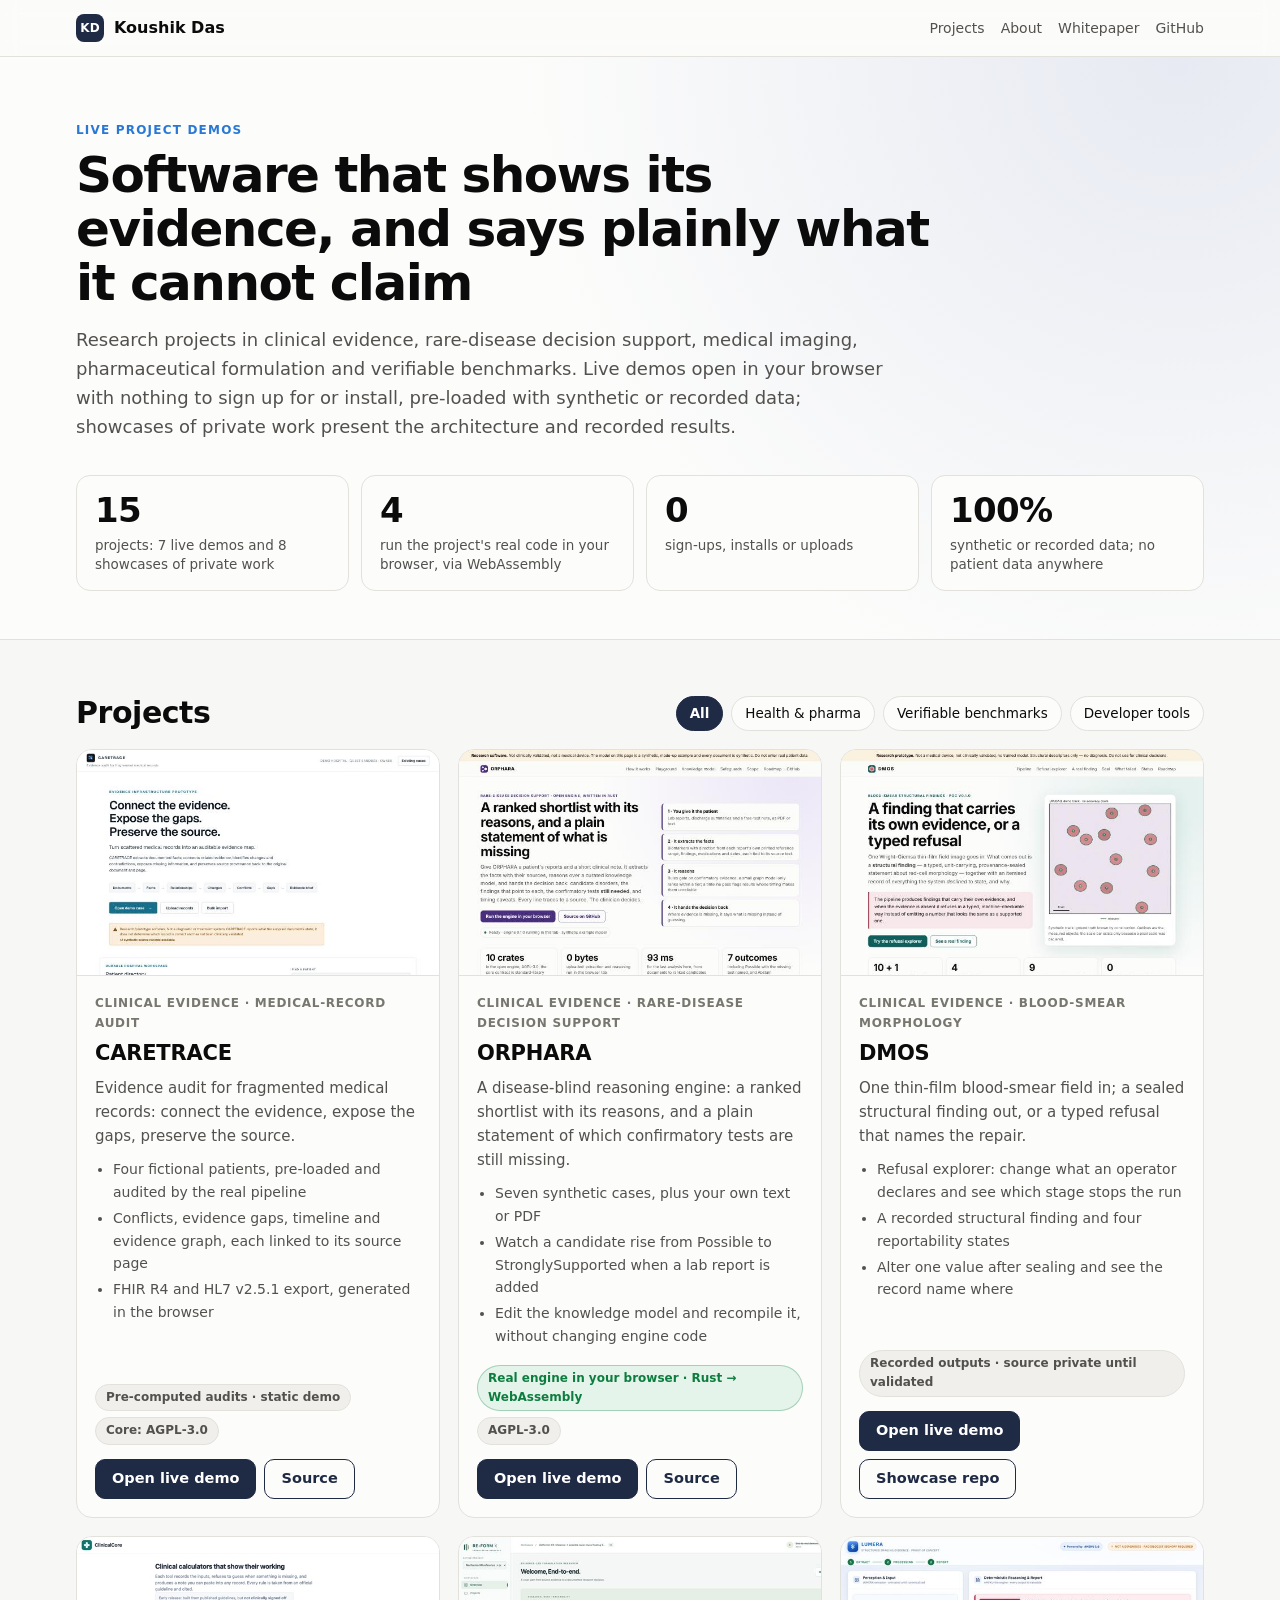
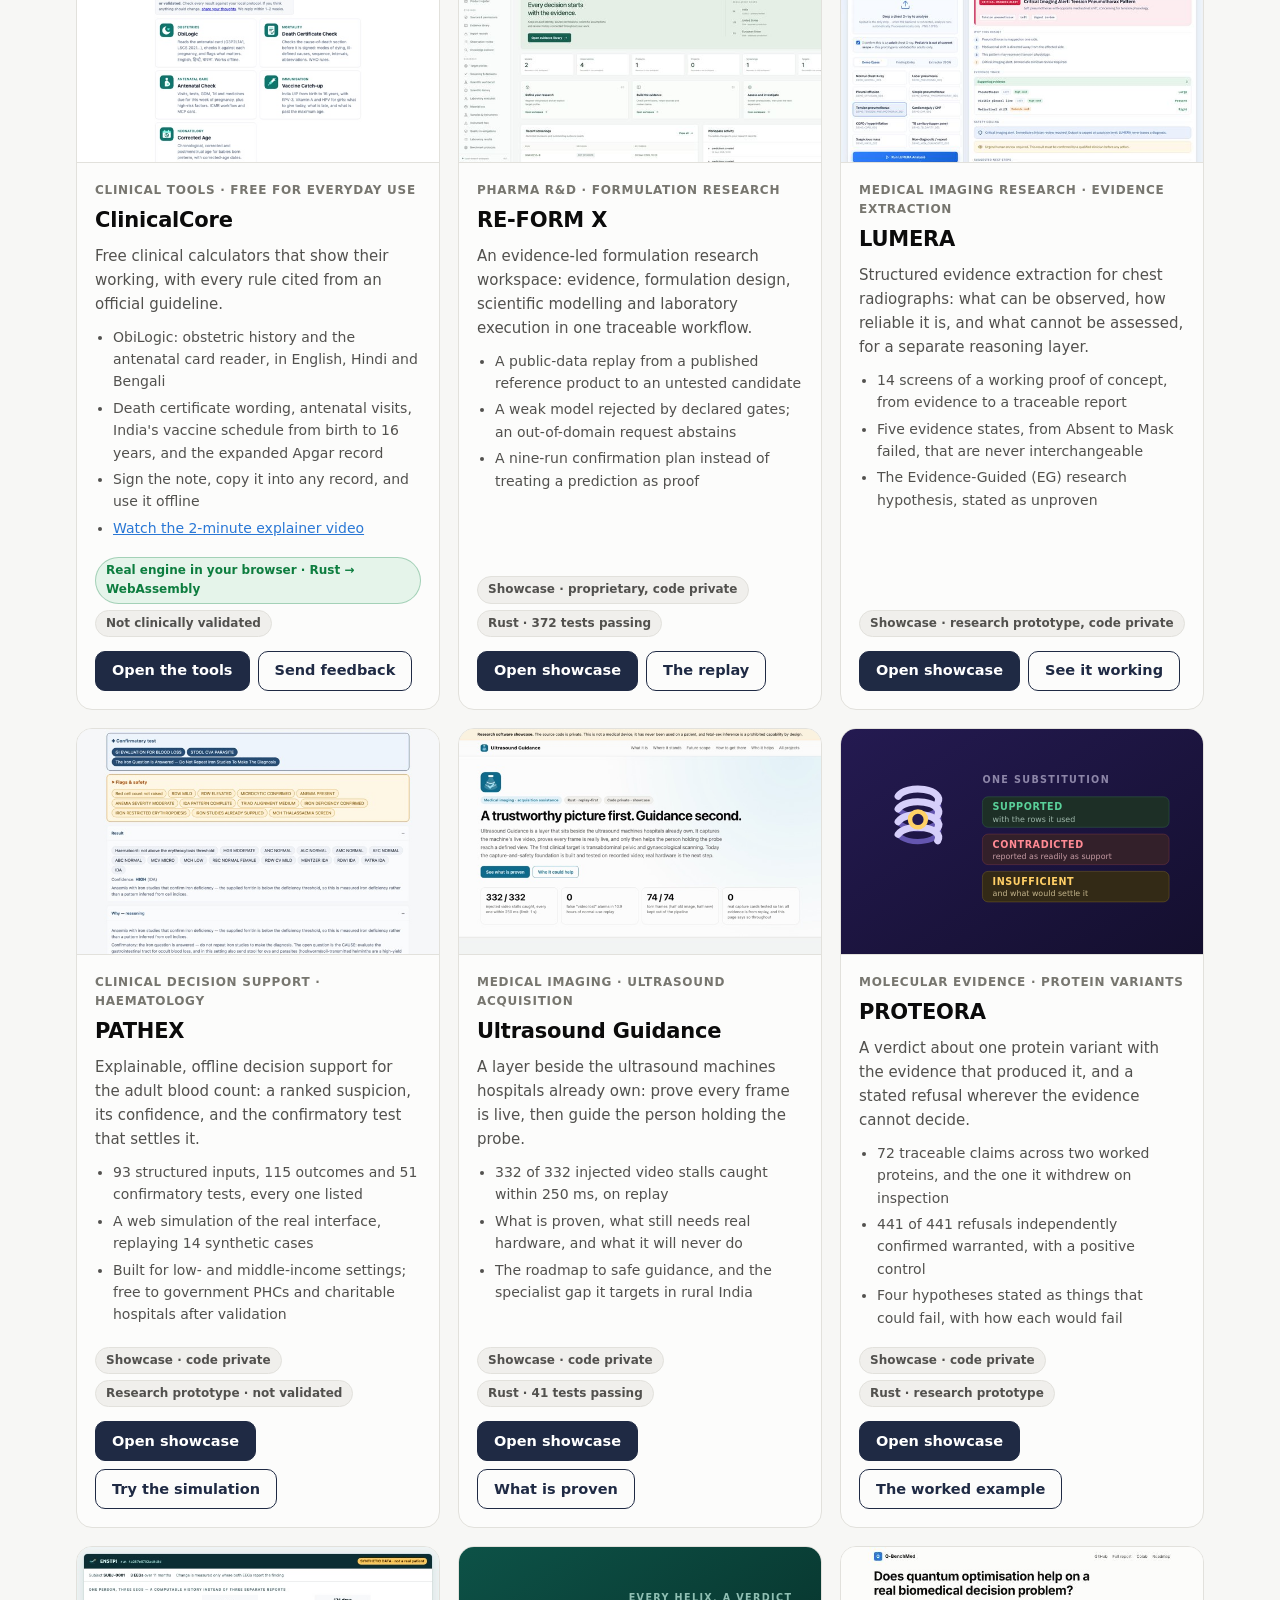
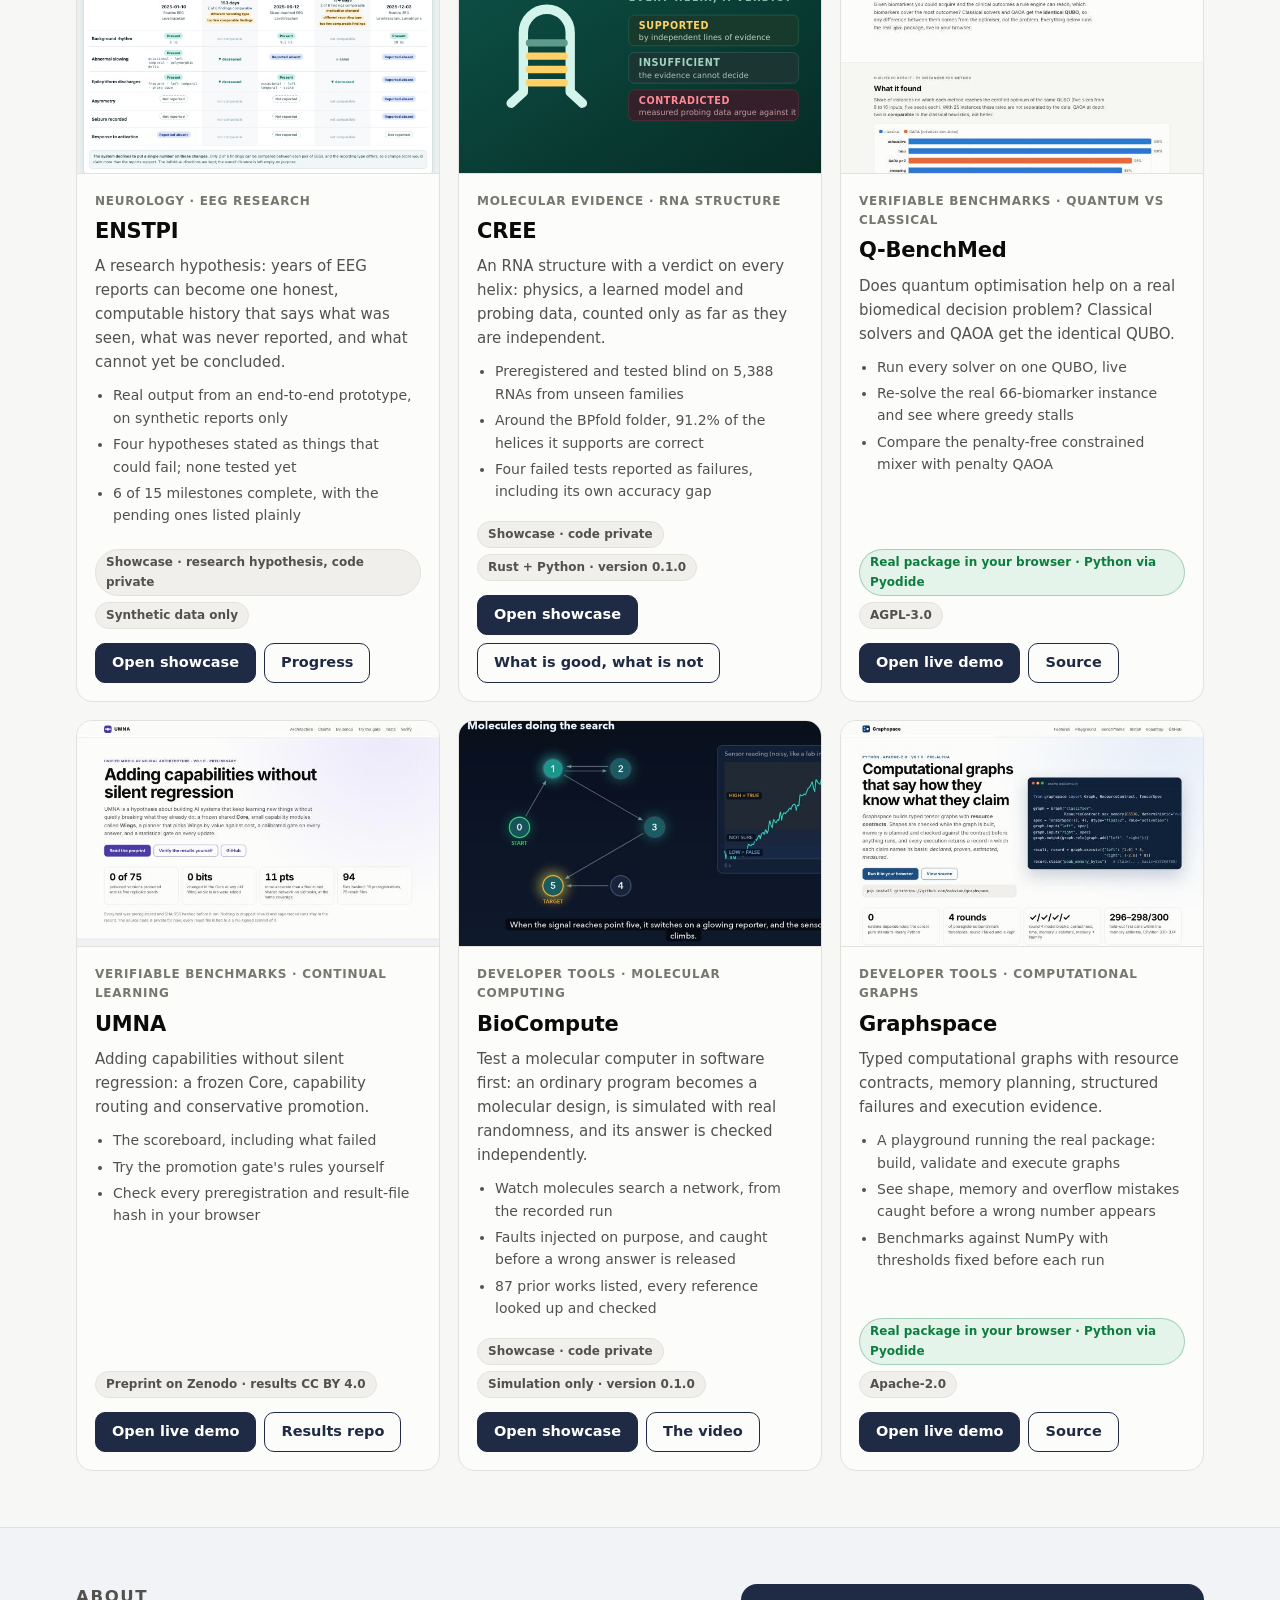
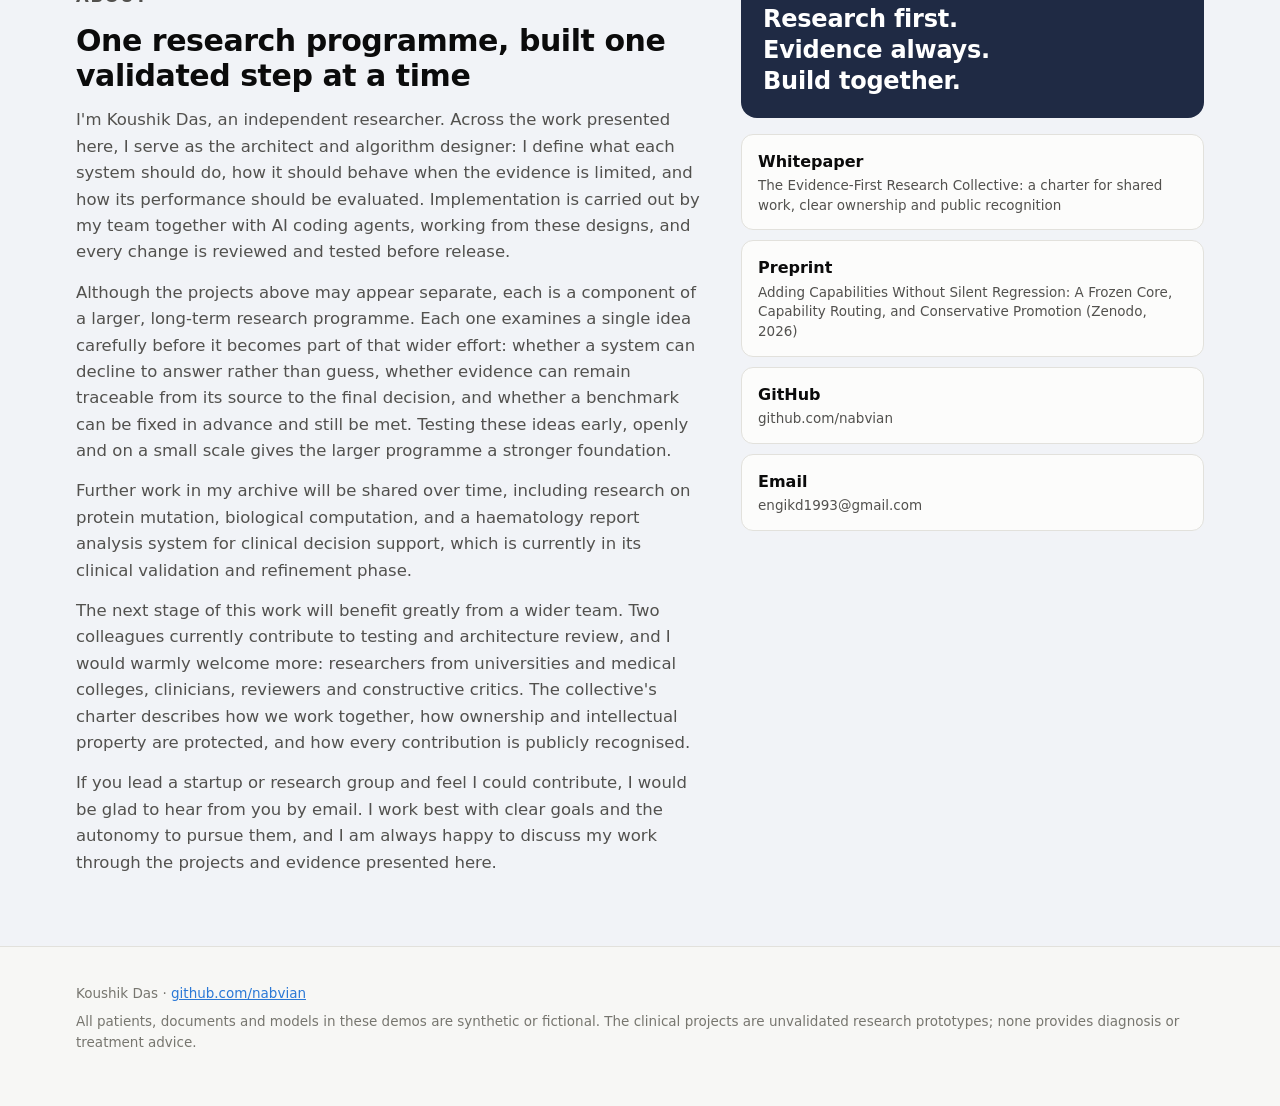
<file: index.html>
<!doctype html>
<html lang="en">
<head>
<meta charset="utf-8">
<meta name="viewport" content="width=device-width, initial-scale=1">
<title>Koushik Das — live project demos</title>
<meta name="description" content="Research projects in clinical evidence, rare-disease decision support and verifiable benchmarks. Every demo runs in your browser with no sign-up and no install.">
<meta property="og:title" content="Koushik Das — live project demos">
<meta property="og:description" content="ClinicalCore, CARETRACE, ORPHARA, DMOS, Q-BenchMed, UMNA and Graphspace. Every demo runs in your browser: no sign-up, no install.">
<meta property="og:image" content="https://nabvian.github.io/img/orphara-engine-light.jpg">
<link rel="icon" href="data:image/svg+xml,%3Csvg xmlns='http://www.w3.org/2000/svg' viewBox='0 0 32 32'%3E%3Crect width='32' height='32' rx='8' fill='%231f2a44'/%3E%3Ctext x='16' y='21.5' font-family='Arial' font-size='14' font-weight='700' text-anchor='middle' fill='white'%3EKD%3C/text%3E%3C/svg%3E">
<link rel="stylesheet" href="style.css">
</head>
<body>
<a class="skip" href="#projects">Skip to the projects</a>
<header class="topbar">
  <div class="wrap topbar-inner">
    <a class="brand" href="#top"><i aria-hidden="true">KD</i>Koushik Das</a>
    <nav aria-label="Sections">
      <a href="#projects">Projects</a>
      <a href="#about">About</a>
      <a href="whitepaper/">Whitepaper</a>
      <a href="https://github.com/nabvian">GitHub</a>
    </nav>
  </div>
</header>

<main>
<section class="hero" id="top">
  <div class="wrap">
    <p class="eyebrow">Live project demos</p>
    <h1>Software that shows its evidence, and says plainly what it cannot claim</h1>
    <p class="lede">Research projects in clinical evidence, rare-disease decision support, medical imaging, pharmaceutical formulation and verifiable benchmarks. Live demos open in your browser with nothing to sign up for or install, pre-loaded with synthetic or recorded data; showcases of private work present the architecture and recorded results.</p>
    <div class="stats">
      <div class="stat"><strong>15</strong><span>projects: 7 live demos and 8 showcases of private work</span></div>
      <div class="stat"><strong>4</strong><span>run the project's real code in your browser, via WebAssembly</span></div>
      <div class="stat"><strong>0</strong><span>sign-ups, installs or uploads</span></div>
      <div class="stat"><strong>100%</strong><span>synthetic or recorded data; no patient data anywhere</span></div>
    </div>
  </div>
</section>

<section id="projects">
  <div class="wrap">
    <div class="projects-head">
      <h2>Projects</h2>
      <div class="filters" role="group" aria-label="Filter projects">
        <button type="button" aria-pressed="true" data-filter="all">All</button>
        <button type="button" aria-pressed="false" data-filter="clinical">Health &amp; pharma</button>
        <button type="button" aria-pressed="false" data-filter="benchmarks">Verifiable benchmarks</button>
        <button type="button" aria-pressed="false" data-filter="tools">Developer tools</button>
      </div>
    </div>

    <div class="grid">
      <article class="project" data-cat="clinical">
        <a class="thumb" href="https://nabvian.github.io/caretrace-demo/" tabindex="-1" aria-hidden="true"><picture><source srcset="img/caretrace-demo-dark.jpg" media="(prefers-color-scheme: dark)"><img src="img/caretrace-demo-light.jpg" alt="" width="640" height="400" loading="lazy"></picture></a>
        <div class="body">
          <p class="kicker">Clinical evidence · medical-record audit</p>
          <h3>CARETRACE</h3>
          <p class="pitch">Evidence audit for fragmented medical records: connect the evidence, expose the gaps, preserve the source.</p>
          <ul class="try">
            <li>Four fictional patients, pre-loaded and audited by the real pipeline</li>
            <li>Conflicts, evidence gaps, timeline and evidence graph, each linked to its source page</li>
            <li>FHIR R4 and HL7 v2.5.1 export, generated in the browser</li>
          </ul>
          <p class="runs"><span class="pill">Pre-computed audits · static demo</span><span class="pill">Core: AGPL-3.0</span></p>
          <div class="actions"><a class="button" href="https://nabvian.github.io/caretrace-demo/">Open live demo</a><a class="button ghost" href="https://github.com/nabvian/caretrace-core">Source</a></div>
        </div>
      </article>

      <article class="project" data-cat="clinical">
        <a class="thumb" href="https://nabvian.github.io/orphara-engine/" tabindex="-1" aria-hidden="true"><picture><source srcset="img/orphara-engine-dark.jpg" media="(prefers-color-scheme: dark)"><img src="img/orphara-engine-light.jpg" alt="" width="640" height="400" loading="lazy"></picture></a>
        <div class="body">
          <p class="kicker">Clinical evidence · rare-disease decision support</p>
          <h3>ORPHARA</h3>
          <p class="pitch">A disease-blind reasoning engine: a ranked shortlist with its reasons, and a plain statement of which confirmatory tests are still missing.</p>
          <ul class="try">
            <li>Seven synthetic cases, plus your own text or PDF</li>
            <li>Watch a candidate rise from Possible to StronglySupported when a lab report is added</li>
            <li>Edit the knowledge model and recompile it, without changing engine code</li>
          </ul>
          <p class="runs"><span class="pill live">Real engine in your browser · Rust → WebAssembly</span><span class="pill">AGPL-3.0</span></p>
          <div class="actions"><a class="button" href="https://nabvian.github.io/orphara-engine/">Open live demo</a><a class="button ghost" href="https://github.com/nabvian/orphara-engine">Source</a></div>
        </div>
      </article>

      <article class="project" data-cat="clinical">
        <a class="thumb" href="https://nabvian.github.io/dmos-demo/" tabindex="-1" aria-hidden="true"><picture><source srcset="img/dmos-demo-dark.jpg" media="(prefers-color-scheme: dark)"><img src="img/dmos-demo-light.jpg" alt="" width="640" height="400" loading="lazy"></picture></a>
        <div class="body">
          <p class="kicker">Clinical evidence · blood-smear morphology</p>
          <h3>DMOS</h3>
          <p class="pitch">One thin-film blood-smear field in; a sealed structural finding out, or a typed refusal that names the repair.</p>
          <ul class="try">
            <li>Refusal explorer: change what an operator declares and see which stage stops the run</li>
            <li>A recorded structural finding and four reportability states</li>
            <li>Alter one value after sealing and see the record name where</li>
          </ul>
          <p class="runs"><span class="pill">Recorded outputs · source private until validated</span></p>
          <div class="actions"><a class="button" href="https://nabvian.github.io/dmos-demo/">Open live demo</a><a class="button ghost" href="https://github.com/nabvian/dmos-demo">Showcase repo</a></div>
        </div>
      </article>

      <article class="project" data-cat="clinical">
        <a class="thumb" href="https://nabvian.github.io/clinicalcore/" tabindex="-1" aria-hidden="true"><img src="img/clinicalcore-light.jpg" alt="" width="640" height="400" loading="lazy"></a>
        <div class="body">
          <p class="kicker">Clinical tools · free for everyday use</p>
          <h3>ClinicalCore</h3>
          <p class="pitch">Free clinical calculators that show their working, with every rule cited from an official guideline.</p>
          <ul class="try">
            <li>ObiLogic: obstetric history and the antenatal card reader, in English, Hindi and Bengali</li>
            <li>Death certificate wording, antenatal visits, India's vaccine schedule from birth to 16 years, and the expanded Apgar record</li>
            <li>Sign the note, copy it into any record, and use it offline</li>
            <li><a href="https://nabvian.github.io/clinicalcore/#video">Watch the 2-minute explainer video</a></li>
          </ul>
          <p class="runs"><span class="pill live">Real engine in your browser · Rust → WebAssembly</span><span class="pill">Not clinically validated</span></p>
          <div class="actions"><a class="button" href="https://nabvian.github.io/clinicalcore/">Open the tools</a><a class="button ghost" href="https://github.com/nabvian/clinicalcore/issues/new?template=feedback.md">Send feedback</a></div>
        </div>
      </article>

      <article class="project" data-cat="clinical">
        <a class="thumb" href="projects/reform-x/" tabindex="-1" aria-hidden="true"><img src="img/reform-x-light.jpg" alt="" width="640" height="400" loading="lazy"></a>
        <div class="body">
          <p class="kicker">Pharma R&amp;D · formulation research</p>
          <h3>RE-FORM X</h3>
          <p class="pitch">An evidence-led formulation research workspace: evidence, formulation design, scientific modelling and laboratory execution in one traceable workflow.</p>
          <ul class="try">
            <li>A public-data replay from a published reference product to an untested candidate</li>
            <li>A weak model rejected by declared gates; an out-of-domain request abstains</li>
            <li>A nine-run confirmation plan instead of treating a prediction as proof</li>
          </ul>
          <p class="runs"><span class="pill">Showcase · proprietary, code private</span><span class="pill">Rust · 372 tests passing</span></p>
          <div class="actions"><a class="button" href="projects/reform-x/">Open showcase</a><a class="button ghost" href="projects/reform-x/#replay">The replay</a></div>
        </div>
      </article>

      <article class="project" data-cat="clinical">
        <a class="thumb" href="projects/lumera/" tabindex="-1" aria-hidden="true"><picture><source srcset="img/lumera-dark.jpg" media="(prefers-color-scheme: dark)"><img src="img/lumera-light.jpg" alt="" width="640" height="400" loading="lazy"></picture></a>
        <div class="body">
          <p class="kicker">Medical imaging research · evidence extraction</p>
          <h3>LUMERA</h3>
          <p class="pitch">Structured evidence extraction for chest radiographs: what can be observed, how reliable it is, and what cannot be assessed, for a separate reasoning layer.</p>
          <ul class="try">
            <li>14 screens of a working proof of concept, from evidence to a traceable report</li>
            <li>Five evidence states, from Absent to Mask failed, that are never interchangeable</li>
            <li>The Evidence-Guided (EG) research hypothesis, stated as unproven</li>
          </ul>
          <p class="runs"><span class="pill">Showcase · research prototype, code private</span></p>
          <div class="actions"><a class="button" href="projects/lumera/">Open showcase</a><a class="button ghost" href="projects/lumera/#poc">See it working</a></div>
        </div>
      </article>

      <article class="project" data-cat="clinical">
        <a class="thumb" href="projects/pathex/" tabindex="-1" aria-hidden="true"><img src="img/pathex-light.jpg" alt="" width="640" height="400" loading="lazy"></a>
        <div class="body">
          <p class="kicker">Clinical decision support · haematology</p>
          <h3>PATHEX</h3>
          <p class="pitch">Explainable, offline decision support for the adult blood count: a ranked suspicion, its confidence, and the confirmatory test that settles it.</p>
          <ul class="try">
            <li>93 structured inputs, 115 outcomes and 51 confirmatory tests, every one listed</li>
            <li>A web simulation of the real interface, replaying 14 synthetic cases</li>
            <li>Built for low- and middle-income settings; free to government PHCs and charitable hospitals after validation</li>
          </ul>
          <p class="runs"><span class="pill">Showcase · code private</span><span class="pill">Research prototype · not validated</span></p>
          <div class="actions"><a class="button" href="projects/pathex/">Open showcase</a><a class="button ghost" href="projects/pathex/demo/">Try the simulation</a></div>
        </div>
      </article>

      <article class="project" data-cat="clinical">
        <a class="thumb" href="projects/ultrasound-guidance/" tabindex="-1" aria-hidden="true"><picture><source srcset="img/ultrasound-guidance-dark.jpg" media="(prefers-color-scheme: dark)"><img src="img/ultrasound-guidance-light.jpg" alt="" width="640" height="400" loading="lazy"></picture></a>
        <div class="body">
          <p class="kicker">Medical imaging · ultrasound acquisition</p>
          <h3>Ultrasound Guidance</h3>
          <p class="pitch">A layer beside the ultrasound machines hospitals already own: prove every frame is live, then guide the person holding the probe.</p>
          <ul class="try">
            <li>332 of 332 injected video stalls caught within 250 ms, on replay</li>
            <li>What is proven, what still needs real hardware, and what it will never do</li>
            <li>The roadmap to safe guidance, and the specialist gap it targets in rural India</li>
          </ul>
          <p class="runs"><span class="pill">Showcase · code private</span><span class="pill">Rust · 41 tests passing</span></p>
          <div class="actions"><a class="button" href="projects/ultrasound-guidance/">Open showcase</a><a class="button ghost" href="projects/ultrasound-guidance/#status">What is proven</a></div>
        </div>
      </article>

      <article class="project" data-cat="clinical">
        <a class="thumb" href="projects/proteora/" tabindex="-1" aria-hidden="true"><img src="img/proteora.svg" alt="" width="640" height="400" loading="lazy"></a>
        <div class="body">
          <p class="kicker">Molecular evidence · protein variants</p>
          <h3>PROTEORA</h3>
          <p class="pitch">A verdict about one protein variant with the evidence that produced it, and a stated refusal wherever the evidence cannot decide.</p>
          <ul class="try">
            <li>72 traceable claims across two worked proteins, and the one it withdrew on inspection</li>
            <li>441 of 441 refusals independently confirmed warranted, with a positive control</li>
            <li>Four hypotheses stated as things that could fail, with how each would fail</li>
          </ul>
          <p class="runs"><span class="pill">Showcase · code private</span><span class="pill">Rust · research prototype</span></p>
          <div class="actions"><a class="button" href="projects/proteora/">Open showcase</a><a class="button ghost" href="projects/proteora/#case">The worked example</a></div>
        </div>
      </article>

      <article class="project" data-cat="clinical">
        <a class="thumb" href="projects/enstpi/" tabindex="-1" aria-hidden="true"><img src="img/enstpi-light.jpg" alt="" width="640" height="400" loading="lazy"></a>
        <div class="body">
          <p class="kicker">Neurology · EEG research</p>
          <h3>ENSTPI</h3>
          <p class="pitch">A research hypothesis: years of EEG reports can become one honest, computable history that says what was seen, what was never reported, and what cannot yet be concluded.</p>
          <ul class="try">
            <li>Real output from an end-to-end prototype, on synthetic reports only</li>
            <li>Four hypotheses stated as things that could fail; none tested yet</li>
            <li>6 of 15 milestones complete, with the pending ones listed plainly</li>
          </ul>
          <p class="runs"><span class="pill">Showcase · research hypothesis, code private</span><span class="pill">Synthetic data only</span></p>
          <div class="actions"><a class="button" href="projects/enstpi/">Open showcase</a><a class="button ghost" href="projects/enstpi/#progress">Progress</a></div>
        </div>
      </article>

      <article class="project" data-cat="clinical">
        <a class="thumb" href="projects/cree/" tabindex="-1" aria-hidden="true"><img src="img/cree.svg" alt="" width="640" height="400" loading="lazy"></a>
        <div class="body">
          <p class="kicker">Molecular evidence · RNA structure</p>
          <h3>CREE</h3>
          <p class="pitch">An RNA structure with a verdict on every helix: physics, a learned model and probing data, counted only as far as they are independent.</p>
          <ul class="try">
            <li>Preregistered and tested blind on 5,388 RNAs from unseen families</li>
            <li>Around the BPfold folder, 91.2% of the helices it supports are correct</li>
            <li>Four failed tests reported as failures, including its own accuracy gap</li>
          </ul>
          <p class="runs"><span class="pill">Showcase · code private</span><span class="pill">Rust + Python · version 0.1.0</span></p>
          <div class="actions"><a class="button" href="projects/cree/">Open showcase</a><a class="button ghost" href="projects/cree/#status">What is good, what is not</a></div>
        </div>
      </article>

      <article class="project" data-cat="benchmarks">
        <a class="thumb" href="https://nabvian.github.io/qbenchmed/" tabindex="-1" aria-hidden="true"><picture><source srcset="img/qbenchmed-dark.jpg" media="(prefers-color-scheme: dark)"><img src="img/qbenchmed-light.jpg" alt="" width="640" height="400" loading="lazy"></picture></a>
        <div class="body">
          <p class="kicker">Verifiable benchmarks · quantum vs classical</p>
          <h3>Q-BenchMed</h3>
          <p class="pitch">Does quantum optimisation help on a real biomedical decision problem? Classical solvers and QAOA get the identical QUBO.</p>
          <ul class="try">
            <li>Run every solver on one QUBO, live</li>
            <li>Re-solve the real 66-biomarker instance and see where greedy stalls</li>
            <li>Compare the penalty-free constrained mixer with penalty QAOA</li>
          </ul>
          <p class="runs"><span class="pill live">Real package in your browser · Python via Pyodide</span><span class="pill">AGPL-3.0</span></p>
          <div class="actions"><a class="button" href="https://nabvian.github.io/qbenchmed/">Open live demo</a><a class="button ghost" href="https://github.com/nabvian/qbenchmed">Source</a></div>
        </div>
      </article>

      <article class="project" data-cat="benchmarks">
        <a class="thumb" href="https://nabvian.github.io/umna-benchmarks/" tabindex="-1" aria-hidden="true"><picture><source srcset="img/umna-benchmarks-dark.jpg" media="(prefers-color-scheme: dark)"><img src="img/umna-benchmarks-light.jpg" alt="" width="640" height="400" loading="lazy"></picture></a>
        <div class="body">
          <p class="kicker">Verifiable benchmarks · continual learning</p>
          <h3>UMNA</h3>
          <p class="pitch">Adding capabilities without silent regression: a frozen Core, capability routing and conservative promotion.</p>
          <ul class="try">
            <li>The scoreboard, including what failed</li>
            <li>Try the promotion gate's rules yourself</li>
            <li>Check every preregistration and result-file hash in your browser</li>
          </ul>
          <p class="runs"><span class="pill">Preprint on Zenodo · results CC BY 4.0</span></p>
          <div class="actions"><a class="button" href="https://nabvian.github.io/umna-benchmarks/">Open live demo</a><a class="button ghost" href="https://github.com/nabvian/umna-benchmarks">Results repo</a></div>
        </div>
      </article>

      <article class="project" data-cat="tools">
        <a class="thumb" href="projects/biocompute/" tabindex="-1" aria-hidden="true"><img src="img/biocompute.jpg" alt="" width="640" height="400" loading="lazy"></a>
        <div class="body">
          <p class="kicker">Developer tools · molecular computing</p>
          <h3>BioCompute</h3>
          <p class="pitch">Test a molecular computer in software first: an ordinary program becomes a molecular design, is simulated with real randomness, and its answer is checked independently.</p>
          <ul class="try">
            <li>Watch molecules search a network, from the recorded run</li>
            <li>Faults injected on purpose, and caught before a wrong answer is released</li>
            <li>87 prior works listed, every reference looked up and checked</li>
          </ul>
          <p class="runs"><span class="pill">Showcase · code private</span><span class="pill">Simulation only · version 0.1.0</span></p>
          <div class="actions"><a class="button" href="projects/biocompute/">Open showcase</a><a class="button ghost" href="projects/biocompute/#video">The video</a></div>
        </div>
      </article>

      <article class="project" data-cat="tools">
        <a class="thumb" href="https://nabvian.github.io/graphspace/" tabindex="-1" aria-hidden="true"><picture><source srcset="img/graphspace-dark.jpg" media="(prefers-color-scheme: dark)"><img src="img/graphspace-light.jpg" alt="" width="640" height="400" loading="lazy"></picture></a>
        <div class="body">
          <p class="kicker">Developer tools · computational graphs</p>
          <h3>Graphspace</h3>
          <p class="pitch">Typed computational graphs with resource contracts, memory planning, structured failures and execution evidence.</p>
          <ul class="try">
            <li>A playground running the real package: build, validate and execute graphs</li>
            <li>See shape, memory and overflow mistakes caught before a wrong number appears</li>
            <li>Benchmarks against NumPy with thresholds fixed before each run</li>
          </ul>
          <p class="runs"><span class="pill live">Real package in your browser · Python via Pyodide</span><span class="pill">Apache-2.0</span></p>
          <div class="actions"><a class="button" href="https://nabvian.github.io/graphspace/">Open live demo</a><a class="button ghost" href="https://github.com/nabvian/graphspace">Source</a></div>
        </div>
      </article>
    </div>
  </div>
</section>

<section id="about" class="band">
  <div class="wrap about">
    <div class="about-text">
      <p class="eyebrow">About</p>
      <h2>One research programme, built one validated step at a time</h2>
      <p>I'm Koushik Das, an independent researcher. Across the work presented here, I serve as the architect and algorithm designer: I define what each system should do, how it should behave when the evidence is limited, and how its performance should be evaluated. Implementation is carried out by my team together with AI coding agents, working from these designs, and every change is reviewed and tested before release.</p>
      <p>Although the projects above may appear separate, each is a component of a larger, long-term research programme. Each one examines a single idea carefully before it becomes part of that wider effort: whether a system can decline to answer rather than guess, whether evidence can remain traceable from its source to the final decision, and whether a benchmark can be fixed in advance and still be met. Testing these ideas early, openly and on a small scale gives the larger programme a stronger foundation.</p>
      <p>Further work in my archive will be shared over time, including research on protein mutation, biological computation, and a haematology report analysis system for clinical decision support, which is currently in its clinical validation and refinement phase.</p>
      <p>The next stage of this work will benefit greatly from a wider team. Two colleagues currently contribute to testing and architecture review, and I would warmly welcome more: researchers from universities and medical colleges, clinicians, reviewers and constructive critics. The collective's charter describes how we work together, how ownership and intellectual property are protected, and how every contribution is publicly recognised.</p>
      <p>If you lead a startup or research group and feel I could contribute, I would be glad to hear from you by email. I work best with clear goals and the autonomy to pursue them, and I am always happy to discuss my work through the projects and evidence presented here.</p>
    </div>
    <div class="about-side">
      <blockquote class="motto">Research first.<br>Evidence always.<br>Build together.</blockquote>
      <div class="links">
        <a class="link-card" href="whitepaper/"><b>Whitepaper</b><span>The Evidence-First Research Collective: a charter for shared work, clear ownership and public recognition</span></a>
        <a class="link-card" href="https://doi.org/10.5281/zenodo.23097652"><b>Preprint</b><span>Adding Capabilities Without Silent Regression: A Frozen Core, Capability Routing, and Conservative Promotion (Zenodo, 2026)</span></a>
        <a class="link-card" href="https://github.com/nabvian"><b>GitHub</b><span>github.com/nabvian</span></a>
        <a class="link-card" href="mailto:engikd1993@gmail.com"><b>Email</b><span>engikd1993@gmail.com</span></a>
      </div>
    </div>
  </div>
</section>
</main>

<footer class="footer">
  <div class="wrap">
    <p>Koushik Das · <a href="https://github.com/nabvian">github.com/nabvian</a></p>
    <p>All patients, documents and models in these demos are synthetic or fictional. The clinical projects are unvalidated research prototypes; none provides diagnosis or treatment advice.</p>
  </div>
</footer>
<script>
  const buttons = document.querySelectorAll(".filters button");
  buttons.forEach((b) => b.addEventListener("click", () => {
    buttons.forEach((x) => x.setAttribute("aria-pressed", String(x === b)));
    document.querySelectorAll(".project").forEach((p) => { p.hidden = b.dataset.filter !== "all" && p.dataset.cat !== b.dataset.filter; });
  }));
</script>
</body>
</html>
</file>
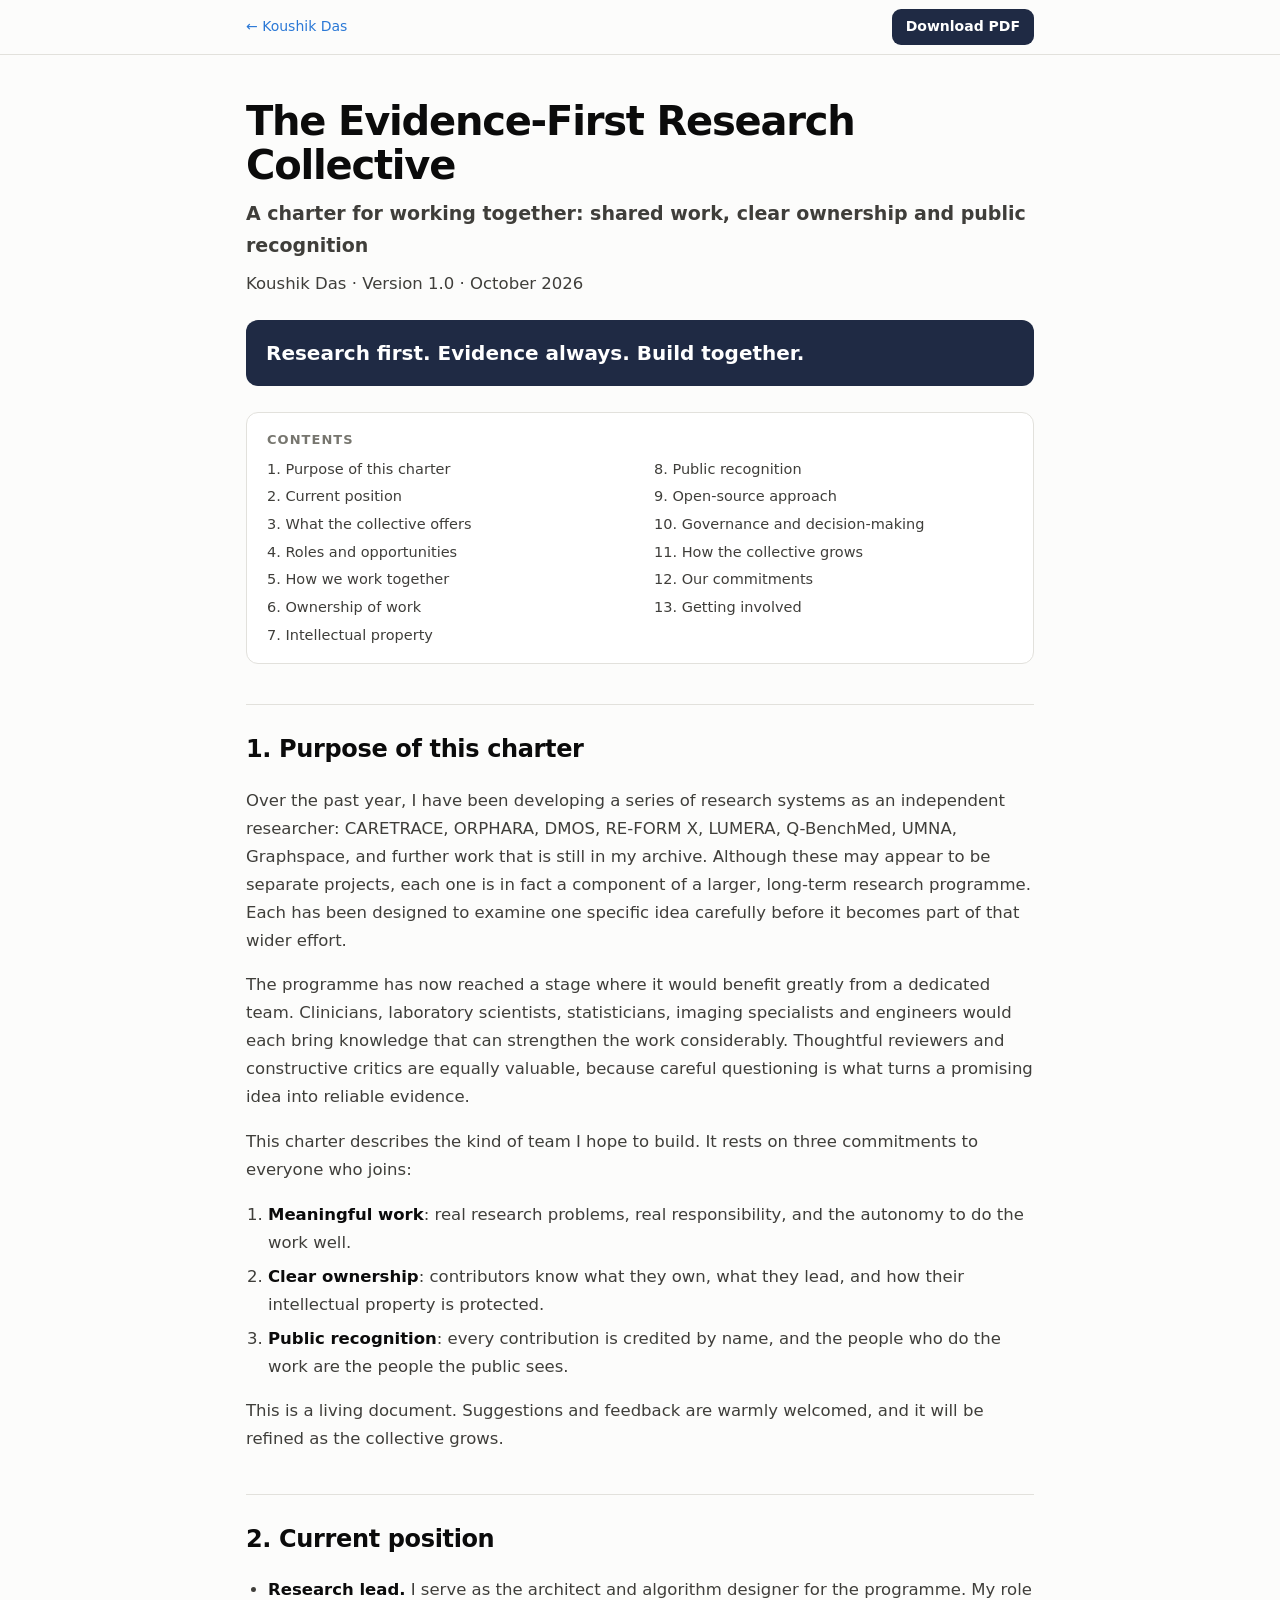
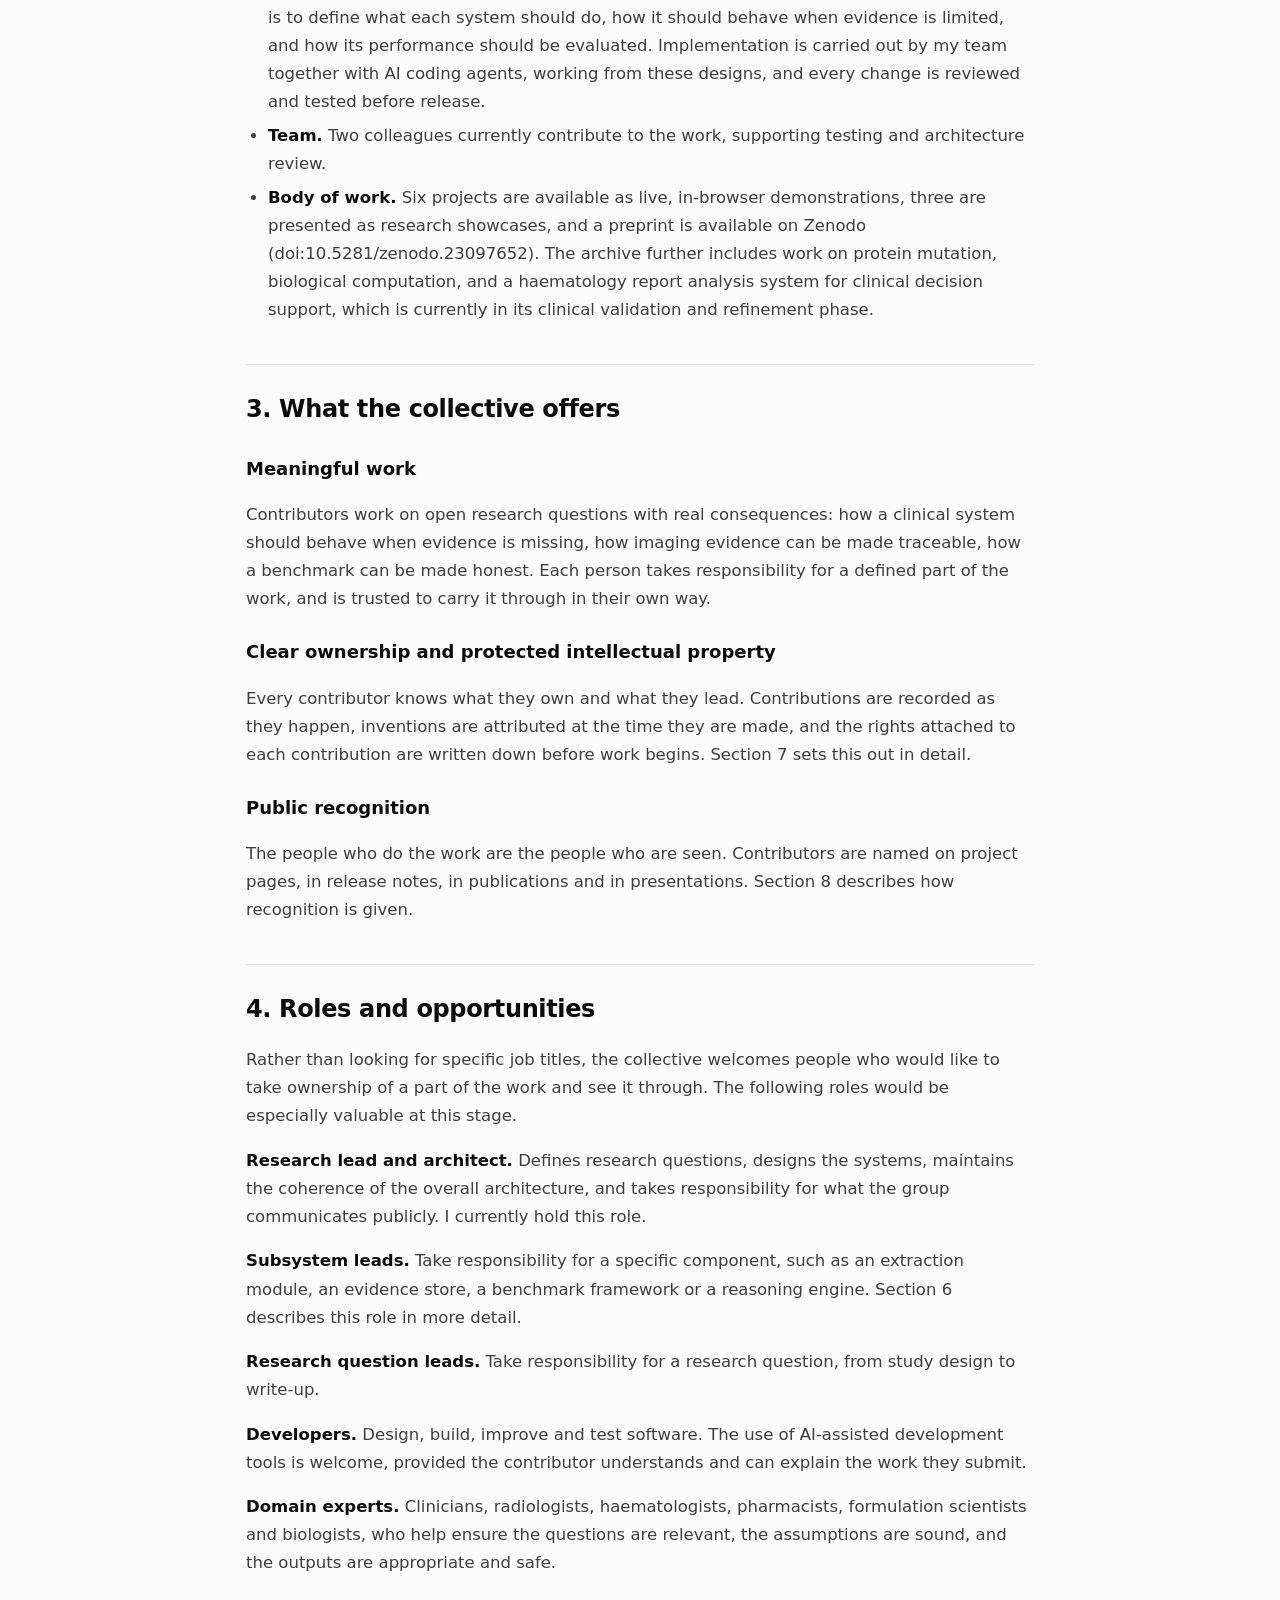
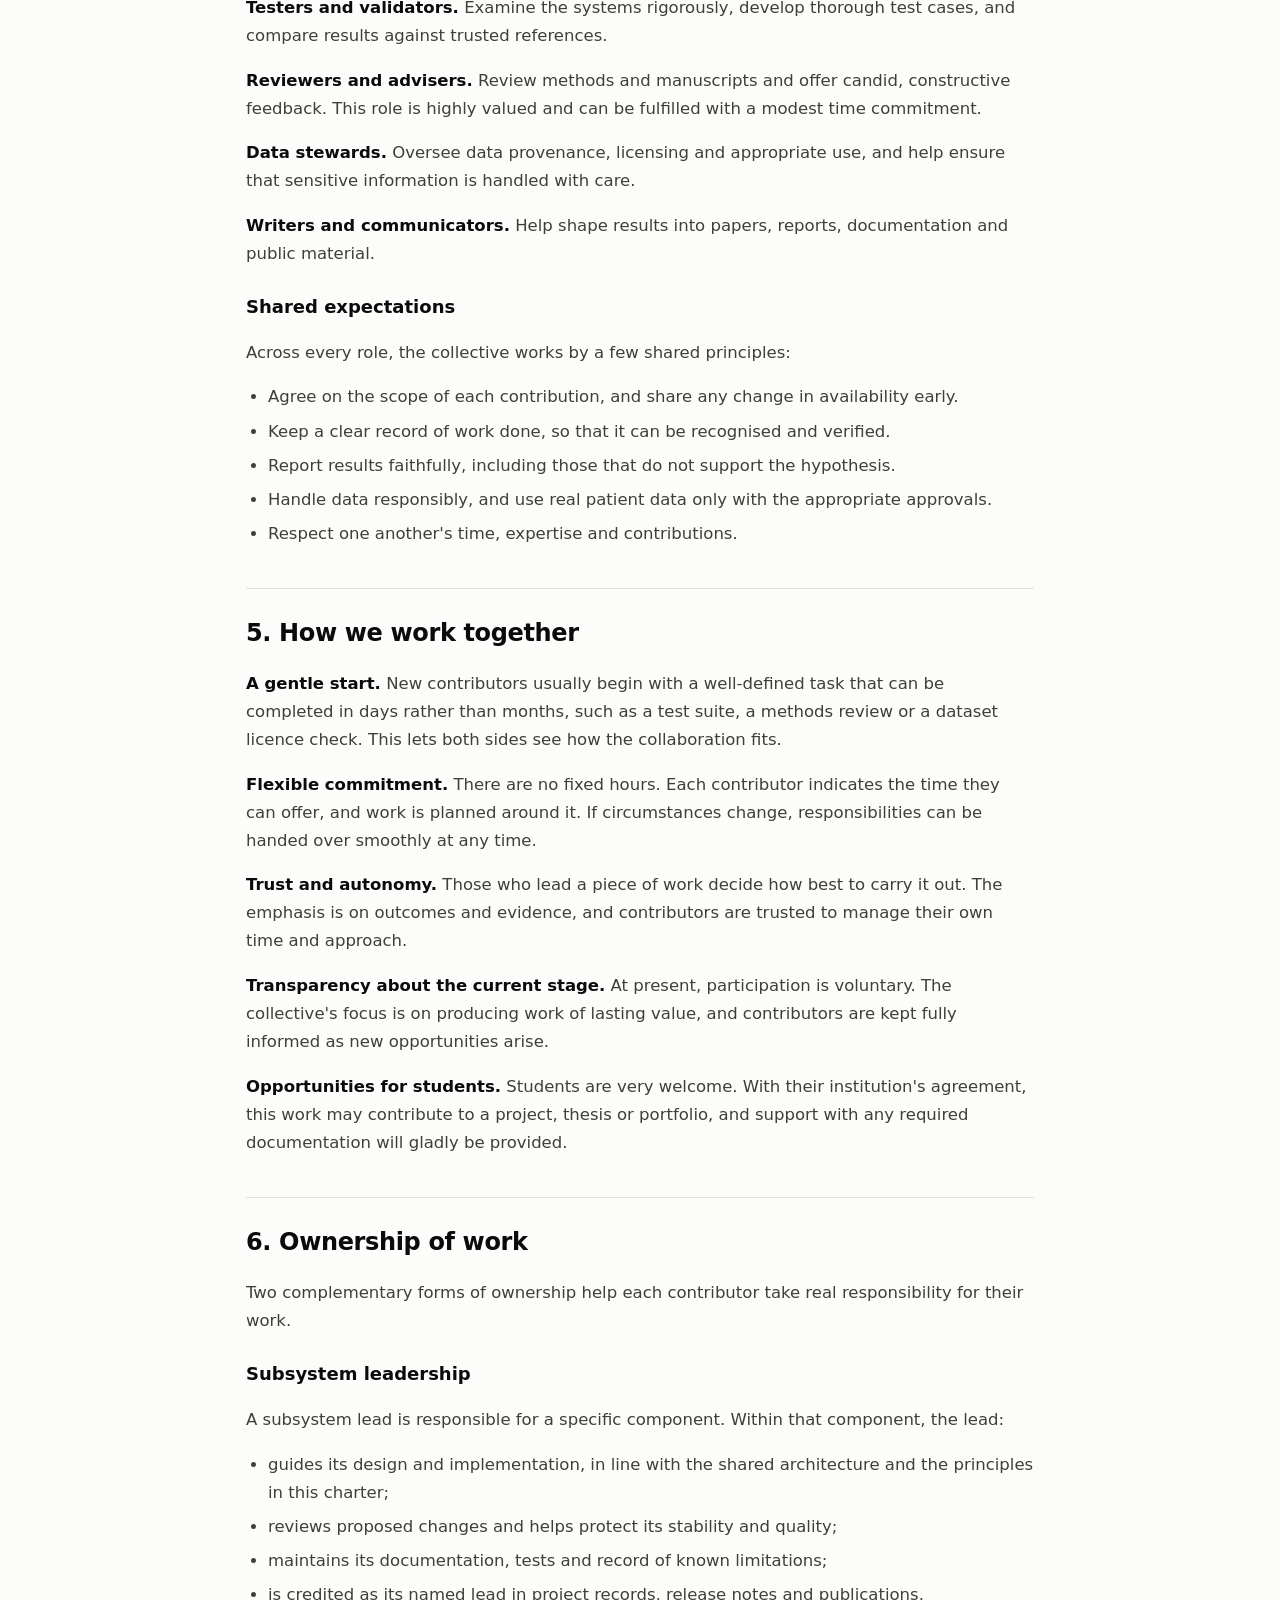
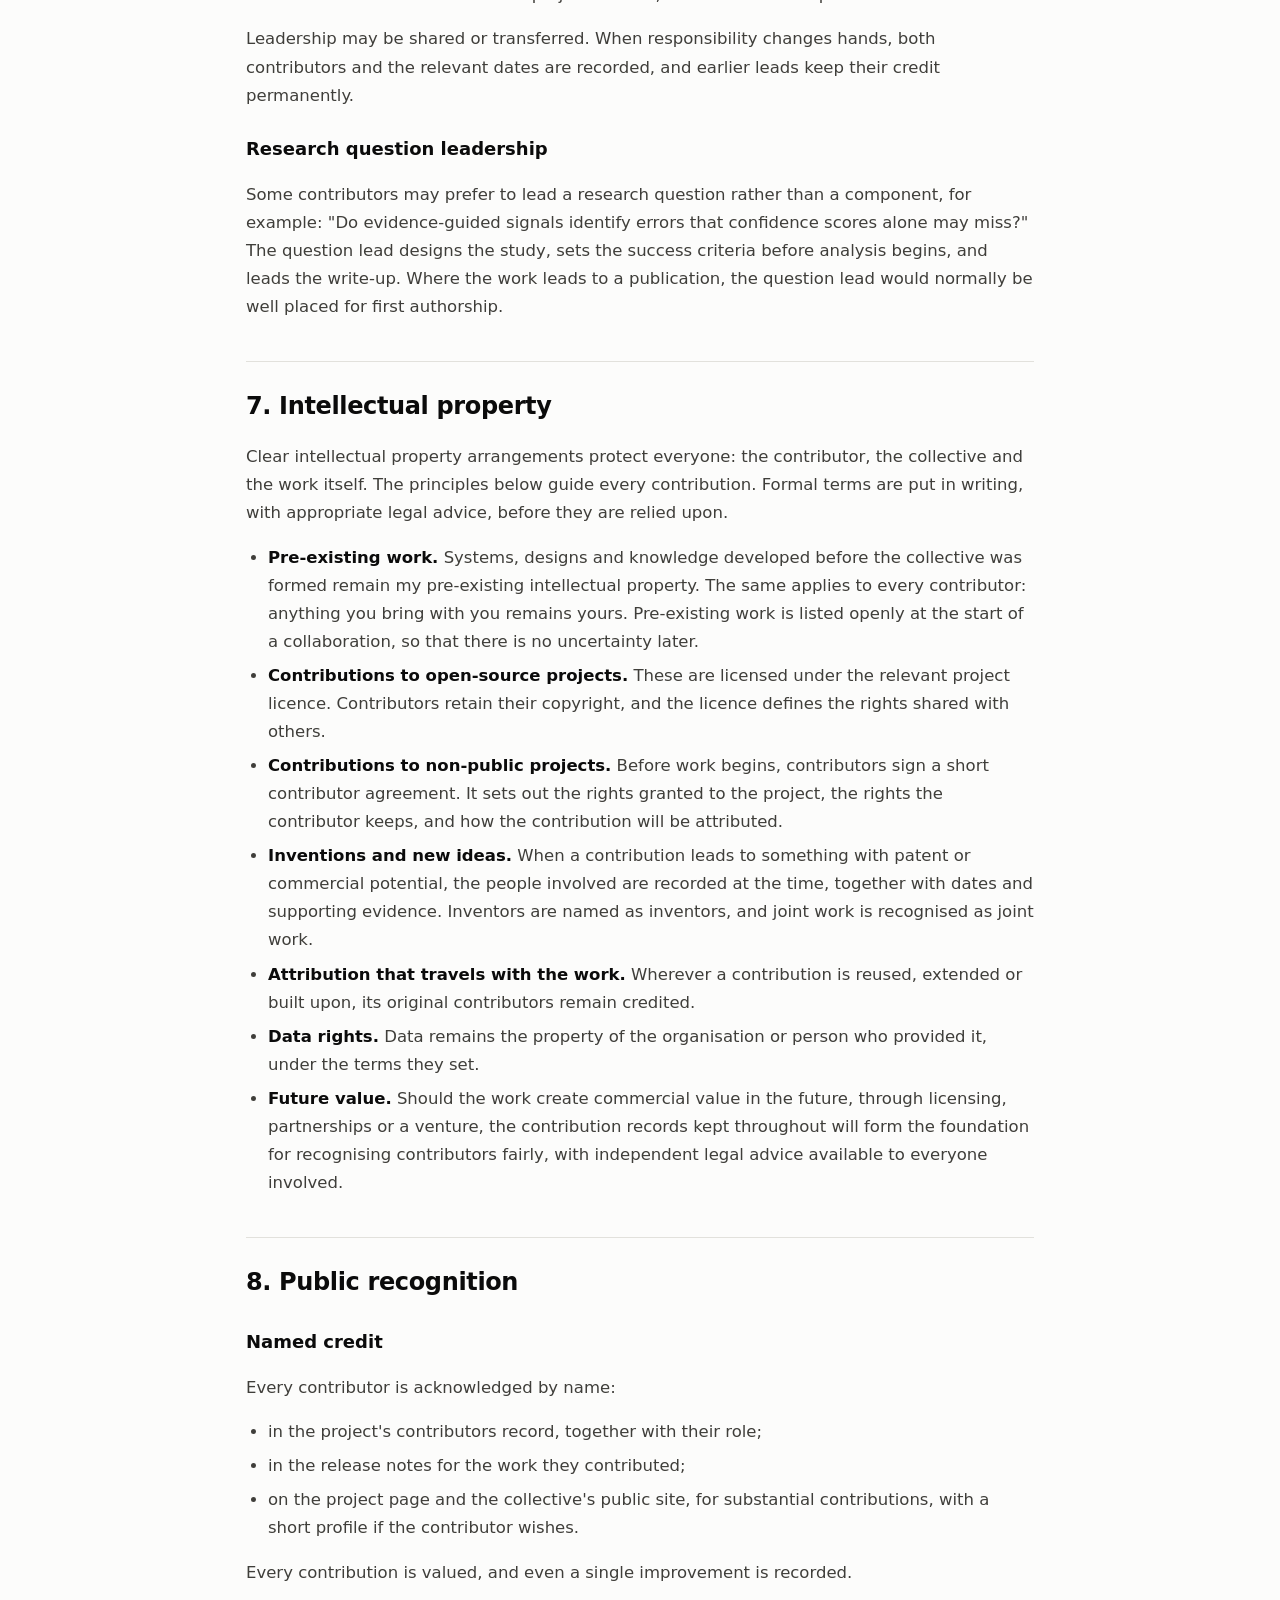
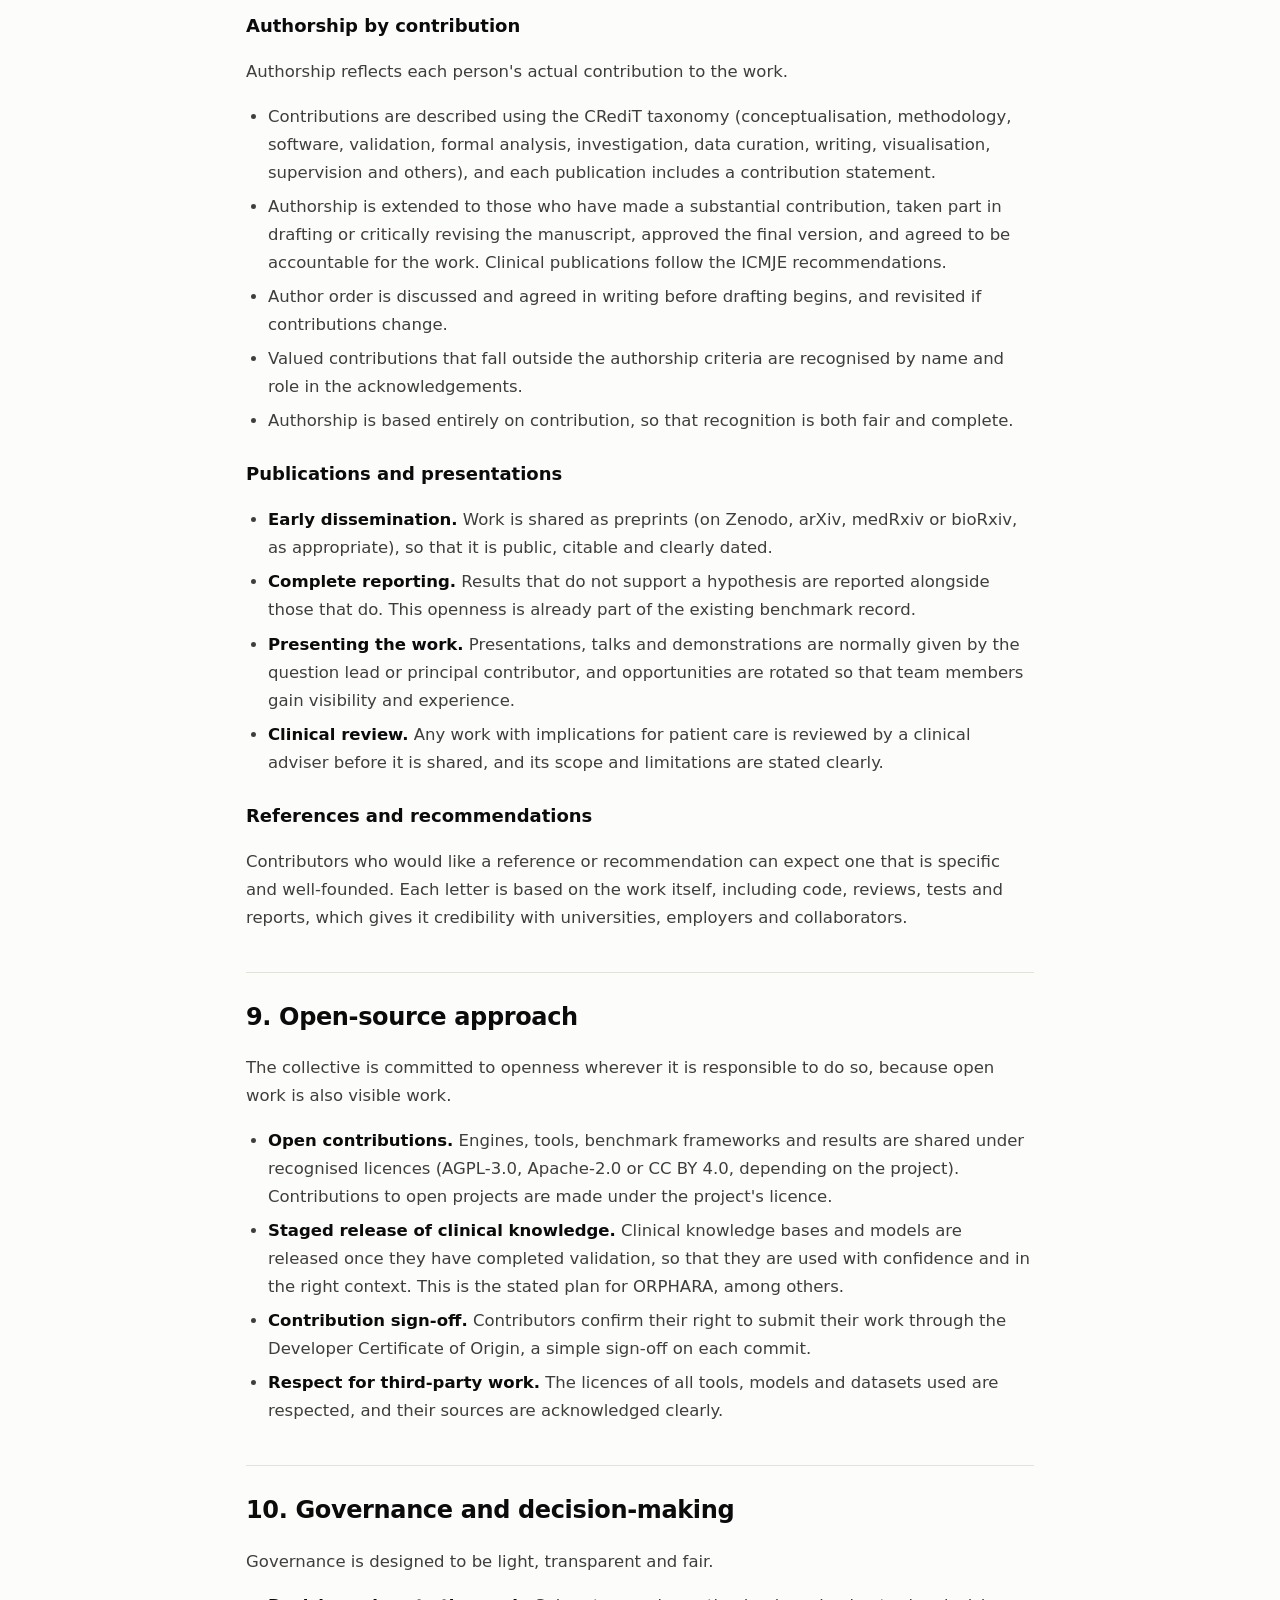
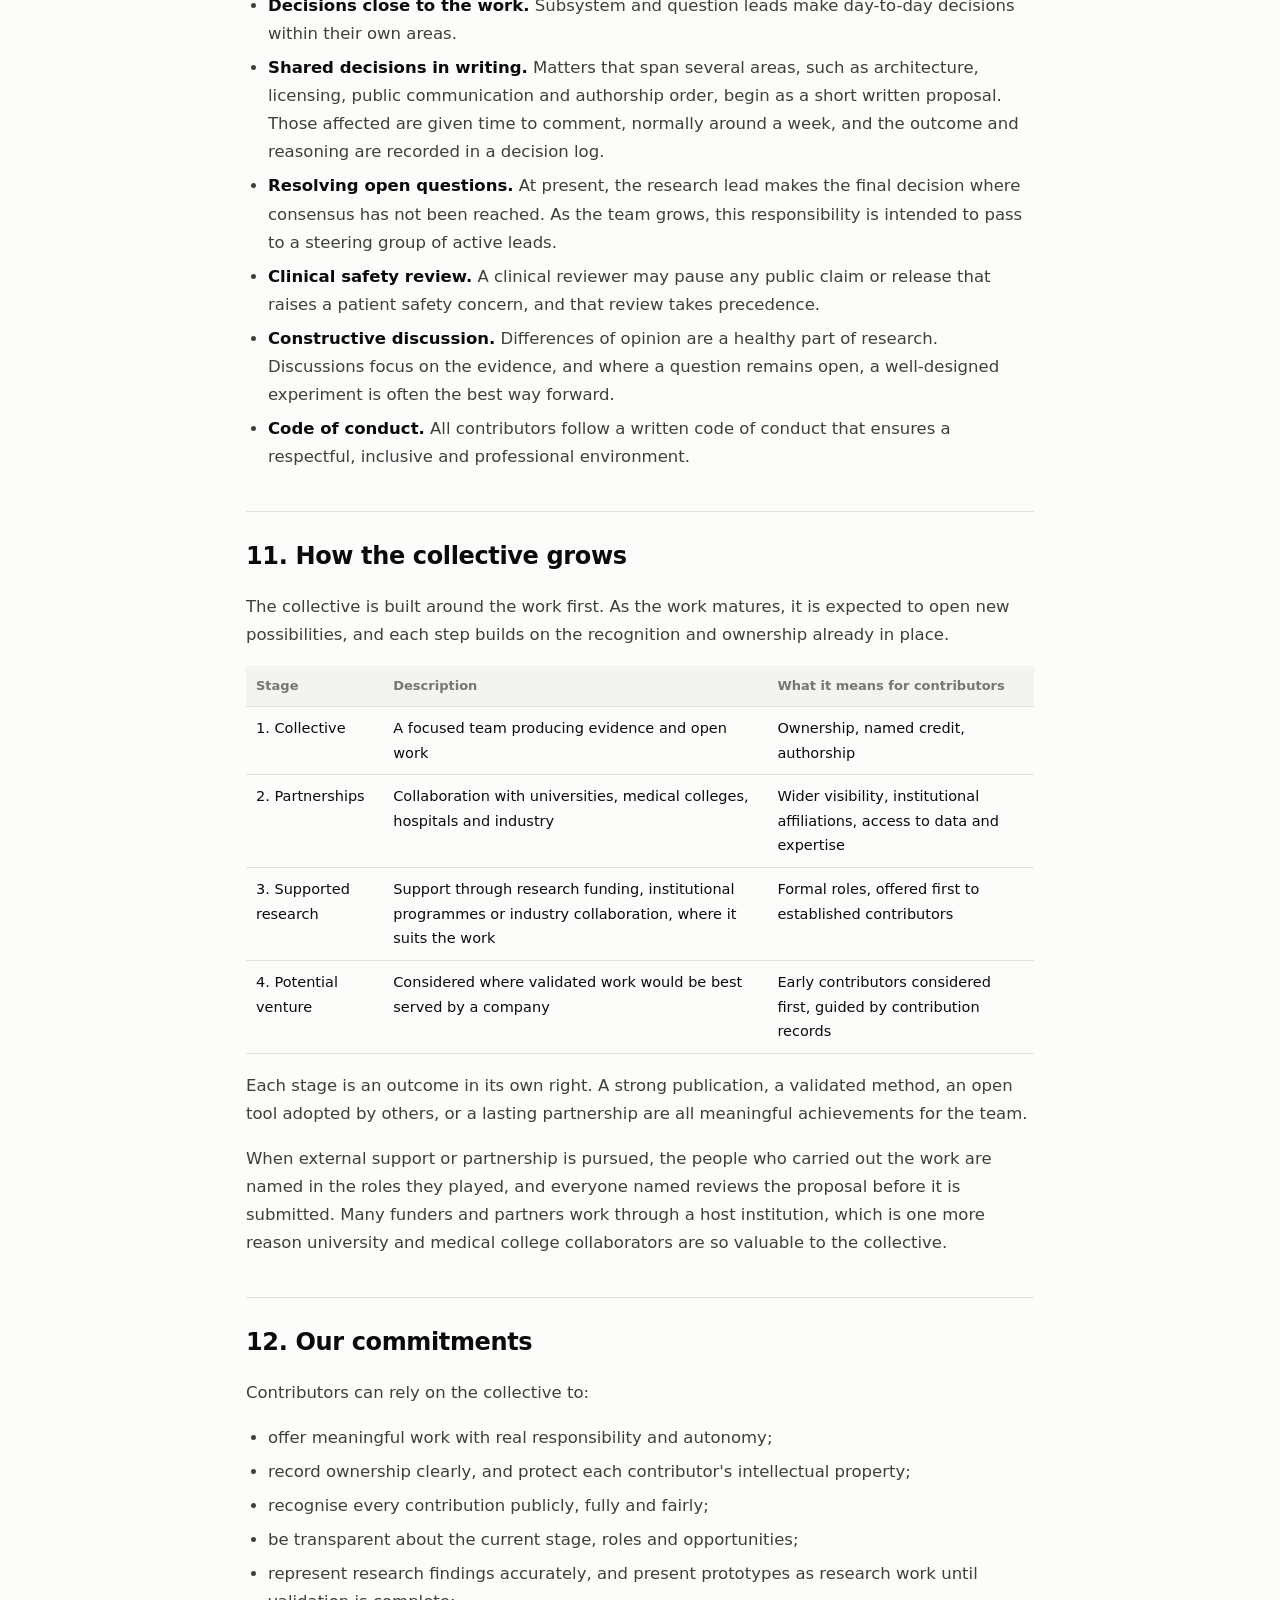
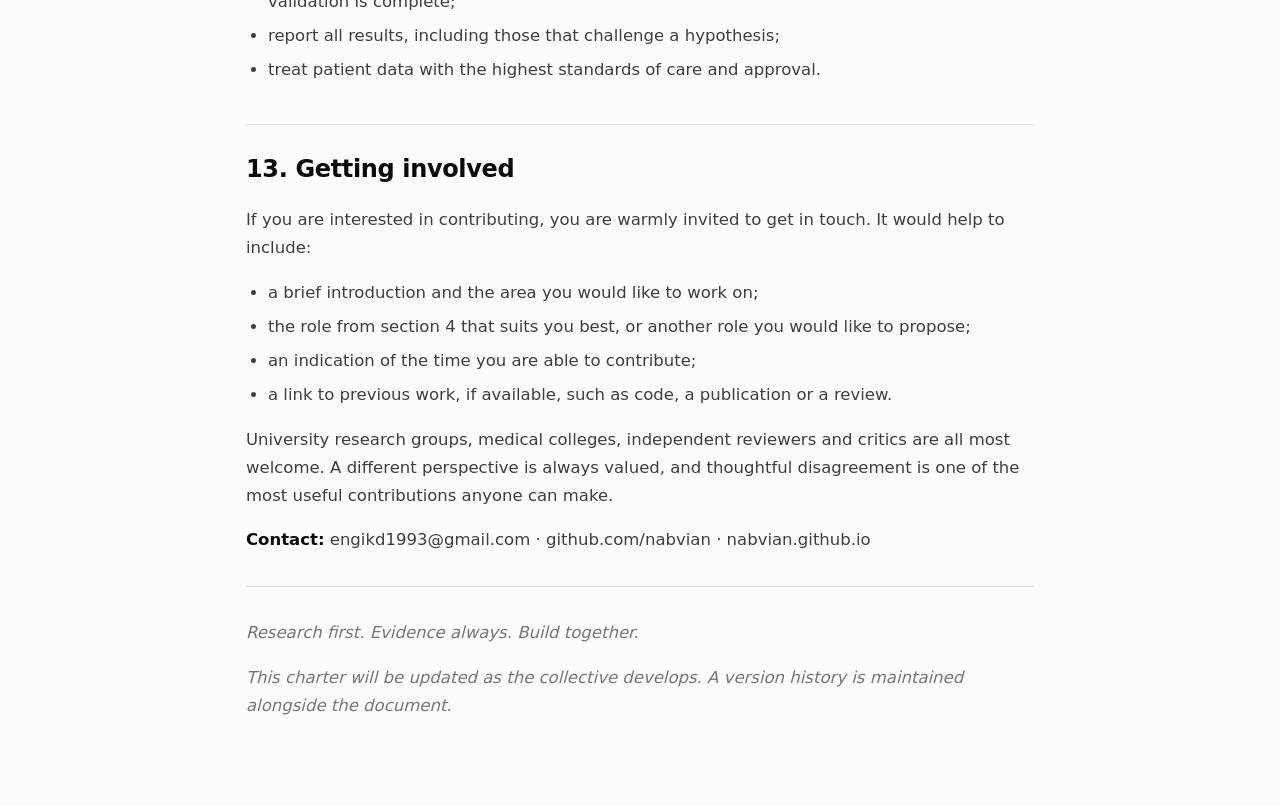
<file: whitepaper/index.html>
<!doctype html>
<html lang="en">
<head>
<meta charset="utf-8">
<meta name="viewport" content="width=device-width, initial-scale=1">
<title>The Evidence-First Research Collective — charter</title>
<meta name="description" content="A charter for working together: shared work, clear ownership and public recognition. How the research collective around Koushik Das's projects works, credits contributors and protects their intellectual property.">
<link rel="icon" href="data:image/svg+xml,%3Csvg xmlns='http://www.w3.org/2000/svg' viewBox='0 0 32 32'%3E%3Crect width='32' height='32' rx='8' fill='%231f2a44'/%3E%3Ctext x='16' y='21.5' font-family='Arial' font-size='14' font-weight='700' text-anchor='middle' fill='white'%3EKD%3C/text%3E%3C/svg%3E">
<style>
:root { color-scheme: light; --ink: #0b0b0b; --ink2: #3f3e3a; --muted: #77766f; --line: #e2e1dc; --soft: #f3f3f0; --brand: #1f2a44; --accent: #2a78d6; --bg: #fcfcfb; }
* { box-sizing: border-box; }
body { margin: 0; background: var(--bg); color: var(--ink); font: 16.5px/1.7 ui-sans-serif, system-ui, -apple-system, "Segoe UI", Roboto, Arial, sans-serif; }
a { color: var(--accent); }
.cover h1 { font-size: 40px; line-height: 1.1; letter-spacing: -0.03em; margin: 0 0 10px; }
.cover p { margin: 0 0 8px; color: var(--ink2); }
.cover p strong { font-size: 19px; font-weight: 600; color: var(--ink2); }
.cover blockquote, .motto { margin: 22px 0 0; padding: 16px 20px; border-radius: 12px; background: var(--brand); color: #fff; font-size: 20px; font-weight: 700; }
.cover blockquote p { margin: 0; color: #fff; }
h2 { margin: 40px 0 10px; padding-top: 6px; font-size: 24px; letter-spacing: -0.015em; border-top: 1px solid var(--line); padding-top: 24px; }
h3 { margin: 24px 0 6px; font-size: 18px; }
p, li { color: var(--ink2); }
ul, ol { padding-left: 22px; }
li { margin-bottom: 6px; }
strong { color: var(--ink); }
table { width: 100%; border-collapse: collapse; margin: 14px 0 18px; font-size: 14.5px; }
th, td { text-align: left; padding: 9px 10px; border-bottom: 1px solid var(--line); vertical-align: top; }
th { color: var(--muted); font-weight: 650; font-size: 13px; background: var(--soft); }
hr { border: 0; border-top: 1px solid var(--line); margin: 32px 0; }
em { color: var(--muted); }
.toc { margin: 26px 0 0; padding: 16px 20px; border: 1px solid var(--line); border-radius: 12px; background: #fff; }
.toc b { display: block; margin-bottom: 6px; font-size: 13px; text-transform: uppercase; letter-spacing: .08em; color: var(--muted); }
.toc ol { margin: 0; padding: 0; list-style: none; columns: 2; column-gap: 28px; font-size: 14.5px; }
.toc li { margin-bottom: 3px; break-inside: avoid; }
.toc a { color: var(--ink2); text-decoration: none; }

@media (prefers-color-scheme: dark) {
  :root { color-scheme: dark; --ink: #fff; --ink2: #d0cfc6; --muted: #9a998f; --line: #34332f; --soft: #242422; --brand: #2b3a5e; --accent: #6aa8f0; --bg: #121211; }
  .toc { background: #1a1a19; }
}
.topbar { position: sticky; top: 0; z-index: 5; background: color-mix(in srgb, var(--bg) 90%, transparent); backdrop-filter: blur(10px); border-bottom: 1px solid var(--line); }
.topbar div { width: min(820px, 100%); margin: 0 auto; padding: 0 16px; height: 54px; display: flex; align-items: center; justify-content: space-between; gap: 12px; font-size: 14px; }
.topbar a { text-decoration: none; }
.button { display: inline-flex; align-items: center; min-height: 36px; padding: 0 14px; border-radius: 9px; background: var(--brand); color: #fff !important; font-weight: 650; white-space: nowrap; }
main { width: min(820px, 100%); margin: 0 auto; padding: 44px 16px 70px; }
.toc ol { columns: 2; }
@media (max-width: 600px) { .cover h1 { font-size: 31px; } .toc ol { columns: 1; } table { font-size: 13px; } th, td { padding: 7px 6px; } }
</style>
</head>
<body>
<header class="topbar"><div><a href="../#about">← Koushik Das</a><a class="button" href="evidence-first-research-collective.pdf" download>Download PDF</a></div></header>
<main>
<section class="cover"><h1 id="the-evidence-first-research-collective">The Evidence-First Research Collective</h1>
<p><strong>A charter for working together: shared work, clear ownership and public recognition</strong></p>
<p>Koushik Das · Version 1.0 · October 2026</p>
<blockquote>
<p>Research first. Evidence always. Build together.</p>
</blockquote>
</section>
<nav class="toc" aria-label="Contents"><b>Contents</b><ol><li><a href="#1-purpose-of-this-charter">1. Purpose of this charter</a></li><li><a href="#2-current-position">2. Current position</a></li><li><a href="#3-what-the-collective-offers">3. What the collective offers</a></li><li><a href="#4-roles-and-opportunities">4. Roles and opportunities</a></li><li><a href="#5-how-we-work-together">5. How we work together</a></li><li><a href="#6-ownership-of-work">6. Ownership of work</a></li><li><a href="#7-intellectual-property">7. Intellectual property</a></li><li><a href="#8-public-recognition">8. Public recognition</a></li><li><a href="#9-open-source-approach">9. Open-source approach</a></li><li><a href="#10-governance-and-decision-making">10. Governance and decision-making</a></li><li><a href="#11-how-the-collective-grows">11. How the collective grows</a></li><li><a href="#12-our-commitments">12. Our commitments</a></li><li><a href="#13-getting-involved">13. Getting involved</a></li></ol></nav>

<h2 id="1-purpose-of-this-charter">1. Purpose of this charter</h2>
<p>Over the past year, I have been developing a series of research systems as an independent researcher: CARETRACE, ORPHARA, DMOS, RE-FORM X, LUMERA, Q-BenchMed, UMNA, Graphspace, and further work that is still in my archive. Although these may appear to be separate projects, each one is in fact a component of a larger, long-term research programme. Each has been designed to examine one specific idea carefully before it becomes part of that wider effort.</p>
<p>The programme has now reached a stage where it would benefit greatly from a dedicated team. Clinicians, laboratory scientists, statisticians, imaging specialists and engineers would each bring knowledge that can strengthen the work considerably. Thoughtful reviewers and constructive critics are equally valuable, because careful questioning is what turns a promising idea into reliable evidence.</p>
<p>This charter describes the kind of team I hope to build. It rests on three commitments to everyone who joins:</p>
<ol>
<li><strong>Meaningful work</strong>: real research problems, real responsibility, and the autonomy to do the work well.</li>
<li><strong>Clear ownership</strong>: contributors know what they own, what they lead, and how their intellectual property is protected.</li>
<li><strong>Public recognition</strong>: every contribution is credited by name, and the people who do the work are the people the public sees.</li>
</ol>
<p>This is a living document. Suggestions and feedback are warmly welcomed, and it will be refined as the collective grows.</p>
<h2 id="2-current-position">2. Current position</h2>
<ul>
<li><strong>Research lead.</strong> I serve as the architect and algorithm designer for the programme. My role is to define what each system should do, how it should behave when evidence is limited, and how its performance should be evaluated. Implementation is carried out by my team together with AI coding agents, working from these designs, and every change is reviewed and tested before release.</li>
<li><strong>Team.</strong> Two colleagues currently contribute to the work, supporting testing and architecture review.</li>
<li><strong>Body of work.</strong> Six projects are available as live, in-browser demonstrations, three are presented as research showcases, and a preprint is available on Zenodo (doi:10.5281/zenodo.23097652). The archive further includes work on protein mutation, biological computation, and a haematology report analysis system for clinical decision support, which is currently in its clinical validation and refinement phase.</li>
</ul>
<h2 id="3-what-the-collective-offers">3. What the collective offers</h2>
<h3 id="meaningful-work">Meaningful work</h3>
<p>Contributors work on open research questions with real consequences: how a clinical system should behave when evidence is missing, how imaging evidence can be made traceable, how a benchmark can be made honest. Each person takes responsibility for a defined part of the work, and is trusted to carry it through in their own way.</p>
<h3 id="clear-ownership-and-protected-intellectual-property">Clear ownership and protected intellectual property</h3>
<p>Every contributor knows what they own and what they lead. Contributions are recorded as they happen, inventions are attributed at the time they are made, and the rights attached to each contribution are written down before work begins. Section 7 sets this out in detail.</p>
<h3 id="public-recognition">Public recognition</h3>
<p>The people who do the work are the people who are seen. Contributors are named on project pages, in release notes, in publications and in presentations. Section 8 describes how recognition is given.</p>
<h2 id="4-roles-and-opportunities">4. Roles and opportunities</h2>
<p>Rather than looking for specific job titles, the collective welcomes people who would like to take ownership of a part of the work and see it through. The following roles would be especially valuable at this stage.</p>
<p><strong>Research lead and architect.</strong> Defines research questions, designs the systems, maintains the coherence of the overall architecture, and takes responsibility for what the group communicates publicly. I currently hold this role.</p>
<p><strong>Subsystem leads.</strong> Take responsibility for a specific component, such as an extraction module, an evidence store, a benchmark framework or a reasoning engine. Section 6 describes this role in more detail.</p>
<p><strong>Research question leads.</strong> Take responsibility for a research question, from study design to write-up.</p>
<p><strong>Developers.</strong> Design, build, improve and test software. The use of AI-assisted development tools is welcome, provided the contributor understands and can explain the work they submit.</p>
<p><strong>Domain experts.</strong> Clinicians, radiologists, haematologists, pharmacists, formulation scientists and biologists, who help ensure the questions are relevant, the assumptions are sound, and the outputs are appropriate and safe.</p>
<p><strong>Testers and validators.</strong> Examine the systems rigorously, develop thorough test cases, and compare results against trusted references.</p>
<p><strong>Reviewers and advisers.</strong> Review methods and manuscripts and offer candid, constructive feedback. This role is highly valued and can be fulfilled with a modest time commitment.</p>
<p><strong>Data stewards.</strong> Oversee data provenance, licensing and appropriate use, and help ensure that sensitive information is handled with care.</p>
<p><strong>Writers and communicators.</strong> Help shape results into papers, reports, documentation and public material.</p>
<h3 id="shared-expectations">Shared expectations</h3>
<p>Across every role, the collective works by a few shared principles:</p>
<ul>
<li>Agree on the scope of each contribution, and share any change in availability early.</li>
<li>Keep a clear record of work done, so that it can be recognised and verified.</li>
<li>Report results faithfully, including those that do not support the hypothesis.</li>
<li>Handle data responsibly, and use real patient data only with the appropriate approvals.</li>
<li>Respect one another's time, expertise and contributions.</li>
</ul>
<h2 id="5-how-we-work-together">5. How we work together</h2>
<p><strong>A gentle start.</strong> New contributors usually begin with a well-defined task that can be completed in days rather than months, such as a test suite, a methods review or a dataset licence check. This lets both sides see how the collaboration fits.</p>
<p><strong>Flexible commitment.</strong> There are no fixed hours. Each contributor indicates the time they can offer, and work is planned around it. If circumstances change, responsibilities can be handed over smoothly at any time.</p>
<p><strong>Trust and autonomy.</strong> Those who lead a piece of work decide how best to carry it out. The emphasis is on outcomes and evidence, and contributors are trusted to manage their own time and approach.</p>
<p><strong>Transparency about the current stage.</strong> At present, participation is voluntary. The collective's focus is on producing work of lasting value, and contributors are kept fully informed as new opportunities arise.</p>
<p><strong>Opportunities for students.</strong> Students are very welcome. With their institution's agreement, this work may contribute to a project, thesis or portfolio, and support with any required documentation will gladly be provided.</p>
<h2 id="6-ownership-of-work">6. Ownership of work</h2>
<p>Two complementary forms of ownership help each contributor take real responsibility for their work.</p>
<h3 id="subsystem-leadership">Subsystem leadership</h3>
<p>A subsystem lead is responsible for a specific component. Within that component, the lead:</p>
<ul>
<li>guides its design and implementation, in line with the shared architecture and the principles in this charter;</li>
<li>reviews proposed changes and helps protect its stability and quality;</li>
<li>maintains its documentation, tests and record of known limitations;</li>
<li>is credited as its named lead in project records, release notes and publications.</li>
</ul>
<p>Leadership may be shared or transferred. When responsibility changes hands, both contributors and the relevant dates are recorded, and earlier leads keep their credit permanently.</p>
<h3 id="research-question-leadership">Research question leadership</h3>
<p>Some contributors may prefer to lead a research question rather than a component, for example: "Do evidence-guided signals identify errors that confidence scores alone may miss?" The question lead designs the study, sets the success criteria before analysis begins, and leads the write-up. Where the work leads to a publication, the question lead would normally be well placed for first authorship.</p>
<h2 id="7-intellectual-property">7. Intellectual property</h2>
<p>Clear intellectual property arrangements protect everyone: the contributor, the collective and the work itself. The principles below guide every contribution. Formal terms are put in writing, with appropriate legal advice, before they are relied upon.</p>
<ul>
<li><strong>Pre-existing work.</strong> Systems, designs and knowledge developed before the collective was formed remain my pre-existing intellectual property. The same applies to every contributor: anything you bring with you remains yours. Pre-existing work is listed openly at the start of a collaboration, so that there is no uncertainty later.</li>
<li><strong>Contributions to open-source projects.</strong> These are licensed under the relevant project licence. Contributors retain their copyright, and the licence defines the rights shared with others.</li>
<li><strong>Contributions to non-public projects.</strong> Before work begins, contributors sign a short contributor agreement. It sets out the rights granted to the project, the rights the contributor keeps, and how the contribution will be attributed.</li>
<li><strong>Inventions and new ideas.</strong> When a contribution leads to something with patent or commercial potential, the people involved are recorded at the time, together with dates and supporting evidence. Inventors are named as inventors, and joint work is recognised as joint work.</li>
<li><strong>Attribution that travels with the work.</strong> Wherever a contribution is reused, extended or built upon, its original contributors remain credited.</li>
<li><strong>Data rights.</strong> Data remains the property of the organisation or person who provided it, under the terms they set.</li>
<li><strong>Future value.</strong> Should the work create commercial value in the future, through licensing, partnerships or a venture, the contribution records kept throughout will form the foundation for recognising contributors fairly, with independent legal advice available to everyone involved.</li>
</ul>
<h2 id="8-public-recognition">8. Public recognition</h2>
<h3 id="named-credit">Named credit</h3>
<p>Every contributor is acknowledged by name:</p>
<ul>
<li>in the project's contributors record, together with their role;</li>
<li>in the release notes for the work they contributed;</li>
<li>on the project page and the collective's public site, for substantial contributions, with a short profile if the contributor wishes.</li>
</ul>
<p>Every contribution is valued, and even a single improvement is recorded.</p>
<h3 id="authorship-by-contribution">Authorship by contribution</h3>
<p>Authorship reflects each person's actual contribution to the work.</p>
<ul>
<li>Contributions are described using the CRediT taxonomy (conceptualisation, methodology, software, validation, formal analysis, investigation, data curation, writing, visualisation, supervision and others), and each publication includes a contribution statement.</li>
<li>Authorship is extended to those who have made a substantial contribution, taken part in drafting or critically revising the manuscript, approved the final version, and agreed to be accountable for the work. Clinical publications follow the ICMJE recommendations.</li>
<li>Author order is discussed and agreed in writing before drafting begins, and revisited if contributions change.</li>
<li>Valued contributions that fall outside the authorship criteria are recognised by name and role in the acknowledgements.</li>
<li>Authorship is based entirely on contribution, so that recognition is both fair and complete.</li>
</ul>
<h3 id="publications-and-presentations">Publications and presentations</h3>
<ul>
<li><strong>Early dissemination.</strong> Work is shared as preprints (on Zenodo, arXiv, medRxiv or bioRxiv, as appropriate), so that it is public, citable and clearly dated.</li>
<li><strong>Complete reporting.</strong> Results that do not support a hypothesis are reported alongside those that do. This openness is already part of the existing benchmark record.</li>
<li><strong>Presenting the work.</strong> Presentations, talks and demonstrations are normally given by the question lead or principal contributor, and opportunities are rotated so that team members gain visibility and experience.</li>
<li><strong>Clinical review.</strong> Any work with implications for patient care is reviewed by a clinical adviser before it is shared, and its scope and limitations are stated clearly.</li>
</ul>
<h3 id="references-and-recommendations">References and recommendations</h3>
<p>Contributors who would like a reference or recommendation can expect one that is specific and well-founded. Each letter is based on the work itself, including code, reviews, tests and reports, which gives it credibility with universities, employers and collaborators.</p>
<h2 id="9-open-source-approach">9. Open-source approach</h2>
<p>The collective is committed to openness wherever it is responsible to do so, because open work is also visible work.</p>
<ul>
<li><strong>Open contributions.</strong> Engines, tools, benchmark frameworks and results are shared under recognised licences (AGPL-3.0, Apache-2.0 or CC BY 4.0, depending on the project). Contributions to open projects are made under the project's licence.</li>
<li><strong>Staged release of clinical knowledge.</strong> Clinical knowledge bases and models are released once they have completed validation, so that they are used with confidence and in the right context. This is the stated plan for ORPHARA, among others.</li>
<li><strong>Contribution sign-off.</strong> Contributors confirm their right to submit their work through the Developer Certificate of Origin, a simple sign-off on each commit.</li>
<li><strong>Respect for third-party work.</strong> The licences of all tools, models and datasets used are respected, and their sources are acknowledged clearly.</li>
</ul>
<h2 id="10-governance-and-decision-making">10. Governance and decision-making</h2>
<p>Governance is designed to be light, transparent and fair.</p>
<ul>
<li><strong>Decisions close to the work.</strong> Subsystem and question leads make day-to-day decisions within their own areas.</li>
<li><strong>Shared decisions in writing.</strong> Matters that span several areas, such as architecture, licensing, public communication and authorship order, begin as a short written proposal. Those affected are given time to comment, normally around a week, and the outcome and reasoning are recorded in a decision log.</li>
<li><strong>Resolving open questions.</strong> At present, the research lead makes the final decision where consensus has not been reached. As the team grows, this responsibility is intended to pass to a steering group of active leads.</li>
<li><strong>Clinical safety review.</strong> A clinical reviewer may pause any public claim or release that raises a patient safety concern, and that review takes precedence.</li>
<li><strong>Constructive discussion.</strong> Differences of opinion are a healthy part of research. Discussions focus on the evidence, and where a question remains open, a well-designed experiment is often the best way forward.</li>
<li><strong>Code of conduct.</strong> All contributors follow a written code of conduct that ensures a respectful, inclusive and professional environment.</li>
</ul>
<h2 id="11-how-the-collective-grows">11. How the collective grows</h2>
<p>The collective is built around the work first. As the work matures, it is expected to open new possibilities, and each step builds on the recognition and ownership already in place.</p>
<table>
<thead>
<tr>
<th>Stage</th>
<th>Description</th>
<th>What it means for contributors</th>
</tr>
</thead>
<tbody>
<tr>
<td>1. Collective</td>
<td>A focused team producing evidence and open work</td>
<td>Ownership, named credit, authorship</td>
</tr>
<tr>
<td>2. Partnerships</td>
<td>Collaboration with universities, medical colleges, hospitals and industry</td>
<td>Wider visibility, institutional affiliations, access to data and expertise</td>
</tr>
<tr>
<td>3. Supported research</td>
<td>Support through research funding, institutional programmes or industry collaboration, where it suits the work</td>
<td>Formal roles, offered first to established contributors</td>
</tr>
<tr>
<td>4. Potential venture</td>
<td>Considered where validated work would be best served by a company</td>
<td>Early contributors considered first, guided by contribution records</td>
</tr>
</tbody>
</table>
<p>Each stage is an outcome in its own right. A strong publication, a validated method, an open tool adopted by others, or a lasting partnership are all meaningful achievements for the team.</p>
<p>When external support or partnership is pursued, the people who carried out the work are named in the roles they played, and everyone named reviews the proposal before it is submitted. Many funders and partners work through a host institution, which is one more reason university and medical college collaborators are so valuable to the collective.</p>
<h2 id="12-our-commitments">12. Our commitments</h2>
<p>Contributors can rely on the collective to:</p>
<ul>
<li>offer meaningful work with real responsibility and autonomy;</li>
<li>record ownership clearly, and protect each contributor's intellectual property;</li>
<li>recognise every contribution publicly, fully and fairly;</li>
<li>be transparent about the current stage, roles and opportunities;</li>
<li>represent research findings accurately, and present prototypes as research work until validation is complete;</li>
<li>report all results, including those that challenge a hypothesis;</li>
<li>treat patient data with the highest standards of care and approval.</li>
</ul>
<h2 id="13-getting-involved">13. Getting involved</h2>
<p>If you are interested in contributing, you are warmly invited to get in touch. It would help to include:</p>
<ul>
<li>a brief introduction and the area you would like to work on;</li>
<li>the role from section 4 that suits you best, or another role you would like to propose;</li>
<li>an indication of the time you are able to contribute;</li>
<li>a link to previous work, if available, such as code, a publication or a review.</li>
</ul>
<p>University research groups, medical colleges, independent reviewers and critics are all most welcome. A different perspective is always valued, and thoughtful disagreement is one of the most useful contributions anyone can make.</p>
<p><strong>Contact:</strong> engikd1993@gmail.com · github.com/nabvian · nabvian.github.io</p>
<hr />
<p><em>Research first. Evidence always. Build together.</em></p>
<p><em>This charter will be updated as the collective develops. A version history is maintained alongside the document.</em></p>
</main>
</body>
</html>
</file>
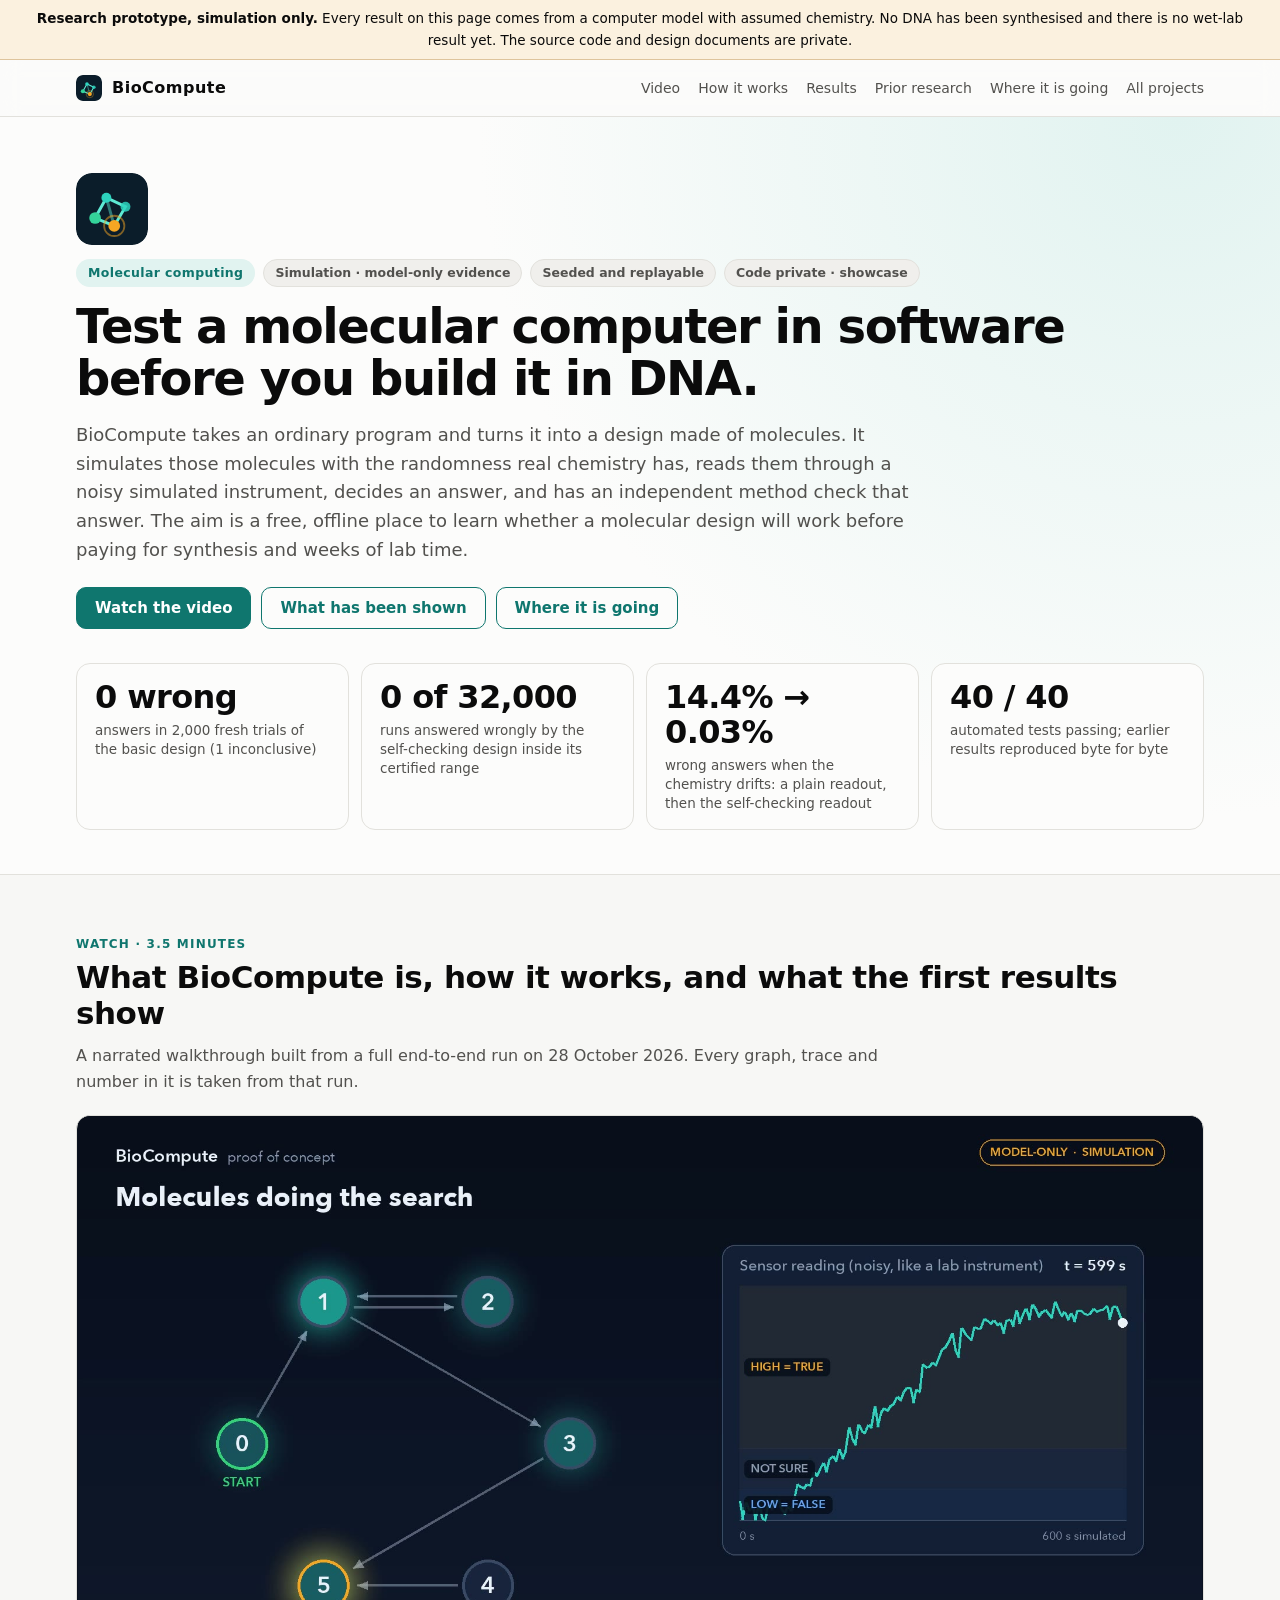
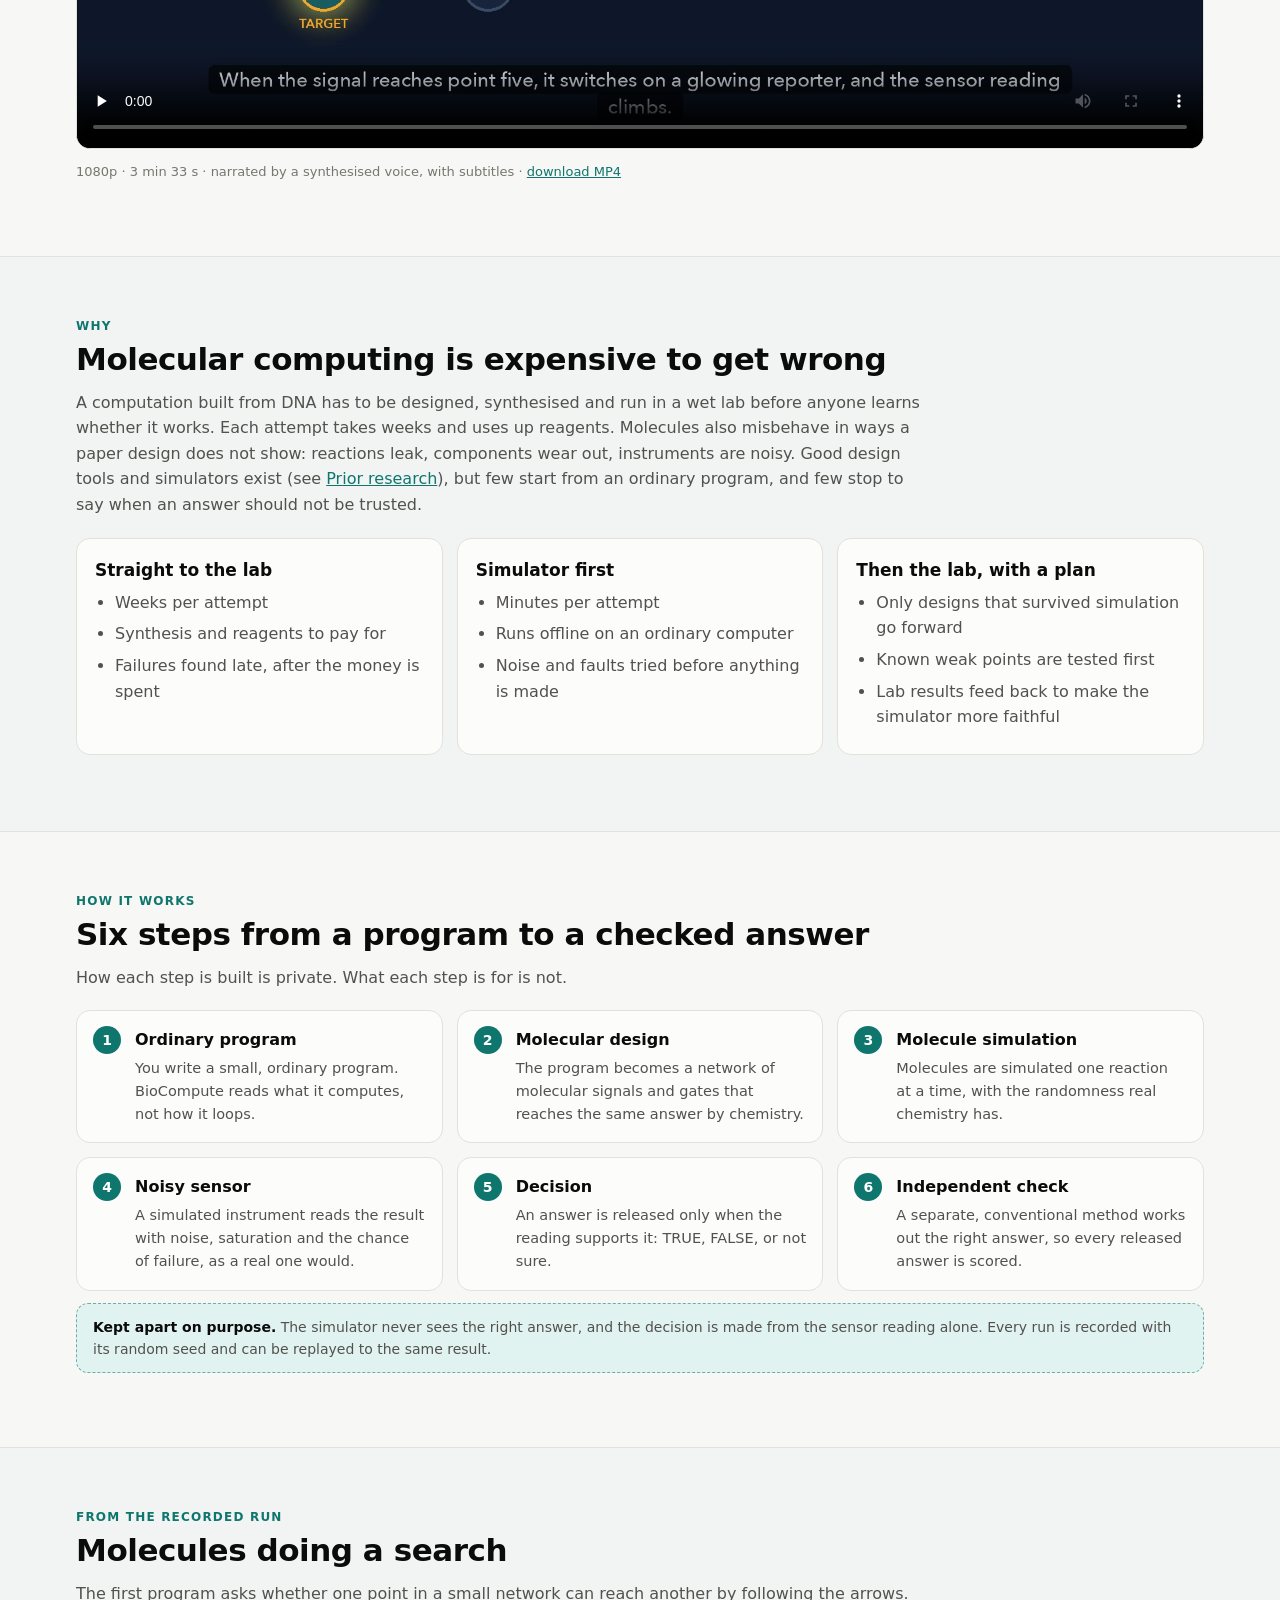
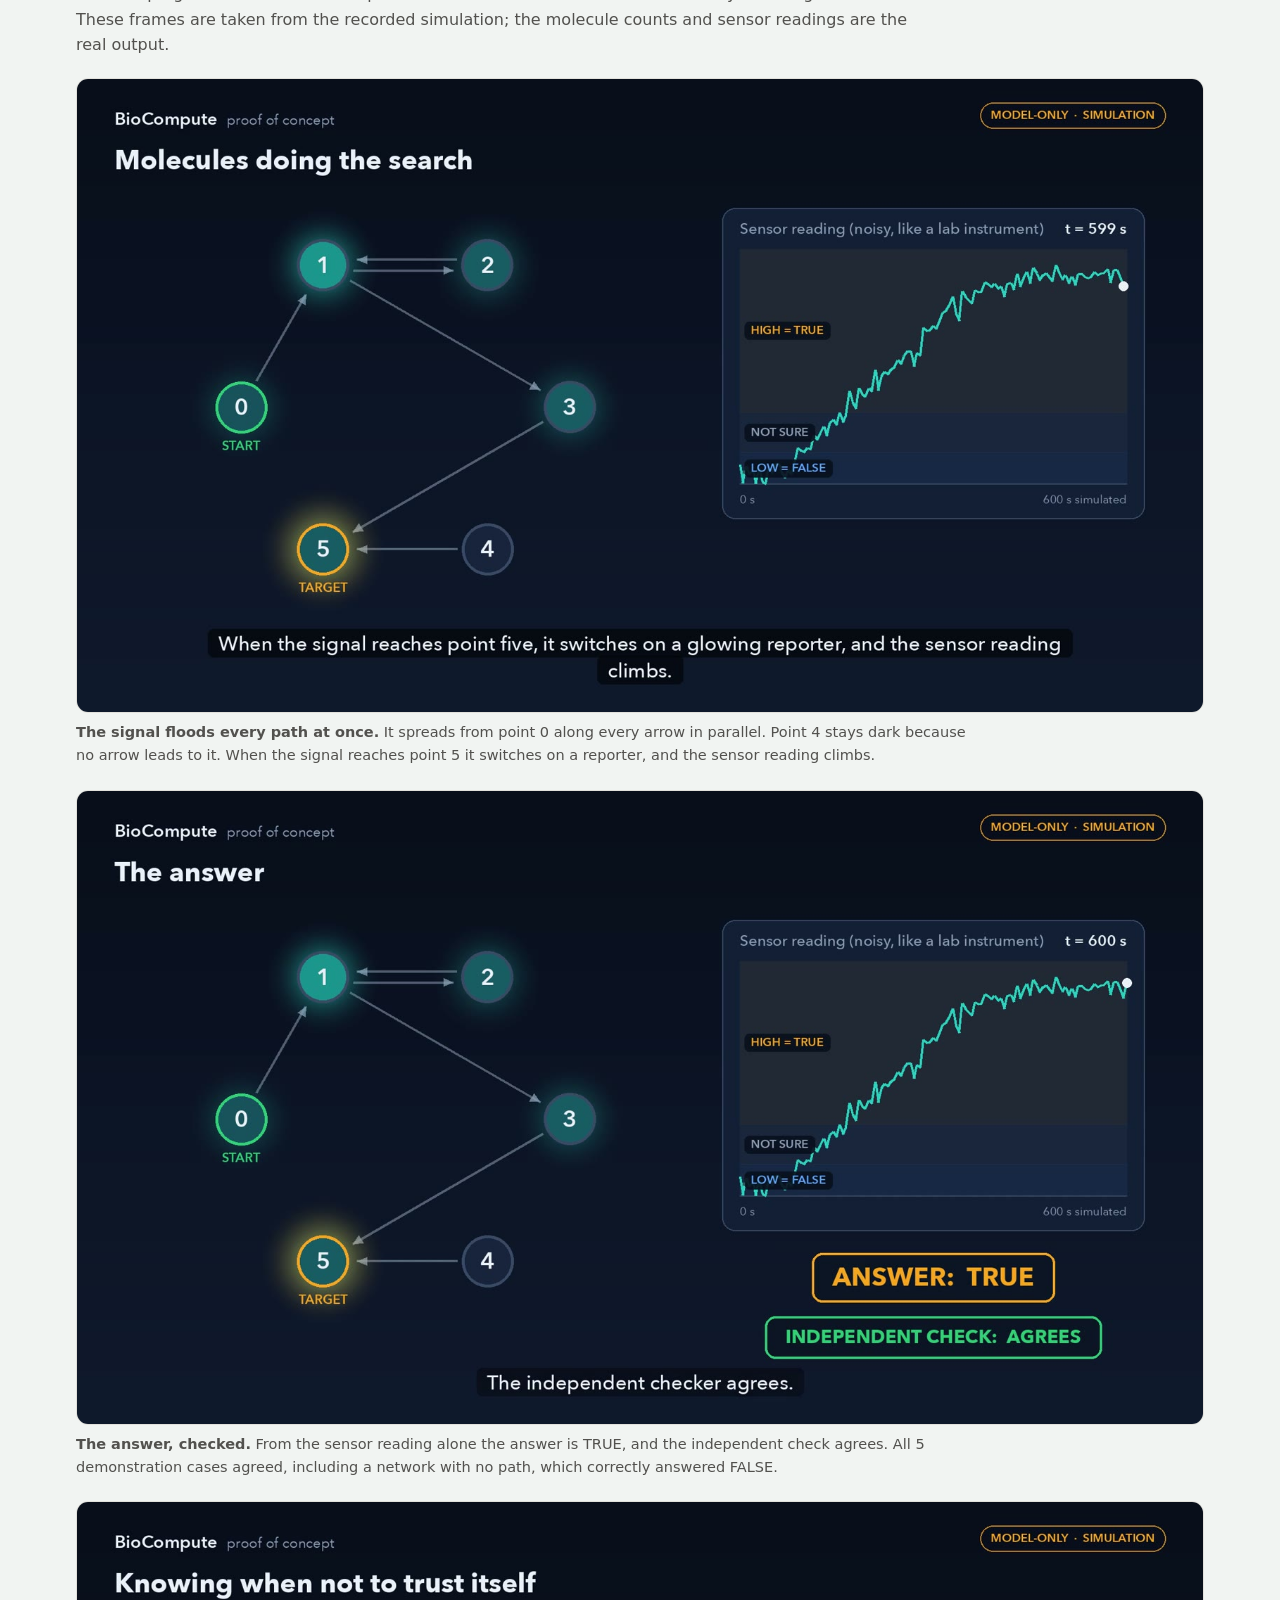
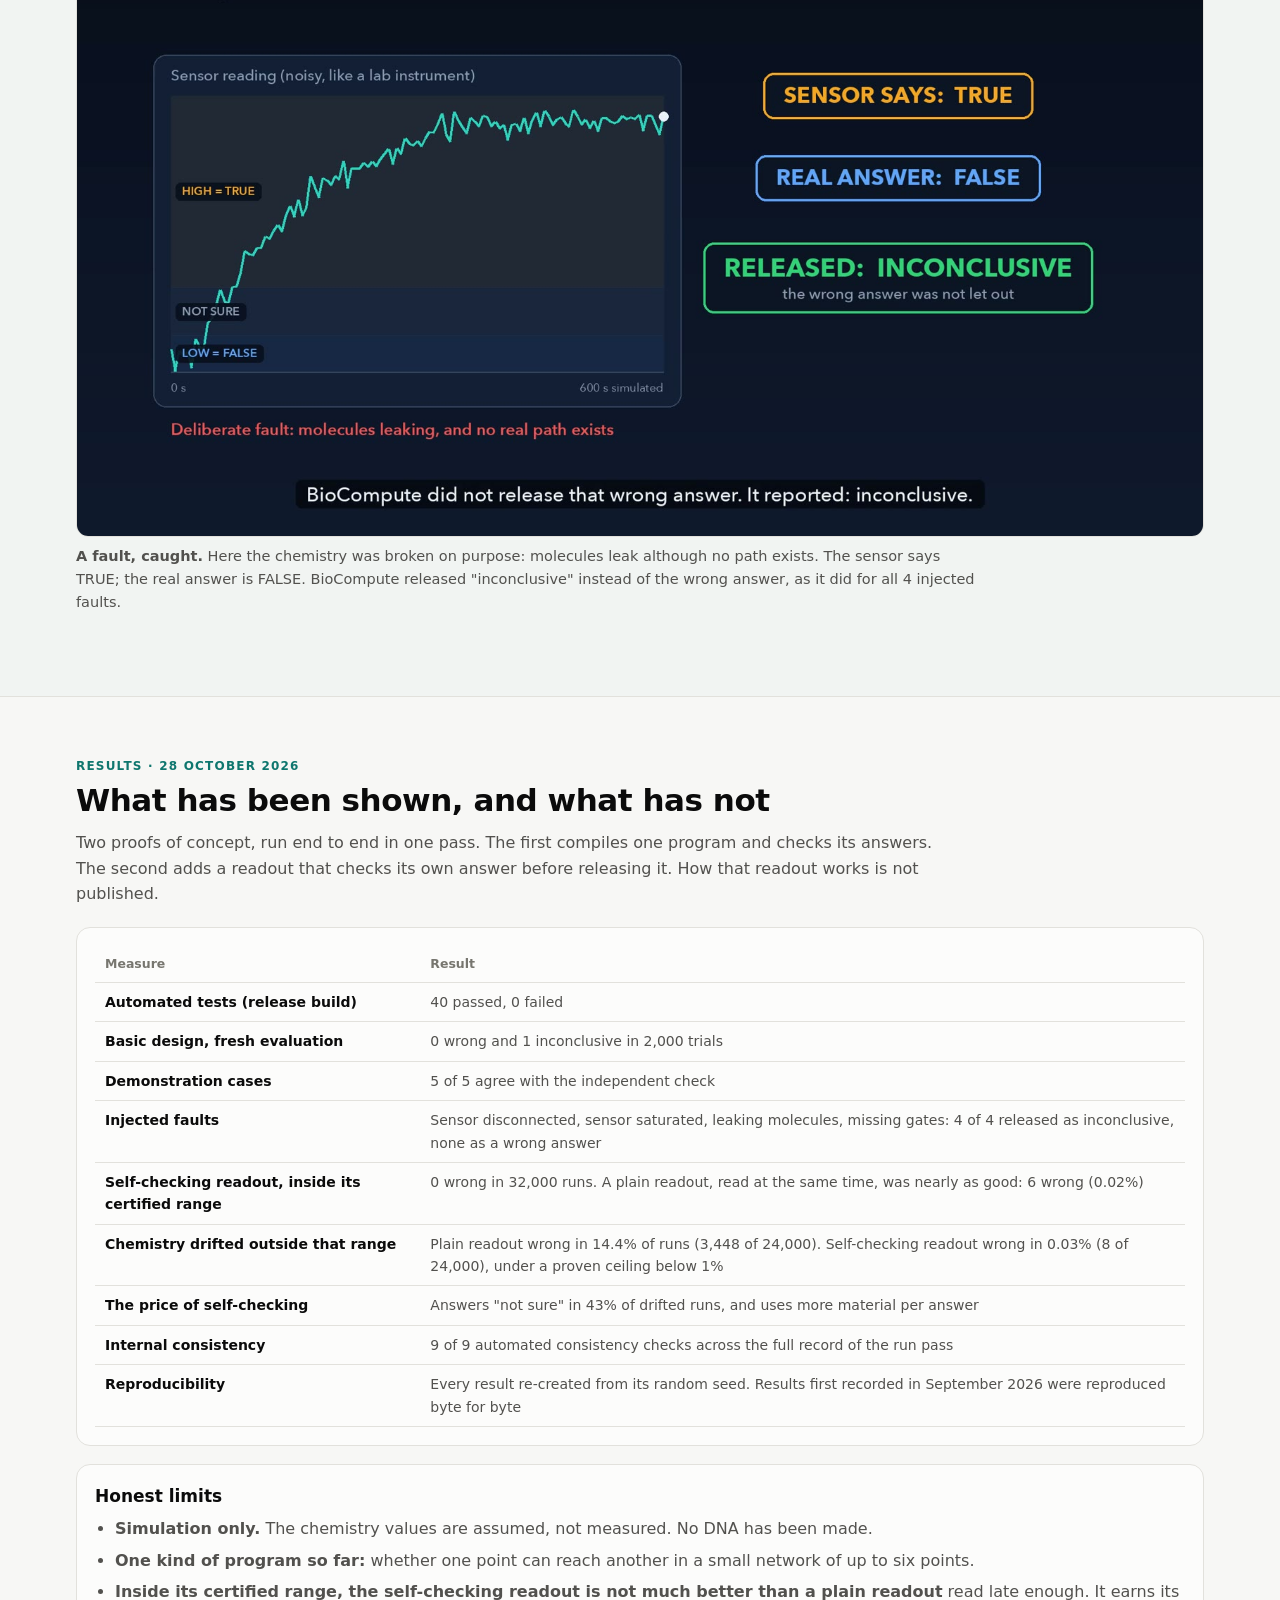
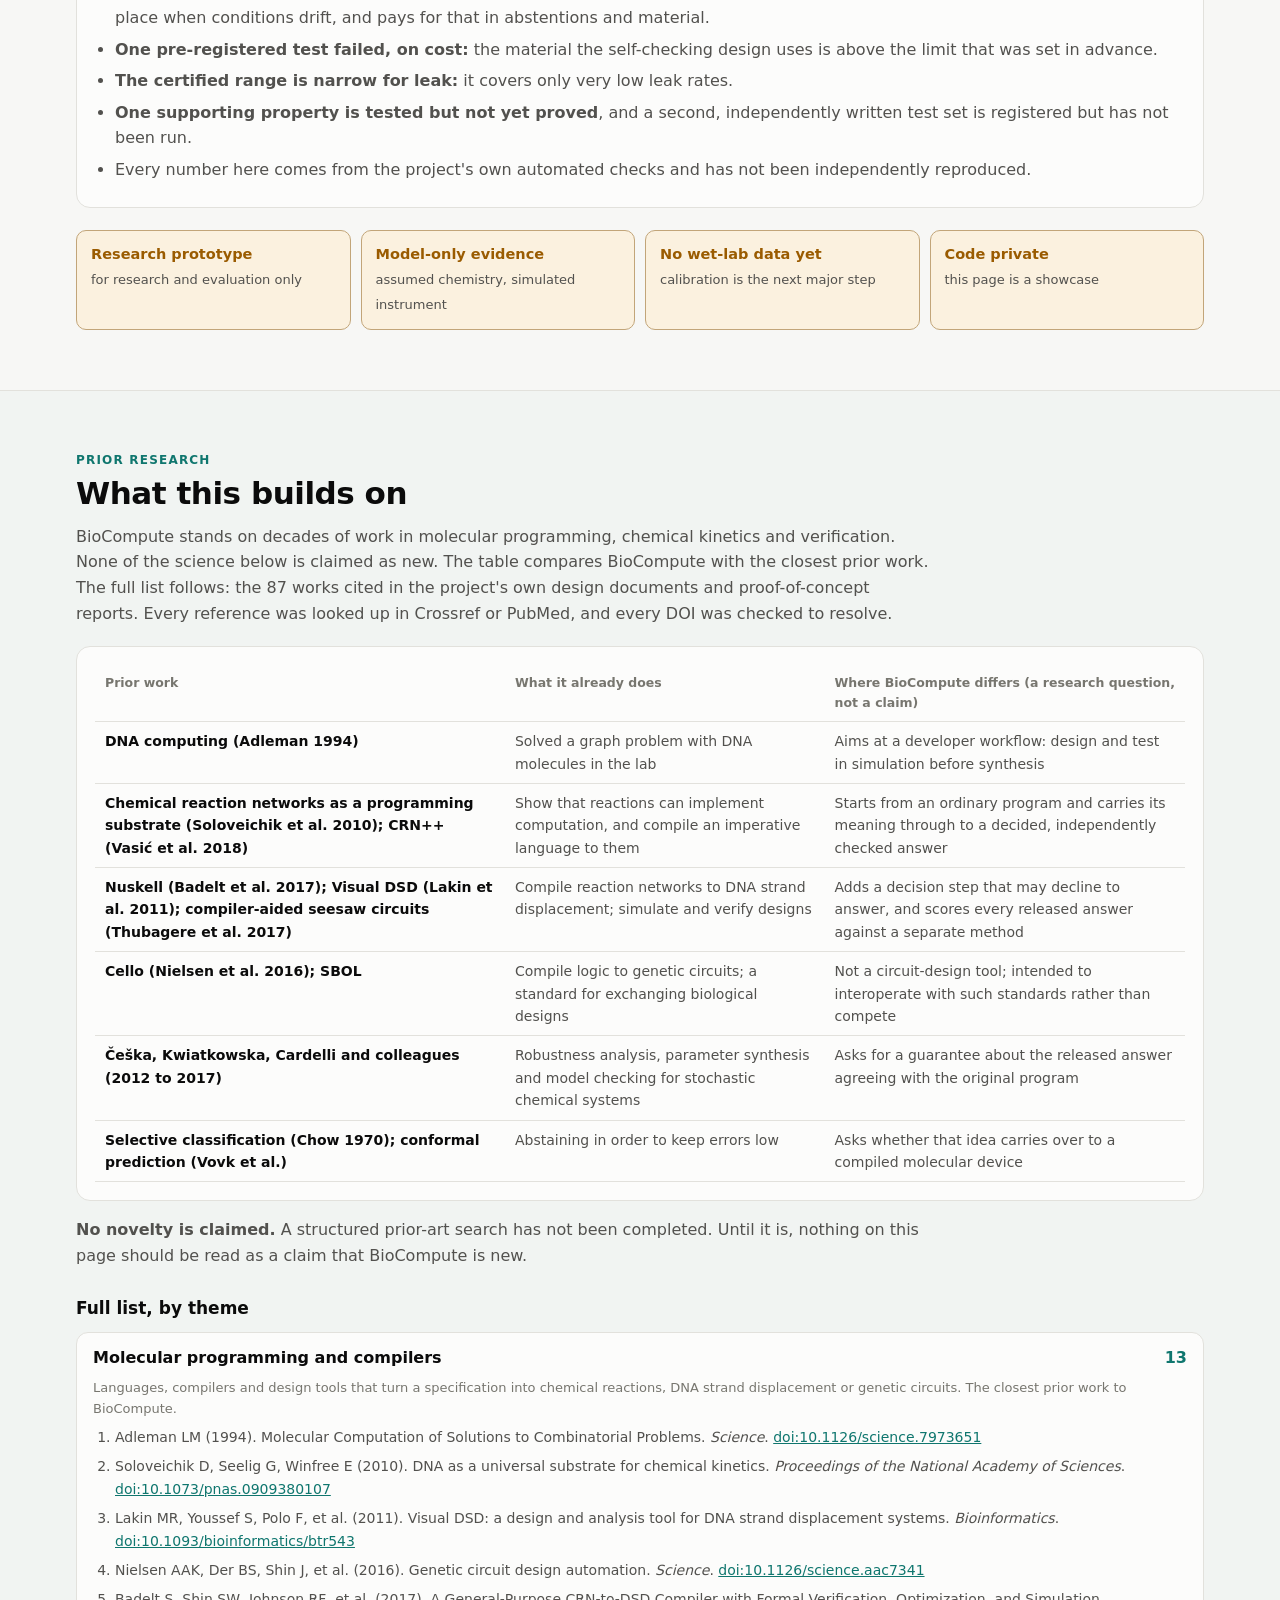
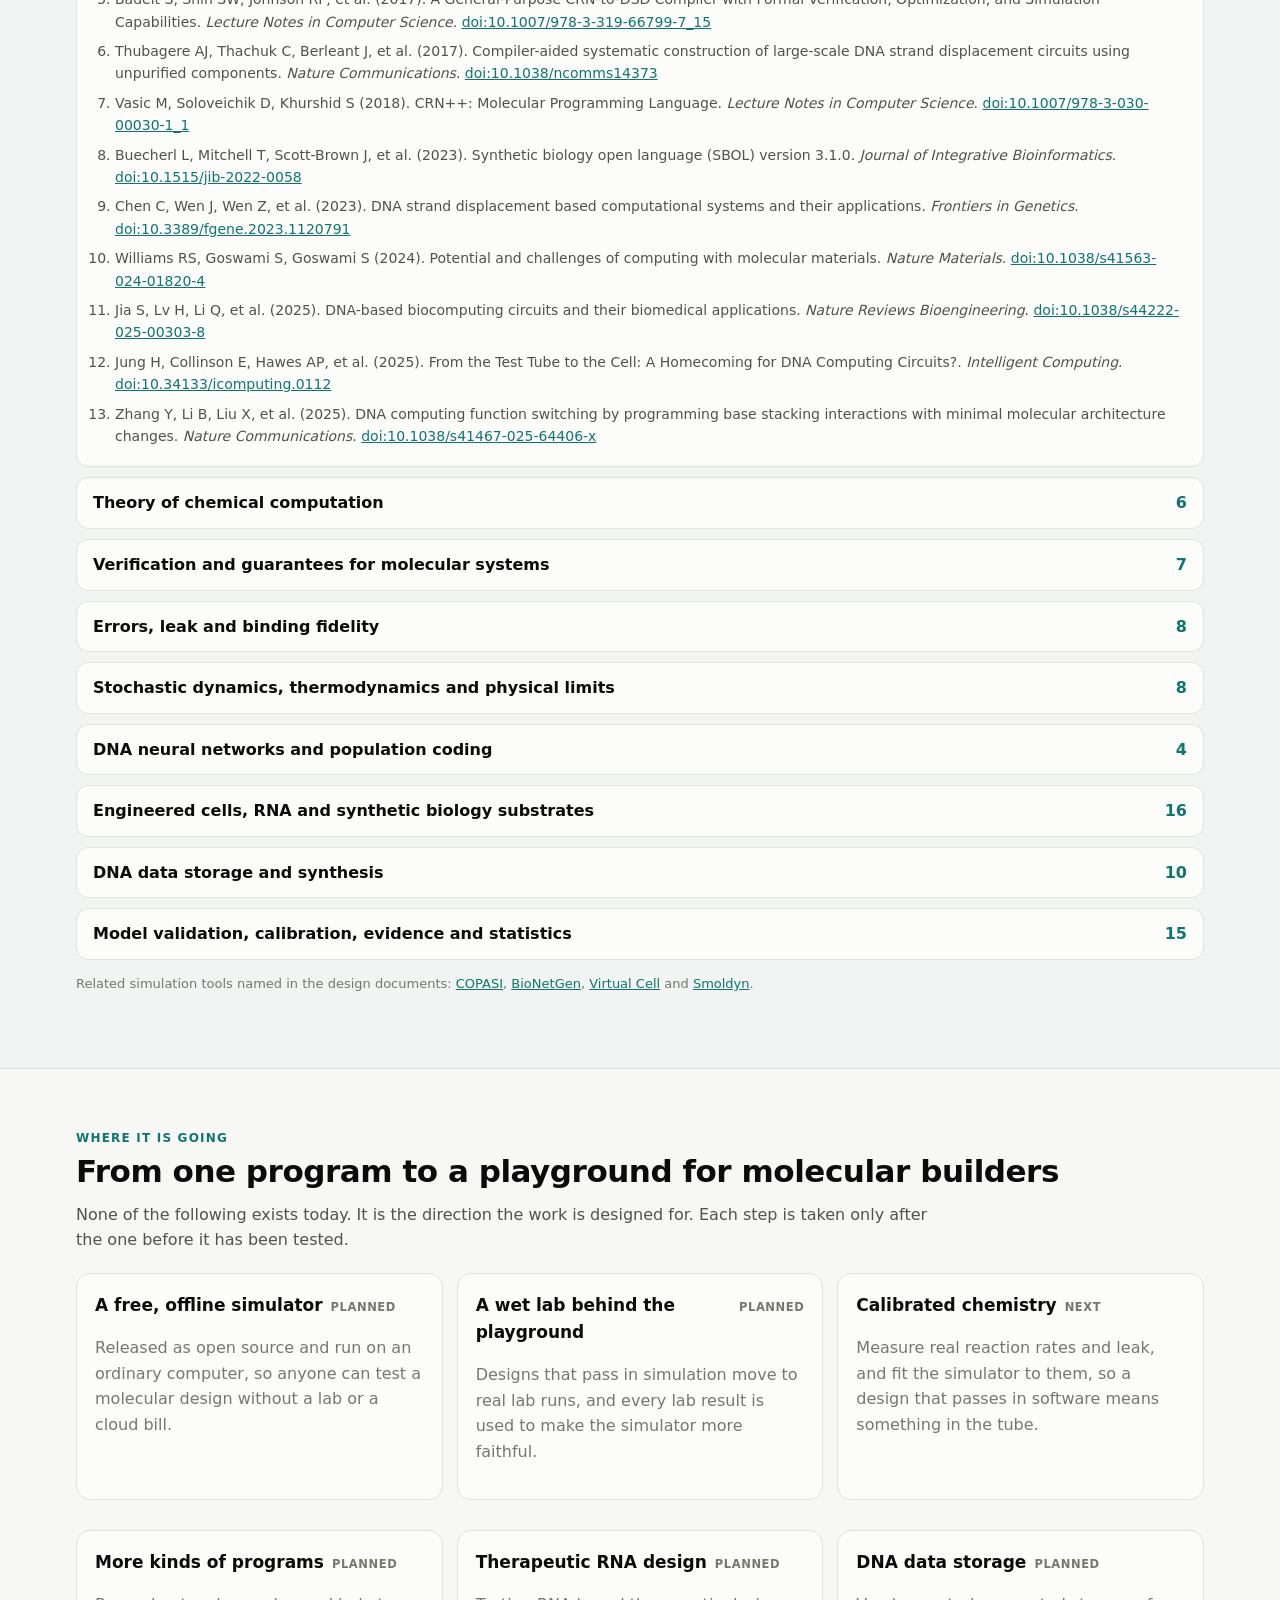
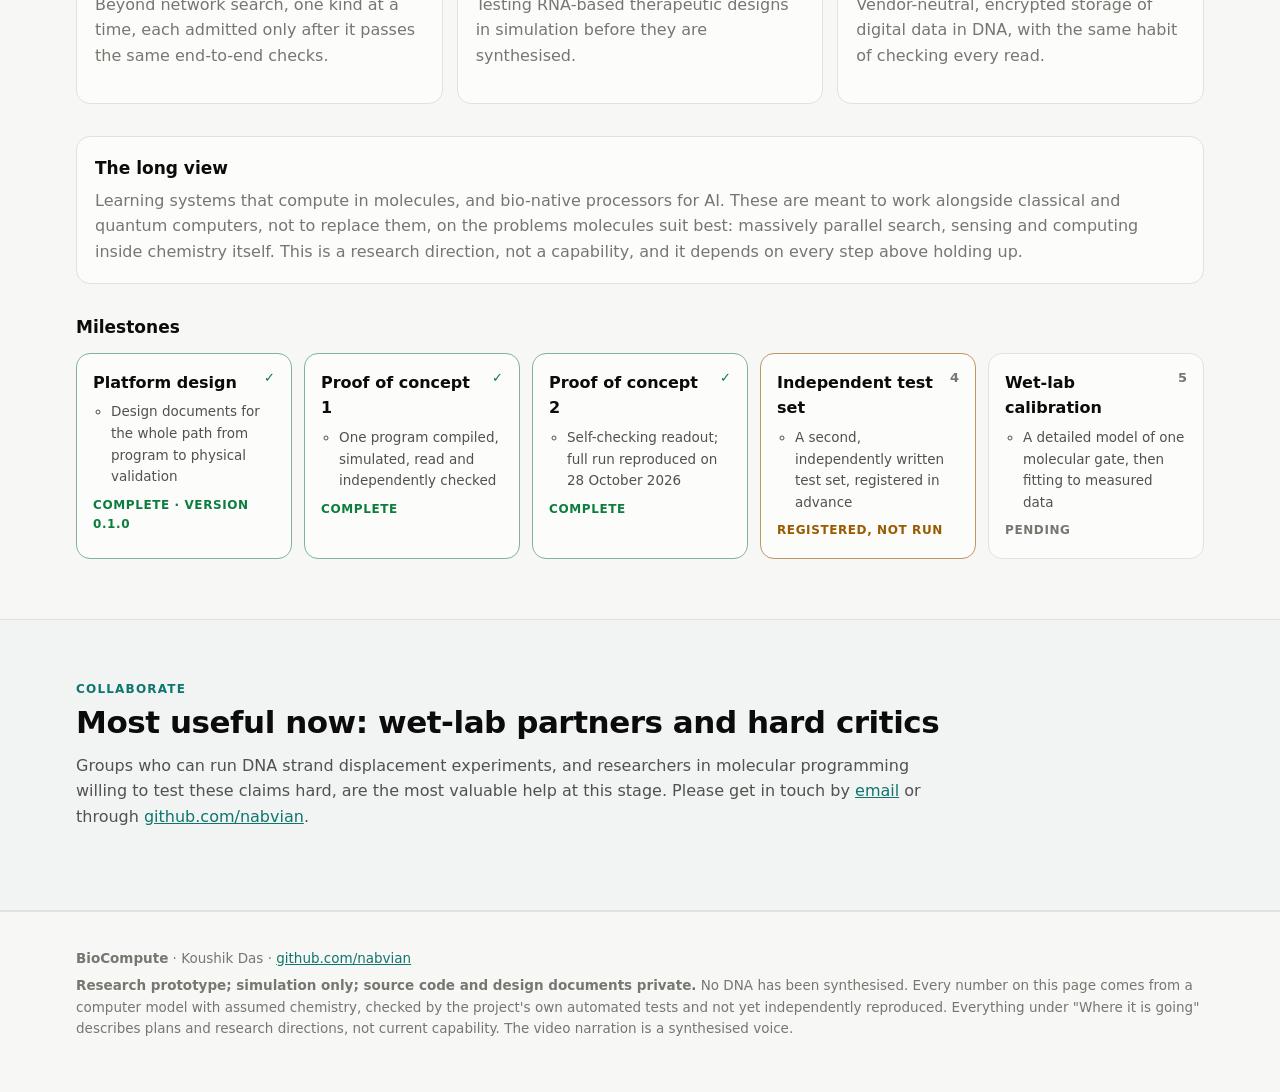
<file: projects/biocompute/index.html>
<!doctype html>
<html lang="en">
<head>
<meta charset="utf-8">
<meta name="viewport" content="width=device-width, initial-scale=1">
<title>BioCompute: test a molecular computer before you build it</title>
<meta name="description" content="BioCompute turns an ordinary program into a molecular design, simulates it with realistic randomness, reads it through a noisy instrument and checks the answer independently. Research prototype; simulation only; code private.">
<meta property="og:title" content="BioCompute: test a molecular computer before you build it">
<meta property="og:description" content="Two working proofs of concept, run end to end and reproduced exactly. Simulation only; no wet-lab data yet.">
<meta property="og:image" content="https://nabvian.github.io/img/biocompute.jpg">
<link rel="icon" href="logo.svg" type="image/svg+xml">
<link rel="stylesheet" href="../showcase.css">
<style>
  :root { --brand: #0f766e; --brand-soft: #e1f3f0; --on-brand: #ffffff; }
  @media (prefers-color-scheme: dark) { :root:not([data-theme="light"]) { --brand: #5eead4; --brand-soft: #10302c; --on-brand: #062420; } }
  :root[data-theme="dark"] { --brand: #5eead4; --brand-soft: #10302c; --on-brand: #062420; }
  .brand i { background: url(logo.svg) center / cover no-repeat; }
  .hero-logo { width: 72px; height: 72px; border-radius: 16px; margin-bottom: 14px; display: block; }
  .prototype { display: grid; grid-template-columns: repeat(4, minmax(0, 1fr)); gap: 10px; margin-top: 22px; }
  .prototype div { border: 1px solid color-mix(in srgb, var(--warn) 45%, var(--line)); background: var(--warn-soft); border-radius: 10px; padding: 12px 14px; }
  .prototype b { display: block; color: var(--warn); font-size: 14.5px; }
  .prototype span { font-size: 13px; color: var(--text-secondary); }
  .film { margin-top: 18px; border-radius: 14px; overflow: hidden; border: 1px solid var(--line); background: #0a1220; aspect-ratio: 16 / 9; }
  .film video { display: block; width: 100%; height: 100%; }
  .flow { list-style: none; margin: 0; padding: 0; display: grid; grid-template-columns: repeat(3, minmax(0, 1fr)); gap: 14px; counter-reset: flow; }
  .flow li { position: relative; padding: 16px 16px 16px 58px; border: 1px solid var(--line); border-radius: 14px; background: var(--surface-1); counter-increment: flow; min-width: 0; }
  .flow li::before { content: counter(flow); position: absolute; left: 16px; top: 15px; width: 28px; height: 28px; border-radius: 50%; display: grid; place-items: center; background: var(--brand); color: var(--on-brand); font-weight: 750; font-size: 14px; }
  .flow b { display: block; margin-bottom: 4px; }
  .flow p { margin: 0; color: var(--text-secondary); font-size: 14.5px; }
  figure.shot { margin: 0 0 22px; }
  figure.shot img { display: block; width: 100%; height: auto; border-radius: 12px; border: 1px solid var(--line); }
  figure.shot figcaption { margin-top: 8px; color: var(--text-secondary); font-size: 14.5px; max-width: 900px; }
  .results td:first-child { font-weight: 600; color: var(--text-primary); }
  .results td { color: var(--text-secondary); }
  .compare td:first-child { font-weight: 600; color: var(--text-primary); white-space: normal; }
  .compare td { color: var(--text-secondary); font-size: 14px; }
  details.refgroup { border: 1px solid var(--line); border-radius: 12px; background: var(--surface-1); padding: 12px 16px; margin-bottom: 10px; }
  details.refgroup summary { cursor: pointer; display: flex; justify-content: space-between; gap: 12px; font-weight: 650; }
  details.refgroup summary .n { color: var(--brand); font-variant-numeric: tabular-nums; }
  details.refgroup p { margin: 8px 0 6px; }
  ol.refs { margin: 6px 0 4px; padding-left: 22px; color: var(--text-secondary); font-size: 14px; }
  ol.refs li { margin-bottom: 7px; overflow-wrap: anywhere; }
  .road.done { border-color: color-mix(in srgb, var(--good) 45%, var(--line)); }
  .road.done::before { content: "\2713"; color: var(--good); }
  .road.now { border-color: color-mix(in srgb, var(--warn) 55%, var(--line)); }
  .when { display: inline-block; margin-top: 8px; font-size: 12px; font-weight: 700; color: var(--text-muted); text-transform: uppercase; letter-spacing: .05em; }
  .road.done .when { color: var(--good); }
  .road.now .when { color: var(--warn); }
  .vision h3 { display: flex; gap: 8px; align-items: baseline; }
  .vision h3 span { font-size: 11.5px; font-weight: 700; color: var(--text-muted); text-transform: uppercase; letter-spacing: .05em; }
  @media (max-width: 860px) { .prototype { grid-template-columns: repeat(2, minmax(0, 1fr)); } .flow { grid-template-columns: 1fr; } }
</style>
</head>
<body>
<a class="skip" href="#main">Skip to content</a>
<div class="notice-bar" role="note"><strong>Research prototype, simulation only.</strong> Every result on this page comes from a computer model with assumed chemistry. No DNA has been synthesised and there is no wet-lab result yet. The source code and design documents are private.</div>
<header class="topbar">
  <div class="wrap topbar-inner">
    <a class="brand" href="#top"><i aria-hidden="true"></i>BioCompute</a>
    <nav aria-label="Sections">
      <a href="#video">Video</a>
      <a href="#how">How it works</a>
      <a href="#results">Results</a>
      <a href="#prior">Prior research</a>
      <a href="#future">Where it is going</a>
      <a href="/">All projects</a>
    </nav>
  </div>
</header>
<main id="main">

<section class="hero" id="top">
  <div class="wrap">
    <img class="hero-logo" src="logo.svg" alt="BioCompute logo: four connected molecules, the last one glowing" width="72" height="72">
    <div class="chips"><span class="chip brand">Molecular computing</span><span class="chip">Simulation · model-only evidence</span><span class="chip">Seeded and replayable</span><span class="chip">Code private · showcase</span></div>
    <h1>Test a molecular computer in software before you build it in DNA.</h1>
    <p class="lede">BioCompute takes an ordinary program and turns it into a design made of molecules. It simulates those molecules with the randomness real chemistry has, reads them through a noisy simulated instrument, decides an answer, and has an independent method check that answer. The aim is a free, offline place to learn whether a molecular design will work before paying for synthesis and weeks of lab time.</p>
    <div class="hero-actions">
      <a class="button" href="#video">Watch the video</a>
      <a class="button ghost" href="#results">What has been shown</a>
      <a class="button ghost" href="#future">Where it is going</a>
    </div>
    <div class="stats">
      <div class="stat"><strong>0 wrong</strong><span>answers in 2,000 fresh trials of the basic design (1 inconclusive)</span></div>
      <div class="stat"><strong>0 of 32,000</strong><span>runs answered wrongly by the self-checking design inside its certified range</span></div>
      <div class="stat"><strong>14.4% &rarr; 0.03%</strong><span>wrong answers when the chemistry drifts: a plain readout, then the self-checking readout</span></div>
      <div class="stat"><strong>40 / 40</strong><span>automated tests passing; earlier results reproduced byte for byte</span></div>
    </div>
  </div>
</section>

<section id="video">
  <div class="wrap">
    <p class="eyebrow">Watch · 3.5 minutes</p>
    <h2>What BioCompute is, how it works, and what the first results show</h2>
    <p class="section-copy">A narrated walkthrough built from a full end-to-end run on 28 October 2026. Every graph, trace and number in it is taken from that run.</p>
    <div class="film">
      <video controls preload="none" playsinline poster="video/poster.jpg" aria-label="BioCompute explainer video">
        <source src="video/biocompute-explainer.mp4" type="video/mp4">
        <a href="video/biocompute-explainer.mp4">Download the video (MP4, 10 MB)</a>
      </video>
    </div>
    <p class="muted small">1080p · 3 min 33 s · narrated by a synthesised voice, with subtitles · <a href="video/biocompute-explainer.mp4" download>download MP4</a></p>
  </div>
</section>

<section id="why" class="band">
  <div class="wrap">
    <p class="eyebrow">Why</p>
    <h2>Molecular computing is expensive to get wrong</h2>
    <p class="section-copy">A computation built from DNA has to be designed, synthesised and run in a wet lab before anyone learns whether it works. Each attempt takes weeks and uses up reagents. Molecules also misbehave in ways a paper design does not show: reactions leak, components wear out, instruments are noisy. Good design tools and simulators exist (see <a href="#prior">Prior research</a>), but few start from an ordinary program, and few stop to say when an answer should not be trusted.</p>
    <div class="grid3" style="margin-top:20px">
      <div class="card"><h3>Straight to the lab</h3><ul class="plain"><li>Weeks per attempt</li><li>Synthesis and reagents to pay for</li><li>Failures found late, after the money is spent</li></ul></div>
      <div class="card"><h3>Simulator first</h3><ul class="plain"><li>Minutes per attempt</li><li>Runs offline on an ordinary computer</li><li>Noise and faults tried before anything is made</li></ul></div>
      <div class="card"><h3>Then the lab, with a plan</h3><ul class="plain"><li>Only designs that survived simulation go forward</li><li>Known weak points are tested first</li><li>Lab results feed back to make the simulator more faithful</li></ul></div>
    </div>
  </div>
</section>

<section id="how">
  <div class="wrap">
    <p class="eyebrow">How it works</p>
    <h2>Six steps from a program to a checked answer</h2>
    <p class="section-copy">How each step is built is private. What each step is for is not.</p>
    <ol class="flow">
      <li><b>Ordinary program</b><p>You write a small, ordinary program. BioCompute reads what it computes, not how it loops.</p></li>
      <li><b>Molecular design</b><p>The program becomes a network of molecular signals and gates that reaches the same answer by chemistry.</p></li>
      <li><b>Molecule simulation</b><p>Molecules are simulated one reaction at a time, with the randomness real chemistry has.</p></li>
      <li><b>Noisy sensor</b><p>A simulated instrument reads the result with noise, saturation and the chance of failure, as a real one would.</p></li>
      <li><b>Decision</b><p>An answer is released only when the reading supports it: TRUE, FALSE, or not sure.</p></li>
      <li><b>Independent check</b><p>A separate, conventional method works out the right answer, so every released answer is scored.</p></li>
    </ol>
    <p class="rail"><b>Kept apart on purpose.</b> The simulator never sees the right answer, and the decision is made from the sensor reading alone. Every run is recorded with its random seed and can be replayed to the same result.</p>
  </div>
</section>

<section id="see" class="band">
  <div class="wrap">
    <p class="eyebrow">From the recorded run</p>
    <h2>Molecules doing a search</h2>
    <p class="section-copy">The first program asks whether one point in a small network can reach another by following the arrows. These frames are taken from the recorded simulation; the molecule counts and sensor readings are the real output.</p>
    <figure class="shot"><img src="run-flood.jpg" width="1600" height="900" loading="lazy" alt="A network of six points; the signal has spread from point 0 to points 1, 2, 3 and 5, while point 4 stays dark. Beside it, a noisy sensor reading climbs into the high zone.">
      <figcaption><b>The signal floods every path at once.</b> It spreads from point 0 along every arrow in parallel. Point 4 stays dark because no arrow leads to it. When the signal reaches point 5 it switches on a reporter, and the sensor reading climbs.</figcaption></figure>
    <figure class="shot"><img src="run-answer.jpg" width="1600" height="900" loading="lazy" alt="The same network with labels: answer TRUE, independent check agrees.">
      <figcaption><b>The answer, checked.</b> From the sensor reading alone the answer is TRUE, and the independent check agrees. All 5 demonstration cases agreed, including a network with no path, which correctly answered FALSE.</figcaption></figure>
    <figure class="shot"><img src="run-fault.jpg" width="1600" height="900" loading="lazy" alt="A sensor reading that climbs high although no path exists, with labels: sensor says TRUE, real answer FALSE, released INCONCLUSIVE.">
      <figcaption><b>A fault, caught.</b> Here the chemistry was broken on purpose: molecules leak although no path exists. The sensor says TRUE; the real answer is FALSE. BioCompute released "inconclusive" instead of the wrong answer, as it did for all 4 injected faults.</figcaption></figure>
  </div>
</section>

<section id="results">
  <div class="wrap">
    <p class="eyebrow">Results · 28 October 2026</p>
    <h2>What has been shown, and what has not</h2>
    <p class="section-copy">Two proofs of concept, run end to end in one pass. The first compiles one program and checks its answers. The second adds a readout that checks its own answer before releasing it. How that readout works is not published.</p>
    <div class="table-wrap card">
      <table class="results">
        <thead><tr><th>Measure</th><th>Result</th></tr></thead>
        <tbody>
          <tr><td>Automated tests (release build)</td><td>40 passed, 0 failed</td></tr>
          <tr><td>Basic design, fresh evaluation</td><td>0 wrong and 1 inconclusive in 2,000 trials</td></tr>
          <tr><td>Demonstration cases</td><td>5 of 5 agree with the independent check</td></tr>
          <tr><td>Injected faults</td><td>Sensor disconnected, sensor saturated, leaking molecules, missing gates: 4 of 4 released as inconclusive, none as a wrong answer</td></tr>
          <tr><td>Self-checking readout, inside its certified range</td><td>0 wrong in 32,000 runs. A plain readout, read at the same time, was nearly as good: 6 wrong (0.02%)</td></tr>
          <tr><td>Chemistry drifted outside that range</td><td>Plain readout wrong in 14.4% of runs (3,448 of 24,000). Self-checking readout wrong in 0.03% (8 of 24,000), under a proven ceiling below 1%</td></tr>
          <tr><td>The price of self-checking</td><td>Answers "not sure" in 43% of drifted runs, and uses more material per answer</td></tr>
          <tr><td>Internal consistency</td><td>9 of 9 automated consistency checks across the full record of the run pass</td></tr>
          <tr><td>Reproducibility</td><td>Every result re-created from its random seed. Results first recorded in September 2026 were reproduced byte for byte</td></tr>
        </tbody>
      </table>
    </div>
    <div class="card" style="margin-top:18px">
      <h3>Honest limits</h3>
      <ul class="plain">
        <li><b>Simulation only.</b> The chemistry values are assumed, not measured. No DNA has been made.</li>
        <li><b>One kind of program so far:</b> whether one point can reach another in a small network of up to six points.</li>
        <li><b>Inside its certified range, the self-checking readout is not much better than a plain readout</b> read late enough. It earns its place when conditions drift, and pays for that in abstentions and material.</li>
        <li><b>One pre-registered test failed, on cost:</b> the material the self-checking design uses is above the limit that was set in advance.</li>
        <li><b>The certified range is narrow for leak:</b> it covers only very low leak rates.</li>
        <li><b>One supporting property is tested but not yet proved</b>, and a second, independently written test set is registered but has not been run.</li>
        <li>Every number here comes from the project's own automated checks and has not been independently reproduced.</li>
      </ul>
    </div>
    <div class="prototype">
      <div><b>Research prototype</b><span>for research and evaluation only</span></div>
      <div><b>Model-only evidence</b><span>assumed chemistry, simulated instrument</span></div>
      <div><b>No wet-lab data yet</b><span>calibration is the next major step</span></div>
      <div><b>Code private</b><span>this page is a showcase</span></div>
    </div>
  </div>
</section>

<section id="prior" class="band">
  <div class="wrap">
    <p class="eyebrow">Prior research</p>
    <h2>What this builds on</h2>
    <p class="section-copy">BioCompute stands on decades of work in molecular programming, chemical kinetics and verification. None of the science below is claimed as new. The table compares BioCompute with the closest prior work. The full list follows: the 87 works cited in the project's own design documents and proof-of-concept reports. Every reference was looked up in Crossref or PubMed, and every DOI was checked to resolve.</p>
    <div class="table-wrap card">
      <table class="compare">
        <thead><tr><th>Prior work</th><th>What it already does</th><th>Where BioCompute differs (a research question, not a claim)</th></tr></thead>
        <tbody>
          <tr><td>DNA computing (Adleman 1994)</td><td>Solved a graph problem with DNA molecules in the lab</td><td>Aims at a developer workflow: design and test in simulation before synthesis</td></tr>
          <tr><td>Chemical reaction networks as a programming substrate (Soloveichik et al. 2010); CRN++ (Vasi&#263; et al. 2018)</td><td>Show that reactions can implement computation, and compile an imperative language to them</td><td>Starts from an ordinary program and carries its meaning through to a decided, independently checked answer</td></tr>
          <tr><td>Nuskell (Badelt et al. 2017); Visual DSD (Lakin et al. 2011); compiler-aided seesaw circuits (Thubagere et al. 2017)</td><td>Compile reaction networks to DNA strand displacement; simulate and verify designs</td><td>Adds a decision step that may decline to answer, and scores every released answer against a separate method</td></tr>
          <tr><td>Cello (Nielsen et al. 2016); SBOL</td><td>Compile logic to genetic circuits; a standard for exchanging biological designs</td><td>Not a circuit-design tool; intended to interoperate with such standards rather than compete</td></tr>
          <tr><td>&#268;e&#353;ka, Kwiatkowska, Cardelli and colleagues (2012 to 2017)</td><td>Robustness analysis, parameter synthesis and model checking for stochastic chemical systems</td><td>Asks for a guarantee about the released answer agreeing with the original program</td></tr>
          <tr><td>Selective classification (Chow 1970); conformal prediction (Vovk et al.)</td><td>Abstaining in order to keep errors low</td><td>Asks whether that idea carries over to a compiled molecular device</td></tr>
        </tbody>
      </table>
    </div>
    <p class="section-copy" style="margin-top:14px"><b>No novelty is claimed.</b> A structured prior-art search has not been completed. Until it is, nothing on this page should be read as a claim that BioCompute is new.</p>
    <h3 style="margin:26px 0 10px">Full list, by theme</h3>
<details class="refgroup" open>
  <summary><span>Molecular programming and compilers</span><span class="n">13</span></summary>
  <p class="muted small">Languages, compilers and design tools that turn a specification into chemical reactions, DNA strand displacement or genetic circuits. The closest prior work to BioCompute.</p>
  <ol class="refs">
    <li>Adleman LM (1994). Molecular Computation of Solutions to Combinatorial Problems. <i>Science</i>. <a href="https://doi.org/10.1126/science.7973651">doi:10.1126/science.7973651</a></li>
    <li>Soloveichik D, Seelig G, Winfree E (2010). DNA as a universal substrate for chemical kinetics. <i>Proceedings of the National Academy of Sciences</i>. <a href="https://doi.org/10.1073/pnas.0909380107">doi:10.1073/pnas.0909380107</a></li>
    <li>Lakin MR, Youssef S, Polo F, et al. (2011). Visual DSD: a design and analysis tool for DNA strand displacement systems. <i>Bioinformatics</i>. <a href="https://doi.org/10.1093/bioinformatics/btr543">doi:10.1093/bioinformatics/btr543</a></li>
    <li>Nielsen AAK, Der BS, Shin J, et al. (2016). Genetic circuit design automation. <i>Science</i>. <a href="https://doi.org/10.1126/science.aac7341">doi:10.1126/science.aac7341</a></li>
    <li>Badelt S, Shin SW, Johnson RF, et al. (2017). A General-Purpose CRN-to-DSD Compiler with Formal Verification, Optimization, and Simulation Capabilities. <i>Lecture Notes in Computer Science</i>. <a href="https://doi.org/10.1007/978-3-319-66799-7_15">doi:10.1007/978-3-319-66799-7_15</a></li>
    <li>Thubagere AJ, Thachuk C, Berleant J, et al. (2017). Compiler-aided systematic construction of large-scale DNA strand displacement circuits using unpurified components. <i>Nature Communications</i>. <a href="https://doi.org/10.1038/ncomms14373">doi:10.1038/ncomms14373</a></li>
    <li>Vasic M, Soloveichik D, Khurshid S (2018). CRN++: Molecular Programming Language. <i>Lecture Notes in Computer Science</i>. <a href="https://doi.org/10.1007/978-3-030-00030-1_1">doi:10.1007/978-3-030-00030-1_1</a></li>
    <li>Buecherl L, Mitchell T, Scott-Brown J, et al. (2023). Synthetic biology open language (SBOL) version 3.1.0. <i>Journal of Integrative Bioinformatics</i>. <a href="https://doi.org/10.1515/jib-2022-0058">doi:10.1515/jib-2022-0058</a></li>
    <li>Chen C, Wen J, Wen Z, et al. (2023). DNA strand displacement based computational systems and their applications. <i>Frontiers in Genetics</i>. <a href="https://doi.org/10.3389/fgene.2023.1120791">doi:10.3389/fgene.2023.1120791</a></li>
    <li>Williams RS, Goswami S, Goswami S (2024). Potential and challenges of computing with molecular materials. <i>Nature Materials</i>. <a href="https://doi.org/10.1038/s41563-024-01820-4">doi:10.1038/s41563-024-01820-4</a></li>
    <li>Jia S, Lv H, Li Q, et al. (2025). DNA-based biocomputing circuits and their biomedical applications. <i>Nature Reviews Bioengineering</i>. <a href="https://doi.org/10.1038/s44222-025-00303-8">doi:10.1038/s44222-025-00303-8</a></li>
    <li>Jung H, Collinson E, Hawes AP, et al. (2025). From the Test Tube to the Cell: A Homecoming for DNA Computing Circuits?. <i>Intelligent Computing</i>. <a href="https://doi.org/10.34133/icomputing.0112">doi:10.34133/icomputing.0112</a></li>
    <li>Zhang Y, Li B, Liu X, et al. (2025). DNA computing function switching by programming base stacking interactions with minimal molecular architecture changes. <i>Nature Communications</i>. <a href="https://doi.org/10.1038/s41467-025-64406-x">doi:10.1038/s41467-025-64406-x</a></li>
  </ol>
</details>
<details class="refgroup">
  <summary><span>Theory of chemical computation</span><span class="n">6</span></summary>
  <p class="muted small">What chemical reaction networks can compute, and how their structure constrains their behaviour.</p>
  <ol class="refs">
    <li>Horn F, Jackson R (1972). General mass action kinetics. <i>Archive for Rational Mechanics and Analysis</i>. <a href="https://doi.org/10.1007/bf00251225">doi:10.1007/bf00251225</a></li>
    <li>Feinberg M (1987). Chemical reaction network structure and the stability of complex isothermal reactors—I. The deficiency zero and deficiency one theorems. <i>Chemical Engineering Science</i>. <a href="https://doi.org/10.1016/0009-2509(87)80099-4">doi:10.1016/0009-2509(87)80099-4</a></li>
    <li>Czerner P, Guttenberg R, Helfrich M, et al. (2024). Fast and succinct population protocols for Presburger arithmetic. <i>Journal of Computer and System Sciences</i>. <a href="https://doi.org/10.1016/j.jcss.2023.103481">doi:10.1016/j.jcss.2023.103481</a></li>
    <li>Alaniz RM, Fu B, Gomez T, et al. (2025). Reachability in restricted chemical reaction networks. <i>Theoretical Computer Science</i>. <a href="https://doi.org/10.1016/j.tcs.2025.115514">doi:10.1016/j.tcs.2025.115514</a></li>
    <li>Amir T, Aspnes J (2025). Privacy in population protocols with probabilistic scheduling. <i>Theoretical Computer Science</i>. <a href="https://doi.org/10.1016/j.tcs.2024.114926">doi:10.1016/j.tcs.2024.114926</a></li>
    <li>Anderson DF, Joshi B (2025). Chemical mass-action systems as analog computers: Implementing arithmetic computations at specified speed. <i>Theoretical Computer Science</i>. <a href="https://doi.org/10.1016/j.tcs.2024.114983">doi:10.1016/j.tcs.2024.114983</a></li>
  </ol>
</details>
<details class="refgroup">
  <summary><span>Verification and guarantees for molecular systems</span><span class="n">7</span></summary>
  <p class="muted small">Model checking, parameter synthesis and formal guarantees for molecular devices under uncertainty.</p>
  <ol class="refs">
    <li>Lakin MR, Parker D, Cardelli L, et al. (2012). Design and analysis of DNA strand displacement devices using probabilistic model checking. <i>Journal of The Royal Society Interface</i>. <a href="https://doi.org/10.1098/rsif.2011.0800">doi:10.1098/rsif.2011.0800</a></li>
    <li>Česka M, Šafránek D, Dražan S, et al. (2014). Robustness Analysis of Stochastic Biochemical Systems. <i>PLoS ONE</i>. <a href="https://doi.org/10.1371/journal.pone.0094553">doi:10.1371/journal.pone.0094553</a></li>
    <li>Češka M, Dannenberg F, Kwiatkowska M, et al. (2014). Precise Parameter Synthesis for Stochastic Biochemical Systems. <i>Lecture Notes in Computer Science</i>. <a href="https://doi.org/10.1007/978-3-319-12982-2_7">doi:10.1007/978-3-319-12982-2_7</a></li>
    <li>Cardelli L, Češka M, Fränzle M, et al. (2017). Syntax-Guided Optimal Synthesis for Chemical Reaction Networks. <i>Lecture Notes in Computer Science</i>. <a href="https://doi.org/10.1007/978-3-319-63390-9_20">doi:10.1007/978-3-319-63390-9_20</a></li>
    <li>Westman J, Nyberg M (2018). Conditions of contracts for separating responsibilities in heterogeneous systems. <i>Formal Methods in System Design</i>. <a href="https://doi.org/10.1007/s10703-017-0294-7">doi:10.1007/s10703-017-0294-7</a></li>
    <li>Wang B, Thachuk C, Soloveichik D (2023). Speed and Correctness Guarantees for Programmable Enthalpy-Neutral DNA Reactions. <i>ACS Synthetic Biology</i>. <a href="https://doi.org/10.1021/acssynbio.2c00356">doi:10.1021/acssynbio.2c00356</a></li>
    <li>Incer I, Benveniste A, Sangiovanni-Vincentelli A, et al. (2025). Hypercontracts. <i>Formal Methods in System Design</i>. <a href="https://doi.org/10.1007/s10703-025-00473-6">doi:10.1007/s10703-025-00473-6</a></li>
  </ol>
</details>
<details class="refgroup">
  <summary><span>Errors, leak and binding fidelity</span><span class="n">8</span></summary>
  <p class="muted small">Why molecular reactions misfire, and established ways to suppress or correct it.</p>
  <ol class="refs">
    <li>Hopfield JJ (1974). Kinetic Proofreading: A New Mechanism for Reducing Errors in Biosynthetic Processes Requiring High Specificity. <i>Proceedings of the National Academy of Sciences</i>. <a href="https://doi.org/10.1073/pnas.71.10.4135">doi:10.1073/pnas.71.10.4135</a></li>
    <li>Ninio J (1975). Kinetic amplification of enzyme discrimination. <i>Biochimie</i>. <a href="https://doi.org/10.1016/s0300-9084(75)80139-8">doi:10.1016/s0300-9084(75)80139-8</a></li>
    <li>Halperin A, Buhot A, Zhulina E (2004). Sensitivity, Specificity, and the Hybridization Isotherms of DNA Chips. <i>Biophysical Journal</i>. <a href="https://doi.org/10.1016/S0006-3495(04)74150-8">doi:10.1016/S0006-3495(04)74150-8</a></li>
    <li>Wang B, Thachuk C, Ellington AD, et al. (2018). Effective design principles for leakless strand displacement systems. <i>Proceedings of the National Academy of Sciences</i>. <a href="https://doi.org/10.1073/pnas.1806859115">doi:10.1073/pnas.1806859115</a></li>
    <li>Zhong W, Sczepanski JT (2021). Direct Comparison of d-DNA and l-DNA Strand-Displacement Reactions in Living Mammalian Cells. <i>ACS Synthetic Biology</i>. <a href="https://doi.org/10.1021/acssynbio.0c00527">doi:10.1021/acssynbio.0c00527</a></li>
    <li>Nagipogu RT, Reif JH (2024). Leak-resilient enzyme-free nucleic acid dynamical systems through shadow cancellation. <i>Journal of The Royal Society Interface</i>. <a href="https://doi.org/10.1098/rsif.2024.0053">doi:10.1098/rsif.2024.0053</a></li>
    <li>Ashwood B, Tokmakoff A (2025). Kinetics and dynamics of oligonucleotide hybridization. <i>Nature Reviews Chemistry</i>. <a href="https://doi.org/10.1038/s41570-025-00704-8">doi:10.1038/s41570-025-00704-8</a></li>
    <li>Mallette TL, Mishra A, Lakin MR (2026). On Degradation-Induced Leak in Heterochiral DNA Strand Displacement Cascades. <i>ACS Synthetic Biology</i>. <a href="https://doi.org/10.1021/acssynbio.5c00680">doi:10.1021/acssynbio.5c00680</a></li>
  </ol>
</details>
<details class="refgroup">
  <summary><span>Stochastic dynamics, thermodynamics and physical limits</span><span class="n">8</span></summary>
  <p class="muted small">The noise, energy and information limits every molecular computation lives within.</p>
  <ol class="refs">
    <li>Shannon CE (1948). A Mathematical Theory of Communication. <i>Bell System Technical Journal</i>. <a href="https://doi.org/10.1002/j.1538-7305.1948.tb01338.x">doi:10.1002/j.1538-7305.1948.tb01338.x</a></li>
    <li>Landauer R (1961). Irreversibility and Heat Generation in the Computing Process. <i>IBM Journal of Research and Development</i>. <a href="https://doi.org/10.1147/rd.53.0183">doi:10.1147/rd.53.0183</a></li>
    <li>Gillespie DT (1977). Exact stochastic simulation of coupled chemical reactions. <i>The Journal of Physical Chemistry</i>. <a href="https://doi.org/10.1021/j100540a008">doi:10.1021/j100540a008</a></li>
    <li>Esposito M (2020). Open questions on nonequilibrium thermodynamics of chemical reaction networks. <i>Communications Chemistry</i>. <a href="https://doi.org/10.1038/s42004-020-00344-7">doi:10.1038/s42004-020-00344-7</a></li>
    <li>Szavits-Nossan J, Grima R (2024). Solving stochastic gene-expression models using queueing theory: A tutorial review. <i>Biophysical Journal</i>. <a href="https://doi.org/10.1016/j.bpj.2024.04.004">doi:10.1016/j.bpj.2024.04.004</a></li>
    <li>van Heyningen V (2024). Stochasticity in genetics and gene regulation. <i>Philosophical Transactions of the Royal Society B: Biological Sciences</i>. <a href="https://doi.org/10.1098/rstb.2023.0476">doi:10.1098/rstb.2023.0476</a></li>
    <li>Cao Y, Liang S (2025). Stochastic thermodynamics for biological functions. <i>Quantitative Biology</i>. <a href="https://doi.org/10.1002/qub2.75">doi:10.1002/qub2.75</a></li>
    <li>Tu Y (2026). Nonequilibrium Thermodynamics for Biochemical Networks: Energetic Principles of Cellular Function. <i>Annual Review of Biophysics</i>. <a href="https://doi.org/10.1146/annurev-biophys-021424-112247">doi:10.1146/annurev-biophys-021424-112247</a></li>
  </ol>
</details>
<details class="refgroup">
  <summary><span>DNA neural networks and population coding</span><span class="n">4</span></summary>
  <p class="muted small">Learning and population-level computation in molecules and in neurons: the long-term direction.</p>
  <ol class="refs">
    <li>Pouget A, Dayan P, Zemel R (2000). Information processing with population codes. <i>Nature Reviews Neuroscience</i>. <a href="https://doi.org/10.1038/35039062">doi:10.1038/35039062</a></li>
    <li>Panzeri S, Moroni M, Safaai H, et al. (2022). The structures and functions of correlations in neural population codes. <i>Nature Reviews Neuroscience</i>. <a href="https://doi.org/10.1038/s41583-022-00606-4">doi:10.1038/s41583-022-00606-4</a></li>
    <li>Cherry KM, Qian L (2025). Supervised learning in DNA neural networks. <i>Nature</i>. <a href="https://doi.org/10.1038/s41586-025-09479-w">doi:10.1038/s41586-025-09479-w</a></li>
    <li>Song T, Qian L (2025). Heat-rechargeable computation in DNA logic circuits and neural networks. <i>Nature</i>. <a href="https://doi.org/10.1038/s41586-025-09570-2">doi:10.1038/s41586-025-09570-2</a></li>
  </ol>
</details>
<details class="refgroup">
  <summary><span>Engineered cells, RNA and synthetic biology substrates</span><span class="n">16</span></summary>
  <p class="muted small">Living and RNA substrates, their burden, resource competition and evolutionary stability.</p>
  <ol class="refs">
    <li>Song H, Ding MZ, Jia XQ, et al. (2014). Synthetic microbial consortia: from systematic analysis to construction and applications. <i>Chem. Soc. Rev.</i>. <a href="https://doi.org/10.1039/c4cs00114a">doi:10.1039/c4cs00114a</a></li>
    <li>Boo A, Ledesma Amaro R, Stan GB (2021). Quorum sensing in synthetic biology: A review. <i>Current Opinion in Systems Biology</i>. <a href="https://doi.org/10.1016/j.coisb.2021.100378">doi:10.1016/j.coisb.2021.100378</a></li>
    <li>Dai Y, You L, Chilkoti A (2023). Engineering synthetic biomolecular condensates. <i>Nature Reviews Bioengineering</i>. <a href="https://doi.org/10.1038/s44222-023-00052-6">doi:10.1038/s44222-023-00052-6</a></li>
    <li>Wu Q, Bazzini AA (2023). Translation and mRNA Stability Control. <i>Annual Review of Biochemistry</i>. <a href="https://doi.org/10.1146/annurev-biochem-052621-091808">doi:10.1146/annurev-biochem-052621-091808</a></li>
    <li>Deng B, Wan G (2024). Technologies for studying phase-separated biomolecular condensates. <i>Advanced Biotechnology</i>. <a href="https://doi.org/10.1007/s44307-024-00020-0">doi:10.1007/s44307-024-00020-0</a></li>
    <li>Di Blasi R, Gabrielli J, Shabestary K, et al. (2024). Understanding resource competition to achieve predictable synthetic gene expression in eukaryotes. <i>Nature Reviews Bioengineering</i>. <a href="https://doi.org/10.1038/s44222-024-00206-0">doi:10.1038/s44222-024-00206-0</a></li>
    <li>Gómez-Schiavon M, Montejano-Montelongo I, Orozco-Ruiz FS, et al. (2024). The art of modeling gene regulatory circuits. <i>npj Systems Biology and Applications</i>. <a href="https://doi.org/10.1038/s41540-024-00380-2">doi:10.1038/s41540-024-00380-2</a></li>
    <li>Pillai A, Idris A, Philomin A, et al. (2024). De novo design of allosterically switchable protein assemblies. <i>Nature</i>. <a href="https://doi.org/10.1038/s41586-024-07813-2">doi:10.1038/s41586-024-07813-2</a></li>
    <li>Radde N, Mortensen GA, Bhat D, et al. (2024). Measuring the burden of hundreds of BioBricks defines an evolutionary limit on constructability in synthetic biology. <i>Nature Communications</i>. <a href="https://doi.org/10.1038/s41467-024-50639-9">doi:10.1038/s41467-024-50639-9</a></li>
    <li>Rambout X, Maquat LE (2024). Nuclear mRNA decay: regulatory networks that control gene expression. <i>Nature Reviews Genetics</i>. <a href="https://doi.org/10.1038/s41576-024-00712-2">doi:10.1038/s41576-024-00712-2</a></li>
    <li>Strack R (2024). A leap for directed evolution. <i>Nature Methods</i>. <a href="https://doi.org/10.1038/s41592-024-02221-w">doi:10.1038/s41592-024-02221-w</a></li>
    <li>Byrom DP, Darlington APS (2025). Genetic controllers for enhancing the evolutionary longevity of synthetic gene circuits in bacteria. <i>Nature Communications</i>. <a href="https://doi.org/10.1038/s41467-025-63627-4">doi:10.1038/s41467-025-63627-4</a></li>
    <li>Gabrielli J, Di Blasi R, Kontoravdi C, et al. (2025). Degradation bottlenecks and resource competition in transiently and stably engineered mammalian cells. <i>Nature Communications</i>. <a href="https://doi.org/10.1038/s41467-024-55311-w">doi:10.1038/s41467-024-55311-w</a></li>
    <li>Khadake RM, Arora V, Gupta P, et al. (2025). Harnessing Synthetic Riboswitches for Tunable Gene Regulation in Mammalian Cells. <i>ChemBioChem</i>. <a href="https://doi.org/10.1002/cbic.202401015">doi:10.1002/cbic.202401015</a></li>
    <li>van den Berg N, Thijssen K, Nguyen TT, et al. (2025). Emergent collective alignment gives competitive advantage to longer cells during range expansion. <i>Nature Communications</i>. <a href="https://doi.org/10.1038/s41467-025-67791-5">doi:10.1038/s41467-025-67791-5</a></li>
    <li>An B, Tang TC, Zhang Q, et al. (2026). Synthetic circuits for cell ratio control. <i>Nature</i>. <a href="https://doi.org/10.1038/s41586-026-10259-3">doi:10.1038/s41586-026-10259-3</a></li>
  </ol>
</details>
<details class="refgroup">
  <summary><span>DNA data storage and synthesis</span><span class="n">10</span></summary>
  <p class="muted small">Writing, keeping and reading digital data in DNA, and the error channels involved.</p>
  <ol class="refs">
    <li>Erlich Y, Zielinski D (2017). DNA Fountain enables a robust and efficient storage architecture. <i>Science</i>. <a href="https://doi.org/10.1126/science.aaj2038">doi:10.1126/science.aaj2038</a></li>
    <li>Organick L, Chen YJ, Dumas Ang S, et al. (2020). Probing the physical limits of reliable DNA data retrieval. <i>Nature Communications</i>. <a href="https://doi.org/10.1038/s41467-020-14319-8">doi:10.1038/s41467-020-14319-8</a></li>
    <li>Press WH, Hawkins JA, Jones SK, et al. (2020). HEDGES error-correcting code for DNA storage corrects indels and allows sequence constraints. <i>Proceedings of the National Academy of Sciences</i>. <a href="https://doi.org/10.1073/pnas.2004821117">doi:10.1073/pnas.2004821117</a></li>
    <li>Gimpel AL, Stark WJ, Heckel R, et al. (2023). A digital twin for DNA data storage based on comprehensive quantification of errors and biases. <i>Nature Communications</i>. <a href="https://doi.org/10.1038/s41467-023-41729-1">doi:10.1038/s41467-023-41729-1</a></li>
    <li>Bar-Lev D, Sabary O, Yaakobi E (2024). The zettabyte era is in our DNA. <i>Nature Computational Science</i>. <a href="https://doi.org/10.1038/s43588-024-00717-1">doi:10.1038/s43588-024-00717-1</a></li>
    <li>Pichon M, Hollenstein M (2024). Controlled enzymatic synthesis of oligonucleotides. <i>Communications Chemistry</i>. <a href="https://doi.org/10.1038/s42004-024-01216-0">doi:10.1038/s42004-024-01216-0</a></li>
    <li>Huang Q, Duan J, Xi M, et al. (2025). Emerging preservation materials for long-term DNA-based data storage. <i>Chemical Engineering Journal</i>. <a href="https://doi.org/10.1016/j.cej.2025.161245">doi:10.1016/j.cej.2025.161245</a></li>
    <li>Whritenour K, Civelek M, Farnoud F (2025). Constrained coding for error mitigation in nanopore-based DNA data storage. <i>Scientific Reports</i>. <a href="https://doi.org/10.1038/s41598-025-08531-z">doi:10.1038/s41598-025-08531-z</a></li>
    <li>Rebimbas R, Glória I, Chegão J, et al. (2026). DNA as a data storage medium. <i>Journal of Biotechnology</i>. <a href="https://doi.org/10.1016/j.jbiotec.2026.03.003">doi:10.1016/j.jbiotec.2026.03.003</a></li>
    <li>Yu H, Lu Z, Li D, et al. (2026). Random access elevates DNA from a storage medium to a storage system. <i>Trends in Biotechnology</i>. <a href="https://doi.org/10.1016/j.tibtech.2026.06.020">doi:10.1016/j.tibtech.2026.06.020</a></li>
  </ol>
</details>
<details class="refgroup">
  <summary><span>Model validation, calibration, evidence and statistics</span><span class="n">15</span></summary>
  <p class="muted small">How to test a model against data, keep evidence traceable, and bound an error rate honestly.</p>
  <ol class="refs">
    <li>CLOPPER CJ, PEARSON ES (1934). THE USE OF CONFIDENCE OR FIDUCIAL LIMITS ILLUSTRATED IN THE CASE OF THE BINOMIAL. <i>Biometrika</i>. <a href="https://doi.org/10.1093/biomet/26.4.404">doi:10.1093/biomet/26.4.404</a></li>
    <li>Chow C (1970). On optimum recognition error and reject tradeoff. <i>IEEE Transactions on Information Theory</i>. <a href="https://doi.org/10.1109/tit.1970.1054406">doi:10.1109/tit.1970.1054406</a></li>
    <li>Le Novere N (2006). BioModels Database: a free, centralized database of curated, published, quantitative kinetic models of biochemical and cellular systems. <i>Nucleic Acids Research</i>. <a href="https://doi.org/10.1093/nar/gkj092">doi:10.1093/nar/gkj092</a></li>
    <li>Anderson J, Papachristodoulou A (2009). On validation and invalidation of biological models. <i>BMC Bioinformatics</i>. <a href="https://doi.org/10.1186/1471-2105-10-132">doi:10.1186/1471-2105-10-132</a></li>
    <li>Sbalzarini IF (2013). Modeling and simulation of biological systems from image data. <i>BioEssays</i>. <a href="https://doi.org/10.1002/bies.201200051">doi:10.1002/bies.201200051</a></li>
    <li>Hasdemir D, Hoefsloot HC, Smilde AK (2015). Validation and selection of ODE based systems biology models: how to arrive at more reliable decisions. <i>BMC Systems Biology</i>. <a href="https://doi.org/10.1186/s12918-015-0180-0">doi:10.1186/s12918-015-0180-0</a></li>
    <li>Mina E, Thompson M, Kaliyaperumal R, et al. (2015). Nanopublications for exposing experimental data in the life-sciences: a Huntington’s Disease case study. <i>Journal of Biomedical Semantics</i>. <a href="https://doi.org/10.1186/2041-1480-6-5">doi:10.1186/2041-1480-6-5</a></li>
    <li>Giglio M, Tauber R, Nadendla S, et al. (2019). ECO, the Evidence &amp; Conclusion Ontology: community standard for evidence information. <i>Nucleic Acids Research</i>. <a href="https://doi.org/10.1093/nar/gky1036">doi:10.1093/nar/gky1036</a></li>
    <li>Malik-Sheriff RS, Glont M, Nguyen TVN, et al. (2019). BioModels—15 years of sharing computational models in life science. <i>Nucleic Acids Research</i>. <a href="https://doi.org/10.1093/nar/gkz1055">doi:10.1093/nar/gkz1055</a></li>
    <li>Mitra ED, Hlavacek WS (2019). Parameter estimation and uncertainty quantification for systems biology models. <i>Current Opinion in Systems Biology</i>. <a href="https://doi.org/10.1016/j.coisb.2019.10.006">doi:10.1016/j.coisb.2019.10.006</a></li>
    <li>Vovk V, Gammerman A, Shafer G (2022). Algorithmic Learning in a Random World. <i>Springer, 2nd edition</i>. <a href="https://doi.org/10.1007/978-3-031-06649-8">doi:10.1007/978-3-031-06649-8</a></li>
    <li>Nanda P, Kirschner DE (2023). Calibration methods to fit parameters within complex biological models. <i>Frontiers in Applied Mathematics and Statistics</i>. <a href="https://doi.org/10.3389/fams.2023.1256443">doi:10.3389/fams.2023.1256443</a></li>
    <li>Wang C, Hwang W, Song X (2024). Biomarker data with measurement error in medical research: A literature review. <i>WIREs Computational Statistics</i>. <a href="https://doi.org/10.1002/wics.1641">doi:10.1002/wics.1641</a></li>
    <li>Qiao L, Khalilimeybodi A, Linden-Santangeli NJ, et al. (2025). The Evolution of Systems Biology and Systems Medicine: From Mechanistic Models to Uncertainty Quantification. <i>Annual Review of Biomedical Engineering</i>. <a href="https://doi.org/10.1146/annurev-bioeng-102723-065309">doi:10.1146/annurev-bioeng-102723-065309</a></li>
    <li>Sauro HM, Agmon E, Blinov ML, et al. (2025). From FAIR to CURE: Guidelines for Computational Models of Biological Systems. <i>ArXiv</i>. <a href="https://pubmed.ncbi.nlm.nih.gov/40034129/">PMID 40034129</a></li>
  </ol>
</details>
    <p class="muted small" style="margin-top:14px">Related simulation tools named in the design documents: <a href="https://copasi.org/">COPASI</a>, <a href="https://bionetgen.org/">BioNetGen</a>, <a href="https://vcell.org/">Virtual Cell</a> and <a href="https://www.smoldyn.org/">Smoldyn</a>.</p>
  </div>
</section>

<section id="future">
  <div class="wrap">
    <p class="eyebrow">Where it is going</p>
    <h2>From one program to a playground for molecular builders</h2>
    <p class="section-copy">None of the following exists today. It is the direction the work is designed for. Each step is taken only after the one before it has been tested.</p>
    <div class="grid3 vision">
      <div class="card"><h3>A free, offline simulator <span>Planned</span></h3><p class="muted">Released as open source and run on an ordinary computer, so anyone can test a molecular design without a lab or a cloud bill.</p></div>
      <div class="card"><h3>A wet lab behind the playground <span>Planned</span></h3><p class="muted">Designs that pass in simulation move to real lab runs, and every lab result is used to make the simulator more faithful.</p></div>
      <div class="card"><h3>Calibrated chemistry <span>Next</span></h3><p class="muted">Measure real reaction rates and leak, and fit the simulator to them, so a design that passes in software means something in the tube.</p></div>
      <div class="card"><h3>More kinds of programs <span>Planned</span></h3><p class="muted">Beyond network search, one kind at a time, each admitted only after it passes the same end-to-end checks.</p></div>
      <div class="card"><h3>Therapeutic RNA design <span>Planned</span></h3><p class="muted">Testing RNA-based therapeutic designs in simulation before they are synthesised.</p></div>
      <div class="card"><h3>DNA data storage <span>Planned</span></h3><p class="muted">Vendor-neutral, encrypted storage of digital data in DNA, with the same habit of checking every read.</p></div>
    </div>
    <div class="card" style="margin-top:16px">
      <h3>The long view</h3>
      <p class="muted" style="margin:0">Learning systems that compute in molecules, and bio-native processors for AI. These are meant to work alongside classical and quantum computers, not to replace them, on the problems molecules suit best: massively parallel search, sensing and computing inside chemistry itself. This is a research direction, not a capability, and it depends on every step above holding up.</p>
    </div>

    <h3 style="margin:30px 0 12px">Milestones</h3>
    <ol class="roadmap">
      <li class="road done"><b>Platform design</b><ul><li>Design documents for the whole path from program to physical validation</li></ul><span class="when">Complete · version 0.1.0</span></li>
      <li class="road done"><b>Proof of concept 1</b><ul><li>One program compiled, simulated, read and independently checked</li></ul><span class="when">Complete</span></li>
      <li class="road done"><b>Proof of concept 2</b><ul><li>Self-checking readout; full run reproduced on 28 October 2026</li></ul><span class="when">Complete</span></li>
      <li class="road now"><b>Independent test set</b><ul><li>A second, independently written test set, registered in advance</li></ul><span class="when">Registered, not run</span></li>
      <li class="road"><b>Wet-lab calibration</b><ul><li>A detailed model of one molecular gate, then fitting to measured data</li></ul><span class="when">Pending</span></li>
    </ol>
  </div>
</section>

<section id="contact" class="band">
  <div class="wrap">
    <p class="eyebrow">Collaborate</p>
    <h2>Most useful now: wet-lab partners and hard critics</h2>
    <p class="section-copy">Groups who can run DNA strand displacement experiments, and researchers in molecular programming willing to test these claims hard, are the most valuable help at this stage. Please get in touch by <a href="mailto:engikd1993@gmail.com">email</a> or through <a href="https://github.com/nabvian">github.com/nabvian</a>.</p>
  </div>
</section>

</main>
<footer class="footer">
  <div class="wrap">
    <p><b>BioCompute</b> · Koushik Das · <a href="https://github.com/nabvian">github.com/nabvian</a></p>
    <p><b>Research prototype; simulation only; source code and design documents private.</b> No DNA has been synthesised. Every number on this page comes from a computer model with assumed chemistry, checked by the project's own automated tests and not yet independently reproduced. Everything under "Where it is going" describes plans and research directions, not current capability. The video narration is a synthesised voice.</p>
  </div>
</footer>
</body>
</html>
</file>
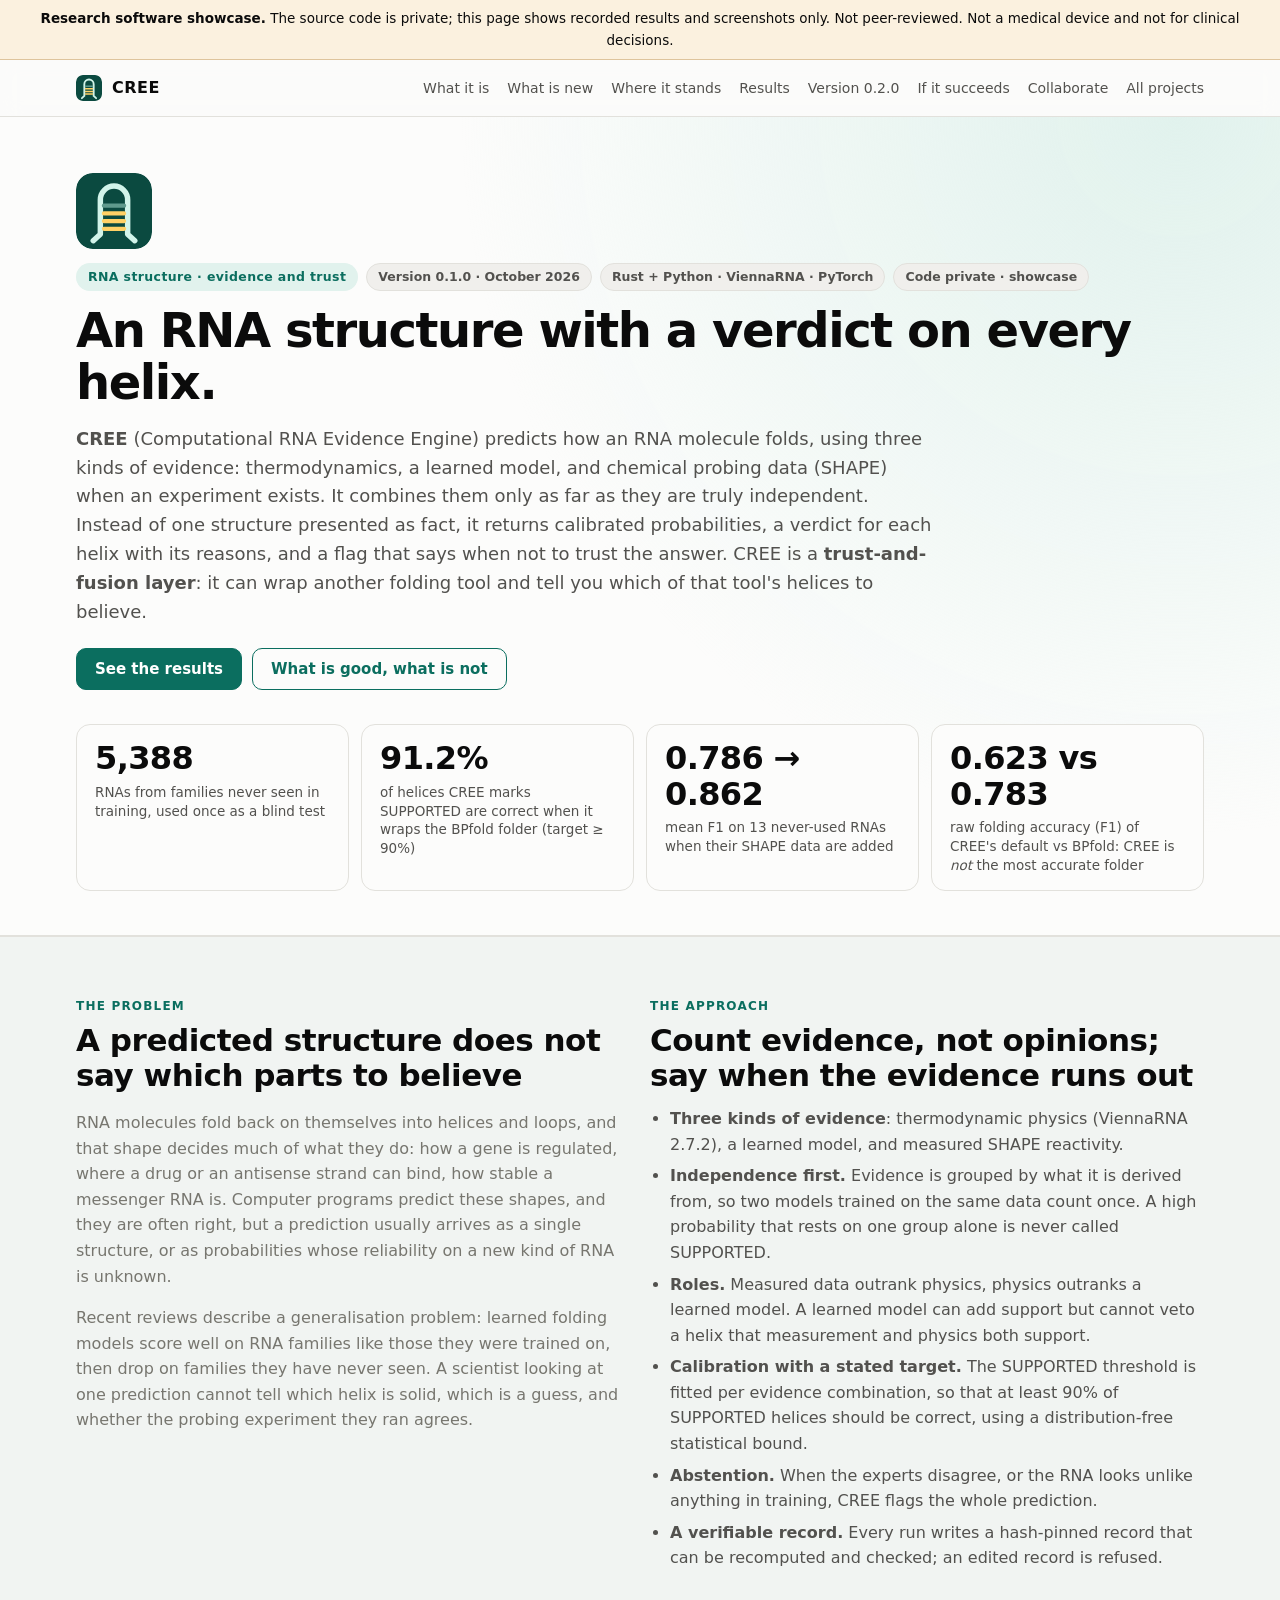
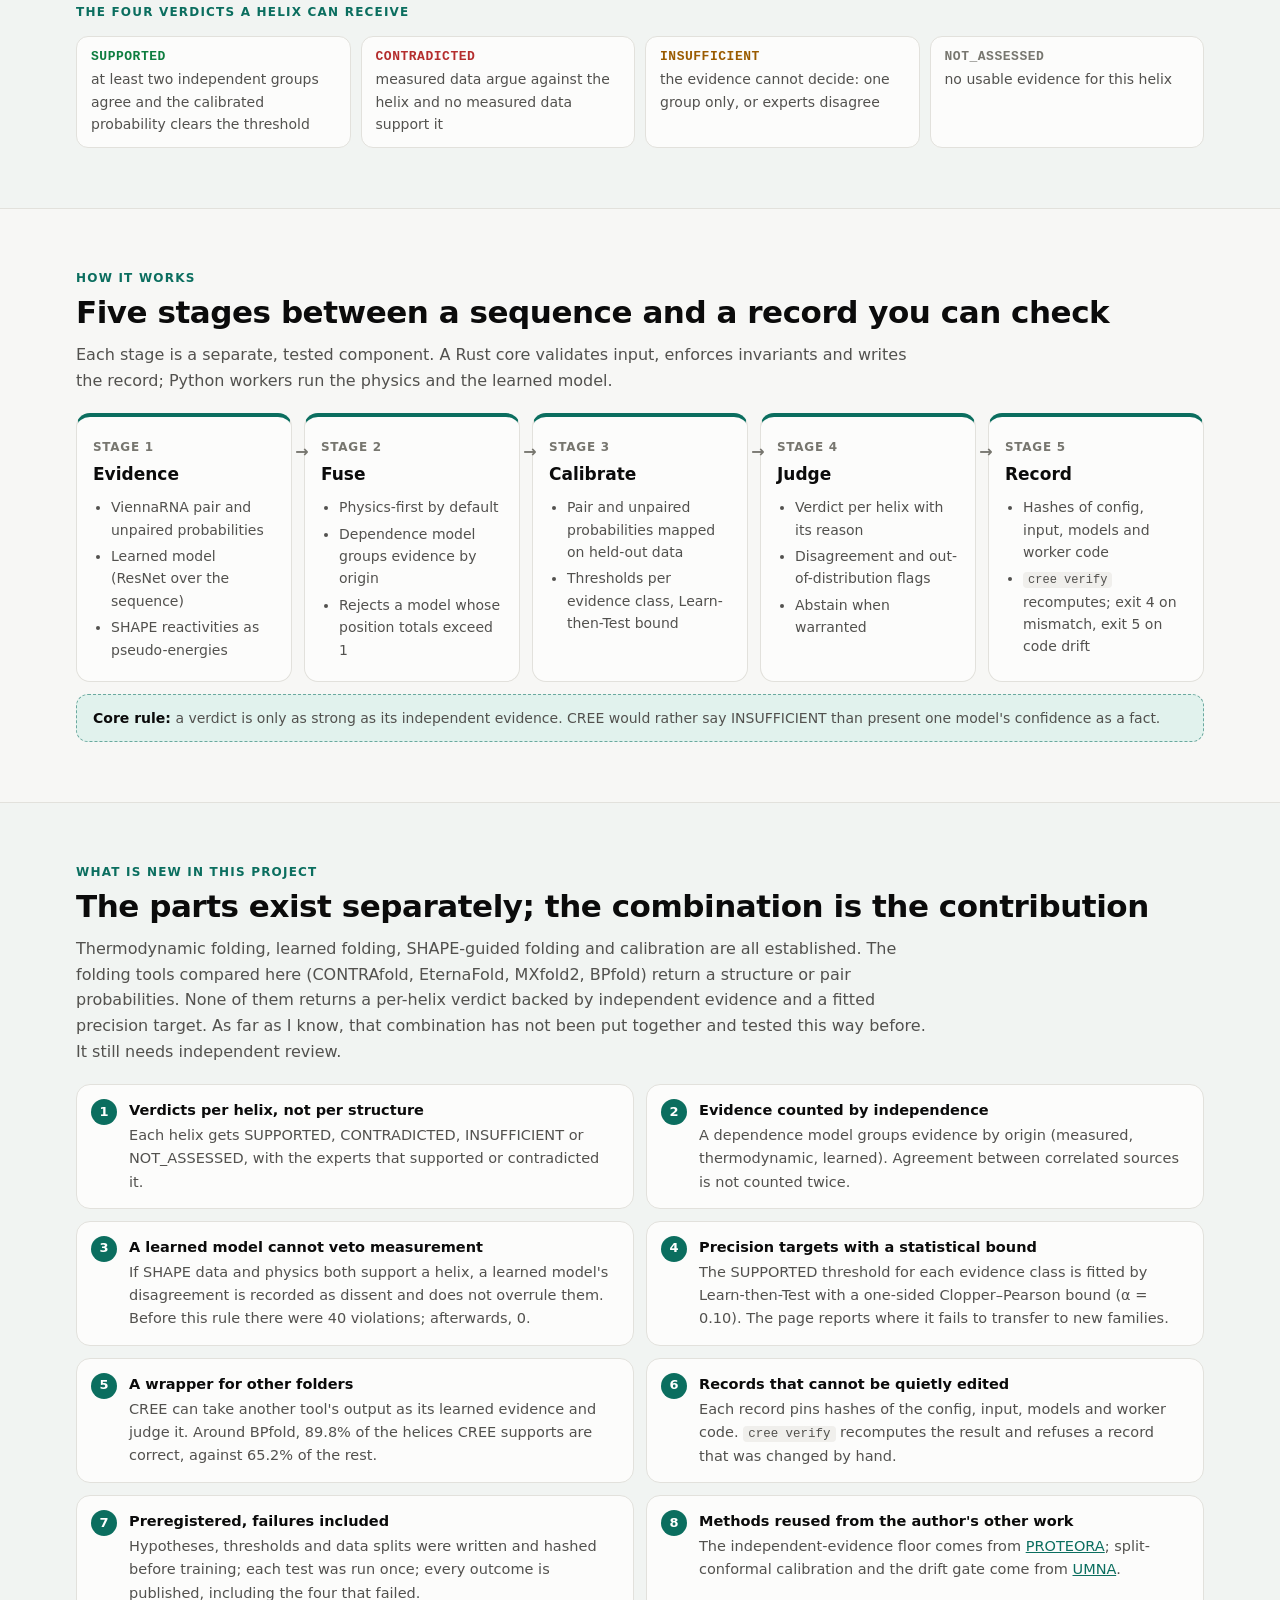
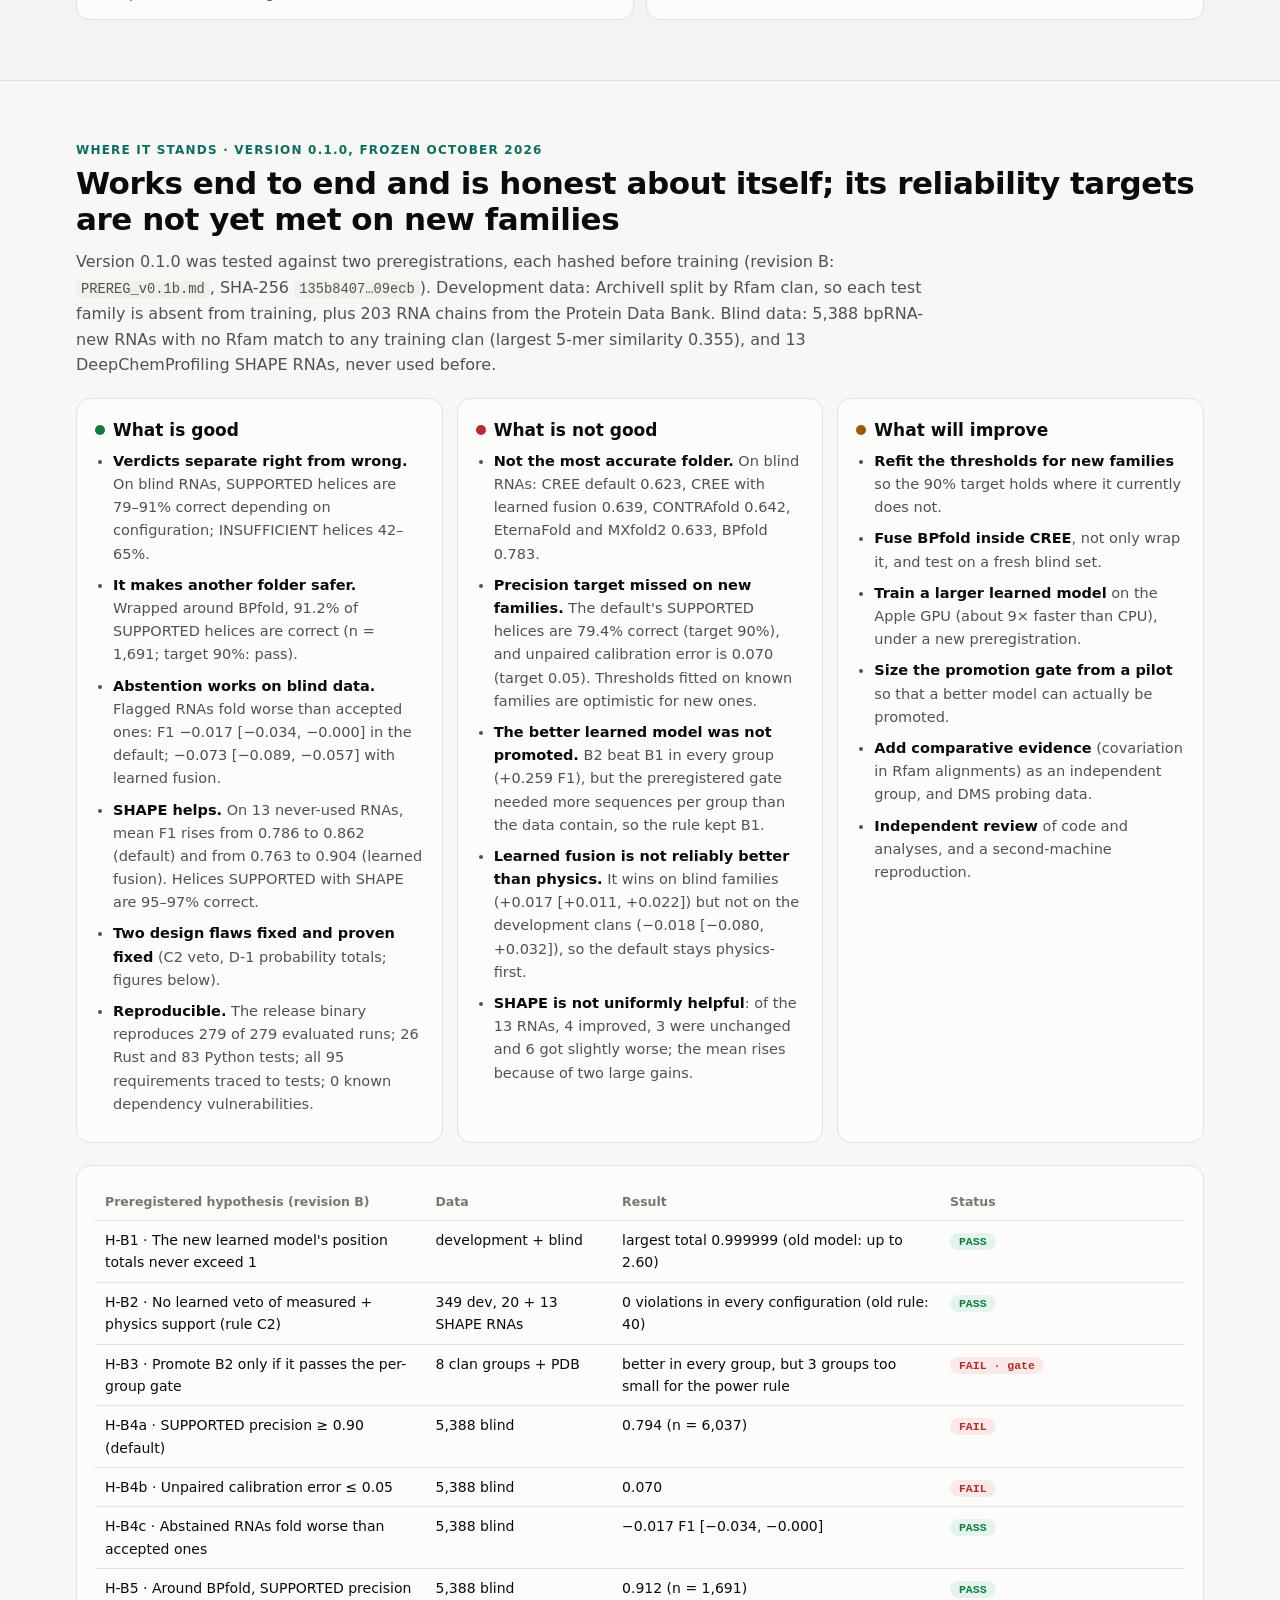
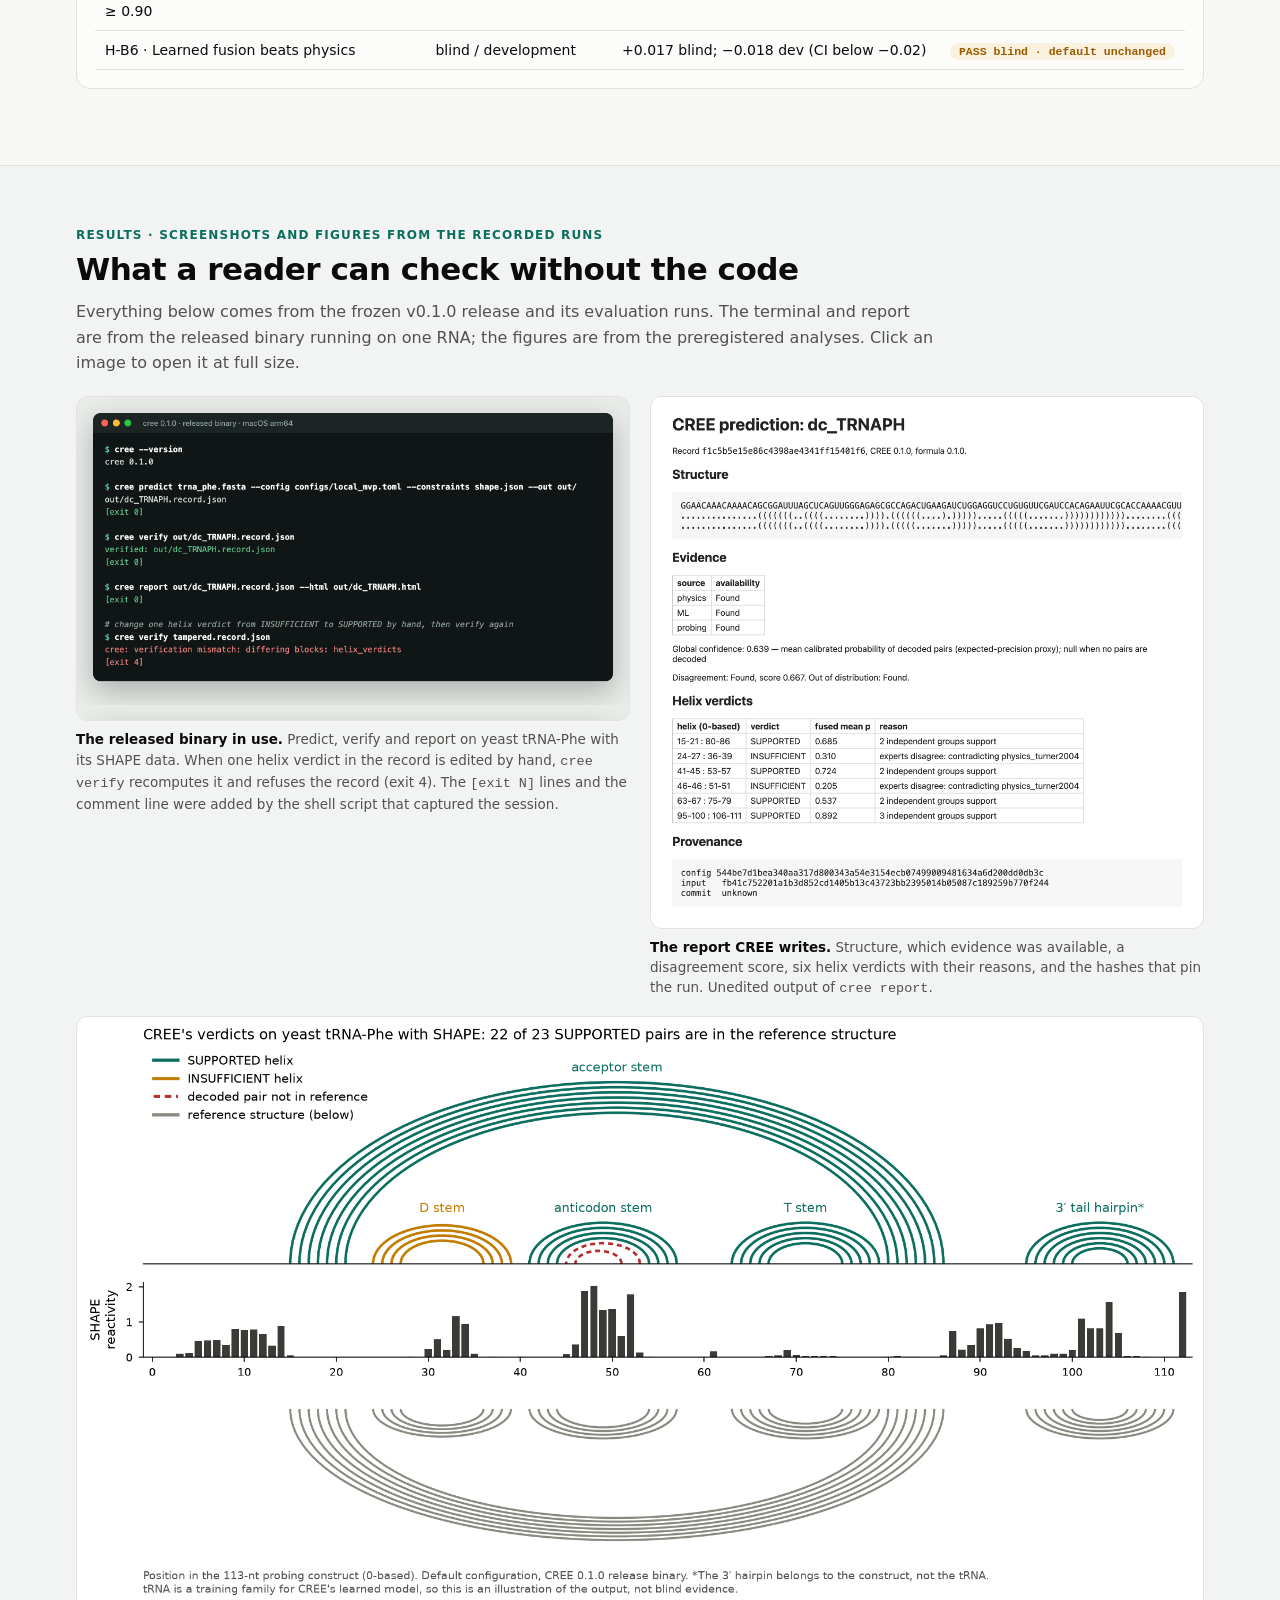
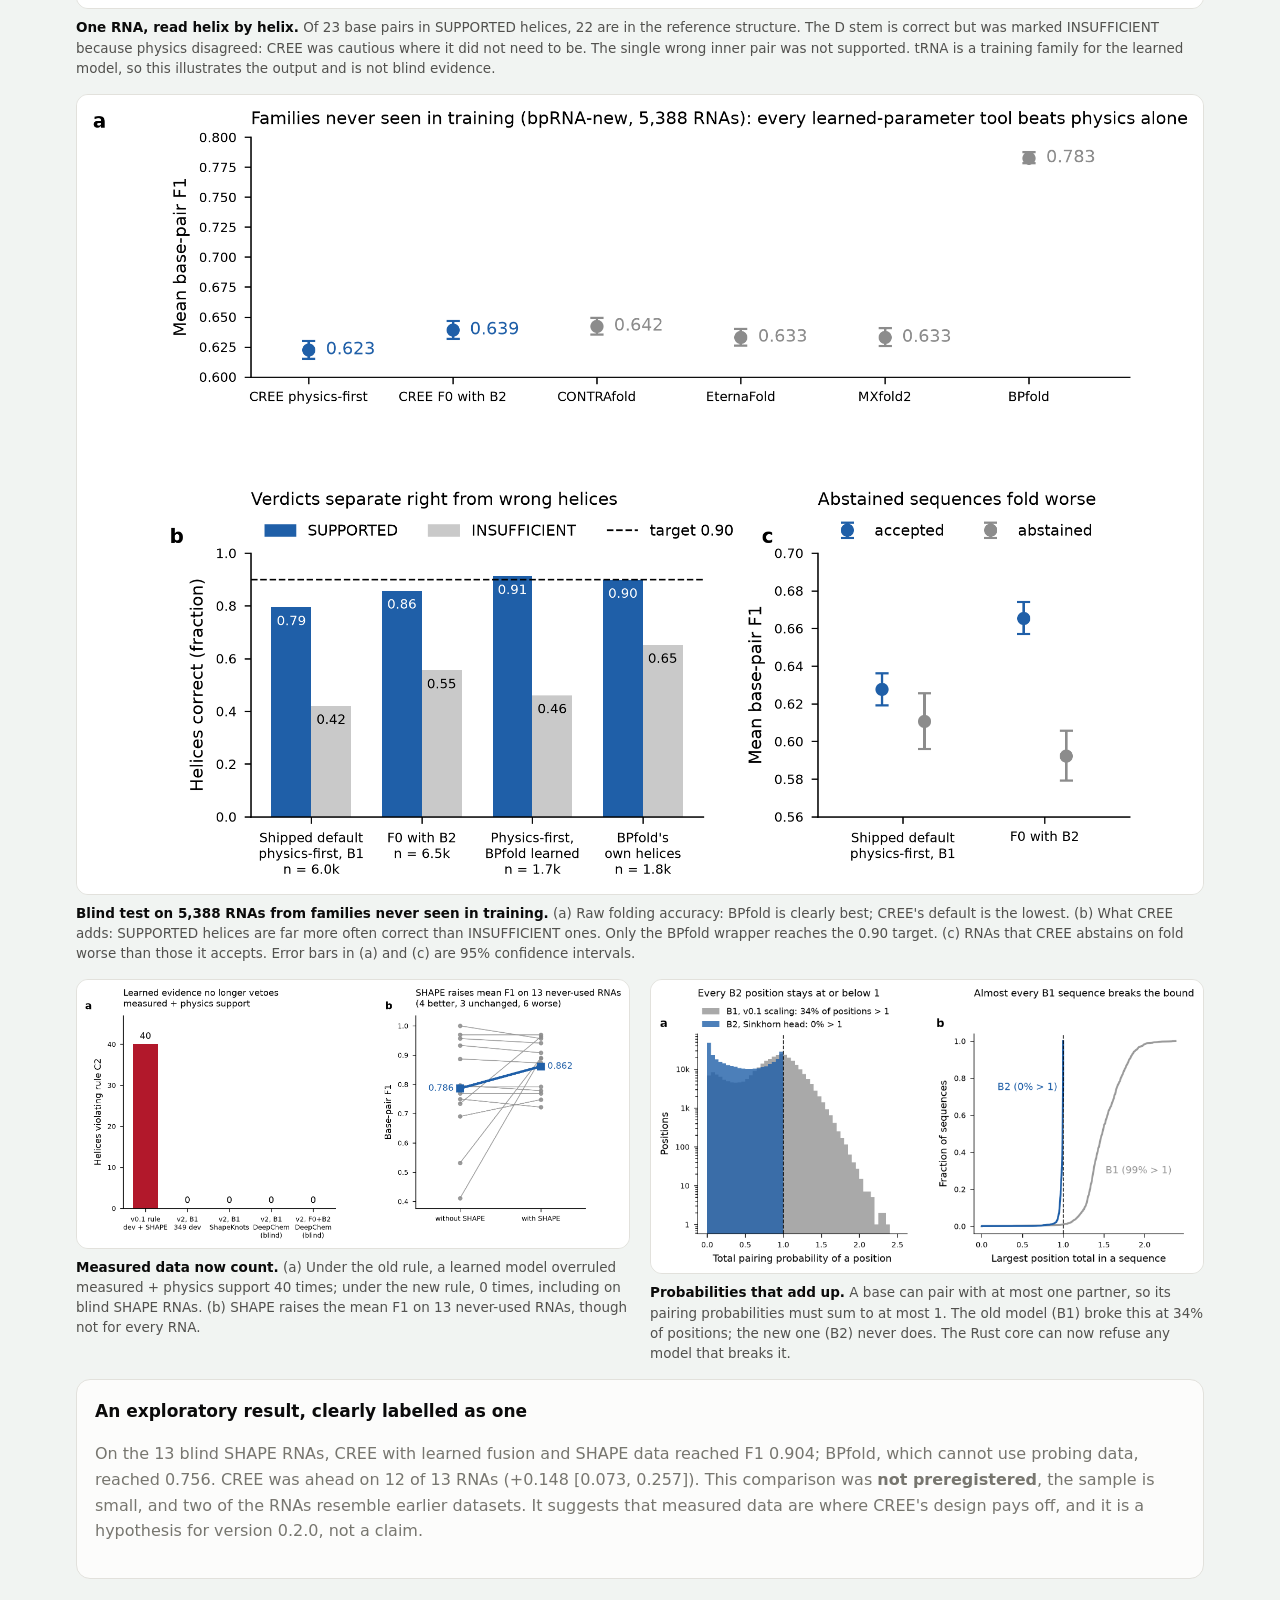
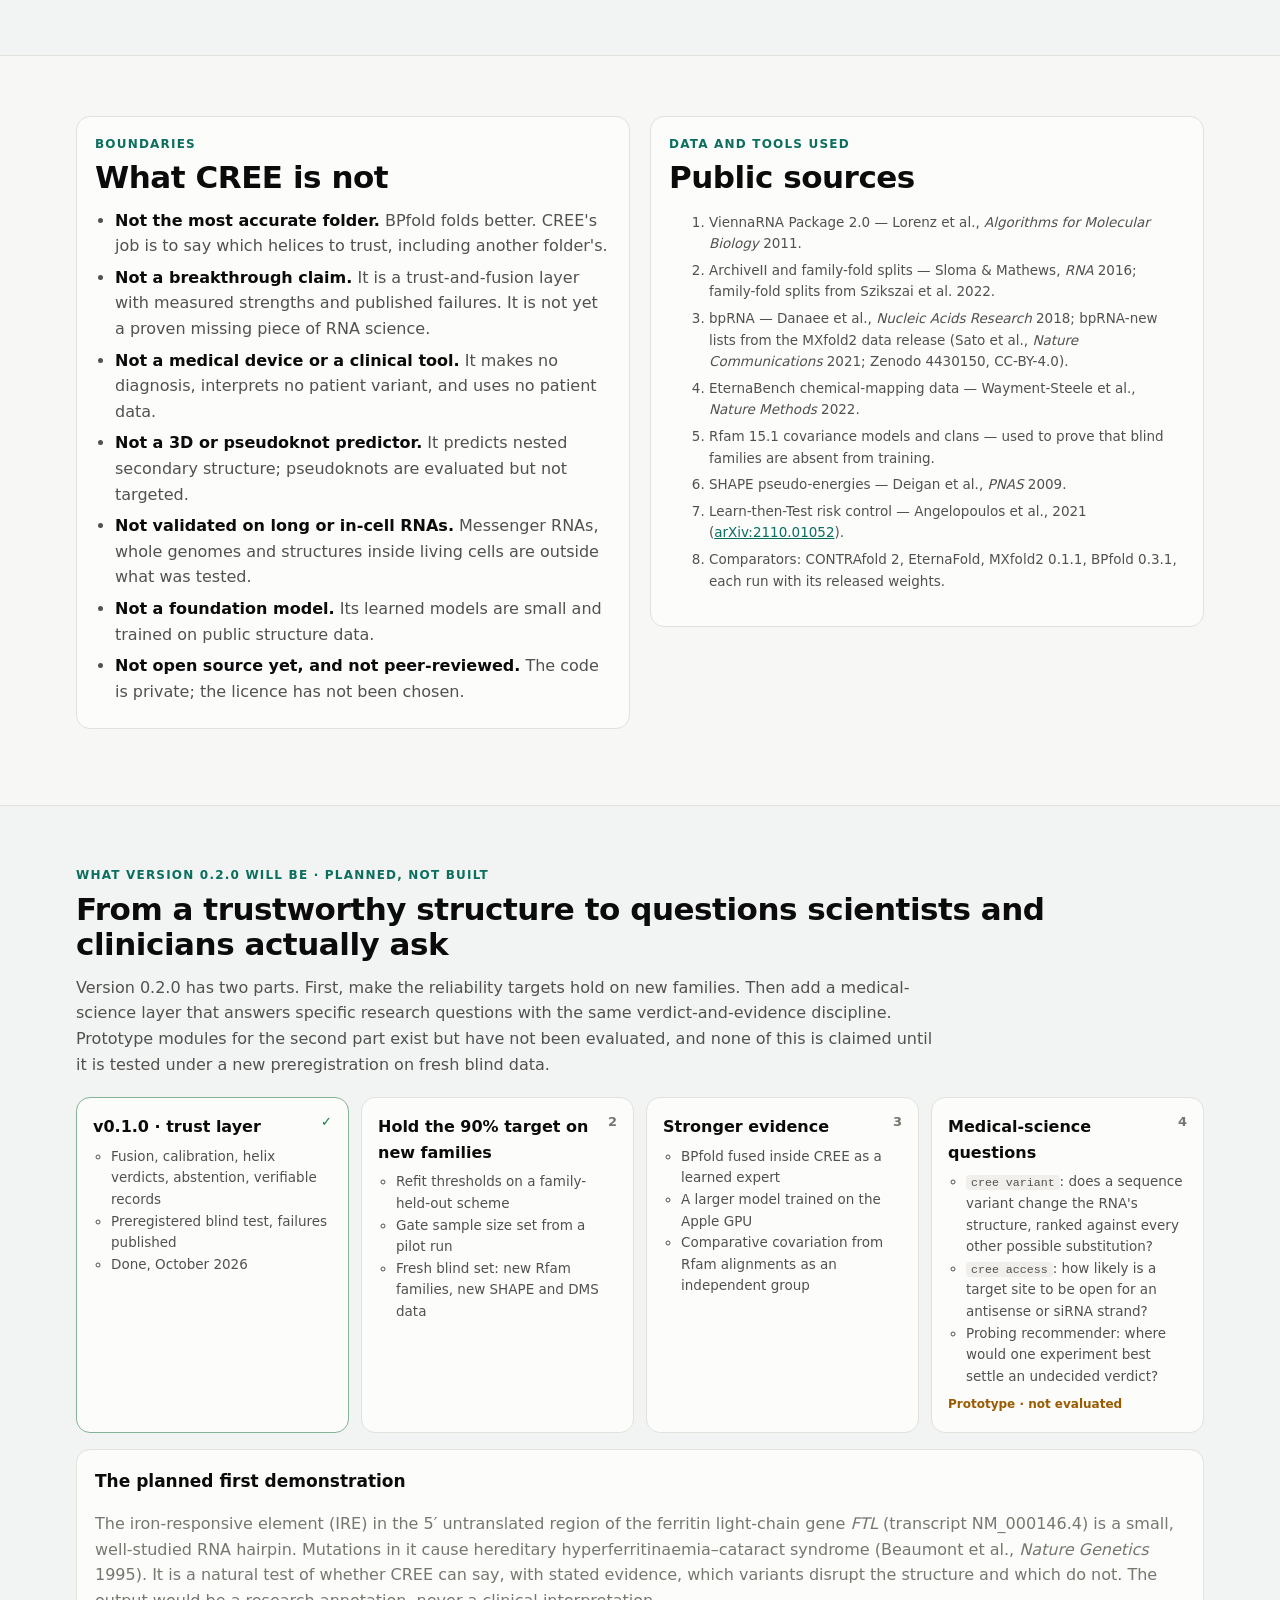
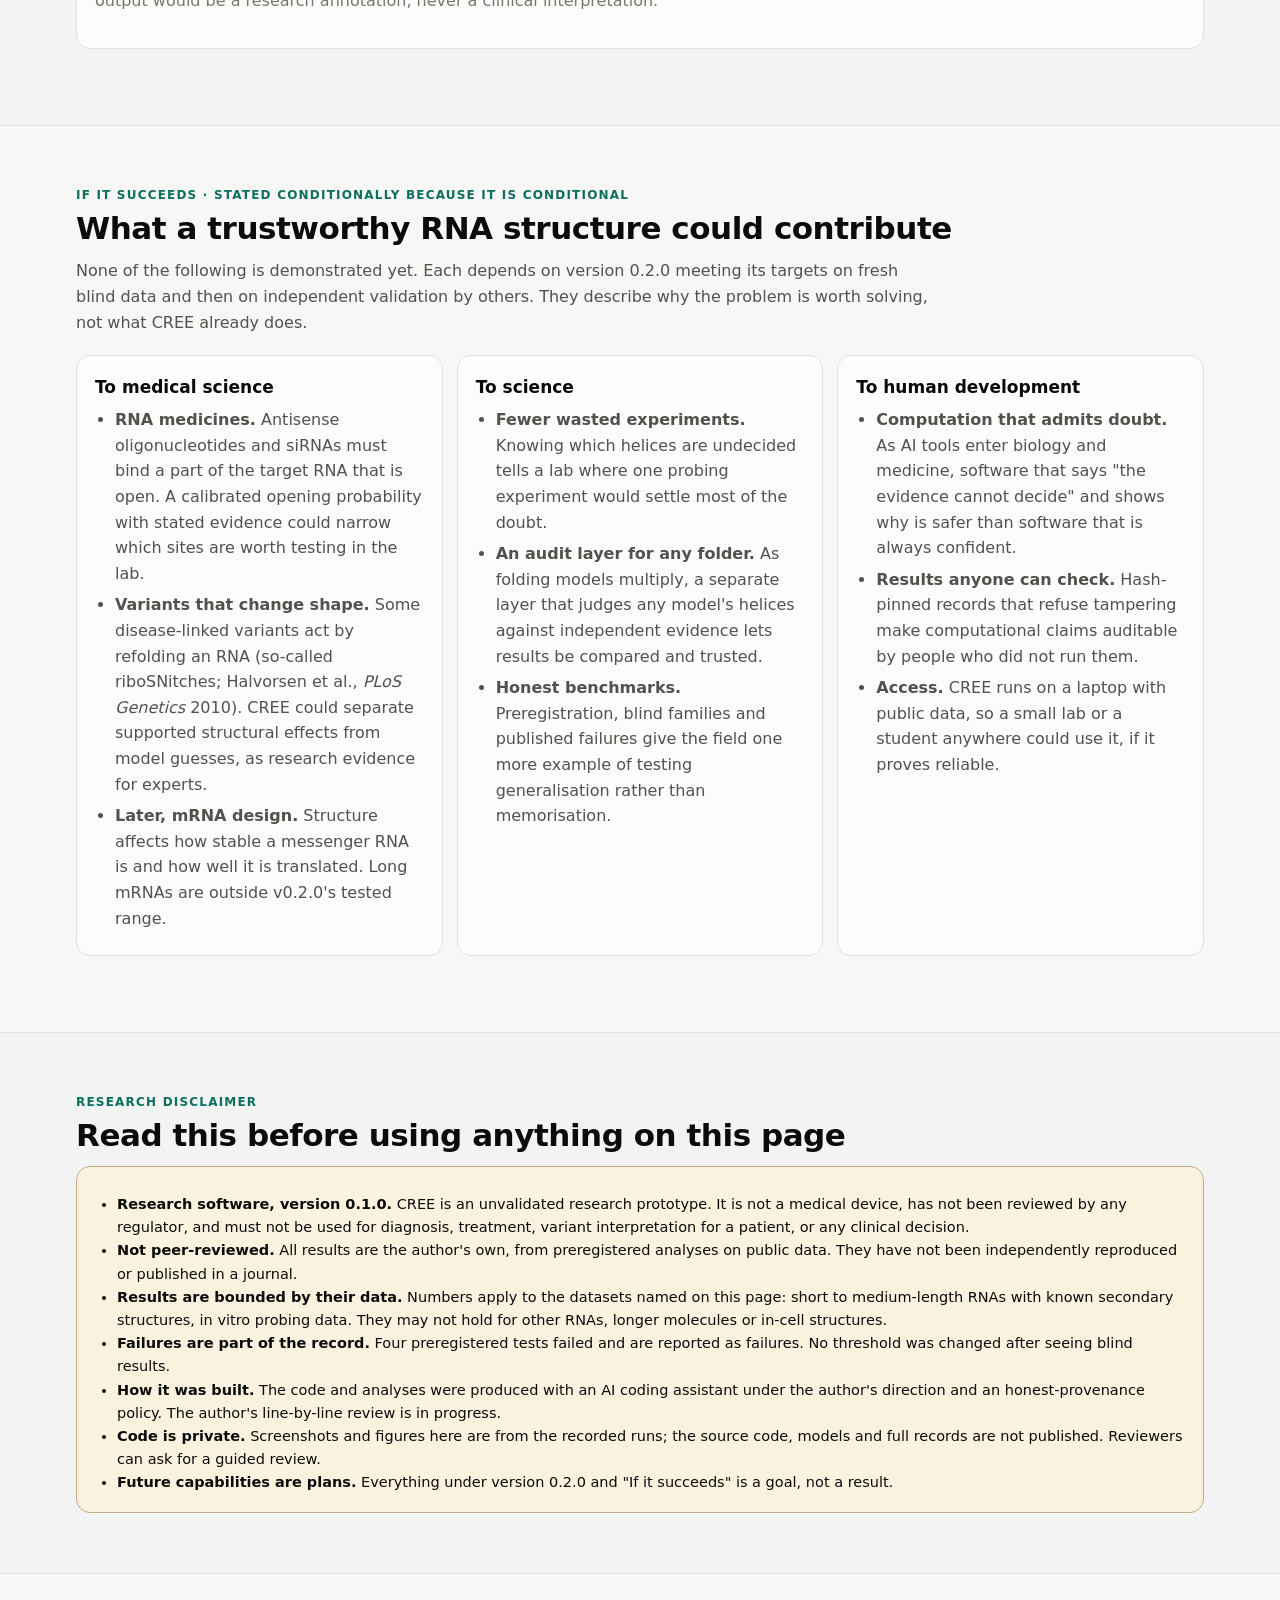
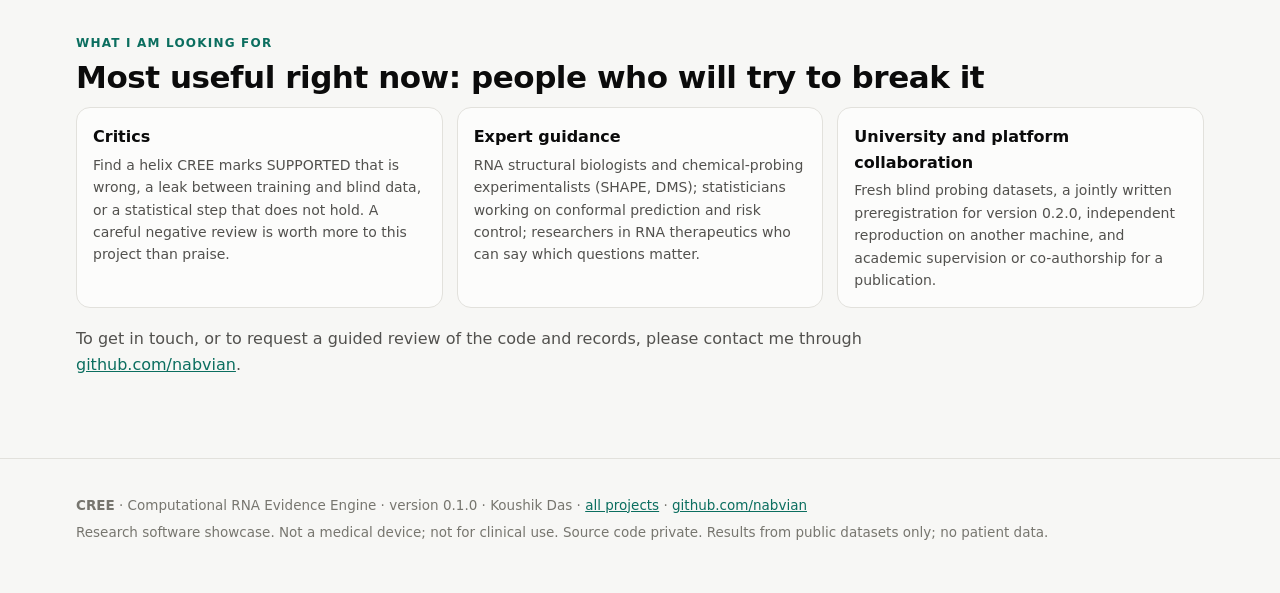
<file: projects/cree/index.html>
<!doctype html>
<html lang="en">
<head>
<meta charset="utf-8">
<meta name="viewport" content="width=device-width, initial-scale=1">
<title>CREE — an RNA structure with a verdict on every helix</title>
<meta name="description" content="CREE (Computational RNA Evidence Engine) predicts RNA secondary structure from physics, a learned model and chemical probing data, counts evidence only as far as it is independent, and returns a verdict on every helix plus a flag that says when not to trust the answer. Research showcase; code private.">
<meta property="og:title" content="CREE — an RNA structure with a verdict on every helix">
<meta property="og:description" content="A trust-and-fusion layer for RNA structure prediction. Version 0.1.0: preregistered, tested blind on 5,388 RNAs from unseen families, failures reported. Code private; results shown here.">
<meta property="og:image" content="https://nabvian.github.io/projects/cree/og.png">
<link rel="icon" href="logo.svg" type="image/svg+xml">
<link rel="stylesheet" href="../showcase.css">
<style>
  :root { --brand: #0b6e5f; --brand-soft: #e1f2ed; --on-brand: #ffffff; --gold: #9a6b00; }
  @media (prefers-color-scheme: dark) { :root:not([data-theme="light"]) { --brand: #5cd3b8; --brand-soft: #10302a; --on-brand: #04221c; --gold: #ffd166; } }
  :root[data-theme="dark"] { --brand: #5cd3b8; --brand-soft: #10302a; --on-brand: #04221c; --gold: #ffd166; }
  .brand i { background: url(logo.svg) center / cover no-repeat; }
  .hero-logo { width: 76px; height: 76px; border-radius: 17px; margin-bottom: 14px; display: block; }
  .fig { margin: 0 0 16px; }
  .fig a { display: block; border: 1px solid var(--line); border-radius: 12px; overflow: hidden; background: #fff; }
  .fig img { display: block; width: 100%; height: auto; }
  .fig figcaption { margin-top: 8px; font-size: 13.5px; color: var(--text-secondary); line-height: 1.5; }
  .fig figcaption b { color: var(--text-primary); }
  .verdicts { display: grid; grid-template-columns: repeat(4, minmax(0, 1fr)); gap: 10px; margin-top: 14px; }
  .v { padding: 12px 14px; border-radius: 12px; border: 1px solid var(--line); background: var(--surface-1); font-size: 14px; color: var(--text-secondary); }
  .v b { display: block; font: 750 13px ui-monospace, SFMono-Regular, Menlo, monospace; letter-spacing: .04em; margin-bottom: 4px; }
  .v.sup b { color: var(--good); } .v.con b { color: var(--bad); } .v.ins b { color: var(--warn); } .v.na b { color: var(--text-muted); }
  .gb { display: grid; grid-template-columns: repeat(3, minmax(0, 1fr)); gap: 14px; }
  .gb .card h3 { display: flex; align-items: center; gap: 8px; }
  .gb .card h3 .dot { width: 10px; height: 10px; border-radius: 50%; display: inline-block; }
  .gb ul { margin: 0; padding-left: 18px; color: var(--text-secondary); font-size: 14.5px; }
  .gb li { margin-bottom: 8px; }
  .gb li b { color: var(--text-primary); }
  .novel { counter-reset: n; list-style: none; padding: 0; margin: 0; display: grid; grid-template-columns: repeat(2, minmax(0, 1fr)); gap: 12px; }
  .novel li { counter-increment: n; position: relative; padding: 14px 16px 14px 52px; border: 1px solid var(--line); border-radius: 14px; background: var(--surface-1); color: var(--text-secondary); font-size: 14.5px; }
  .novel li::before { content: counter(n); position: absolute; left: 14px; top: 14px; width: 26px; height: 26px; border-radius: 50%; display: grid; place-items: center; background: var(--brand); color: var(--on-brand); font-weight: 700; font-size: 13px; }
  .novel li b { display: block; color: var(--text-primary); margin-bottom: 2px; }
  .cmp td.me { color: var(--brand); font-weight: 700; }
  .never li { margin-bottom: 8px; }
  .never b { color: var(--text-primary); }
  .disclaimer { border: 1px solid color-mix(in srgb, var(--warn) 40%, var(--line)); background: var(--warn-soft); border-radius: 14px; padding: 18px 20px; }
  .disclaimer p, .disclaimer li { color: var(--text-primary); font-size: 14.5px; }
  .disclaimer ul { margin: 8px 0 0; padding-left: 20px; }
  .refs li { margin-bottom: 5px; font-size: 13.5px; color: var(--text-secondary); }
  .road.done { border-color: color-mix(in srgb, var(--good) 45%, var(--line)); }
  .road.done::before { content: "✓"; color: var(--good); }
  .roadmap.r4 { grid-template-columns: repeat(4, minmax(0, 1fr)); }
  .arch.a5 { grid-template-columns: repeat(5, minmax(0, 1fr)); }
  @media (max-width: 1000px) { .arch.a5 { grid-template-columns: repeat(2, minmax(0, 1fr)); } }
  @media (max-width: 560px) { .arch.a5 { grid-template-columns: 1fr; } }
  .tag { display: inline-block; margin-top: 8px; font-size: 12px; font-weight: 650; color: var(--warn); }
  @media (max-width: 1000px) { .verdicts, .roadmap.r4 { grid-template-columns: repeat(2, minmax(0, 1fr)); } .gb { grid-template-columns: 1fr; } }
  @media (max-width: 760px) { .novel { grid-template-columns: 1fr; } }
  @media (max-width: 560px) { .verdicts, .roadmap.r4 { grid-template-columns: 1fr; } }
</style>
</head>
<body>
<a class="skip" href="#main">Skip to content</a>
<div class="notice-bar" role="note"><strong>Research software showcase.</strong> The source code is private; this page shows recorded results and screenshots only. Not peer-reviewed. Not a medical device and not for clinical decisions.</div>
<header class="topbar">
  <div class="wrap topbar-inner">
    <a class="brand" href="#top"><i aria-hidden="true"></i>CREE</a>
    <nav aria-label="Sections">
      <a href="#what">What it is</a>
      <a href="#novelty">What is new</a>
      <a href="#status">Where it stands</a>
      <a href="#results">Results</a>
      <a href="#v02">Version 0.2.0</a>
      <a href="#impact">If it succeeds</a>
      <a href="#collaborate">Collaborate</a>
      <a href="/">All projects</a>
    </nav>
  </div>
</header>

<main id="main">
<section class="hero" id="top">
  <div class="wrap">
    <img class="hero-logo" src="logo.svg" alt="CREE logo: an RNA hairpin; three base pairs confirmed in gold, one left undecided" width="76" height="76">
    <div class="chips"><span class="chip brand">RNA structure · evidence and trust</span><span class="chip">Version 0.1.0 · October 2026</span><span class="chip">Rust + Python · ViennaRNA · PyTorch</span><span class="chip">Code private · showcase</span></div>
    <h1>An RNA structure with a verdict on every helix.</h1>
    <p class="lede"><b>CREE</b> (Computational RNA Evidence Engine) predicts how an RNA molecule folds, using three kinds of evidence: thermodynamics, a learned model, and chemical probing data (SHAPE) when an experiment exists. It combines them only as far as they are truly independent. Instead of one structure presented as fact, it returns calibrated probabilities, a verdict for each helix with its reasons, and a flag that says when not to trust the answer. CREE is a <b>trust-and-fusion layer</b>: it can wrap another folding tool and tell you which of that tool's helices to believe.</p>
    <div class="hero-actions">
      <a class="button" href="#results">See the results</a>
      <a class="button ghost" href="#status">What is good, what is not</a>
    </div>
    <div class="stats">
      <div class="stat"><strong>5,388</strong><span>RNAs from families never seen in training, used once as a blind test</span></div>
      <div class="stat"><strong>91.2%</strong><span>of helices CREE marks SUPPORTED are correct when it wraps the BPfold folder (target ≥ 90%)</span></div>
      <div class="stat"><strong>0.786 → 0.862</strong><span>mean F1 on 13 never-used RNAs when their SHAPE data are added</span></div>
      <div class="stat"><strong>0.623 vs 0.783</strong><span>raw folding accuracy (F1) of CREE's default vs BPfold: CREE is <em>not</em> the most accurate folder</span></div>
    </div>
  </div>
</section>

<section id="what" class="band">
  <div class="wrap two-col">
    <div>
      <p class="eyebrow">The problem</p>
      <h2>A predicted structure does not say which parts to believe</h2>
      <p class="muted">RNA molecules fold back on themselves into helices and loops, and that shape decides much of what they do: how a gene is regulated, where a drug or an antisense strand can bind, how stable a messenger RNA is. Computer programs predict these shapes, and they are often right, but a prediction usually arrives as a single structure, or as probabilities whose reliability on a new kind of RNA is unknown.</p>
      <p class="muted">Recent reviews describe a generalisation problem: learned folding models score well on RNA families like those they were trained on, then drop on families they have never seen. A scientist looking at one prediction cannot tell which helix is solid, which is a guess, and whether the probing experiment they ran agrees.</p>
    </div>
    <div>
      <p class="eyebrow">The approach</p>
      <h2>Count evidence, not opinions; say when the evidence runs out</h2>
      <ul class="plain">
        <li><b>Three kinds of evidence</b>: thermodynamic physics (ViennaRNA 2.7.2), a learned model, and measured SHAPE reactivity.</li>
        <li><b>Independence first.</b> Evidence is grouped by what it is derived from, so two models trained on the same data count once. A high probability that rests on one group alone is never called SUPPORTED.</li>
        <li><b>Roles.</b> Measured data outrank physics, physics outranks a learned model. A learned model can add support but cannot veto a helix that measurement and physics both support.</li>
        <li><b>Calibration with a stated target.</b> The SUPPORTED threshold is fitted per evidence combination, so that at least 90% of SUPPORTED helices should be correct, using a distribution-free statistical bound.</li>
        <li><b>Abstention.</b> When the experts disagree, or the RNA looks unlike anything in training, CREE flags the whole prediction.</li>
        <li><b>A verifiable record.</b> Every run writes a hash-pinned record that can be recomputed and checked; an edited record is refused.</li>
      </ul>
    </div>
  </div>
  <div class="wrap">
    <p class="eyebrow" style="margin-top:26px">The four verdicts a helix can receive</p>
    <div class="verdicts" aria-label="The four helix verdicts">
      <div class="v sup"><b>SUPPORTED</b>at least two independent groups agree and the calibrated probability clears the threshold</div>
      <div class="v con"><b>CONTRADICTED</b>measured data argue against the helix and no measured data support it</div>
      <div class="v ins"><b>INSUFFICIENT</b>the evidence cannot decide: one group only, or experts disagree</div>
      <div class="v na"><b>NOT_ASSESSED</b>no usable evidence for this helix</div>
    </div>
  </div>
</section>

<section id="how">
  <div class="wrap">
    <p class="eyebrow">How it works</p>
    <h2>Five stages between a sequence and a record you can check</h2>
    <p class="section-copy">Each stage is a separate, tested component. A Rust core validates input, enforces invariants and writes the record; Python workers run the physics and the learned model.</p>
    <div class="arch a5">
      <article class="stage"><span class="n">Stage 1</span><b>Evidence</b><ul><li>ViennaRNA pair and unpaired probabilities</li><li>Learned model (ResNet over the sequence)</li><li>SHAPE reactivities as pseudo-energies</li></ul></article>
      <article class="stage"><span class="n">Stage 2</span><b>Fuse</b><ul><li>Physics-first by default</li><li>Dependence model groups evidence by origin</li><li>Rejects a model whose position totals exceed 1</li></ul></article>
      <article class="stage"><span class="n">Stage 3</span><b>Calibrate</b><ul><li>Pair and unpaired probabilities mapped on held-out data</li><li>Thresholds per evidence class, Learn-then-Test bound</li></ul></article>
      <article class="stage"><span class="n">Stage 4</span><b>Judge</b><ul><li>Verdict per helix with its reason</li><li>Disagreement and out-of-distribution flags</li><li>Abstain when warranted</li></ul></article>
      <article class="stage"><span class="n">Stage 5</span><b>Record</b><ul><li>Hashes of config, input, models and worker code</li><li><code>cree verify</code> recomputes; exit 4 on mismatch, exit 5 on code drift</li></ul></article>
    </div>
    <div class="rail"><b>Core rule:</b> a verdict is only as strong as its independent evidence. CREE would rather say INSUFFICIENT than present one model's confidence as a fact.</div>
  </div>
</section>

<section id="novelty" class="band">
  <div class="wrap">
    <p class="eyebrow">What is new in this project</p>
    <h2>The parts exist separately; the combination is the contribution</h2>
    <p class="section-copy">Thermodynamic folding, learned folding, SHAPE-guided folding and calibration are all established. The folding tools compared here (CONTRAfold, EternaFold, MXfold2, BPfold) return a structure or pair probabilities. None of them returns a per-helix verdict backed by independent evidence and a fitted precision target. As far as I know, that combination has not been put together and tested this way before. It still needs independent review.</p>
    <ol class="novel">
      <li><b>Verdicts per helix, not per structure</b>Each helix gets SUPPORTED, CONTRADICTED, INSUFFICIENT or NOT_ASSESSED, with the experts that supported or contradicted it.</li>
      <li><b>Evidence counted by independence</b>A dependence model groups evidence by origin (measured, thermodynamic, learned). Agreement between correlated sources is not counted twice.</li>
      <li><b>A learned model cannot veto measurement</b>If SHAPE data and physics both support a helix, a learned model's disagreement is recorded as dissent and does not overrule them. Before this rule there were 40 violations; afterwards, 0.</li>
      <li><b>Precision targets with a statistical bound</b>The SUPPORTED threshold for each evidence class is fitted by Learn-then-Test with a one-sided Clopper–Pearson bound (α = 0.10). The page reports where it fails to transfer to new families.</li>
      <li><b>A wrapper for other folders</b>CREE can take another tool's output as its learned evidence and judge it. Around BPfold, 89.8% of the helices CREE supports are correct, against 65.2% of the rest.</li>
      <li><b>Records that cannot be quietly edited</b>Each record pins hashes of the config, input, models and worker code. <code>cree verify</code> recomputes the result and refuses a record that was changed by hand.</li>
      <li><b>Preregistered, failures included</b>Hypotheses, thresholds and data splits were written and hashed before training; each test was run once; every outcome is published, including the four that failed.</li>
      <li><b>Methods reused from the author's other work</b>The independent-evidence floor comes from <a href="../proteora/">PROTEORA</a>; split-conformal calibration and the drift gate come from <a href="https://nabvian.github.io/umna-benchmarks/">UMNA</a>.</li>
    </ol>
  </div>
</section>

<section id="status">
  <div class="wrap">
    <p class="eyebrow">Where it stands · version 0.1.0, frozen October 2026</p>
    <h2>Works end to end and is honest about itself; its reliability targets are not yet met on new families</h2>
    <p class="section-copy">Version 0.1.0 was tested against two preregistrations, each hashed before training (revision B: <code>PREREG_v0.1b.md</code>, SHA-256 <code>135b8407…09ecb</code>). Development data: ArchiveII split by Rfam clan, so each test family is absent from training, plus 203 RNA chains from the Protein Data Bank. Blind data: 5,388 bpRNA-new RNAs with no Rfam match to any training clan (largest 5-mer similarity 0.355), and 13 DeepChemProfiling SHAPE RNAs, never used before.</p>

    <div class="gb">
      <div class="card">
        <h3><span class="dot" style="background:var(--good)"></span>What is good</h3>
        <ul>
          <li><b>Verdicts separate right from wrong.</b> On blind RNAs, SUPPORTED helices are 79–91% correct depending on configuration; INSUFFICIENT helices 42–65%.</li>
          <li><b>It makes another folder safer.</b> Wrapped around BPfold, 91.2% of SUPPORTED helices are correct (n = 1,691; target 90%: pass).</li>
          <li><b>Abstention works on blind data.</b> Flagged RNAs fold worse than accepted ones: F1 −0.017 [−0.034, −0.000] in the default; −0.073 [−0.089, −0.057] with learned fusion.</li>
          <li><b>SHAPE helps.</b> On 13 never-used RNAs, mean F1 rises from 0.786 to 0.862 (default) and from 0.763 to 0.904 (learned fusion). Helices SUPPORTED with SHAPE are 95–97% correct.</li>
          <li><b>Two design flaws fixed and proven fixed</b> (C2 veto, D-1 probability totals; figures below).</li>
          <li><b>Reproducible.</b> The release binary reproduces 279 of 279 evaluated runs; 26 Rust and 83 Python tests; all 95 requirements traced to tests; 0 known dependency vulnerabilities.</li>
        </ul>
      </div>
      <div class="card">
        <h3><span class="dot" style="background:var(--bad)"></span>What is not good</h3>
        <ul>
          <li><b>Not the most accurate folder.</b> On blind RNAs: CREE default 0.623, CREE with learned fusion 0.639, CONTRAfold 0.642, EternaFold and MXfold2 0.633, BPfold 0.783.</li>
          <li><b>Precision target missed on new families.</b> The default's SUPPORTED helices are 79.4% correct (target 90%), and unpaired calibration error is 0.070 (target 0.05). Thresholds fitted on known families are optimistic for new ones.</li>
          <li><b>The better learned model was not promoted.</b> B2 beat B1 in every group (+0.259 F1), but the preregistered gate needed more sequences per group than the data contain, so the rule kept B1.</li>
          <li><b>Learned fusion is not reliably better than physics.</b> It wins on blind families (+0.017 [+0.011, +0.022]) but not on the development clans (−0.018 [−0.080, +0.032]), so the default stays physics-first.</li>
          <li><b>SHAPE is not uniformly helpful</b>: of the 13 RNAs, 4 improved, 3 were unchanged and 6 got slightly worse; the mean rises because of two large gains.</li>
        </ul>
      </div>
      <div class="card">
        <h3><span class="dot" style="background:var(--warn)"></span>What will improve</h3>
        <ul>
          <li><b>Refit the thresholds for new families</b> so the 90% target holds where it currently does not.</li>
          <li><b>Fuse BPfold inside CREE</b>, not only wrap it, and test on a fresh blind set.</li>
          <li><b>Train a larger learned model</b> on the Apple GPU (about 9× faster than CPU), under a new preregistration.</li>
          <li><b>Size the promotion gate from a pilot</b> so that a better model can actually be promoted.</li>
          <li><b>Add comparative evidence</b> (covariation in Rfam alignments) as an independent group, and DMS probing data.</li>
          <li><b>Independent review</b> of code and analyses, and a second-machine reproduction.</li>
        </ul>
      </div>
    </div>

    <div class="table-wrap card" style="margin-top:6px">
      <table class="claims">
        <thead><tr><th>Preregistered hypothesis (revision B)</th><th>Data</th><th>Result</th><th>Status</th></tr></thead>
        <tbody>
          <tr><td>H-B1 · The new learned model's position totals never exceed 1</td><td>development + blind</td><td>largest total 0.999999 (old model: up to 2.60)</td><td><span class="status ok">PASS</span></td></tr>
          <tr><td>H-B2 · No learned veto of measured + physics support (rule C2)</td><td>349 dev, 20 + 13 SHAPE RNAs</td><td>0 violations in every configuration (old rule: 40)</td><td><span class="status ok">PASS</span></td></tr>
          <tr><td>H-B3 · Promote B2 only if it passes the per-group gate</td><td>8 clan groups + PDB</td><td>better in every group, but 3 groups too small for the power rule</td><td><span class="status bad">FAIL · gate</span></td></tr>
          <tr><td>H-B4a · SUPPORTED precision ≥ 0.90 (default)</td><td>5,388 blind</td><td>0.794 (n = 6,037)</td><td><span class="status bad">FAIL</span></td></tr>
          <tr><td>H-B4b · Unpaired calibration error ≤ 0.05</td><td>5,388 blind</td><td>0.070</td><td><span class="status bad">FAIL</span></td></tr>
          <tr><td>H-B4c · Abstained RNAs fold worse than accepted ones</td><td>5,388 blind</td><td>−0.017 F1 [−0.034, −0.000]</td><td><span class="status ok">PASS</span></td></tr>
          <tr><td>H-B5 · Around BPfold, SUPPORTED precision ≥ 0.90</td><td>5,388 blind</td><td>0.912 (n = 1,691)</td><td><span class="status ok">PASS</span></td></tr>
          <tr><td>H-B6 · Learned fusion beats physics</td><td>blind / development</td><td>+0.017 blind; −0.018 dev (CI below −0.02)</td><td><span class="status warn">PASS blind · default unchanged</span></td></tr>
        </tbody>
      </table>
    </div>
  </div>
</section>

<section id="results" class="band">
  <div class="wrap">
    <p class="eyebrow">Results · screenshots and figures from the recorded runs</p>
    <h2>What a reader can check without the code</h2>
    <p class="section-copy">Everything below comes from the frozen v0.1.0 release and its evaluation runs. The terminal and report are from the released binary running on one RNA; the figures are from the preregistered analyses. Click an image to open it at full size.</p>

    <div class="two-col">
      <figure class="fig">
        <a href="shots/terminal.png"><img src="shots/terminal.png" alt="Terminal: cree predict, verify and report succeed on yeast tRNA-Phe; a record with one verdict edited by hand is refused with exit code 4" width="1912" height="1120" loading="lazy"></a>
        <figcaption><b>The released binary in use.</b> Predict, verify and report on yeast tRNA-Phe with its SHAPE data. When one helix verdict in the record is edited by hand, <code>cree verify</code> recomputes it and refuses the record (exit 4). The <code>[exit N]</code> lines and the comment line were added by the shell script that captured the session.</figcaption>
      </figure>
      <figure class="fig">
        <a href="shots/report-trna.png"><img src="shots/report-trna.png" alt="CREE HTML report for yeast tRNA-Phe: decoded structure, evidence availability, global confidence, six helix verdicts with reasons, and provenance hashes" width="2080" height="2000" loading="lazy"></a>
        <figcaption><b>The report CREE writes.</b> Structure, which evidence was available, a disagreement score, six helix verdicts with their reasons, and the hashes that pin the run. Unedited output of <code>cree report</code>.</figcaption>
      </figure>
    </div>

    <figure class="fig">
      <a href="shots/trna-verdicts.png"><img src="shots/trna-verdicts.png" alt="Arc diagram of yeast tRNA-Phe: CREE's helices coloured by verdict above, SHAPE reactivity in the middle, reference structure below" width="1954" height="1027" loading="lazy"></a>
      <figcaption><b>One RNA, read helix by helix.</b> Of 23 base pairs in SUPPORTED helices, 22 are in the reference structure. The D stem is correct but was marked INSUFFICIENT because physics disagreed: CREE was cautious where it did not need to be. The single wrong inner pair was not supported. tRNA is a training family for the learned model, so this illustrates the output and is not blind evidence.</figcaption>
    </figure>

    <figure class="fig">
      <a href="shots/blind-test.png"><img src="shots/blind-test.png" alt="Blind test on 5,388 RNAs: mean F1 of CREE configurations and four other folders; SUPPORTED versus INSUFFICIENT helix correctness; abstained versus accepted F1" width="2145" height="1521" loading="lazy"></a>
      <figcaption><b>Blind test on 5,388 RNAs from families never seen in training.</b> (a) Raw folding accuracy: BPfold is clearly best; CREE's default is the lowest. (b) What CREE adds: SUPPORTED helices are far more often correct than INSUFFICIENT ones. Only the BPfold wrapper reaches the 0.90 target. (c) RNAs that CREE abstains on fold worse than those it accepts. Error bars in (a) and (c) are 95% confidence intervals.</figcaption>
    </figure>

    <div class="two-col">
      <figure class="fig">
        <a href="shots/c2-and-shape.png"><img src="shots/c2-and-shape.png" alt="Left: helices violating rule C2 fall from 40 to 0 under the new rule. Right: per-RNA F1 with and without SHAPE for 13 blind RNAs" width="2055" height="995" loading="lazy"></a>
        <figcaption><b>Measured data now count.</b> (a) Under the old rule, a learned model overruled measured + physics support 40 times; under the new rule, 0 times, including on blind SHAPE RNAs. (b) SHAPE raises the mean F1 on 13 never-used RNAs, though not for every RNA.</figcaption>
      </figure>
      <figure class="fig">
        <a href="shots/row-totals.png"><img src="shots/row-totals.png" alt="Histogram and cumulative curve: the old learned model's per-position pairing totals exceed 1 often; the new model's never do" width="1850" height="982" loading="lazy"></a>
        <figcaption><b>Probabilities that add up.</b> A base can pair with at most one partner, so its pairing probabilities must sum to at most 1. The old model (B1) broke this at 34% of positions; the new one (B2) never does. The Rust core can now refuse any model that breaks it.</figcaption>
      </figure>
    </div>

    <div class="card">
      <h3>An exploratory result, clearly labelled as one</h3>
      <p class="muted">On the 13 blind SHAPE RNAs, CREE with learned fusion and SHAPE data reached F1 0.904; BPfold, which cannot use probing data, reached 0.756. CREE was ahead on 12 of 13 RNAs (+0.148 [0.073, 0.257]). This comparison was <b>not preregistered</b>, the sample is small, and two of the RNAs resemble earlier datasets. It suggests that measured data are where CREE's design pays off, and it is a hypothesis for version 0.2.0, not a claim.</p>
    </div>
  </div>
</section>

<section id="not">
  <div class="wrap two-col">
    <div class="card">
      <p class="eyebrow">Boundaries</p>
      <h2>What CREE is not</h2>
      <ul class="plain never">
        <li><b>Not the most accurate folder.</b> BPfold folds better. CREE's job is to say which helices to trust, including another folder's.</li>
        <li><b>Not a breakthrough claim.</b> It is a trust-and-fusion layer with measured strengths and published failures. It is not yet a proven missing piece of RNA science.</li>
        <li><b>Not a medical device or a clinical tool.</b> It makes no diagnosis, interprets no patient variant, and uses no patient data.</li>
        <li><b>Not a 3D or pseudoknot predictor.</b> It predicts nested secondary structure; pseudoknots are evaluated but not targeted.</li>
        <li><b>Not validated on long or in-cell RNAs.</b> Messenger RNAs, whole genomes and structures inside living cells are outside what was tested.</li>
        <li><b>Not a foundation model.</b> Its learned models are small and trained on public structure data.</li>
        <li><b>Not open source yet, and not peer-reviewed.</b> The code is private; the licence has not been chosen.</li>
      </ul>
    </div>
    <div class="card">
      <p class="eyebrow">Data and tools used</p>
      <h2>Public sources</h2>
      <ol class="refs">
        <li>ViennaRNA Package 2.0 — Lorenz et al., <i>Algorithms for Molecular Biology</i> 2011.</li>
        <li>ArchiveII and family-fold splits — Sloma &amp; Mathews, <i>RNA</i> 2016; family-fold splits from Szikszai et al. 2022.</li>
        <li>bpRNA — Danaee et al., <i>Nucleic Acids Research</i> 2018; bpRNA-new lists from the MXfold2 data release (Sato et al., <i>Nature Communications</i> 2021; Zenodo 4430150, CC-BY-4.0).</li>
        <li>EternaBench chemical-mapping data — Wayment-Steele et al., <i>Nature Methods</i> 2022.</li>
        <li>Rfam 15.1 covariance models and clans — used to prove that blind families are absent from training.</li>
        <li>SHAPE pseudo-energies — Deigan et al., <i>PNAS</i> 2009.</li>
        <li>Learn-then-Test risk control — Angelopoulos et al., 2021 (<a href="https://arxiv.org/abs/2110.01052">arXiv:2110.01052</a>).</li>
        <li>Comparators: CONTRAfold 2, EternaFold, MXfold2 0.1.1, BPfold 0.3.1, each run with its released weights.</li>
      </ol>
    </div>
  </div>
</section>

<section id="v02" class="band">
  <div class="wrap">
    <p class="eyebrow">What version 0.2.0 will be · planned, not built</p>
    <h2>From a trustworthy structure to questions scientists and clinicians actually ask</h2>
    <p class="section-copy">Version 0.2.0 has two parts. First, make the reliability targets hold on new families. Then add a medical-science layer that answers specific research questions with the same verdict-and-evidence discipline. Prototype modules for the second part exist but have not been evaluated, and none of this is claimed until it is tested under a new preregistration on fresh blind data.</p>
    <ol class="roadmap r4">
      <li class="road done"><b>v0.1.0 · trust layer</b><ul><li>Fusion, calibration, helix verdicts, abstention, verifiable records</li><li>Preregistered blind test, failures published</li><li>Done, October 2026</li></ul></li>
      <li class="road"><b>Hold the 90% target on new families</b><ul><li>Refit thresholds on a family-held-out scheme</li><li>Gate sample size set from a pilot run</li><li>Fresh blind set: new Rfam families, new SHAPE and DMS data</li></ul></li>
      <li class="road"><b>Stronger evidence</b><ul><li>BPfold fused inside CREE as a learned expert</li><li>A larger model trained on the Apple GPU</li><li>Comparative covariation from Rfam alignments as an independent group</li></ul></li>
      <li class="road"><b>Medical-science questions</b><ul><li><code>cree variant</code>: does a sequence variant change the RNA's structure, ranked against every other possible substitution?</li><li><code>cree access</code>: how likely is a target site to be open for an antisense or siRNA strand?</li><li>Probing recommender: where would one experiment best settle an undecided verdict?</li></ul><span class="tag">Prototype · not evaluated</span></li>
    </ol>
    <div class="card" style="margin-top:16px">
      <h3>The planned first demonstration</h3>
      <p class="muted">The iron-responsive element (IRE) in the 5′ untranslated region of the ferritin light-chain gene <i>FTL</i> (transcript NM_000146.4) is a small, well-studied RNA hairpin. Mutations in it cause hereditary hyperferritinaemia–cataract syndrome (Beaumont et al., <i>Nature Genetics</i> 1995). It is a natural test of whether CREE can say, with stated evidence, which variants disrupt the structure and which do not. The output would be a research annotation, never a clinical interpretation.</p>
    </div>
  </div>
</section>

<section id="impact">
  <div class="wrap">
    <p class="eyebrow">If it succeeds · stated conditionally because it is conditional</p>
    <h2>What a trustworthy RNA structure could contribute</h2>
    <p class="section-copy">None of the following is demonstrated yet. Each depends on version 0.2.0 meeting its targets on fresh blind data and then on independent validation by others. They describe why the problem is worth solving, not what CREE already does.</p>
    <div class="grid3">
      <div class="card">
        <h3>To medical science</h3>
        <ul class="plain">
          <li><b>RNA medicines.</b> Antisense oligonucleotides and siRNAs must bind a part of the target RNA that is open. A calibrated opening probability with stated evidence could narrow which sites are worth testing in the lab.</li>
          <li><b>Variants that change shape.</b> Some disease-linked variants act by refolding an RNA (so-called riboSNitches; Halvorsen et al., <i>PLoS Genetics</i> 2010). CREE could separate supported structural effects from model guesses, as research evidence for experts.</li>
          <li><b>Later, mRNA design.</b> Structure affects how stable a messenger RNA is and how well it is translated. Long mRNAs are outside v0.2.0's tested range.</li>
        </ul>
      </div>
      <div class="card">
        <h3>To science</h3>
        <ul class="plain">
          <li><b>Fewer wasted experiments.</b> Knowing which helices are undecided tells a lab where one probing experiment would settle most of the doubt.</li>
          <li><b>An audit layer for any folder.</b> As folding models multiply, a separate layer that judges any model's helices against independent evidence lets results be compared and trusted.</li>
          <li><b>Honest benchmarks.</b> Preregistration, blind families and published failures give the field one more example of testing generalisation rather than memorisation.</li>
        </ul>
      </div>
      <div class="card">
        <h3>To human development</h3>
        <ul class="plain">
          <li><b>Computation that admits doubt.</b> As AI tools enter biology and medicine, software that says "the evidence cannot decide" and shows why is safer than software that is always confident.</li>
          <li><b>Results anyone can check.</b> Hash-pinned records that refuse tampering make computational claims auditable by people who did not run them.</li>
          <li><b>Access.</b> CREE runs on a laptop with public data, so a small lab or a student anywhere could use it, if it proves reliable.</li>
        </ul>
      </div>
    </div>
  </div>
</section>

<section id="disclaimer" class="band">
  <div class="wrap">
    <p class="eyebrow">Research disclaimer</p>
    <h2>Read this before using anything on this page</h2>
    <div class="disclaimer">
      <ul>
        <li><b>Research software, version 0.1.0.</b> CREE is an unvalidated research prototype. It is not a medical device, has not been reviewed by any regulator, and must not be used for diagnosis, treatment, variant interpretation for a patient, or any clinical decision.</li>
        <li><b>Not peer-reviewed.</b> All results are the author's own, from preregistered analyses on public data. They have not been independently reproduced or published in a journal.</li>
        <li><b>Results are bounded by their data.</b> Numbers apply to the datasets named on this page: short to medium-length RNAs with known secondary structures, in vitro probing data. They may not hold for other RNAs, longer molecules or in-cell structures.</li>
        <li><b>Failures are part of the record.</b> Four preregistered tests failed and are reported as failures. No threshold was changed after seeing blind results.</li>
        <li><b>How it was built.</b> The code and analyses were produced with an AI coding assistant under the author's direction and an honest-provenance policy. The author's line-by-line review is in progress.</li>
        <li><b>Code is private.</b> Screenshots and figures here are from the recorded runs; the source code, models and full records are not published. Reviewers can ask for a guided review.</li>
        <li><b>Future capabilities are plans.</b> Everything under version 0.2.0 and "If it succeeds" is a goal, not a result.</li>
      </ul>
    </div>
  </div>
</section>

<section id="collaborate">
  <div class="wrap">
    <p class="eyebrow">What I am looking for</p>
    <h2>Most useful right now: people who will try to break it</h2>
    <div class="grid3">
      <article class="who"><b>Critics</b><p>Find a helix CREE marks SUPPORTED that is wrong, a leak between training and blind data, or a statistical step that does not hold. A careful negative review is worth more to this project than praise.</p></article>
      <article class="who"><b>Expert guidance</b><p>RNA structural biologists and chemical-probing experimentalists (SHAPE, DMS); statisticians working on conformal prediction and risk control; researchers in RNA therapeutics who can say which questions matter.</p></article>
      <article class="who"><b>University and platform collaboration</b><p>Fresh blind probing datasets, a jointly written preregistration for version 0.2.0, independent reproduction on another machine, and academic supervision or co-authorship for a publication.</p></article>
    </div>
    <p class="section-copy" style="margin-top:18px">To get in touch, or to request a guided review of the code and records, please contact me through <a href="https://github.com/nabvian">github.com/nabvian</a>.</p>
  </div>
</section>
</main>

<footer class="footer">
  <div class="wrap">
    <p><b>CREE</b> · Computational RNA Evidence Engine · version 0.1.0 · Koushik Das · <a href="/">all projects</a> · <a href="https://github.com/nabvian">github.com/nabvian</a></p>
    <p>Research software showcase. Not a medical device; not for clinical use. Source code private. Results from public datasets only; no patient data.</p>
  </div>
</footer>
</body>
</html>
</file>
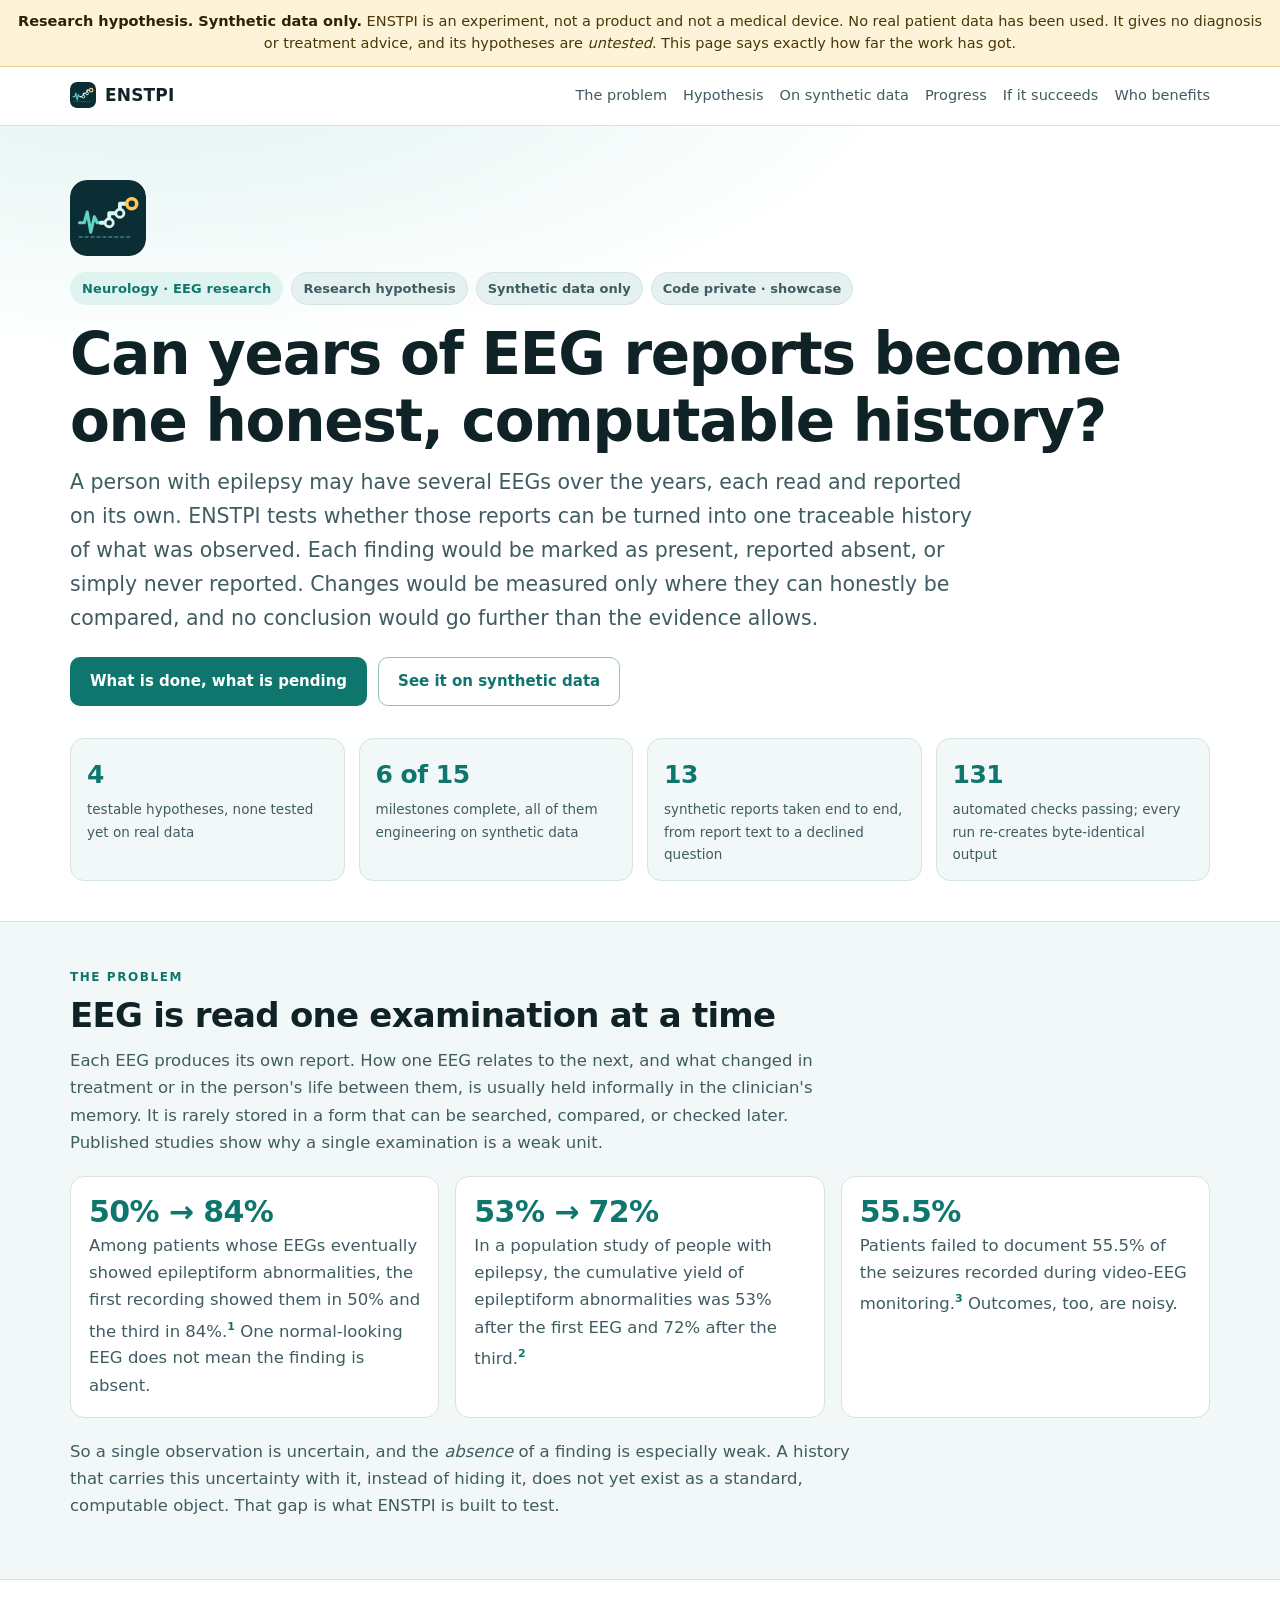
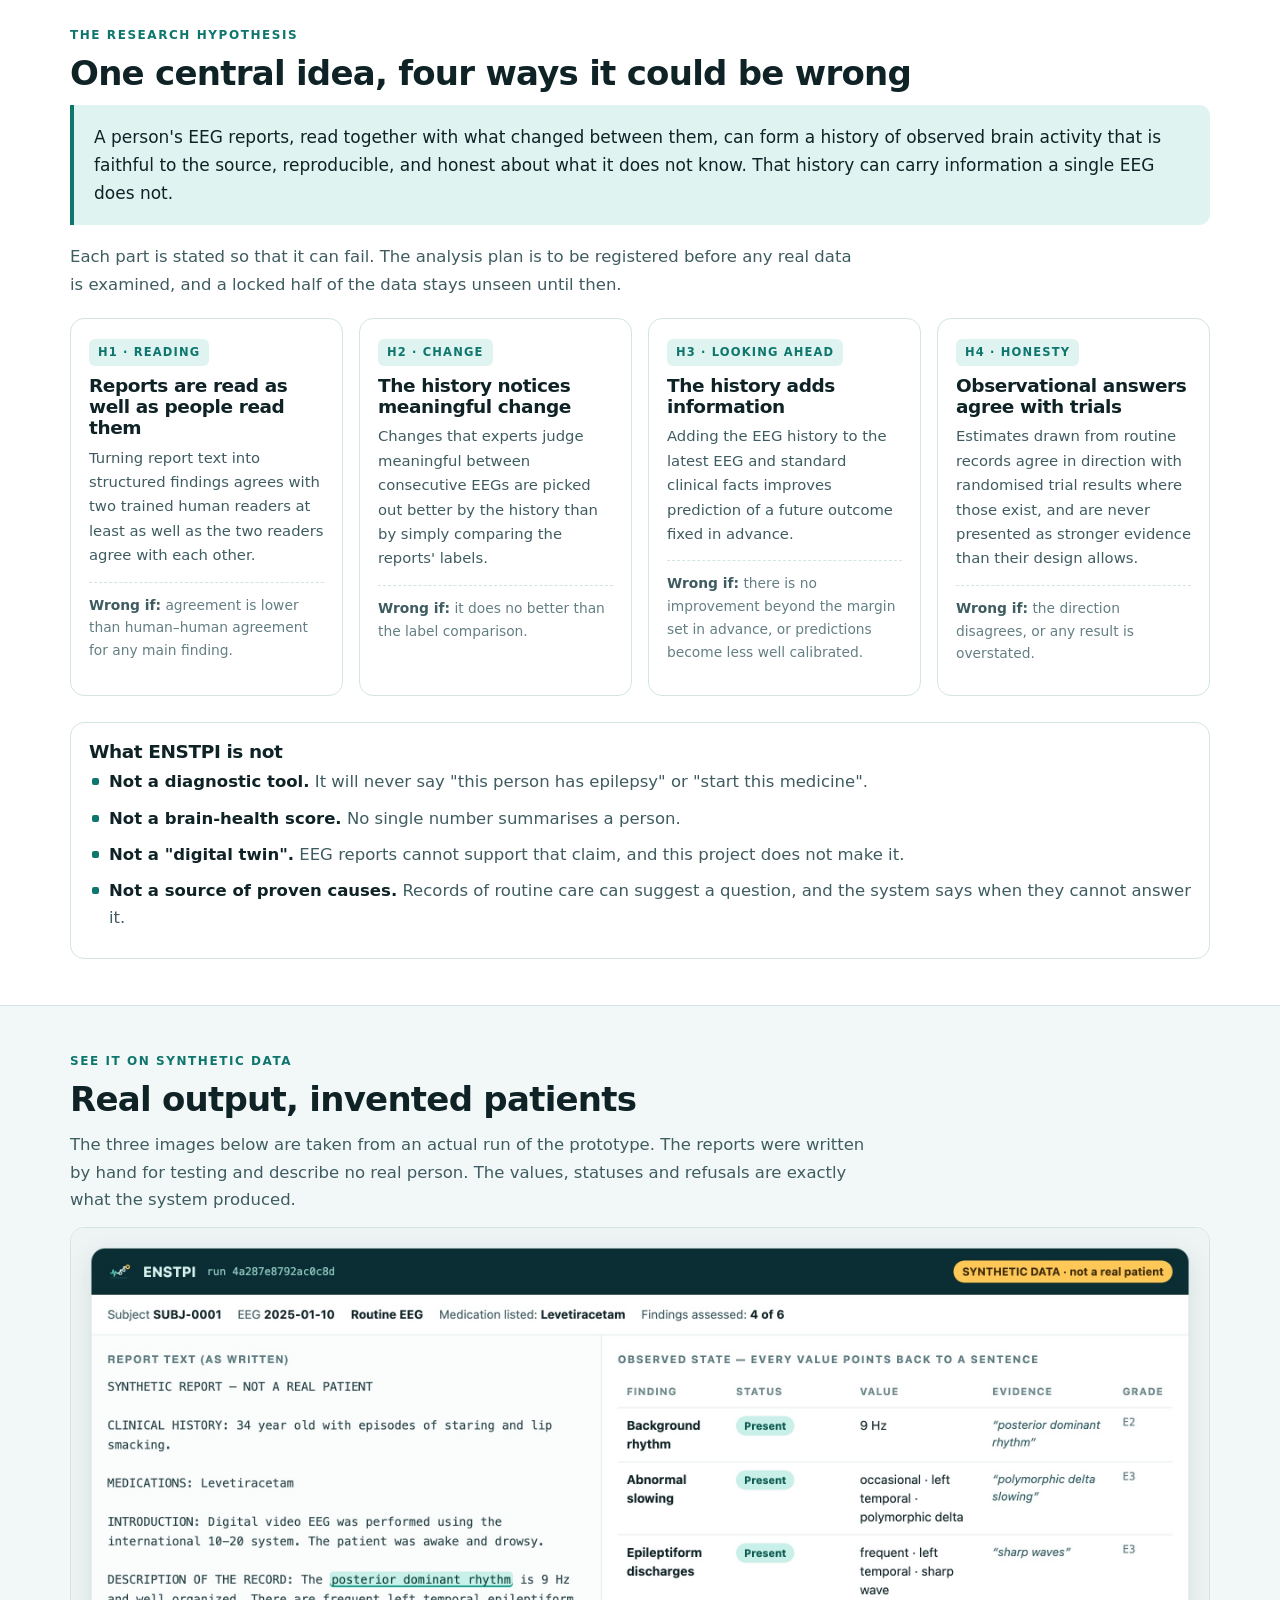
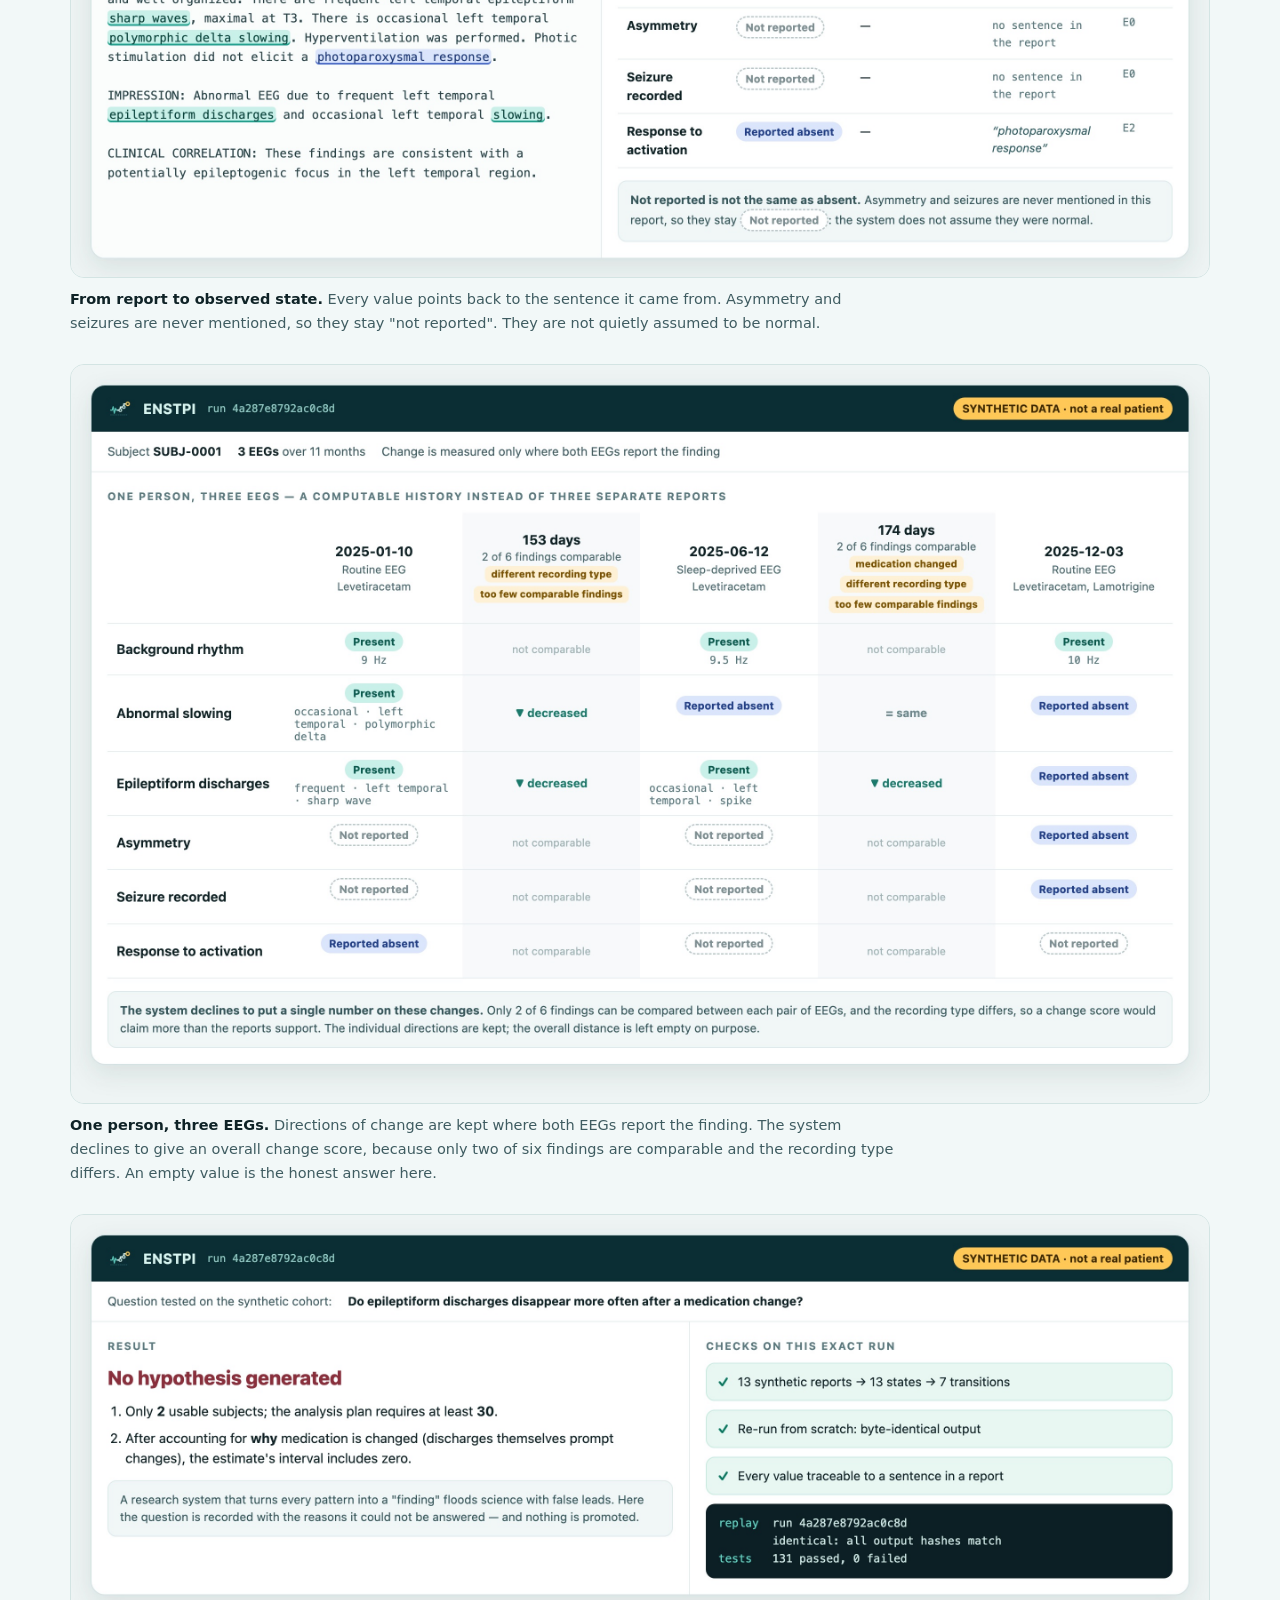
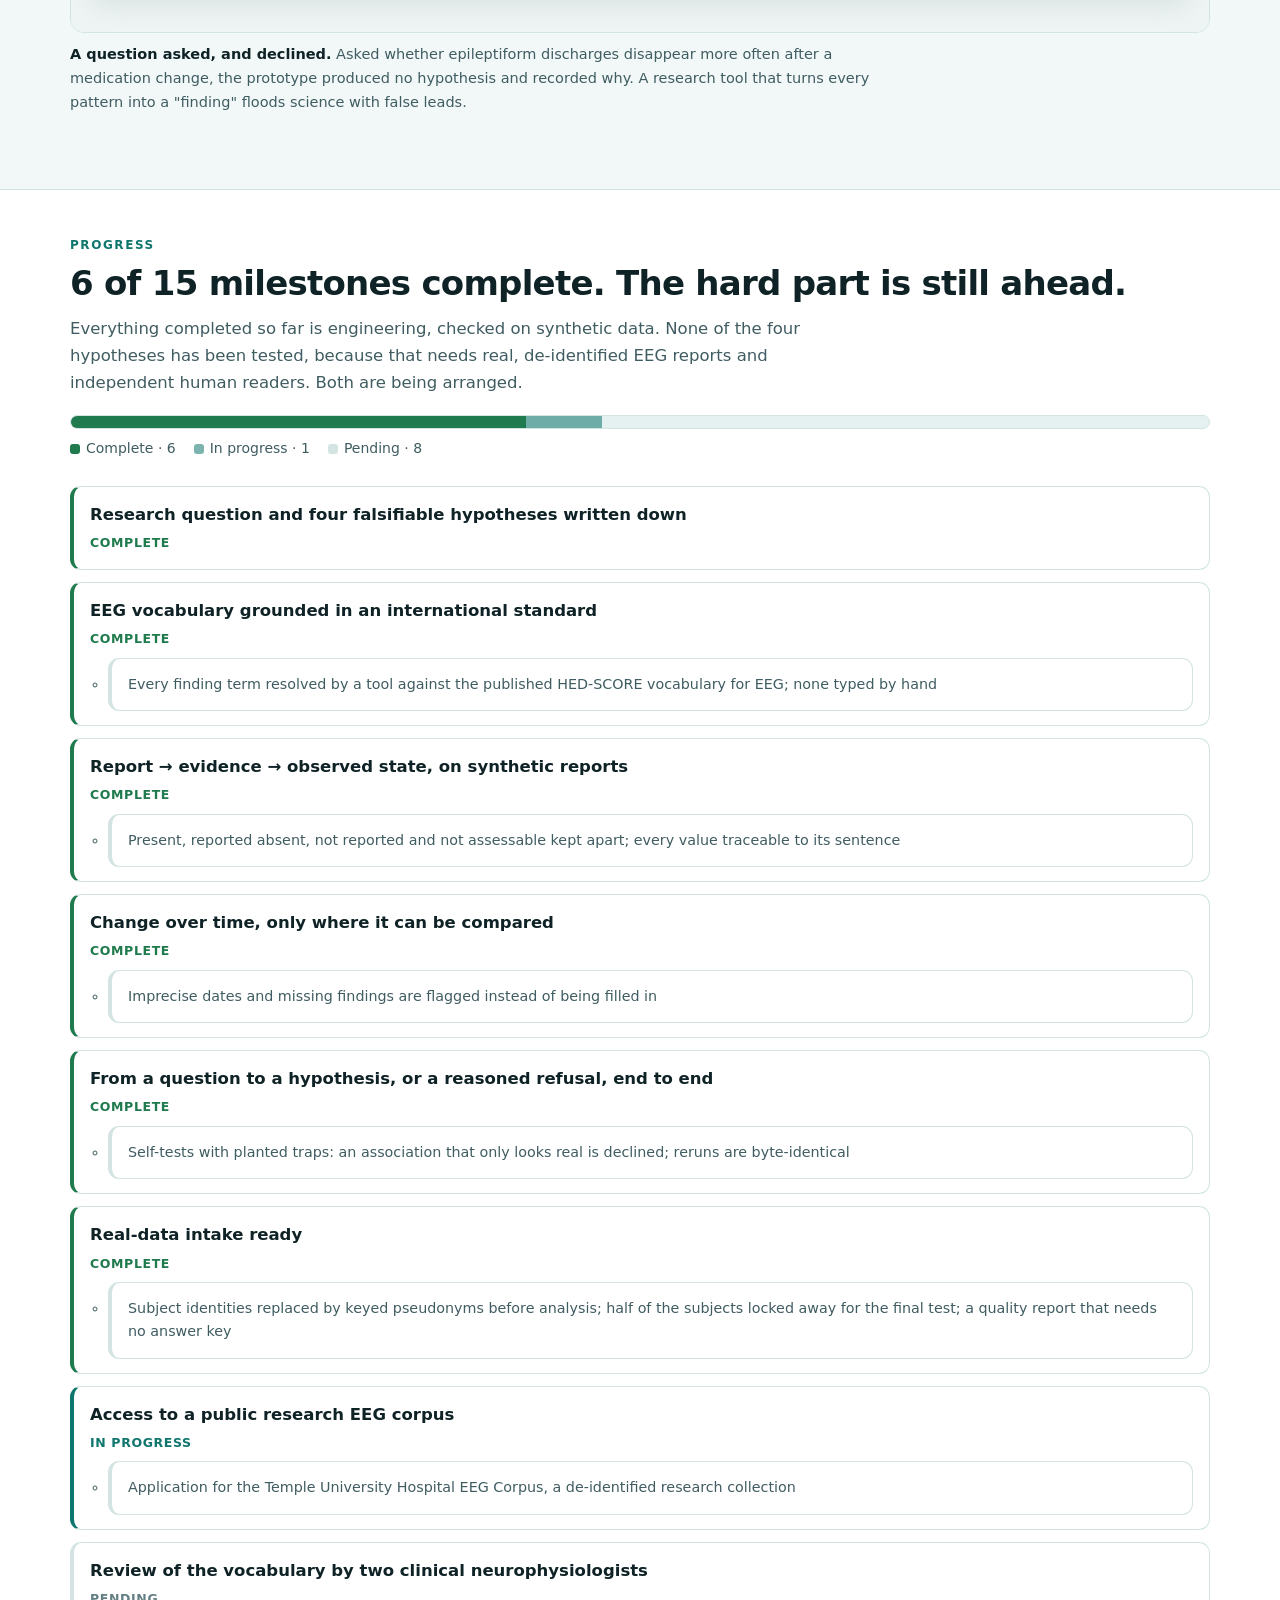
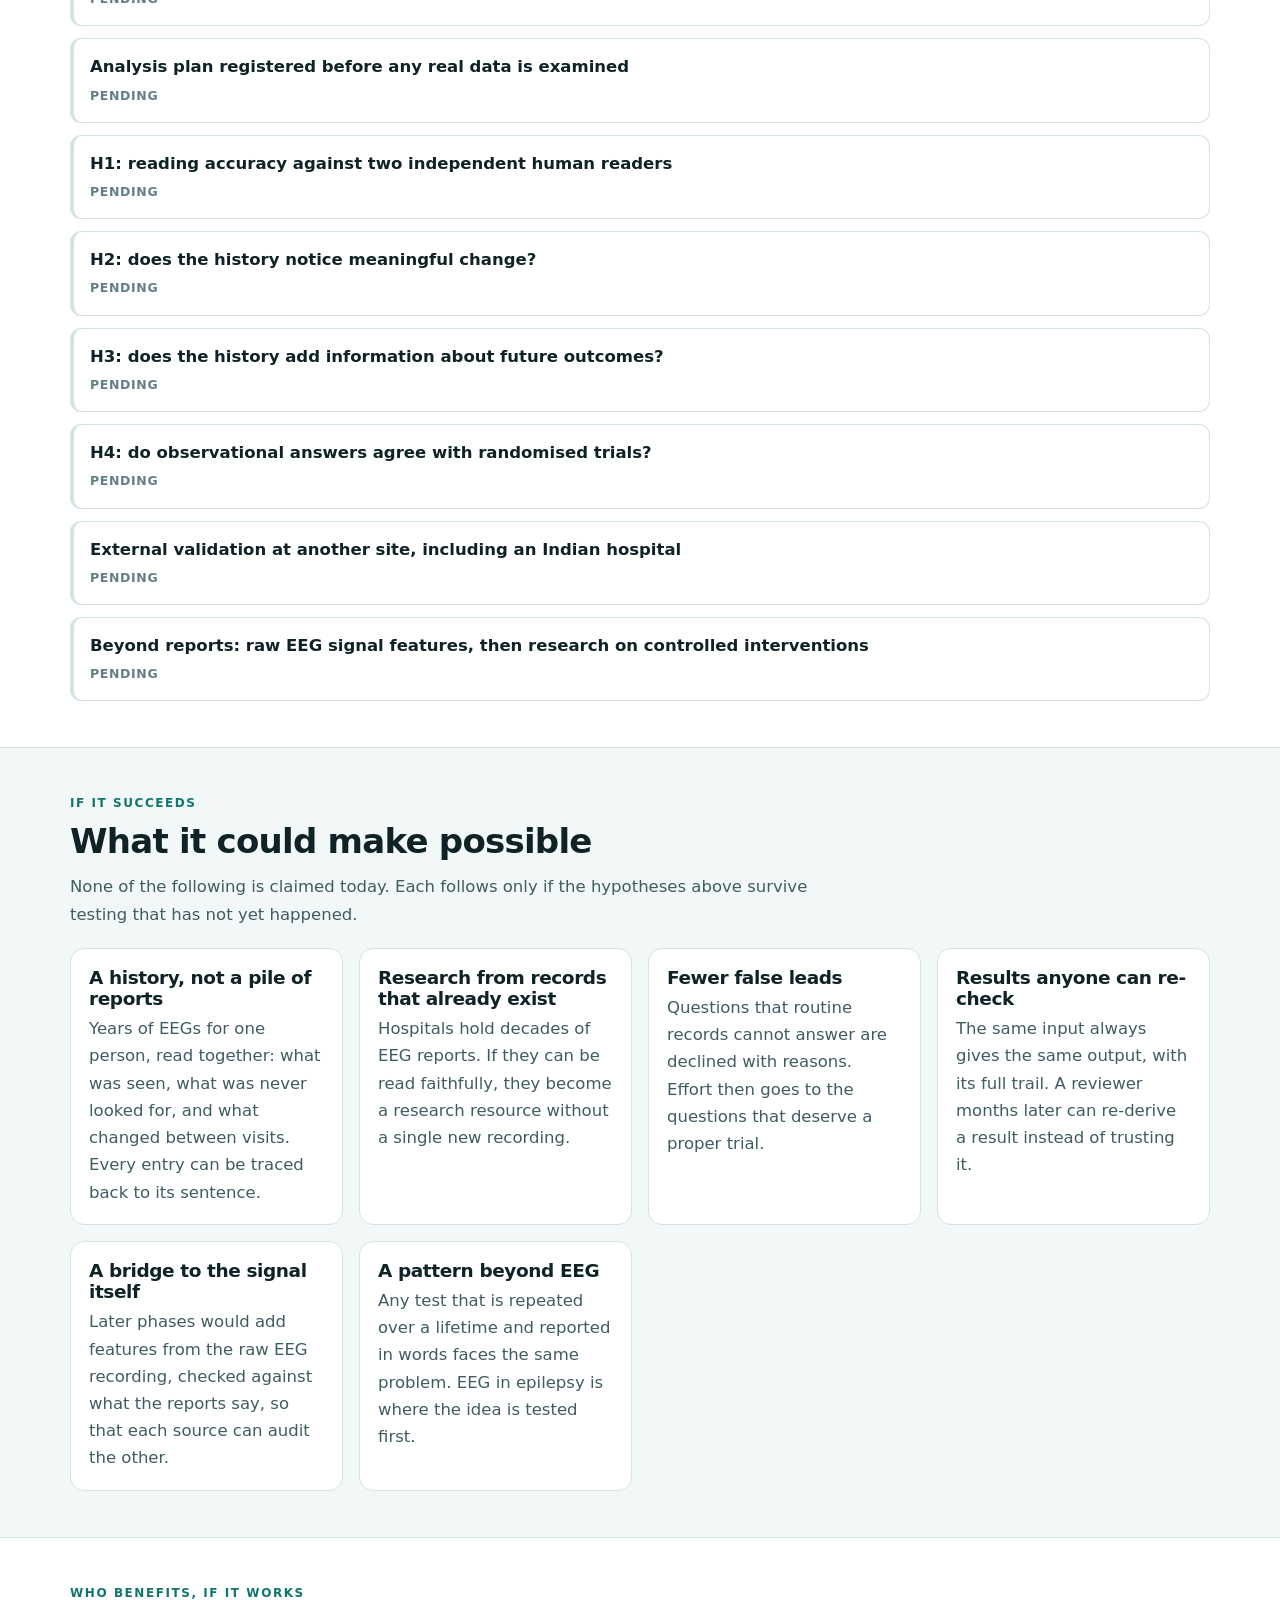
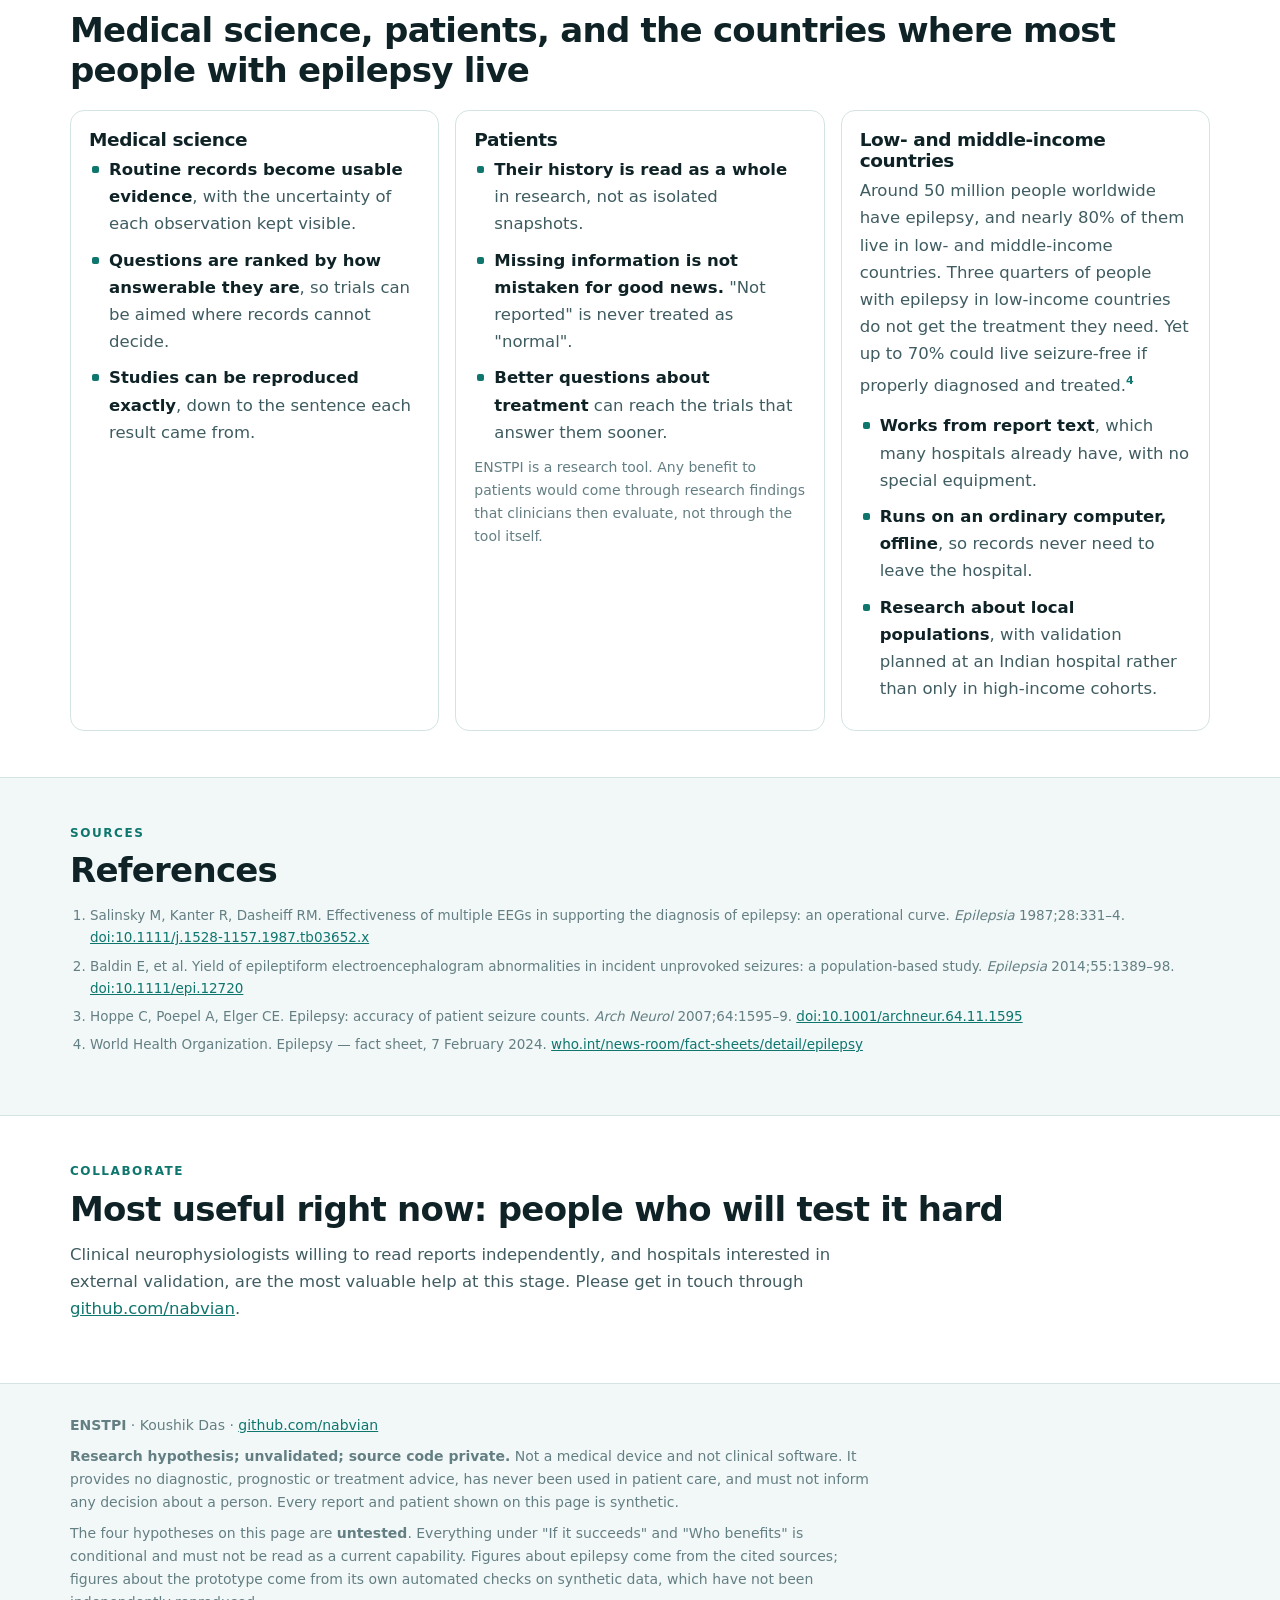
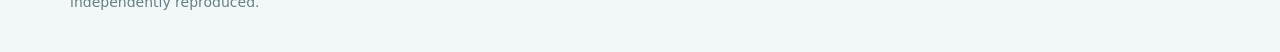
<file: projects/enstpi/index.html>
<!doctype html>
<html lang="en">
<head>
<meta charset="utf-8">
<meta name="viewport" content="width=device-width, initial-scale=1">
<title>ENSTPI — a research hypothesis about turning EEG reports into an honest history</title>
<meta name="description" content="A research hypothesis: years of EEG reports can become one computable, traceable history of a person's brain activity, which says what is known, what was never reported, and what cannot yet be concluded. Shown on synthetic data only. Not a medical device.">
<meta property="og:title" content="ENSTPI — a research hypothesis about EEG histories">
<meta property="og:description" content="Four testable hypotheses, an end-to-end prototype on synthetic reports, and an honest count of what is done and what is still to prove.">
<meta name="robots" content="index, follow">
<link rel="icon" href="logo.svg" type="image/svg+xml">
<link rel="stylesheet" href="enstpi.css">
</head>
<body>
<a class="skip" href="#main">Skip to content</a>

<div class="notice" role="note">
  <strong>Research hypothesis. Synthetic data only.</strong>
  ENSTPI is an experiment, not a product and not a medical device. No real patient data has been
  used. It gives no diagnosis or treatment advice, and its hypotheses are <em>untested</em>. This
  page says exactly how far the work has got.
</div>

<header class="topbar">
  <div class="wrap topbar-inner">
    <a class="brand" href="#top"><i aria-hidden="true"></i>ENSTPI</a>
    <nav aria-label="Sections">
      <a href="#problem">The problem</a>
      <a href="#hypothesis">Hypothesis</a>
      <a href="#see">On synthetic data</a>
      <a href="#progress">Progress</a>
      <a href="#future">If it succeeds</a>
      <a href="#benefit">Who benefits</a>
    </nav>
  </div>
</header>

<main id="main">

<section class="hero" id="top">
  <div class="wrap">
    <img class="hero-logo" src="logo.svg" width="76" height="76"
         alt="ENSTPI logo: an EEG trace that turns into a staircase of connected states">
    <div class="chips">
      <span class="chip brand">Neurology · EEG research</span>
      <span class="chip">Research hypothesis</span>
      <span class="chip">Synthetic data only</span>
      <span class="chip">Code private · showcase</span>
    </div>
    <h1>Can years of EEG reports become one honest, computable history?</h1>
    <p class="lede">
      A person with epilepsy may have several EEGs over the years, each read and reported on its
      own. ENSTPI tests whether those reports can be turned into one traceable history of what was
      observed. Each finding would be marked as present, reported absent, or simply never reported.
      Changes would be measured only where they can honestly be compared, and no conclusion would
      go further than the evidence allows.
    </p>
    <div class="actions">
      <a class="button" href="#progress">What is done, what is pending</a>
      <a class="button ghost" href="#see">See it on synthetic data</a>
    </div>
    <div class="stats">
      <div class="stat"><strong>4</strong><span>testable hypotheses, none tested yet on real data</span></div>
      <div class="stat"><strong>6 of 15</strong><span>milestones complete, all of them engineering on synthetic data</span></div>
      <div class="stat"><strong>13</strong><span>synthetic reports taken end to end, from report text to a declined question</span></div>
      <div class="stat"><strong>131</strong><span>automated checks passing; every run re-creates byte-identical output</span></div>
    </div>
  </div>
</section>

<section id="problem" class="band">
  <div class="wrap">
    <p class="eyebrow">The problem</p>
    <h2>EEG is read one examination at a time</h2>
    <p class="section-copy">
      Each EEG produces its own report. How one EEG relates to the next, and what changed in
      treatment or in the person's life between them, is usually held informally in the
      clinician's memory. It is rarely stored in a form that can be searched, compared, or checked
      later. Published studies show why a single examination is a weak unit.
    </p>
    <div class="grid3" style="margin-top:20px">
      <div class="card">
        <div class="fact">50% → 84%</div>
        <p class="muted">Among patients whose EEGs eventually showed epileptiform abnormalities, the first
        recording showed them in 50% and the third in 84%.<sup><a href="#r1">1</a></sup> One normal-looking EEG
        does not mean the finding is absent.</p>
      </div>
      <div class="card">
        <div class="fact">53% → 72%</div>
        <p class="muted">In a population study of people with epilepsy, the cumulative yield of epileptiform
        abnormalities was 53% after the first EEG and 72% after the third.<sup><a href="#r2">2</a></sup></p>
      </div>
      <div class="card">
        <div class="fact">55.5%</div>
        <p class="muted">Patients failed to document 55.5% of the seizures recorded during video-EEG
        monitoring.<sup><a href="#r3">3</a></sup> Outcomes, too, are noisy.</p>
      </div>
    </div>
    <p class="section-copy" style="margin-top:20px">
      So a single observation is uncertain, and the <em>absence</em> of a finding is especially weak.
      A history that carries this uncertainty with it, instead of hiding it, does not yet exist as a
      standard, computable object. That gap is what ENSTPI is built to test.
    </p>
  </div>
</section>

<section id="hypothesis">
  <div class="wrap">
    <p class="eyebrow">The research hypothesis</p>
    <h2>One central idea, four ways it could be wrong</h2>
    <blockquote class="pull">
      A person's EEG reports, read together with what changed between them, can form a history of
      observed brain activity that is faithful to the source, reproducible, and honest about what it
      does not know. That history can carry information a single EEG does not.
    </blockquote>
    <p class="section-copy" style="margin-top:18px">
      Each part is stated so that it can fail. The analysis plan is to be registered before any real
      data is examined, and a locked half of the data stays unseen until then.
    </p>
    <div class="grid4" style="margin-top:20px">
      <div class="hyp"><span class="tag">H1 · Reading</span>
        <h3>Reports are read as well as people read them</h3>
        <p>Turning report text into structured findings agrees with two trained human readers at
        least as well as the two readers agree with each other.</p>
        <p class="test"><b>Wrong if:</b> agreement is lower than human–human agreement for any main finding.</p></div>
      <div class="hyp"><span class="tag">H2 · Change</span>
        <h3>The history notices meaningful change</h3>
        <p>Changes that experts judge meaningful between consecutive EEGs are picked out better by the
        history than by simply comparing the reports' labels.</p>
        <p class="test"><b>Wrong if:</b> it does no better than the label comparison.</p></div>
      <div class="hyp"><span class="tag">H3 · Looking ahead</span>
        <h3>The history adds information</h3>
        <p>Adding the EEG history to the latest EEG and standard clinical facts improves prediction of a
        future outcome fixed in advance.</p>
        <p class="test"><b>Wrong if:</b> there is no improvement beyond the margin set in advance, or
        predictions become less well calibrated.</p></div>
      <div class="hyp"><span class="tag">H4 · Honesty</span>
        <h3>Observational answers agree with trials</h3>
        <p>Estimates drawn from routine records agree in direction with randomised trial results where
        those exist, and are never presented as stronger evidence than their design allows.</p>
        <p class="test"><b>Wrong if:</b> the direction disagrees, or any result is overstated.</p></div>
    </div>

    <div class="card" style="margin-top:26px">
      <h3>What ENSTPI is not</h3>
      <ul class="plain never">
        <li><b>Not a diagnostic tool.</b> It will never say "this person has epilepsy" or "start this medicine".</li>
        <li><b>Not a brain-health score.</b> No single number summarises a person.</li>
        <li><b>Not a "digital twin".</b> EEG reports cannot support that claim, and this project does not make it.</li>
        <li><b>Not a source of proven causes.</b> Records of routine care can suggest a question, and the system says when they cannot answer it.</li>
      </ul>
    </div>
  </div>
</section>

<section id="see" class="band">
  <div class="wrap">
    <p class="eyebrow">See it on synthetic data</p>
    <h2>Real output, invented patients</h2>
    <p class="section-copy">
      The three images below are taken from an actual run of the prototype. The reports were
      written by hand for testing and describe no real person. The values, statuses and refusals are
      exactly what the system produced.
    </p>

    <figure class="shot">
      <img src="synthetic-1.jpg" width="2560" height="1460" loading="lazy"
           alt="A synthetic EEG report on the left with phrases highlighted; on the right a table of six findings, each marked present, reported absent or not reported, with the sentence it came from.">
      <figcaption><b>From report to observed state.</b> Every value points back to the sentence it came
      from. Asymmetry and seizures are never mentioned, so they stay "not reported". They are not
      quietly assumed to be normal.</figcaption>
    </figure>

    <figure class="shot">
      <img src="synthetic-2.jpg" width="2560" height="1660" loading="lazy"
           alt="A table of one synthetic person's three EEGs over eleven months, showing each finding at each date and the direction of change between them where a comparison is possible.">
      <figcaption><b>One person, three EEGs.</b> Directions of change are kept where both EEGs report the
      finding. The system declines to give an overall change score, because only two of six findings
      are comparable and the recording type differs. An empty value is the honest answer here.</figcaption>
    </figure>

    <figure class="shot">
      <img src="synthetic-3.jpg" width="2560" height="940" loading="lazy"
           alt="A result panel reading 'No hypothesis generated' with two reasons, beside checks showing the run is reproducible and all tests pass.">
      <figcaption><b>A question asked, and declined.</b> Asked whether epileptiform discharges disappear
      more often after a medication change, the prototype produced no hypothesis and recorded why. A
      research tool that turns every pattern into a "finding" floods science with false leads.</figcaption>
    </figure>
  </div>
</section>

<section id="progress">
  <div class="wrap">
    <p class="eyebrow">Progress</p>
    <h2>6 of 15 milestones complete. The hard part is still ahead.</h2>
    <p class="section-copy">
      Everything completed so far is engineering, checked on synthetic data. None of the four
      hypotheses has been tested, because that needs real, de-identified EEG reports and independent
      human readers. Both are being arranged.
    </p>
    <div class="progress" aria-label="Milestones: 6 complete, 1 in progress, 8 pending">
      <div class="meter"><i class="d" style="width:40%"></i><i class="n" style="width:6.67%"></i></div>
      <div class="legend"><span class="ld">Complete · 6</span><span class="ln">In progress · 1</span><span>Pending · 8</span></div>
    </div>

    <ol class="road">
      <li class="done"><b>Research question and four falsifiable hypotheses written down</b><span class="when done">Complete</span></li>
      <li class="done"><b>EEG vocabulary grounded in an international standard</b><span class="when done">Complete</span>
        <ul><li>Every finding term resolved by a tool against the published HED-SCORE vocabulary for EEG; none typed by hand</li></ul></li>
      <li class="done"><b>Report → evidence → observed state, on synthetic reports</b><span class="when done">Complete</span>
        <ul><li>Present, reported absent, not reported and not assessable kept apart; every value traceable to its sentence</li></ul></li>
      <li class="done"><b>Change over time, only where it can be compared</b><span class="when done">Complete</span>
        <ul><li>Imprecise dates and missing findings are flagged instead of being filled in</li></ul></li>
      <li class="done"><b>From a question to a hypothesis, or a reasoned refusal, end to end</b><span class="when done">Complete</span>
        <ul><li>Self-tests with planted traps: an association that only looks real is declined; reruns are byte-identical</li></ul></li>
      <li class="done"><b>Real-data intake ready</b><span class="when done">Complete</span>
        <ul><li>Subject identities replaced by keyed pseudonyms before analysis; half of the subjects locked away for the final test; a quality report that needs no answer key</li></ul></li>
      <li class="now"><b>Access to a public research EEG corpus</b><span class="when now">In progress</span>
        <ul><li>Application for the Temple University Hospital EEG Corpus, a de-identified research collection</li></ul></li>
      <li class="pending"><b>Review of the vocabulary by two clinical neurophysiologists</b><span class="when">Pending</span></li>
      <li class="pending"><b>Analysis plan registered before any real data is examined</b><span class="when">Pending</span></li>
      <li class="pending"><b>H1: reading accuracy against two independent human readers</b><span class="when">Pending</span></li>
      <li class="pending"><b>H2: does the history notice meaningful change?</b><span class="when">Pending</span></li>
      <li class="pending"><b>H3: does the history add information about future outcomes?</b><span class="when">Pending</span></li>
      <li class="pending"><b>H4: do observational answers agree with randomised trials?</b><span class="when">Pending</span></li>
      <li class="pending"><b>External validation at another site, including an Indian hospital</b><span class="when">Pending</span></li>
      <li class="pending"><b>Beyond reports: raw EEG signal features, then research on controlled interventions</b><span class="when">Pending</span></li>
    </ol>
  </div>
</section>

<section id="future" class="band">
  <div class="wrap">
    <p class="eyebrow">If it succeeds</p>
    <h2>What it could make possible</h2>
    <p class="section-copy">
      None of the following is claimed today. Each follows only if the hypotheses above survive
      testing that has not yet happened.
    </p>
    <div class="grid3" style="margin-top:20px">
      <div class="card">
        <h3>A history, not a pile of reports</h3>
        <p class="muted">Years of EEGs for one person, read together: what was seen, what was never looked
        for, and what changed between visits. Every entry can be traced back to its sentence.</p>
      </div>
      <div class="card">
        <h3>Research from records that already exist</h3>
        <p class="muted">Hospitals hold decades of EEG reports. If they can be read faithfully, they become a
        research resource without a single new recording.</p>
      </div>
      <div class="card">
        <h3>Fewer false leads</h3>
        <p class="muted">Questions that routine records cannot answer are declined with reasons. Effort then
        goes to the questions that deserve a proper trial.</p>
      </div>
      <div class="card">
        <h3>Results anyone can re-check</h3>
        <p class="muted">The same input always gives the same output, with its full trail. A reviewer months
        later can re-derive a result instead of trusting it.</p>
      </div>
      <div class="card">
        <h3>A bridge to the signal itself</h3>
        <p class="muted">Later phases would add features from the raw EEG recording, checked against what the
        reports say, so that each source can audit the other.</p>
      </div>
      <div class="card">
        <h3>A pattern beyond EEG</h3>
        <p class="muted">Any test that is repeated over a lifetime and reported in words faces the same problem.
        EEG in epilepsy is where the idea is tested first.</p>
      </div>
    </div>
  </div>
</section>

<section id="benefit">
  <div class="wrap">
    <p class="eyebrow">Who benefits, if it works</p>
    <h2>Medical science, patients, and the countries where most people with epilepsy live</h2>
    <div class="grid3" style="margin-top:20px">
      <div class="card">
        <h3>Medical science</h3>
        <ul class="plain">
          <li><b>Routine records become usable evidence</b>, with the uncertainty of each observation kept visible.</li>
          <li><b>Questions are ranked by how answerable they are</b>, so trials can be aimed where records cannot decide.</li>
          <li><b>Studies can be reproduced exactly</b>, down to the sentence each result came from.</li>
        </ul>
      </div>
      <div class="card">
        <h3>Patients</h3>
        <ul class="plain">
          <li><b>Their history is read as a whole</b> in research, not as isolated snapshots.</li>
          <li><b>Missing information is not mistaken for good news.</b> "Not reported" is never treated as "normal".</li>
          <li><b>Better questions about treatment</b> can reach the trials that answer them sooner.</li>
        </ul>
        <p class="small" style="margin-top:10px">ENSTPI is a research tool. Any benefit to patients would come through
        research findings that clinicians then evaluate, not through the tool itself.</p>
      </div>
      <div class="card">
        <h3>Low- and middle-income countries</h3>
        <p class="muted">Around 50 million people worldwide have epilepsy, and nearly 80% of them live in low- and
        middle-income countries. Three quarters of people with epilepsy in low-income countries do not
        get the treatment they need. Yet up to 70% could live seizure-free if properly diagnosed and
        treated.<sup><a href="#r4">4</a></sup></p>
        <ul class="plain">
          <li><b>Works from report text</b>, which many hospitals already have, with no special equipment.</li>
          <li><b>Runs on an ordinary computer, offline</b>, so records never need to leave the hospital.</li>
          <li><b>Research about local populations</b>, with validation planned at an Indian hospital rather than only in high-income cohorts.</li>
        </ul>
      </div>
    </div>
  </div>
</section>

<section class="band" id="references">
  <div class="wrap">
    <p class="eyebrow">Sources</p>
    <h2>References</h2>
    <ol class="refs">
      <li id="r1">Salinsky M, Kanter R, Dasheiff RM. Effectiveness of multiple EEGs in supporting the diagnosis of epilepsy: an operational curve. <i>Epilepsia</i> 1987;28:331–4. <a href="https://doi.org/10.1111/j.1528-1157.1987.tb03652.x">doi:10.1111/j.1528-1157.1987.tb03652.x</a></li>
      <li id="r2">Baldin E, et al. Yield of epileptiform electroencephalogram abnormalities in incident unprovoked seizures: a population-based study. <i>Epilepsia</i> 2014;55:1389–98. <a href="https://doi.org/10.1111/epi.12720">doi:10.1111/epi.12720</a></li>
      <li id="r3">Hoppe C, Poepel A, Elger CE. Epilepsy: accuracy of patient seizure counts. <i>Arch Neurol</i> 2007;64:1595–9. <a href="https://doi.org/10.1001/archneur.64.11.1595">doi:10.1001/archneur.64.11.1595</a></li>
      <li id="r4">World Health Organization. Epilepsy — fact sheet, 7 February 2024. <a href="https://www.who.int/news-room/fact-sheets/detail/epilepsy">who.int/news-room/fact-sheets/detail/epilepsy</a></li>
    </ol>
  </div>
</section>

<section id="contact">
  <div class="wrap">
    <p class="eyebrow">Collaborate</p>
    <h2>Most useful right now: people who will test it hard</h2>
    <p class="section-copy">
      Clinical neurophysiologists willing to read reports independently, and hospitals interested in
      external validation, are the most valuable help at this stage. Please get in touch through
      <a href="https://github.com/nabvian">github.com/nabvian</a>.
    </p>
  </div>
</section>

</main>

<footer class="footer">
  <div class="wrap">
    <p><b>ENSTPI</b> · Koushik Das · <a href="https://github.com/nabvian">github.com/nabvian</a></p>
    <p>
      <b>Research hypothesis; unvalidated; source code private.</b> Not a medical device and not
      clinical software. It provides no diagnostic, prognostic or treatment advice, has never been
      used in patient care, and must not inform any decision about a person. Every report and
      patient shown on this page is synthetic.
    </p>
    <p>
      The four hypotheses on this page are <b>untested</b>. Everything under "If it succeeds" and "Who
      benefits" is conditional and must not be read as a current capability. Figures about epilepsy
      come from the cited sources; figures about the prototype come from its own automated checks
      on synthetic data, which have not been independently reproduced.
    </p>
  </div>
</footer>
</body>
</html>
</file>
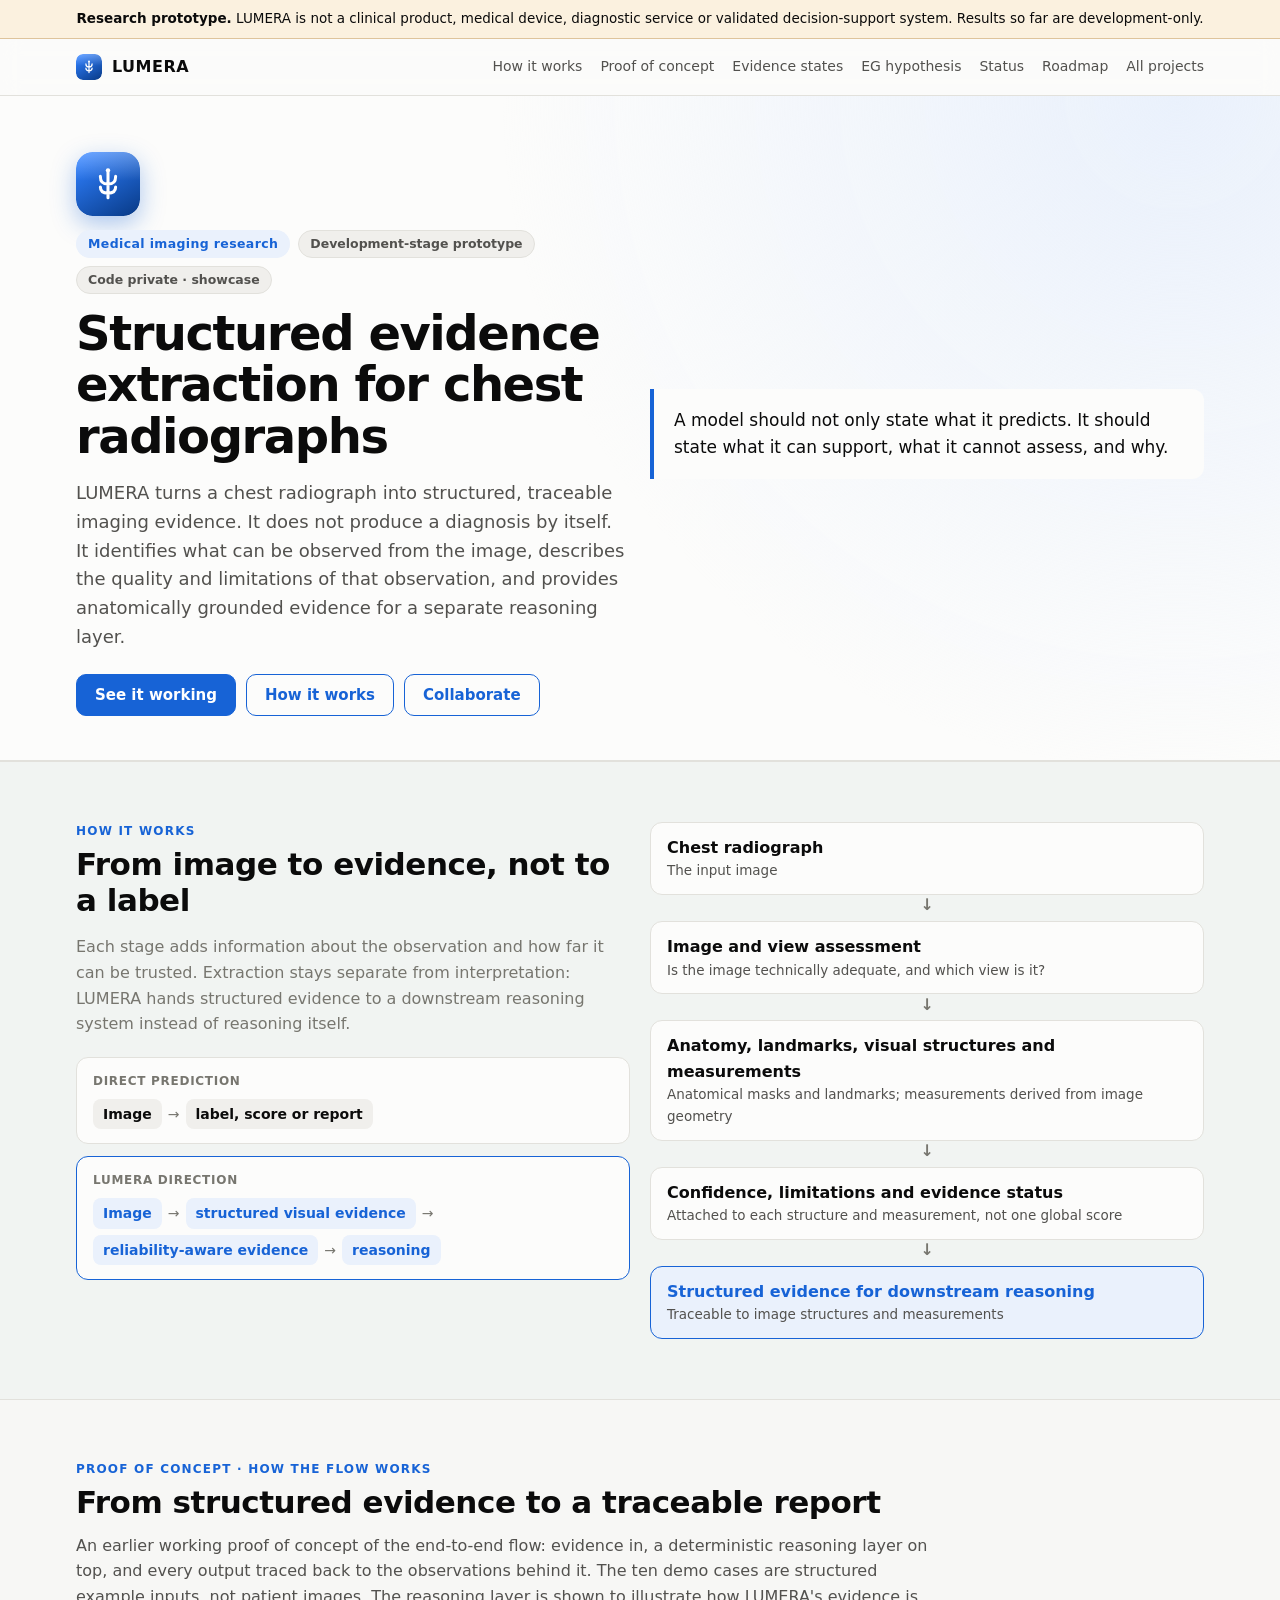
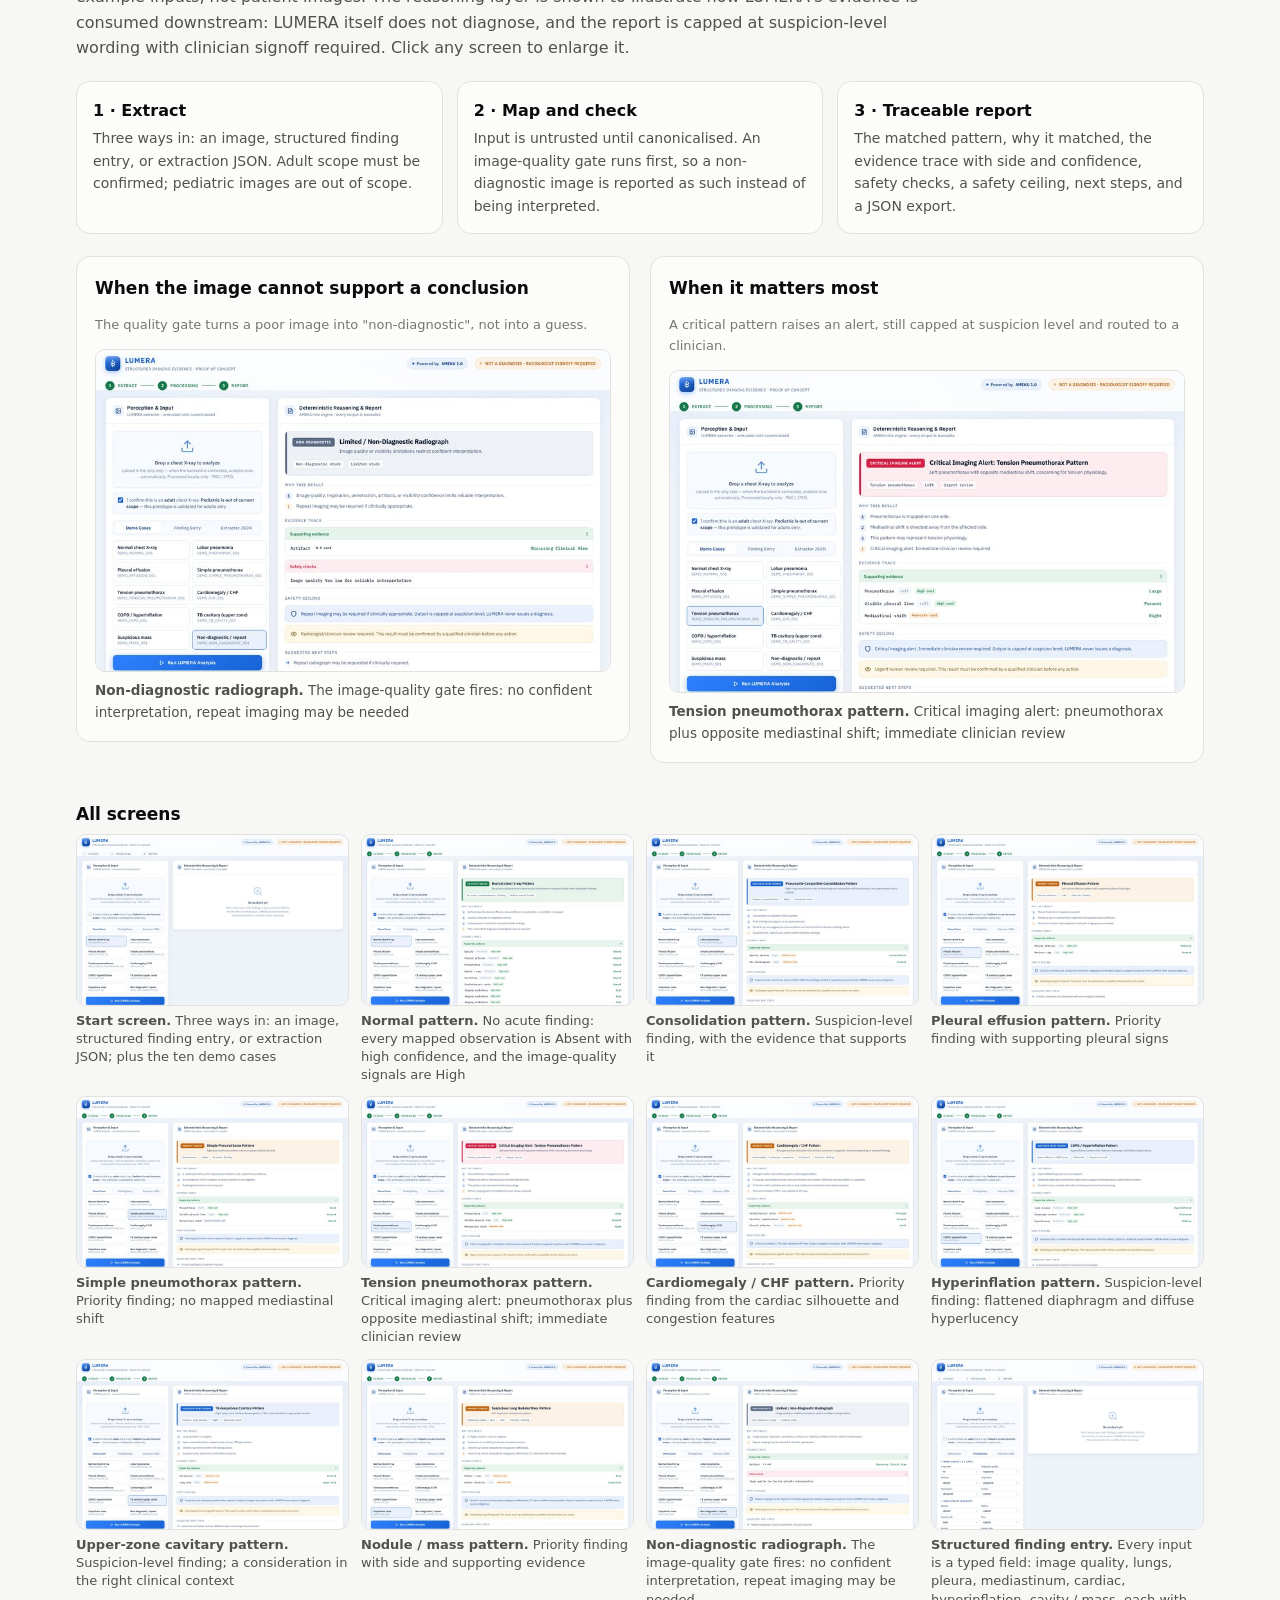
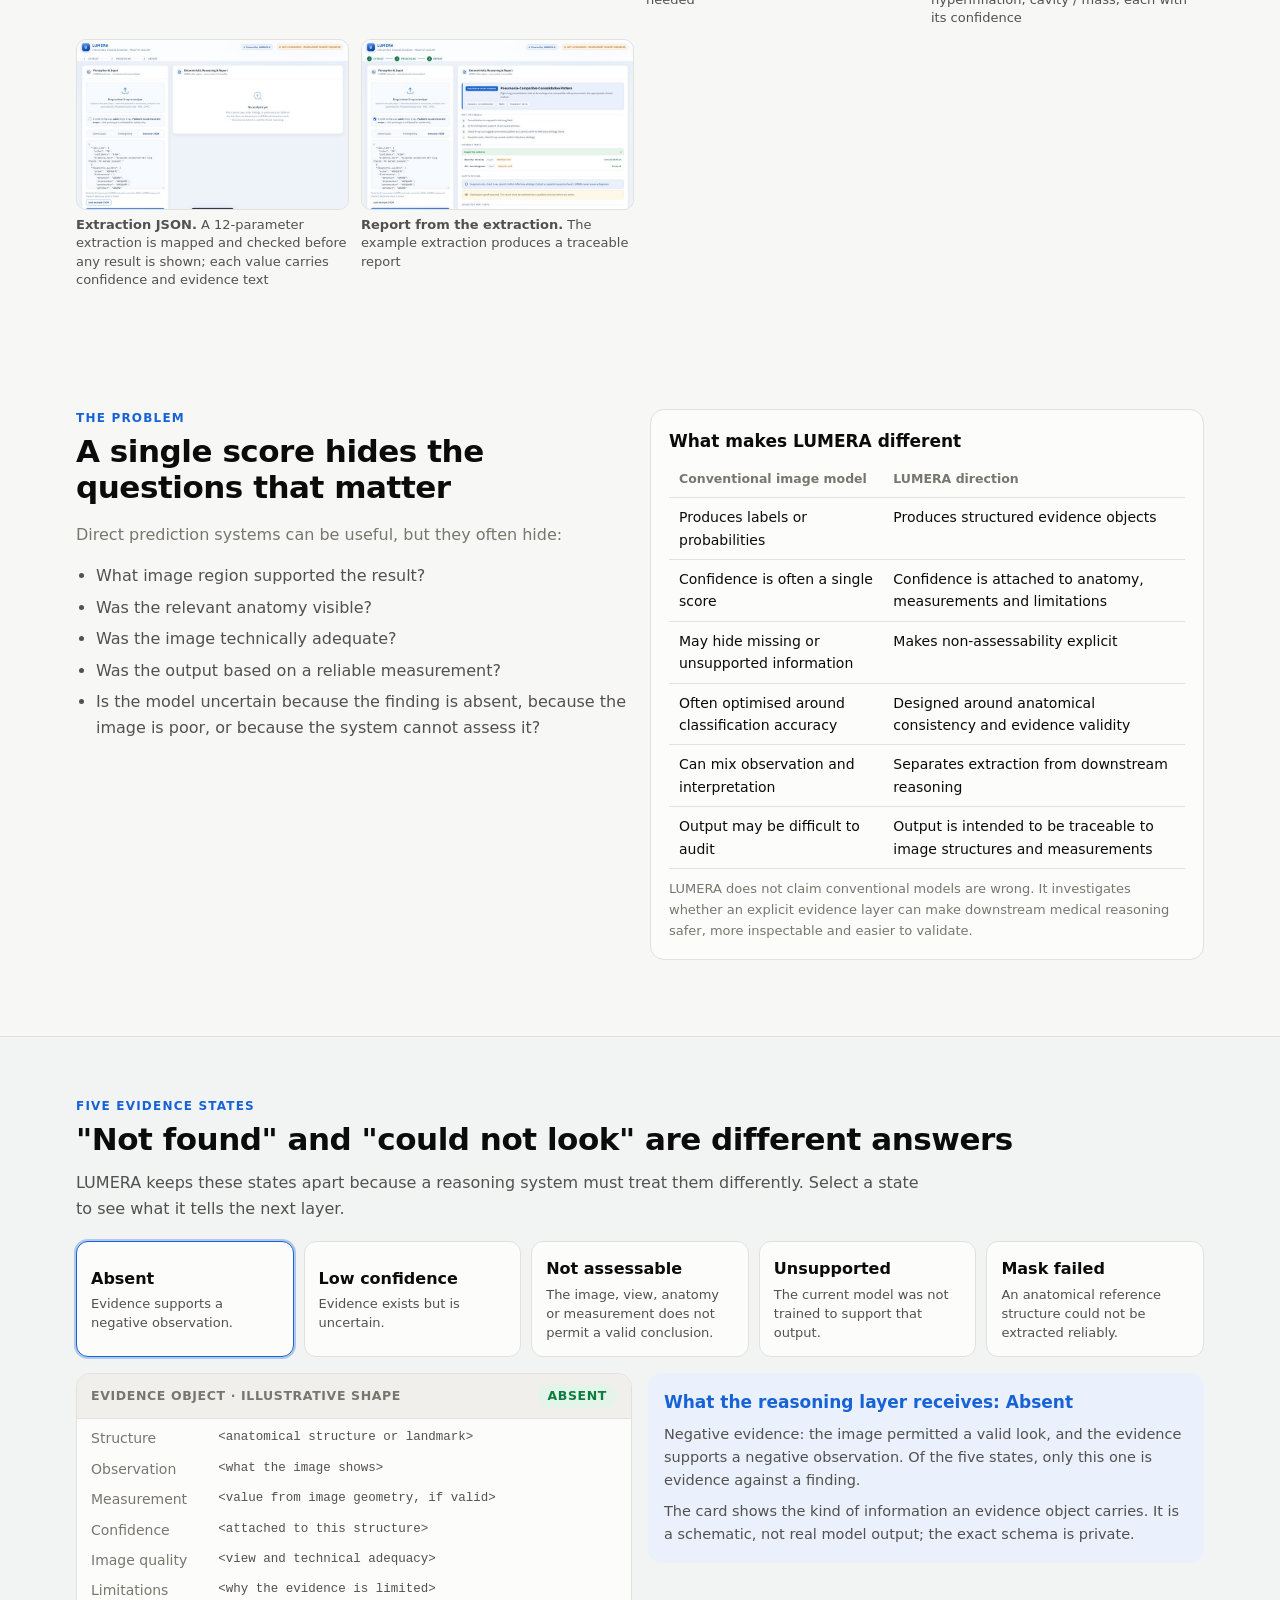
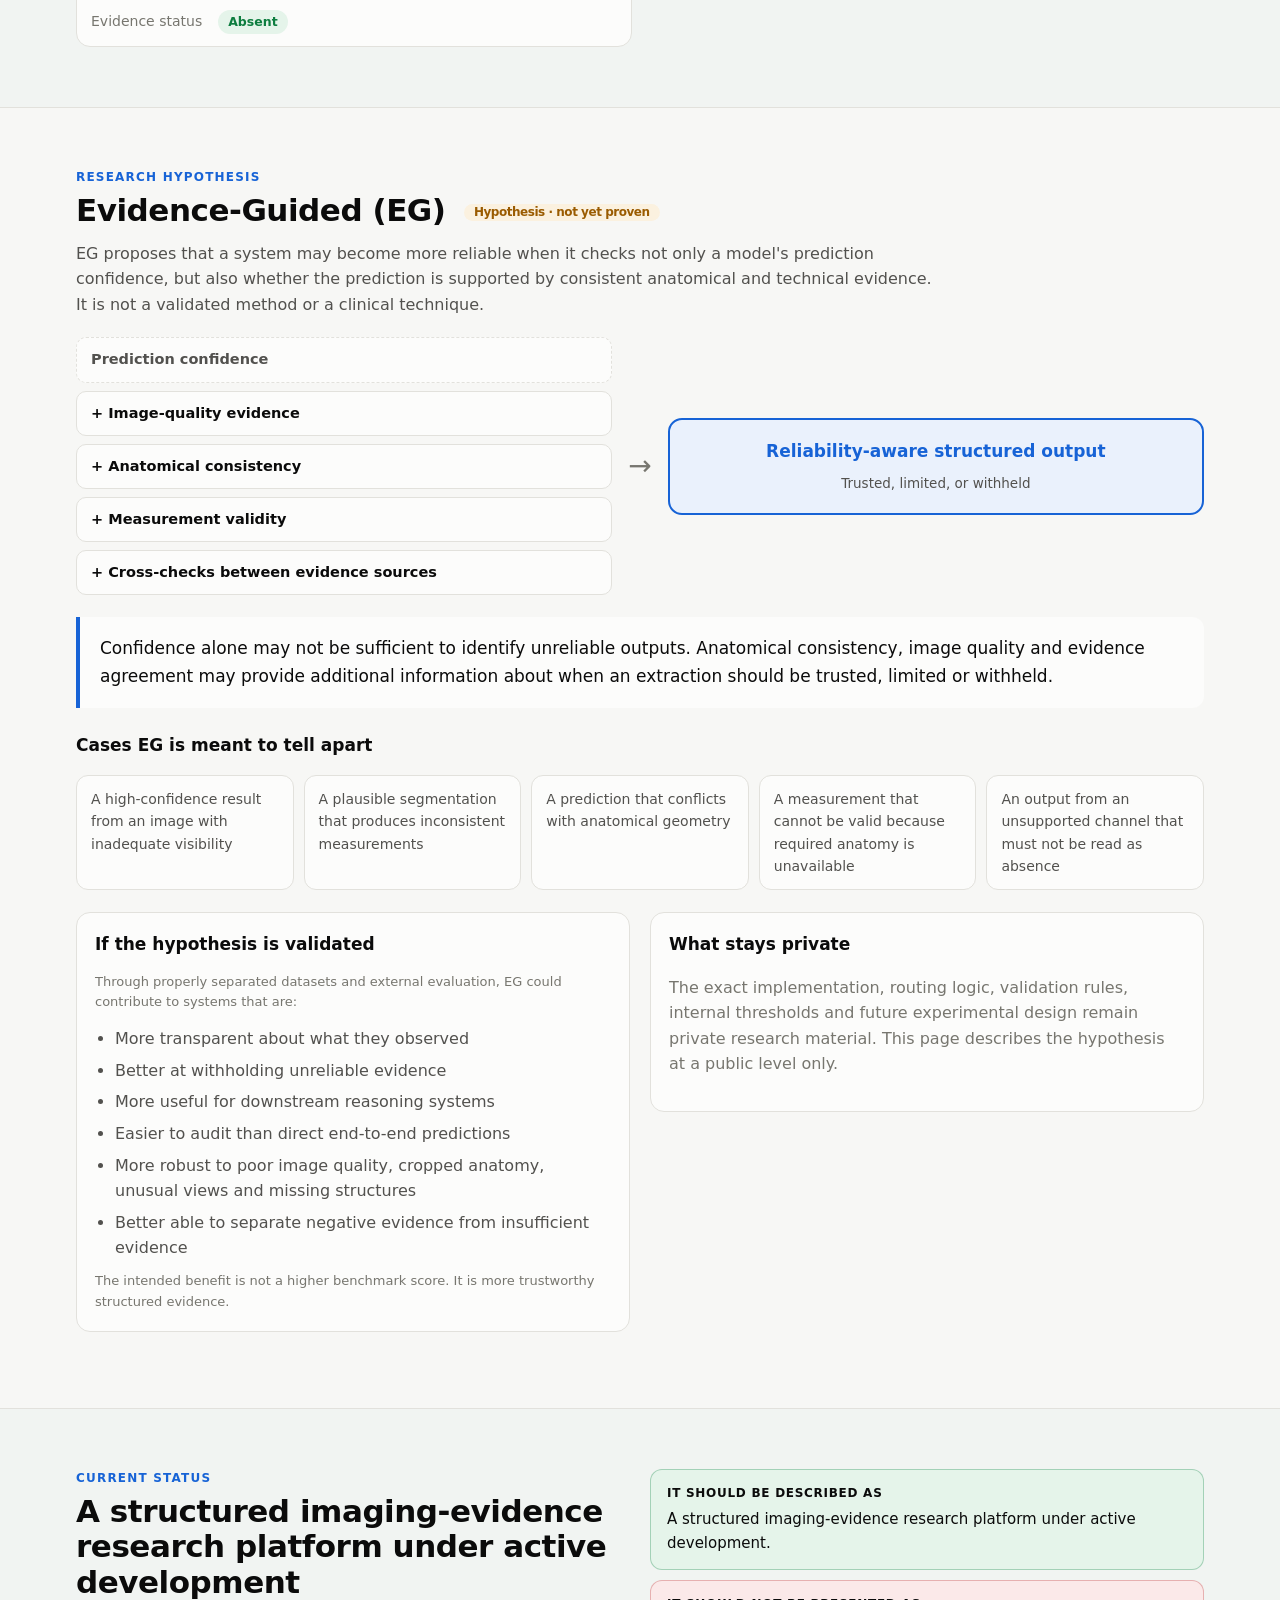
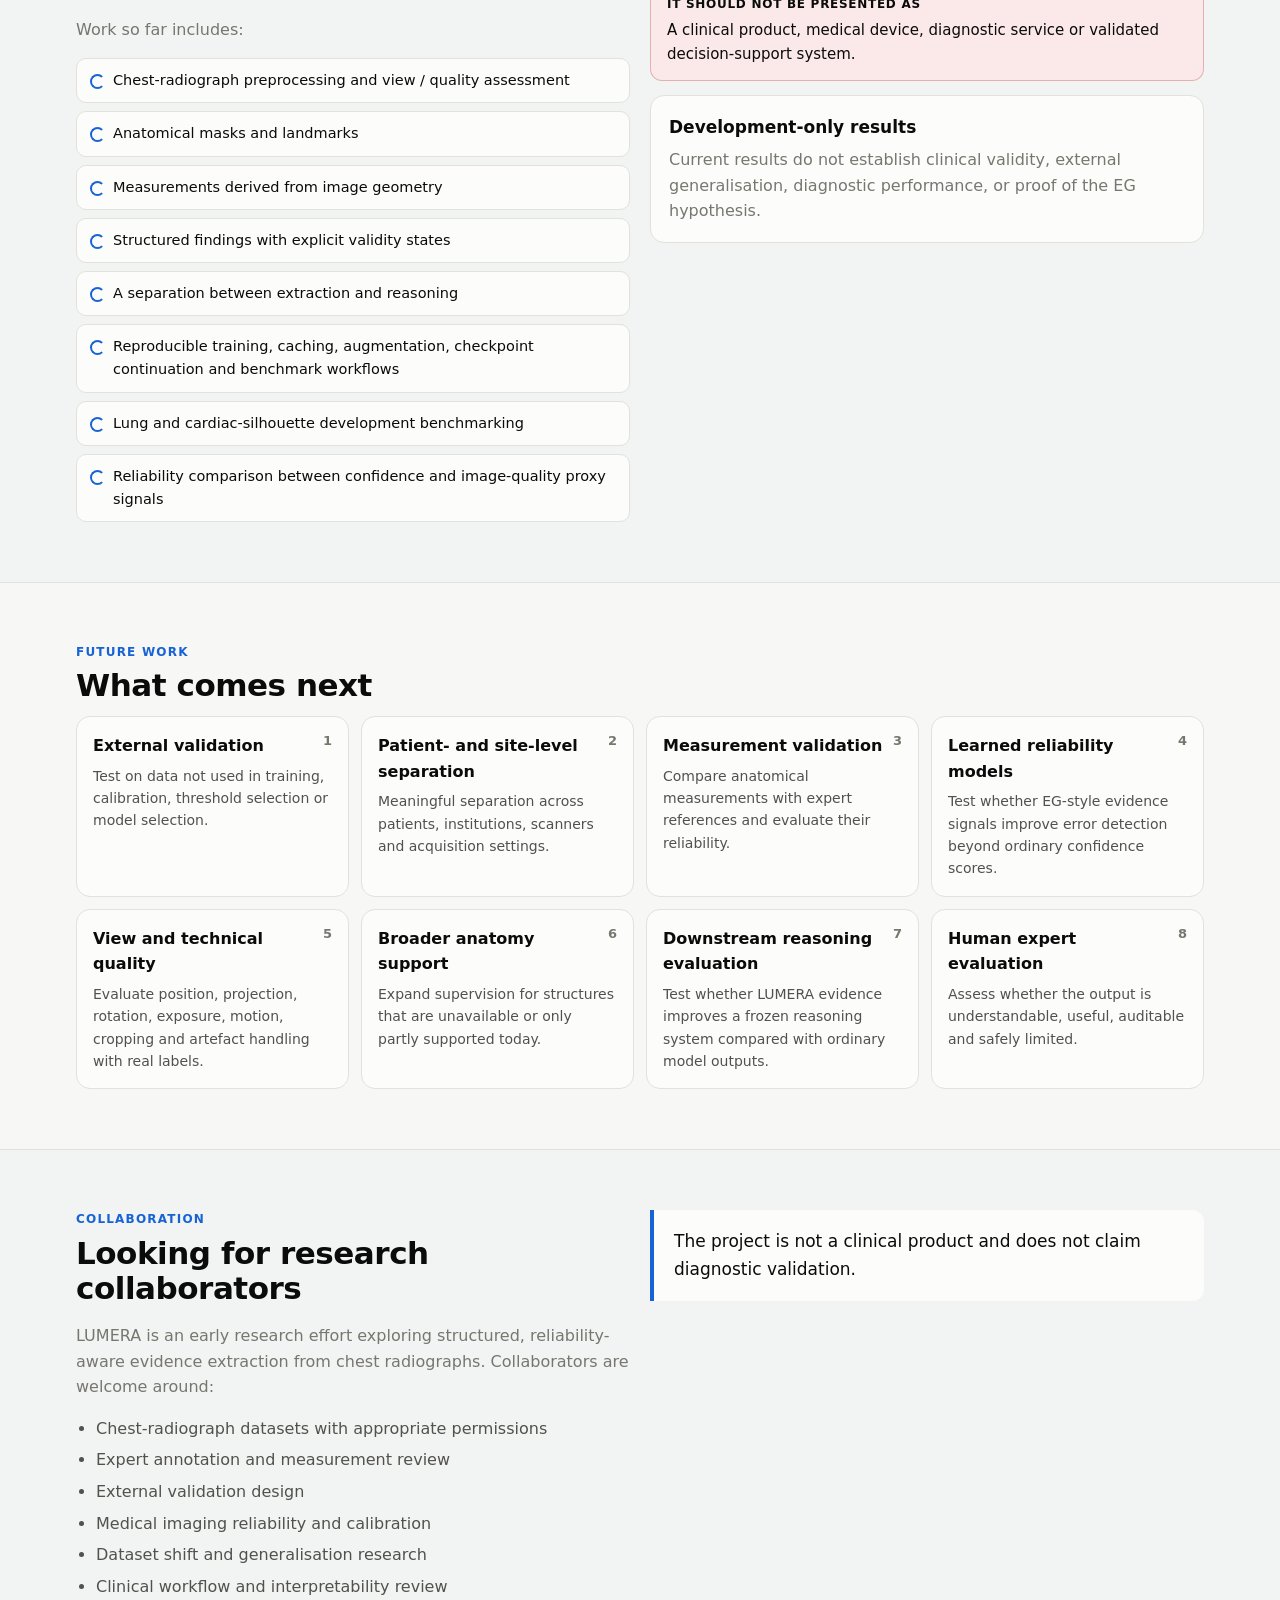
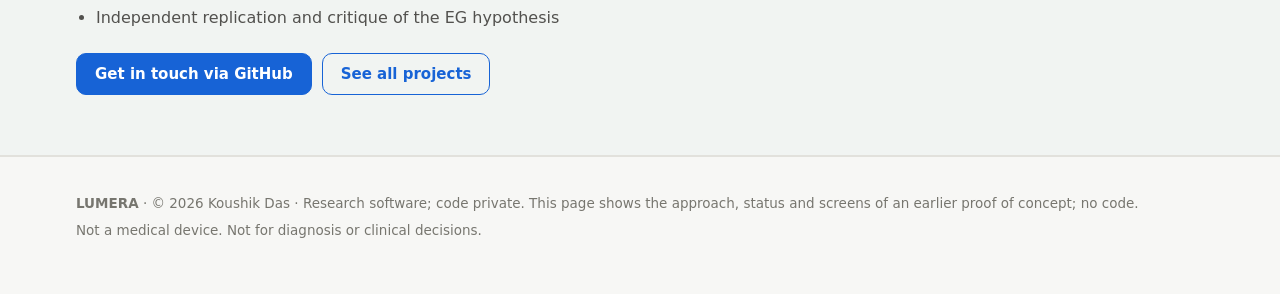
<file: projects/lumera/index.html>
<!doctype html>
<html lang="en">
<head>
<meta charset="utf-8">
<meta name="viewport" content="width=device-width, initial-scale=1">
<title>LUMERA — structured evidence extraction for chest radiographs</title>
<meta name="description" content="LUMERA is a research-stage system that turns a chest radiograph into structured, traceable imaging evidence: what can be observed, how reliable it is, and what cannot be assessed, for a separate reasoning layer. Not a diagnosis, not a medical device.">
<meta property="og:title" content="LUMERA — say what is supported, what cannot be assessed, and why">
<meta property="og:description" content="Structured, reliability-aware imaging evidence for downstream reasoning. Research prototype; not a clinical product.">
<link rel="icon" href="logo.svg" type="image/svg+xml">
<link rel="stylesheet" href="../showcase.css">
<style>
  :root { --brand: #1763d6; --brand-soft: #eaf1fc; --on-brand: #ffffff; }
  @media (prefers-color-scheme: dark) { :root:not([data-theme="light"]) { --brand: #6aa5ff; --brand-soft: #172742; --on-brand: #0a1730; } }
  :root[data-theme="dark"] { --brand: #6aa5ff; --brand-soft: #172742; --on-brand: #0a1730; }
  .brand i { background: url(logo.svg) center / cover; }
  .hero-logo { width: 64px; height: 64px; border-radius: 16px; box-shadow: 0 8px 24px rgba(23, 99, 214, .35); margin-bottom: 14px; display: block; }

  .flow { list-style: none; margin: 0; padding: 0; display: grid; gap: 0; max-width: 560px; }
  .flow li { position: relative; padding: 12px 16px; border: 1px solid var(--line); border-radius: 12px; background: var(--surface-1); font-weight: 600; }
  .flow li span { display: block; font-weight: 400; font-size: 13.5px; color: var(--text-secondary); }
  .flow li:not(:last-child) { margin-bottom: 26px; }
  .flow li:not(:last-child)::after { content: "↓"; position: absolute; left: 50%; bottom: -24px; transform: translateX(-50%); color: var(--text-muted); font-weight: 700; }
  .flow li.out { border-color: var(--brand); background: var(--brand-soft); color: var(--brand); }

  .compare-flows { display: grid; gap: 12px; }
  .lane { padding: 14px 16px; border: 1px solid var(--line); border-radius: 12px; background: var(--surface-1); }
  .lane .lab { font-size: 12px; font-weight: 700; text-transform: uppercase; letter-spacing: .06em; color: var(--text-muted); margin-bottom: 8px; }
  .lane .row { display: flex; flex-wrap: wrap; align-items: center; gap: 6px; font-size: 14px; }
  .lane .row b { padding: 4px 10px; border-radius: 8px; background: var(--surface-2); font-weight: 600; }
  .lane .row i { font-style: normal; color: var(--text-muted); }
  .lane.ours { border-color: var(--brand); }
  .lane.ours .row b { background: var(--brand-soft); color: var(--brand); }

  .states { display: grid; grid-template-columns: repeat(5, minmax(0, 1fr)); gap: 10px; }
  .state { text-align: left; padding: 14px; border: 1px solid var(--line); border-radius: 12px; background: var(--surface-1); color: var(--text-primary); font: inherit; cursor: pointer; min-width: 0; }
  .state b { display: block; margin-bottom: 4px; }
  .state span { display: block; font-size: 13px; color: var(--text-secondary); line-height: 1.45; }
  .state[aria-pressed="true"] { border-color: var(--brand); box-shadow: 0 0 0 2px color-mix(in srgb, var(--brand) 30%, transparent); }
  .evobj { margin-top: 16px; display: grid; grid-template-columns: minmax(0, 1fr) minmax(0, 1fr); gap: 16px; align-items: start; }
  .evcard { border: 1px solid var(--line); border-radius: 14px; background: var(--surface-1); overflow: hidden; }
  .evcard .hd { display: flex; justify-content: space-between; gap: 10px; align-items: center; padding: 10px 14px; border-bottom: 1px solid var(--line); background: var(--surface-2); font-size: 12.5px; color: var(--text-muted); font-weight: 650; text-transform: uppercase; letter-spacing: .05em; }
  .evcard dl { margin: 0; padding: 8px 14px 12px; display: grid; grid-template-columns: max-content minmax(0, 1fr); gap: 8px 16px; font-size: 14px; }
  .evcard dt { color: var(--text-muted); }
  .evcard dd { margin: 0; color: var(--text-secondary); }
  .ph { font-family: ui-monospace, SFMono-Regular, Menlo, monospace; font-size: 12.5px; color: var(--text-muted); }
  .pill { display: inline-block; padding: 2px 10px; border-radius: 99px; font-size: 12.5px; font-weight: 700; }
  .pill.s-absent { background: var(--good-soft); color: var(--good); }
  .pill.s-low { background: var(--warn-soft); color: var(--warn); }
  .pill.s-na, .pill.s-mask { background: var(--neutral-soft); color: var(--text-secondary); }
  .pill.s-unsup { background: var(--bad-soft); color: var(--bad); }
  .reads { padding: 16px; border-radius: 14px; background: var(--brand-soft); }
  .reads h3 { color: var(--brand); }
  .reads p { margin: 0 0 8px; color: var(--text-secondary); font-size: 14.5px; }

  .eg { display: grid; grid-template-columns: minmax(0, 1fr) auto minmax(0, 1fr); gap: 16px; align-items: center; }
  .eg-in { display: grid; gap: 8px; }
  .eg-in div { padding: 10px 14px; border: 1px solid var(--line); border-radius: 10px; background: var(--surface-1); font-weight: 600; font-size: 14.5px; }
  .eg-in div:first-child { border-style: dashed; color: var(--text-secondary); }
  .eg-arrow { font-size: 28px; color: var(--text-muted); }
  .eg-out { padding: 18px; border: 2px solid var(--brand); border-radius: 14px; background: var(--brand-soft); color: var(--brand); font-weight: 700; font-size: 17px; text-align: center; }
  .eg-out small { display: block; margin-top: 8px; font-weight: 500; font-size: 13.5px; color: var(--text-secondary); }
  .hyp { display: inline-block; padding: 2px 10px; border-radius: 99px; font-size: 12px; font-weight: 700; background: var(--warn-soft); color: var(--warn); vertical-align: middle; margin-left: 8px; }
  .cases { display: grid; grid-template-columns: repeat(5, minmax(0, 1fr)); gap: 10px; margin-top: 16px; }
  .cases div { padding: 12px 14px; border: 1px solid var(--line); border-radius: 12px; background: var(--surface-1); font-size: 14px; color: var(--text-secondary); }
  .check { list-style: none; margin: 0; padding: 0; display: grid; gap: 8px; }
  .check li { position: relative; padding: 10px 14px 10px 36px; border: 1px solid var(--line); border-radius: 10px; background: var(--surface-1); font-size: 14.5px; }
  .check li::before { content: ""; position: absolute; left: 13px; top: 15px; width: 11px; height: 11px; border-radius: 50%; border: 2px solid var(--brand); border-right-color: transparent; }
  .say { display: grid; gap: 10px; }
  .say div { padding: 14px 16px; border-radius: 12px; font-size: 15px; }
  .say .yes { background: var(--good-soft); border: 1px solid color-mix(in srgb, var(--good) 30%, transparent); }
  .say .no { background: var(--bad-soft); border: 1px solid color-mix(in srgb, var(--bad) 30%, transparent); }
  .say b { display: block; font-size: 12px; text-transform: uppercase; letter-spacing: .06em; margin-bottom: 4px; }
  .roadmap8 { grid-template-columns: repeat(4, minmax(0, 1fr)); }
  #poc .card figure { margin: 12px 0 0; }
  #poc .card figcaption { margin-top: 8px; font-size: 13.5px; color: var(--text-secondary); }
  .road p { margin: 0; color: var(--text-secondary); font-size: 14px; }
  @media (max-width: 1000px) { .states, .cases { grid-template-columns: repeat(2, minmax(0, 1fr)); } .roadmap8 { grid-template-columns: repeat(2, minmax(0, 1fr)); } .eg { grid-template-columns: 1fr; } .eg-arrow { transform: rotate(90deg); justify-self: center; } }
  @media (max-width: 760px) { .evobj { grid-template-columns: 1fr; } }
  @media (max-width: 560px) { .states, .cases, .roadmap8 { grid-template-columns: 1fr; } }
</style>
</head>
<body>
<a class="skip" href="#main">Skip to content</a>
<div class="notice-bar" role="note"><strong>Research prototype.</strong> LUMERA is not a clinical product, medical device, diagnostic service or validated decision-support system. Results so far are development-only.</div>
<header class="topbar">
  <div class="wrap topbar-inner">
    <a class="brand" href="#top"><i aria-hidden="true"></i>LUMERA</a>
    <nav aria-label="Sections">
      <a href="#how">How it works</a>
      <a href="#poc">Proof of concept</a>
      <a href="#states">Evidence states</a>
      <a href="#eg">EG hypothesis</a>
      <a href="#status">Status</a>
      <a href="#roadmap">Roadmap</a>
      <a href="/">All projects</a>
    </nav>
  </div>
</header>

<main id="main">
<section class="hero" id="top">
  <div class="wrap two-col" style="align-items:center">
    <div>
      <img class="hero-logo" src="logo.svg" alt="" width="64" height="64">
      <div class="chips"><span class="chip brand">Medical imaging research</span><span class="chip">Development-stage prototype</span><span class="chip">Code private · showcase</span></div>
      <h1>Structured evidence extraction for chest radiographs</h1>
      <p class="lede">LUMERA turns a chest radiograph into structured, traceable imaging evidence. It does not produce a diagnosis by itself. It identifies what can be observed from the image, describes the quality and limitations of that observation, and provides anatomically grounded evidence for a separate reasoning layer.</p>
      <div class="hero-actions"><a class="button" href="#poc">See it working</a><a class="button ghost" href="#how">How it works</a><a class="button ghost" href="#collaborate">Collaborate</a></div>
    </div>
    <blockquote class="quote">A model should not only state what it predicts. It should state what it can support, what it cannot assess, and why.</blockquote>
  </div>
</section>

<section id="how" class="band">
  <div class="wrap two-col">
    <div>
      <p class="eyebrow">How it works</p>
      <h2>From image to evidence, not to a label</h2>
      <p class="muted">Each stage adds information about the observation and how far it can be trusted. Extraction stays separate from interpretation: LUMERA hands structured evidence to a downstream reasoning system instead of reasoning itself.</p>
      <div class="compare-flows" style="margin-top:20px">
        <div class="lane"><div class="lab">Direct prediction</div><div class="row"><b>Image</b><i>→</i><b>label, score or report</b></div></div>
        <div class="lane ours"><div class="lab">LUMERA direction</div><div class="row"><b>Image</b><i>→</i><b>structured visual evidence</b><i>→</i><b>reliability-aware evidence</b><i>→</i><b>reasoning</b></div></div>
      </div>
    </div>
    <ol class="flow" aria-label="LUMERA pipeline">
      <li>Chest radiograph<span>The input image</span></li>
      <li>Image and view assessment<span>Is the image technically adequate, and which view is it?</span></li>
      <li>Anatomy, landmarks, visual structures and measurements<span>Anatomical masks and landmarks; measurements derived from image geometry</span></li>
      <li>Confidence, limitations and evidence status<span>Attached to each structure and measurement, not one global score</span></li>
      <li class="out">Structured evidence for downstream reasoning<span>Traceable to image structures and measurements</span></li>
    </ol>
  </div>
</section>


<section id="poc">
  <div class="wrap">
    <p class="eyebrow">Proof of concept · how the flow works</p>
    <h2>From structured evidence to a traceable report</h2>
    <p class="section-copy">An earlier working proof of concept of the end-to-end flow: evidence in, a deterministic reasoning layer on top, and every output traced back to the observations behind it. The ten demo cases are structured example inputs, not patient images. The reasoning layer is shown to illustrate how LUMERA's evidence is consumed downstream: LUMERA itself does not diagnose, and the report is capped at suspicion-level wording with clinician signoff required. Click any screen to enlarge it.</p>
    <div class="grid3" style="margin-bottom:22px">
      <div class="who"><b>1 · Extract</b><p>Three ways in: an image, structured finding entry, or extraction JSON. Adult scope must be confirmed; pediatric images are out of scope.</p></div>
      <div class="who"><b>2 · Map and check</b><p>Input is untrusted until canonicalised. An image-quality gate runs first, so a non-diagnostic image is reported as such instead of being interpreted.</p></div>
      <div class="who"><b>3 · Traceable report</b><p>The matched pattern, why it matched, the evidence trace with side and confidence, safety checks, a safety ceiling, next steps, and a JSON export.</p></div>
    </div>
    <div class="two-col" style="margin-bottom:22px">
      <div class="card"><h3>When the image cannot support a conclusion</h3><p class="muted small">The quality gate turns a poor image into "non-diagnostic", not into a guess.</p><figure><button type="button" class="shot-btn" data-shot="10"><img src="thumbs/11-case-non-diagnostic-repeat.jpg" alt="Non-diagnostic radiograph: The image-quality gate fires: no confident interpretation, repeat imaging may be needed" width="800" height="500" loading="lazy"></button><figcaption><b>Non-diagnostic radiograph.</b> The image-quality gate fires: no confident interpretation, repeat imaging may be needed</figcaption></figure></div>
      <div class="card"><h3>When it matters most</h3><p class="muted small">A critical pattern raises an alert, still capped at suspicion level and routed to a clinician.</p><figure><button type="button" class="shot-btn" data-shot="5"><img src="thumbs/06-case-tension-pneumothorax.jpg" alt="Tension pneumothorax pattern: Critical imaging alert: pneumothorax plus opposite mediastinal shift; immediate clinician review" width="800" height="500" loading="lazy"></button><figcaption><b>Tension pneumothorax pattern.</b> Critical imaging alert: pneumothorax plus opposite mediastinal shift; immediate clinician review</figcaption></figure></div>
    </div>
    <h3>All screens</h3>
    <div class="gallery"><figure><button type="button" class="shot-btn" data-shot="0"><img src="thumbs/01-start.jpg" alt="Start screen: Three ways in: an image, structured finding entry, or extraction JSON; plus the ten demo cases" width="800" height="500" loading="lazy"></button><figcaption><b>Start screen.</b> Three ways in: an image, structured finding entry, or extraction JSON; plus the ten demo cases</figcaption></figure><figure><button type="button" class="shot-btn" data-shot="1"><img src="thumbs/02-case-normal-chest-x-ray.jpg" alt="Normal pattern: No acute finding: every mapped observation is Absent with high confidence, and the image-quality signals are High" width="800" height="500" loading="lazy"></button><figcaption><b>Normal pattern.</b> No acute finding: every mapped observation is Absent with high confidence, and the image-quality signals are High</figcaption></figure><figure><button type="button" class="shot-btn" data-shot="2"><img src="thumbs/03-case-lobar-pneumonia.jpg" alt="Consolidation pattern: Suspicion-level finding, with the evidence that supports it" width="800" height="500" loading="lazy"></button><figcaption><b>Consolidation pattern.</b> Suspicion-level finding, with the evidence that supports it</figcaption></figure><figure><button type="button" class="shot-btn" data-shot="3"><img src="thumbs/04-case-pleural-effusion.jpg" alt="Pleural effusion pattern: Priority finding with supporting pleural signs" width="800" height="500" loading="lazy"></button><figcaption><b>Pleural effusion pattern.</b> Priority finding with supporting pleural signs</figcaption></figure><figure><button type="button" class="shot-btn" data-shot="4"><img src="thumbs/05-case-simple-pneumothorax.jpg" alt="Simple pneumothorax pattern: Priority finding; no mapped mediastinal shift" width="800" height="500" loading="lazy"></button><figcaption><b>Simple pneumothorax pattern.</b> Priority finding; no mapped mediastinal shift</figcaption></figure><figure><button type="button" class="shot-btn" data-shot="5"><img src="thumbs/06-case-tension-pneumothorax.jpg" alt="Tension pneumothorax pattern: Critical imaging alert: pneumothorax plus opposite mediastinal shift; immediate clinician review" width="800" height="500" loading="lazy"></button><figcaption><b>Tension pneumothorax pattern.</b> Critical imaging alert: pneumothorax plus opposite mediastinal shift; immediate clinician review</figcaption></figure><figure><button type="button" class="shot-btn" data-shot="6"><img src="thumbs/07-case-cardiomegaly-chf.jpg" alt="Cardiomegaly / CHF pattern: Priority finding from the cardiac silhouette and congestion features" width="800" height="500" loading="lazy"></button><figcaption><b>Cardiomegaly / CHF pattern.</b> Priority finding from the cardiac silhouette and congestion features</figcaption></figure><figure><button type="button" class="shot-btn" data-shot="7"><img src="thumbs/08-case-copd-hyperinflation.jpg" alt="Hyperinflation pattern: Suspicion-level finding: flattened diaphragm and diffuse hyperlucency" width="800" height="500" loading="lazy"></button><figcaption><b>Hyperinflation pattern.</b> Suspicion-level finding: flattened diaphragm and diffuse hyperlucency</figcaption></figure><figure><button type="button" class="shot-btn" data-shot="8"><img src="thumbs/09-case-tb-cavitary-upper-zone.jpg" alt="Upper-zone cavitary pattern: Suspicion-level finding; a consideration in the right clinical context" width="800" height="500" loading="lazy"></button><figcaption><b>Upper-zone cavitary pattern.</b> Suspicion-level finding; a consideration in the right clinical context</figcaption></figure><figure><button type="button" class="shot-btn" data-shot="9"><img src="thumbs/10-case-suspicious-mass.jpg" alt="Nodule / mass pattern: Priority finding with side and supporting evidence" width="800" height="500" loading="lazy"></button><figcaption><b>Nodule / mass pattern.</b> Priority finding with side and supporting evidence</figcaption></figure><figure><button type="button" class="shot-btn" data-shot="10"><img src="thumbs/11-case-non-diagnostic-repeat.jpg" alt="Non-diagnostic radiograph: The image-quality gate fires: no confident interpretation, repeat imaging may be needed" width="800" height="500" loading="lazy"></button><figcaption><b>Non-diagnostic radiograph.</b> The image-quality gate fires: no confident interpretation, repeat imaging may be needed</figcaption></figure><figure><button type="button" class="shot-btn" data-shot="11"><img src="thumbs/12-finding-entry.jpg" alt="Structured finding entry: Every input is a typed field: image quality, lungs, pleura, mediastinum, cardiac, hyperinflation, cavity / mass, each with its confidence" width="800" height="500" loading="lazy"></button><figcaption><b>Structured finding entry.</b> Every input is a typed field: image quality, lungs, pleura, mediastinum, cardiac, hyperinflation, cavity / mass, each with its confidence</figcaption></figure><figure><button type="button" class="shot-btn" data-shot="12"><img src="thumbs/13-extractor-json.jpg" alt="Extraction JSON: A 12-parameter extraction is mapped and checked before any result is shown; each value carries confidence and evidence text" width="800" height="500" loading="lazy"></button><figcaption><b>Extraction JSON.</b> A 12-parameter extraction is mapped and checked before any result is shown; each value carries confidence and evidence text</figcaption></figure><figure><button type="button" class="shot-btn" data-shot="13"><img src="thumbs/14-extractor-json-report.jpg" alt="Report from the extraction: The example extraction produces a traceable report" width="800" height="500" loading="lazy"></button><figcaption><b>Report from the extraction.</b> The example extraction produces a traceable report</figcaption></figure></div>
  </div>
</section>

<section id="problem">
  <div class="wrap two-col">
    <div>
      <p class="eyebrow">The problem</p>
      <h2>A single score hides the questions that matter</h2>
      <p class="muted">Direct prediction systems can be useful, but they often hide:</p>
      <ul class="plain">
        <li>What image region supported the result?</li>
        <li>Was the relevant anatomy visible?</li>
        <li>Was the image technically adequate?</li>
        <li>Was the output based on a reliable measurement?</li>
        <li>Is the model uncertain because the finding is absent, because the image is poor, or because the system cannot assess it?</li>
      </ul>
    </div>
    <div class="card">
      <h3>What makes LUMERA different</h3>
      <div class="table-wrap"><table>
        <thead><tr><th>Conventional image model</th><th>LUMERA direction</th></tr></thead>
        <tbody>
          <tr><td>Produces labels or probabilities</td><td>Produces structured evidence objects</td></tr>
          <tr><td>Confidence is often a single score</td><td>Confidence is attached to anatomy, measurements and limitations</td></tr>
          <tr><td>May hide missing or unsupported information</td><td>Makes non-assessability explicit</td></tr>
          <tr><td>Often optimised around classification accuracy</td><td>Designed around anatomical consistency and evidence validity</td></tr>
          <tr><td>Can mix observation and interpretation</td><td>Separates extraction from downstream reasoning</td></tr>
          <tr><td>Output may be difficult to audit</td><td>Output is intended to be traceable to image structures and measurements</td></tr>
        </tbody>
      </table></div>
      <p class="muted small" style="margin:10px 0 0">LUMERA does not claim conventional models are wrong. It investigates whether an explicit evidence layer can make downstream medical reasoning safer, more inspectable and easier to validate.</p>
    </div>
  </div>
</section>

<section id="states" class="band">
  <div class="wrap">
    <p class="eyebrow">Five evidence states</p>
    <h2>"Not found" and "could not look" are different answers</h2>
    <p class="section-copy">LUMERA keeps these states apart because a reasoning system must treat them differently. Select a state to see what it tells the next layer.</p>
    <div class="states" role="group" aria-label="Evidence states">
      <button type="button" class="state" data-s="absent" aria-pressed="true"><b>Absent</b><span>Evidence supports a negative observation.</span></button>
      <button type="button" class="state" data-s="low" aria-pressed="false"><b>Low confidence</b><span>Evidence exists but is uncertain.</span></button>
      <button type="button" class="state" data-s="na" aria-pressed="false"><b>Not assessable</b><span>The image, view, anatomy or measurement does not permit a valid conclusion.</span></button>
      <button type="button" class="state" data-s="unsup" aria-pressed="false"><b>Unsupported</b><span>The current model was not trained to support that output.</span></button>
      <button type="button" class="state" data-s="mask" aria-pressed="false"><b>Mask failed</b><span>An anatomical reference structure could not be extracted reliably.</span></button>
    </div>
    <div class="evobj">
      <div class="evcard" aria-live="polite">
        <div class="hd"><span>Evidence object · illustrative shape</span><span class="pill" id="ev-pill"></span></div>
        <dl>
          <dt>Structure</dt><dd class="ph">&lt;anatomical structure or landmark&gt;</dd>
          <dt>Observation</dt><dd class="ph">&lt;what the image shows&gt;</dd>
          <dt>Measurement</dt><dd class="ph">&lt;value from image geometry, if valid&gt;</dd>
          <dt>Confidence</dt><dd class="ph">&lt;attached to this structure&gt;</dd>
          <dt>Image quality</dt><dd class="ph">&lt;view and technical adequacy&gt;</dd>
          <dt>Limitations</dt><dd class="ph">&lt;why the evidence is limited&gt;</dd>
          <dt>Evidence status</dt><dd id="ev-status"></dd>
        </dl>
      </div>
      <div class="reads">
        <h3 id="ev-title"></h3>
        <p id="ev-read"></p>
        <p class="small muted" style="margin:0">The card shows the kind of information an evidence object carries. It is a schematic, not real model output; the exact schema is private.</p>
      </div>
    </div>
  </div>
</section>

<section id="eg">
  <div class="wrap">
    <p class="eyebrow">Research hypothesis</p>
    <h2>Evidence-Guided (EG) <span class="hyp">Hypothesis · not yet proven</span></h2>
    <p class="section-copy">EG proposes that a system may become more reliable when it checks not only a model's prediction confidence, but also whether the prediction is supported by consistent anatomical and technical evidence. It is not a validated method or a clinical technique.</p>
    <div class="eg">
      <div class="eg-in">
        <div>Prediction confidence</div>
        <div>+ Image-quality evidence</div>
        <div>+ Anatomical consistency</div>
        <div>+ Measurement validity</div>
        <div>+ Cross-checks between evidence sources</div>
      </div>
      <div class="eg-arrow" aria-hidden="true">→</div>
      <div class="eg-out">Reliability-aware structured output<small>Trusted, limited, or withheld</small></div>
    </div>
    <blockquote class="quote" style="margin-top:22px">Confidence alone may not be sufficient to identify unreliable outputs. Anatomical consistency, image quality and evidence agreement may provide additional information about when an extraction should be trusted, limited or withheld.</blockquote>
    <h3 style="margin-top:24px">Cases EG is meant to tell apart</h3>
    <div class="cases">
      <div>A high-confidence result from an image with inadequate visibility</div>
      <div>A plausible segmentation that produces inconsistent measurements</div>
      <div>A prediction that conflicts with anatomical geometry</div>
      <div>A measurement that cannot be valid because required anatomy is unavailable</div>
      <div>An output from an unsupported channel that must not be read as absence</div>
    </div>
    <div class="two-col" style="margin-top:22px">
      <div class="card">
        <h3>If the hypothesis is validated</h3>
        <p class="muted small">Through properly separated datasets and external evaluation, EG could contribute to systems that are:</p>
        <ul class="plain">
          <li>More transparent about what they observed</li>
          <li>Better at withholding unreliable evidence</li>
          <li>More useful for downstream reasoning systems</li>
          <li>Easier to audit than direct end-to-end predictions</li>
          <li>More robust to poor image quality, cropped anatomy, unusual views and missing structures</li>
          <li>Better able to separate negative evidence from insufficient evidence</li>
        </ul>
        <p class="muted small" style="margin:10px 0 0">The intended benefit is not a higher benchmark score. It is more trustworthy structured evidence.</p>
      </div>
      <div class="card">
        <h3>What stays private</h3>
        <p class="muted">The exact implementation, routing logic, validation rules, internal thresholds and future experimental design remain private research material. This page describes the hypothesis at a public level only.</p>
      </div>
    </div>
  </div>
</section>

<section id="status" class="band">
  <div class="wrap two-col">
    <div>
      <p class="eyebrow">Current status</p>
      <h2>A structured imaging-evidence research platform under active development</h2>
      <p class="muted">Work so far includes:</p>
      <ul class="check">
        <li>Chest-radiograph preprocessing and view / quality assessment</li>
        <li>Anatomical masks and landmarks</li>
        <li>Measurements derived from image geometry</li>
        <li>Structured findings with explicit validity states</li>
        <li>A separation between extraction and reasoning</li>
        <li>Reproducible training, caching, augmentation, checkpoint continuation and benchmark workflows</li>
        <li>Lung and cardiac-silhouette development benchmarking</li>
        <li>Reliability comparison between confidence and image-quality proxy signals</li>
      </ul>
    </div>
    <div>
      <div class="say">
        <div class="yes"><b>It should be described as</b>A structured imaging-evidence research platform under active development.</div>
        <div class="no"><b>It should not be presented as</b>A clinical product, medical device, diagnostic service or validated decision-support system.</div>
      </div>
      <div class="card" style="margin-top:14px">
        <h3>Development-only results</h3>
        <p class="muted" style="margin:0">Current results do not establish clinical validity, external generalisation, diagnostic performance, or proof of the EG hypothesis.</p>
      </div>
    </div>
  </div>
</section>

<section id="roadmap">
  <div class="wrap">
    <p class="eyebrow">Future work</p>
    <h2>What comes next</h2>
    <ol class="roadmap roadmap8">
      <li class="road"><b>External validation</b><p>Test on data not used in training, calibration, threshold selection or model selection.</p></li>
      <li class="road"><b>Patient- and site-level separation</b><p>Meaningful separation across patients, institutions, scanners and acquisition settings.</p></li>
      <li class="road"><b>Measurement validation</b><p>Compare anatomical measurements with expert references and evaluate their reliability.</p></li>
      <li class="road"><b>Learned reliability models</b><p>Test whether EG-style evidence signals improve error detection beyond ordinary confidence scores.</p></li>
      <li class="road"><b>View and technical quality</b><p>Evaluate position, projection, rotation, exposure, motion, cropping and artefact handling with real labels.</p></li>
      <li class="road"><b>Broader anatomy support</b><p>Expand supervision for structures that are unavailable or only partly supported today.</p></li>
      <li class="road"><b>Downstream reasoning evaluation</b><p>Test whether LUMERA evidence improves a frozen reasoning system compared with ordinary model outputs.</p></li>
      <li class="road"><b>Human expert evaluation</b><p>Assess whether the output is understandable, useful, auditable and safely limited.</p></li>
    </ol>
  </div>
</section>

<section id="collaborate" class="band">
  <div class="wrap two-col">
    <div>
      <p class="eyebrow">Collaboration</p>
      <h2>Looking for research collaborators</h2>
      <p class="muted">LUMERA is an early research effort exploring structured, reliability-aware evidence extraction from chest radiographs. Collaborators are welcome around:</p>
      <ul class="plain">
        <li>Chest-radiograph datasets with appropriate permissions</li>
        <li>Expert annotation and measurement review</li>
        <li>External validation design</li>
        <li>Medical imaging reliability and calibration</li>
        <li>Dataset shift and generalisation research</li>
        <li>Clinical workflow and interpretability review</li>
        <li>Independent replication and critique of the EG hypothesis</li>
      </ul>
      <div class="hero-actions"><a class="button" href="https://github.com/nabvian">Get in touch via GitHub</a><a class="button ghost" href="/">See all projects</a></div>
    </div>
    <blockquote class="quote">The project is not a clinical product and does not claim diagnostic validation.</blockquote>
  </div>
</section>
</main>

<footer class="footer">
  <div class="wrap">
    <p><strong>LUMERA</strong> · © 2026 Koushik Das · Research software; code private. This page shows the approach, status and screens of an earlier proof of concept; no code.</p>
    <p>Not a medical device. Not for diagnosis or clinical decisions.</p>
  </div>
</footer>

<div class="lightbox" id="lightbox" role="dialog" aria-modal="true" aria-label="Screenshot">
  <button type="button" class="close" aria-label="Close">×</button>
  <button type="button" class="prev" aria-label="Previous screenshot">‹</button>
  <figure><img alt=""><figcaption></figcaption></figure>
  <button type="button" class="next" aria-label="Next screenshot">›</button>
</div>
<script>
  const SHOTS = [["01-start", "Start screen", "Three ways in: an image, structured finding entry, or extraction JSON; plus the ten demo cases"], ["02-case-normal-chest-x-ray", "Normal pattern", "No acute finding: every mapped observation is Absent with high confidence, and the image-quality signals are High"], ["03-case-lobar-pneumonia", "Consolidation pattern", "Suspicion-level finding, with the evidence that supports it"], ["04-case-pleural-effusion", "Pleural effusion pattern", "Priority finding with supporting pleural signs"], ["05-case-simple-pneumothorax", "Simple pneumothorax pattern", "Priority finding; no mapped mediastinal shift"], ["06-case-tension-pneumothorax", "Tension pneumothorax pattern", "Critical imaging alert: pneumothorax plus opposite mediastinal shift; immediate clinician review"], ["07-case-cardiomegaly-chf", "Cardiomegaly / CHF pattern", "Priority finding from the cardiac silhouette and congestion features"], ["08-case-copd-hyperinflation", "Hyperinflation pattern", "Suspicion-level finding: flattened diaphragm and diffuse hyperlucency"], ["09-case-tb-cavitary-upper-zone", "Upper-zone cavitary pattern", "Suspicion-level finding; a consideration in the right clinical context"], ["10-case-suspicious-mass", "Nodule / mass pattern", "Priority finding with side and supporting evidence"], ["11-case-non-diagnostic-repeat", "Non-diagnostic radiograph", "The image-quality gate fires: no confident interpretation, repeat imaging may be needed"], ["12-finding-entry", "Structured finding entry", "Every input is a typed field: image quality, lungs, pleura, mediastinum, cardiac, hyperinflation, cavity / mass, each with its confidence"], ["13-extractor-json", "Extraction JSON", "A 12-parameter extraction is mapped and checked before any result is shown; each value carries confidence and evidence text"], ["14-extractor-json-report", "Report from the extraction", "The example extraction produces a traceable report"]];
  const box = document.getElementById("lightbox"), boxImg = box.querySelector("img"), boxCap = box.querySelector("figcaption");
  let cur = 0, opener = null;
  const show = (i) => { cur = (i + SHOTS.length) % SHOTS.length; const [f, t, c] = SHOTS[cur]; boxImg.src = "shots/" + f + ".png"; boxImg.alt = t + ": " + c; boxCap.textContent = (cur + 1) + " / " + SHOTS.length + " · " + t + " · " + c; };
  const close = () => { box.classList.remove("on"); boxImg.removeAttribute("src"); opener?.focus(); };
  document.addEventListener("click", (e) => { const b = e.target.closest("[data-shot]"); if (b) { opener = b; show(Number(b.dataset.shot)); box.classList.add("on"); box.querySelector(".close").focus(); } });
  box.querySelector(".close").addEventListener("click", close);
  box.querySelector(".prev").addEventListener("click", () => show(cur - 1));
  box.querySelector(".next").addEventListener("click", () => show(cur + 1));
  box.addEventListener("click", (e) => { if (e.target === box) close(); });
  document.addEventListener("keydown", (e) => { if (!box.classList.contains("on")) return; if (e.key === "Escape") close(); else if (e.key === "ArrowRight") show(cur + 1); else if (e.key === "ArrowLeft") show(cur - 1); });
</script>
<script>
  const STATES = {
    absent: ["Absent", "s-absent", "Negative evidence: the image permitted a valid look, and the evidence supports a negative observation. Of the five states, only this one is evidence against a finding."],
    low: ["Low confidence", "s-low", "Evidence exists but is uncertain. It reaches the reasoning layer with its uncertainty and limitations attached."],
    na: ["Not assessable", "s-na", "Insufficient evidence, not negative evidence. The image, view, anatomy or measurement did not permit a valid conclusion, so nothing should be concluded either way."],
    unsup: ["Unsupported", "s-unsup", "Outside what the current model was trained to support. It must never be interpreted as absence."],
    mask: ["Mask failed", "s-mask", "An anatomical reference structure could not be extracted reliably, so evidence that depends on it cannot be treated as valid."],
  };
  const pick = (s) => {
    document.querySelectorAll(".state").forEach((b) => b.setAttribute("aria-pressed", String(b.dataset.s === s)));
    const [title, cls, read] = STATES[s];
    const pill = document.getElementById("ev-pill"); pill.className = "pill " + cls; pill.textContent = title;
    document.getElementById("ev-status").innerHTML = `<span class="pill ${cls}">${title}</span>`;
    document.getElementById("ev-title").textContent = "What the reasoning layer receives: " + title;
    document.getElementById("ev-read").textContent = read;
  };
  document.querySelectorAll(".state").forEach((b) => b.addEventListener("click", () => pick(b.dataset.s)));
  pick("absent");
</script>
</body>
</html>
</file>
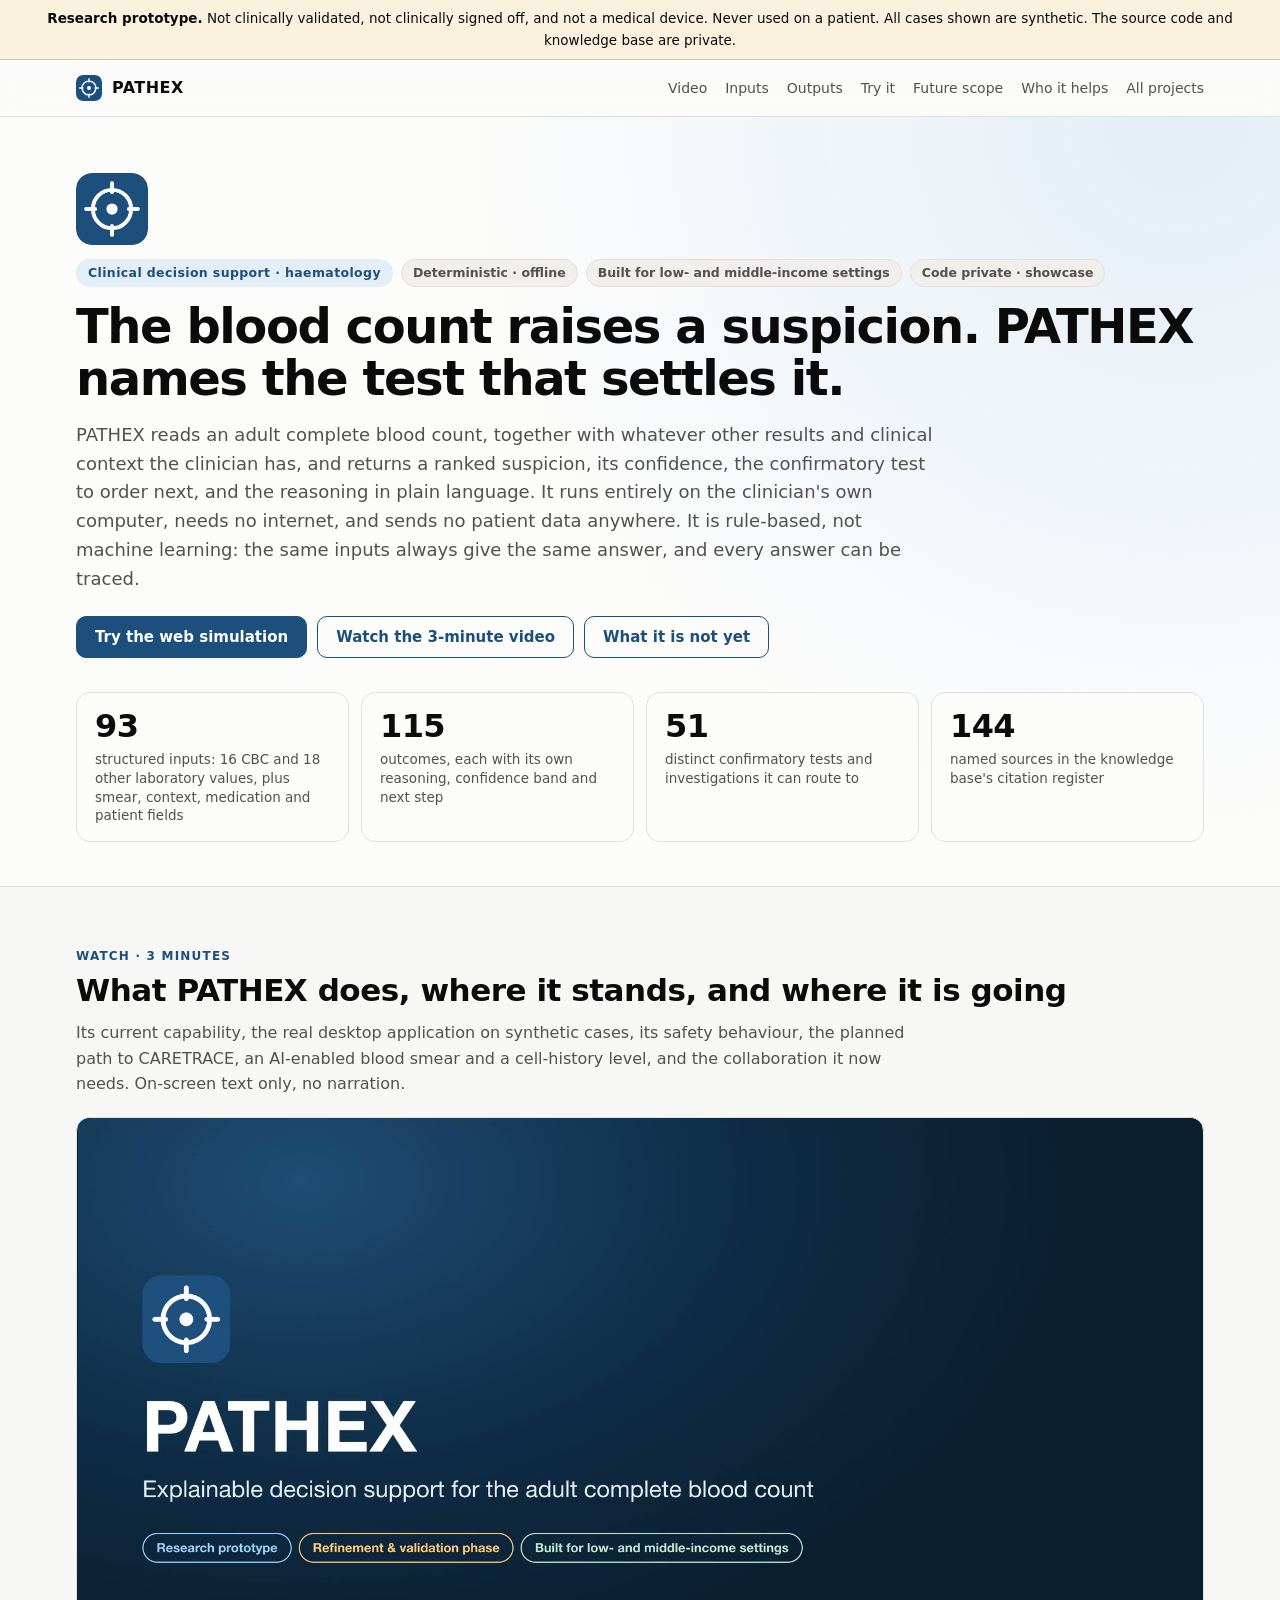
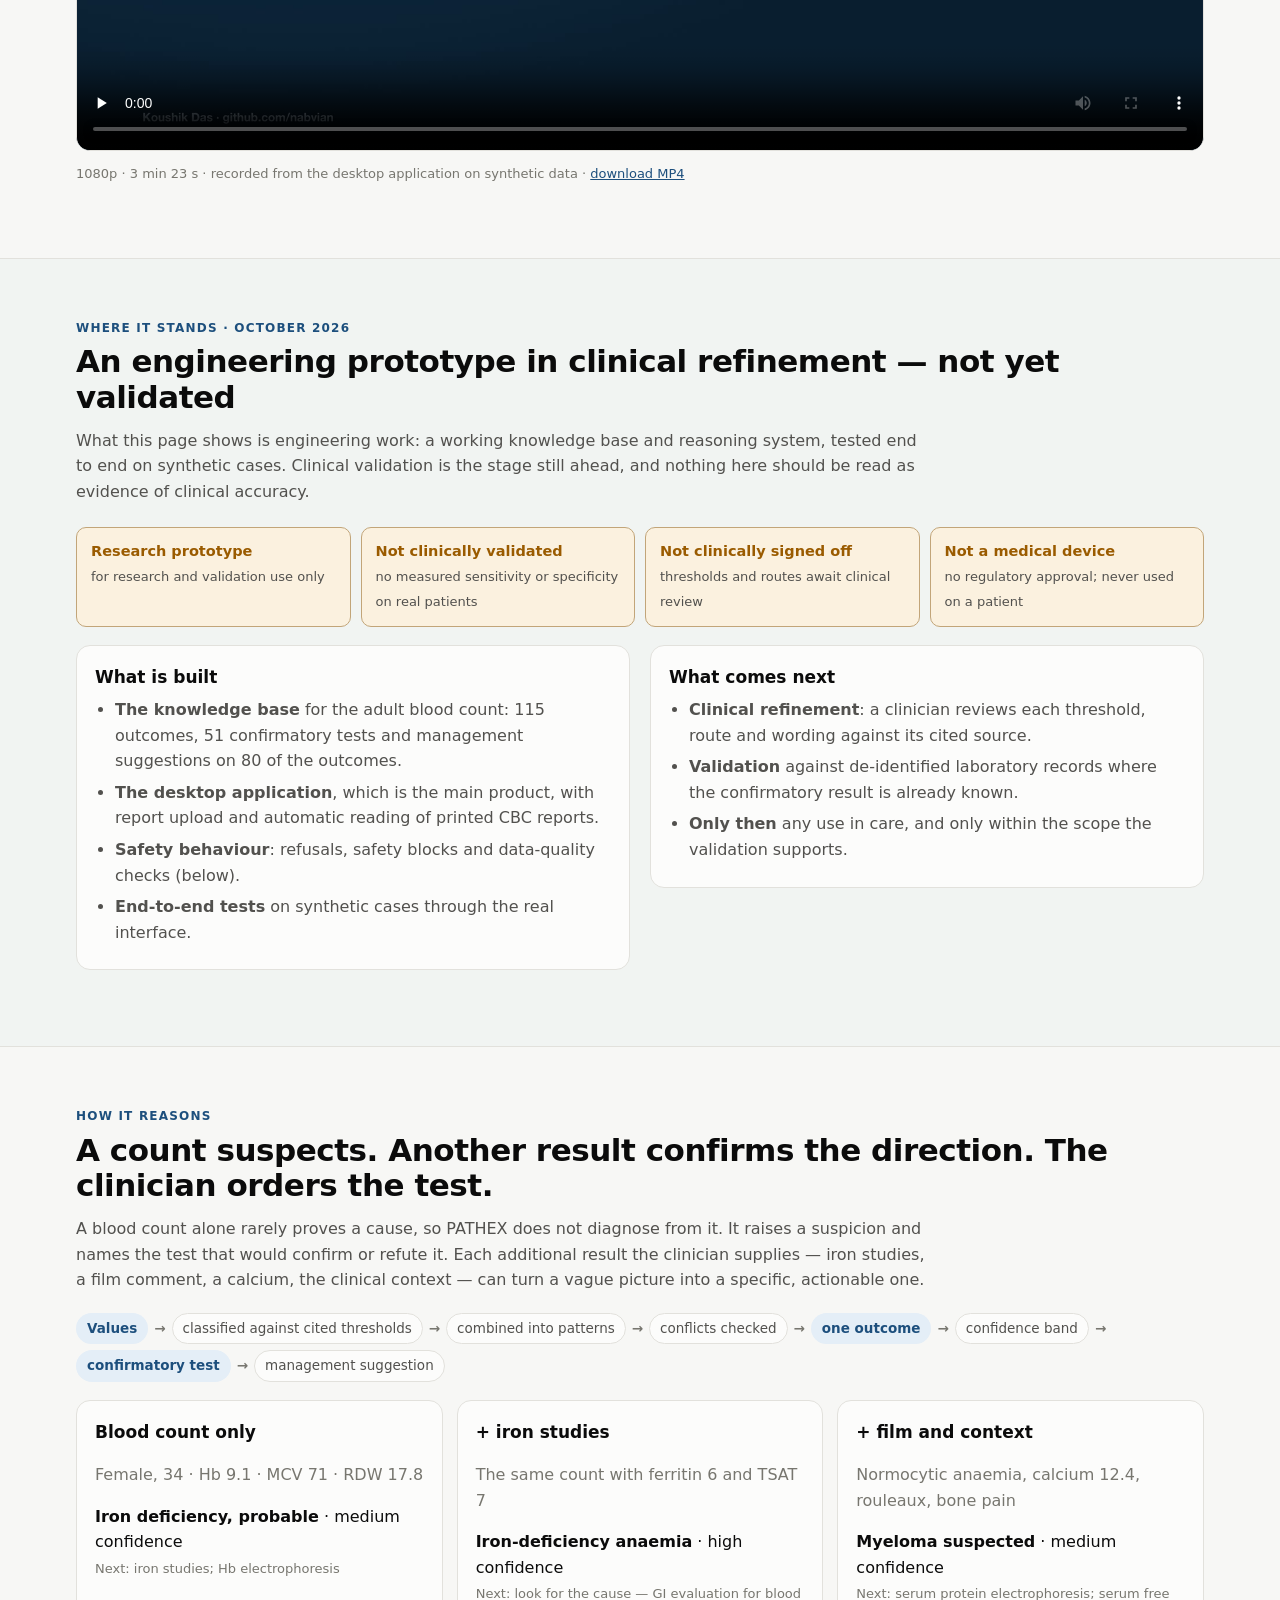
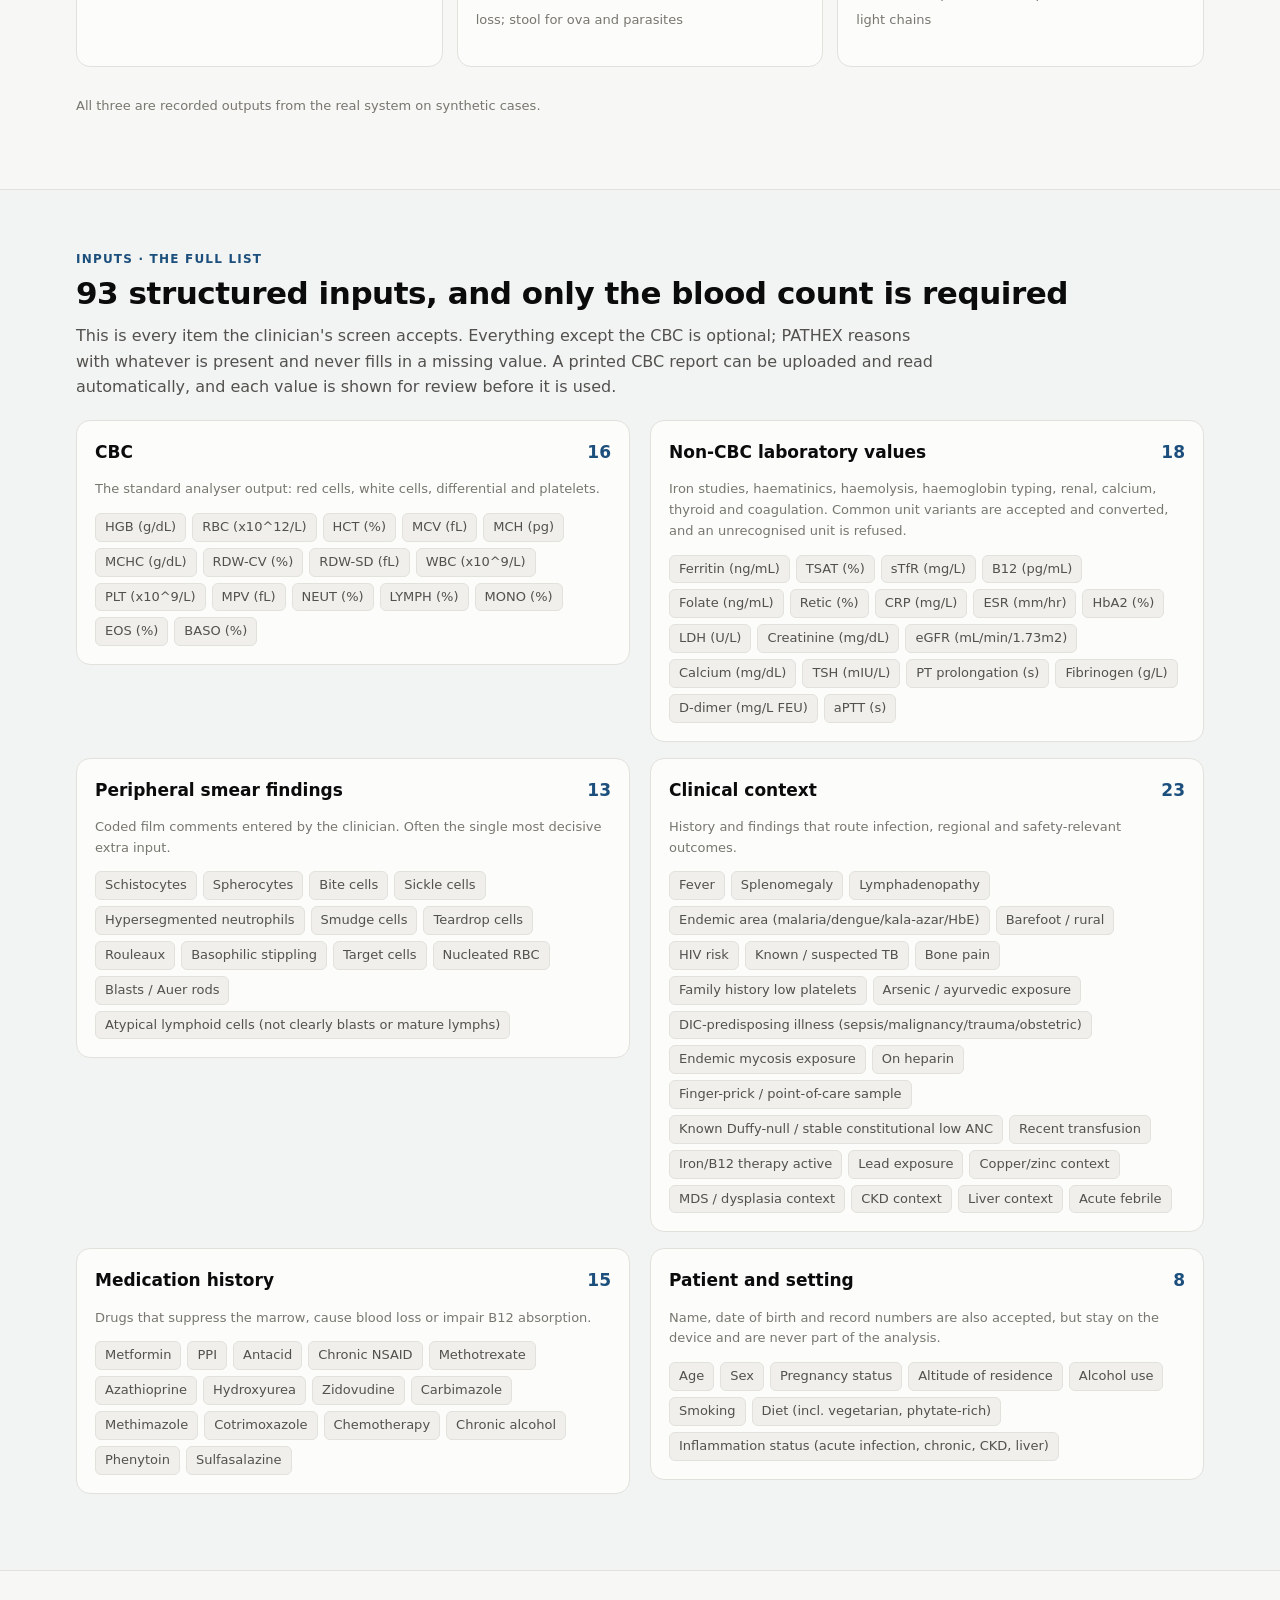
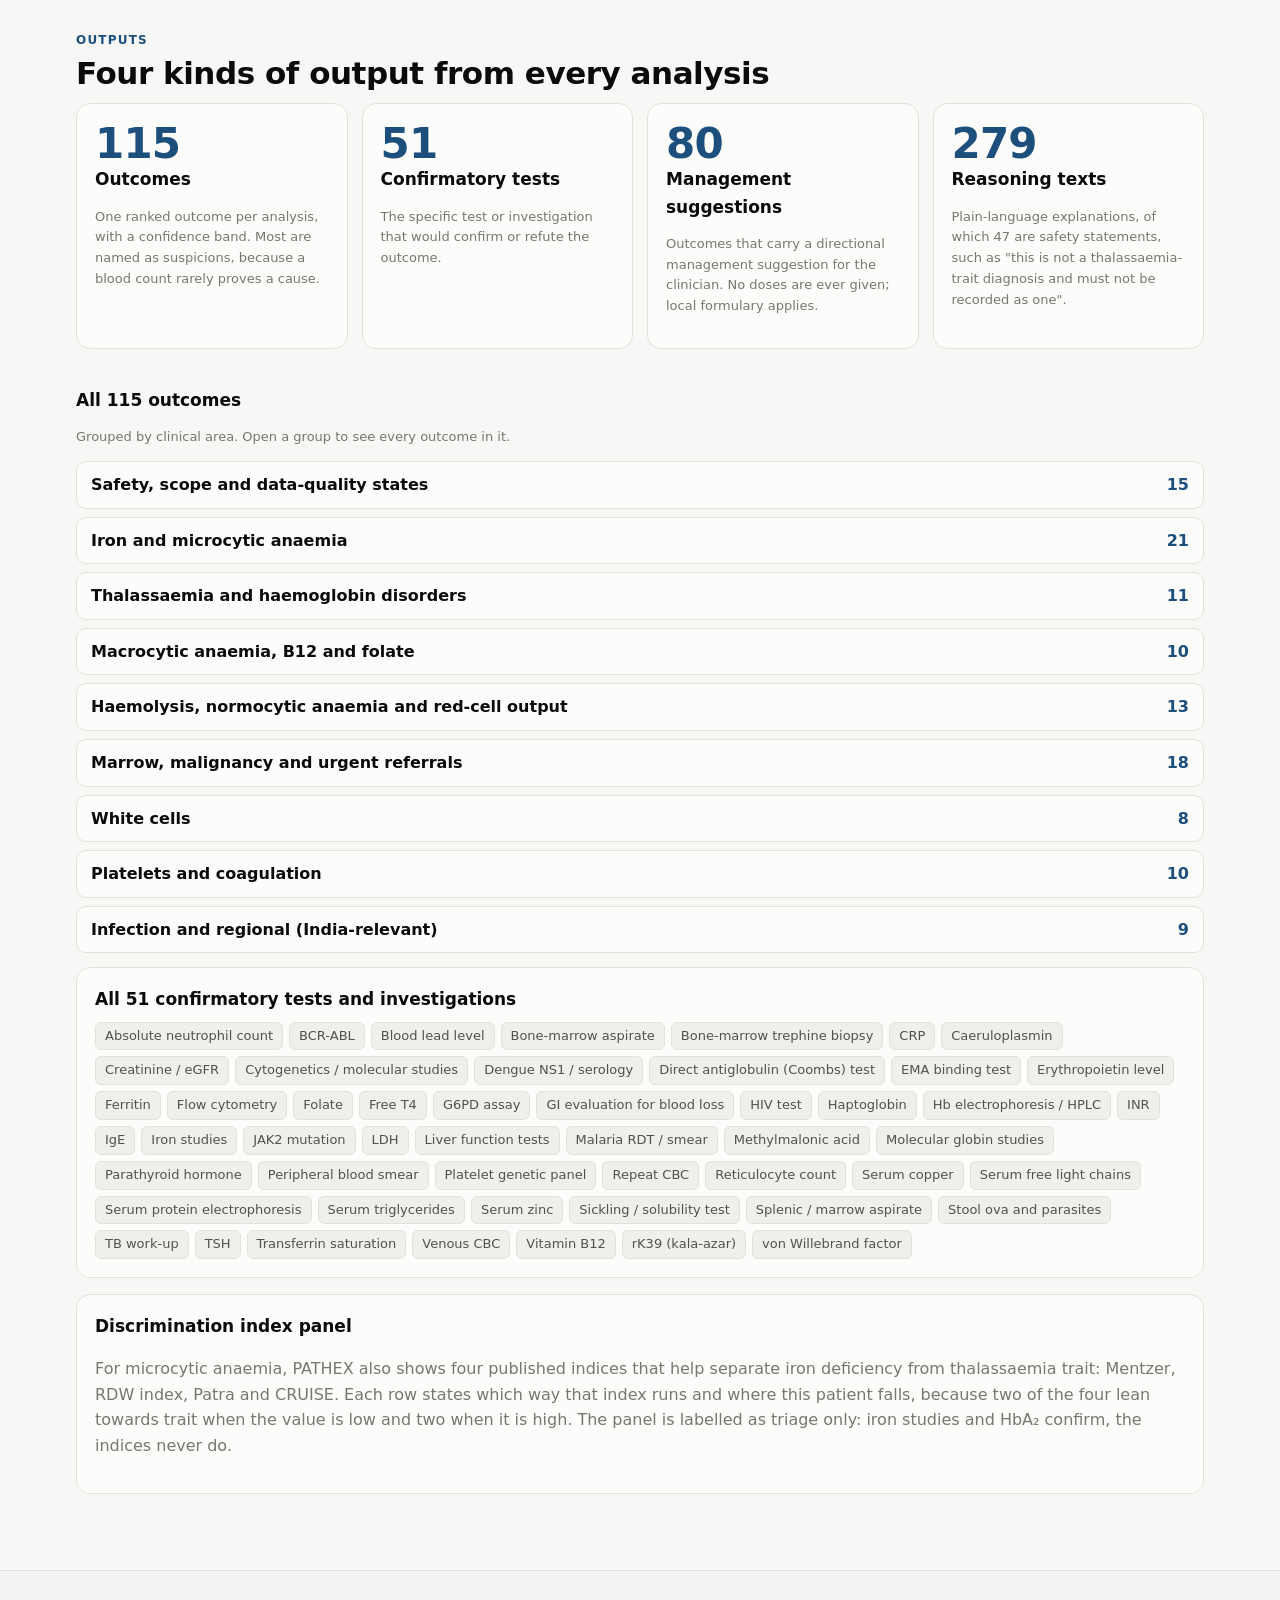
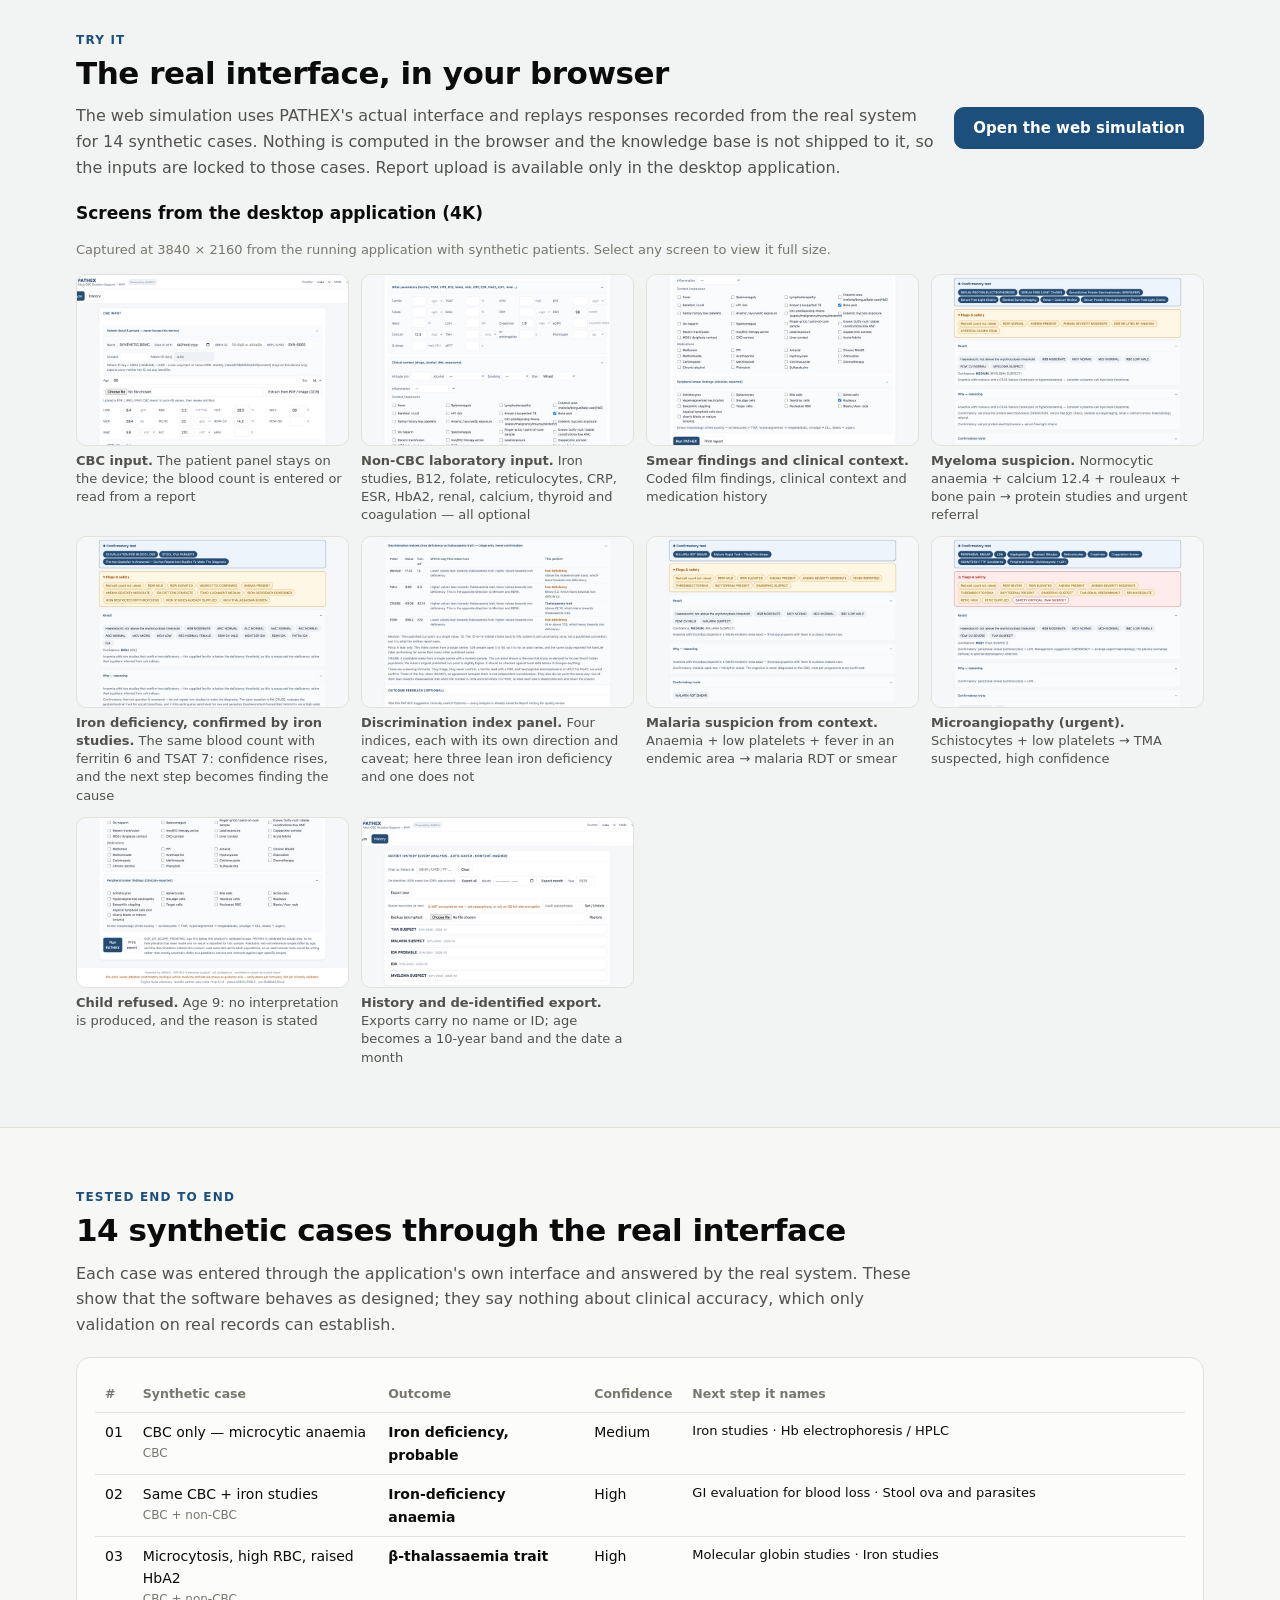
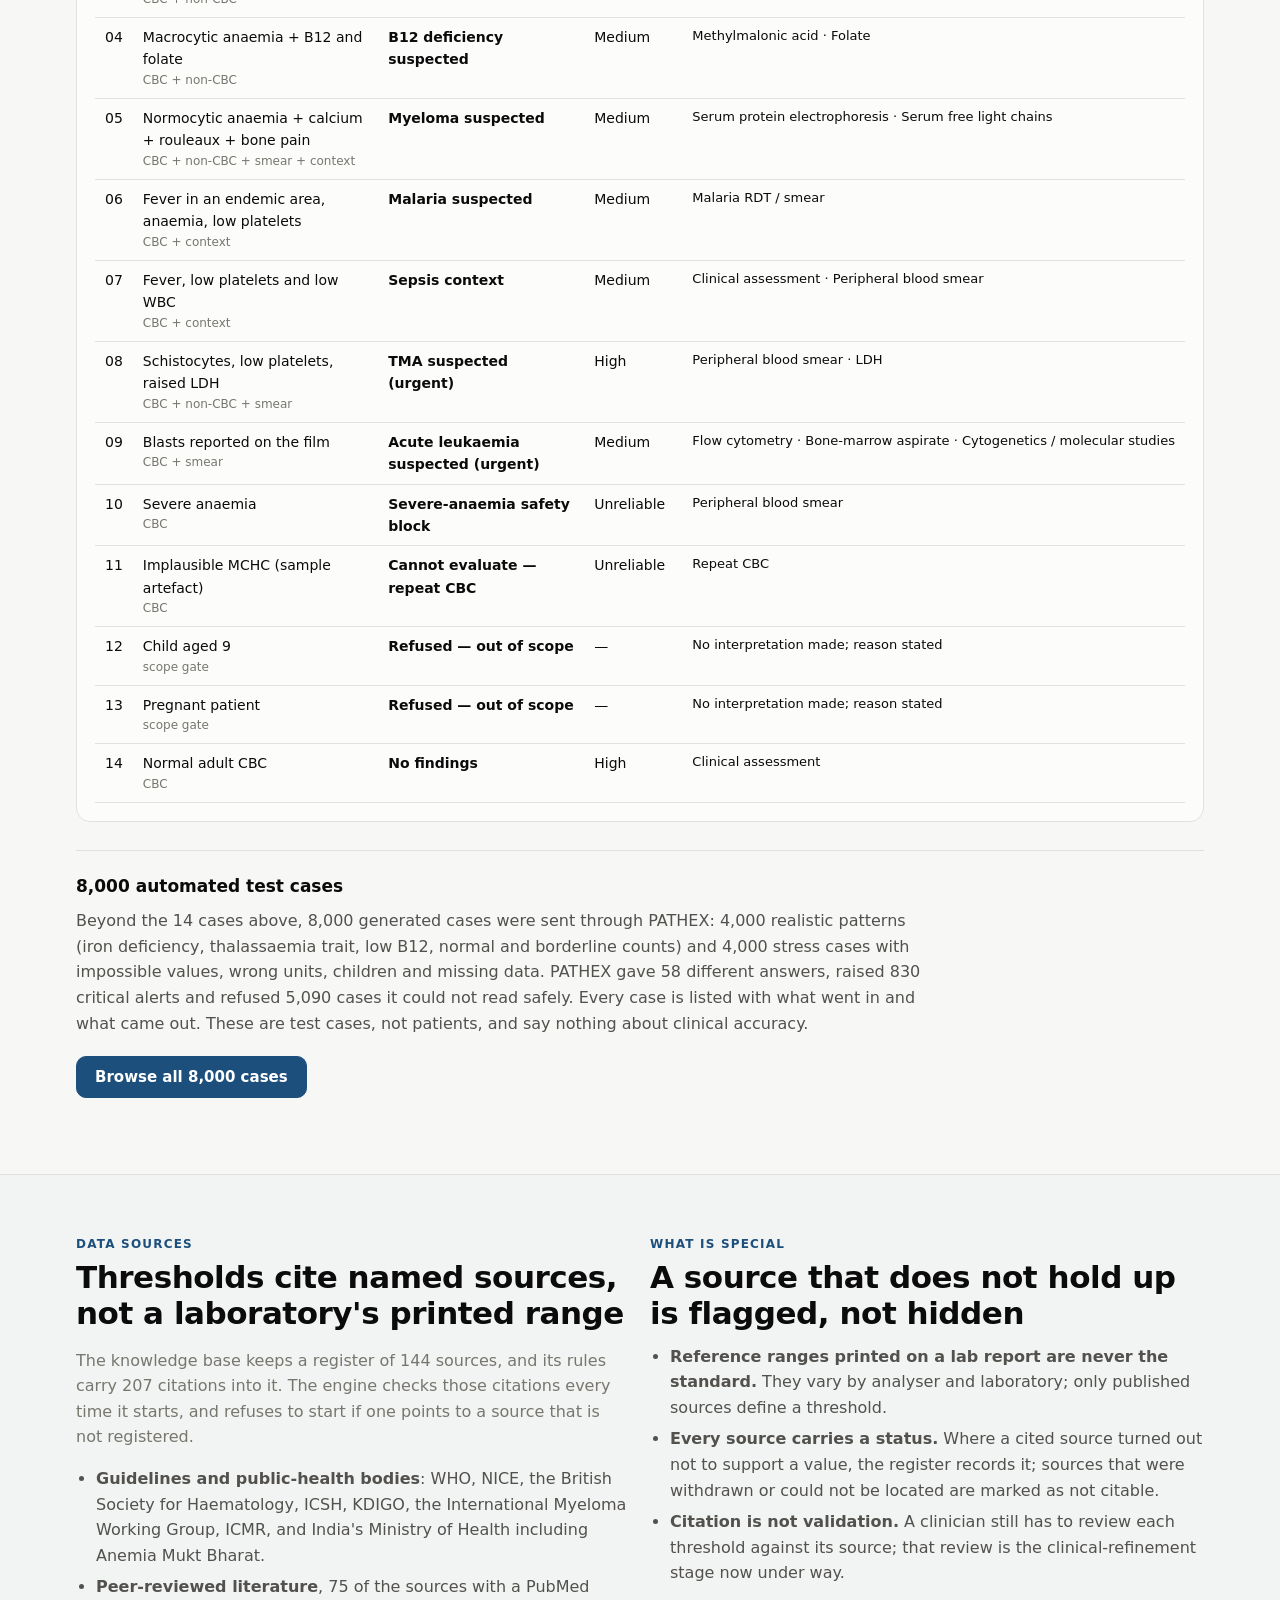
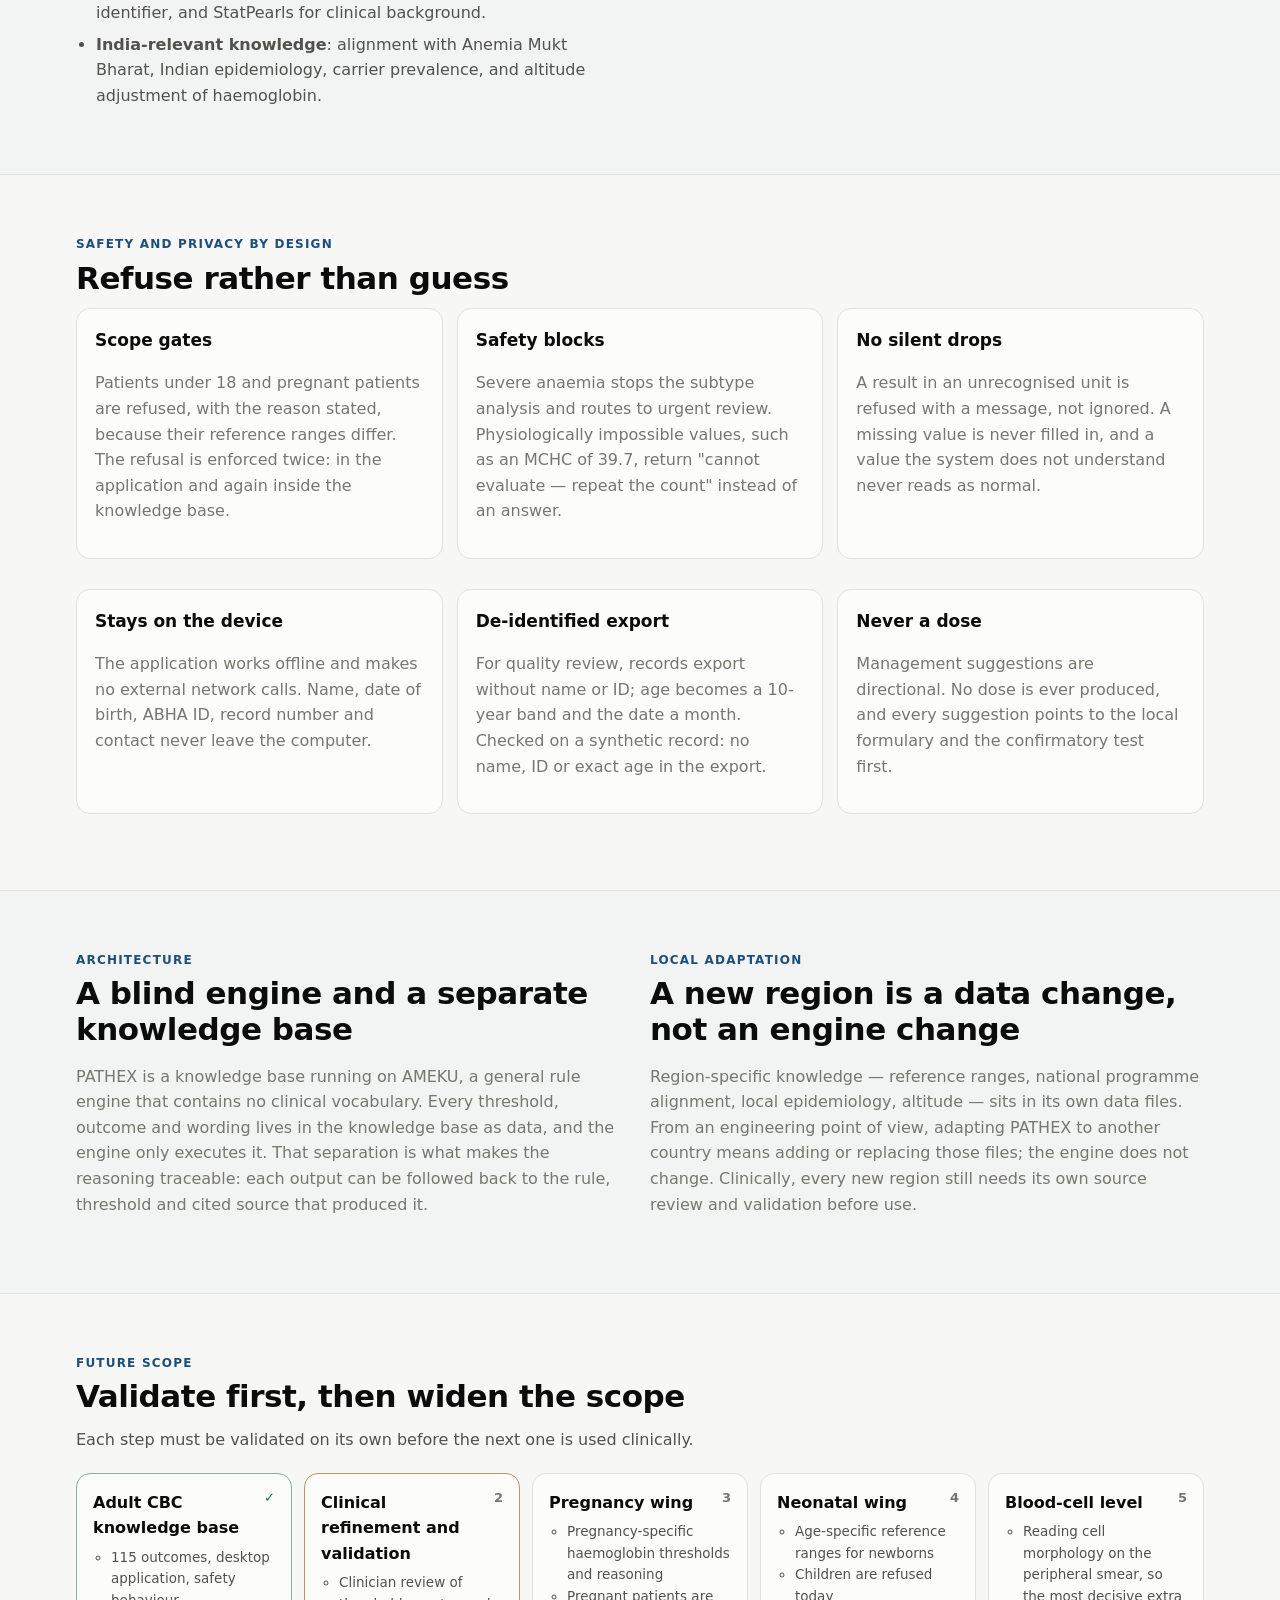
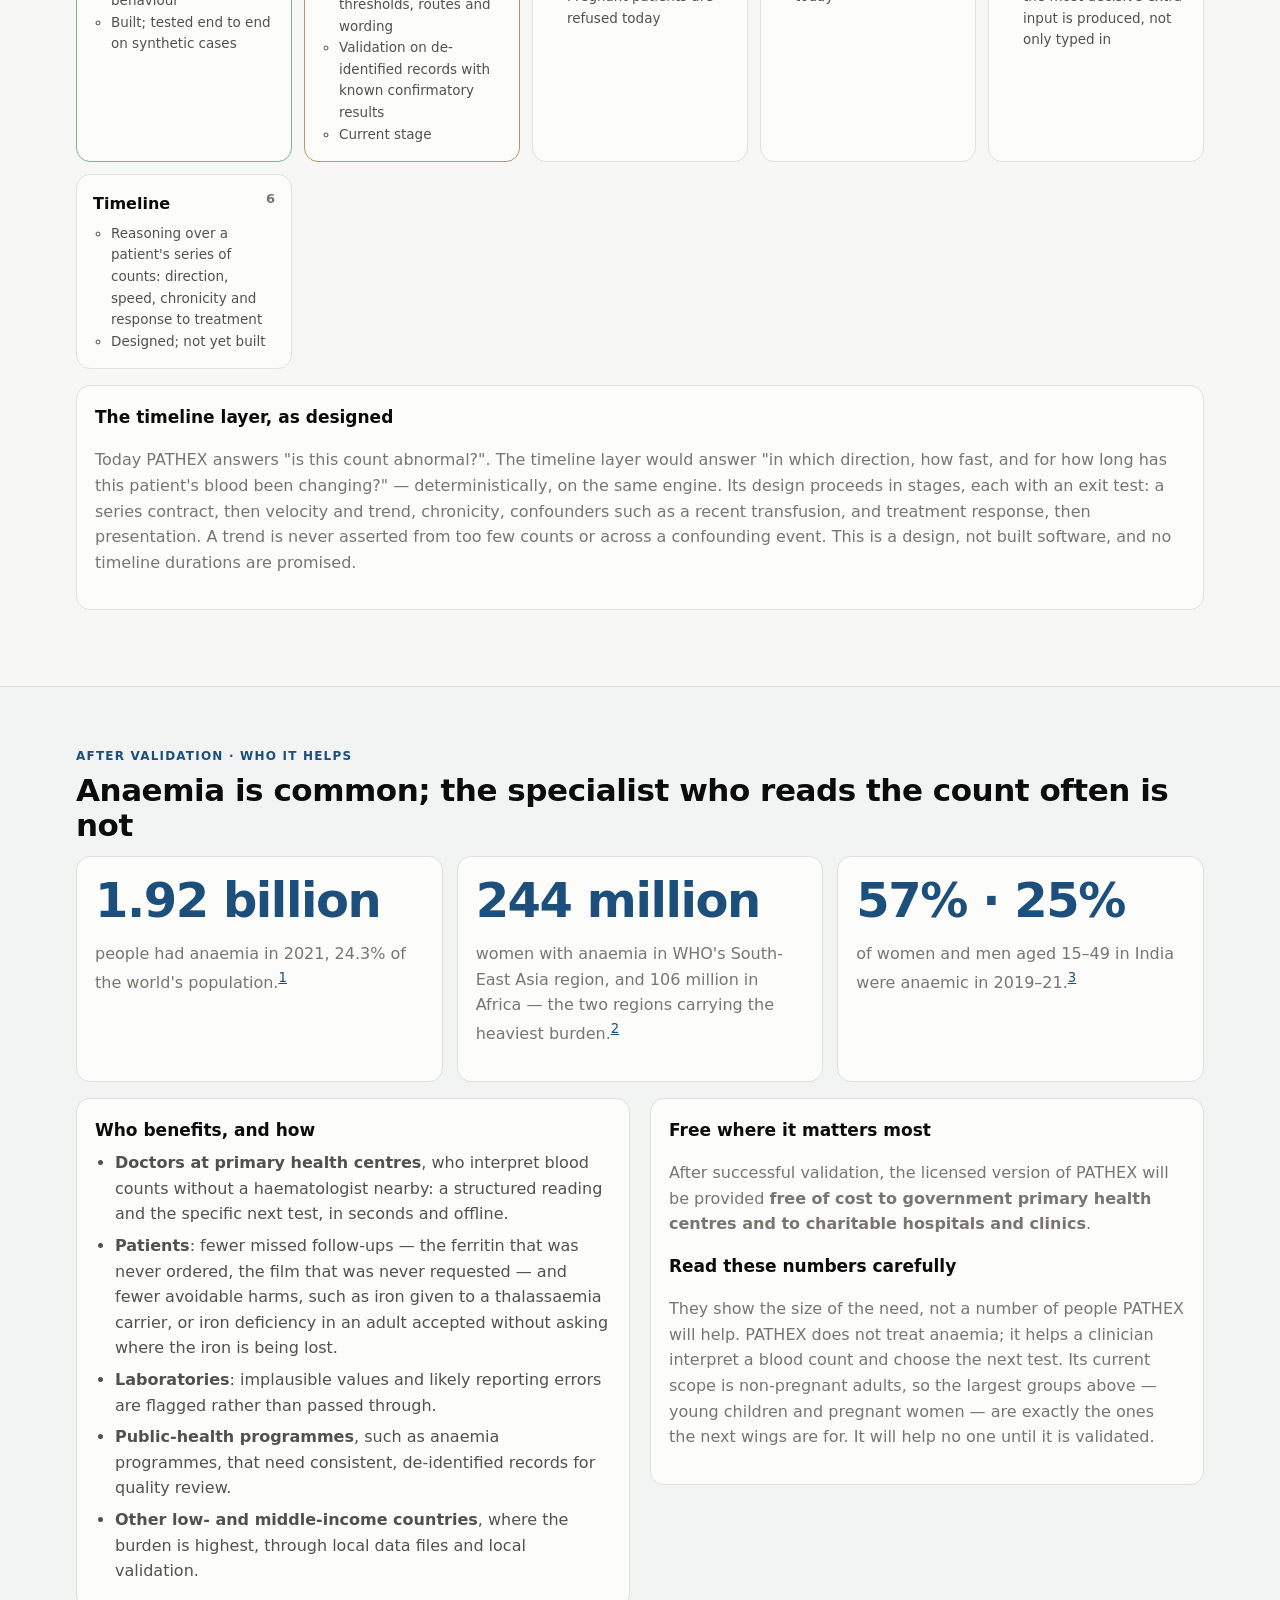
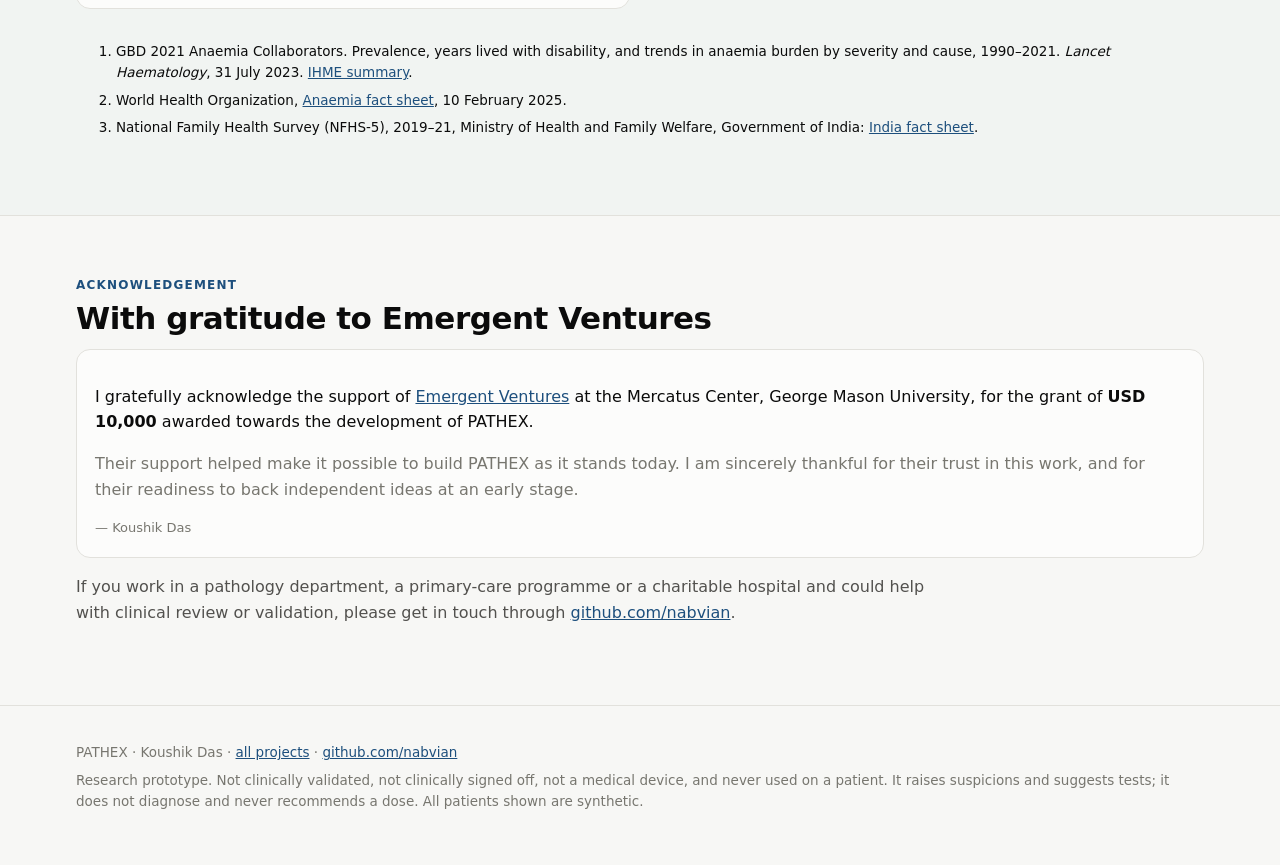
<file: projects/pathex/index.html>
<!doctype html>
<html lang="en">
<head>
<meta charset="utf-8">
<meta name="viewport" content="width=device-width, initial-scale=1">
<title>PATHEX — explainable decision support for the adult blood count</title>
<meta name="description" content="A deterministic, offline, source-cited decision-support prototype for the adult complete blood count, built for low- and middle-income settings. Research prototype; not clinically validated; code private.">
<meta property="og:title" content="PATHEX — explainable decision support for the adult blood count">
<meta property="og:description" content="93 structured inputs, 115 outcomes, 51 confirmatory tests, every one with its reasoning. Research prototype in clinical refinement; not validated.">
<meta property="og:image" content="https://nabvian.github.io/img/pathex-light.jpg">
<link rel="icon" href="logo.svg" type="image/svg+xml">
<link rel="stylesheet" href="../showcase.css">
<style>
  :root { --brand: #1d4f7d; --brand-soft: #e4eef7; --on-brand: #ffffff; }
  @media (prefers-color-scheme: dark) { :root:not([data-theme="light"]) { --brand: #8cc0ea; --brand-soft: #13283a; --on-brand: #08192a; } }
  :root[data-theme="dark"] { --brand: #8cc0ea; --brand-soft: #13283a; --on-brand: #08192a; }
  .brand i { background: url(logo.svg) center / cover no-repeat; }
  .hero-logo { width: 72px; height: 72px; border-radius: 16px; margin-bottom: 14px; display: block; }
  .prototype { display: grid; grid-template-columns: repeat(4, minmax(0, 1fr)); gap: 10px; margin-top: 22px; }
  .prototype div { border: 1px solid color-mix(in srgb, var(--warn) 45%, var(--line)); background: var(--warn-soft); border-radius: 10px; padding: 12px 14px; }
  .prototype b { display: block; color: var(--warn); font-size: 14.5px; }
  .prototype span { font-size: 13px; color: var(--text-secondary); }
  .chain { display: flex; flex-wrap: wrap; gap: 6px; align-items: center; margin-top: 12px; font-size: 13.5px; }
  .chain span { padding: 4px 10px; border-radius: 99px; background: var(--surface-1); border: 1px solid var(--line); color: var(--text-secondary); }
  .chain span.k { background: var(--brand-soft); color: var(--brand); border-color: transparent; font-weight: 650; }
  .chain b { color: var(--text-muted); font-weight: 700; }
  ul.tags { list-style: none; padding: 0; margin: 8px 0 0; display: flex; flex-wrap: wrap; gap: 6px; }
  ul.tags li { font-size: 13px; padding: 3px 9px; border-radius: 6px; background: var(--surface-2); border: 1px solid var(--line); color: var(--text-secondary); }
  .incard h3 { display: flex; justify-content: space-between; align-items: baseline; gap: 10px; }
  .incard h3 .n, .outgrp summary span, .kind .n { font-variant-numeric: tabular-nums; color: var(--brand); font-weight: 760; }
  .kind .n { font-size: clamp(30px, 4vw, 42px); letter-spacing: -0.02em; line-height: 1.05; display: block; }
  .outgrp { border: 1px solid var(--line); border-radius: 10px; padding: 10px 14px; background: var(--surface-1); margin-bottom: 8px; }
  .outgrp summary { cursor: pointer; display: flex; justify-content: space-between; gap: 10px; }
  .e2e td small { display: block; color: var(--text-muted); font-size: 12px; }
  .testrun { margin-top: 28px; padding-top: 22px; border-top: 1px solid var(--line); }
  .testrun h3 { margin: 0 0 8px; }
  .impact-num { font-size: clamp(32px, 5vw, 48px); font-weight: 780; letter-spacing: -0.03em; line-height: 1.05; color: var(--brand); }
  .sources li { margin-bottom: 6px; font-size: 13.5px; }
  .road.done { border-color: color-mix(in srgb, var(--good) 45%, var(--line)); }
  .road.done::before { content: "✓"; color: var(--good); }
  .road.now { border-color: color-mix(in srgb, var(--warn) 55%, var(--line)); }
  .film { margin-top: 18px; border-radius: 14px; overflow: hidden; border: 1px solid var(--line); background: #0d2236; aspect-ratio: 16 / 9; }
  .film video { display: block; width: 100%; height: 100%; }
  .demo-cta { display: flex; flex-wrap: wrap; gap: 16px; align-items: center; justify-content: space-between; }
  @media (max-width: 860px) { .prototype { grid-template-columns: repeat(2, minmax(0, 1fr)); } .gallery { grid-template-columns: repeat(2, minmax(0, 1fr)); } }
</style>
</head>
<body>
<a class="skip" href="#main">Skip to content</a>
<div class="notice-bar" role="note"><strong>Research prototype.</strong> Not clinically validated, not clinically signed off, and not a medical device. Never used on a patient. All cases shown are synthetic. The source code and knowledge base are private.</div>
<header class="topbar">
  <div class="wrap topbar-inner">
    <a class="brand" href="#top"><i aria-hidden="true"></i>PATHEX</a>
    <nav aria-label="Sections">
      <a href="#video">Video</a>
      <a href="#inputs">Inputs</a>
      <a href="#outputs">Outputs</a>
      <a href="#demo">Try it</a>
      <a href="#roadmap">Future scope</a>
      <a href="#impact">Who it helps</a>
      <a href="/">All projects</a>
    </nav>
  </div>
</header>

<main id="main">
<section class="hero" id="top">
  <div class="wrap">
    <img class="hero-logo" src="logo.svg" alt="PATHEX logo" width="72" height="72">
    <div class="chips"><span class="chip brand">Clinical decision support · haematology</span><span class="chip">Deterministic · offline</span><span class="chip">Built for low- and middle-income settings</span><span class="chip">Code private · showcase</span></div>
    <h1>The blood count raises a suspicion. PATHEX names the test that settles it.</h1>
    <p class="lede">PATHEX reads an adult complete blood count, together with whatever other results and clinical context the clinician has, and returns a ranked suspicion, its confidence, the confirmatory test to order next, and the reasoning in plain language. It runs entirely on the clinician's own computer, needs no internet, and sends no patient data anywhere. It is rule-based, not machine learning: the same inputs always give the same answer, and every answer can be traced.</p>
    <div class="hero-actions">
      <a class="button" href="demo/">Try the web simulation</a>
      <a class="button ghost" href="#video">Watch the 3-minute video</a>
      <a class="button ghost" href="#status">What it is not yet</a>
    </div>
    <div class="stats">
      <div class="stat"><strong>93</strong><span>structured inputs: 16 CBC and 18 other laboratory values, plus smear, context, medication and patient fields</span></div>
      <div class="stat"><strong>115</strong><span>outcomes, each with its own reasoning, confidence band and next step</span></div>
      <div class="stat"><strong>51</strong><span>distinct confirmatory tests and investigations it can route to</span></div>
      <div class="stat"><strong>144</strong><span>named sources in the knowledge base's citation register</span></div>
    </div>
  </div>
</section>

<section id="video">
  <div class="wrap">
    <p class="eyebrow">Watch · 3 minutes</p>
    <h2>What PATHEX does, where it stands, and where it is going</h2>
    <p class="section-copy">Its current capability, the real desktop application on synthetic cases, its safety behaviour, the planned path to CARETRACE, an AI-enabled blood smear and a cell-history level, and the collaboration it now needs. On-screen text only, no narration.</p>
    <div class="film">
      <video controls preload="none" playsinline poster="video/poster.jpg" aria-label="PATHEX explainer video">
        <source src="video/pathex-explainer.mp4" type="video/mp4">
        <a href="video/pathex-explainer.mp4">Download the video (MP4, 20 MB)</a>
      </video>
    </div>
    <p class="muted small">1080p · 3 min 23 s · recorded from the desktop application on synthetic data · <a href="video/pathex-explainer.mp4" download>download MP4</a></p>
  </div>
</section>

<section id="status" class="band">
  <div class="wrap">
    <p class="eyebrow">Where it stands · October 2026</p>
    <h2>An engineering prototype in clinical refinement — not yet validated</h2>
    <p class="section-copy">What this page shows is engineering work: a working knowledge base and reasoning system, tested end to end on synthetic cases. Clinical validation is the stage still ahead, and nothing here should be read as evidence of clinical accuracy.</p>
    <div class="prototype">
      <div><b>Research prototype</b><span>for research and validation use only</span></div>
      <div><b>Not clinically validated</b><span>no measured sensitivity or specificity on real patients</span></div>
      <div><b>Not clinically signed off</b><span>thresholds and routes await clinical review</span></div>
      <div><b>Not a medical device</b><span>no regulatory approval; never used on a patient</span></div>
    </div>
    <div class="two-col" style="margin-top:18px">
      <div class="card">
        <h3>What is built</h3>
        <ul class="plain">
          <li><b>The knowledge base</b> for the adult blood count: 115 outcomes, 51 confirmatory tests and management suggestions on 80 of the outcomes.</li>
          <li><b>The desktop application</b>, which is the main product, with report upload and automatic reading of printed CBC reports.</li>
          <li><b>Safety behaviour</b>: refusals, safety blocks and data-quality checks (below).</li>
          <li><b>End-to-end tests</b> on synthetic cases through the real interface.</li>
        </ul>
      </div>
      <div class="card">
        <h3>What comes next</h3>
        <ul class="plain">
          <li><b>Clinical refinement</b>: a clinician reviews each threshold, route and wording against its cited source.</li>
          <li><b>Validation</b> against de-identified laboratory records where the confirmatory result is already known.</li>
          <li><b>Only then</b> any use in care, and only within the scope the validation supports.</li>
        </ul>
      </div>
    </div>
  </div>
</section>

<section id="how">
  <div class="wrap">
    <p class="eyebrow">How it reasons</p>
    <h2>A count suspects. Another result confirms the direction. The clinician orders the test.</h2>
    <p class="section-copy">A blood count alone rarely proves a cause, so PATHEX does not diagnose from it. It raises a suspicion and names the test that would confirm or refute it. Each additional result the clinician supplies — iron studies, a film comment, a calcium, the clinical context — can turn a vague picture into a specific, actionable one.</p>
    <div class="chain" aria-label="Reasoning chain">
      <span class="k">Values</span><b>→</b><span>classified against cited thresholds</span><b>→</b><span>combined into patterns</span><b>→</b><span>conflicts checked</span><b>→</b><span class="k">one outcome</span><b>→</b><span>confidence band</span><b>→</b><span class="k">confirmatory test</span><b>→</b><span>management suggestion</span>
    </div>
    <div class="grid3" style="margin-top:18px">
      <div class="card"><h3>Blood count only</h3><p class="muted">Female, 34 · Hb 9.1 · MCV 71 · RDW 17.8</p><p><b>Iron deficiency, probable</b> · medium confidence<br><span class="muted small">Next: iron studies; Hb electrophoresis</span></p></div>
      <div class="card"><h3>+ iron studies</h3><p class="muted">The same count with ferritin 6 and TSAT 7</p><p><b>Iron-deficiency anaemia</b> · high confidence<br><span class="muted small">Next: look for the cause — GI evaluation for blood loss; stool for ova and parasites</span></p></div>
      <div class="card"><h3>+ film and context</h3><p class="muted">Normocytic anaemia, calcium 12.4, rouleaux, bone pain</p><p><b>Myeloma suspected</b> · medium confidence<br><span class="muted small">Next: serum protein electrophoresis; serum free light chains</span></p></div>
    </div>
    <p class="muted small">All three are recorded outputs from the real system on synthetic cases.</p>
  </div>
</section>

<section id="inputs" class="band">
  <div class="wrap">
    <p class="eyebrow">Inputs · the full list</p>
    <h2>93 structured inputs, and only the blood count is required</h2>
    <p class="section-copy">This is every item the clinician's screen accepts. Everything except the CBC is optional; PATHEX reasons with whatever is present and never fills in a missing value. A printed CBC report can be uploaded and read automatically, and each value is shown for review before it is used.</p>
    <div class="two-col">
      <div class="card incard"><h3>CBC <span class="n">16</span></h3><p class="muted small">The standard analyser output: red cells, white cells, differential and platelets.</p><ul class="tags"><li>HGB (g/dL)</li><li>RBC (x10^12/L)</li><li>HCT (%)</li><li>MCV (fL)</li><li>MCH (pg)</li><li>MCHC (g/dL)</li><li>RDW-CV (%)</li><li>RDW-SD (fL)</li><li>WBC (x10^9/L)</li><li>PLT (x10^9/L)</li><li>MPV (fL)</li><li>NEUT (%)</li><li>LYMPH (%)</li><li>MONO (%)</li><li>EOS (%)</li><li>BASO (%)</li></ul></div>
      <div class="card incard"><h3>Non-CBC laboratory values <span class="n">18</span></h3><p class="muted small">Iron studies, haematinics, haemolysis, haemoglobin typing, renal, calcium, thyroid and coagulation. Common unit variants are accepted and converted, and an unrecognised unit is refused.</p><ul class="tags"><li>Ferritin (ng/mL)</li><li>TSAT (%)</li><li>sTfR (mg/L)</li><li>B12 (pg/mL)</li><li>Folate (ng/mL)</li><li>Retic (%)</li><li>CRP (mg/L)</li><li>ESR (mm/hr)</li><li>HbA2 (%)</li><li>LDH (U/L)</li><li>Creatinine (mg/dL)</li><li>eGFR (mL/min/1.73m2)</li><li>Calcium (mg/dL)</li><li>TSH (mIU/L)</li><li>PT prolongation (s)</li><li>Fibrinogen (g/L)</li><li>D-dimer (mg/L FEU)</li><li>aPTT (s)</li></ul></div>
    </div>
    <div class="two-col">
      <div class="card incard"><h3>Peripheral smear findings <span class="n">13</span></h3><p class="muted small">Coded film comments entered by the clinician. Often the single most decisive extra input.</p><ul class="tags"><li>Schistocytes</li><li>Spherocytes</li><li>Bite cells</li><li>Sickle cells</li><li>Hypersegmented neutrophils</li><li>Smudge cells</li><li>Teardrop cells</li><li>Rouleaux</li><li>Basophilic stippling</li><li>Target cells</li><li>Nucleated RBC</li><li>Blasts / Auer rods</li><li>Atypical lymphoid cells (not clearly blasts or mature lymphs)</li></ul></div>
      <div class="card incard"><h3>Clinical context <span class="n">23</span></h3><p class="muted small">History and findings that route infection, regional and safety-relevant outcomes.</p><ul class="tags"><li>Fever</li><li>Splenomegaly</li><li>Lymphadenopathy</li><li>Endemic area (malaria/dengue/kala-azar/HbE)</li><li>Barefoot / rural</li><li>HIV risk</li><li>Known / suspected TB</li><li>Bone pain</li><li>Family history low platelets</li><li>Arsenic / ayurvedic exposure</li><li>DIC-predisposing illness (sepsis/malignancy/trauma/obstetric)</li><li>Endemic mycosis exposure</li><li>On heparin</li><li>Finger-prick / point-of-care sample</li><li>Known Duffy-null / stable constitutional low ANC</li><li>Recent transfusion</li><li>Iron/B12 therapy active</li><li>Lead exposure</li><li>Copper/zinc context</li><li>MDS / dysplasia context</li><li>CKD context</li><li>Liver context</li><li>Acute febrile</li></ul></div>
    </div>
    <div class="two-col">
      <div class="card incard"><h3>Medication history <span class="n">15</span></h3><p class="muted small">Drugs that suppress the marrow, cause blood loss or impair B12 absorption.</p><ul class="tags"><li>Metformin</li><li>PPI</li><li>Antacid</li><li>Chronic NSAID</li><li>Methotrexate</li><li>Azathioprine</li><li>Hydroxyurea</li><li>Zidovudine</li><li>Carbimazole</li><li>Methimazole</li><li>Cotrimoxazole</li><li>Chemotherapy</li><li>Chronic alcohol</li><li>Phenytoin</li><li>Sulfasalazine</li></ul></div>
      <div class="card incard"><h3>Patient and setting <span class="n">8</span></h3><p class="muted small">Name, date of birth and record numbers are also accepted, but stay on the device and are never part of the analysis.</p><ul class="tags"><li>Age</li><li>Sex</li><li>Pregnancy status</li><li>Altitude of residence</li><li>Alcohol use</li><li>Smoking</li><li>Diet (incl. vegetarian, phytate-rich)</li><li>Inflammation status (acute infection, chronic, CKD, liver)</li></ul></div>
    </div>
  </div>
</section>

<section id="outputs">
  <div class="wrap">
    <p class="eyebrow">Outputs</p>
    <h2>Four kinds of output from every analysis</h2>
    <div class="grid4">
      <div class="card kind"><span class="n">115</span><h3>Outcomes</h3><p class="muted small">One ranked outcome per analysis, with a confidence band. Most are named as suspicions, because a blood count rarely proves a cause.</p></div>
      <div class="card kind"><span class="n">51</span><h3>Confirmatory tests</h3><p class="muted small">The specific test or investigation that would confirm or refute the outcome.</p></div>
      <div class="card kind"><span class="n">80</span><h3>Management suggestions</h3><p class="muted small">Outcomes that carry a directional management suggestion for the clinician. No doses are ever given; local formulary applies.</p></div>
      <div class="card kind"><span class="n">279</span><h3>Reasoning texts</h3><p class="muted small">Plain-language explanations, of which 47 are safety statements, such as "this is not a thalassaemia-trait diagnosis and must not be recorded as one".</p></div>
    </div>
    <h3 style="margin-top:22px">All 115 outcomes</h3>
    <p class="muted small">Grouped by clinical area. Open a group to see every outcome in it.</p>
    <details class="outgrp"><summary><b>Safety, scope and data-quality states</b><span>15</span></summary><ul class="tags"><li>Severe-anaemia safety block</li><li>Cannot evaluate (refused)</li><li>Analysis blocked</li><li>Indeterminate</li><li>Cannot resolve on the CBC</li><li>Urgent haematology review</li><li>No findings</li><li>Anaemia unclassified</li><li>Non microcytic anaemia outside scope</li><li>WBC missing for differential</li><li>Capillary screen confirm venous</li><li>CBC abnormal unresolved no anaemia</li><li>Hb fractions unreliable after transfusion</li><li>Haematinic levels on treatment</li><li>Anaemia after Hb adjustment</li></ul></details><details class="outgrp"><summary><b>Iron and microcytic anaemia</b><span>21</span></summary><ul class="tags"><li>Iron-deficiency anaemia (IDA)</li><li>Iron-deficiency anaemia, probable</li><li>Iron deficiency no anaemia</li><li>Iron stores low no anaemia</li><li>Iron replete microcytosis</li><li>ACD suspected</li><li>Microcytic anaemia untyped</li><li>Microcytic borderline indices</li><li>Microcytic, borderline indices — Patra leans trait</li><li>Microcytic, borderline indices — Patra leans iron deficiency</li><li>Ferritin raised evaluate</li><li>Dietary iron risk</li><li>Dietary iron B12 risk</li><li>Blood loss suspected</li><li>Hookworm / soil-transmitted helminth iron deficiency suspected</li><li>Lead toxicity suspected</li><li>Sideroblastic suspected</li><li>Copper deficiency suspected</li><li>Copper deficiency tests indicated</li><li>Dimorphic picture</li><li>Dual deficiency suspected</li></ul></details><details class="outgrp"><summary><b>Thalassaemia and haemoglobin disorders</b><span>11</span></summary><ul class="tags"><li>β-thalassaemia trait (BTT)</li><li>Thalassaemia trait possible</li><li>Thalassaemia trait probable</li><li>Alpha trait suspected</li><li>Coexisting β-thalassaemia trait and iron deficiency</li><li>Haemoglobinopathy suspected</li><li>Haemoglobinopathy screen indicated</li><li>HbA2 equivocal band</li><li>HbA2 variant range</li><li>HbF raised evaluate</li><li>Sickle suspected</li></ul></details><details class="outgrp"><summary><b>Macrocytic anaemia, B12 and folate</b><span>10</span></summary><ul class="tags"><li>Macrocytic anaemia</li><li>Macrocytosis no anaemia</li><li>Macrocytosis non megaloblastic workup</li><li>Non megaloblastic macrocytosis suspected</li><li>Megaloblastic suspected</li><li>B12 deficiency suspected</li><li>Folate deficiency suspected</li><li>B12 folate indeterminate</li><li>B12 risk factor present</li><li>Liver macrocytosis consider</li></ul></details><details class="outgrp"><summary><b>Haemolysis, normocytic anaemia and red-cell output</b><span>13</span></summary><ul class="tags"><li>Haemolysis suspected</li><li>Compensated haemolysis suspected</li><li>AIHA suspected</li><li>G6PD deficiency suspected</li><li>Membranopathy suspected</li><li>PNH suspected</li><li>Normocytic anaemia</li><li>Hypoproliferative suspected</li><li>CKD anaemia suspected</li><li>Hypothyroid anaemia suspected</li><li>Hyperthyroid anaemia suspected</li><li>Thyroid result needs action</li><li>Erythrocytosis suspected</li></ul></details><details class="outgrp"><summary><b>Marrow, malignancy and urgent referrals</b><span>18</span></summary><ul class="tags"><li>Acute leukaemia suspected</li><li>CML suspected</li><li>CLL / CLPD suspected</li><li>Prolymphocytic atypical lymphoid suspected</li><li>MPN suspected</li><li>MDS suspected</li><li>Aplastic anaemia suspected</li><li>Marrow infiltration suspected</li><li>Marrow process suspected</li><li>Pancytopenia suspected</li><li>Myeloma suspected</li><li>Myeloma screen indicated</li><li>Lymphoma referral consider</li><li>HLH suspected</li><li>Hyperleukocytosis urgent</li><li>Hyperbasophilia myeloid workup</li><li>Hypercalcaemia urgent</li><li>Hypercalcaemia needs cause</li></ul></details><details class="outgrp"><summary><b>White cells</b><span>8</span></summary><ul class="tags"><li>Neutropenia suspected</li><li>Agranulocytosis suspected</li><li>Benign ethnic neutropenia context</li><li>Lymphopenia suspected</li><li>Eosinophilia suspected</li><li>Eosinophilia investigate</li><li>Hypereosinophilia suspected</li><li>Leukaemoid reaction suspected</li></ul></details><details class="outgrp"><summary><b>Platelets and coagulation</b><span>10</span></summary><ul class="tags"><li>Thrombocytopenia suspected</li><li>Critical thrombocytopenia</li><li>Inherited thrombocytopenia suspected</li><li>Reactive thrombocytosis suspected</li><li>Extreme thrombocytosis evaluate</li><li>HIT suspected</li><li>TMA suspected</li><li>DIC suspected</li><li>PT prolongation investigate</li><li>Hypersplenism context</li></ul></details><details class="outgrp"><summary><b>Infection and regional (India-relevant)</b><span>9</span></summary><ul class="tags"><li>Malaria suspected</li><li>Dengue suspected</li><li>Kala azar suspected</li><li>Enteric fever context</li><li>Sepsis context</li><li>Viral pattern context</li><li>HIV context</li><li>TB anaemia suspected</li><li>Fungal marrow suspected</li></ul></details>
    <div class="card" style="margin-top:14px">
      <h3>All 51 confirmatory tests and investigations</h3>
      <ul class="tags"><li>Absolute neutrophil count</li><li>BCR-ABL</li><li>Blood lead level</li><li>Bone-marrow aspirate</li><li>Bone-marrow trephine biopsy</li><li>CRP</li><li>Caeruloplasmin</li><li>Creatinine / eGFR</li><li>Cytogenetics / molecular studies</li><li>Dengue NS1 / serology</li><li>Direct antiglobulin (Coombs) test</li><li>EMA binding test</li><li>Erythropoietin level</li><li>Ferritin</li><li>Flow cytometry</li><li>Folate</li><li>Free T4</li><li>G6PD assay</li><li>GI evaluation for blood loss</li><li>HIV test</li><li>Haptoglobin</li><li>Hb electrophoresis / HPLC</li><li>INR</li><li>IgE</li><li>Iron studies</li><li>JAK2 mutation</li><li>LDH</li><li>Liver function tests</li><li>Malaria RDT / smear</li><li>Methylmalonic acid</li><li>Molecular globin studies</li><li>Parathyroid hormone</li><li>Peripheral blood smear</li><li>Platelet genetic panel</li><li>Repeat CBC</li><li>Reticulocyte count</li><li>Serum copper</li><li>Serum free light chains</li><li>Serum protein electrophoresis</li><li>Serum triglycerides</li><li>Serum zinc</li><li>Sickling / solubility test</li><li>Splenic / marrow aspirate</li><li>Stool ova and parasites</li><li>TB work-up</li><li>TSH</li><li>Transferrin saturation</li><li>Venous CBC</li><li>Vitamin B12</li><li>rK39 (kala-azar)</li><li>von Willebrand factor</li></ul>
    </div>
    <div class="card">
      <h3>Discrimination index panel</h3>
      <p class="muted">For microcytic anaemia, PATHEX also shows four published indices that help separate iron deficiency from thalassaemia trait: Mentzer, RDW index, Patra and CRUISE. Each row states which way that index runs and where this patient falls, because two of the four lean towards trait when the value is low and two when it is high. The panel is labelled as triage only: iron studies and HbA₂ confirm, the indices never do.</p>
    </div>
  </div>
</section>

<section id="demo" class="band">
  <div class="wrap">
    <p class="eyebrow">Try it</p>
    <div class="demo-cta">
      <div>
        <h2>The real interface, in your browser</h2>
        <p class="section-copy">The web simulation uses PATHEX's actual interface and replays responses recorded from the real system for 14 synthetic cases. Nothing is computed in the browser and the knowledge base is not shipped to it, so the inputs are locked to those cases. Report upload is available only in the desktop application.</p>
      </div>
      <a class="button" href="demo/">Open the web simulation</a>
    </div>
    <h3>Screens from the desktop application (4K)</h3>
    <p class="muted small">Captured at 3840 × 2160 from the running application with synthetic patients. Select any screen to view it full size.</p>
    <div class="gallery"><figure><button type="button" class="shot-btn" data-shot="0"><img src="thumbs/01-input-cbc.jpg" alt="CBC input: The patient panel stays on the device; the blood count is entered or read from a report" width="800" height="500" loading="lazy"></button><figcaption><b>CBC input.</b> The patient panel stays on the device; the blood count is entered or read from a report</figcaption></figure><figure><button type="button" class="shot-btn" data-shot="1"><img src="thumbs/02-input-noncbc.jpg" alt="Non-CBC laboratory input: Iron studies, B12, folate, reticulocytes, CRP, ESR, HbA2, renal, calcium, thyroid and coagulation — all optional" width="800" height="500" loading="lazy"></button><figcaption><b>Non-CBC laboratory input.</b> Iron studies, B12, folate, reticulocytes, CRP, ESR, HbA2, renal, calcium, thyroid and coagulation — all optional</figcaption></figure><figure><button type="button" class="shot-btn" data-shot="2"><img src="thumbs/03-input-smear-context.jpg" alt="Smear findings and clinical context: Coded film findings, clinical context and medication history" width="800" height="500" loading="lazy"></button><figcaption><b>Smear findings and clinical context.</b> Coded film findings, clinical context and medication history</figcaption></figure><figure><button type="button" class="shot-btn" data-shot="3"><img src="thumbs/04-myeloma-result.jpg" alt="Myeloma suspicion: Normocytic anaemia + calcium 12.4 + rouleaux + bone pain → protein studies and urgent referral" width="800" height="500" loading="lazy"></button><figcaption><b>Myeloma suspicion.</b> Normocytic anaemia + calcium 12.4 + rouleaux + bone pain → protein studies and urgent referral</figcaption></figure><figure><button type="button" class="shot-btn" data-shot="4"><img src="thumbs/05-ida-confirmed.jpg" alt="Iron deficiency, confirmed by iron studies: The same blood count with ferritin 6 and TSAT 7: confidence rises, and the next step becomes finding the cause" width="800" height="500" loading="lazy"></button><figcaption><b>Iron deficiency, confirmed by iron studies.</b> The same blood count with ferritin 6 and TSAT 7: confidence rises, and the next step becomes finding the cause</figcaption></figure><figure><button type="button" class="shot-btn" data-shot="5"><img src="thumbs/06-index-panel.jpg" alt="Discrimination index panel: Four indices, each with its own direction and caveat; here three lean iron deficiency and one does not" width="800" height="500" loading="lazy"></button><figcaption><b>Discrimination index panel.</b> Four indices, each with its own direction and caveat; here three lean iron deficiency and one does not</figcaption></figure><figure><button type="button" class="shot-btn" data-shot="6"><img src="thumbs/07-malaria-context.jpg" alt="Malaria suspicion from context: Anaemia + low platelets + fever in an endemic area → malaria RDT or smear" width="800" height="500" loading="lazy"></button><figcaption><b>Malaria suspicion from context.</b> Anaemia + low platelets + fever in an endemic area → malaria RDT or smear</figcaption></figure><figure><button type="button" class="shot-btn" data-shot="7"><img src="thumbs/08-tma-urgent.jpg" alt="Microangiopathy (urgent): Schistocytes + low platelets → TMA suspected, high confidence" width="800" height="500" loading="lazy"></button><figcaption><b>Microangiopathy (urgent).</b> Schistocytes + low platelets → TMA suspected, high confidence</figcaption></figure><figure><button type="button" class="shot-btn" data-shot="8"><img src="thumbs/09-child-refused.jpg" alt="Child refused: Age 9: no interpretation is produced, and the reason is stated" width="800" height="500" loading="lazy"></button><figcaption><b>Child refused.</b> Age 9: no interpretation is produced, and the reason is stated</figcaption></figure><figure><button type="button" class="shot-btn" data-shot="9"><img src="thumbs/10-history-export.jpg" alt="History and de-identified export: Exports carry no name or ID; age becomes a 10-year band and the date a month" width="800" height="500" loading="lazy"></button><figcaption><b>History and de-identified export.</b> Exports carry no name or ID; age becomes a 10-year band and the date a month</figcaption></figure></div>
  </div>
</section>

<section id="tested">
  <div class="wrap">
    <p class="eyebrow">Tested end to end</p>
    <h2>14 synthetic cases through the real interface</h2>
    <p class="section-copy">Each case was entered through the application's own interface and answered by the real system. These show that the software behaves as designed; they say nothing about clinical accuracy, which only validation on real records can establish.</p>
    <div class="table-wrap card">
      <table class="claims e2e">
        <thead><tr><th>#</th><th>Synthetic case</th><th>Outcome</th><th>Confidence</th><th>Next step it names</th></tr></thead>
        <tbody><tr><td>01</td><td>CBC only — microcytic anaemia<small>CBC</small></td><td><b>Iron deficiency, probable</b></td><td>Medium</td><td class='small'>Iron studies · Hb electrophoresis / HPLC</td></tr><tr><td>02</td><td>Same CBC + iron studies<small>CBC + non-CBC</small></td><td><b>Iron-deficiency anaemia</b></td><td>High</td><td class='small'>GI evaluation for blood loss · Stool ova and parasites</td></tr><tr><td>03</td><td>Microcytosis, high RBC, raised HbA2<small>CBC + non-CBC</small></td><td><b>β-thalassaemia trait</b></td><td>High</td><td class='small'>Molecular globin studies · Iron studies</td></tr><tr><td>04</td><td>Macrocytic anaemia + B12 and folate<small>CBC + non-CBC</small></td><td><b>B12 deficiency suspected</b></td><td>Medium</td><td class='small'>Methylmalonic acid · Folate</td></tr><tr><td>05</td><td>Normocytic anaemia + calcium + rouleaux + bone pain<small>CBC + non-CBC + smear + context</small></td><td><b>Myeloma suspected</b></td><td>Medium</td><td class='small'>Serum protein electrophoresis · Serum free light chains</td></tr><tr><td>06</td><td>Fever in an endemic area, anaemia, low platelets<small>CBC + context</small></td><td><b>Malaria suspected</b></td><td>Medium</td><td class='small'>Malaria RDT / smear</td></tr><tr><td>07</td><td>Fever, low platelets and low WBC<small>CBC + context</small></td><td><b>Sepsis context</b></td><td>Medium</td><td class='small'>Clinical assessment · Peripheral blood smear</td></tr><tr><td>08</td><td>Schistocytes, low platelets, raised LDH<small>CBC + non-CBC + smear</small></td><td><b>TMA suspected (urgent)</b></td><td>High</td><td class='small'>Peripheral blood smear · LDH</td></tr><tr><td>09</td><td>Blasts reported on the film<small>CBC + smear</small></td><td><b>Acute leukaemia suspected (urgent)</b></td><td>Medium</td><td class='small'>Flow cytometry · Bone-marrow aspirate · Cytogenetics / molecular studies</td></tr><tr><td>10</td><td>Severe anaemia<small>CBC</small></td><td><b>Severe-anaemia safety block</b></td><td>Unreliable</td><td class='small'>Peripheral blood smear</td></tr><tr><td>11</td><td>Implausible MCHC (sample artefact)<small>CBC</small></td><td><b>Cannot evaluate — repeat CBC</b></td><td>Unreliable</td><td class='small'>Repeat CBC</td></tr><tr><td>12</td><td>Child aged 9<small>scope gate</small></td><td><b>Refused — out of scope</b></td><td>—</td><td class='small'>No interpretation made; reason stated</td></tr><tr><td>13</td><td>Pregnant patient<small>scope gate</small></td><td><b>Refused — out of scope</b></td><td>—</td><td class='small'>No interpretation made; reason stated</td></tr><tr><td>14</td><td>Normal adult CBC<small>CBC</small></td><td><b>No findings</b></td><td>High</td><td class='small'>Clinical assessment</td></tr></tbody>
      </table>
    </div>
    <div class="testrun">
      <h3>8,000 automated test cases</h3>
      <p class="section-copy">Beyond the 14 cases above, 8,000 generated cases were sent through PATHEX: 4,000 realistic patterns (iron deficiency, thalassaemia trait, low B12, normal and borderline counts) and 4,000 stress cases with impossible values, wrong units, children and missing data. PATHEX gave 58 different answers, raised 830 critical alerts and refused 5,090 cases it could not read safely. Every case is listed with what went in and what came out. These are test cases, not patients, and say nothing about clinical accuracy.</p>
      <p><a class="button" href="test-run/">Browse all 8,000 cases</a></p>
    </div>
  </div>
</section>

<section id="sources" class="band">
  <div class="wrap two-col">
    <div>
      <p class="eyebrow">Data sources</p>
      <h2>Thresholds cite named sources, not a laboratory's printed range</h2>
      <p class="muted">The knowledge base keeps a register of 144 sources, and its rules carry 207 citations into it. The engine checks those citations every time it starts, and refuses to start if one points to a source that is not registered.</p>
      <ul class="plain">
        <li><b>Guidelines and public-health bodies</b>: WHO, NICE, the British Society for Haematology, ICSH, KDIGO, the International Myeloma Working Group, ICMR, and India's Ministry of Health including Anemia Mukt Bharat.</li>
        <li><b>Peer-reviewed literature</b>, 75 of the sources with a PubMed identifier, and StatPearls for clinical background.</li>
        <li><b>India-relevant knowledge</b>: alignment with Anemia Mukt Bharat, Indian epidemiology, carrier prevalence, and altitude adjustment of haemoglobin.</li>
      </ul>
    </div>
    <div>
      <p class="eyebrow">What is special</p>
      <h2>A source that does not hold up is flagged, not hidden</h2>
      <ul class="plain">
        <li><b>Reference ranges printed on a lab report are never the standard.</b> They vary by analyser and laboratory; only published sources define a threshold.</li>
        <li><b>Every source carries a status.</b> Where a cited source turned out not to support a value, the register records it; sources that were withdrawn or could not be located are marked as not citable.</li>
        <li><b>Citation is not validation.</b> A clinician still has to review each threshold against its source; that review is the clinical-refinement stage now under way.</li>
      </ul>
    </div>
  </div>
</section>

<section id="safety">
  <div class="wrap">
    <p class="eyebrow">Safety and privacy by design</p>
    <h2>Refuse rather than guess</h2>
    <div class="grid3">
      <div class="card"><h3>Scope gates</h3><p class="muted">Patients under 18 and pregnant patients are refused, with the reason stated, because their reference ranges differ. The refusal is enforced twice: in the application and again inside the knowledge base.</p></div>
      <div class="card"><h3>Safety blocks</h3><p class="muted">Severe anaemia stops the subtype analysis and routes to urgent review. Physiologically impossible values, such as an MCHC of 39.7, return "cannot evaluate — repeat the count" instead of an answer.</p></div>
      <div class="card"><h3>No silent drops</h3><p class="muted">A result in an unrecognised unit is refused with a message, not ignored. A missing value is never filled in, and a value the system does not understand never reads as normal.</p></div>
      <div class="card"><h3>Stays on the device</h3><p class="muted">The application works offline and makes no external network calls. Name, date of birth, ABHA ID, record number and contact never leave the computer.</p></div>
      <div class="card"><h3>De-identified export</h3><p class="muted">For quality review, records export without name or ID; age becomes a 10-year band and the date a month. Checked on a synthetic record: no name, ID or exact age in the export.</p></div>
      <div class="card"><h3>Never a dose</h3><p class="muted">Management suggestions are directional. No dose is ever produced, and every suggestion points to the local formulary and the confirmatory test first.</p></div>
    </div>
  </div>
</section>

<section id="modular" class="band">
  <div class="wrap two-col">
    <div>
      <p class="eyebrow">Architecture</p>
      <h2>A blind engine and a separate knowledge base</h2>
      <p class="muted">PATHEX is a knowledge base running on AMEKU, a general rule engine that contains no clinical vocabulary. Every threshold, outcome and wording lives in the knowledge base as data, and the engine only executes it. That separation is what makes the reasoning traceable: each output can be followed back to the rule, threshold and cited source that produced it.</p>
    </div>
    <div>
      <p class="eyebrow">Local adaptation</p>
      <h2>A new region is a data change, not an engine change</h2>
      <p class="muted">Region-specific knowledge — reference ranges, national programme alignment, local epidemiology, altitude — sits in its own data files. From an engineering point of view, adapting PATHEX to another country means adding or replacing those files; the engine does not change. Clinically, every new region still needs its own source review and validation before use.</p>
    </div>
  </div>
</section>

<section id="roadmap">
  <div class="wrap">
    <p class="eyebrow">Future scope</p>
    <h2>Validate first, then widen the scope</h2>
    <p class="section-copy">Each step must be validated on its own before the next one is used clinically.</p>
    <ol class="roadmap">
      <li class="road done"><b>Adult CBC knowledge base</b><ul><li>115 outcomes, desktop application, safety behaviour</li><li>Built; tested end to end on synthetic cases</li></ul></li>
      <li class="road now"><b>Clinical refinement and validation</b><ul><li>Clinician review of thresholds, routes and wording</li><li>Validation on de-identified records with known confirmatory results</li><li>Current stage</li></ul></li>
      <li class="road"><b>Pregnancy wing</b><ul><li>Pregnancy-specific haemoglobin thresholds and reasoning</li><li>Pregnant patients are refused today</li></ul></li>
      <li class="road"><b>Neonatal wing</b><ul><li>Age-specific reference ranges for newborns</li><li>Children are refused today</li></ul></li>
      <li class="road"><b>Blood-cell level</b><ul><li>Reading cell morphology on the peripheral smear, so the most decisive extra input is produced, not only typed in</li></ul></li>
      <li class="road"><b>Timeline</b><ul><li>Reasoning over a patient's series of counts: direction, speed, chronicity and response to treatment</li><li>Designed; not yet built</li></ul></li>
    </ol>
    <div class="card" style="margin-top:16px">
      <h3>The timeline layer, as designed</h3>
      <p class="muted">Today PATHEX answers "is this count abnormal?". The timeline layer would answer "in which direction, how fast, and for how long has this patient's blood been changing?" — deterministically, on the same engine. Its design proceeds in stages, each with an exit test: a series contract, then velocity and trend, chronicity, confounders such as a recent transfusion, and treatment response, then presentation. A trend is never asserted from too few counts or across a confounding event. This is a design, not built software, and no timeline durations are promised.</p>
    </div>
  </div>
</section>

<section id="impact" class="band">
  <div class="wrap">
    <p class="eyebrow">After validation · who it helps</p>
    <h2>Anaemia is common; the specialist who reads the count often is not</h2>
    <div class="grid3">
      <div class="card"><div class="impact-num">1.92 billion</div><p class="muted">people had anaemia in 2021, 24.3% of the world's population.<sup><a href="#r1">1</a></sup></p></div>
      <div class="card"><div class="impact-num">244 million</div><p class="muted">women with anaemia in WHO's South-East Asia region, and 106 million in Africa — the two regions carrying the heaviest burden.<sup><a href="#r2">2</a></sup></p></div>
      <div class="card"><div class="impact-num">57% · 25%</div><p class="muted">of women and men aged 15–49 in India were anaemic in 2019–21.<sup><a href="#r3">3</a></sup></p></div>
    </div>
    <div class="two-col">
      <div class="card">
        <h3>Who benefits, and how</h3>
        <ul class="plain">
          <li><b>Doctors at primary health centres</b>, who interpret blood counts without a haematologist nearby: a structured reading and the specific next test, in seconds and offline.</li>
          <li><b>Patients</b>: fewer missed follow-ups — the ferritin that was never ordered, the film that was never requested — and fewer avoidable harms, such as iron given to a thalassaemia carrier, or iron deficiency in an adult accepted without asking where the iron is being lost.</li>
          <li><b>Laboratories</b>: implausible values and likely reporting errors are flagged rather than passed through.</li>
          <li><b>Public-health programmes</b>, such as anaemia programmes, that need consistent, de-identified records for quality review.</li>
          <li><b>Other low- and middle-income countries</b>, where the burden is highest, through local data files and local validation.</li>
        </ul>
      </div>
      <div class="card">
        <h3>Free where it matters most</h3>
        <p class="muted">After successful validation, the licensed version of PATHEX will be provided <b>free of cost to government primary health centres and to charitable hospitals and clinics</b>.</p>
        <h3>Read these numbers carefully</h3>
        <p class="muted">They show the size of the need, not a number of people PATHEX will help. PATHEX does not treat anaemia; it helps a clinician interpret a blood count and choose the next test. Its current scope is non-pregnant adults, so the largest groups above — young children and pregnant women — are exactly the ones the next wings are for. It will help no one until it is validated.</p>
      </div>
    </div>
    <ol class="sources">
      <li id="r1">GBD 2021 Anaemia Collaborators. Prevalence, years lived with disability, and trends in anaemia burden by severity and cause, 1990–2021. <i>Lancet Haematology</i>, 31 July 2023. <a href="https://healthdata.org/node/10712">IHME summary</a>.</li>
      <li id="r2">World Health Organization, <a href="https://www.who.int/news-room/fact-sheets/detail/anaemia">Anaemia fact sheet</a>, 10 February 2025.</li>
      <li id="r3">National Family Health Survey (NFHS-5), 2019–21, Ministry of Health and Family Welfare, Government of India: <a href="https://rchiips.org/nfhs/NFHS-5_FCTS/India.pdf">India fact sheet</a>.</li>
    </ol>
  </div>
</section>

<section id="support">
  <div class="wrap">
    <p class="eyebrow">Acknowledgement</p>
    <h2>With gratitude to Emergent Ventures</h2>
    <div class="card">
      <p>I gratefully acknowledge the support of <a href="https://www.mercatus.org/emergent-ventures">Emergent Ventures</a> at the Mercatus Center, George Mason University, for the grant of <b>USD 10,000</b> awarded towards the development of PATHEX.</p>
      <p class="muted">Their support helped make it possible to build PATHEX as it stands today. I am sincerely thankful for their trust in this work, and for their readiness to back independent ideas at an early stage.</p>
      <p class="muted small" style="margin-bottom:0">— Koushik Das</p>
    </div>
    <p class="section-copy" style="margin-top:16px">If you work in a pathology department, a primary-care programme or a charitable hospital and could help with clinical review or validation, please get in touch through <a href="https://github.com/nabvian">github.com/nabvian</a>.</p>
  </div>
</section>
</main>

<footer class="footer">
  <div class="wrap">
    <p>PATHEX · Koushik Das · <a href="/">all projects</a> · <a href="https://github.com/nabvian">github.com/nabvian</a></p>
    <p>Research prototype. Not clinically validated, not clinically signed off, not a medical device, and never used on a patient. It raises suspicions and suggests tests; it does not diagnose and never recommends a dose. All patients shown are synthetic.</p>
  </div>
</footer>

<div class="lightbox" id="lightbox" role="dialog" aria-modal="true" aria-label="Screenshot">
  <button type="button" class="close" aria-label="Close">×</button>
  <button type="button" class="prev" aria-label="Previous screenshot">‹</button>
  <figure><img alt=""><figcaption></figcaption></figure>
  <button type="button" class="next" aria-label="Next screenshot">›</button>
</div>
<script>
  const SHOTS = [["01-input-cbc", "CBC input", "The patient panel stays on the device; the blood count is entered or read from a report"], ["02-input-noncbc", "Non-CBC laboratory input", "Iron studies, B12, folate, reticulocytes, CRP, ESR, HbA2, renal, calcium, thyroid and coagulation \u2014 all optional"], ["03-input-smear-context", "Smear findings and clinical context", "Coded film findings, clinical context and medication history"], ["04-myeloma-result", "Myeloma suspicion", "Normocytic anaemia + calcium 12.4 + rouleaux + bone pain \u2192 protein studies and urgent referral"], ["05-ida-confirmed", "Iron deficiency, confirmed by iron studies", "The same blood count with ferritin 6 and TSAT 7: confidence rises, and the next step becomes finding the cause"], ["06-index-panel", "Discrimination index panel", "Four indices, each with its own direction and caveat; here three lean iron deficiency and one does not"], ["07-malaria-context", "Malaria suspicion from context", "Anaemia + low platelets + fever in an endemic area \u2192 malaria RDT or smear"], ["08-tma-urgent", "Microangiopathy (urgent)", "Schistocytes + low platelets \u2192 TMA suspected, high confidence"], ["09-child-refused", "Child refused", "Age 9: no interpretation is produced, and the reason is stated"], ["10-history-export", "History and de-identified export", "Exports carry no name or ID; age becomes a 10-year band and the date a month"]];
  const box = document.getElementById("lightbox"), boxImg = box.querySelector("img"), boxCap = box.querySelector("figcaption");
  let cur = 0, opener = null;
  const show = (i) => { cur = (i + SHOTS.length) % SHOTS.length; const [f, t, c] = SHOTS[cur]; boxImg.src = "shots/" + f + ".png"; boxImg.alt = t + ": " + c; boxCap.textContent = (cur + 1) + " / " + SHOTS.length + " · " + t + " · " + c; };
  const close = () => { box.classList.remove("on"); boxImg.removeAttribute("src"); opener?.focus(); };
  document.addEventListener("click", (e) => { const b = e.target.closest("[data-shot]"); if (b) { opener = b; show(Number(b.dataset.shot)); box.classList.add("on"); box.querySelector(".close").focus(); } });
  box.querySelector(".close").addEventListener("click", close);
  box.querySelector(".prev").addEventListener("click", () => show(cur - 1));
  box.querySelector(".next").addEventListener("click", () => show(cur + 1));
  box.addEventListener("click", (e) => { if (e.target === box) close(); });
  document.addEventListener("keydown", (e) => { if (!box.classList.contains("on")) return; if (e.key === "Escape") close(); else if (e.key === "ArrowRight") show(cur + 1); else if (e.key === "ArrowLeft") show(cur - 1); });
</script>
</body>
</html>
</file>
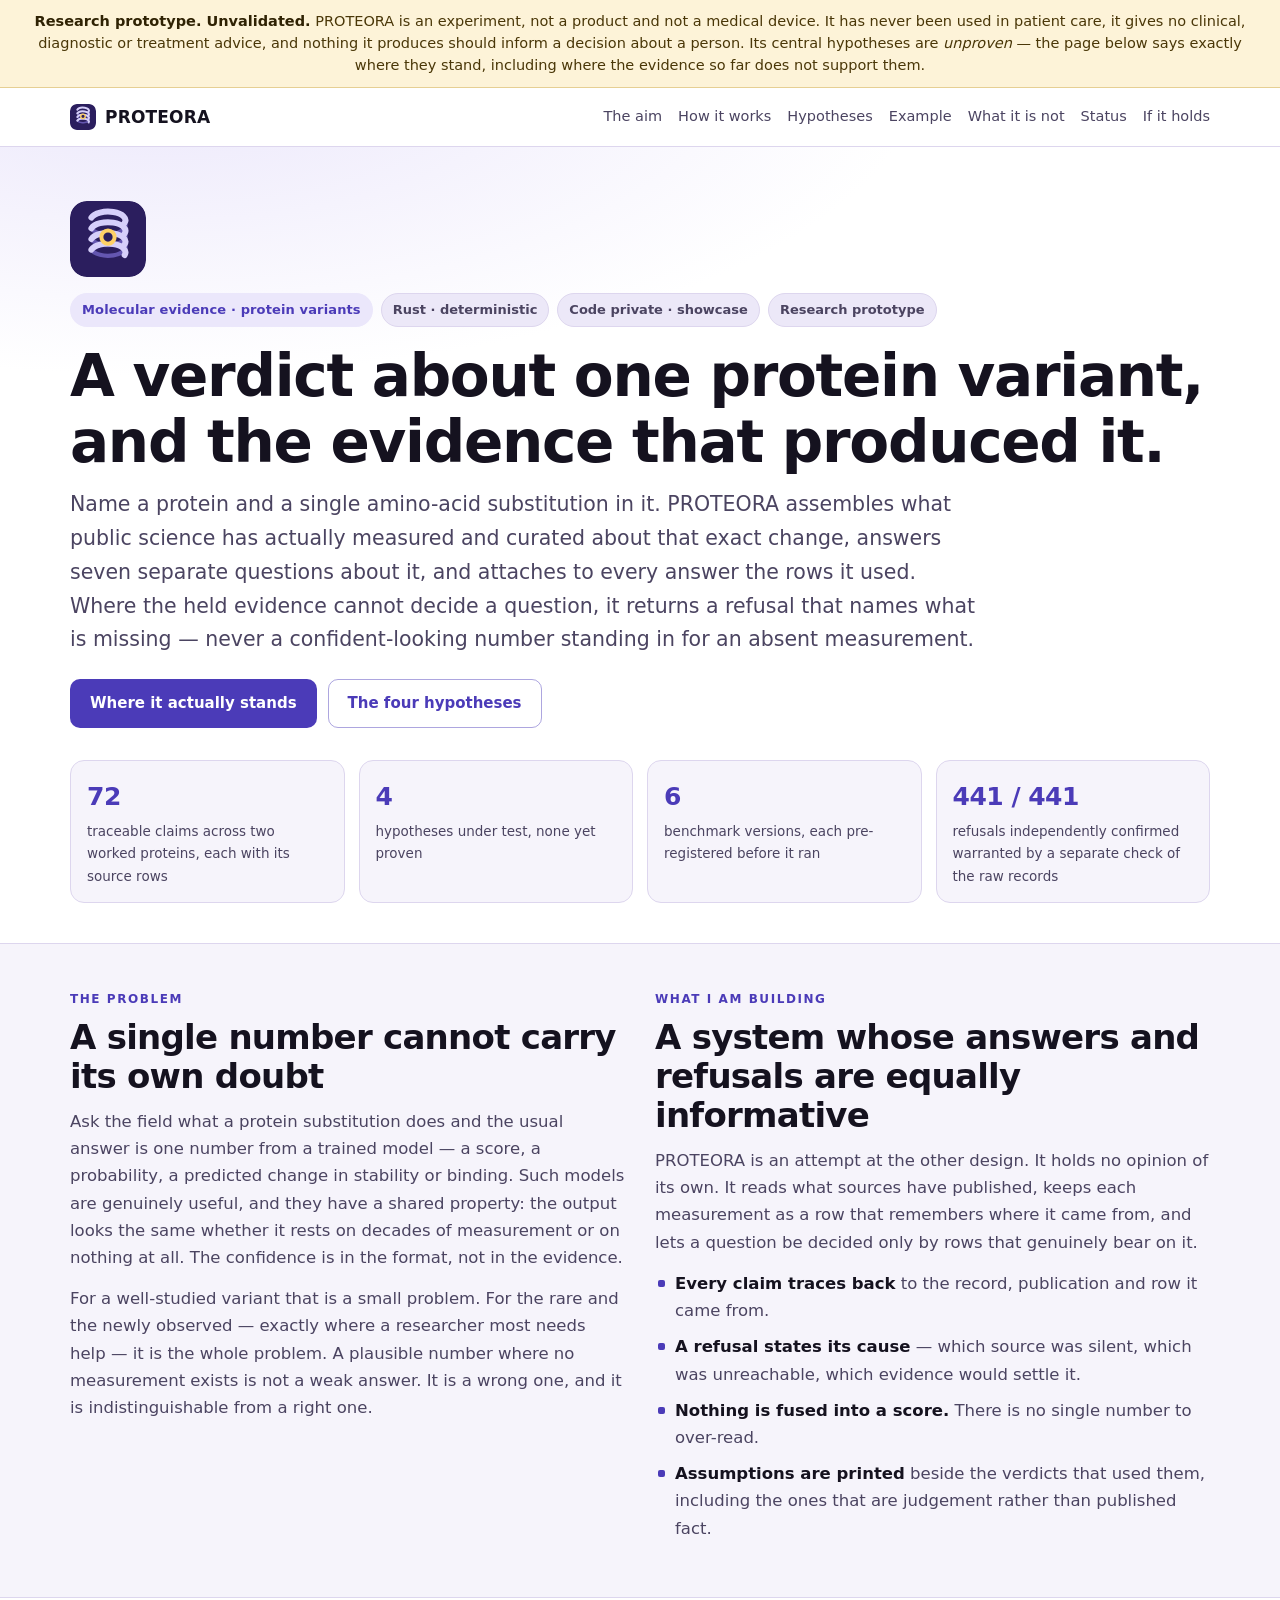
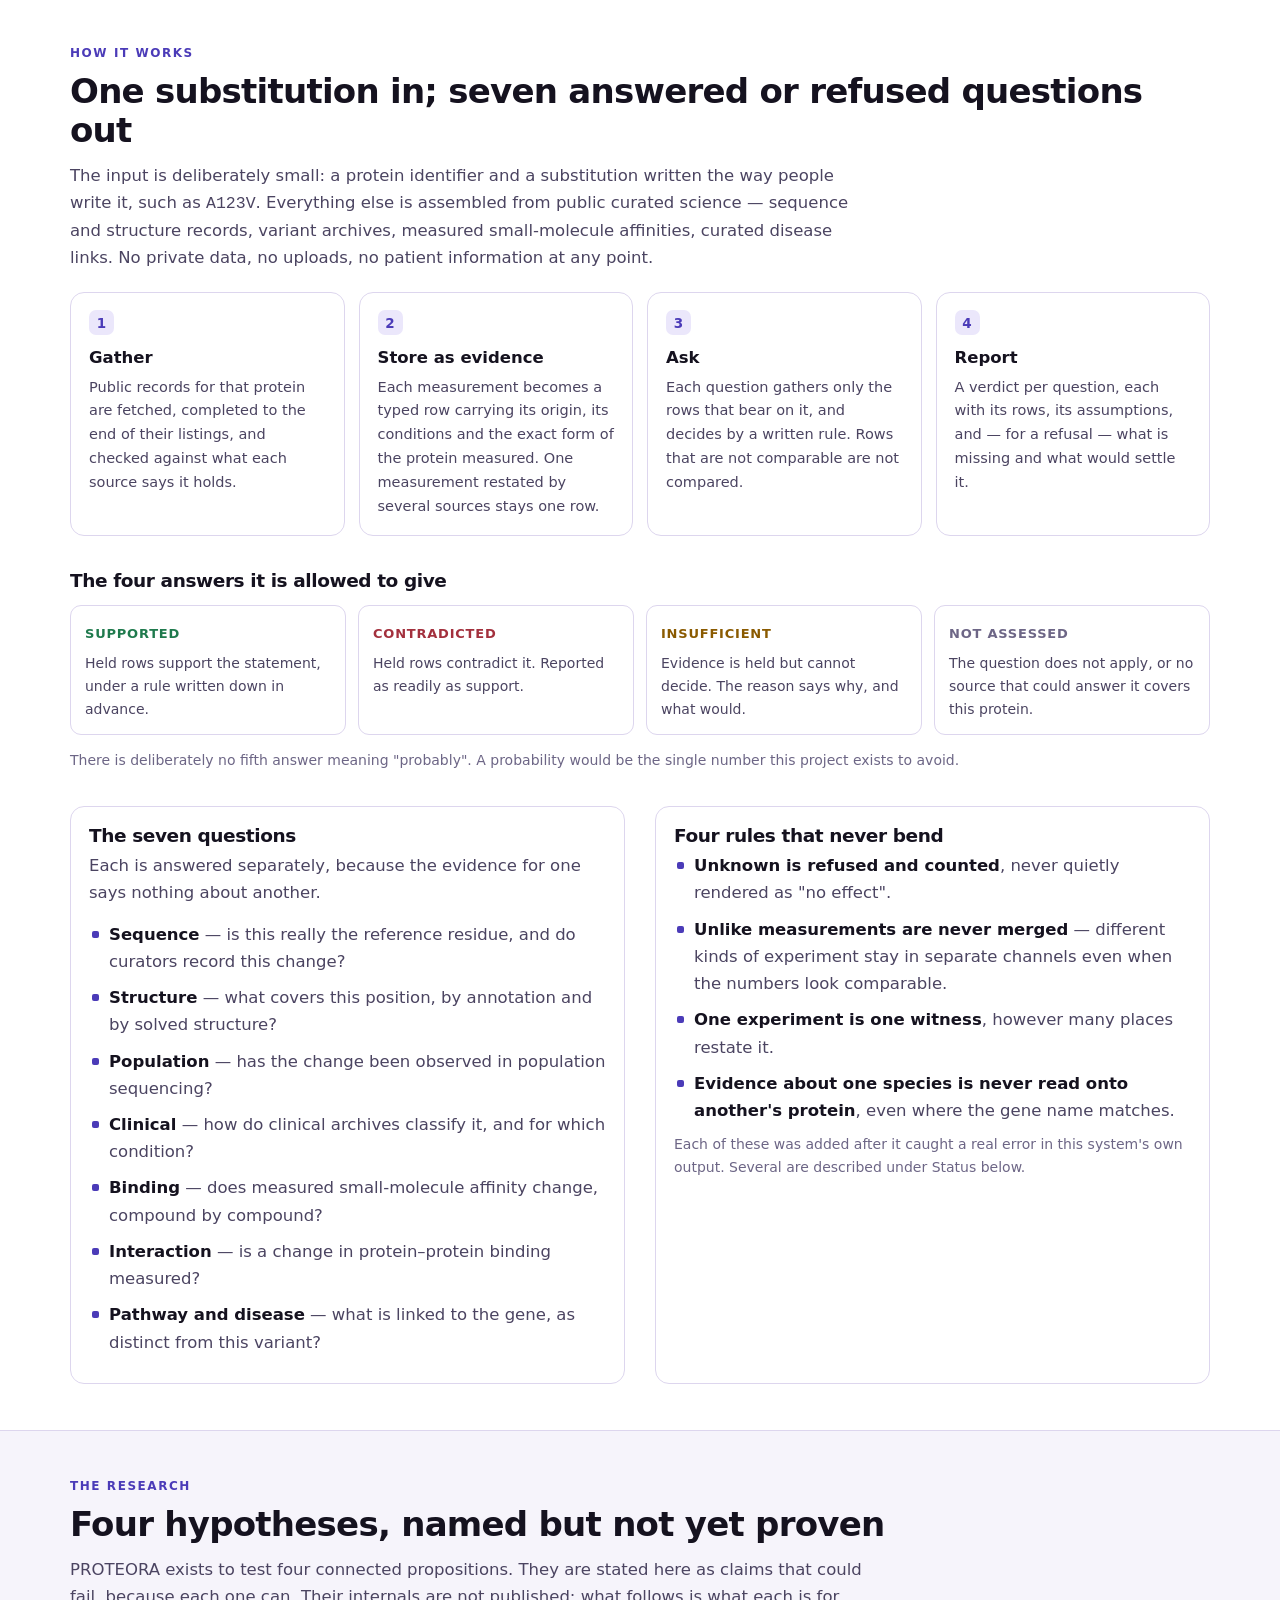
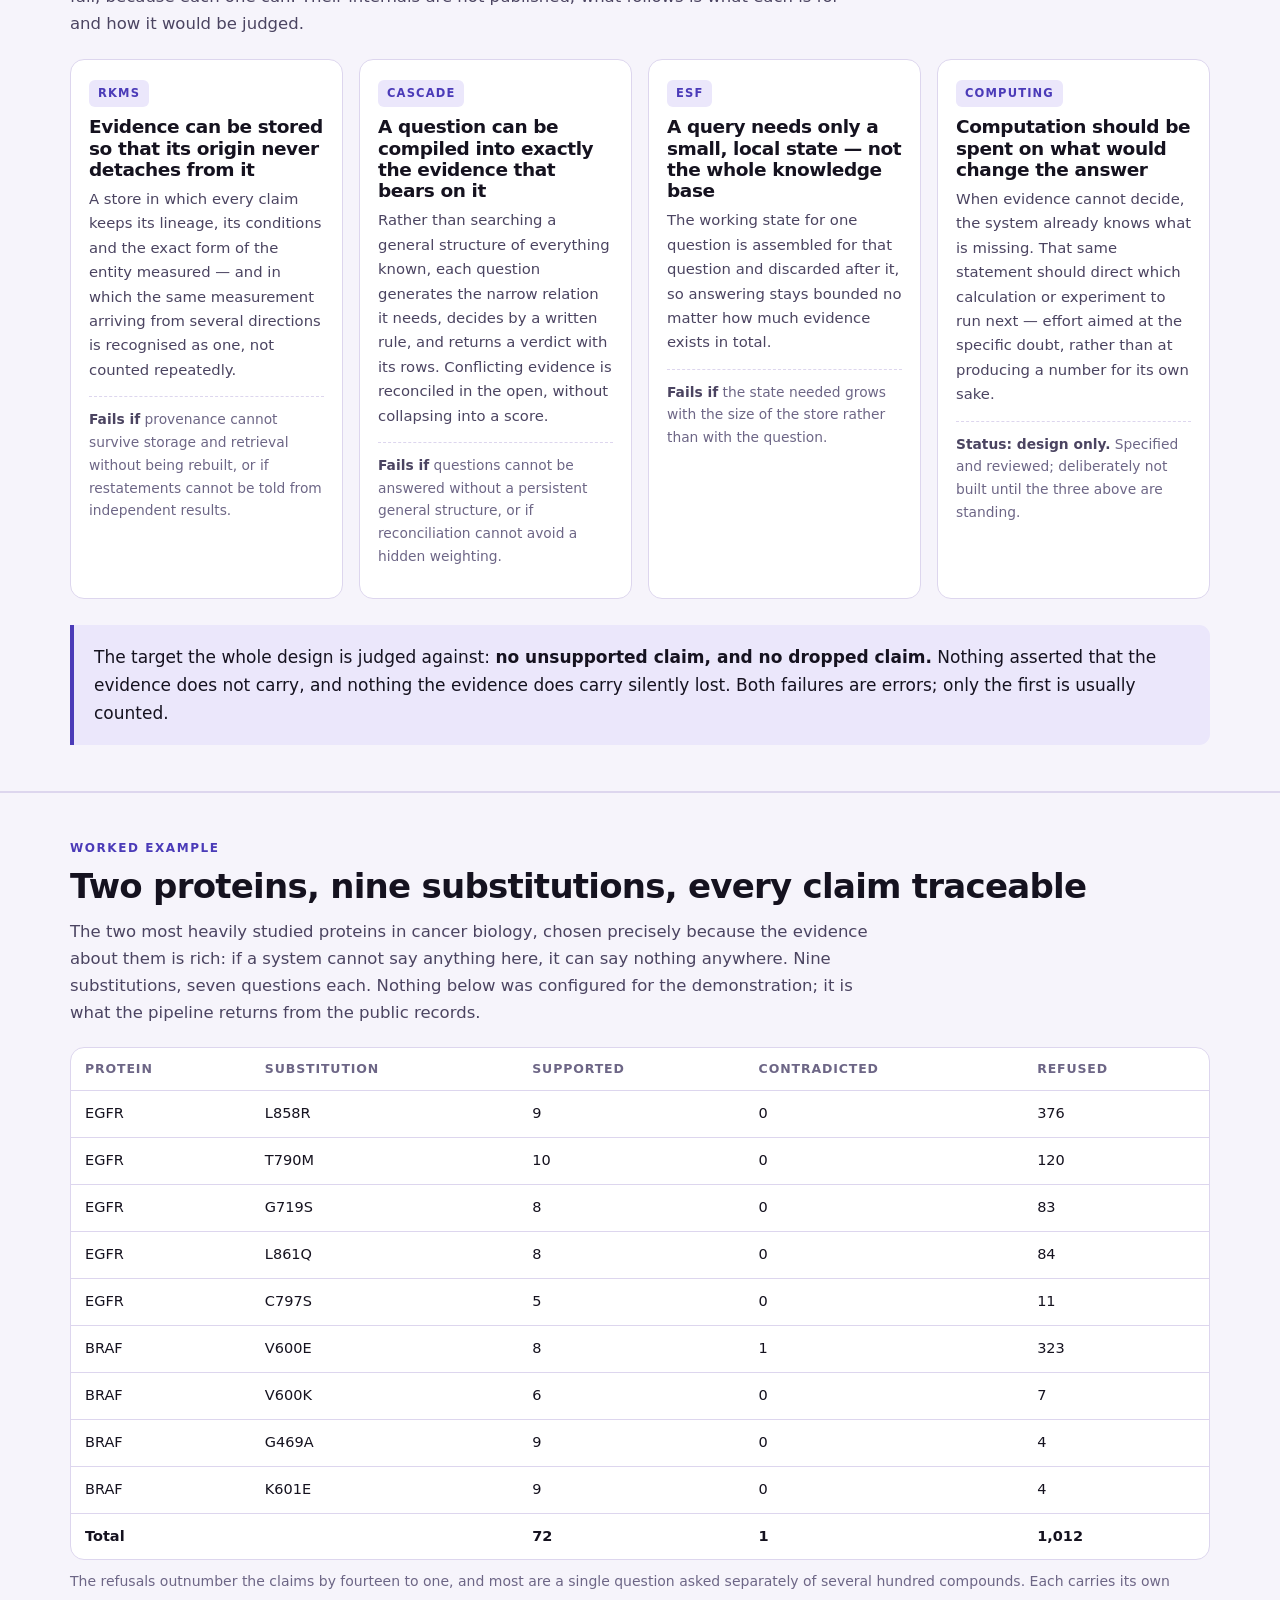
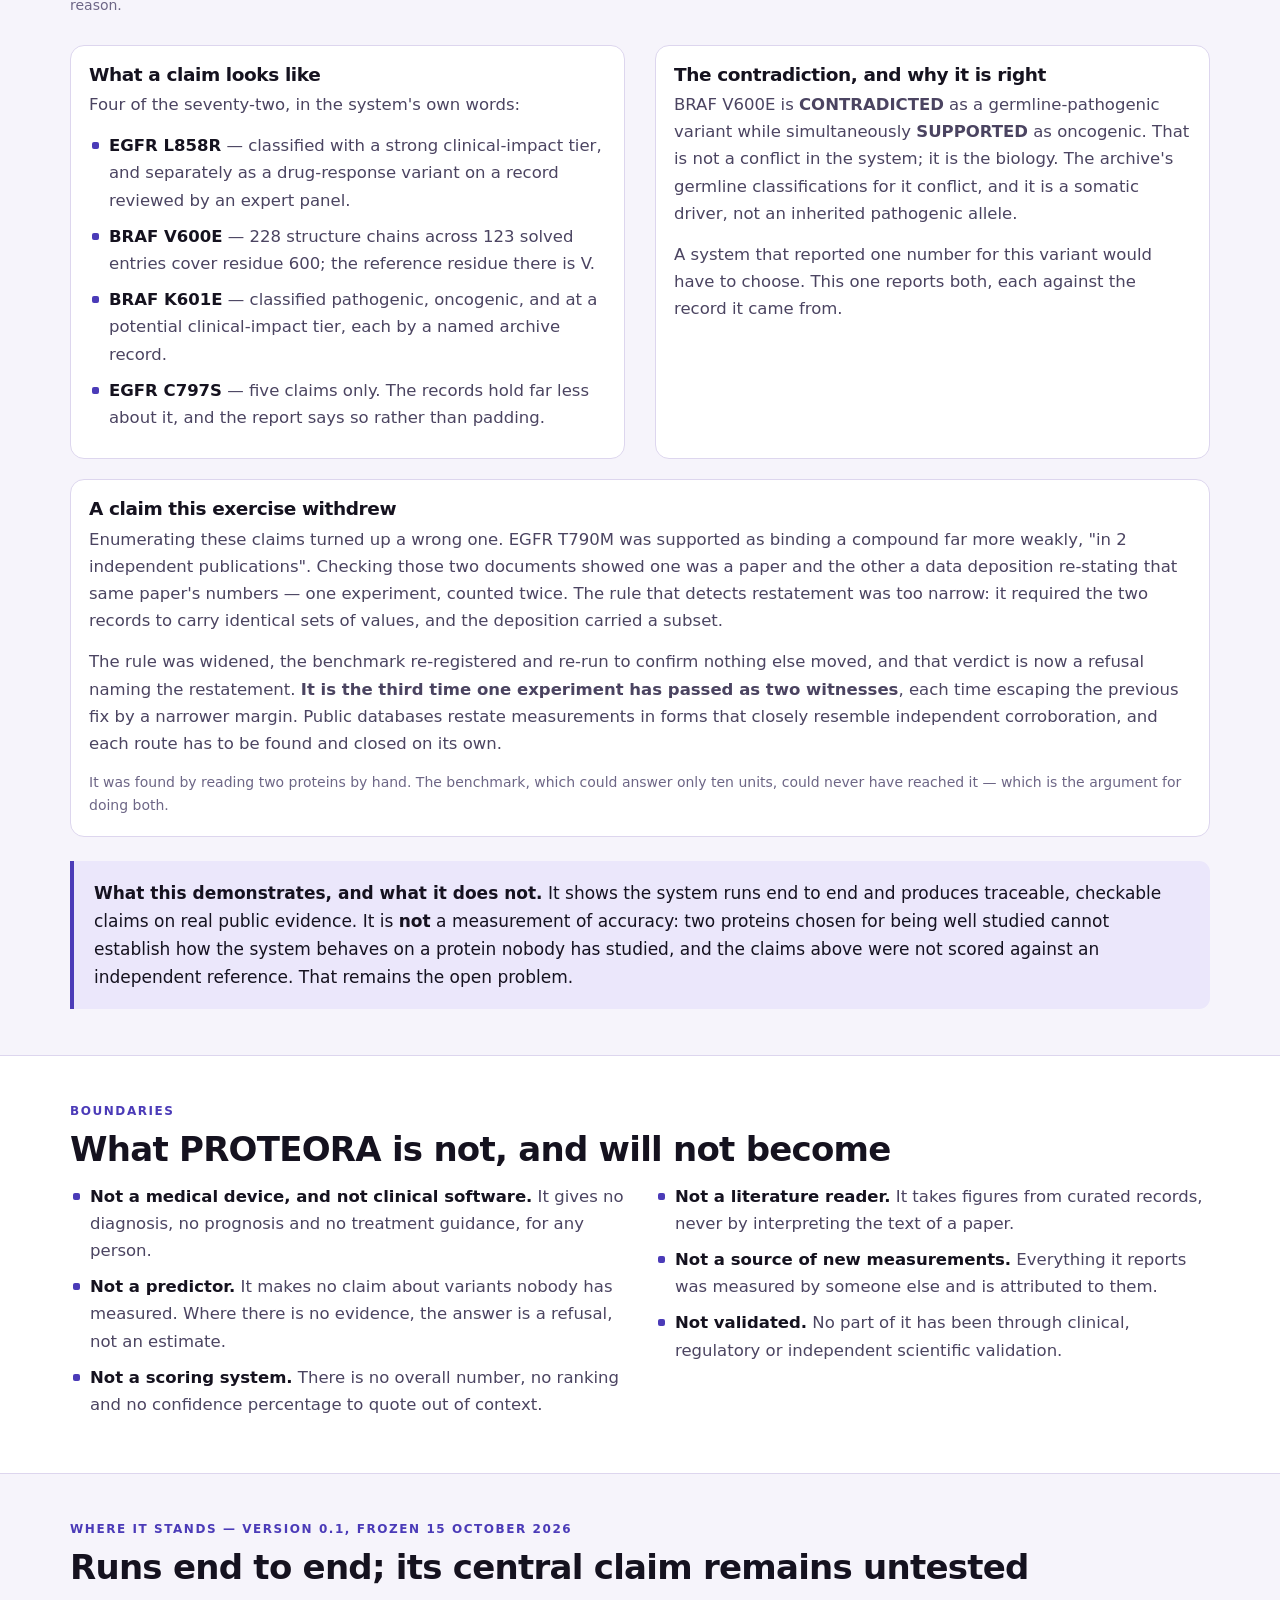
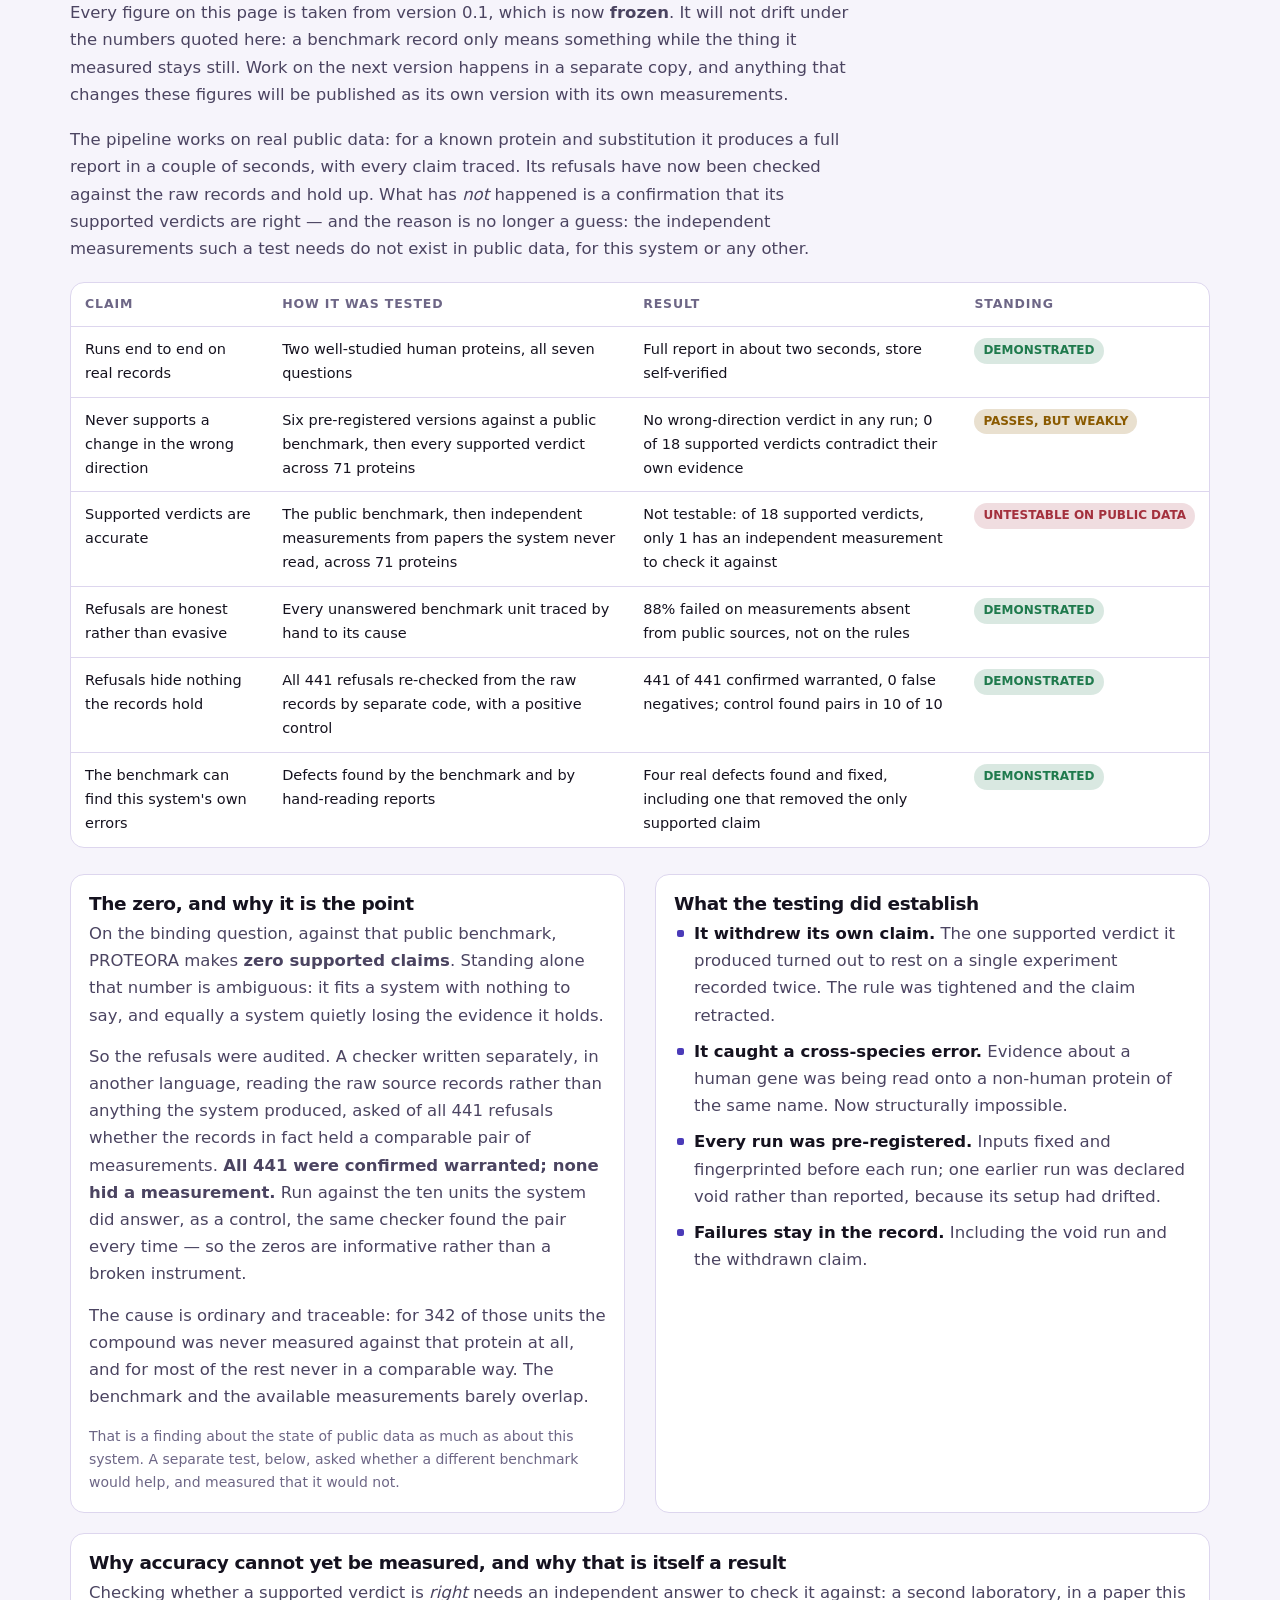
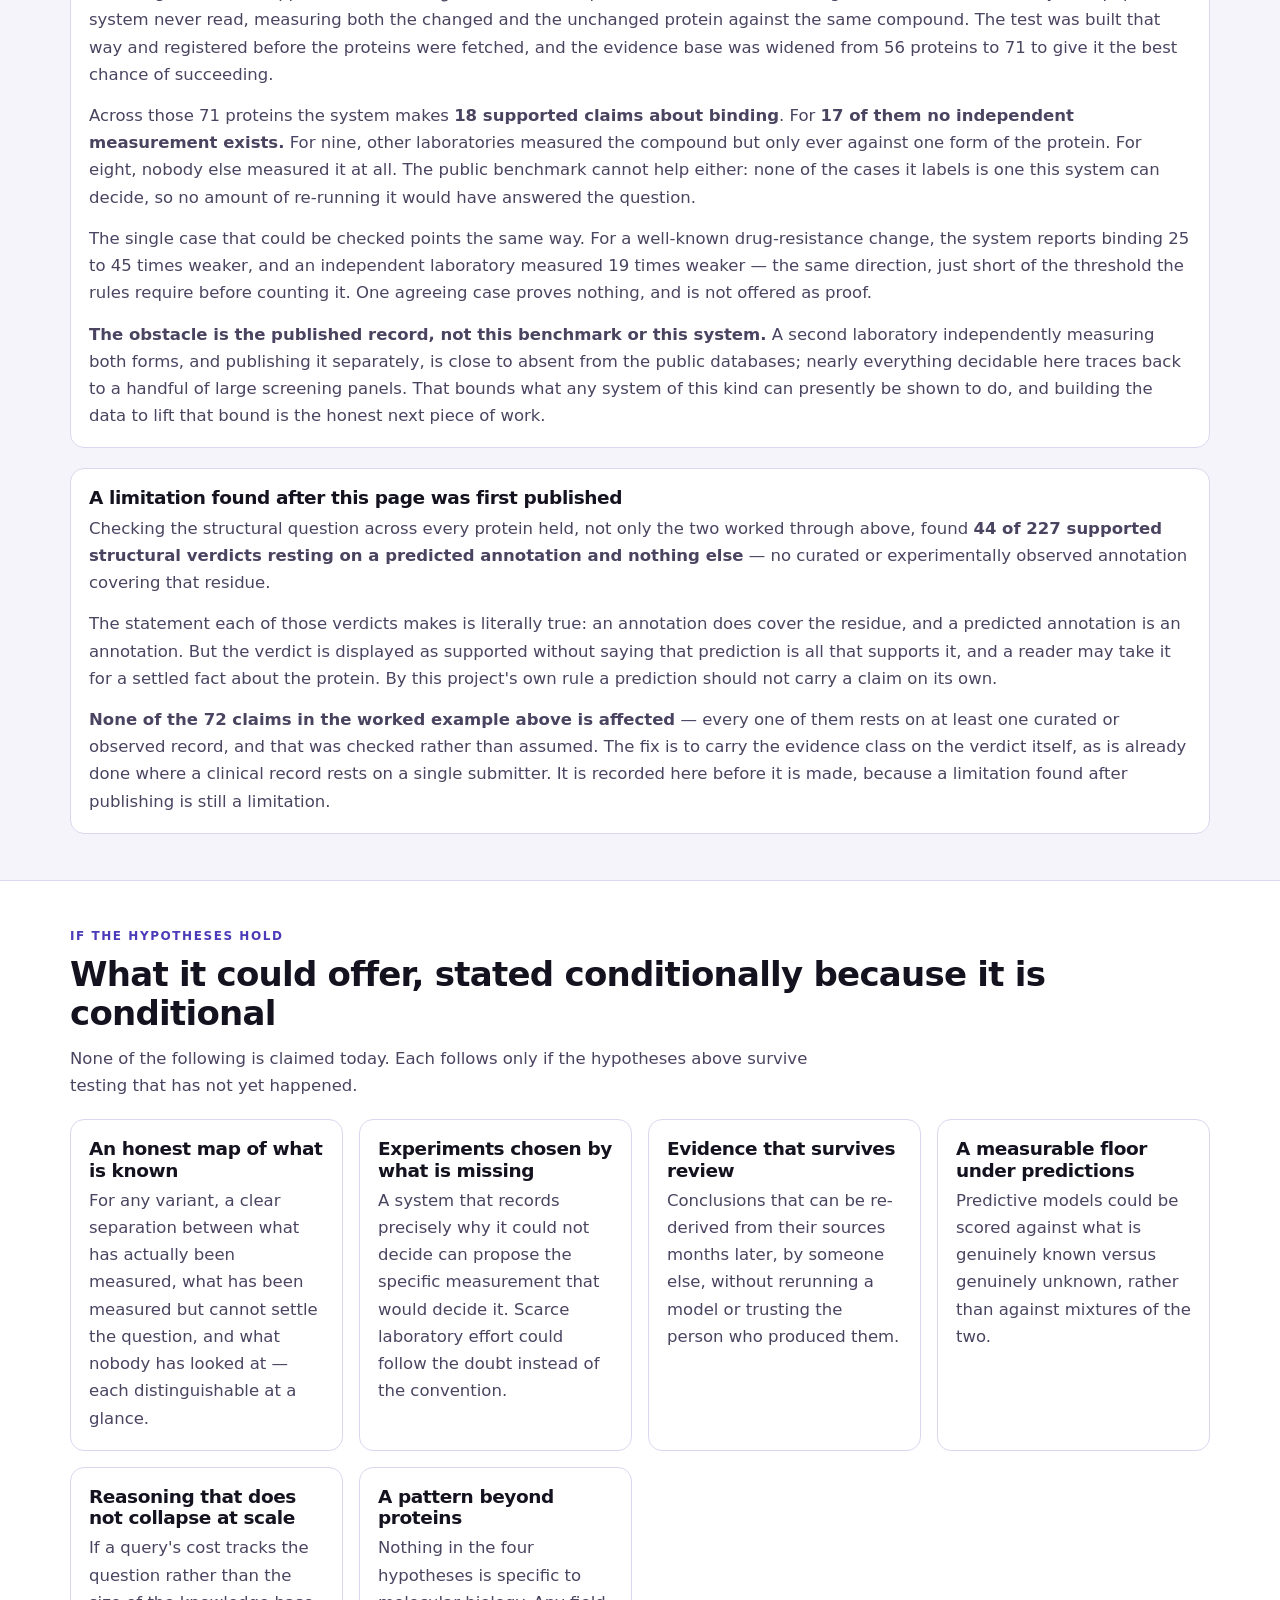
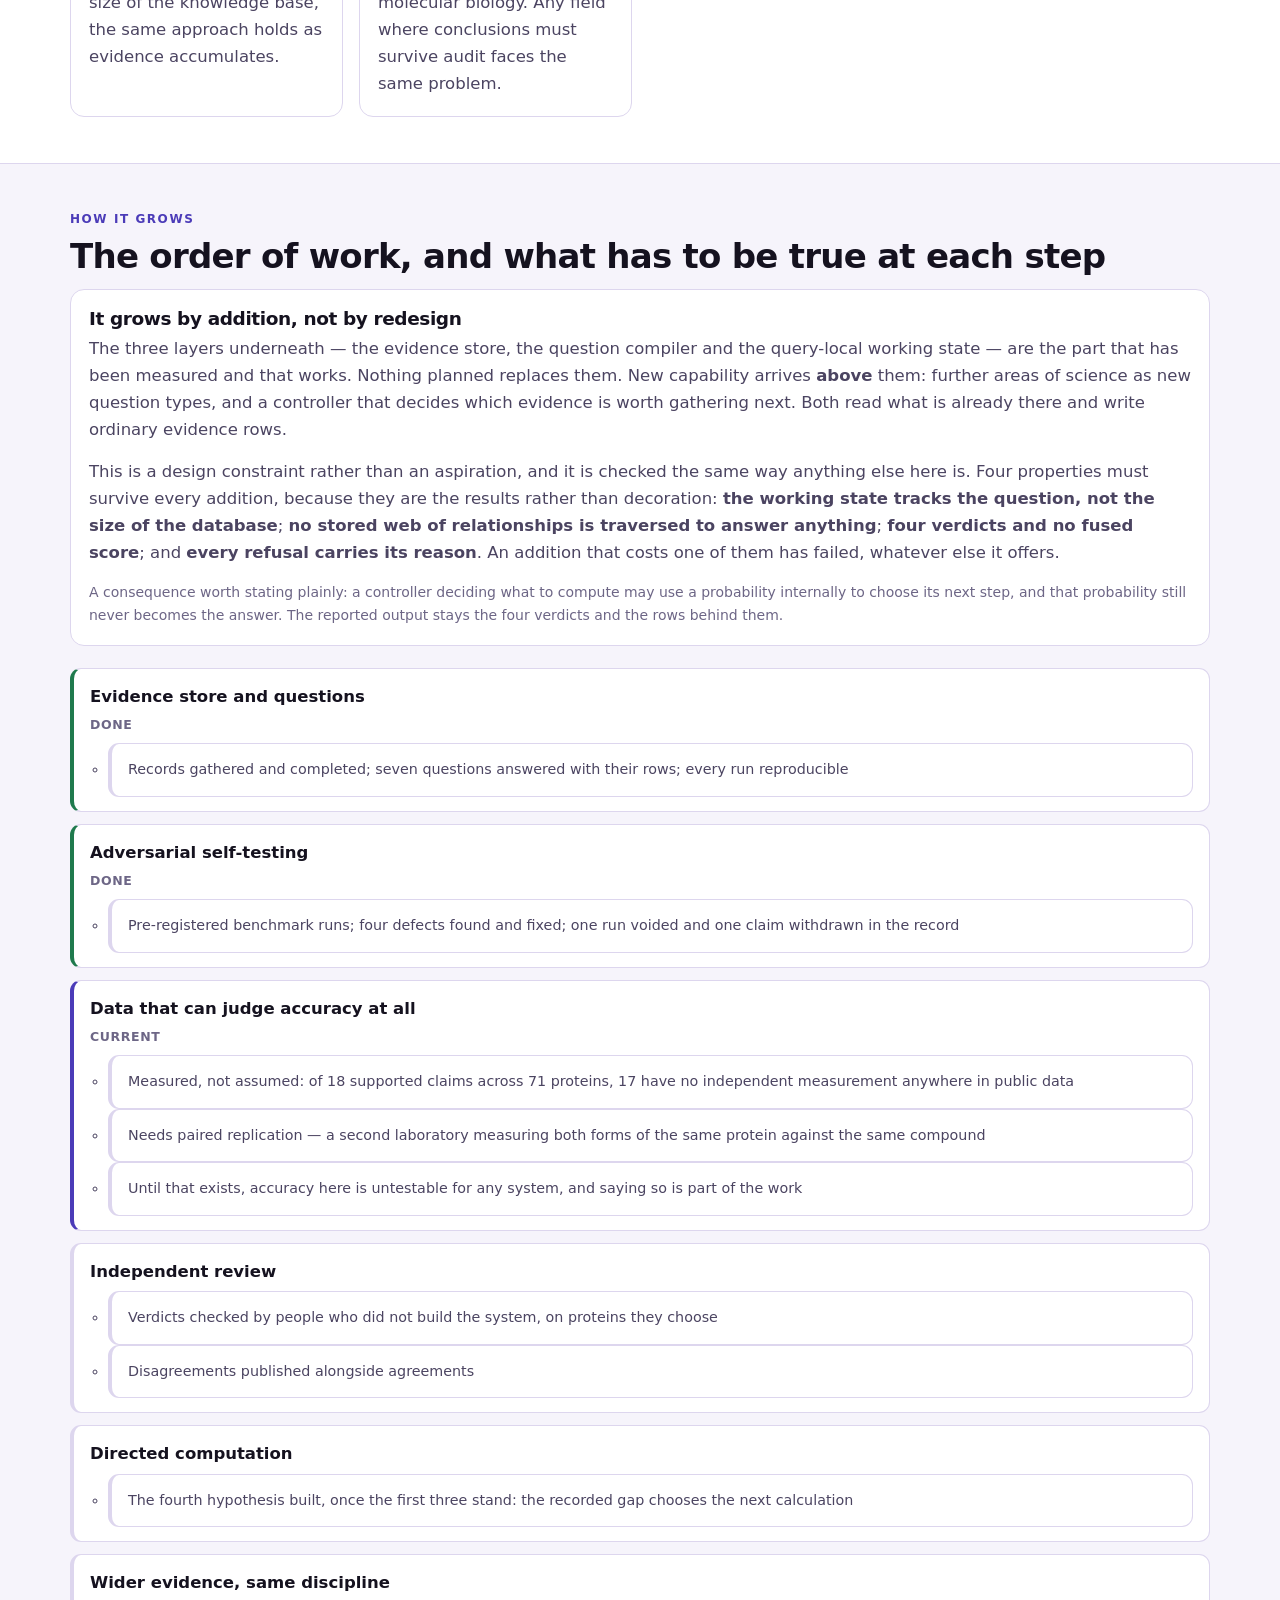
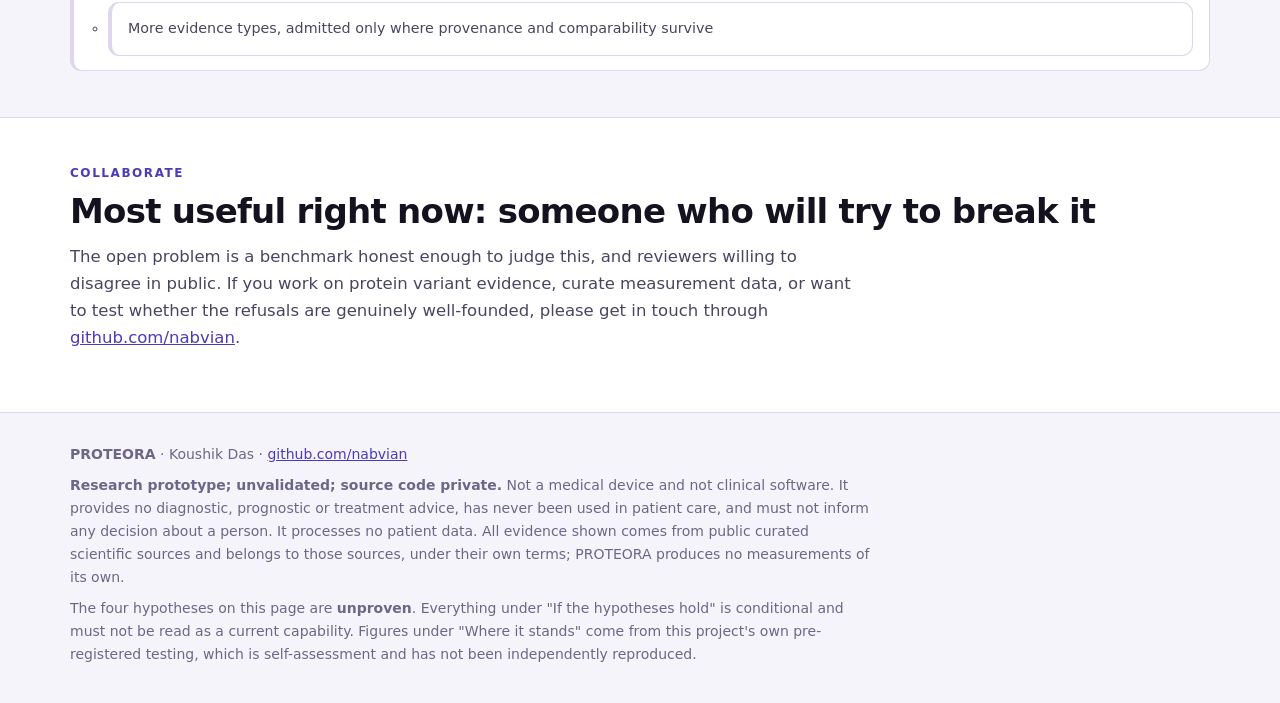
<file: projects/proteora/index.html>
<!doctype html>
<html lang="en">
<head>
<meta charset="utf-8">
<meta name="viewport" content="width=device-width, initial-scale=1">
<title>PROTEORA — a verdict about a protein variant, with the evidence that produced it</title>
<meta name="description" content="A research prototype that answers questions about a single amino-acid substitution from published evidence, and refuses to answer when the evidence cannot decide. Four hypotheses under test. Code private; not a medical device.">
<meta property="og:title" content="PROTEORA — a verdict, with the evidence that produced it">
<meta property="og:description" content="Seven questions about one protein variant, each answered only from held evidence, each refusal explained. A research prototype testing four hypotheses.">
<meta name="robots" content="index, follow">
<link rel="icon" href="logo.svg" type="image/svg+xml">
<link rel="stylesheet" href="proteora.css">
</head>
<body>
<a class="skip" href="#main">Skip to content</a>

<div class="notice" role="note">
  <strong>Research prototype. Unvalidated.</strong>
  PROTEORA is an experiment, not a product and not a medical device. It has never been used in
  patient care, it gives no clinical, diagnostic or treatment advice, and nothing it produces
  should inform a decision about a person. Its central hypotheses are <em>unproven</em> — the page
  below says exactly where they stand, including where the evidence so far does not support them.
</div>

<header class="topbar">
  <div class="wrap topbar-inner">
    <a class="brand" href="#top"><i aria-hidden="true"></i>PROTEORA</a>
    <nav aria-label="Sections">
      <a href="#aim">The aim</a>
      <a href="#how">How it works</a>
      <a href="#hypotheses">Hypotheses</a>
      <a href="#case">Example</a>
      <a href="#not">What it is not</a>
      <a href="#status">Status</a>
      <a href="#if">If it holds</a>
    </nav>
  </div>
</header>

<main id="main">

<section class="hero" id="top">
  <div class="wrap">
    <img class="hero-logo" src="logo.svg" width="76" height="76"
         alt="PROTEORA logo: an alpha helix with one residue marked, the substitution in question">
    <div class="chips">
      <span class="chip brand">Molecular evidence · protein variants</span>
      <span class="chip">Rust · deterministic</span>
      <span class="chip">Code private · showcase</span>
      <span class="chip">Research prototype</span>
    </div>
    <h1>A verdict about one protein variant, and the evidence that produced it.</h1>
    <p class="lede">
      Name a protein and a single amino-acid substitution in it. PROTEORA assembles what public
      science has actually measured and curated about that exact change, answers seven separate
      questions about it, and attaches to every answer the rows it used. Where the held evidence
      cannot decide a question, it returns a refusal that names what is missing — never a
      confident-looking number standing in for an absent measurement.
    </p>
    <div class="actions">
      <a class="button" href="#status">Where it actually stands</a>
      <a class="button ghost" href="#hypotheses">The four hypotheses</a>
    </div>
    <div class="stats">
      <div class="stat"><strong>72</strong><span>traceable claims across two worked proteins, each with its source rows</span></div>
      <div class="stat"><strong>4</strong><span>hypotheses under test, none yet proven</span></div>
      <div class="stat"><strong>6</strong><span>benchmark versions, each pre-registered before it ran</span></div>
      <div class="stat"><strong>441 / 441</strong><span>refusals independently confirmed warranted by a separate check of the raw records</span></div>
    </div>
  </div>
</section>

<section id="aim" class="band">
  <div class="wrap two-col">
    <div>
      <p class="eyebrow">The problem</p>
      <h2>A single number cannot carry its own doubt</h2>
      <p class="muted">
        Ask the field what a protein substitution does and the usual answer is one number from a
        trained model — a score, a probability, a predicted change in stability or binding. Such
        models are genuinely useful, and they have a shared property: the output looks the same
        whether it rests on decades of measurement or on nothing at all. The confidence is in the
        format, not in the evidence.
      </p>
      <p class="muted">
        For a well-studied variant that is a small problem. For the rare and the newly observed —
        exactly where a researcher most needs help — it is the whole problem. A plausible number
        where no measurement exists is not a weak answer. It is a wrong one, and it is
        indistinguishable from a right one.
      </p>
    </div>
    <div>
      <p class="eyebrow">What I am building</p>
      <h2>A system whose answers and refusals are equally informative</h2>
      <p class="muted">
        PROTEORA is an attempt at the other design. It holds no opinion of its own. It reads what
        sources have published, keeps each measurement as a row that remembers where it came from,
        and lets a question be decided only by rows that genuinely bear on it.
      </p>
      <ul class="plain">
        <li><b>Every claim traces back</b> to the record, publication and row it came from.</li>
        <li><b>A refusal states its cause</b> — which source was silent, which was unreachable, which evidence would settle it.</li>
        <li><b>Nothing is fused into a score.</b> There is no single number to over-read.</li>
        <li><b>Assumptions are printed</b> beside the verdicts that used them, including the ones that are judgement rather than published fact.</li>
      </ul>
    </div>
  </div>
</section>

<section id="how">
  <div class="wrap">
    <p class="eyebrow">How it works</p>
    <h2>One substitution in; seven answered or refused questions out</h2>
    <p class="section-copy">
      The input is deliberately small: a protein identifier and a substitution written the way
      people write it, such as <code>A123V</code>. Everything else is assembled from public
      curated science — sequence and structure records, variant archives, measured small-molecule
      affinities, curated disease links. No private data, no uploads, no patient information at any
      point.
    </p>
    <div class="flow" style="margin-top:20px">
      <div class="step"><b>Gather</b><p>Public records for that protein are fetched, completed to the end of their listings, and checked against what each source says it holds.</p></div>
      <div class="step"><b>Store as evidence</b><p>Each measurement becomes a typed row carrying its origin, its conditions and the exact form of the protein measured. One measurement restated by several sources stays one row.</p></div>
      <div class="step"><b>Ask</b><p>Each question gathers only the rows that bear on it, and decides by a written rule. Rows that are not comparable are not compared.</p></div>
      <div class="step"><b>Report</b><p>A verdict per question, each with its rows, its assumptions, and — for a refusal — what is missing and what would settle it.</p></div>
    </div>

    <h3 style="margin-top:34px">The four answers it is allowed to give</h3>
    <div class="verdicts">
      <div class="v ok"><span class="k">SUPPORTED</span><p>Held rows support the statement, under a rule written down in advance.</p></div>
      <div class="v no"><span class="k">CONTRADICTED</span><p>Held rows contradict it. Reported as readily as support.</p></div>
      <div class="v ins"><span class="k">INSUFFICIENT</span><p>Evidence is held but cannot decide. The reason says why, and what would.</p></div>
      <div class="v na"><span class="k">NOT ASSESSED</span><p>The question does not apply, or no source that could answer it covers this protein.</p></div>
    </div>
    <p class="small" style="margin-top:14px">
      There is deliberately no fifth answer meaning "probably". A probability would be the single
      number this project exists to avoid.
    </p>

    <div class="two-col" style="margin-top:34px">
      <div class="card">
        <h3>The seven questions</h3>
        <p class="muted">Each is answered separately, because the evidence for one says nothing about another.</p>
        <ul class="plain">
          <li><b>Sequence</b> — is this really the reference residue, and do curators record this change?</li>
          <li><b>Structure</b> — what covers this position, by annotation and by solved structure?</li>
          <li><b>Population</b> — has the change been observed in population sequencing?</li>
          <li><b>Clinical</b> — how do clinical archives classify it, and for which condition?</li>
          <li><b>Binding</b> — does measured small-molecule affinity change, compound by compound?</li>
          <li><b>Interaction</b> — is a change in protein–protein binding measured?</li>
          <li><b>Pathway and disease</b> — what is linked to the gene, as distinct from this variant?</li>
        </ul>
      </div>
      <div class="card">
        <h3>Four rules that never bend</h3>
        <ul class="plain">
          <li><b>Unknown is refused and counted</b>, never quietly rendered as "no effect".</li>
          <li><b>Unlike measurements are never merged</b> — different kinds of experiment stay in separate channels even when the numbers look comparable.</li>
          <li><b>One experiment is one witness</b>, however many places restate it.</li>
          <li><b>Evidence about one species is never read onto another's protein</b>, even where the gene name matches.</li>
        </ul>
        <p class="small">Each of these was added after it caught a real error in this system's own output. Several are described under Status below.</p>
      </div>
    </div>
  </div>
</section>

<section id="hypotheses" class="band">
  <div class="wrap">
    <p class="eyebrow">The research</p>
    <h2>Four hypotheses, named but not yet proven</h2>
    <p class="section-copy">
      PROTEORA exists to test four connected propositions. They are stated here as claims that
      could fail, because each one can. Their internals are not published; what follows is what
      each is for and how it would be judged.
    </p>

    <div class="grid3" style="margin-top:22px">
      <div class="hyp">
        <span class="tag">RKMS</span>
        <h3>Evidence can be stored so that its origin never detaches from it</h3>
        <p>
          A store in which every claim keeps its lineage, its conditions and the exact form of the
          entity measured — and in which the same measurement arriving from several directions is
          recognised as one, not counted repeatedly.
        </p>
        <p class="test"><b>Fails if</b> provenance cannot survive storage and retrieval without being rebuilt, or if restatements cannot be told from independent results.</p>
      </div>
      <div class="hyp">
        <span class="tag">CASCADE</span>
        <h3>A question can be compiled into exactly the evidence that bears on it</h3>
        <p>
          Rather than searching a general structure of everything known, each question generates
          the narrow relation it needs, decides by a written rule, and returns a verdict with its
          rows. Conflicting evidence is reconciled in the open, without collapsing into a score.
        </p>
        <p class="test"><b>Fails if</b> questions cannot be answered without a persistent general structure, or if reconciliation cannot avoid a hidden weighting.</p>
      </div>
      <div class="hyp">
        <span class="tag">ESF</span>
        <h3>A query needs only a small, local state — not the whole knowledge base</h3>
        <p>
          The working state for one question is assembled for that question and discarded after it,
          so answering stays bounded no matter how much evidence exists in total.
        </p>
        <p class="test"><b>Fails if</b> the state needed grows with the size of the store rather than with the question.</p>
      </div>
      <div class="hyp">
        <span class="tag">COMPUTING</span>
        <h3>Computation should be spent on what would change the answer</h3>
        <p>
          When evidence cannot decide, the system already knows what is missing. That same statement
          should direct which calculation or experiment to run next — effort aimed at the specific
          doubt, rather than at producing a number for its own sake.
        </p>
        <p class="test"><b>Status: design only.</b> Specified and reviewed; deliberately not built until the three above are standing.</p>
      </div>
    </div>

    <blockquote class="pull" style="margin-top:26px">
      The target the whole design is judged against: <b>no unsupported claim, and no dropped
      claim.</b> Nothing asserted that the evidence does not carry, and nothing the evidence does
      carry silently lost. Both failures are errors; only the first is usually counted.
    </blockquote>
  </div>
</section>

<section id="case" class="band">
  <div class="wrap">
    <p class="eyebrow">Worked example</p>
    <h2>Two proteins, nine substitutions, every claim traceable</h2>
    <p class="section-copy">
      The two most heavily studied proteins in cancer biology, chosen precisely because the
      evidence about them is rich: if a system cannot say anything here, it can say nothing
      anywhere. Nine substitutions, seven questions each. Nothing below was configured for the
      demonstration; it is what the pipeline returns from the public records.
    </p>

    <div class="table-wrap" style="margin-top:20px">
      <table>
        <thead><tr><th>Protein</th><th>Substitution</th><th>Supported</th><th>Contradicted</th><th>Refused</th></tr></thead>
        <tbody>
          <tr><td>EGFR</td><td>L858R</td><td>9</td><td>0</td><td>376</td></tr>
          <tr><td>EGFR</td><td>T790M</td><td>10</td><td>0</td><td>120</td></tr>
          <tr><td>EGFR</td><td>G719S</td><td>8</td><td>0</td><td>83</td></tr>
          <tr><td>EGFR</td><td>L861Q</td><td>8</td><td>0</td><td>84</td></tr>
          <tr><td>EGFR</td><td>C797S</td><td>5</td><td>0</td><td>11</td></tr>
          <tr><td>BRAF</td><td>V600E</td><td>8</td><td>1</td><td>323</td></tr>
          <tr><td>BRAF</td><td>V600K</td><td>6</td><td>0</td><td>7</td></tr>
          <tr><td>BRAF</td><td>G469A</td><td>9</td><td>0</td><td>4</td></tr>
          <tr><td>BRAF</td><td>K601E</td><td>9</td><td>0</td><td>4</td></tr>
          <tr><td colspan="2"><b>Total</b></td><td><b>72</b></td><td><b>1</b></td><td><b>1,012</b></td></tr>
        </tbody>
      </table>
    </div>
    <p class="small" style="margin-top:10px">
      The refusals outnumber the claims by fourteen to one, and most are a single question asked
      separately of several hundred compounds. Each carries its own reason.
    </p>

    <div class="two-col" style="margin-top:28px">
      <div class="card">
        <h3>What a claim looks like</h3>
        <p class="muted">Four of the seventy-two, in the system's own words:</p>
        <ul class="plain">
          <li><b>EGFR L858R</b> — classified with a strong clinical-impact tier, and separately as a drug-response variant on a record reviewed by an expert panel.</li>
          <li><b>BRAF V600E</b> — 228 structure chains across 123 solved entries cover residue 600; the reference residue there is V.</li>
          <li><b>BRAF K601E</b> — classified pathogenic, oncogenic, and at a potential clinical-impact tier, each by a named archive record.</li>
          <li><b>EGFR C797S</b> — five claims only. The records hold far less about it, and the report says so rather than padding.</li>
        </ul>
      </div>
      <div class="card">
        <h3>The contradiction, and why it is right</h3>
        <p class="muted">
          BRAF V600E is <b>CONTRADICTED</b> as a germline-pathogenic variant while simultaneously
          <b>SUPPORTED</b> as oncogenic. That is not a conflict in the system; it is the biology.
          The archive's germline classifications for it conflict, and it is a somatic driver, not
          an inherited pathogenic allele.
        </p>
        <p class="muted">
          A system that reported one number for this variant would have to choose. This one reports
          both, each against the record it came from.
        </p>
      </div>
    </div>

    <div class="card" style="margin-top:20px">
      <h3>A claim this exercise withdrew</h3>
      <p class="muted">
        Enumerating these claims turned up a wrong one. EGFR T790M was supported as binding a
        compound far more weakly, "in 2 independent publications". Checking those two documents
        showed one was a paper and the other a data deposition re-stating that same paper's
        numbers — one experiment, counted twice. The rule that detects restatement was too narrow:
        it required the two records to carry identical sets of values, and the deposition carried
        a subset.
      </p>
      <p class="muted">
        The rule was widened, the benchmark re-registered and re-run to confirm nothing else moved,
        and that verdict is now a refusal naming the restatement. <b>It is the third time one
        experiment has passed as two witnesses</b>, each time escaping the previous fix by a
        narrower margin. Public databases restate measurements in forms that closely resemble
        independent corroboration, and each route has to be found and closed on its own.
      </p>
      <p class="small">
        It was found by reading two proteins by hand. The benchmark, which could answer only ten
        units, could never have reached it — which is the argument for doing both.
      </p>
    </div>

    <blockquote class="pull" style="margin-top:24px">
      <b>What this demonstrates, and what it does not.</b> It shows the system runs end to end and
      produces traceable, checkable claims on real public evidence. It is <b>not</b> a measurement
      of accuracy: two proteins chosen for being well studied cannot establish how the system
      behaves on a protein nobody has studied, and the claims above were not scored against an
      independent reference. That remains the open problem.
    </blockquote>
  </div>
</section>

<section id="not">
  <div class="wrap">
    <p class="eyebrow">Boundaries</p>
    <h2>What PROTEORA is not, and will not become</h2>
    <div class="two-col" style="margin-top:14px">
      <ul class="plain never">
        <li><b>Not a medical device, and not clinical software.</b> It gives no diagnosis, no prognosis and no treatment guidance, for any person.</li>
        <li><b>Not a predictor.</b> It makes no claim about variants nobody has measured. Where there is no evidence, the answer is a refusal, not an estimate.</li>
        <li><b>Not a scoring system.</b> There is no overall number, no ranking and no confidence percentage to quote out of context.</li>
      </ul>
      <ul class="plain never">
        <li><b>Not a literature reader.</b> It takes figures from curated records, never by interpreting the text of a paper.</li>
        <li><b>Not a source of new measurements.</b> Everything it reports was measured by someone else and is attributed to them.</li>
        <li><b>Not validated.</b> No part of it has been through clinical, regulatory or independent scientific validation.</li>
      </ul>
    </div>
  </div>
</section>

<section id="status" class="band">
  <div class="wrap">
    <p class="eyebrow">Where it stands — version 0.1, frozen 15 October 2026</p>
    <h2>Runs end to end; its central claim remains untested</h2>
    <p class="section-copy" style="margin-bottom:18px">
      Every figure on this page is taken from version 0.1, which is now <b>frozen</b>. It will not
      drift under the numbers quoted here: a benchmark record only means something while the thing
      it measured stays still. Work on the next version happens in a separate copy, and anything
      that changes these figures will be published as its own version with its own measurements.
    </p>
    <p class="section-copy">
      The pipeline works on real public data: for a known protein and substitution it produces a
      full report in a couple of seconds, with every claim traced. Its refusals have now been
      checked against the raw records and hold up. What has <em>not</em> happened is a confirmation
      that its supported verdicts are right — and the reason is no longer a guess: the independent
      measurements such a test needs do not exist in public data, for this system or any other.
    </p>

    <div class="table-wrap" style="margin-top:20px">
      <table>
        <thead><tr><th>Claim</th><th>How it was tested</th><th>Result</th><th>Standing</th></tr></thead>
        <tbody>
          <tr><td>Runs end to end on real records</td><td>Two well-studied human proteins, all seven questions</td><td>Full report in about two seconds, store self-verified</td><td><span class="status ok">DEMONSTRATED</span></td></tr>
          <tr><td>Never supports a change in the wrong direction</td><td>Six pre-registered versions against a public benchmark, then every supported verdict across 71 proteins</td><td>No wrong-direction verdict in any run; 0 of 18 supported verdicts contradict their own evidence</td><td><span class="status warn">PASSES, BUT WEAKLY</span></td></tr>
          <tr><td>Supported verdicts are accurate</td><td>The public benchmark, then independent measurements from papers the system never read, across 71 proteins</td><td>Not testable: of 18 supported verdicts, only 1 has an independent measurement to check it against</td><td><span class="status no">UNTESTABLE ON PUBLIC DATA</span></td></tr>
          <tr><td>Refusals are honest rather than evasive</td><td>Every unanswered benchmark unit traced by hand to its cause</td><td>88% failed on measurements absent from public sources, not on the rules</td><td><span class="status ok">DEMONSTRATED</span></td></tr>
          <tr><td>Refusals hide nothing the records hold</td><td>All 441 refusals re-checked from the raw records by separate code, with a positive control</td><td>441 of 441 confirmed warranted, 0 false negatives; control found pairs in 10 of 10</td><td><span class="status ok">DEMONSTRATED</span></td></tr>
          <tr><td>The benchmark can find this system's own errors</td><td>Defects found by the benchmark and by hand-reading reports</td><td>Four real defects found and fixed, including one that removed the only supported claim</td><td><span class="status ok">DEMONSTRATED</span></td></tr>
        </tbody>
      </table>
    </div>

    <div class="two-col" style="margin-top:26px">
      <div class="card">
        <h3>The zero, and why it is the point</h3>
        <p class="muted">
          On the binding question, against that public benchmark, PROTEORA makes
          <b>zero supported claims</b>. Standing alone that number is ambiguous: it fits a system
          with nothing to say, and equally a system quietly losing the evidence it holds.
        </p>
        <p class="muted">
          So the refusals were audited. A checker written separately, in another language, reading
          the raw source records rather than anything the system produced, asked of all 441
          refusals whether the records in fact held a comparable pair of measurements.
          <b>All 441 were confirmed warranted; none hid a measurement.</b> Run against the ten
          units the system did answer, as a control, the same checker found the pair every time —
          so the zeros are informative rather than a broken instrument.
        </p>
        <p class="muted">
          The cause is ordinary and traceable: for 342 of those units the compound was never
          measured against that protein at all, and for most of the rest never in a comparable way.
          The benchmark and the available measurements barely overlap.
        </p>
        <p class="small">That is a finding about the state of public data as much as about this system. A separate test, below, asked whether a different benchmark would help, and measured that it would not.</p>
      </div>
      <div class="card">
        <h3>What the testing did establish</h3>
        <ul class="plain">
          <li><b>It withdrew its own claim.</b> The one supported verdict it produced turned out to rest on a single experiment recorded twice. The rule was tightened and the claim retracted.</li>
          <li><b>It caught a cross-species error.</b> Evidence about a human gene was being read onto a non-human protein of the same name. Now structurally impossible.</li>
          <li><b>Every run was pre-registered.</b> Inputs fixed and fingerprinted before each run; one earlier run was declared void rather than reported, because its setup had drifted.</li>
          <li><b>Failures stay in the record.</b> Including the void run and the withdrawn claim.</li>
        </ul>
      </div>
    </div>

    <div class="card" style="margin-top:20px">
      <h3>Why accuracy cannot yet be measured, and why that is itself a result</h3>
      <p class="muted">
        Checking whether a supported verdict is <em>right</em> needs an independent answer to check it
        against: a second laboratory, in a paper this system never read, measuring both the changed
        and the unchanged protein against the same compound. The test was built that way and
        registered before the proteins were fetched, and the evidence base was widened from 56
        proteins to 71 to give it the best chance of succeeding.
      </p>
      <p class="muted">
        Across those 71 proteins the system makes <b>18 supported claims about binding</b>. For
        <b>17 of them no independent measurement exists.</b> For nine, other laboratories measured the
        compound but only ever against one form of the protein. For eight, nobody else measured it at
        all. The public benchmark cannot help either: none of the cases it labels is one this system
        can decide, so no amount of re-running it would have answered the question.
      </p>
      <p class="muted">
        The single case that could be checked points the same way. For a well-known drug-resistance
        change, the system reports binding 25 to 45 times weaker, and an independent laboratory
        measured 19 times weaker — the same direction, just short of the threshold the rules require
        before counting it. One agreeing case proves nothing, and is not offered as proof.
      </p>
      <p class="muted">
        <b>The obstacle is the published record, not this benchmark or this system.</b> A second
        laboratory independently measuring both forms, and publishing it separately, is close to
        absent from the public databases; nearly everything decidable here traces back to a handful
        of large screening panels. That bounds what any system of this kind can presently be shown to
        do, and building the data to lift that bound is the honest next piece of work.
      </p>
    </div>

    <div class="card" style="margin-top:20px">
      <h3>A limitation found after this page was first published</h3>
      <p class="muted">
        Checking the structural question across every protein held, not only the two worked through
        above, found <b>44 of 227 supported structural verdicts resting on a predicted annotation
        and nothing else</b> — no curated or experimentally observed annotation covering that
        residue.
      </p>
      <p class="muted">
        The statement each of those verdicts makes is literally true: an annotation does cover the
        residue, and a predicted annotation is an annotation. But the verdict is displayed as
        supported without saying that prediction is all that supports it, and a reader may take it
        for a settled fact about the protein. By this project's own rule a prediction should not
        carry a claim on its own.
      </p>
      <p class="muted">
        <b>None of the 72 claims in the worked example above is affected</b> — every one of them
        rests on at least one curated or observed record, and that was checked rather than assumed.
        The fix is to carry the evidence class on the verdict itself, as is already done where a
        clinical record rests on a single submitter. It is recorded here before it is made, because
        a limitation found after publishing is still a limitation.
      </p>
    </div>
  </div>
</section>

<section id="if">
  <div class="wrap">
    <p class="eyebrow">If the hypotheses hold</p>
    <h2>What it could offer, stated conditionally because it is conditional</h2>
    <p class="section-copy">
      None of the following is claimed today. Each follows only if the hypotheses above survive
      testing that has not yet happened.
    </p>
    <div class="grid3" style="margin-top:20px">
      <div class="card">
        <h3>An honest map of what is known</h3>
        <p class="muted">For any variant, a clear separation between what has actually been measured, what has been measured but cannot settle the question, and what nobody has looked at — each distinguishable at a glance.</p>
      </div>
      <div class="card">
        <h3>Experiments chosen by what is missing</h3>
        <p class="muted">A system that records precisely why it could not decide can propose the specific measurement that would decide it. Scarce laboratory effort could follow the doubt instead of the convention.</p>
      </div>
      <div class="card">
        <h3>Evidence that survives review</h3>
        <p class="muted">Conclusions that can be re-derived from their sources months later, by someone else, without rerunning a model or trusting the person who produced them.</p>
      </div>
      <div class="card">
        <h3>A measurable floor under predictions</h3>
        <p class="muted">Predictive models could be scored against what is genuinely known versus genuinely unknown, rather than against mixtures of the two.</p>
      </div>
      <div class="card">
        <h3>Reasoning that does not collapse at scale</h3>
        <p class="muted">If a query's cost tracks the question rather than the size of the knowledge base, the same approach holds as evidence accumulates.</p>
      </div>
      <div class="card">
        <h3>A pattern beyond proteins</h3>
        <p class="muted">Nothing in the four hypotheses is specific to molecular biology. Any field where conclusions must survive audit faces the same problem.</p>
      </div>
    </div>
  </div>
</section>

<section class="band">
  <div class="wrap">
    <p class="eyebrow">How it grows</p>
    <h2>The order of work, and what has to be true at each step</h2>

    <div class="card" style="margin-bottom:22px">
      <h3>It grows by addition, not by redesign</h3>
      <p class="muted">
        The three layers underneath — the evidence store, the question compiler and the query-local
        working state — are the part that has been measured and that works. Nothing planned
        replaces them. New capability arrives <b>above</b> them: further areas of science as new
        question types, and a controller that decides which evidence is worth gathering next. Both
        read what is already there and write ordinary evidence rows.
      </p>
      <p class="muted">
        This is a design constraint rather than an aspiration, and it is checked the same way
        anything else here is. Four properties must survive every addition, because they are the
        results rather than decoration: <b>the working state tracks the question, not the size of
        the database</b>; <b>no stored web of relationships is traversed to answer anything</b>;
        <b>four verdicts and no fused score</b>; and <b>every refusal carries its reason</b>. An
        addition that costs one of them has failed, whatever else it offers.
      </p>
      <p class="small">
        A consequence worth stating plainly: a controller deciding what to compute may use a
        probability internally to choose its next step, and that probability still never becomes
        the answer. The reported output stays the four verdicts and the rows behind them.
      </p>
    </div>

    <ol class="road" style="margin-top:18px">
      <li class="done"><b>Evidence store and questions</b><span class="when">Done</span>
        <ul><li>Records gathered and completed; seven questions answered with their rows; every run reproducible</li></ul></li>
      <li class="done"><b>Adversarial self-testing</b><span class="when">Done</span>
        <ul><li>Pre-registered benchmark runs; four defects found and fixed; one run voided and one claim withdrawn in the record</li></ul></li>
      <li class="now"><b>Data that can judge accuracy at all</b><span class="when">Current</span>
        <ul><li>Measured, not assumed: of 18 supported claims across 71 proteins, 17 have no independent measurement anywhere in public data</li>
            <li>Needs paired replication — a second laboratory measuring both forms of the same protein against the same compound</li>
            <li>Until that exists, accuracy here is untestable for any system, and saying so is part of the work</li></ul></li>
      <li><b>Independent review</b>
        <ul><li>Verdicts checked by people who did not build the system, on proteins they choose</li>
            <li>Disagreements published alongside agreements</li></ul></li>
      <li><b>Directed computation</b>
        <ul><li>The fourth hypothesis built, once the first three stand: the recorded gap chooses the next calculation</li></ul></li>
      <li><b>Wider evidence, same discipline</b>
        <ul><li>More evidence types, admitted only where provenance and comparability survive</li></ul></li>
    </ol>
  </div>
</section>

<section id="contact">
  <div class="wrap">
    <p class="eyebrow">Collaborate</p>
    <h2>Most useful right now: someone who will try to break it</h2>
    <p class="section-copy">
      The open problem is a benchmark honest enough to judge this, and reviewers willing to
      disagree in public. If you work on protein variant evidence, curate measurement data, or want
      to test whether the refusals are genuinely well-founded, please get in touch through
      <a href="https://github.com/nabvian">github.com/nabvian</a>.
    </p>
  </div>
</section>

</main>

<footer class="footer">
  <div class="wrap">
    <p><b>PROTEORA</b> · Koushik Das · <a href="https://github.com/nabvian">github.com/nabvian</a></p>
    <p>
      <b>Research prototype; unvalidated; source code private.</b> Not a medical device and not
      clinical software. It provides no diagnostic, prognostic or treatment advice, has never been
      used in patient care, and must not inform any decision about a person. It processes no
      patient data. All evidence shown comes from public curated scientific sources and belongs to
      those sources, under their own terms; PROTEORA produces no measurements of its own.
    </p>
    <p>
      The four hypotheses on this page are <b>unproven</b>. Everything under "If the hypotheses
      hold" is conditional and must not be read as a current capability. Figures under "Where it
      stands" come from this project's own pre-registered testing, which is self-assessment and has
      not been independently reproduced.
    </p>
  </div>
</footer>
</body>
</html>
</file>
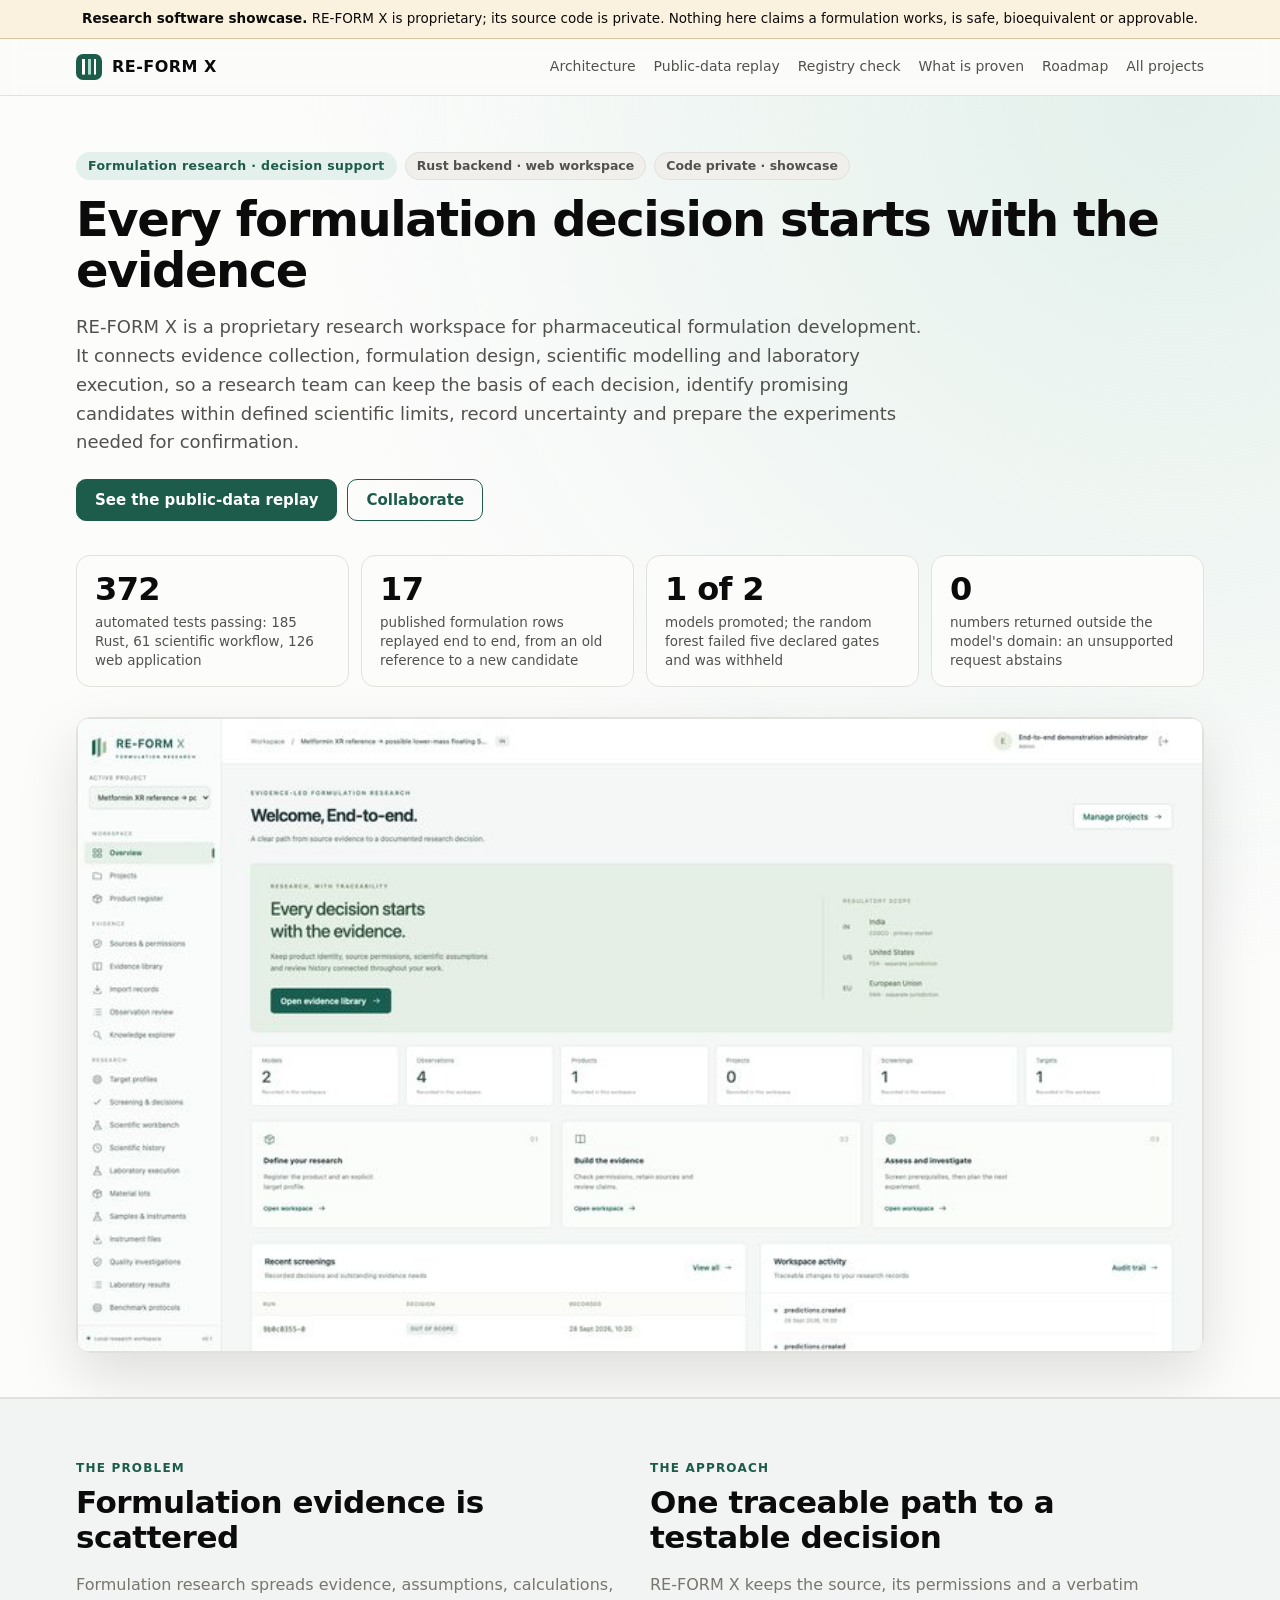
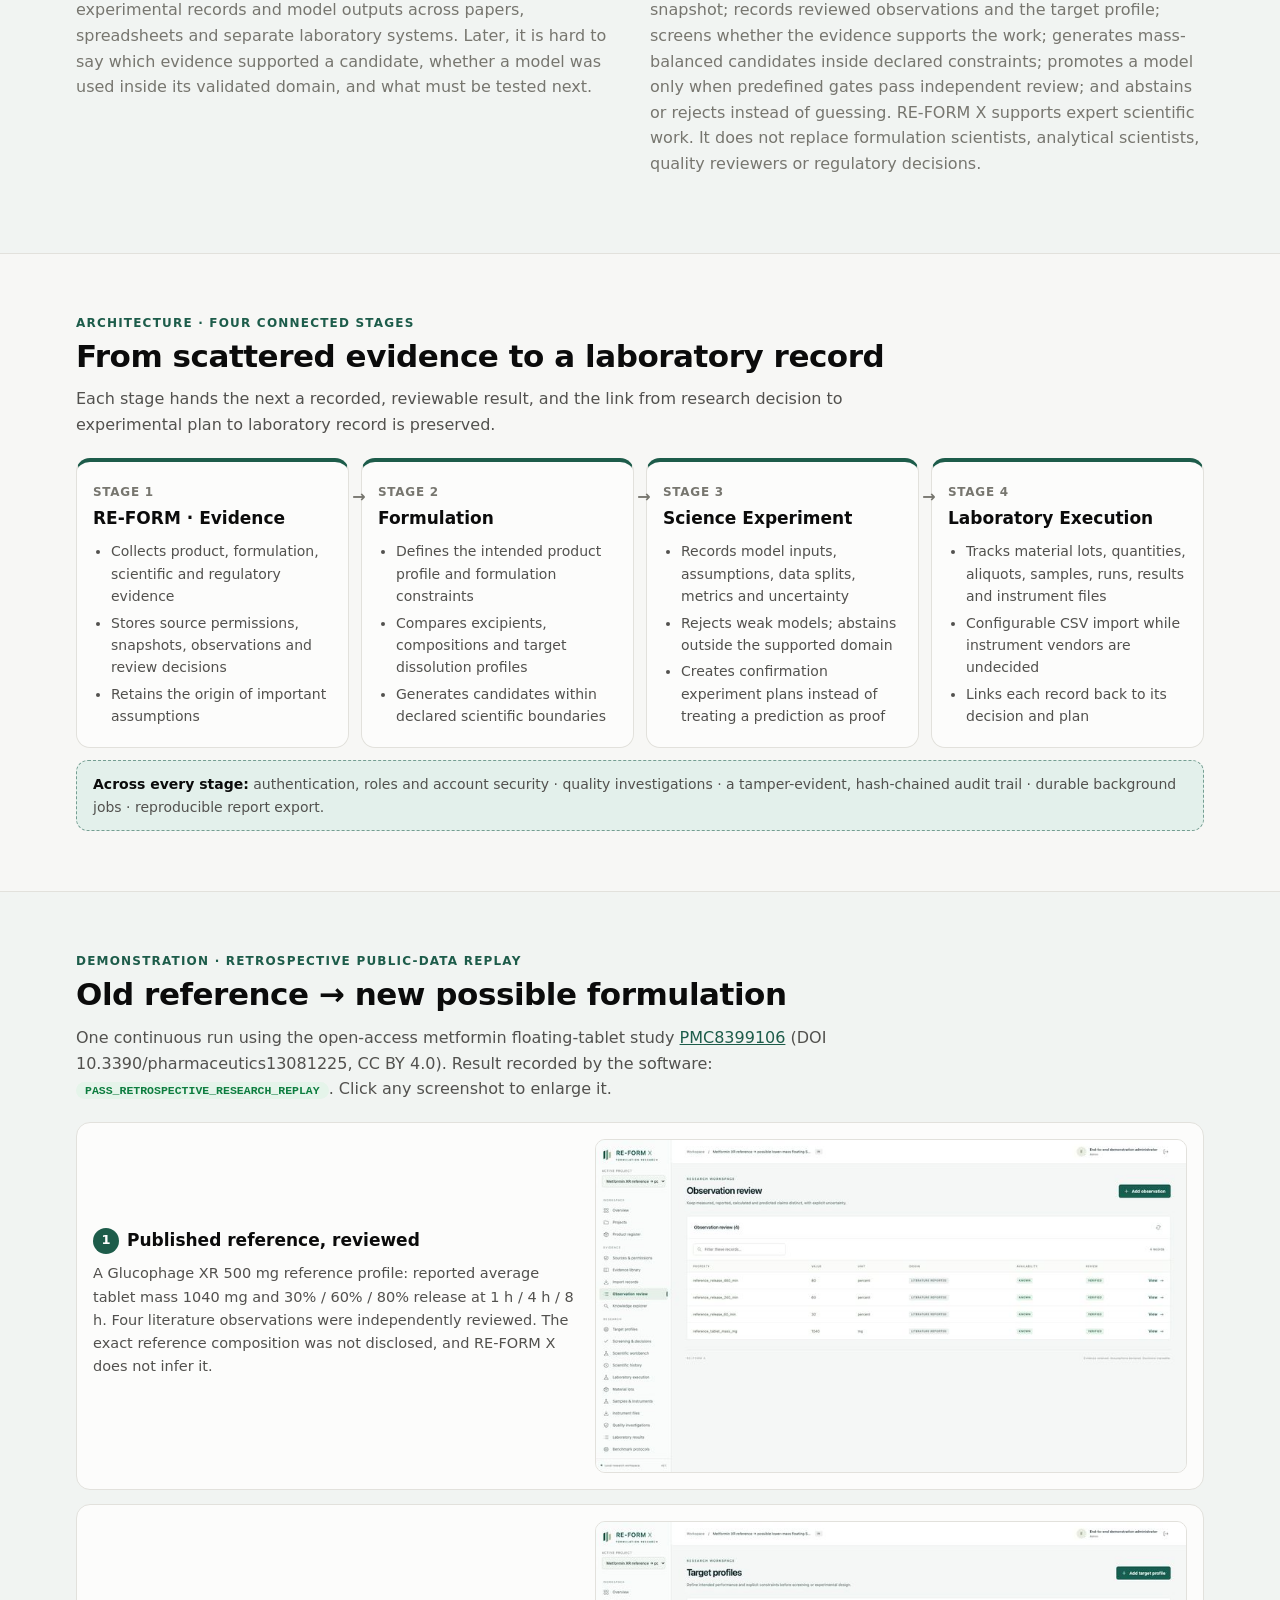
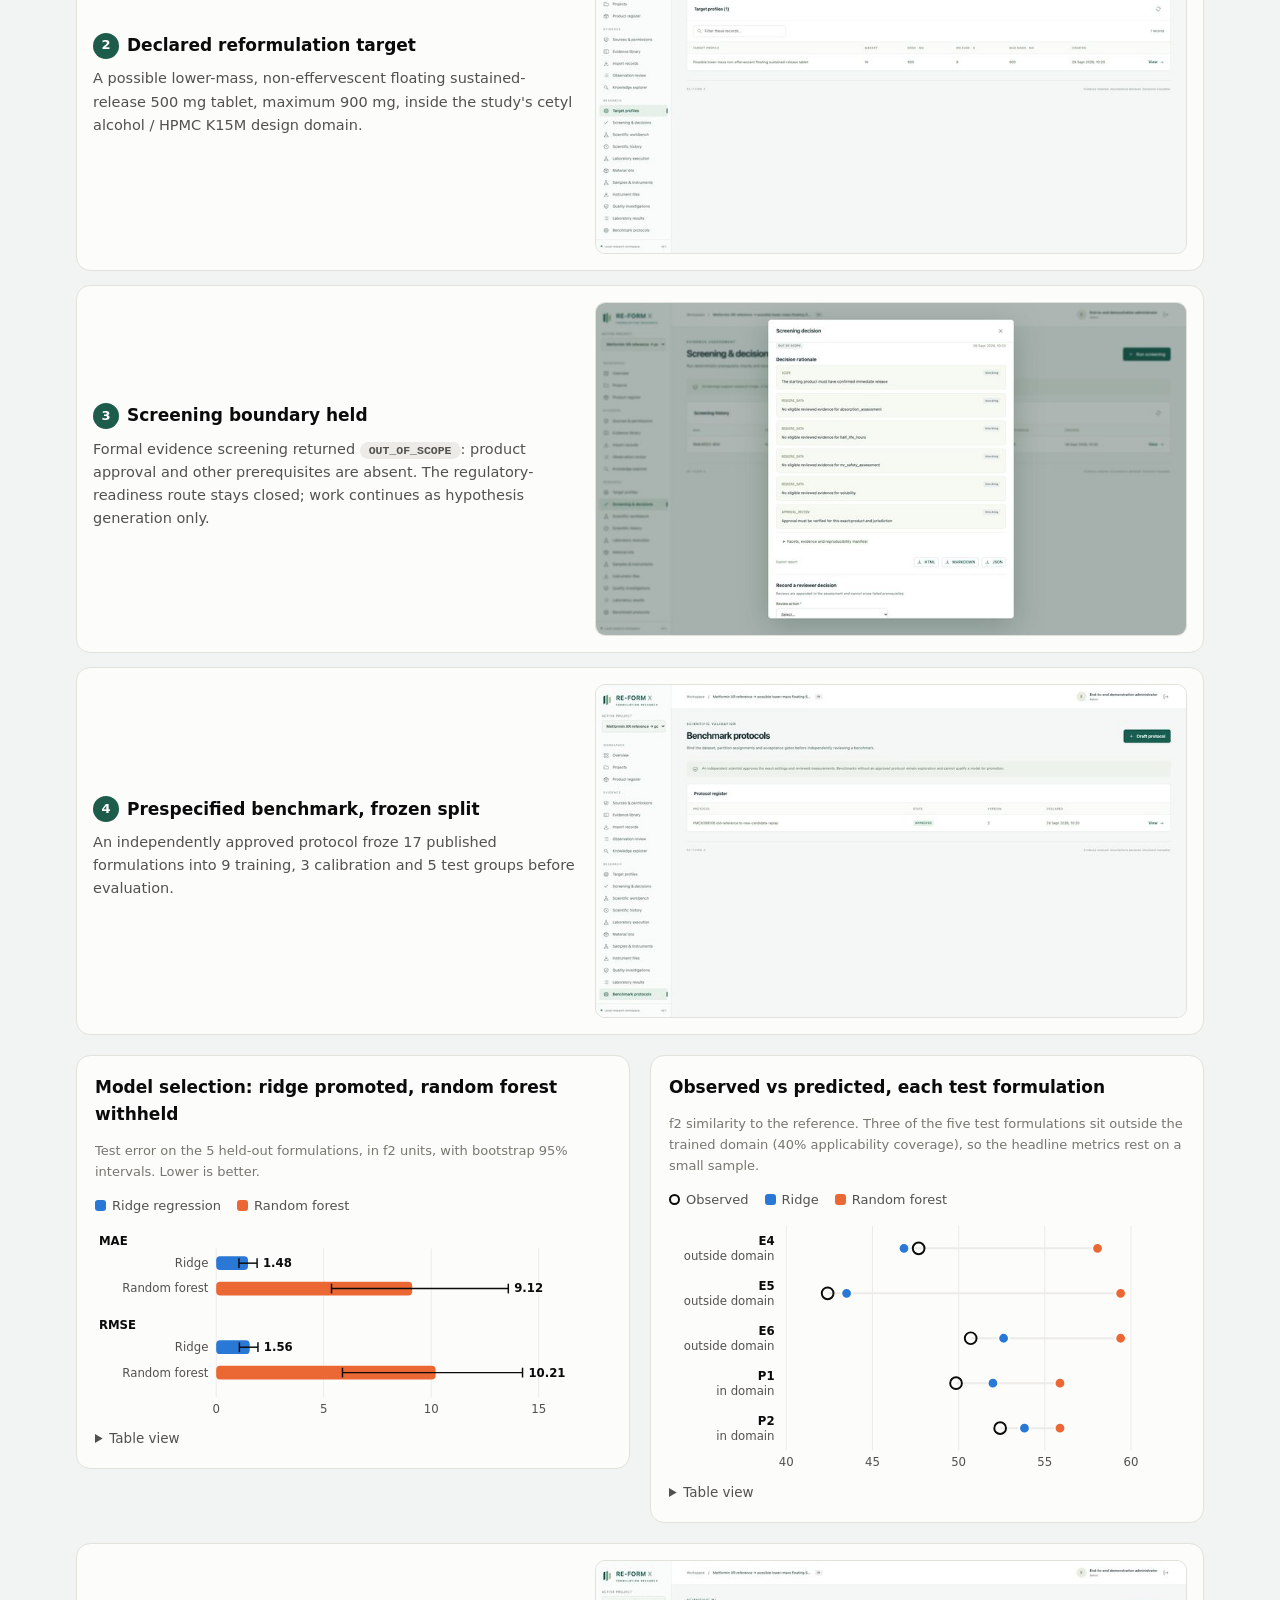
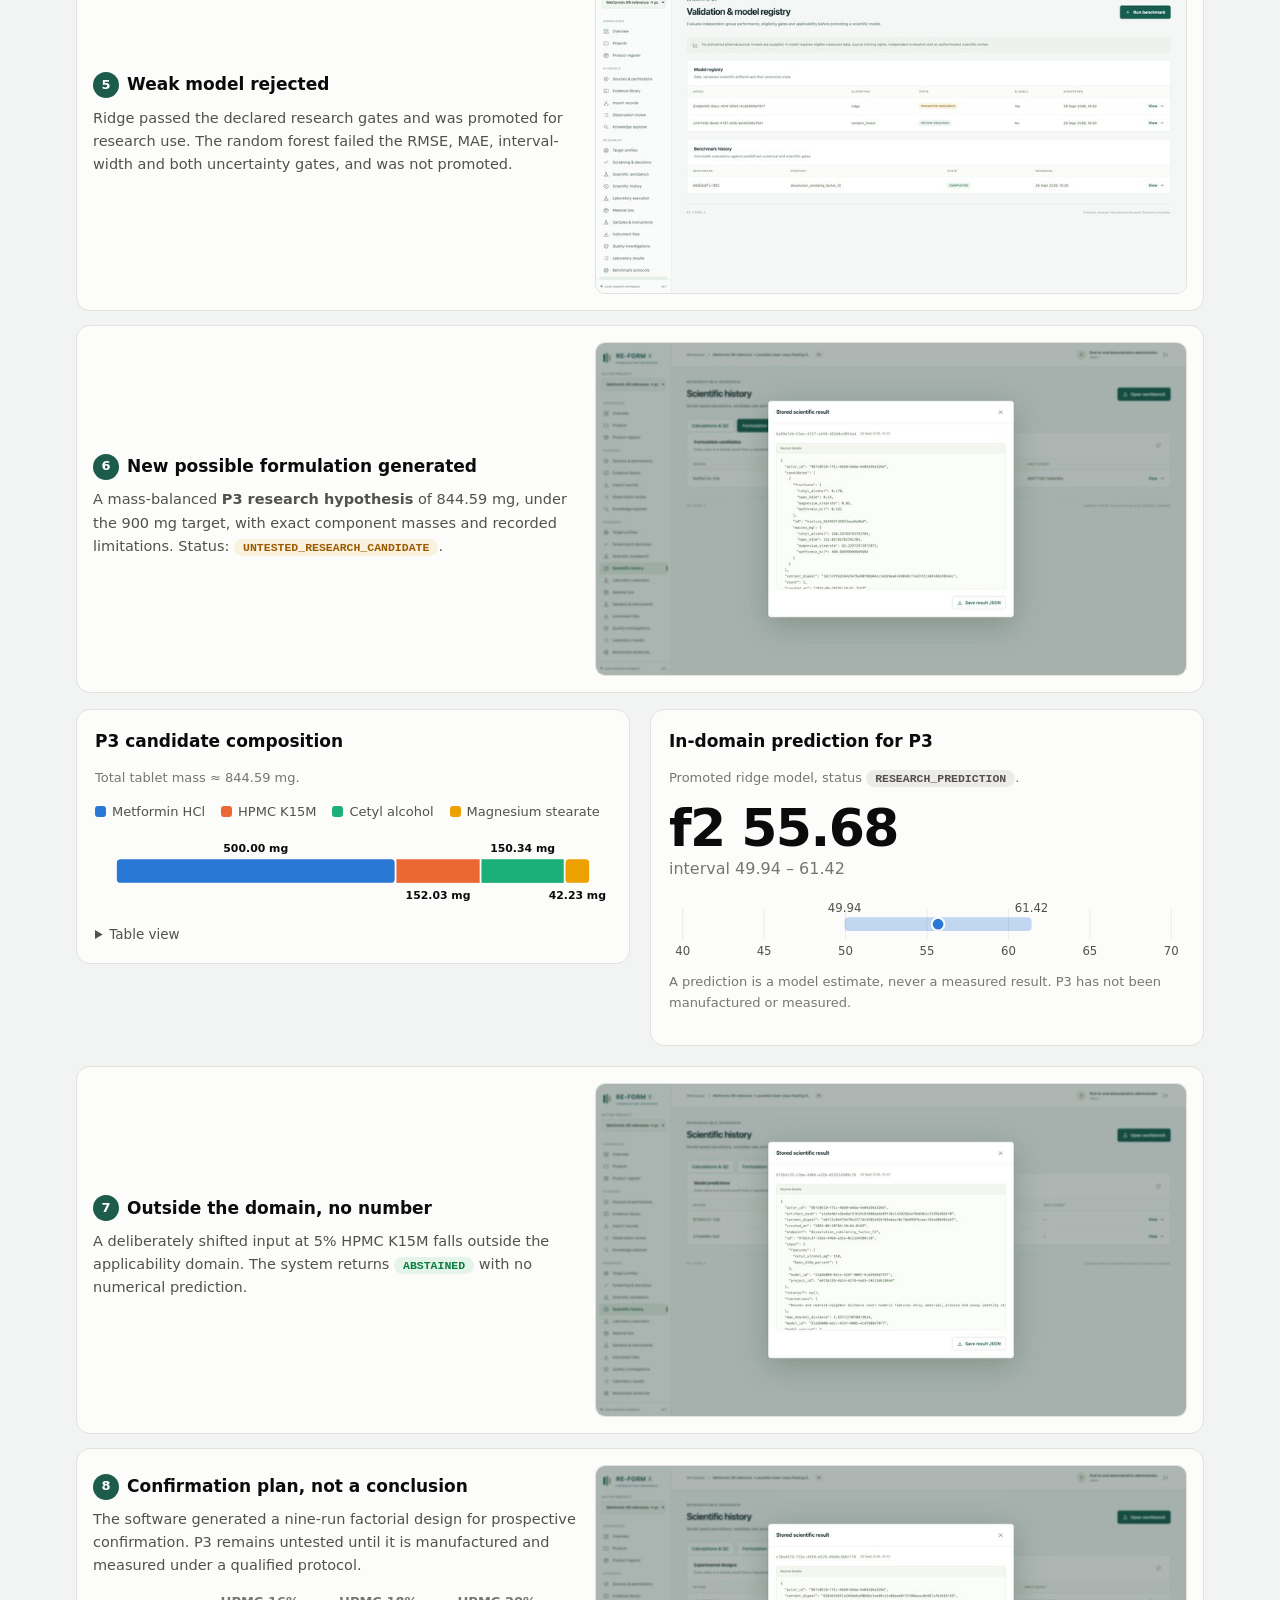
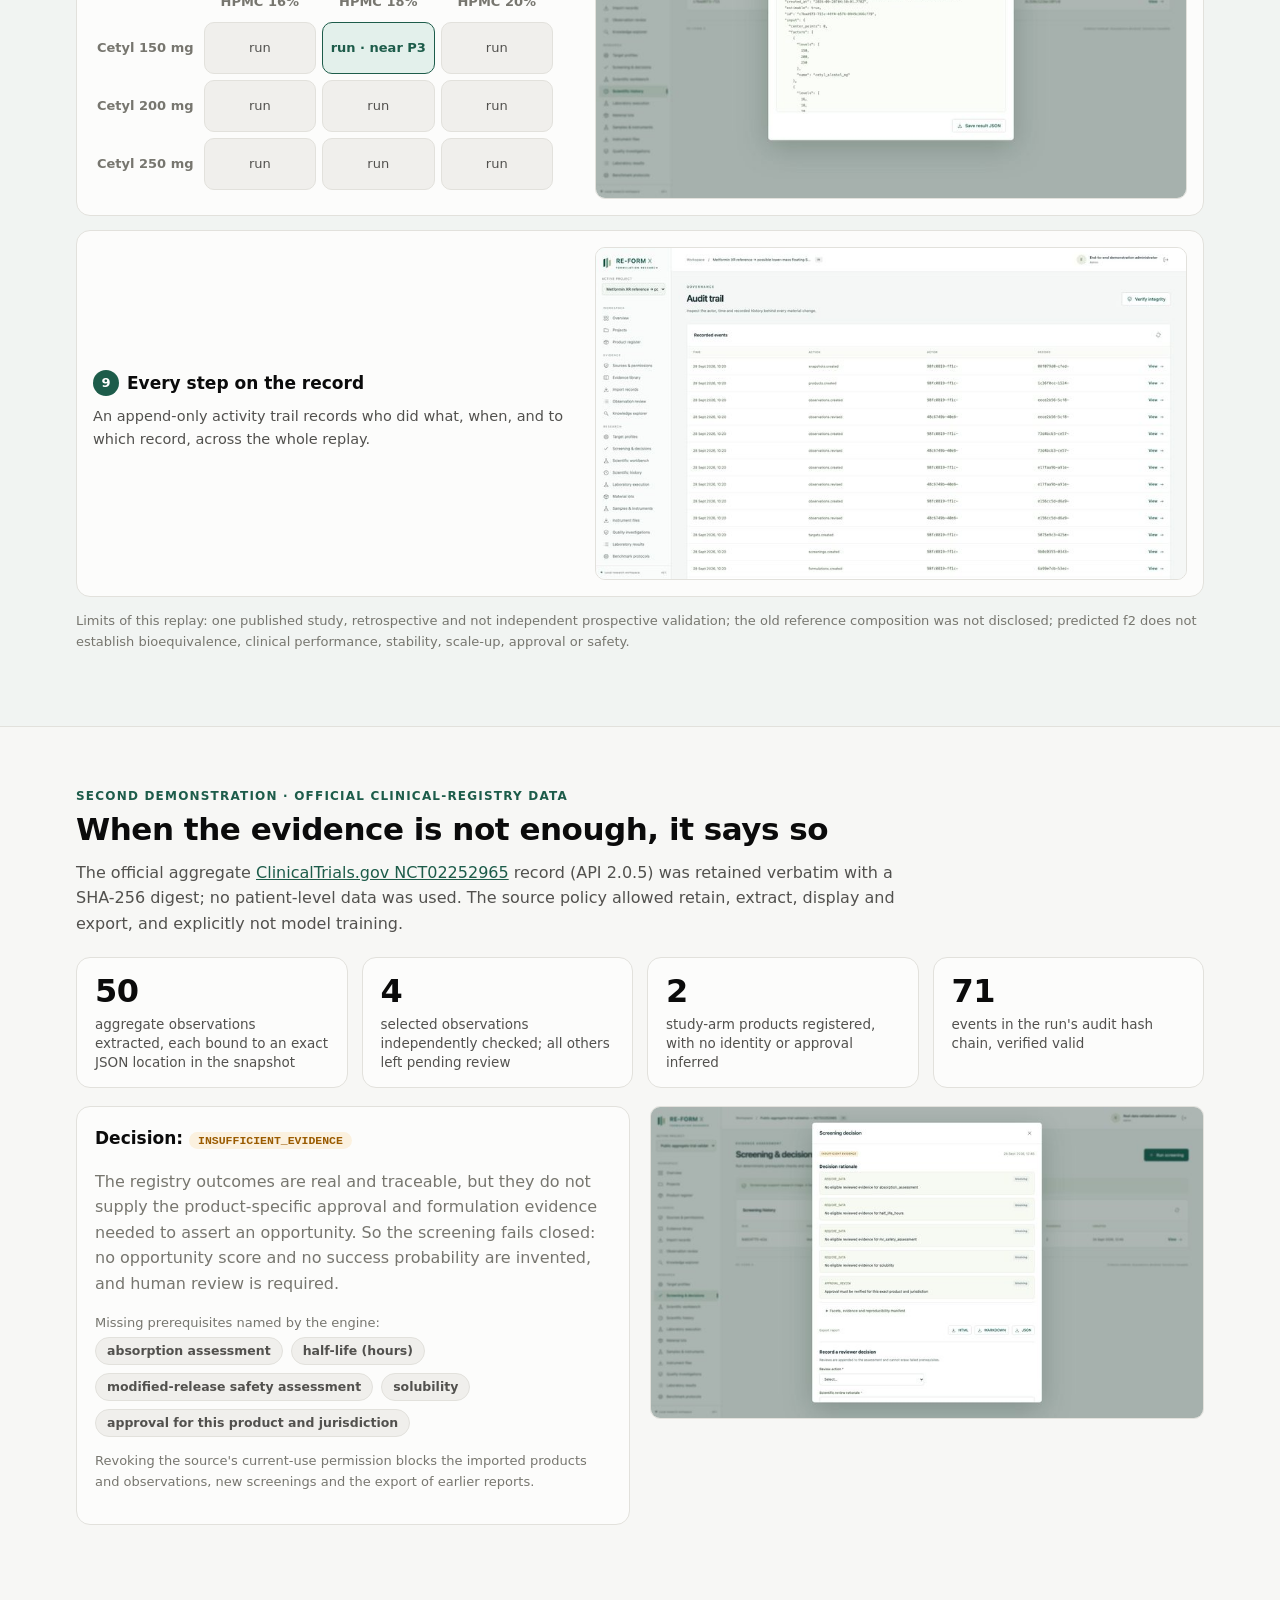
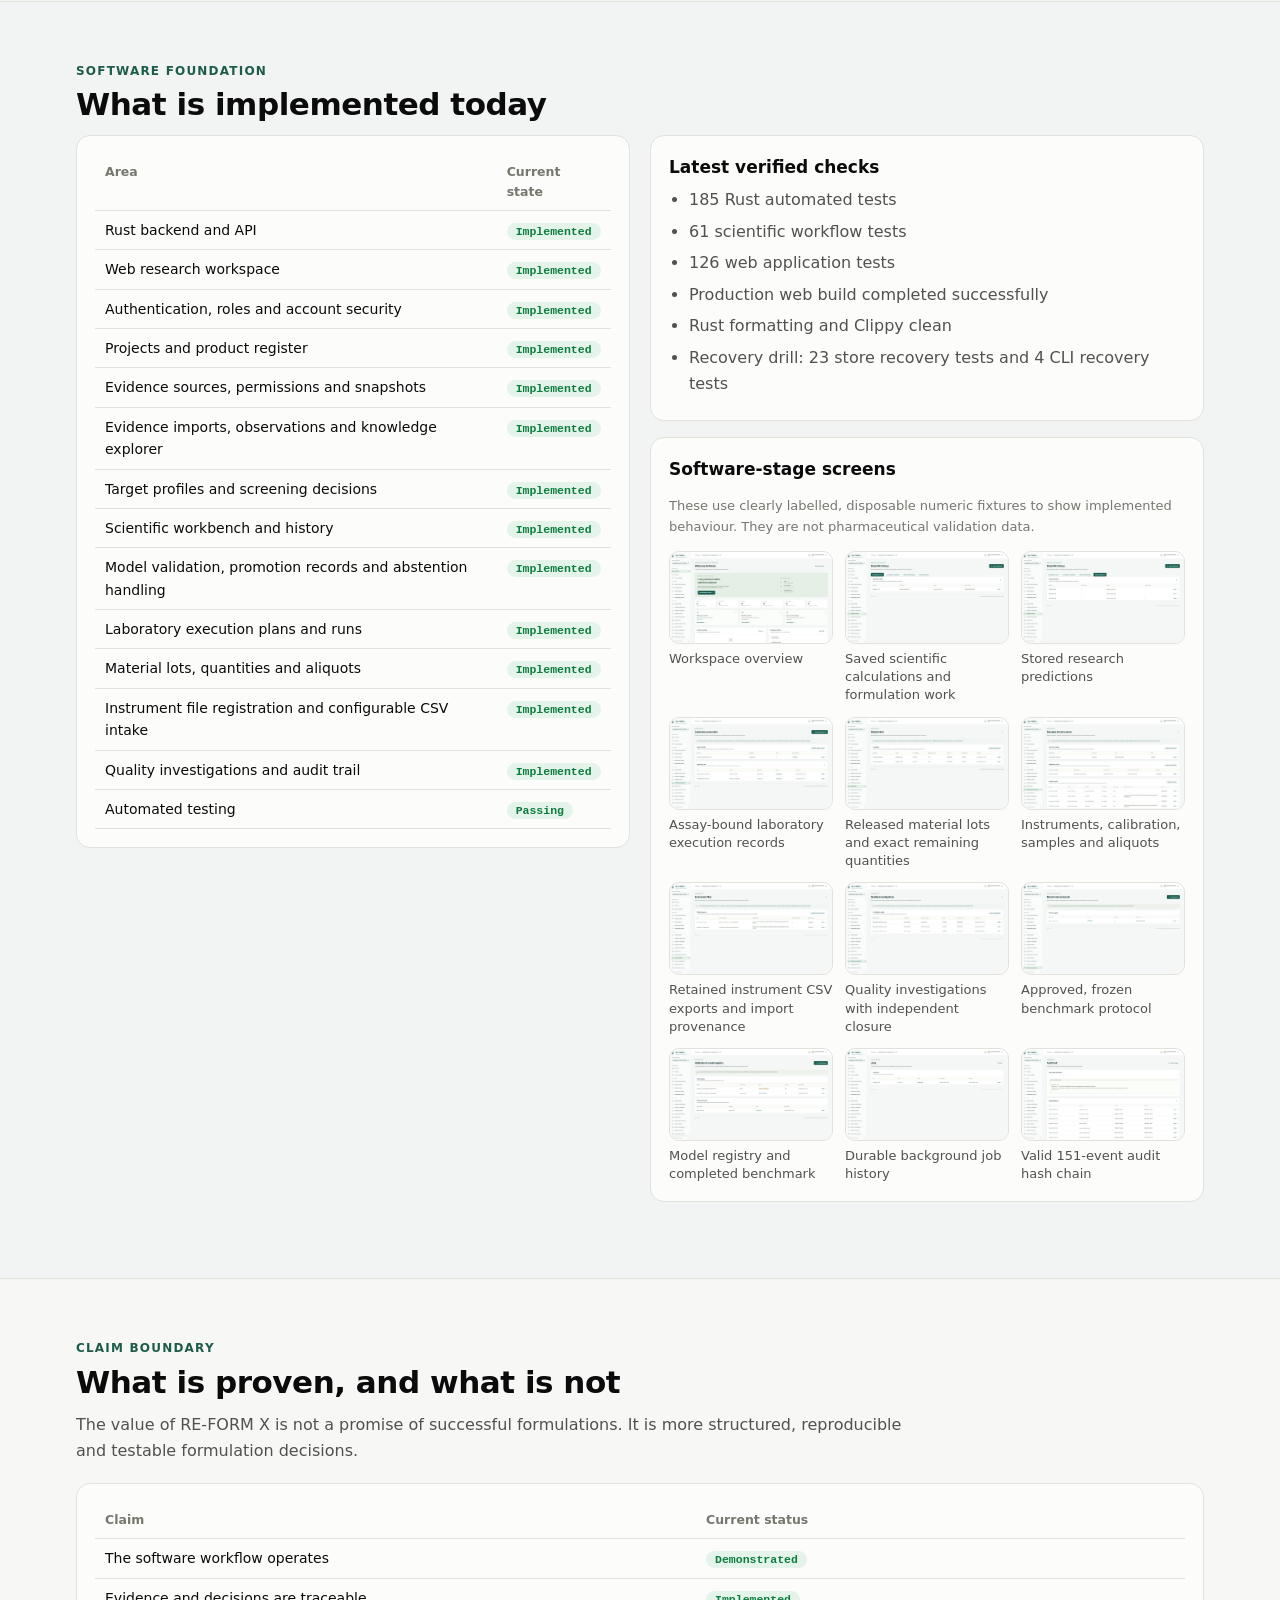
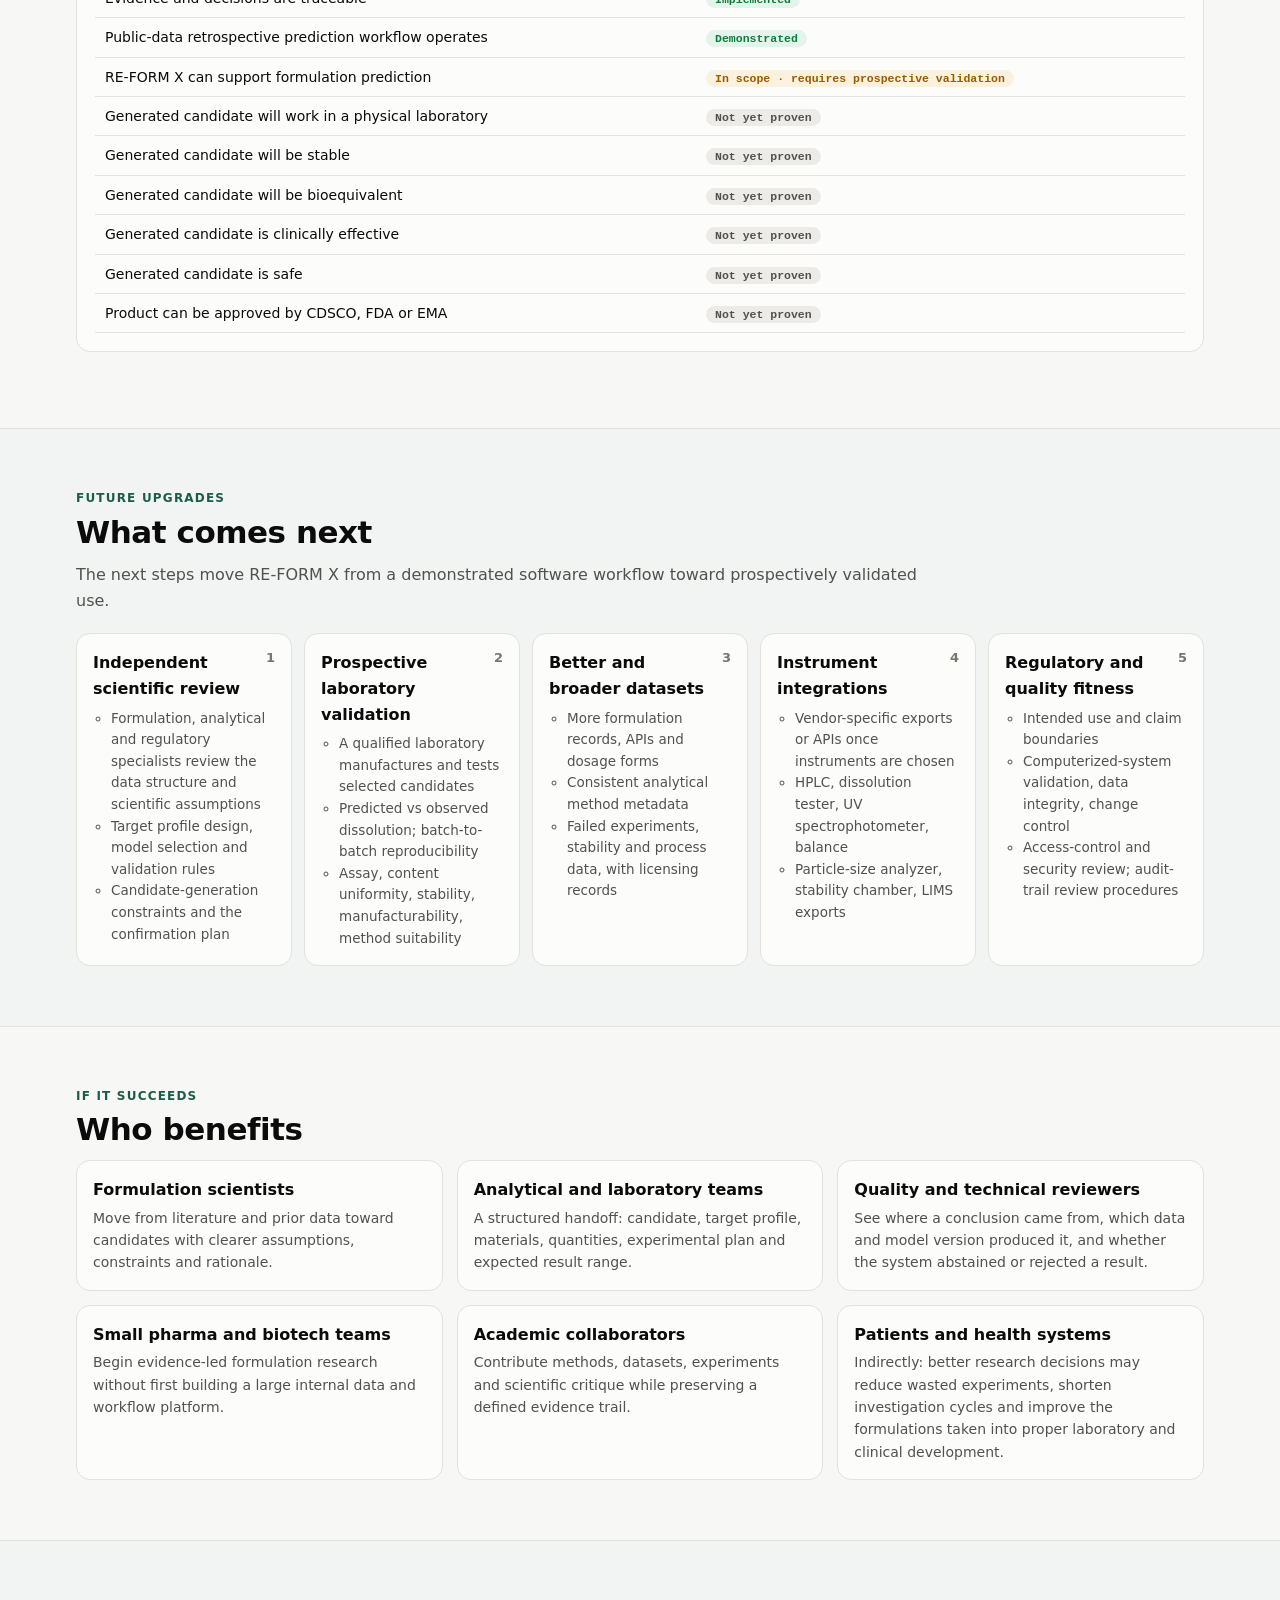
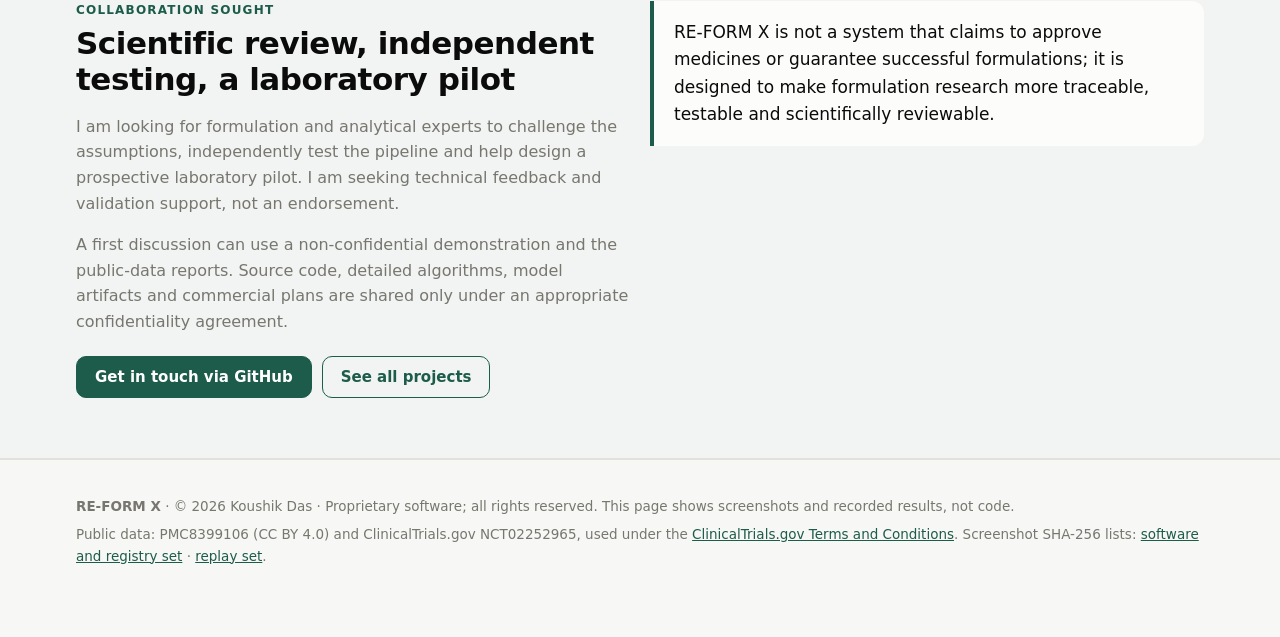
<file: projects/reform-x/index.html>
<!doctype html>
<html lang="en">
<head>
<meta charset="utf-8">
<meta name="viewport" content="width=device-width, initial-scale=1">
<title>RE-FORM X — evidence-led formulation research workspace</title>
<meta name="description" content="RE-FORM X connects evidence, formulation design, scientific modelling and laboratory execution in one traceable research workflow. A public-data replay went from a published reference product to an untested candidate and a nine-run confirmation plan, rejecting a weak model and abstaining outside its domain.">
<meta property="og:title" content="RE-FORM X — every formulation decision starts with the evidence">
<meta property="og:description" content="Evidence → formulation → science experiment → laboratory execution, with every assumption, model and decision traceable.">
<meta property="og:image" content="https://nabvian.github.io/projects/reform-x/thumbs/28-new-possible-formulation.jpg">
<link rel="icon" href="data:image/svg+xml,%3Csvg xmlns='http://www.w3.org/2000/svg' viewBox='0 0 32 32'%3E%3Crect width='32' height='32' rx='7' fill='%231d5c4a'/%3E%3Crect x='8' y='9' width='3' height='15' rx='1' fill='white'/%3E%3Crect x='14' y='6' width='3' height='18' rx='1' fill='%23a8dcc8'/%3E%3Crect x='20' y='11' width='3' height='13' rx='1' fill='white'/%3E%3C/svg%3E">
<link rel="stylesheet" href="../showcase.css">
<style>
  :root { --brand: #1d5c4a; --brand-soft: #e3f0eb; --on-brand: #ffffff; }
  @media (prefers-color-scheme: dark) { :root:not([data-theme="light"]) { --brand: #7fcfb2; --brand-soft: #18302a; --on-brand: #0b1f19; } }
  :root[data-theme="dark"] { --brand: #7fcfb2; --brand-soft: #18302a; --on-brand: #0b1f19; }
  .brand i { background: linear-gradient(90deg, transparent 0 25%, #fff 25% 34%, transparent 34% 47%, #a8dcc8 47% 56%, transparent 56% 69%, #fff 69% 78%, transparent 78%) center / 100% 60% no-repeat, #1d5c4a; }
</style>
</head>
<body>
<a class="skip" href="#main">Skip to content</a>
<div class="notice-bar" role="note"><strong>Research software showcase.</strong> RE-FORM X is proprietary; its source code is private. Nothing here claims a formulation works, is safe, bioequivalent or approvable.</div>
<header class="topbar">
  <div class="wrap topbar-inner">
    <a class="brand" href="#top"><i aria-hidden="true"></i>RE-FORM X</a>
    <nav aria-label="Sections">
      <a href="#architecture">Architecture</a>
      <a href="#replay">Public-data replay</a>
      <a href="#registry">Registry check</a>
      <a href="#status">What is proven</a>
      <a href="#roadmap">Roadmap</a>
      <a href="/">All projects</a>
    </nav>
  </div>
</header>

<main id="main">
<section class="hero" id="top">
  <div class="wrap">
    <div class="chips"><span class="chip brand">Formulation research · decision support</span><span class="chip">Rust backend · web workspace</span><span class="chip">Code private · showcase</span></div>
    <h1>Every formulation decision starts with the evidence</h1>
    <p class="lede">RE-FORM X is a proprietary research workspace for pharmaceutical formulation development. It connects evidence collection, formulation design, scientific modelling and laboratory execution, so a research team can keep the basis of each decision, identify promising candidates within defined scientific limits, record uncertainty and prepare the experiments needed for confirmation.</p>
    <div class="hero-actions">
      <a class="button" href="#replay">See the public-data replay</a>
      <a class="button ghost" href="#collaborate">Collaborate</a>
    </div>
    <div class="stats">
      <div class="stat"><strong>372</strong><span>automated tests passing: 185 Rust, 61 scientific workflow, 126 web application</span></div>
      <div class="stat"><strong>17</strong><span>published formulation rows replayed end to end, from an old reference to a new candidate</span></div>
      <div class="stat"><strong>1 of 2</strong><span>models promoted; the random forest failed five declared gates and was withheld</span></div>
      <div class="stat"><strong>0</strong><span>numbers returned outside the model's domain: an unsupported request abstains</span></div>
    </div>
    <figure class="hero-shot"><button type="button" class="shot-btn" data-shot="23"><img src="thumbs/23-old-to-new-overview.jpg" alt="RE-FORM X workspace overview for the metformin XR reference to possible new formulation project" width="800" height="450"></button></figure>
  </div>
</section>

<section id="problem" class="band">
  <div class="wrap two-col">
    <div>
      <p class="eyebrow">The problem</p>
      <h2>Formulation evidence is scattered</h2>
      <p class="muted">Formulation research spreads evidence, assumptions, calculations, experimental records and model outputs across papers, spreadsheets and separate laboratory systems. Later, it is hard to say which evidence supported a candidate, whether a model was used inside its validated domain, and what must be tested next.</p>
    </div>
    <div>
      <p class="eyebrow">The approach</p>
      <h2>One traceable path to a testable decision</h2>
      <p class="muted">RE-FORM X keeps the source, its permissions and a verbatim snapshot; records reviewed observations and the target profile; screens whether the evidence supports the work; generates mass-balanced candidates inside declared constraints; promotes a model only when predefined gates pass independent review; and abstains or rejects instead of guessing. RE-FORM X supports expert scientific work. It does not replace formulation scientists, analytical scientists, quality reviewers or regulatory decisions.</p>
    </div>
  </div>
</section>

<section id="architecture">
  <div class="wrap">
    <p class="eyebrow">Architecture · four connected stages</p>
    <h2>From scattered evidence to a laboratory record</h2>
    <p class="section-copy">Each stage hands the next a recorded, reviewable result, and the link from research decision to experimental plan to laboratory record is preserved.</p>
    <div class="arch">
      <article class="stage"><span class="n">Stage 1</span><b>RE-FORM · Evidence</b><ul><li>Collects product, formulation, scientific and regulatory evidence</li><li>Stores source permissions, snapshots, observations and review decisions</li><li>Retains the origin of important assumptions</li></ul></article>
      <article class="stage"><span class="n">Stage 2</span><b>Formulation</b><ul><li>Defines the intended product profile and formulation constraints</li><li>Compares excipients, compositions and target dissolution profiles</li><li>Generates candidates within declared scientific boundaries</li></ul></article>
      <article class="stage"><span class="n">Stage 3</span><b>Science Experiment</b><ul><li>Records model inputs, assumptions, data splits, metrics and uncertainty</li><li>Rejects weak models; abstains outside the supported domain</li><li>Creates confirmation experiment plans instead of treating a prediction as proof</li></ul></article>
      <article class="stage"><span class="n">Stage 4</span><b>Laboratory Execution</b><ul><li>Tracks material lots, quantities, aliquots, samples, runs, results and instrument files</li><li>Configurable CSV import while instrument vendors are undecided</li><li>Links each record back to its decision and plan</li></ul></article>
    </div>
    <div class="rail"><b>Across every stage:</b> authentication, roles and account security · quality investigations · a tamper-evident, hash-chained audit trail · durable background jobs · reproducible report export.</div>
  </div>
</section>

<section id="replay" class="band">
  <div class="wrap">
    <p class="eyebrow">Demonstration · retrospective public-data replay</p>
    <h2>Old reference → new possible formulation</h2>
    <p class="section-copy">One continuous run using the open-access metformin floating-tablet study <a href="https://pmc.ncbi.nlm.nih.gov/articles/PMC8399106/">PMC8399106</a> (DOI 10.3390/pharmaceutics13081225, CC BY 4.0). Result recorded by the software: <span class="status ok">PASS_RETROSPECTIVE_RESEARCH_REPLAY</span>. Click any screenshot to enlarge it.</p>
    <ol class="steps">
      <li class="step"><div><h3><span class="num">1</span>Published reference, reviewed</h3><p>A Glucophage XR 500 mg reference profile: reported average tablet mass 1040 mg and 30% / 60% / 80% release at 1 h / 4 h / 8 h. Four literature observations were independently reviewed. The exact reference composition was not disclosed, and RE-FORM X does not infer it.</p></div><button type="button" class="shot-btn" data-shot="25"><img src="thumbs/25-public-reference-evidence.jpg" alt="Four verified literature observations: 1040 mg tablet mass and 30, 60, 80 percent release" width="800" height="450" loading="lazy"></button></li>
      <li class="step"><div><h3><span class="num">2</span>Declared reformulation target</h3><p>A possible lower-mass, non-effervescent floating sustained-release 500 mg tablet, maximum 900 mg, inside the study's cetyl alcohol / HPMC K15M design domain.</p></div><button type="button" class="shot-btn" data-shot="26"><img src="thumbs/26-reformulation-target.jpg" alt="Target profile: possible lower-mass floating sustained-release tablet, 500 mg dose, 900 mg maximum mass" width="800" height="450" loading="lazy"></button></li>
      <li class="step"><div><h3><span class="num">3</span>Screening boundary held</h3><p>Formal evidence screening returned <span class="status">OUT_OF_SCOPE</span>: product approval and other prerequisites are absent. The regulatory-readiness route stays closed; work continues as hypothesis generation only.</p></div><button type="button" class="shot-btn" data-shot="27"><img src="thumbs/27-readiness-boundary.jpg" alt="Screening decision OUT_OF_SCOPE with blocking prerequisites listed" width="800" height="450" loading="lazy"></button></li>
      <li class="step"><div><h3><span class="num">4</span>Prespecified benchmark, frozen split</h3><p>An independently approved protocol froze 17 published formulations into 9 training, 3 calibration and 5 test groups before evaluation.</p></div><button type="button" class="shot-btn" data-shot="30"><img src="thumbs/30-public-benchmark-protocol.jpg" alt="Approved benchmark protocol for the PMC8399106 replay" width="800" height="450" loading="lazy"></button></li>
    </ol>

    <div class="two-col" style="margin-top:20px">
      <div class="card">
        <h3>Model selection: ridge promoted, random forest withheld</h3>
        <p class="muted small">Test error on the 5 held-out formulations, in f2 units, with bootstrap 95% intervals. Lower is better.</p>
        <div class="legend" aria-hidden="true"><span><i class="sw" style="background:var(--s1)"></i>Ridge regression</span><span><i class="sw" style="background:var(--s2)"></i>Random forest</span></div>
        <div class="chart" id="chart-models"></div>
        <details class="table-view"><summary>Table view</summary><div class="table-wrap" id="table-models"></div></details>
      </div>
      <div class="card">
        <h3>Observed vs predicted, each test formulation</h3>
        <p class="muted small">f2 similarity to the reference. Three of the five test formulations sit outside the trained domain (40% applicability coverage), so the headline metrics rest on a small sample.</p>
        <div class="legend" aria-hidden="true"><span><i class="sw ring"></i>Observed</span><span><i class="sw" style="background:var(--s1)"></i>Ridge</span><span><i class="sw" style="background:var(--s2)"></i>Random forest</span></div>
        <div class="chart" id="chart-obs"></div>
        <details class="table-view"><summary>Table view</summary><div class="table-wrap" id="table-obs"></div></details>
      </div>
    </div>

    <ol class="steps" start="5" style="margin-top:4px">
      <li class="step"><div><h3><span class="num">5</span>Weak model rejected</h3><p>Ridge passed the declared research gates and was promoted for research use. The random forest failed the RMSE, MAE, interval-width and both uncertainty gates, and was not promoted.</p></div><button type="button" class="shot-btn" data-shot="31"><img src="thumbs/31-model-selection.jpg" alt="Model registry: ridge promoted research, random forest review required and not eligible" width="800" height="450" loading="lazy"></button></li>
      <li class="step"><div><h3><span class="num">6</span>New possible formulation generated</h3><p>A mass-balanced <b>P3 research hypothesis</b> of 844.59 mg, under the 900 mg target, with exact component masses and recorded limitations. Status: <span class="status warn">UNTESTED_RESEARCH_CANDIDATE</span>.</p></div><button type="button" class="shot-btn" data-shot="28"><img src="thumbs/28-new-possible-formulation.jpg" alt="Stored scientific result showing the generated P3 candidate composition" width="800" height="450" loading="lazy"></button></li>
    </ol>

    <div class="two-col" style="margin-top:16px">
      <div class="card">
        <h3>P3 candidate composition</h3>
        <p class="muted small">Total tablet mass ≈ 844.59 mg.</p>
        <div class="legend" aria-hidden="true"><span><i class="sw" style="background:var(--s1)"></i>Metformin HCl</span><span><i class="sw" style="background:var(--s2)"></i>HPMC K15M</span><span><i class="sw" style="background:var(--s3)"></i>Cetyl alcohol</span><span><i class="sw" style="background:var(--s4)"></i>Magnesium stearate</span></div>
        <div class="chart" id="chart-comp"></div>
        <details class="table-view"><summary>Table view</summary><div class="table-wrap" id="table-comp"></div></details>
      </div>
      <div class="card">
        <h3>In-domain prediction for P3</h3>
        <p class="muted small">Promoted ridge model, status <span class="status">RESEARCH_PREDICTION</span>.</p>
        <p style="margin:6px 0 2px"><span class="big">f2 55.68</span></p>
        <p class="muted" style="margin:0 0 8px">interval 49.94 – 61.42</p>
        <div class="chart" id="chart-pred"></div>
        <p class="muted small">A prediction is a model estimate, never a measured result. P3 has not been manufactured or measured.</p>
      </div>
    </div>

    <ol class="steps" start="7" style="margin-top:4px">
      <li class="step"><div><h3><span class="num">7</span>Outside the domain, no number</h3><p>A deliberately shifted input at 5% HPMC K15M falls outside the applicability domain. The system returns <span class="status ok">ABSTAINED</span> with no numerical prediction.</p></div><button type="button" class="shot-btn" data-shot="33"><img src="thumbs/33-out-of-domain-abstention.jpg" alt="Stored result with interval null for the 5 percent HPMC out-of-domain input" width="800" height="450" loading="lazy"></button></li>
      <li class="step"><div><h3><span class="num">8</span>Confirmation plan, not a conclusion</h3><p>The software generated a nine-run factorial design for prospective confirmation. P3 remains untested until it is manufactured and measured under a qualified protocol.</p>
        <div class="doe" role="table" aria-label="Nine-run factorial confirmation design" style="margin-top:10px">
          <div class="h" role="columnheader"></div><div class="h" role="columnheader">HPMC 16%</div><div class="h" role="columnheader">HPMC 18%</div><div class="h" role="columnheader">HPMC 20%</div>
          <div class="h" role="rowheader">Cetyl 150 mg</div><div class="cell">run</div><div class="cell p3" title="Nearest to the P3 candidate (150.34 mg, 18%)">run · near P3</div><div class="cell">run</div>
          <div class="h" role="rowheader">Cetyl 200 mg</div><div class="cell">run</div><div class="cell">run</div><div class="cell">run</div>
          <div class="h" role="rowheader">Cetyl 250 mg</div><div class="cell">run</div><div class="cell">run</div><div class="cell">run</div>
        </div></div><button type="button" class="shot-btn" data-shot="29"><img src="thumbs/29-confirmation-experiment-design.jpg" alt="Stored experimental design with cetyl alcohol levels 150, 200, 250 mg and HPMC levels 16, 18, 20 percent" width="800" height="450" loading="lazy"></button></li>
      <li class="step"><div><h3><span class="num">9</span>Every step on the record</h3><p>An append-only activity trail records who did what, when, and to which record, across the whole replay.</p></div><button type="button" class="shot-btn" data-shot="34"><img src="thumbs/34-old-to-new-audit.jpg" alt="Audit trail of recorded events for the replay" width="800" height="450" loading="lazy"></button></li>
    </ol>
    <p class="muted small" style="margin-top:14px">Limits of this replay: one published study, retrospective and not independent prospective validation; the old reference composition was not disclosed; predicted f2 does not establish bioequivalence, clinical performance, stability, scale-up, approval or safety.</p>
  </div>
</section>

<section id="registry">
  <div class="wrap">
    <p class="eyebrow">Second demonstration · official clinical-registry data</p>
    <h2>When the evidence is not enough, it says so</h2>
    <p class="section-copy">The official aggregate <a href="https://clinicaltrials.gov/study/NCT02252965?tab=results">ClinicalTrials.gov NCT02252965</a> record (API 2.0.5) was retained verbatim with a SHA-256 digest; no patient-level data was used. The source policy allowed retain, extract, display and export, and explicitly not model training.</p>
    <div class="grid4" style="margin-bottom:18px">
      <div class="stat"><strong>50</strong><span>aggregate observations extracted, each bound to an exact JSON location in the snapshot</span></div>
      <div class="stat"><strong>4</strong><span>selected observations independently checked; all others left pending review</span></div>
      <div class="stat"><strong>2</strong><span>study-arm products registered, with no identity or approval inferred</span></div>
      <div class="stat"><strong>71</strong><span>events in the run's audit hash chain, verified valid</span></div>
    </div>
    <div class="two-col">
      <div class="card">
        <h3>Decision: <span class="status warn">INSUFFICIENT_EVIDENCE</span></h3>
        <p class="muted">The registry outcomes are real and traceable, but they do not supply the product-specific approval and formulation evidence needed to assert an opportunity. So the screening fails closed: no opportunity score and no success probability are invented, and human review is required.</p>
        <p class="small muted" style="margin-bottom:4px">Missing prerequisites named by the engine:</p>
        <div class="chips"><span class="chip">absorption assessment</span><span class="chip">half-life (hours)</span><span class="chip">modified-release safety assessment</span><span class="chip">solubility</span><span class="chip">approval for this product and jurisdiction</span></div>
        <p class="small muted">Revoking the source's current-use permission blocks the imported products and observations, new screenings and the export of earlier reports.</p>
      </div>
      <button type="button" class="shot-btn" data-shot="20"><img src="thumbs/20-public-screening-detail.jpg" alt="Screening decision dialog: insufficient evidence, with blocking prerequisites" width="800" height="450" loading="lazy"></button>
    </div>
  </div>
</section>

<section id="foundation" class="band">
  <div class="wrap">
    <p class="eyebrow">Software foundation</p>
    <h2>What is implemented today</h2>
    <div class="two-col">
      <div class="card">
        <div class="table-wrap"><table>
          <thead><tr><th>Area</th><th>Current state</th></tr></thead>
          <tbody>
            <tr><td>Rust backend and API</td><td><span class="status ok">Implemented</span></td></tr>
            <tr><td>Web research workspace</td><td><span class="status ok">Implemented</span></td></tr>
            <tr><td>Authentication, roles and account security</td><td><span class="status ok">Implemented</span></td></tr>
            <tr><td>Projects and product register</td><td><span class="status ok">Implemented</span></td></tr>
            <tr><td>Evidence sources, permissions and snapshots</td><td><span class="status ok">Implemented</span></td></tr>
            <tr><td>Evidence imports, observations and knowledge explorer</td><td><span class="status ok">Implemented</span></td></tr>
            <tr><td>Target profiles and screening decisions</td><td><span class="status ok">Implemented</span></td></tr>
            <tr><td>Scientific workbench and history</td><td><span class="status ok">Implemented</span></td></tr>
            <tr><td>Model validation, promotion records and abstention handling</td><td><span class="status ok">Implemented</span></td></tr>
            <tr><td>Laboratory execution plans and runs</td><td><span class="status ok">Implemented</span></td></tr>
            <tr><td>Material lots, quantities and aliquots</td><td><span class="status ok">Implemented</span></td></tr>
            <tr><td>Instrument file registration and configurable CSV intake</td><td><span class="status ok">Implemented</span></td></tr>
            <tr><td>Quality investigations and audit trail</td><td><span class="status ok">Implemented</span></td></tr>
            <tr><td>Automated testing</td><td><span class="status ok">Passing</span></td></tr>
          </tbody>
        </table></div>
      </div>
      <div>
        <div class="card">
          <h3>Latest verified checks</h3>
          <ul class="plain">
            <li>185 Rust automated tests</li>
            <li>61 scientific workflow tests</li>
            <li>126 web application tests</li>
            <li>Production web build completed successfully</li>
            <li>Rust formatting and Clippy clean</li>
            <li>Recovery drill: 23 store recovery tests and 4 CLI recovery tests</li>
          </ul>
        </div>
        <div class="card">
          <h3>Software-stage screens</h3>
          <p class="muted small">These use clearly labelled, disposable numeric fixtures to show implemented behaviour. They are not pharmaceutical validation data.</p>
          <div class="gallery" id="fixture-gallery" style="grid-template-columns:repeat(3,minmax(0,1fr))"></div>
        </div>
      </div>
    </div>
  </div>
</section>

<section id="status">
  <div class="wrap">
    <p class="eyebrow">Claim boundary</p>
    <h2>What is proven, and what is not</h2>
    <p class="section-copy">The value of RE-FORM X is not a promise of successful formulations. It is more structured, reproducible and testable formulation decisions.</p>
    <div class="card">
      <div class="table-wrap"><table class="claims">
        <thead><tr><th>Claim</th><th>Current status</th></tr></thead>
        <tbody>
          <tr><td>The software workflow operates</td><td><span class="status ok">Demonstrated</span></td></tr>
          <tr><td>Evidence and decisions are traceable</td><td><span class="status ok">Implemented</span></td></tr>
          <tr><td>Public-data retrospective prediction workflow operates</td><td><span class="status ok">Demonstrated</span></td></tr>
          <tr><td>RE-FORM X can support formulation prediction</td><td><span class="status warn">In scope · requires prospective validation</span></td></tr>
          <tr><td>Generated candidate will work in a physical laboratory</td><td><span class="status">Not yet proven</span></td></tr>
          <tr><td>Generated candidate will be stable</td><td><span class="status">Not yet proven</span></td></tr>
          <tr><td>Generated candidate will be bioequivalent</td><td><span class="status">Not yet proven</span></td></tr>
          <tr><td>Generated candidate is clinically effective</td><td><span class="status">Not yet proven</span></td></tr>
          <tr><td>Generated candidate is safe</td><td><span class="status">Not yet proven</span></td></tr>
          <tr><td>Product can be approved by CDSCO, FDA or EMA</td><td><span class="status">Not yet proven</span></td></tr>
        </tbody>
      </table></div>
    </div>
  </div>
</section>

<section id="roadmap" class="band">
  <div class="wrap">
    <p class="eyebrow">Future upgrades</p>
    <h2>What comes next</h2>
    <p class="section-copy">The next steps move RE-FORM X from a demonstrated software workflow toward prospectively validated use.</p>
    <ol class="roadmap">
      <li class="road"><b>Independent scientific review</b><ul><li>Formulation, analytical and regulatory specialists review the data structure and scientific assumptions</li><li>Target profile design, model selection and validation rules</li><li>Candidate-generation constraints and the confirmation plan</li></ul></li>
      <li class="road"><b>Prospective laboratory validation</b><ul><li>A qualified laboratory manufactures and tests selected candidates</li><li>Predicted vs observed dissolution; batch-to-batch reproducibility</li><li>Assay, content uniformity, stability, manufacturability, method suitability</li></ul></li>
      <li class="road"><b>Better and broader datasets</b><ul><li>More formulation records, APIs and dosage forms</li><li>Consistent analytical method metadata</li><li>Failed experiments, stability and process data, with licensing records</li></ul></li>
      <li class="road"><b>Instrument integrations</b><ul><li>Vendor-specific exports or APIs once instruments are chosen</li><li>HPLC, dissolution tester, UV spectrophotometer, balance</li><li>Particle-size analyzer, stability chamber, LIMS exports</li></ul></li>
      <li class="road"><b>Regulatory and quality fitness</b><ul><li>Intended use and claim boundaries</li><li>Computerized-system validation, data integrity, change control</li><li>Access-control and security review; audit-trail review procedures</li></ul></li>
    </ol>
  </div>
</section>

<section id="benefits">
  <div class="wrap">
    <p class="eyebrow">If it succeeds</p>
    <h2>Who benefits</h2>
    <div class="grid3">
      <div class="who"><b>Formulation scientists</b><p>Move from literature and prior data toward candidates with clearer assumptions, constraints and rationale.</p></div>
      <div class="who"><b>Analytical and laboratory teams</b><p>A structured handoff: candidate, target profile, materials, quantities, experimental plan and expected result range.</p></div>
      <div class="who"><b>Quality and technical reviewers</b><p>See where a conclusion came from, which data and model version produced it, and whether the system abstained or rejected a result.</p></div>
      <div class="who"><b>Small pharma and biotech teams</b><p>Begin evidence-led formulation research without first building a large internal data and workflow platform.</p></div>
      <div class="who"><b>Academic collaborators</b><p>Contribute methods, datasets, experiments and scientific critique while preserving a defined evidence trail.</p></div>
      <div class="who"><b>Patients and health systems</b><p>Indirectly: better research decisions may reduce wasted experiments, shorten investigation cycles and improve the formulations taken into proper laboratory and clinical development.</p></div>
    </div>
  </div>
</section>

<section id="collaborate" class="band">
  <div class="wrap two-col">
    <div>
      <p class="eyebrow">Collaboration sought</p>
      <h2>Scientific review, independent testing, a laboratory pilot</h2>
      <p class="muted">I am looking for formulation and analytical experts to challenge the assumptions, independently test the pipeline and help design a prospective laboratory pilot. I am seeking technical feedback and validation support, not an endorsement.</p>
      <p class="muted">A first discussion can use a non-confidential demonstration and the public-data reports. Source code, detailed algorithms, model artifacts and commercial plans are shared only under an appropriate confidentiality agreement.</p>
      <div class="hero-actions"><a class="button" href="https://github.com/nabvian">Get in touch via GitHub</a><a class="button ghost" href="/">See all projects</a></div>
    </div>
    <blockquote class="quote">RE-FORM X is not a system that claims to approve medicines or guarantee successful formulations; it is designed to make formulation research more traceable, testable and scientifically reviewable.</blockquote>
  </div>
</section>
</main>

<footer class="footer">
  <div class="wrap">
    <p><strong>RE-FORM X</strong> · © 2026 Koushik Das · Proprietary software; all rights reserved. This page shows screenshots and recorded results, not code.</p>
    <p>Public data: PMC8399106 (CC BY 4.0) and ClinicalTrials.gov NCT02252965, used under the <a href="https://clinicaltrials.gov/about-site/terms-conditions">ClinicalTrials.gov Terms and Conditions</a>. Screenshot SHA-256 lists: <a href="shots/SHA256SUMS.txt">software and registry set</a> · <a href="shots/OLD_TO_NEW_SHA256SUMS.txt">replay set</a>.</p>
  </div>
</footer>

<div class="lightbox" id="lightbox" role="dialog" aria-modal="true" aria-label="Screenshot">
  <button type="button" class="close" aria-label="Close">×</button>
  <button type="button" class="prev" aria-label="Previous screenshot">‹</button>
  <figure><img alt=""><figcaption></figcaption></figure>
  <button type="button" class="next" aria-label="Next screenshot">›</button>
</div>
<script src="app.js"></script>
</body>
</html>
</file>
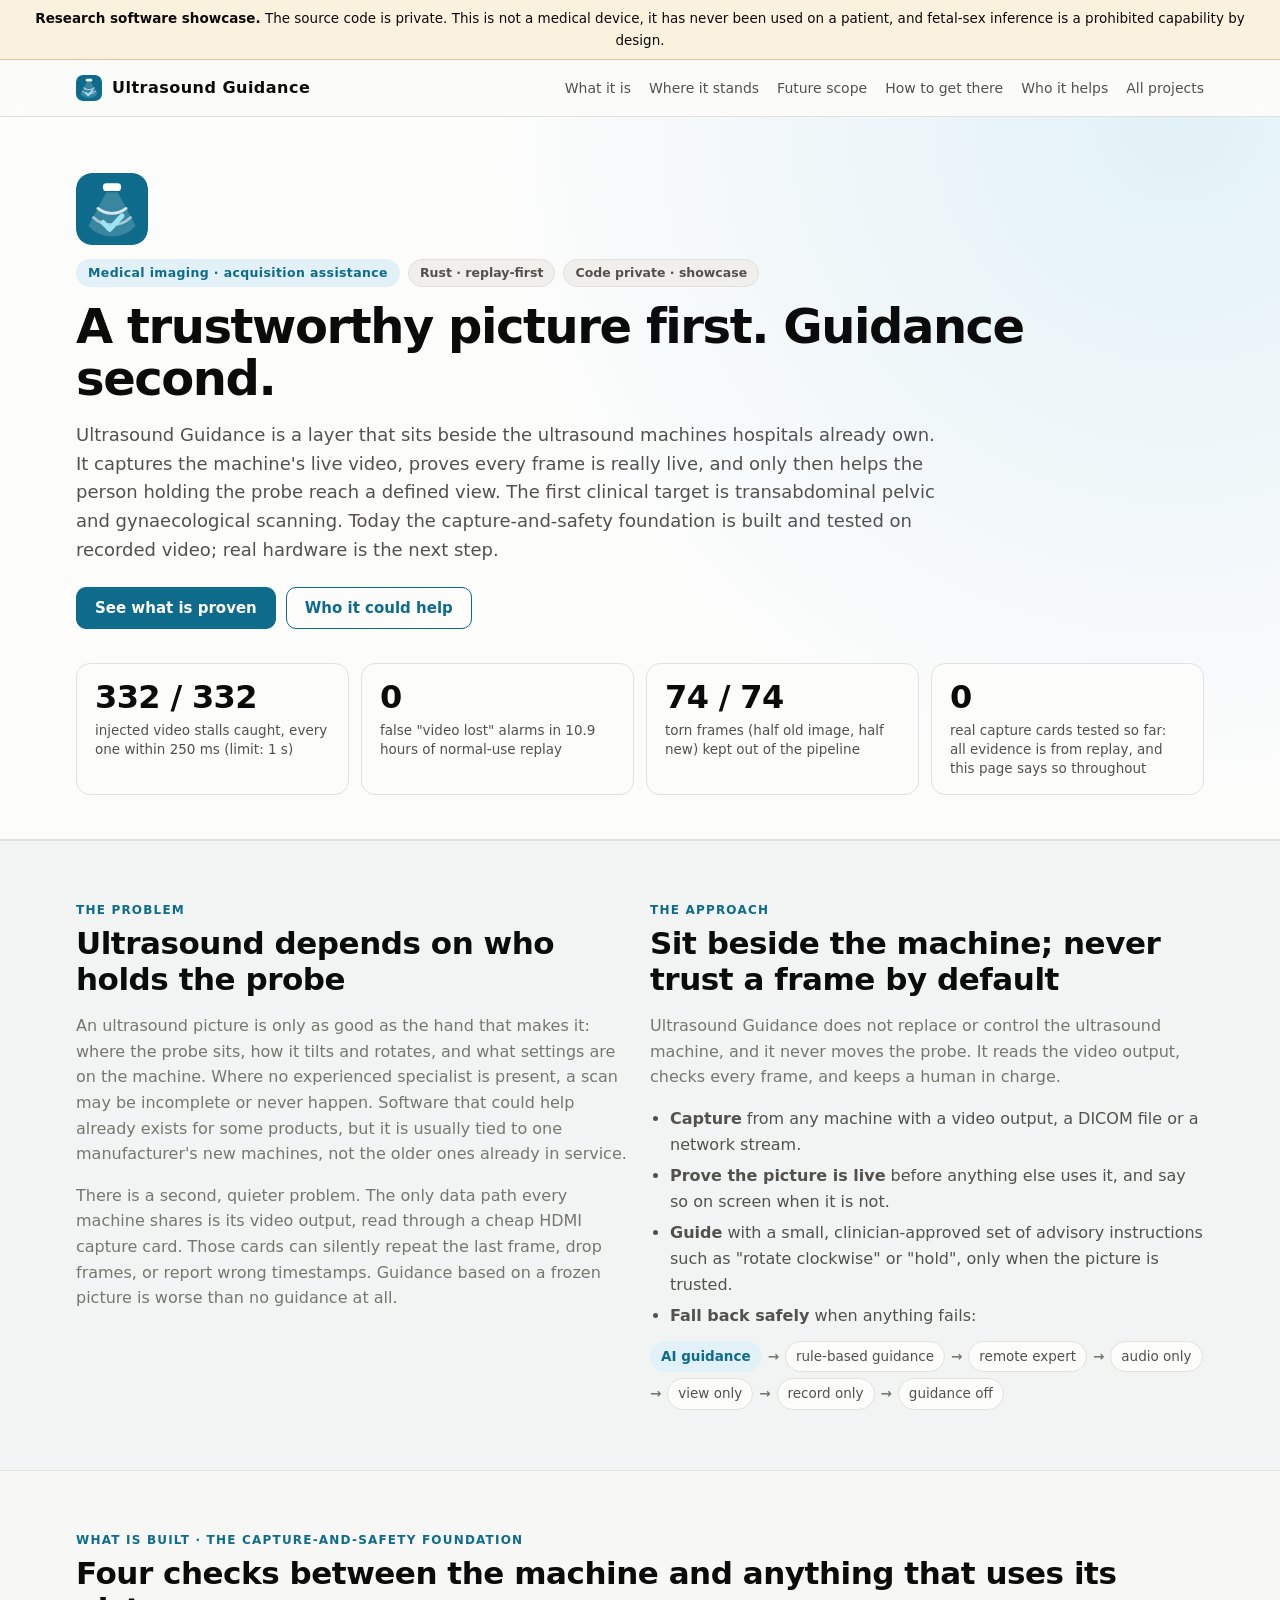
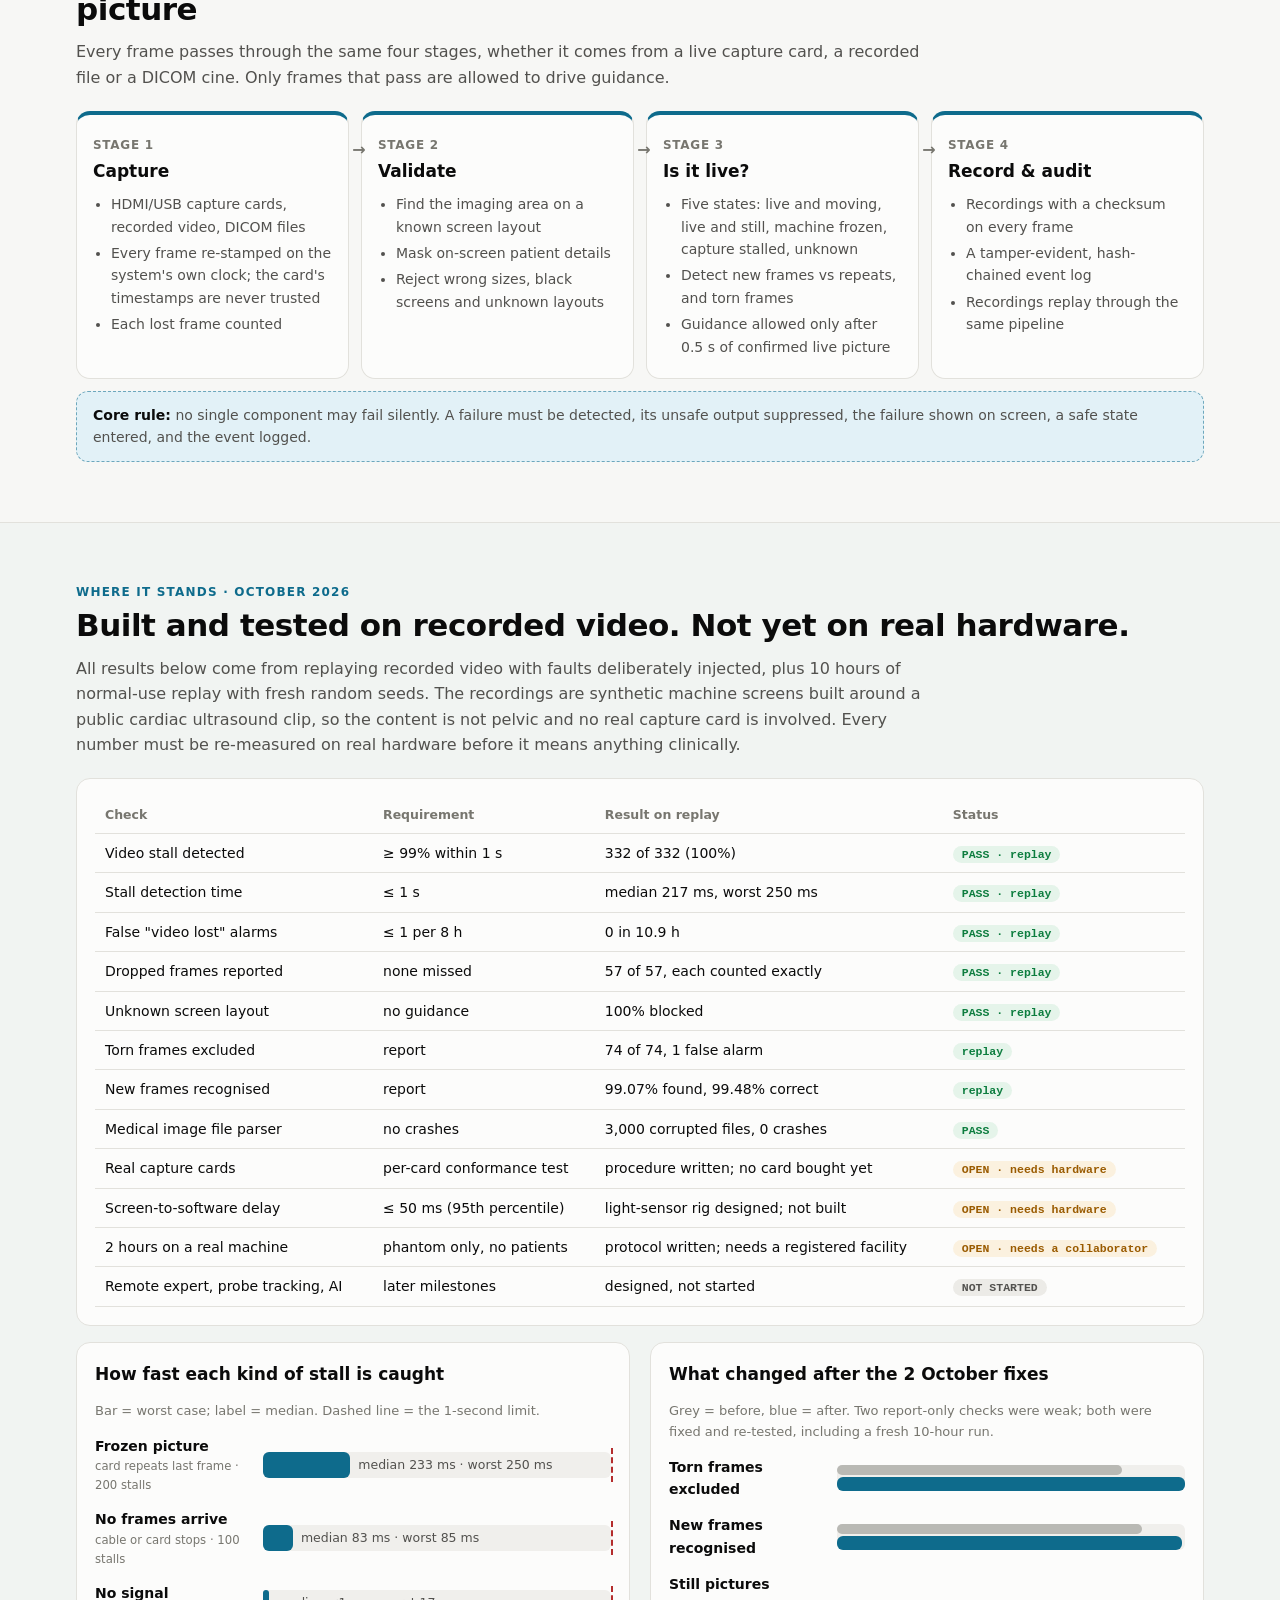
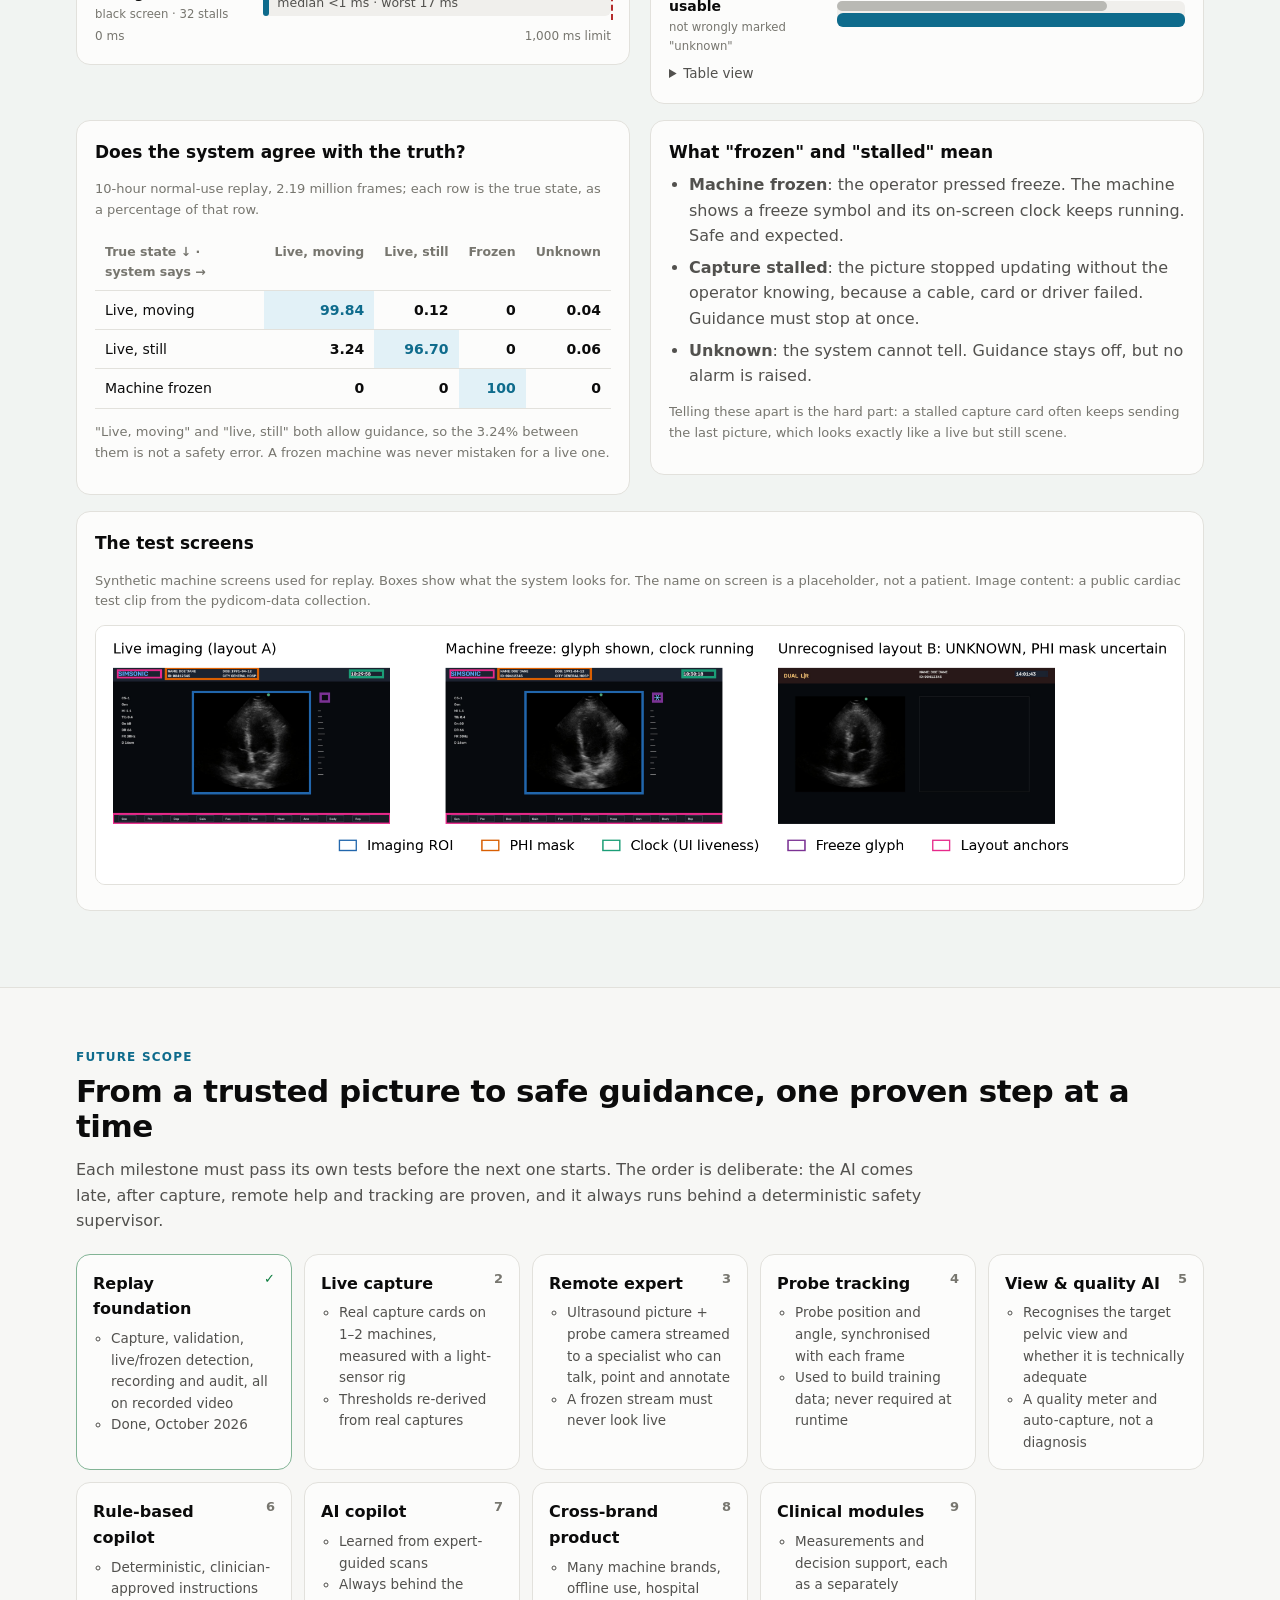
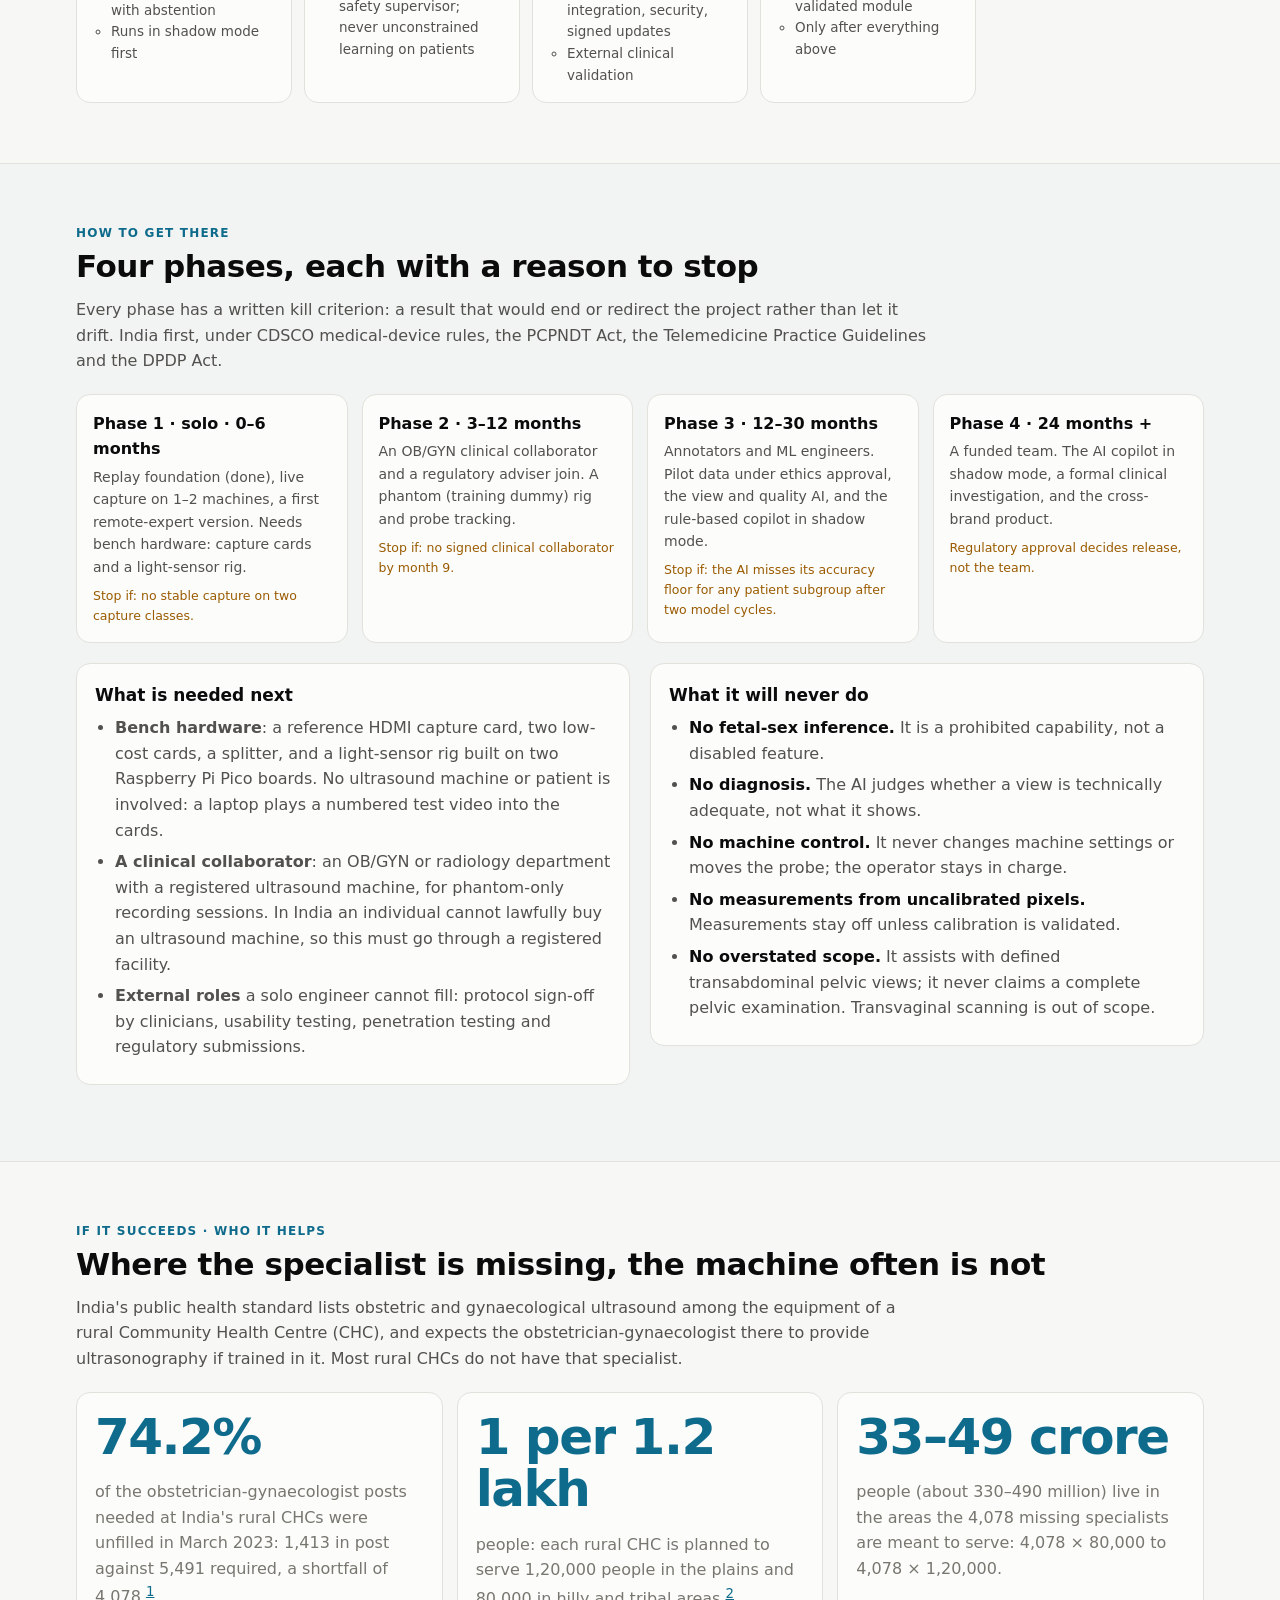
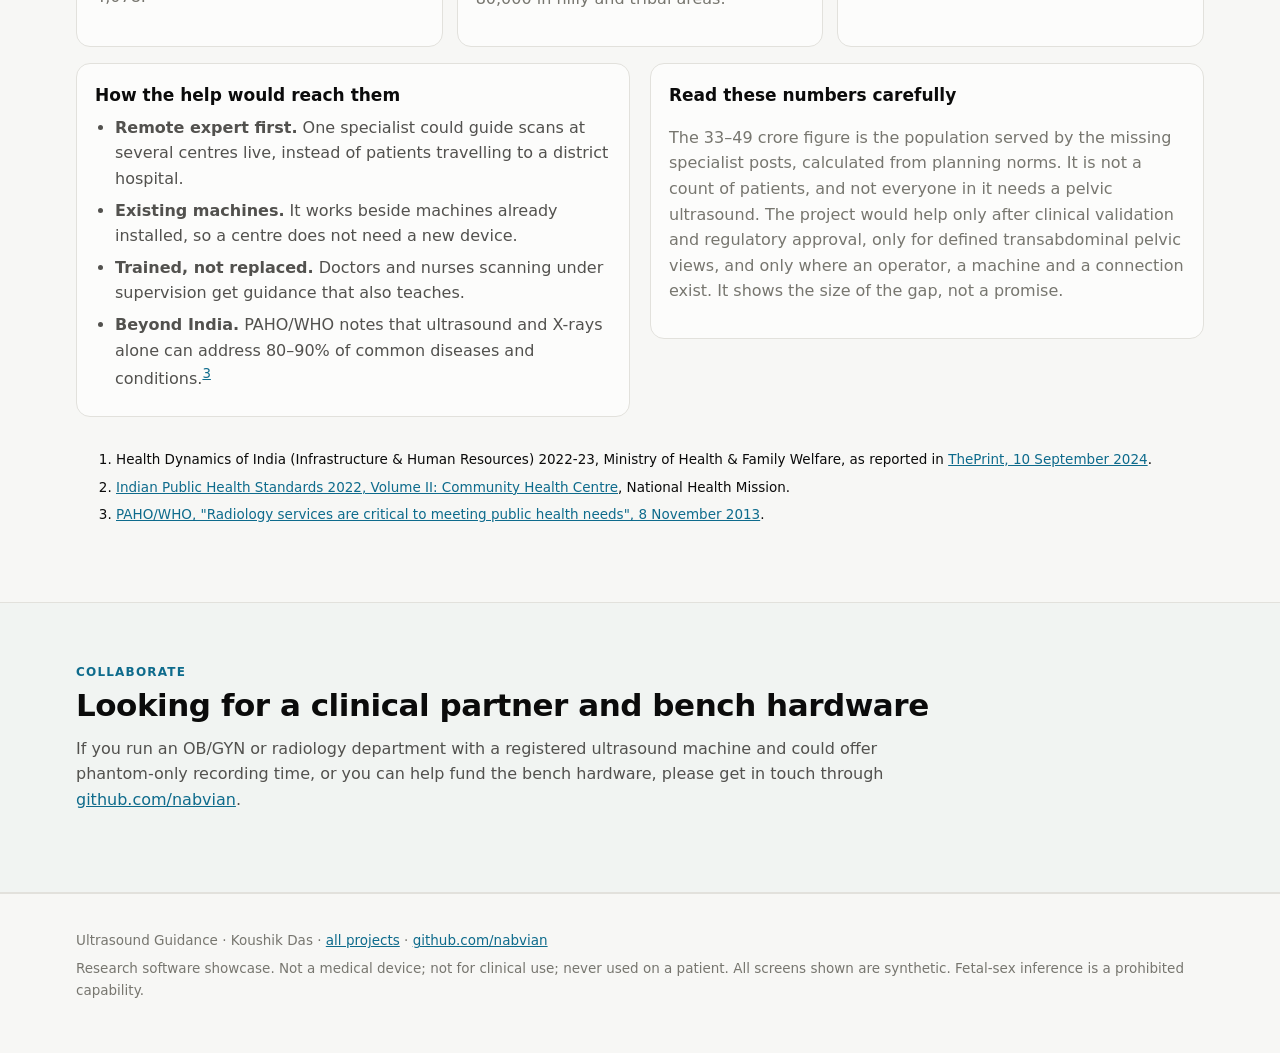
<file: projects/ultrasound-guidance/index.html>
<!doctype html>
<html lang="en">
<head>
<meta charset="utf-8">
<meta name="viewport" content="width=device-width, initial-scale=1">
<title>Ultrasound Guidance — a trustworthy picture first, guidance second</title>
<meta name="description" content="A manufacturer-independent layer that sits beside existing ultrasound machines: capture the live picture, prove it is live, then help the operator reach a defined transabdominal pelvic view. Research showcase; code private; not a medical device.">
<meta property="og:title" content="Ultrasound Guidance — a trustworthy picture first, guidance second">
<meta property="og:description" content="Capture any ultrasound machine's video, prove every frame is live, and only then guide. 332 of 332 injected stalls caught on replay; real hardware is next.">
<meta property="og:image" content="https://nabvian.github.io/projects/ultrasound-guidance/fixture-screens.png">
<link rel="icon" href="logo.svg" type="image/svg+xml">
<link rel="stylesheet" href="../showcase.css">
<style>
  :root { --brand: #0e6b8c; --brand-soft: #e2f1f7; --on-brand: #ffffff; }
  @media (prefers-color-scheme: dark) { :root:not([data-theme="light"]) { --brand: #6cc4e0; --brand-soft: #12303b; --on-brand: #06222c; } }
  :root[data-theme="dark"] { --brand: #6cc4e0; --brand-soft: #12303b; --on-brand: #06222c; }
  .brand i { background: url(logo.svg) center / cover no-repeat; }
  .hero-logo { width: 72px; height: 72px; border-radius: 16px; margin-bottom: 14px; display: block; }
  .chain { display: flex; flex-wrap: wrap; gap: 6px; align-items: center; margin-top: 12px; font-size: 13.5px; }
  .chain span { padding: 4px 10px; border-radius: 99px; background: var(--surface-1); border: 1px solid var(--line); color: var(--text-secondary); }
  .chain span:first-child { background: var(--brand-soft); color: var(--brand); border-color: transparent; font-weight: 650; }
  .chain b { color: var(--text-muted); font-weight: 700; }
  .bars { display: grid; gap: 14px; }
  .bar-row { display: grid; grid-template-columns: minmax(130px, 0.9fr) minmax(0, 2fr); gap: 12px; align-items: center; font-size: 14px; }
  .bar-row .lbl { color: var(--text-primary); font-weight: 600; }
  .bar-row .lbl small { display: block; color: var(--text-muted); font-weight: 400; }
  .track { position: relative; height: 26px; border-radius: 6px; background: var(--surface-2); }
  .fill { position: absolute; left: 0; top: 0; bottom: 0; border-radius: 6px; background: var(--brand); }
  .fill.before { background: color-mix(in srgb, var(--text-muted) 45%, transparent); height: 10px; top: 0; bottom: auto; }
  .fill.after { top: auto; height: 14px; bottom: 0; }
  .limit { position: absolute; top: -4px; bottom: -4px; border-left: 2px dashed var(--bad); }
  .val { position: absolute; top: 3px; font-size: 12.5px; font-variant-numeric: tabular-nums; color: var(--text-secondary); white-space: nowrap; }
  .axis-note { display: flex; justify-content: space-between; font-size: 12px; color: var(--text-muted); margin-top: 4px; }
  .matrix td.num { font-weight: 650; }
  .matrix td.hi { background: var(--brand-soft); color: var(--brand); }
  .impact-num { font-size: clamp(34px, 5vw, 50px); font-weight: 780; letter-spacing: -0.03em; line-height: 1.05; color: var(--brand); }
  .never li { margin-bottom: 8px; }
  .never b { color: var(--text-primary); }
  .sources li { margin-bottom: 6px; font-size: 13.5px; }
  .phase .k { display: block; margin-top: 8px; font-size: 12.5px; color: var(--warn); }
  .road.done { border-color: color-mix(in srgb, var(--good) 45%, var(--line)); }
  .road.done::before { content: "✓"; color: var(--good); }
</style>
</head>
<body>
<a class="skip" href="#main">Skip to content</a>
<div class="notice-bar" role="note"><strong>Research software showcase.</strong> The source code is private. This is not a medical device, it has never been used on a patient, and fetal-sex inference is a prohibited capability by design.</div>
<header class="topbar">
  <div class="wrap topbar-inner">
    <a class="brand" href="#top"><i aria-hidden="true"></i>Ultrasound Guidance</a>
    <nav aria-label="Sections">
      <a href="#what">What it is</a>
      <a href="#status">Where it stands</a>
      <a href="#roadmap">Future scope</a>
      <a href="#how">How to get there</a>
      <a href="#impact">Who it helps</a>
      <a href="/">All projects</a>
    </nav>
  </div>
</header>

<main id="main">
<section class="hero" id="top">
  <div class="wrap">
    <img class="hero-logo" src="logo.svg" alt="Ultrasound Guidance logo: a probe, its scan fan and a check mark" width="72" height="72">
    <div class="chips"><span class="chip brand">Medical imaging · acquisition assistance</span><span class="chip">Rust · replay-first</span><span class="chip">Code private · showcase</span></div>
    <h1>A trustworthy picture first. Guidance second.</h1>
    <p class="lede">Ultrasound Guidance is a layer that sits beside the ultrasound machines hospitals already own. It captures the machine's live video, proves every frame is really live, and only then helps the person holding the probe reach a defined view. The first clinical target is transabdominal pelvic and gynaecological scanning. Today the capture-and-safety foundation is built and tested on recorded video; real hardware is the next step.</p>
    <div class="hero-actions">
      <a class="button" href="#status">See what is proven</a>
      <a class="button ghost" href="#impact">Who it could help</a>
    </div>
    <div class="stats">
      <div class="stat"><strong>332 / 332</strong><span>injected video stalls caught, every one within 250 ms (limit: 1 s)</span></div>
      <div class="stat"><strong>0</strong><span>false "video lost" alarms in 10.9 hours of normal-use replay</span></div>
      <div class="stat"><strong>74 / 74</strong><span>torn frames (half old image, half new) kept out of the pipeline</span></div>
      <div class="stat"><strong>0</strong><span>real capture cards tested so far: all evidence is from replay, and this page says so throughout</span></div>
    </div>
  </div>
</section>

<section id="what" class="band">
  <div class="wrap two-col">
    <div>
      <p class="eyebrow">The problem</p>
      <h2>Ultrasound depends on who holds the probe</h2>
      <p class="muted">An ultrasound picture is only as good as the hand that makes it: where the probe sits, how it tilts and rotates, and what settings are on the machine. Where no experienced specialist is present, a scan may be incomplete or never happen. Software that could help already exists for some products, but it is usually tied to one manufacturer's new machines, not the older ones already in service.</p>
      <p class="muted">There is a second, quieter problem. The only data path every machine shares is its video output, read through a cheap HDMI capture card. Those cards can silently repeat the last frame, drop frames, or report wrong timestamps. Guidance based on a frozen picture is worse than no guidance at all.</p>
    </div>
    <div>
      <p class="eyebrow">The approach</p>
      <h2>Sit beside the machine; never trust a frame by default</h2>
      <p class="muted">Ultrasound Guidance does not replace or control the ultrasound machine, and it never moves the probe. It reads the video output, checks every frame, and keeps a human in charge.</p>
      <ul class="plain">
        <li><b>Capture</b> from any machine with a video output, a DICOM file or a network stream.</li>
        <li><b>Prove the picture is live</b> before anything else uses it, and say so on screen when it is not.</li>
        <li><b>Guide</b> with a small, clinician-approved set of advisory instructions such as "rotate clockwise" or "hold", only when the picture is trusted.</li>
        <li><b>Fall back safely</b> when anything fails:</li>
      </ul>
      <div class="chain" aria-label="Degradation chain">
        <span>AI guidance</span><b>→</b><span>rule-based guidance</span><b>→</b><span>remote expert</span><b>→</b><span>audio only</span><b>→</b><span>view only</span><b>→</b><span>record only</span><b>→</b><span>guidance off</span>
      </div>
    </div>
  </div>
</section>

<section id="architecture">
  <div class="wrap">
    <p class="eyebrow">What is built · the capture-and-safety foundation</p>
    <h2>Four checks between the machine and anything that uses its picture</h2>
    <p class="section-copy">Every frame passes through the same four stages, whether it comes from a live capture card, a recorded file or a DICOM cine. Only frames that pass are allowed to drive guidance.</p>
    <div class="arch">
      <article class="stage"><span class="n">Stage 1</span><b>Capture</b><ul><li>HDMI/USB capture cards, recorded video, DICOM files</li><li>Every frame re-stamped on the system's own clock; the card's timestamps are never trusted</li><li>Each lost frame counted</li></ul></article>
      <article class="stage"><span class="n">Stage 2</span><b>Validate</b><ul><li>Find the imaging area on a known screen layout</li><li>Mask on-screen patient details</li><li>Reject wrong sizes, black screens and unknown layouts</li></ul></article>
      <article class="stage"><span class="n">Stage 3</span><b>Is it live?</b><ul><li>Five states: live and moving, live and still, machine frozen, capture stalled, unknown</li><li>Detect new frames vs repeats, and torn frames</li><li>Guidance allowed only after 0.5 s of confirmed live picture</li></ul></article>
      <article class="stage"><span class="n">Stage 4</span><b>Record &amp; audit</b><ul><li>Recordings with a checksum on every frame</li><li>A tamper-evident, hash-chained event log</li><li>Recordings replay through the same pipeline</li></ul></article>
    </div>
    <div class="rail"><b>Core rule:</b> no single component may fail silently. A failure must be detected, its unsafe output suppressed, the failure shown on screen, a safe state entered, and the event logged.</div>
  </div>
</section>

<section id="status" class="band">
  <div class="wrap">
    <p class="eyebrow">Where it stands · October 2026</p>
    <h2>Built and tested on recorded video. Not yet on real hardware.</h2>
    <p class="section-copy">All results below come from replaying recorded video with faults deliberately injected, plus 10 hours of normal-use replay with fresh random seeds. The recordings are synthetic machine screens built around a public cardiac ultrasound clip, so the content is not pelvic and no real capture card is involved. Every number must be re-measured on real hardware before it means anything clinically.</p>

    <div class="table-wrap card">
      <table class="claims">
        <thead><tr><th>Check</th><th>Requirement</th><th>Result on replay</th><th>Status</th></tr></thead>
        <tbody>
          <tr><td>Video stall detected</td><td>≥ 99% within 1 s</td><td>332 of 332 (100%)</td><td><span class="status ok">PASS · replay</span></td></tr>
          <tr><td>Stall detection time</td><td>≤ 1 s</td><td>median 217 ms, worst 250 ms</td><td><span class="status ok">PASS · replay</span></td></tr>
          <tr><td>False "video lost" alarms</td><td>≤ 1 per 8 h</td><td>0 in 10.9 h</td><td><span class="status ok">PASS · replay</span></td></tr>
          <tr><td>Dropped frames reported</td><td>none missed</td><td>57 of 57, each counted exactly</td><td><span class="status ok">PASS · replay</span></td></tr>
          <tr><td>Unknown screen layout</td><td>no guidance</td><td>100% blocked</td><td><span class="status ok">PASS · replay</span></td></tr>
          <tr><td>Torn frames excluded</td><td>report</td><td>74 of 74, 1 false alarm</td><td><span class="status ok">replay</span></td></tr>
          <tr><td>New frames recognised</td><td>report</td><td>99.07% found, 99.48% correct</td><td><span class="status ok">replay</span></td></tr>
          <tr><td>Medical image file parser</td><td>no crashes</td><td>3,000 corrupted files, 0 crashes</td><td><span class="status ok">PASS</span></td></tr>
          <tr><td>Real capture cards</td><td>per-card conformance test</td><td>procedure written; no card bought yet</td><td><span class="status warn">OPEN · needs hardware</span></td></tr>
          <tr><td>Screen-to-software delay</td><td>≤ 50 ms (95th percentile)</td><td>light-sensor rig designed; not built</td><td><span class="status warn">OPEN · needs hardware</span></td></tr>
          <tr><td>2 hours on a real machine</td><td>phantom only, no patients</td><td>protocol written; needs a registered facility</td><td><span class="status warn">OPEN · needs a collaborator</span></td></tr>
          <tr><td>Remote expert, probe tracking, AI</td><td>later milestones</td><td>designed, not started</td><td><span class="status">NOT STARTED</span></td></tr>
        </tbody>
      </table>
    </div>

    <div class="two-col" style="margin-top:16px">
      <div class="card">
        <h3>How fast each kind of stall is caught</h3>
        <p class="muted small">Bar = worst case; label = median. Dashed line = the 1-second limit.</p>
        <div class="bars" role="img" aria-label="Frozen buffer: median 233 ms, worst 250 ms over 200 stalls. No frames: median 83 ms, worst 85 ms over 100 stalls. No signal: median under 1 ms, worst 17 ms over 32 stalls. Limit 1000 ms.">
          <div class="bar-row"><span class="lbl">Frozen picture<small>card repeats last frame · 200 stalls</small></span><div class="track"><div class="fill" style="width:25%"></div><div class="limit" style="left:100%"></div><span class="val" style="left:calc(25% + 8px)">median 233 ms · worst 250 ms</span></div></div>
          <div class="bar-row"><span class="lbl">No frames arrive<small>cable or card stops · 100 stalls</small></span><div class="track"><div class="fill" style="width:8.5%"></div><div class="limit" style="left:100%"></div><span class="val" style="left:calc(8.5% + 8px)">median 83 ms · worst 85 ms</span></div></div>
          <div class="bar-row"><span class="lbl">No signal<small>black screen · 32 stalls</small></span><div class="track"><div class="fill" style="width:1.7%"></div><div class="limit" style="left:100%"></div><span class="val" style="left:calc(1.7% + 8px)">median &lt;1 ms · worst 17 ms</span></div></div>
        </div>
        <div class="axis-note"><span>0 ms</span><span>1,000 ms limit</span></div>
      </div>
      <div class="card">
        <h3>What changed after the 2 October fixes</h3>
        <p class="muted small">Grey = before, blue = after. Two report-only checks were weak; both were fixed and re-tested, including a fresh 10-hour run.</p>
        <div class="bars" role="img" aria-label="Torn frames excluded: 82% before, 100% after. New frames recognised: 87.5% before, 99.07% after. Still pictures usable for guidance: 77.7% before, 99.9% after.">
          <div class="bar-row"><span class="lbl">Torn frames excluded</span><div class="track"><div class="fill before" style="width:82%"></div><div class="fill after" style="width:100%"></div></div></div>
          <div class="bar-row"><span class="lbl">New frames recognised</span><div class="track"><div class="fill before" style="width:87.5%"></div><div class="fill after" style="width:99.07%"></div></div></div>
          <div class="bar-row"><span class="lbl">Still pictures usable<small>not wrongly marked "unknown"</small></span><div class="track"><div class="fill before" style="width:77.7%"></div><div class="fill after" style="width:99.9%"></div></div></div>
        </div>
        <details class="table-view"><summary>Table view</summary><div class="table-wrap"><table><thead><tr><th>Check</th><th class="num">Before</th><th class="num">After</th></tr></thead><tbody><tr><td>Torn frames excluded</td><td class="num">61 / 74</td><td class="num">74 / 74</td></tr><tr><td>New frames recognised</td><td class="num">87.50%</td><td class="num">99.07%</td></tr><tr><td>Still pictures marked "unknown" (10 h run)</td><td class="num">22.3%</td><td class="num">0.1%</td></tr></tbody></table></div></details>
      </div>
    </div>

    <div class="two-col">
      <div class="card">
        <h3>Does the system agree with the truth?</h3>
        <p class="muted small">10-hour normal-use replay, 2.19 million frames; each row is the true state, as a percentage of that row.</p>
        <div class="table-wrap"><table class="matrix">
          <thead><tr><th>True state ↓ · system says →</th><th class="num">Live, moving</th><th class="num">Live, still</th><th class="num">Frozen</th><th class="num">Unknown</th></tr></thead>
          <tbody>
            <tr><td>Live, moving</td><td class="num hi">99.84</td><td class="num">0.12</td><td class="num">0</td><td class="num">0.04</td></tr>
            <tr><td>Live, still</td><td class="num">3.24</td><td class="num hi">96.70</td><td class="num">0</td><td class="num">0.06</td></tr>
            <tr><td>Machine frozen</td><td class="num">0</td><td class="num">0</td><td class="num hi">100</td><td class="num">0</td></tr>
          </tbody>
        </table></div>
        <p class="muted small">"Live, moving" and "live, still" both allow guidance, so the 3.24% between them is not a safety error. A frozen machine was never mistaken for a live one.</p>
      </div>
      <div class="card">
        <h3>What "frozen" and "stalled" mean</h3>
        <ul class="plain">
          <li><b>Machine frozen</b>: the operator pressed freeze. The machine shows a freeze symbol and its on-screen clock keeps running. Safe and expected.</li>
          <li><b>Capture stalled</b>: the picture stopped updating without the operator knowing, because a cable, card or driver failed. Guidance must stop at once.</li>
          <li><b>Unknown</b>: the system cannot tell. Guidance stays off, but no alarm is raised.</li>
        </ul>
        <p class="muted small">Telling these apart is the hard part: a stalled capture card often keeps sending the last picture, which looks exactly like a live but still scene.</p>
      </div>
    </div>
    <div class="card">
      <h3>The test screens</h3>
      <p class="muted small">Synthetic machine screens used for replay. Boxes show what the system looks for. The name on screen is a placeholder, not a patient. Image content: a public cardiac test clip from the pydicom-data collection.</p>
      <img src="fixture-screens.png" alt="Three synthetic ultrasound machine screens: live imaging, a machine freeze with the freeze symbol shown, and an unrecognised dual-view layout marked unknown" width="1933" height="458" loading="lazy" style="width:100%;height:auto;border-radius:10px;border:1px solid var(--line);background:#fff">
    </div>
  </div>
</section>

<section id="roadmap">
  <div class="wrap">
    <p class="eyebrow">Future scope</p>
    <h2>From a trusted picture to safe guidance, one proven step at a time</h2>
    <p class="section-copy">Each milestone must pass its own tests before the next one starts. The order is deliberate: the AI comes late, after capture, remote help and tracking are proven, and it always runs behind a deterministic safety supervisor.</p>
    <ol class="roadmap">
      <li class="road done"><b>Replay foundation</b><ul><li>Capture, validation, live/frozen detection, recording and audit, all on recorded video</li><li>Done, October 2026</li></ul></li>
      <li class="road"><b>Live capture</b><ul><li>Real capture cards on 1–2 machines, measured with a light-sensor rig</li><li>Thresholds re-derived from real captures</li></ul></li>
      <li class="road"><b>Remote expert</b><ul><li>Ultrasound picture + probe camera streamed to a specialist who can talk, point and annotate</li><li>A frozen stream must never look live</li></ul></li>
      <li class="road"><b>Probe tracking</b><ul><li>Probe position and angle, synchronised with each frame</li><li>Used to build training data; never required at runtime</li></ul></li>
      <li class="road"><b>View &amp; quality AI</b><ul><li>Recognises the target pelvic view and whether it is technically adequate</li><li>A quality meter and auto-capture, not a diagnosis</li></ul></li>
      <li class="road"><b>Rule-based copilot</b><ul><li>Deterministic, clinician-approved instructions with abstention</li><li>Runs in shadow mode first</li></ul></li>
      <li class="road"><b>AI copilot</b><ul><li>Learned from expert-guided scans</li><li>Always behind the safety supervisor; never unconstrained learning on patients</li></ul></li>
      <li class="road"><b>Cross-brand product</b><ul><li>Many machine brands, offline use, hospital integration, security, signed updates</li><li>External clinical validation</li></ul></li>
      <li class="road"><b>Clinical modules</b><ul><li>Measurements and decision support, each as a separately validated module</li><li>Only after everything above</li></ul></li>
    </ol>
  </div>
</section>

<section id="how" class="band">
  <div class="wrap">
    <p class="eyebrow">How to get there</p>
    <h2>Four phases, each with a reason to stop</h2>
    <p class="section-copy">Every phase has a written kill criterion: a result that would end or redirect the project rather than let it drift. India first, under CDSCO medical-device rules, the PCPNDT Act, the Telemedicine Practice Guidelines and the DPDP Act.</p>
    <div class="grid4">
      <article class="who phase"><b>Phase 1 · solo · 0–6 months</b><p>Replay foundation (done), live capture on 1–2 machines, a first remote-expert version. Needs bench hardware: capture cards and a light-sensor rig.</p><span class="k">Stop if: no stable capture on two capture classes.</span></article>
      <article class="who phase"><b>Phase 2 · 3–12 months</b><p>An OB/GYN clinical collaborator and a regulatory adviser join. A phantom (training dummy) rig and probe tracking.</p><span class="k">Stop if: no signed clinical collaborator by month 9.</span></article>
      <article class="who phase"><b>Phase 3 · 12–30 months</b><p>Annotators and ML engineers. Pilot data under ethics approval, the view and quality AI, and the rule-based copilot in shadow mode.</p><span class="k">Stop if: the AI misses its accuracy floor for any patient subgroup after two model cycles.</span></article>
      <article class="who phase"><b>Phase 4 · 24 months +</b><p>A funded team. The AI copilot in shadow mode, a formal clinical investigation, and the cross-brand product.</p><span class="k">Regulatory approval decides release, not the team.</span></article>
    </div>
    <div class="two-col" style="margin-top:20px">
      <div class="card">
        <h3>What is needed next</h3>
        <ul class="plain">
          <li><b>Bench hardware</b>: a reference HDMI capture card, two low-cost cards, a splitter, and a light-sensor rig built on two Raspberry Pi Pico boards. No ultrasound machine or patient is involved: a laptop plays a numbered test video into the cards.</li>
          <li><b>A clinical collaborator</b>: an OB/GYN or radiology department with a registered ultrasound machine, for phantom-only recording sessions. In India an individual cannot lawfully buy an ultrasound machine, so this must go through a registered facility.</li>
          <li><b>External roles</b> a solo engineer cannot fill: protocol sign-off by clinicians, usability testing, penetration testing and regulatory submissions.</li>
        </ul>
      </div>
      <div class="card">
        <h3>What it will never do</h3>
        <ul class="plain never">
          <li><b>No fetal-sex inference.</b> It is a prohibited capability, not a disabled feature.</li>
          <li><b>No diagnosis.</b> The AI judges whether a view is technically adequate, not what it shows.</li>
          <li><b>No machine control.</b> It never changes machine settings or moves the probe; the operator stays in charge.</li>
          <li><b>No measurements from uncalibrated pixels.</b> Measurements stay off unless calibration is validated.</li>
          <li><b>No overstated scope.</b> It assists with defined transabdominal pelvic views; it never claims a complete pelvic examination. Transvaginal scanning is out of scope.</li>
        </ul>
      </div>
    </div>
  </div>
</section>

<section id="impact">
  <div class="wrap">
    <p class="eyebrow">If it succeeds · who it helps</p>
    <h2>Where the specialist is missing, the machine often is not</h2>
    <p class="section-copy">India's public health standard lists obstetric and gynaecological ultrasound among the equipment of a rural Community Health Centre (CHC), and expects the obstetrician-gynaecologist there to provide ultrasonography if trained in it. Most rural CHCs do not have that specialist.</p>
    <div class="grid3">
      <div class="card"><div class="impact-num">74.2%</div><p class="muted">of the obstetrician-gynaecologist posts needed at India's rural CHCs were unfilled in March 2023: 1,413 in post against 5,491 required, a shortfall of 4,078.<sup><a href="#s1">1</a></sup></p></div>
      <div class="card"><div class="impact-num">1 per 1.2 lakh</div><p class="muted">people: each rural CHC is planned to serve 1,20,000 people in the plains and 80,000 in hilly and tribal areas.<sup><a href="#s2">2</a></sup></p></div>
      <div class="card"><div class="impact-num">33–49 crore</div><p class="muted">people (about 330–490 million) live in the areas the 4,078 missing specialists are meant to serve: 4,078 × 80,000 to 4,078 × 1,20,000.</p></div>
    </div>
    <div class="two-col">
      <div class="card">
        <h3>How the help would reach them</h3>
        <ul class="plain">
          <li><b>Remote expert first.</b> One specialist could guide scans at several centres live, instead of patients travelling to a district hospital.</li>
          <li><b>Existing machines.</b> It works beside machines already installed, so a centre does not need a new device.</li>
          <li><b>Trained, not replaced.</b> Doctors and nurses scanning under supervision get guidance that also teaches.</li>
          <li><b>Beyond India.</b> PAHO/WHO notes that ultrasound and X-rays alone can address 80–90% of common diseases and conditions.<sup><a href="#s3">3</a></sup></li>
        </ul>
      </div>
      <div class="card">
        <h3>Read these numbers carefully</h3>
        <p class="muted">The 33–49 crore figure is the population served by the missing specialist posts, calculated from planning norms. It is not a count of patients, and not everyone in it needs a pelvic ultrasound. The project would help only after clinical validation and regulatory approval, only for defined transabdominal pelvic views, and only where an operator, a machine and a connection exist. It shows the size of the gap, not a promise.</p>
      </div>
    </div>
    <ol class="sources">
      <li id="s1">Health Dynamics of India (Infrastructure &amp; Human Resources) 2022-23, Ministry of Health &amp; Family Welfare, as reported in <a href="https://theprint.in/health/rural-india-has-an-80-shortfall-of-specialist-doctors-mp-gujarat-tamil-nadu-worst-off/2259874/">ThePrint, 10 September 2024</a>.</li>
      <li id="s2"><a href="https://nhm.gov.in/images/pdf/guidelines/iphs/iphs-revised-guidlines-2022/02-CHC_IPHS_Guidelines-2022.pdf">Indian Public Health Standards 2022, Volume II: Community Health Centre</a>, National Health Mission.</li>
      <li id="s3"><a href="https://www.paho.org/en/news/8-11-2013-radiology-services-are-critical-meeting-public-health-needs">PAHO/WHO, "Radiology services are critical to meeting public health needs", 8 November 2013</a>.</li>
    </ol>
  </div>
</section>

<section id="collaborate" class="band">
  <div class="wrap">
    <p class="eyebrow">Collaborate</p>
    <h2>Looking for a clinical partner and bench hardware</h2>
    <p class="section-copy">If you run an OB/GYN or radiology department with a registered ultrasound machine and could offer phantom-only recording time, or you can help fund the bench hardware, please get in touch through <a href="https://github.com/nabvian">github.com/nabvian</a>.</p>
  </div>
</section>
</main>

<footer class="footer">
  <div class="wrap">
    <p>Ultrasound Guidance · Koushik Das · <a href="/">all projects</a> · <a href="https://github.com/nabvian">github.com/nabvian</a></p>
    <p>Research software showcase. Not a medical device; not for clinical use; never used on a patient. All screens shown are synthetic. Fetal-sex inference is a prohibited capability.</p>
  </div>
</footer>
</body>
</html>
</file>
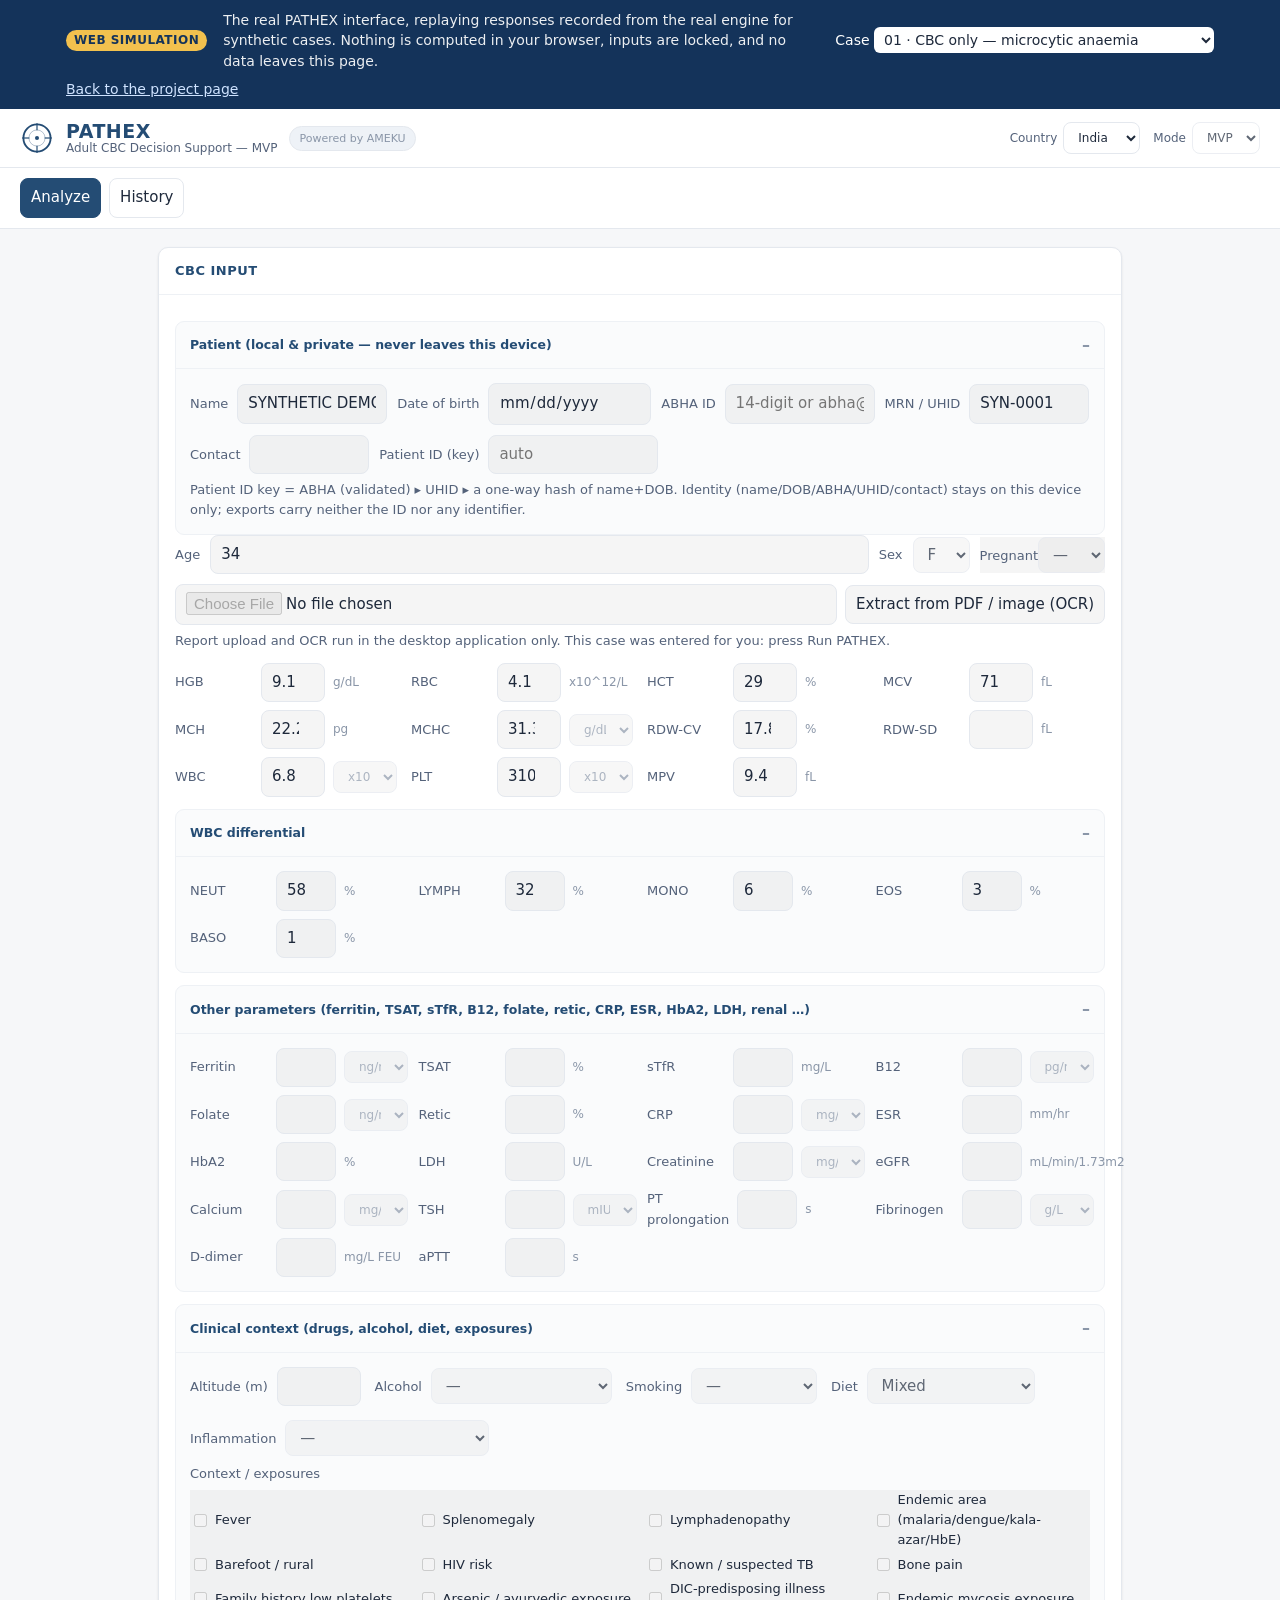
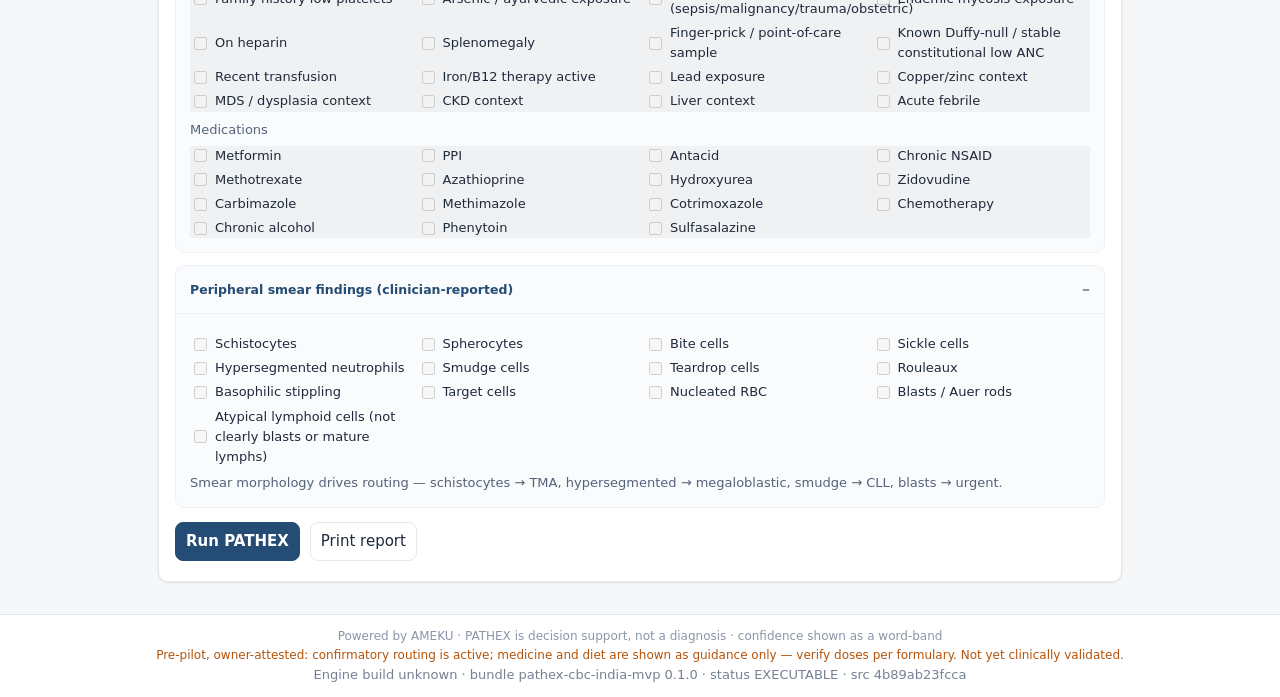
<file: projects/pathex/demo/index.html>
<!doctype html>
<html lang="en">
<head>
<script>window.__PATHEX_SIM__={"health":{"bundle_id":"pathex-cbc-india-mvp","bundle_version":"0.1.0","engine_build_id":"unknown","executable_status":"EXECUTABLE","mode":"mvp","ocr":true,"source_authority_sha256_12":"4b89ab23fcca","status":"LIVE"},"manifest":{"active_country":"india","active_tier":"mvp","aesthetic":{"theme_token":"pathex-base","note":"Identical look/layout system for India and Africa. Country never restyles."},"panel_registry":{"classification":{"title":"Result","source":"engine","binds_to":["states.label","scores.tier","narrative.text"]},"flags":{"title":"Flags & safety","source":"engine","binds_to":["flags"]},"confirmatory_basic":{"title":"Recommended confirmatory test","source":"engine","binds_to":["next_actions"]},"reasoning_layer":{"title":"Why \u2014 reasoning","source":"engine","binds_to":["narrative.text"]},"confirmatory_route":{"title":"Confirmatory route","source":"engine","binds_to":["next_actions","narrative.text"]},"management_direction":{"title":"Management Suggestion (Suggestion to Clinician)","source":"engine","binds_to":["narrative.text"]},"ingested_results":{"title":"Added test results","source":"engine","binds_to":["ingested_results"]},"re_ranking":{"title":"Re-ranked differential","source":"engine","binds_to":["re_ranking"]},"handoff":{"title":"Scope / handoff","source":"engine","binds_to":["narrative.safety_critical","flags"]},"history":{"title":"Report history","source":"local","binds_to":[]}},"ip_protection":{"confidence":"word_band_only","forbid_surfacing":["scores.value","states.global_class_id","states.namespace","scores.modifiers_applied","narrative.template_id","audit.events"],"note":"UI shows clinician-facing wording only (narrative text, next_actions, flags, word-band). No rule IDs / enum internals / engine variable names reach the DOM."},"privacy":{"shared_artifact":"zero_pii_by_allow_list","history":"immutable_append_only_sha256"},"countries":{"india":{"file_version":"1.1.0","schema_version":"1.0.0","file_id":"UI_COUNTRY_INDIA","schema":"schemas/presentation/country.schema.json","country_id":"india","display_name":"India","locale_default":"en-IN","labels":{"app_subtitle":"Adult CBC Decision Support","programme_section_title":"National programmes"},"programmes_named":["Anemia Mukt Bharat (AMB)","ICMR / ICMR-NIN","National Health Mission (NHM)"],"region_note":"Adult, non-pregnant scope. Paediatric/maternal cases are handed off per engine scope gates.","abdm":{"applicable":true,"status":"aligned-ready \u2014 certification pending official ABDM process + current-spec verification + audit","consent_hook":"enabled","abha_health_id":{"adapter_point":"present","required":false,"note":"[VERIFY against current ABDM spec] \u2014 no ABDM spec value hardcoded here."},"see":"ABDM_ALIGNMENT_NOTES.md"}},"africa":{"file_version":"1.1.0","schema_version":"1.0.0","file_id":"UI_COUNTRY_AFRICA","schema":"schemas/presentation/country.schema.json","country_id":"africa","display_name":"Africa","locale_default":"en","labels":{"app_subtitle":"Adult CBC Decision Support","programme_section_title":"Regional programmes"},"programmes_named":["WHO Regional Office for Africa (WHO-AFRO)"],"region_note":"Region note: per-country deployment; Africa has its own per-country data-protection regimes.","abdm":{"applicable":false,"status":"not applicable (India-only programme)"},"data_protection_hook":{"present":true,"regime":"[VERIFY per deployment country]","consent_hook":"enabled","note":"Equivalent consent/de-identification hook; the specific national regime is set per deployment, not assumed."}}},"tiers":{"mvp":{"file_version":"1.1.0","schema_version":"1.0.0","file_id":"UI_TIER_MVP","schema":"schemas/presentation/tier.schema.json","tier_id":"mvp","display_name":"MVP","panels":["classification","reasoning_layer","confirmatory_route","management_direction","flags","handoff","history"]}},"_note":"NON-CLINICAL UI presentation config. No thresholds/rule-ids/diagnoses. Served at GET /manifest."},"cases":{"01":{"title":"CBC only \u2014 microcytic anaemia","kind":"CBC","request":{"parameters":{"HGB":{"value":{"kind":"Number","value":9.1},"unit":"g/dL"},"RBC":{"value":{"kind":"Number","value":4.1},"unit":"x10^12/L"},"HCT":{"value":{"kind":"Number","value":29},"unit":"%"},"MCV":{"value":{"kind":"Number","value":71},"unit":"fL"},"MCH":{"value":{"kind":"Number","value":22.2},"unit":"pg"},"MCHC":{"value":{"kind":"Number","value":31.3},"unit":"g/dL"},"RDW_CV":{"value":{"kind":"Number","value":17.8},"unit":"%"},"WBC":{"value":{"kind":"Number","value":6.8},"unit":"x10^9/L"},"PLT":{"value":{"kind":"Number","value":310},"unit":"x10^9/L"},"MPV":{"value":{"kind":"Number","value":9.4},"unit":"fL"},"NEUT":{"value":{"kind":"Number","value":58},"unit":"%"},"LYMPH":{"value":{"kind":"Number","value":32},"unit":"%"},"MONO":{"value":{"kind":"Number","value":6},"unit":"%"},"EOS":{"value":{"kind":"Number","value":3},"unit":"%"},"BASO":{"value":{"kind":"Number","value":1},"unit":"%"}},"context":{"age":{"kind":"Number","value":34},"sex":{"kind":"Text","value":"FEMALE"}}},"status":200,"response":{"classification":[{"label":"HCT_NOT_HIGH"},{"label":"HGB_MODERATE"},{"label":"ANC_NORMAL"},{"label":"ALC_NORMAL"},{"label":"AMC_NORMAL"},{"label":"AEC_NORMAL"},{"label":"ABC_NORMAL"},{"label":"MCV_MICRO"},{"label":"MCH_LOW"},{"label":"RBC_NORMAL_FEMALE"},{"label":"RDW_CV_MILD"},{"label":"MENTZER_IDA"},{"label":"RDWI_IDA"},{"label":"PATRA_IDA"},{"label":"IDA_PROBABLE"}],"flags":["RBC_NORMAL_OR_LOW","RDW_MILD","RDW_ELEVATED","MICROCYTIC_CONFIRMED","ANEMIA_PRESENT","ANEMIA_SEVERITY_MODERATE","IDA_PATTERN_COMPLETE","TRIAD_ALIGNMENT_MEDIUM","MCH_THALASSAEMIA_SCREEN"],"indices":{"applicable":true,"caveat":"These are screening formulas. They triage, they never confirm; a ferritin read with a CRP, and haemoglobin electrophoresis or HPLC for HbA2, are what confirm. Three of the four share the MCV, so agreement between them is not independent corroboration. They also do not point the same way: two of them lean towards thalassaemia trait when the number is LOW and two when it is HIGH, so read each row's stated direction and never the column.","panel_name":"Discrimination indices (iron deficiency vs thalassaemia trait)","rows":[{"caveat":"The published cut-point is a single value, 13. The 12-to-14 indeterminate band is this system's own uncertainty zone, not a published convention, and it is what the written report uses.","cutoff":13.0,"direction":"Lower values lean towards thalassaemia trait, higher values towards iron deficiency.","display_name":"Mentzer","index_id":"MENTZER","interpretation":"Above the indeterminate band, which leans towards iron deficiency.","lean":"IDA","magnitude":17.32,"source":"Mentzer WC Jr. Lancet 1973;1(7808):882. PMID 4123424.","status":"ok"},{"caveat":"A lean only. This index comes from a single centre, 406 people aged 3 to 50, so it is not an adult series, and the same study reported the Mentzer index performing far worse than every other published series.","cutoff":5.3,"direction":"Higher values lean towards thalassaemia trait, lower values towards iron deficiency. This is the opposite direction to Mentzer and RDWI.","display_name":"Patra","index_id":"PATRA","interpretation":"Below 5.3, which leans towards iron deficiency.","lean":"IDA","magnitude":3.99,"source":"Patra S, Shome A, Patra CC, Mahto SK. J Family Med Prim Care 2025;14(11):4568-4573. PMID 41403526.","status":"ok"},{"caveat":"A candidate index from a single centre with a modest sample. The cut-point shown is the one that study re-derived for its own North Indian population; the index's original published cut-point is slightly higher. It should be checked against local data before it changes anything.","cutoff":42.14,"direction":"Higher values lean towards thalassaemia trait, lower values towards iron deficiency. This is the opposite direction to Mentzer and RDWI.","display_name":"CRUISE","index_id":"CRUISE","interpretation":"Above 42.14, which leans towards thalassaemia trait.","lean":"BTT","magnitude":43.08,"source":"Cureus 2024;16(7):e64048. PMID 39114184. DOI 10.7759/cureus.64048.","status":"ok"},{"caveat":null,"cutoff":220.0,"direction":"Lower values lean towards thalassaemia trait, higher values towards iron deficiency.","display_name":"RDWI","index_id":"RDWI","interpretation":"At or above 220, which leans towards iron deficiency.","lean":"IDA","magnitude":308.2,"source":"Jayabose S, Giamelli J, LevondogluTugal O, Sandoval C, Ozkaynak F, Visintainer P. J Pediatr Hematol Oncol 1999;21(4):314. DOI 10.1097/00043426-199907000-00040.","status":"ok"}]},"narrative":[{"safety_critical":false,"text":"The CBC pattern is consistent with Iron Deficiency Anaemia. Iron studies may be considered."},{"safety_critical":false,"text":"Microcytic hypochromic; discrimination indices favour iron-deficiency anaemia."},{"safety_critical":false,"text":"Confirm with ferritin/TSAT before treatment; indices are screening, not diagnostic."},{"safety_critical":false,"text":"Confirmatory: ferritin and transferrin saturation (iron studies); add Hb electrophoresis/HPLC if thalassaemia trait is not excluded. Management suggestion: after confirmation, oral iron \u2014 a ferrous salt, iron polymaltose, or ferrous ascorbate \u2014 with vitamin C to aid non-haem iron absorption; parenteral iron only for intolerance, malabsorption, or severe deficiency (specialist). Names only \u2014 verify dose, schedule and duration per formulary; treat the cause (diet, blood loss). Do not issue an iron order on the CBC alone."},{"safety_critical":false,"text":"Dietary: once iron deficiency is confirmed \u2014 non-vegetarian sources (liver/organ meat, red meat, poultry, fish) give the best-absorbed haem iron; vegetarian sources (green leafy vegetables, pulses/legumes, jaggery, sesame, dates, fortified flour/salt) are non-haem, so pair them with a vitamin-C food (amla, guava, citrus) and keep tea, coffee, milk and antacids away from those meals. Diet supports but does not replace medical iron; quantities per national dietary guidance (verify)."}],"next_actions":["IRON_STUDIES","HB_ELECTROPHORESIS"],"provenance":{"bundle_version":"0.1.0","engine_version":"1.0.0","source_authority_sha256":"4b89ab23fcca403551a732849a10e89e5a54fe2170a501de8776aa6818754a2f"},"scores":{"IDA_PROBABLE":{"band":"MEDIUM"}}}},"02":{"title":"Same CBC + iron studies","kind":"CBC + non-CBC","request":{"parameters":{"HGB":{"value":{"kind":"Number","value":9.1},"unit":"g/dL"},"RBC":{"value":{"kind":"Number","value":4.1},"unit":"x10^12/L"},"HCT":{"value":{"kind":"Number","value":29},"unit":"%"},"MCV":{"value":{"kind":"Number","value":71},"unit":"fL"},"MCH":{"value":{"kind":"Number","value":22.2},"unit":"pg"},"MCHC":{"value":{"kind":"Number","value":31.3},"unit":"g/dL"},"RDW_CV":{"value":{"kind":"Number","value":17.8},"unit":"%"},"WBC":{"value":{"kind":"Number","value":6.8},"unit":"x10^9/L"},"PLT":{"value":{"kind":"Number","value":310},"unit":"x10^9/L"},"MPV":{"value":{"kind":"Number","value":9.4},"unit":"fL"},"NEUT":{"value":{"kind":"Number","value":58},"unit":"%"},"LYMPH":{"value":{"kind":"Number","value":32},"unit":"%"},"MONO":{"value":{"kind":"Number","value":6},"unit":"%"},"EOS":{"value":{"kind":"Number","value":3},"unit":"%"},"BASO":{"value":{"kind":"Number","value":1},"unit":"%"},"FERRITIN":{"value":{"kind":"Number","value":6},"unit":"ng/mL"},"TSAT":{"value":{"kind":"Number","value":7},"unit":"%"}},"context":{"age":{"kind":"Number","value":34},"sex":{"kind":"Text","value":"FEMALE"}}},"status":200,"response":{"classification":[{"label":"HCT_NOT_HIGH"},{"label":"HGB_MODERATE"},{"label":"ANC_NORMAL"},{"label":"ALC_NORMAL"},{"label":"AMC_NORMAL"},{"label":"AEC_NORMAL"},{"label":"ABC_NORMAL"},{"label":"MCV_MICRO"},{"label":"MCH_LOW"},{"label":"RBC_NORMAL_FEMALE"},{"label":"RDW_CV_MILD"},{"label":"MENTZER_IDA"},{"label":"RDWI_IDA"},{"label":"PATRA_IDA"},{"label":"IDA"}],"flags":["RBC_NORMAL_OR_LOW","RDW_MILD","RDW_ELEVATED","MICROCYTIC_CONFIRMED","ANEMIA_PRESENT","ANEMIA_SEVERITY_MODERATE","IDA_PATTERN_COMPLETE","TRIAD_ALIGNMENT_MEDIUM","IRON_DEFICIENCY_CONFIRMED","IRON_RESTRICTED_ERYTHROPOIESIS","IRON_STUDIES_ALREADY_SUPPLIED","MCH_THALASSAEMIA_SCREEN"],"indices":{"applicable":true,"caveat":"These are screening formulas. They triage, they never confirm; a ferritin read with a CRP, and haemoglobin electrophoresis or HPLC for HbA2, are what confirm. Three of the four share the MCV, so agreement between them is not independent corroboration. They also do not point the same way: two of them lean towards thalassaemia trait when the number is LOW and two when it is HIGH, so read each row's stated direction and never the column.","panel_name":"Discrimination indices (iron deficiency vs thalassaemia trait)","rows":[{"caveat":"The published cut-point is a single value, 13. The 12-to-14 indeterminate band is this system's own uncertainty zone, not a published convention, and it is what the written report uses.","cutoff":13.0,"direction":"Lower values lean towards thalassaemia trait, higher values towards iron deficiency.","display_name":"Mentzer","index_id":"MENTZER","interpretation":"Above the indeterminate band, which leans towards iron deficiency.","lean":"IDA","magnitude":17.32,"source":"Mentzer WC Jr. Lancet 1973;1(7808):882. PMID 4123424.","status":"ok"},{"caveat":"A lean only. This index comes from a single centre, 406 people aged 3 to 50, so it is not an adult series, and the same study reported the Mentzer index performing far worse than every other published series.","cutoff":5.3,"direction":"Higher values lean towards thalassaemia trait, lower values towards iron deficiency. This is the opposite direction to Mentzer and RDWI.","display_name":"Patra","index_id":"PATRA","interpretation":"Below 5.3, which leans towards iron deficiency.","lean":"IDA","magnitude":3.99,"source":"Patra S, Shome A, Patra CC, Mahto SK. J Family Med Prim Care 2025;14(11):4568-4573. PMID 41403526.","status":"ok"},{"caveat":"A candidate index from a single centre with a modest sample. The cut-point shown is the one that study re-derived for its own North Indian population; the index's original published cut-point is slightly higher. It should be checked against local data before it changes anything.","cutoff":42.14,"direction":"Higher values lean towards thalassaemia trait, lower values towards iron deficiency. This is the opposite direction to Mentzer and RDWI.","display_name":"CRUISE","index_id":"CRUISE","interpretation":"Above 42.14, which leans towards thalassaemia trait.","lean":"BTT","magnitude":43.08,"source":"Cureus 2024;16(7):e64048. PMID 39114184. DOI 10.7759/cureus.64048.","status":"ok"},{"caveat":null,"cutoff":220.0,"direction":"Lower values lean towards thalassaemia trait, higher values towards iron deficiency.","display_name":"RDWI","index_id":"RDWI","interpretation":"At or above 220, which leans towards iron deficiency.","lean":"IDA","magnitude":308.2,"source":"Jayabose S, Giamelli J, LevondogluTugal O, Sandoval C, Ozkaynak F, Visintainer P. J Pediatr Hematol Oncol 1999;21(4):314. DOI 10.1097/00043426-199907000-00040.","status":"ok"}]},"narrative":[{"safety_critical":false,"text":"Anaemia with iron studies that confirm iron deficiency \u2014 the supplied ferritin is below the deficiency threshold, so this is measured iron deficiency rather than a pattern inferred from cell indices."},{"safety_critical":false,"text":"Confirmatory: the iron question is answered \u2014 do not repeat iron studies to make the diagnosis. The open question is the CAUSE: evaluate the gastrointestinal tract for occult blood loss, and in this setting also send stool for ova and parasites (hookworm/soil-transmitted helminths are a high-yield occult cause). In menstruating women take a menstrual history before attributing the loss elsewhere; coeliac disease and other malabsorption should be considered where the history fits. Management suggestion: oral iron \u2014 a ferrous salt, iron polymaltose, or ferrous ascorbate \u2014 taken with a vitamin-C source to aid non-haem iron absorption; parenteral iron is for intolerance, malabsorption or severe deficiency and is a specialist decision. Names only: verify dose, schedule and duration per formulary. Treating the anaemia without finding the cause leaves the cause untreated."},{"safety_critical":false,"text":"Dietary: haem iron (liver and organ meat, red meat, poultry, fish) is the best-absorbed source; vegetarian sources (green leafy vegetables, pulses and legumes, jaggery, sesame, dates, fortified flour or salt) are non-haem, so pair them with a vitamin-C food such as amla, guava or citrus, and keep tea, coffee, milk and antacids away from those meals. Diet supports but does not replace medical iron replacement; quantities per national dietary guidance (verify)."},{"safety_critical":true,"text":"Caution on trait exclusion: iron deficiency lowers HbA2, so a normal HbA2 measured while this patient is iron deficient does NOT exclude beta-thalassaemia trait. If a trait is suspected, repeat the electrophoresis or HPLC once iron-replete rather than acting on the value obtained now."}],"next_actions":["GI_EVALUATION_FOR_BLOOD_LOSS","STOOL_OVA_PARASITE"],"provenance":{"bundle_version":"0.1.0","engine_version":"1.0.0","source_authority_sha256":"4b89ab23fcca403551a732849a10e89e5a54fe2170a501de8776aa6818754a2f"},"scores":{"IDA":{"band":"HIGH"}}}},"03":{"title":"Microcytosis, high RBC, raised HbA2","kind":"CBC + non-CBC","request":{"parameters":{"HGB":{"value":{"kind":"Number","value":11.2},"unit":"g/dL"},"RBC":{"value":{"kind":"Number","value":5.9},"unit":"x10^12/L"},"HCT":{"value":{"kind":"Number","value":35.5},"unit":"%"},"MCV":{"value":{"kind":"Number","value":62},"unit":"fL"},"MCH":{"value":{"kind":"Number","value":19.5},"unit":"pg"},"MCHC":{"value":{"kind":"Number","value":31.2},"unit":"g/dL"},"RDW_CV":{"value":{"kind":"Number","value":13.6},"unit":"%"},"WBC":{"value":{"kind":"Number","value":7},"unit":"x10^9/L"},"PLT":{"value":{"kind":"Number","value":260},"unit":"x10^9/L"},"FERRITIN":{"value":{"kind":"Number","value":48},"unit":"ng/mL"},"HBA2":{"value":{"kind":"Number","value":5.4},"unit":"%"}},"context":{"age":{"kind":"Number","value":27},"sex":{"kind":"Text","value":"MALE"}}},"status":200,"response":{"classification":[{"label":"HCT_NOT_HIGH"},{"label":"HGB_MILD"},{"label":"MCV_MICRO"},{"label":"MCH_LOW"},{"label":"RBC_NORMAL_MALE"},{"label":"RDW_CV_NORMAL"},{"label":"MENTZER_THAL"},{"label":"RDWI_BTT"},{"label":"PATRA_IDA"},{"label":"BTT"}],"flags":["RBC_MICROCYTIC_THAL_TRIGGER","RBC_NORMAL_OR_LOW","RDW_NORMAL","MICROCYTIC_CONFIRMED","ANEMIA_PRESENT","ANEMIA_SEVERITY_MILD","THALASSEMIA_PATTERN_COMPLETE","TRIAD_ALIGNMENT_HIGH","IRON_STUDIES_ALREADY_SUPPLIED","HBA2_SUPPLIED","MCH_THALASSAEMIA_SCREEN","CONFIRM_VENOUS_HB"],"indices":{"applicable":true,"caveat":"These are screening formulas. They triage, they never confirm; a ferritin read with a CRP, and haemoglobin electrophoresis or HPLC for HbA2, are what confirm. Three of the four share the MCV, so agreement between them is not independent corroboration. They also do not point the same way: two of them lean towards thalassaemia trait when the number is LOW and two when it is HIGH, so read each row's stated direction and never the column.","panel_name":"Discrimination indices (iron deficiency vs thalassaemia trait)","rows":[{"caveat":"The published cut-point is a single value, 13. The 12-to-14 indeterminate band is this system's own uncertainty zone, not a published convention, and it is what the written report uses.","cutoff":13.0,"direction":"Lower values lean towards thalassaemia trait, higher values towards iron deficiency.","display_name":"Mentzer","index_id":"MENTZER","interpretation":"Below the indeterminate band, which leans towards thalassaemia trait.","lean":"BTT","magnitude":10.51,"source":"Mentzer WC Jr. Lancet 1973;1(7808):882. PMID 4123424.","status":"ok"},{"caveat":"A lean only. This index comes from a single centre, 406 people aged 3 to 50, so it is not an adult series, and the same study reported the Mentzer index performing far worse than every other published series.","cutoff":5.3,"direction":"Higher values lean towards thalassaemia trait, lower values towards iron deficiency. This is the opposite direction to Mentzer and RDWI.","display_name":"Patra","index_id":"PATRA","interpretation":"Below 5.3, which leans towards iron deficiency.","lean":"IDA","magnitude":4.56,"source":"Patra S, Shome A, Patra CC, Mahto SK. J Family Med Prim Care 2025;14(11):4568-4573. PMID 41403526.","status":"ok"},{"caveat":"A candidate index from a single centre with a modest sample. The cut-point shown is the one that study re-derived for its own North Indian population; the index's original published cut-point is slightly higher. It should be checked against local data before it changes anything.","cutoff":42.14,"direction":"Higher values lean towards thalassaemia trait, lower values towards iron deficiency. This is the opposite direction to Mentzer and RDWI.","display_name":"CRUISE","index_id":"CRUISE","interpretation":"Below 42.14, which leans towards iron deficiency.","lean":"IDA","magnitude":41.87,"source":"Cureus 2024;16(7):e64048. PMID 39114184. DOI 10.7759/cureus.64048.","status":"ok"},{"caveat":null,"cutoff":220.0,"direction":"Lower values lean towards thalassaemia trait, higher values towards iron deficiency.","display_name":"RDWI","index_id":"RDWI","interpretation":"Below 220, which leans towards thalassaemia trait.","lean":"BTT","magnitude":142.9,"source":"Jayabose S, Giamelli J, LevondogluTugal O, Sandoval C, Ozkaynak F, Visintainer P. J Pediatr Hematol Oncol 1999;21(4):314. DOI 10.1097/00043426-199907000-00040.","status":"ok"}]},"narrative":[{"safety_critical":false,"text":"Microcytosis with a RAISED HbA2 on electrophoresis/HPLC \u2014 this types the trait as BETA thalassaemia trait. Unlike a CBC-only pattern, this is a typed result from a confirmatory test."},{"safety_critical":false,"text":"Confirmatory: the raised HbA2 supports beta thalassaemia trait; molecular studies define the exact mutation where that matters (for example before partner testing or prenatal counselling). CAUTION: co-existing iron deficiency LOWERS HbA2 and can mask the trait \u2014 if iron studies are abnormal, repeat the HbA2 after iron repletion. CAUTION: HbA2 is also RAISED by B12 or folate deficiency, HIV infection and liver disease (NHS Sickle Cell and Thalassaemia Screening Programme) \u2014 check these before family screening is set in motion. Management suggestion: beta trait is NOT an iron-treatment condition \u2014 do not give iron unless iron deficiency is separately confirmed. Offer genetic/carrier counselling and partner testing, particularly around pregnancy, since two carriers risk a severely affected child. Dietary: no iron-loading rationale; quantities per national dietary guidance (verify)."}],"next_actions":["MOLECULAR_GLOBIN","IRON_STUDIES"],"provenance":{"bundle_version":"0.1.0","engine_version":"1.0.0","source_authority_sha256":"4b89ab23fcca403551a732849a10e89e5a54fe2170a501de8776aa6818754a2f"},"scores":{"BTT":{"band":"HIGH"}}}},"04":{"title":"Macrocytic anaemia + B12 and folate","kind":"CBC + non-CBC","request":{"parameters":{"HGB":{"value":{"kind":"Number","value":8.6},"unit":"g/dL"},"RBC":{"value":{"kind":"Number","value":2.6},"unit":"x10^12/L"},"HCT":{"value":{"kind":"Number","value":27},"unit":"%"},"MCV":{"value":{"kind":"Number","value":108},"unit":"fL"},"MCH":{"value":{"kind":"Number","value":33},"unit":"pg"},"MCHC":{"value":{"kind":"Number","value":31.8},"unit":"g/dL"},"RDW_CV":{"value":{"kind":"Number","value":16.5},"unit":"%"},"WBC":{"value":{"kind":"Number","value":4.1},"unit":"x10^9/L"},"PLT":{"value":{"kind":"Number","value":145},"unit":"x10^9/L"},"B12":{"value":{"kind":"Number","value":110},"unit":"pg/mL"},"FOLATE":{"value":{"kind":"Number","value":9},"unit":"ng/mL"},"LDH":{"value":{"kind":"Number","value":640},"unit":"U/L"}},"context":{"age":{"kind":"Number","value":61},"sex":{"kind":"Text","value":"MALE"}}},"status":200,"response":{"classification":[{"label":"HCT_NOT_HIGH"},{"label":"HGB_MODERATE"},{"label":"MCV_MACRO"},{"label":"MCH_NORMAL"},{"label":"RBC_LOW_MALE"},{"label":"RDW_CV_MILD"},{"label":"B12_DEFICIENCY_SUSPECT"}],"flags":["RBC_NORMAL_OR_LOW","RDW_MILD","RDW_ELEVATED","ANEMIA_PRESENT","ANEMIA_SEVERITY_MODERATE","THROMBOCYTOPENIA","B12_LOW","BICYTOPENIA_PRESENT","B12_FOLATE_ALREADY_SUPPLIED","FOLATE_NOT_ALONE"],"indices":{"applicable":false,"caveat":"These are screening formulas. They triage, they never confirm; a ferritin read with a CRP, and haemoglobin electrophoresis or HPLC for HbA2, are what confirm. Three of the four share the MCV, so agreement between them is not independent corroboration. They also do not point the same way: two of them lean towards thalassaemia trait when the number is LOW and two when it is HIGH, so read each row's stated direction and never the column.","panel_name":"Discrimination indices (iron deficiency vs thalassaemia trait)","rows":[]},"narrative":[{"safety_critical":false,"text":"A serum vitamin B12 in the deficiency range (with or without anaemia \u2014 a normal blood count does not exclude a clinically important deficiency). The cut-off is a guide rather than a definitive boundary \u2014 the reporting laboratory's own reference interval and the clinical picture both carry weight."},{"safety_critical":false,"text":"Confirmatory: send serum folate alongside this result if it has not already been done \u2014 cobalamin and folate should be assessed concurrently because their metabolism is closely linked. Where the value is borderline or sits against a strong clinical picture, methylmalonic acid is the second-line test that resolves it; homocysteine is an alternative but is less specific. If pernicious anaemia is suspected \u2014 anaemia, neuropathy or glossitis \u2014 test for anti-intrinsic-factor antibody even if the cobalamin looks normal; a positive result is highly predictive and means lifelong replacement, but a negative result does NOT rule pernicious anaemia out. Look for the cause: dietary restriction, gastric or ileal disease or surgery, and drugs such as metformin or a proton-pump inhibitor. Management suggestion: replace cobalamin \u2014 give B12 BEFORE or with folate, never folate alone. Names only: verify dose, route and duration per formulary. Where clinical features of deficiency are strong, treatment should not be delayed for a discordant test result, because the neurological injury is the part that does not reverse."},{"safety_critical":false,"text":"Dietary: vitamin B12 occurs naturally only in animal-source foods \u2014 dairy, eggs, meat, fish \u2014 or in fortified foods, so a strict vegetarian or vegan diet is a recognised cause and dietary advice alone will not correct an established deficiency or a malabsorptive cause. Quantities per national dietary guidance (verify)."},{"safety_critical":true,"text":"Do NOT give folate alone. Folic acid given by itself while vitamin B12 is deficient can correct the blood picture while the neurological damage continues, and may precipitate subacute combined degeneration of the cord. Give B12 first, or both together."},{"safety_critical":true,"text":"A normal or non-raised MCV does not exclude clinically important B12 deficiency \u2014 neurological impairment occurs with a normal MCV in about a quarter of cases. Do not let a normal cell size defer investigation or treatment of this result."},{"safety_critical":false,"text":"If serum folate is also low, note that folate deficiency itself can falsely depress the serum cobalamin. Do not assume a dual deficiency from the two numbers alone \u2014 methylmalonic acid distinguishes a true cobalamin deficiency from this artefact."},{"safety_critical":true,"text":"If the haemolysis markers are abnormal \u2014 a low or undetectable haptoglobin, a raised LDH, a raised indirect bilirubin \u2014 do not read them as a separate haemolytic disease. Megaloblastic anaemia destroys red-cell precursors inside the marrow, which produces exactly that biochemical picture without peripheral red-cell destruction, and characteristically without schistocytes on the film. Replace the vitamin and recheck the markers; they should correct. If schistocytes ARE present, or the markers persist once the deficiency is treated, then investigate haemolysis in its own right."},{"safety_critical":true,"text":"If the white cells and platelets are also reduced, megaloblastic anaemia is the likeliest explanation for a tri-lineage drop in this setting \u2014 it accounts for around 60% of adult pancytopenia here, against roughly 8% for aplastic anaemia \u2014 and it is the reversible one. Treat the deficiency and repeat the count. This does NOT cancel a marrow examination: it remains indicated if the counts fail to recover on replacement, if blasts or other abnormal cells appear on the film, or if the clinical picture points elsewhere. A reticulocyte response within about a week is the practical early test that the diagnosis was right."}],"next_actions":["MMA","FOLATE"],"provenance":{"bundle_version":"0.1.0","engine_version":"1.0.0","source_authority_sha256":"4b89ab23fcca403551a732849a10e89e5a54fe2170a501de8776aa6818754a2f"},"scores":{"B12_DEFICIENCY_SUSPECT":{"band":"MEDIUM"}}}},"05":{"title":"Normocytic anaemia + calcium + rouleaux + bone pain","kind":"CBC + non-CBC + smear + context","request":{"parameters":{"HGB":{"value":{"kind":"Number","value":9.4},"unit":"g/dL"},"RBC":{"value":{"kind":"Number","value":3.2},"unit":"x10^12/L"},"HCT":{"value":{"kind":"Number","value":28.5},"unit":"%"},"MCV":{"value":{"kind":"Number","value":89},"unit":"fL"},"MCH":{"value":{"kind":"Number","value":29.4},"unit":"pg"},"MCHC":{"value":{"kind":"Number","value":33},"unit":"g/dL"},"RDW_CV":{"value":{"kind":"Number","value":14.2},"unit":"%"},"WBC":{"value":{"kind":"Number","value":5.9},"unit":"x10^9/L"},"PLT":{"value":{"kind":"Number","value":210},"unit":"x10^9/L"},"ESR":{"value":{"kind":"Number","value":96},"unit":"mm/hr"},"CREATININE":{"value":{"kind":"Number","value":1.9},"unit":"mg/dL"},"CALCIUM":{"value":{"kind":"Number","value":12.4},"unit":"mg/dL"}},"context":{"age":{"kind":"Number","value":66},"sex":{"kind":"Text","value":"MALE"},"CONTEXT_BONE_PAIN":{"kind":"Bool","value":true},"SMEAR_ROULEAUX":{"kind":"Bool","value":true}}},"status":200,"response":{"classification":[{"label":"HCT_NOT_HIGH"},{"label":"HGB_MODERATE"},{"label":"MCV_NORMO"},{"label":"MCH_NORMAL"},{"label":"RBC_LOW_MALE"},{"label":"RDW_CV_NORMAL"},{"label":"MYELOMA_SUSPECT"}],"flags":["RBC_NORMAL_OR_LOW","RDW_NORMAL","ANEMIA_PRESENT","ANEMIA_SEVERITY_MODERATE","ESR_INFLATED_BY_ANAEMIA","HYPERCALCAEMIA_CRAB"],"indices":{"applicable":false,"caveat":"These are screening formulas. They triage, they never confirm; a ferritin read with a CRP, and haemoglobin electrophoresis or HPLC for HbA2, are what confirm. Three of the four share the MCV, so agreement between them is not independent corroboration. They also do not point the same way: two of them lean towards thalassaemia trait when the number is LOW and two when it is HIGH, so read each row's stated direction and never the column.","panel_name":"Discrimination indices (iron deficiency vs thalassaemia trait)","rows":[]},"narrative":[{"safety_critical":false,"text":"Anaemia with rouleaux and a CRAB feature (bone pain or hypercalcaemia) \u2014 consider a plasma-cell dyscrasia (myeloma)."},{"safety_critical":false,"text":"Confirmatory: serum/urine protein electrophoresis (SPEP/UPEP), serum free light chains, skeletal survey/imaging, renal + calcium review. Haematology referral."},{"safety_critical":false,"text":"Confirmatory: serum protein electrophoresis + serum free light chains. Management suggestion: myeloma therapy is specialist-directed \u2014 do not manage in primary care; arrange urgent haematology."}],"next_actions":["SERUM_PROTEIN_ELECTROPHORESIS","SERUM_FREE_LIGHT_CHAINS"],"provenance":{"bundle_version":"0.1.0","engine_version":"1.0.0","source_authority_sha256":"4b89ab23fcca403551a732849a10e89e5a54fe2170a501de8776aa6818754a2f"},"scores":{"MYELOMA_SUSPECT":{"band":"MEDIUM"}}}},"06":{"title":"Fever in an endemic area, anaemia, low platelets","kind":"CBC + context","request":{"parameters":{"HGB":{"value":{"kind":"Number","value":9.8},"unit":"g/dL"},"RBC":{"value":{"kind":"Number","value":3.6},"unit":"x10^12/L"},"HCT":{"value":{"kind":"Number","value":30},"unit":"%"},"MCV":{"value":{"kind":"Number","value":84},"unit":"fL"},"MCH":{"value":{"kind":"Number","value":27.2},"unit":"pg"},"MCHC":{"value":{"kind":"Number","value":32.6},"unit":"g/dL"},"RDW_CV":{"value":{"kind":"Number","value":14.9},"unit":"%"},"WBC":{"value":{"kind":"Number","value":5.2},"unit":"x10^9/L"},"PLT":{"value":{"kind":"Number","value":72},"unit":"x10^9/L"}},"context":{"age":{"kind":"Number","value":29},"sex":{"kind":"Text","value":"MALE"},"CONTEXT_FEBRILE":{"kind":"Bool","value":true},"CONTEXT_ENDEMIC_AREA":{"kind":"Bool","value":true}}},"status":200,"response":{"classification":[{"label":"HCT_NOT_HIGH"},{"label":"HGB_MODERATE"},{"label":"MCV_NORMO"},{"label":"MCH_NORMAL"},{"label":"RBC_LOW_MALE"},{"label":"RDW_CV_MILD"},{"label":"MALARIA_SUSPECT"}],"flags":["RBC_NORMAL_OR_LOW","RDW_MILD","RDW_ELEVATED","ANEMIA_PRESENT","ANEMIA_SEVERITY_MODERATE","FEVER_REPORTED","THROMBOCYTOPENIA","BICYTOPENIA_PRESENT","DIMORPHIC_SUSPECT"],"indices":{"applicable":false,"caveat":"These are screening formulas. They triage, they never confirm; a ferritin read with a CRP, and haemoglobin electrophoresis or HPLC for HbA2, are what confirm. Three of the four share the MCV, so agreement between them is not independent corroboration. They also do not point the same way: two of them lean towards thalassaemia trait when the number is LOW and two when it is HIGH, so read each row's stated direction and never the column.","panel_name":"Discrimination indices (iron deficiency vs thalassaemia trait)","rows":[]},"narrative":[{"safety_critical":false,"text":"Anaemia with thrombocytopenia in a febrile endemic-area adult \u2014 thrombocytopenia with fever is a classic malaria clue."},{"safety_critical":false,"text":"Confirmatory: malaria rapid test + thick/thin smear. The organism is never diagnosed on the CBC; treat per programme once confirmed."},{"safety_critical":false,"text":"Management suggestion: treat with an antimalarial per the national programme, directed by species and severity; severe anaemia and any danger signs take priority over classification. Confirm the species before treating where possible, and verify the regimen and dose against the national programme guidance \u2014 PATHEX states no dose."}],"next_actions":["MALARIA_RDT_SMEAR"],"provenance":{"bundle_version":"0.1.0","engine_version":"1.0.0","source_authority_sha256":"4b89ab23fcca403551a732849a10e89e5a54fe2170a501de8776aa6818754a2f"},"scores":{"MALARIA_SUSPECT":{"band":"MEDIUM"}}}},"07":{"title":"Fever, low platelets and low WBC","kind":"CBC + context","request":{"parameters":{"HGB":{"value":{"kind":"Number","value":14.6},"unit":"g/dL"},"RBC":{"value":{"kind":"Number","value":5.1},"unit":"x10^12/L"},"HCT":{"value":{"kind":"Number","value":46},"unit":"%"},"MCV":{"value":{"kind":"Number","value":88},"unit":"fL"},"MCH":{"value":{"kind":"Number","value":28.6},"unit":"pg"},"MCHC":{"value":{"kind":"Number","value":32.5},"unit":"g/dL"},"RDW_CV":{"value":{"kind":"Number","value":13.2},"unit":"%"},"WBC":{"value":{"kind":"Number","value":2.9},"unit":"x10^9/L"},"PLT":{"value":{"kind":"Number","value":58},"unit":"x10^9/L"}},"context":{"age":{"kind":"Number","value":24},"sex":{"kind":"Text","value":"FEMALE"},"CONTEXT_FEBRILE":{"kind":"Bool","value":true}}},"status":200,"response":{"classification":[{"label":"HCT_NOT_HIGH"},{"label":"HGB_NORMAL"},{"label":"MCV_NORMO"},{"label":"MCH_NORMAL"},{"label":"RBC_NORMAL_FEMALE"},{"label":"RDW_CV_NORMAL"},{"label":"SEPSIS_CONTEXT"}],"flags":["RBC_NORMAL_OR_LOW","RDW_NORMAL","FEVER_REPORTED","THROMBOCYTOPENIA","LEUKOPENIA","SAFETY_CRITICAL::SEPSIS_CONTEXT"],"indices":{"applicable":false,"caveat":"These are screening formulas. They triage, they never confirm; a ferritin read with a CRP, and haemoglobin electrophoresis or HPLC for HbA2, are what confirm. Three of the four share the MCV, so agreement between them is not independent corroboration. They also do not point the same way: two of them lean towards thalassaemia trait when the number is LOW and two when it is HIGH, so read each row's stated direction and never the column.","panel_name":"Discrimination indices (iron deficiency vs thalassaemia trait)","rows":[]},"narrative":[{"safety_critical":false,"text":"A white cell count outside the reference range together with a low platelet count, in a febrile patient \u2014 the blood-count pattern associated with severe infection."},{"safety_critical":false,"text":"Confirmatory: cultures and a sepsis work-up are clinical decisions and should not wait on the blood count. A peripheral smear adds a left shift, toxic granulation and Dohle bodies where infection is severe, and would show schistocytes if a microangiopathy has developed alongside. Watch the platelet count and coagulation, since disseminated intravascular coagulation can follow. Management suggestion: treat per sepsis pathway on clinical grounds. Verify all agents per formulary."},{"safety_critical":true,"text":"A LOW white cell count in suspected sepsis is not reassuring \u2014 it carries a worse prognosis than a raised one, and the absence of a leucocytosis must never be read as evidence against severe infection."}],"next_actions":["CLINICAL_ASSESSMENT_REQUIRED","PERIPHERAL_SMEAR"],"provenance":{"bundle_version":"0.1.0","engine_version":"1.0.0","source_authority_sha256":"4b89ab23fcca403551a732849a10e89e5a54fe2170a501de8776aa6818754a2f"},"scores":{"SEPSIS_CONTEXT":{"band":"MEDIUM"}}}},"08":{"title":"Schistocytes, low platelets, raised LDH","kind":"CBC + non-CBC + smear","request":{"parameters":{"HGB":{"value":{"kind":"Number","value":8.2},"unit":"g/dL"},"RBC":{"value":{"kind":"Number","value":2.8},"unit":"x10^12/L"},"HCT":{"value":{"kind":"Number","value":25},"unit":"%"},"MCV":{"value":{"kind":"Number","value":90},"unit":"fL"},"MCH":{"value":{"kind":"Number","value":29.3},"unit":"pg"},"MCHC":{"value":{"kind":"Number","value":32.8},"unit":"g/dL"},"RDW_CV":{"value":{"kind":"Number","value":18.4},"unit":"%"},"WBC":{"value":{"kind":"Number","value":8.8},"unit":"x10^9/L"},"PLT":{"value":{"kind":"Number","value":34},"unit":"x10^9/L"},"RETIC":{"value":{"kind":"Number","value":6.5},"unit":"%"},"LDH":{"value":{"kind":"Number","value":1180},"unit":"U/L"},"CREATININE":{"value":{"kind":"Number","value":2.3},"unit":"mg/dL"}},"context":{"age":{"kind":"Number","value":41},"sex":{"kind":"Text","value":"FEMALE"},"SMEAR_SCHISTOCYTES":{"kind":"Bool","value":true}}},"status":200,"response":{"classification":[{"label":"HCT_NOT_HIGH"},{"label":"HGB_MODERATE"},{"label":"MCV_NORMO"},{"label":"MCH_NORMAL"},{"label":"RBC_LOW_FEMALE"},{"label":"RDW_CV_SEVERE"},{"label":"TMA_SUSPECT"}],"flags":["RBC_NORMAL_OR_LOW","RDW_SEVERE","RDW_ELEVATED","ANEMIA_PRESENT","ANEMIA_SEVERITY_MODERATE","THROMBOCYTOPENIA","BICYTOPENIA_PRESENT","DIMORPHIC_SUSPECT","TMA_RENAL_PREDOMINANT","RPI_INADEQUATE","RETIC_HIGH","RETIC_SUPPLIED","SAFETY_CRITICAL::TMA_SUSPECT"],"indices":{"applicable":false,"caveat":"These are screening formulas. They triage, they never confirm; a ferritin read with a CRP, and haemoglobin electrophoresis or HPLC for HbA2, are what confirm. Three of the four share the MCV, so agreement between them is not independent corroboration. They also do not point the same way: two of them lean towards thalassaemia trait when the number is LOW and two when it is HIGH, so read each row's stated direction and never the column.","panel_name":"Discrimination indices (iron deficiency vs thalassaemia trait)","rows":[]},"narrative":[{"safety_critical":true,"text":"Schistocytes with thrombocytopenia and anaemia \u2014 a microangiopathic haemolytic picture (TTP / HUS / other thrombotic microangiopathy). This is a haematological EMERGENCY."},{"safety_critical":true,"text":"Act now: urgent (STAT) haematology referral. Confirmatory: LDH, haptoglobin, indirect bilirubin, reticulocytes, creatinine, coagulation screen; ADAMTS13 if TTP considered. Do NOT reflexively transfuse platelets in suspected TTP. Definitive management is specialist-led (plasma exchange for TTP) \u2014 do not delay referral."},{"safety_critical":false,"text":"Confirmatory: peripheral smear (schistocytes) + LDH. Management suggestion: EMERGENCY \u2014 arrange urgent haematology; the plasma-exchange pathway is specialist/emergency-directed."}],"next_actions":["PERIPHERAL_SMEAR","LDH"],"provenance":{"bundle_version":"0.1.0","engine_version":"1.0.0","source_authority_sha256":"4b89ab23fcca403551a732849a10e89e5a54fe2170a501de8776aa6818754a2f"},"scores":{"TMA_SUSPECT":{"band":"HIGH"}}}},"09":{"title":"Blasts reported on the film","kind":"CBC + smear","request":{"parameters":{"HGB":{"value":{"kind":"Number","value":9.6},"unit":"g/dL"},"RBC":{"value":{"kind":"Number","value":3.3},"unit":"x10^12/L"},"HCT":{"value":{"kind":"Number","value":29},"unit":"%"},"MCV":{"value":{"kind":"Number","value":90},"unit":"fL"},"MCH":{"value":{"kind":"Number","value":29.1},"unit":"pg"},"MCHC":{"value":{"kind":"Number","value":32.6},"unit":"g/dL"},"RDW_CV":{"value":{"kind":"Number","value":17},"unit":"%"},"WBC":{"value":{"kind":"Number","value":38},"unit":"x10^9/L"},"PLT":{"value":{"kind":"Number","value":41},"unit":"x10^9/L"}},"context":{"age":{"kind":"Number","value":52},"sex":{"kind":"Text","value":"MALE"},"SMEAR_BLASTS":{"kind":"Bool","value":true}}},"status":200,"response":{"classification":[{"label":"HCT_NOT_HIGH"},{"label":"HGB_MODERATE"},{"label":"MCV_NORMO"},{"label":"MCH_NORMAL"},{"label":"RBC_LOW_MALE"},{"label":"RDW_CV_MILD"},{"label":"ACUTE_LEUKAEMIA_SUSPECT"}],"flags":["RBC_NORMAL_OR_LOW","RDW_MILD","RDW_ELEVATED","ANEMIA_PRESENT","ANEMIA_SEVERITY_MODERATE","THROMBOCYTOPENIA","LEUKOCYTOSIS","BICYTOPENIA_PRESENT","DIMORPHIC_SUSPECT","SAFETY_CRITICAL::ACUTE_LEUKAEMIA_SUSPECT"],"indices":{"applicable":false,"caveat":"These are screening formulas. They triage, they never confirm; a ferritin read with a CRP, and haemoglobin electrophoresis or HPLC for HbA2, are what confirm. Three of the four share the MCV, so agreement between them is not independent corroboration. They also do not point the same way: two of them lean towards thalassaemia trait when the number is LOW and two when it is HIGH, so read each row's stated direction and never the column.","panel_name":"Discrimination indices (iron deficiency vs thalassaemia trait)","rows":[]},"narrative":[{"safety_critical":false,"text":"Confirmatory: flow cytometry + bone-marrow aspirate. Management suggestion: URGENT haematology-oncology referral \u2014 no primary-care drug therapy."}],"next_actions":["FLOW_CYTOMETRY","BONE_MARROW_ASPIRATE","CYTOGENETICS_MOLECULAR"],"provenance":{"bundle_version":"0.1.0","engine_version":"1.0.0","source_authority_sha256":"4b89ab23fcca403551a732849a10e89e5a54fe2170a501de8776aa6818754a2f"},"scores":{"ACUTE_LEUKAEMIA_SUSPECT":{"band":"MEDIUM"}}}},"10":{"title":"Severe anaemia","kind":"CBC","request":{"parameters":{"HGB":{"value":{"kind":"Number","value":5.6},"unit":"g/dL"},"RBC":{"value":{"kind":"Number","value":2.1},"unit":"x10^12/L"},"HCT":{"value":{"kind":"Number","value":18},"unit":"%"},"MCV":{"value":{"kind":"Number","value":74},"unit":"fL"},"MCH":{"value":{"kind":"Number","value":26.7},"unit":"pg"},"MCHC":{"value":{"kind":"Number","value":31.1},"unit":"g/dL"},"RDW_CV":{"value":{"kind":"Number","value":19},"unit":"%"},"WBC":{"value":{"kind":"Number","value":6},"unit":"x10^9/L"},"PLT":{"value":{"kind":"Number","value":280},"unit":"x10^9/L"}},"context":{"age":{"kind":"Number","value":45},"sex":{"kind":"Text","value":"FEMALE"}}},"status":200,"response":{"classification":[{"label":"HCT_NOT_HIGH"},{"label":"HGB_SEVERE"},{"label":"MCV_MICRO"},{"label":"MCH_LOW"},{"label":"RBC_LOW_FEMALE"},{"label":"RDW_CV_SEVERE"},{"label":"MENTZER_IDA"},{"label":"RDWI_IDA"},{"label":"PATRA_IDA"},{"label":"SEVERE_ANEMIA_SAFETY_BLOCK"},{"label":"SEVERE_ANEMIA_SAFETY_BLOCK"}],"flags":["RBC_NORMAL_OR_LOW","RDW_SEVERE","RDW_ELEVATED","MICROCYTIC_CONFIRMED","ANEMIA_PRESENT","ANEMIA_SEVERITY_SEVERE","IDA_PATTERN_COMPLETE","TRIAD_ALIGNMENT_MEDIUM","MCH_THALASSAEMIA_SCREEN","FORCES_ACTION::PERIPHERAL_BLOOD_SMEAR","SUPPRESSES::FORMAL_DIAGNOSIS_RULES","SUPPRESSES::SCORING"],"indices":{"applicable":false,"caveat":"These are screening formulas. They triage, they never confirm; a ferritin read with a CRP, and haemoglobin electrophoresis or HPLC for HbA2, are what confirm. Three of the four share the MCV, so agreement between them is not independent corroboration. They also do not point the same way: two of them lean towards thalassaemia trait when the number is LOW and two when it is HIGH, so read each row's stated direction and never the column.","panel_name":"Discrimination indices (iron deficiency vs thalassaemia trait)","rows":[]},"narrative":[{"safety_critical":true,"text":"Severe anaemia safety condition detected. Standard index-based differentiation is blocked; urgent clinical review and a Peripheral Blood Smear are required regardless of other indices.\n"},{"safety_critical":true,"text":"SEVERE ANAEMIA \u2014 assess clinical severity and transfusion need FIRST; classification of the anaemia subtype comes after the patient is safe. Check haemodynamic status, symptoms of decompensation and any active bleeding, and escalate urgently. The transfusion decision is clinical and specialist-directed (thresholds per local protocol \u2014 verify). READ THE WHOLE COUNT BEFORE ACTING: this safety block halts subtype classification, and it does not mean the rest of the count is normal. Look at the platelet and white-cell counts on the report yourself \u2014 a severe anaemia can arrive alongside a critically low platelet count or a neutropenic emergency, and either of those may need attention before the anaemia does."}],"next_actions":["PERIPHERAL_BLOOD_SMEAR"],"provenance":{"bundle_version":"0.1.0","engine_version":"1.0.0","source_authority_sha256":"4b89ab23fcca403551a732849a10e89e5a54fe2170a501de8776aa6818754a2f"},"scores":{"SEVERE_ANEMIA_SAFETY_BLOCK":{"band":"UNRELIABLE"}}}},"11":{"title":"Implausible MCHC (sample artefact)","kind":"CBC","request":{"parameters":{"HGB":{"value":{"kind":"Number","value":13.9},"unit":"g/dL"},"RBC":{"value":{"kind":"Number","value":3.4},"unit":"x10^12/L"},"HCT":{"value":{"kind":"Number","value":35},"unit":"%"},"MCV":{"value":{"kind":"Number","value":103},"unit":"fL"},"MCH":{"value":{"kind":"Number","value":40.9},"unit":"pg"},"MCHC":{"value":{"kind":"Number","value":39.7},"unit":"g/dL"},"RDW_CV":{"value":{"kind":"Number","value":14},"unit":"%"},"WBC":{"value":{"kind":"Number","value":7.1},"unit":"x10^9/L"},"PLT":{"value":{"kind":"Number","value":240},"unit":"x10^9/L"}},"context":{"age":{"kind":"Number","value":58},"sex":{"kind":"Text","value":"MALE"}}},"status":200,"response":{"classification":[{"label":"HCT_NOT_HIGH"},{"label":"HGB_NORMAL"},{"label":"MCV_MACRO"},{"label":"MCH_HIGH"},{"label":"RBC_LOW_MALE"},{"label":"RDW_CV_NORMAL"},{"label":"CANNOT_EVALUATE"}],"flags":["RBC_NORMAL_OR_LOW","RDW_NORMAL","SPURIOUS_SUSPECT","CONFIRM_VENOUS_HB"],"indices":{"applicable":false,"caveat":"These are screening formulas. They triage, they never confirm; a ferritin read with a CRP, and haemoglobin electrophoresis or HPLC for HbA2, are what confirm. Three of the four share the MCV, so agreement between them is not independent corroboration. They also do not point the same way: two of them lean towards thalassaemia trait when the number is LOW and two when it is HIGH, so read each row's stated direction and never the column.","panel_name":"Discrimination indices (iron deficiency vs thalassaemia trait)","rows":[]},"narrative":[{"safety_critical":false,"text":"Essential CBC parameters are absent. Assessment cannot be completed with the available data.\n"},{"safety_critical":false,"text":"What would resolve this: the values supplied are internally inconsistent, so no further test will help until the sample is trusted. REPEAT THE FULL BLOOD COUNT on a fresh, correctly-filled EDTA sample. Check for the common pre-analytical causes before re-sending: a clotted or under-filled tube, a drip-arm sample diluted by fluid, delayed transport, lipaemia or a very high white count interfering with the haemoglobin reading, and cold agglutinins causing red-cell clumping. A result that cannot be trusted must not be interpreted, however plausible it looks."},{"safety_critical":false,"text":"The CBC cannot be evaluated on the data provided \u2014 a required input is missing, out of plausible range, or internally inconsistent. Check the entered values and units against the report, add the missing parameters, and re-run. No clinical interpretation is offered on incomplete input."}],"next_actions":["REPEAT_CBC"],"provenance":{"bundle_version":"0.1.0","engine_version":"1.0.0","source_authority_sha256":"4b89ab23fcca403551a732849a10e89e5a54fe2170a501de8776aa6818754a2f"},"scores":{"CANNOT_EVALUATE":{"band":"UNRELIABLE"}}}},"12":{"title":"Child aged 9","kind":"scope gate","request":{"parameters":{"HGB":{"value":{"kind":"Number","value":9.1},"unit":"g/dL"},"RBC":{"value":{"kind":"Number","value":4.1},"unit":"x10^12/L"},"HCT":{"value":{"kind":"Number","value":29},"unit":"%"},"MCV":{"value":{"kind":"Number","value":71},"unit":"fL"},"MCH":{"value":{"kind":"Number","value":22.2},"unit":"pg"},"MCHC":{"value":{"kind":"Number","value":31.3},"unit":"g/dL"},"RDW_CV":{"value":{"kind":"Number","value":17.8},"unit":"%"},"WBC":{"value":{"kind":"Number","value":6.8},"unit":"x10^9/L"},"PLT":{"value":{"kind":"Number","value":310},"unit":"x10^9/L"},"MPV":{"value":{"kind":"Number","value":9.4},"unit":"fL"},"NEUT":{"value":{"kind":"Number","value":58},"unit":"%"},"LYMPH":{"value":{"kind":"Number","value":32},"unit":"%"},"MONO":{"value":{"kind":"Number","value":6},"unit":"%"},"EOS":{"value":{"kind":"Number","value":3},"unit":"%"},"BASO":{"value":{"kind":"Number","value":1},"unit":"%"}},"context":{"age":{"kind":"Number","value":9},"sex":{"kind":"Text","value":"FEMALE"}}},"status":500,"response":{"error":"OUT_OF_SCOPE_PEDIATRIC: age 9 is below this product's validated scope. PATHEX is validated for adults only, so no interpretation has been made and no result is reported for this sample. Paediatric red-cell reference ranges differ by age, and the discrimination indices this product uses were derived in adult populations, so an adult answer here would be wrong rather than merely uncertain. Refer to a paediatric service and interpret against age-specific ranges."}},"13":{"title":"Pregnant patient","kind":"scope gate","request":{"parameters":{"HGB":{"value":{"kind":"Number","value":9.1},"unit":"g/dL"},"RBC":{"value":{"kind":"Number","value":4.1},"unit":"x10^12/L"},"HCT":{"value":{"kind":"Number","value":29},"unit":"%"},"MCV":{"value":{"kind":"Number","value":71},"unit":"fL"},"MCH":{"value":{"kind":"Number","value":22.2},"unit":"pg"},"MCHC":{"value":{"kind":"Number","value":31.3},"unit":"g/dL"},"RDW_CV":{"value":{"kind":"Number","value":17.8},"unit":"%"},"WBC":{"value":{"kind":"Number","value":6.8},"unit":"x10^9/L"},"PLT":{"value":{"kind":"Number","value":310},"unit":"x10^9/L"},"MPV":{"value":{"kind":"Number","value":9.4},"unit":"fL"},"NEUT":{"value":{"kind":"Number","value":58},"unit":"%"},"LYMPH":{"value":{"kind":"Number","value":32},"unit":"%"},"MONO":{"value":{"kind":"Number","value":6},"unit":"%"},"EOS":{"value":{"kind":"Number","value":3},"unit":"%"},"BASO":{"value":{"kind":"Number","value":1},"unit":"%"}},"context":{"age":{"kind":"Number","value":28},"sex":{"kind":"Text","value":"FEMALE"},"PREGNANCY_STATUS":{"kind":"Text","value":"PREGNANT"}}},"status":500,"response":{"error":"OUT_OF_SCOPE_PREGNANCY: this product is validated for non-pregnant adults, so no interpretation has been made and no result is reported for this sample. The haemoglobin threshold for anaemia in pregnancy is not the non-pregnant threshold this product applies, and plasma volume expansion lowers the measured haemoglobin independently of iron status, so a non-pregnant answer here would be wrong rather than merely uncertain. Interpret against pregnancy-specific thresholds under obstetric care."}},"14":{"title":"Normal adult CBC","kind":"CBC","request":{"parameters":{"HGB":{"value":{"kind":"Number","value":14.8},"unit":"g/dL"},"RBC":{"value":{"kind":"Number","value":5},"unit":"x10^12/L"},"HCT":{"value":{"kind":"Number","value":44},"unit":"%"},"MCV":{"value":{"kind":"Number","value":88},"unit":"fL"},"MCH":{"value":{"kind":"Number","value":29.6},"unit":"pg"},"MCHC":{"value":{"kind":"Number","value":33.6},"unit":"g/dL"},"RDW_CV":{"value":{"kind":"Number","value":12.9},"unit":"%"},"WBC":{"value":{"kind":"Number","value":6.9},"unit":"x10^9/L"},"PLT":{"value":{"kind":"Number","value":265},"unit":"x10^9/L"},"MPV":{"value":{"kind":"Number","value":9.8},"unit":"fL"},"NEUT":{"value":{"kind":"Number","value":60},"unit":"%"},"LYMPH":{"value":{"kind":"Number","value":30},"unit":"%"},"MONO":{"value":{"kind":"Number","value":7},"unit":"%"},"EOS":{"value":{"kind":"Number","value":2},"unit":"%"},"BASO":{"value":{"kind":"Number","value":1},"unit":"%"}},"context":{"age":{"kind":"Number","value":36},"sex":{"kind":"Text","value":"MALE"}}},"status":200,"response":{"classification":[{"label":"HCT_NOT_HIGH"},{"label":"HGB_NORMAL"},{"label":"ANC_NORMAL"},{"label":"ALC_NORMAL"},{"label":"AMC_NORMAL"},{"label":"AEC_NORMAL"},{"label":"ABC_NORMAL"},{"label":"MCV_NORMO"},{"label":"MCH_NORMAL"},{"label":"RBC_NORMAL_MALE"},{"label":"RDW_CV_NORMAL"},{"label":"NO_FINDINGS"}],"flags":["RBC_NORMAL_OR_LOW","RDW_NORMAL"],"indices":{"applicable":false,"caveat":"These are screening formulas. They triage, they never confirm; a ferritin read with a CRP, and haemoglobin electrophoresis or HPLC for HbA2, are what confirm. Three of the four share the MCV, so agreement between them is not independent corroboration. They also do not point the same way: two of them lean towards thalassaemia trait when the number is LOW and two when it is HIGH, so read each row's stated direction and never the column.","panel_name":"Discrimination indices (iron deficiency vs thalassaemia trait)","rows":[]},"narrative":[{"safety_critical":false,"text":"The CBC values are within reference ranges for the patient's demographic context. No anaemia pattern is suggested by the indices reviewed in this MVP scope.\n"},{"safety_critical":false,"text":"What would change this answer: nothing on this blood count is abnormal, so the count itself has nothing further to give. If the clinical picture still suggests a problem, the tests that would resolve it are FERRITIN with TRANSFERRIN SATURATION for iron stores (a normal haemoglobin does not exclude iron depletion), VITAMIN B12 and FOLATE where diet, gastric surgery or metformin apply, and a RETICULOCYTE COUNT if blood loss or haemolysis is suspected. Where a haemoglobinopathy carrier state matters \u2014 before pregnancy, or for family screening \u2014 HbA2 on electrophoresis is the test, because a carrier can have an entirely normal count."},{"safety_critical":false,"text":"Normal CBC does not exclude early iron deficiency or occult disease \u2014 correlate clinically."}],"next_actions":["CLINICAL_ASSESSMENT_REQUIRED"],"provenance":{"bundle_version":"0.1.0","engine_version":"1.0.0","source_authority_sha256":"4b89ab23fcca403551a732849a10e89e5a54fe2170a501de8776aa6818754a2f"},"scores":{"NO_FINDINGS":{"band":"HIGH"}}}}}};</script>
<script>(function(){
  var SIM = window.__PATHEX_SIM__;
  function sortKeys(v){ if(Array.isArray(v)) return v.map(sortKeys); if(v&&typeof v==="object"){var o={};Object.keys(v).sort().forEach(function(k){o[k]=sortKeys(v[k]);});return o;} return v; }
  function same(a,b){ return JSON.stringify(sortKeys(a))===JSON.stringify(sortKeys(b)); }
  function reply(obj,status){ return Promise.resolve(new Response(JSON.stringify(obj),{status:status||200,headers:{"Content-Type":"application/json"}})); }
  function current(){ var id=new URLSearchParams(location.search).get("case")||"01"; return SIM.cases[id]?id:"01"; }
  window.__PATHEX_SIM_CASE__=current;
  var realFetch=window.fetch.bind(window);
  window.fetch=function(url,opts){
    var path=String(url).split("?")[0];
    if(path.endsWith("/health")) return reply(Object.assign({},SIM.health,{status:"SIMULATION"}));
    if(path.endsWith("/manifest")) return reply(SIM.manifest);
    if(path.endsWith("/ingest")) return reply({error:"Report upload and OCR need the desktop application. This web simulation replays recorded synthetic cases only."},501);
    if(path.endsWith("/analyze")){
      var rec=SIM.cases[current()], body;
      try{ body=JSON.parse(opts&&opts.body); }catch(e){ body=null; }
      if(!same(body,rec.request)) return reply({error:"This simulation can only replay the recorded synthetic cases exactly as entered. Reload the case from the selector above."},409);
      return reply(rec.response,rec.status);
    }
    return realFetch(url,opts);
  };
})();
</script>
<style>#sim-bar{position:sticky;top:0;z-index:50;background:#14335a;color:#fff;font:14px/1.45 system-ui,-apple-system,"Segoe UI",sans-serif}
#sim-bar .sim-in{max-width:1180px;margin:0 auto;padding:10px 16px;display:flex;flex-wrap:wrap;gap:8px 16px;align-items:center}
#sim-bar b{background:#f2c14e;color:#14335a;padding:2px 8px;border-radius:99px;font-size:12px;letter-spacing:.04em;text-transform:uppercase}
#sim-bar span{flex:1 1 420px;opacity:.92}
#sim-bar select{font:inherit;padding:4px 6px;border-radius:6px;border:0;max-width:340px}
#sim-bar a{color:#cfe3ff}
.sim-locked{background-color:rgba(127,127,127,.08)!important;cursor:not-allowed}
</style>
<meta name="robots" content="noindex">

<meta charset="utf-8" />
<meta name="viewport" content="width=device-width, initial-scale=1" />
<title>PATHEX web simulation · PATHEX</title>
<style>
  :root{
    --blue:#244C74; --blue-700:#1B3A59; --blue-50:#EEF2F7;
    --bg:#F6F7F9; --card:#FFFFFF; --ink:#1E293B; --ink-soft:#54627A; --ink-faint:#8A96A8;
    --line:#E4E8EE; --line-soft:#EEF1F5;
    --green:#1F7A54; --green-bg:#E9F4EE; --amber:#946200; --amber-bg:#FBF2DE;
    --red:#B42318; --red-bg:#FBEBE9; --gray:#5B6878; --gray-bg:#EEF1F5;
    --radius:10px; --shadow:0 1px 2px rgba(16,24,40,.04),0 1px 3px rgba(16,24,40,.06);
  }
  *{box-sizing:border-box}
  body{margin:0;background:var(--bg);color:var(--ink);font:15px/1.55 system-ui,-apple-system,"Segoe UI",Roboto,sans-serif}
  header{display:flex;align-items:center;gap:13px;padding:12px 20px;background:var(--card);border-bottom:1px solid var(--line)}
  .brand{display:flex;align-items:center;gap:12px}
  .wordmark{display:flex;flex-direction:column;line-height:1.1}
  .wordmark .name{font-weight:800;letter-spacing:.5px;color:var(--blue);font-size:19px}
  .wordmark .sub{font-size:12px;color:var(--ink-soft)}
  .powered{font-size:11px;color:var(--ink-faint);border:1px solid var(--line);border-radius:999px;padding:3px 9px;background:var(--blue-50)}
  .spacer{flex:1}
  select,input,textarea,button{font:inherit;color:var(--ink);background:var(--card);border:1px solid var(--line);border-radius:8px;padding:7px 10px}
  button{cursor:pointer}
  .btn-primary{background:var(--blue);color:#fff;border-color:var(--blue);font-weight:600}
  .btn-ghost{background:#fff}
  .sel{display:flex;align-items:center;gap:6px;font-size:12px;color:var(--ink-soft)}
  nav.tabs{display:flex;gap:8px;padding:10px 20px;background:var(--card);border-bottom:1px solid var(--line)}
  nav.tabs button[aria-selected="true"]{background:var(--blue);color:#fff;border-color:var(--blue)}
  main{padding:18px;max-width:1000px;margin:0 auto}
  .card{background:var(--card);border:1px solid var(--line);border-radius:var(--radius);box-shadow:var(--shadow);margin-bottom:14px}
  .card>.card-h{padding:13px 16px;font-weight:700;font-size:13px;color:var(--blue);text-transform:uppercase;letter-spacing:.5px;border-bottom:1px solid var(--line-soft)}
  .card>.card-b{padding:14px 16px}
  .fields{display:grid;grid-template-columns:repeat(auto-fill,minmax(180px,1fr));gap:8px 14px}
  .row{display:flex;align-items:center;gap:8px}
  .row label{flex:0 0 78px;font-size:13px;color:var(--ink-soft)}
  .row input{flex:1;min-width:60px}
  .row .unit{flex:0 0 auto;color:var(--ink-faint);font-size:12px;width:64px}
  details.exp{border:1px solid var(--line-soft);border-radius:9px;background:#FAFBFC;margin-top:12px}
  details.exp>summary{cursor:pointer;list-style:none;padding:11px 14px;font-size:12.5px;font-weight:600;color:var(--blue);display:flex;align-items:center}
  details.exp>summary::-webkit-details-marker{display:none}
  details.exp>summary::after{content:"+";margin-left:auto;color:var(--ink-faint);font-weight:700;font-size:16px}
  details.exp[open]>summary{border-bottom:1px solid var(--line-soft)}
  details.exp[open]>summary::after{content:"–"}
  details.exp>.exp-b{padding:14px}
  .chip{display:inline-block;background:var(--gray-bg);border:1px solid var(--line);border-radius:999px;padding:3px 11px;margin:3px 5px 0 0;font-size:13px;color:var(--ink)}
  .chip.warn{background:var(--amber-bg);border-color:var(--amber);color:var(--amber)}
  .chip.crit{background:var(--red-bg);border-color:var(--red);color:var(--red)}
  .band{font-weight:700;color:var(--blue)}
  .muted{color:var(--ink-soft);font-size:13px}
  .note{color:var(--ink-soft);font-size:13px;margin-top:6px}
  .f{color:var(--ink-soft);font-size:12px;margin-right:4px}
  .ckgrid{display:grid;grid-template-columns:repeat(auto-fill,minmax(190px,1fr));gap:4px 10px;margin-top:6px}
  .ck{font-size:13px;color:var(--ink);display:flex;align-items:center;gap:5px;cursor:pointer}
  .idx-wrap{overflow-x:auto}
  .idx-tbl{width:100%;border-collapse:collapse;font-size:13px;margin-top:4px}
  .idx-tbl th,.idx-tbl td{text-align:left;padding:4px 8px;border-bottom:1px solid var(--line-soft);vertical-align:top}
  .idx-tbl th{color:var(--ink-soft);font-weight:600}
  .lean-ida{color:#b45309;font-weight:600}.lean-btt{color:#244C74;font-weight:600}
  @media (max-width:560px){
    .idx-tbl,.idx-tbl tbody,.idx-tbl tr,.idx-tbl td{display:block;width:auto}
    .idx-tbl tr.idx-head{display:none}
    .idx-tbl tr{border-bottom:1px solid var(--line-soft);padding:7px 0}
    .idx-tbl td{border:0;padding:1px 0}
    .idx-tbl td:before{content:attr(data-h) ": ";color:var(--ink-soft)}
    .idx-tbl td.idx-name{font-weight:700;font-size:14px;padding-bottom:3px}
    .idx-tbl td.idx-name:before{content:""}
  }
  .hl{border-radius:11px;padding:13px 15px;margin-top:12px;border:1.5px solid;box-shadow:0 1px 3px rgba(0,0,0,.05)}
  .hl-h{font-weight:700;font-size:14px;margin-bottom:8px;letter-spacing:.2px}
  .hl-conf{background:#EEF4FB;border-color:#244C74}.hl-conf .hl-h{color:#244C74}
  .hl-conf .chip.conf{background:#244C74;color:#fff;border-color:#244C74}
  .hl-flags{background:#FFF7E6;border-color:#d98a00}.hl-flags .hl-h{color:#b45309}
  .hl-flags-crit{background:#FDEBEC;border-color:#c0392b}.hl-flags-crit .hl-h{color:#c0392b}
  .chip.warn{background:#FFF1D6;border-color:#e0a83e;color:#8a5a00}
  .chip.crit{background:#fff;border-color:#c0392b;color:#c0392b;font-weight:600}
  .hist-item{padding:9px 11px;border:1px solid var(--line-soft);border-radius:8px;margin-bottom:6px;cursor:pointer;background:#fff}
  .hist-item:hover{background:#F2F6FB}
  .pill{font-size:12px;color:var(--ink-soft);margin-left:6px}
  .sugg{font-size:12px;color:#1a7a3a;margin:4px 0}
  #fb-accept.active{background:#244C74;color:#fff;border-color:#244C74}
  #fb-reject.active{background:#c0392b;color:#fff;border-color:#c0392b}
  #print-area{display:none}
  @media print{
    body * {visibility:hidden}
    #print-area,#print-area *{visibility:visible}
    #print-area{display:block;position:absolute;top:0;left:0;width:100%;padding:24px;font-family:Arial,system-ui,sans-serif;color:#000}
    .pr-h{font-size:18px;font-weight:700;color:#244C74;border-bottom:2px solid #244C74;padding-bottom:6px}
    .pr-id{margin:10px 0;font-size:13px}
    .pr-s{margin-top:12px;font-weight:700;font-size:13px;color:#244C74}
    .pchip{display:inline-block;border:1px solid #888;border-radius:10px;padding:2px 8px;margin:2px 4px 0 0;font-size:12px}
    .pr-f{margin-top:18px;font-size:11px;color:#555;border-top:1px solid #ccc;padding-top:6px}
    .pr-p{margin:4px 0 0;font-size:12.5px;line-height:1.5}
    .pr-alert{margin:10px 0;padding:8px 10px;border:1.5px solid #a11;border-left-width:5px;
              font-size:12.5px;line-height:1.5;color:#000}
    .pr-alert b{color:#a11;letter-spacing:.04em}
    .pr-list{margin:4px 0 0;padding-left:20px;font-size:12.5px;line-height:1.6}
    .pr-t{width:100%;border-collapse:collapse;margin-top:6px;font-size:12.5px}
    .pr-t th{text-align:left;background:#EEF3F8;color:#244C74;font-size:11px;letter-spacing:.05em;
             text-transform:uppercase;padding:5px 8px;border:1px solid #C2D2E2}
    .pr-t td{padding:7px 8px;border:1px solid #C2D2E2;vertical-align:top;line-height:1.45}
    .pr-fill{background:repeating-linear-gradient(transparent,transparent 21px,#DDD 21px,#DDD 22px)}
    .pr-hint{margin-top:4px;font-size:10.5px;color:#666;font-style:italic}
    .pr-sign{margin-top:30px;font-size:12px;display:flex;gap:36px}
    .pr-sign div{flex:1;border-top:1px solid #444;padding-top:4px}
  }
  .safety{border-left:3px solid var(--red);padding-left:10px;color:var(--red)}
  .hist-item{padding:9px 11px;border:1px solid var(--line);border-radius:8px;margin-bottom:6px;cursor:pointer;background:#fff}
  .hist-item:hover{background:var(--blue-50)}
  .pill{font-size:12px;color:var(--ink-faint)}
  .rx .sugg{background:var(--blue-50);border:1px dashed var(--line);border-radius:8px;padding:8px;margin:4px 0;font-size:13px}
  .rx label.f{display:block;font-size:13px;color:var(--ink-soft);margin:8px 0 2px}
  textarea{width:100%}
  footer{padding:12px 20px;border-top:1px solid var(--line);color:var(--ink-faint);font-size:12px;text-align:center;background:var(--card)}
</style>
</head>
<body>
<header>
  <div class="brand">
    <svg width="34" height="34" viewBox="0 0 40 40" aria-hidden="true">
      <circle cx="20" cy="20" r="16" fill="none" stroke="#244C74" stroke-width="2.2"/>
      <circle cx="20" cy="20" r="9.5" fill="none" stroke="#244C74" stroke-width="1" opacity=".4"/>
      <line x1="20" y1="2.5" x2="20" y2="11" stroke="#244C74" stroke-width="1.4"/>
      <line x1="20" y1="29" x2="20" y2="37.5" stroke="#244C74" stroke-width="1.4"/>
      <line x1="2.5" y1="20" x2="11" y2="20" stroke="#244C74" stroke-width="1.4"/>
      <line x1="29" y1="20" x2="37.5" y2="20" stroke="#244C74" stroke-width="1.4"/>
      <circle cx="20" cy="20" r="2.4" fill="#244C74"/>
    </svg>
    <div class="wordmark"><span class="name">PATHEX</span><span class="sub" id="hdr-sub">Adult CBC Decision Support</span></div>
    <span class="powered">Powered by AMEKU</span>
  </div>
  <div class="spacer"></div>
  <span class="sel">Country <select id="sel-country"></select></span>
  <span class="sel">Mode <select id="sel-tier" disabled title="PATHEX ships a single mode"></select></span>
</header>
<nav class="tabs">
  <button id="tab-analyze" aria-selected="true">Analyze</button>
  <button id="tab-history" aria-selected="false">History</button>
</nav>
<main>
  <section id="view-analyze">
    <div class="card">
      <div class="card-h">CBC Input</div>
      <div class="card-b">
        <details class="exp" id="exp-patient" open><summary>Patient (local &amp; private — never leaves this device)</summary><div class="exp-b">
          <div class="row" style="flex-wrap:wrap;gap:10px;align-items:center">
            <span><label class="f">Name</label> <input id="pt-name" style="width:150px" autocomplete="off" /></span>
            <span><label class="f">Date of birth</label> <input id="pt-dob" type="date" /></span>
            <span><label class="f">ABHA ID</label> <input id="pt-abha" style="width:150px" placeholder="14-digit or abha@sbx" autocomplete="off" /></span>
            <span><label class="f">MRN / UHID</label> <input id="pt-uhid" style="width:120px" autocomplete="off" /></span>
            <span><label class="f">Contact</label> <input id="pt-contact" style="width:120px" autocomplete="off" /></span>
            <span><label class="f">Patient ID (key)</label> <input id="pt-id" readonly style="width:170px;background:#eef2f7" placeholder="auto" /></span>
          </div>
          <div class="note" id="pt-abha-msg"></div>
          <div class="note">Patient ID key = ABHA (validated) ▸ UHID ▸ a one-way hash of name+DOB. Identity (name/DOB/ABHA/UHID/contact) stays on this device only; exports carry neither the ID nor any identifier.</div>
          <div id="pt-history-banner"></div>
        </div></details>
        <div class="row" style="margin-bottom:10px;flex-wrap:wrap;gap:10px">
          <label style="flex:0 0 auto">Age</label><input id="ctx-age" type="number" min="18" max="120" style="width:90px" />
          <label style="flex:0 0 auto">Sex</label><select id="ctx-sex"><option value="">—</option><option value="M">M</option><option value="F">F</option></select>
          <span id="ctx-preg-wrap" style="display:none"><label style="flex:0 0 auto">Pregnant</label><select id="ctx-preg"><option value="">—</option><option value="NOT_PREGNANT">No</option><option value="PREGNANT">Yes</option></select></span>
        </div>
        <div class="row" style="flex-wrap:wrap;gap:8px;margin-bottom:6px">
          <input id="report-file" type="file" accept=".pdf,.png,.jpg,.jpeg,.tif,.tiff,application/pdf,image/*" capture="environment" style="flex:1;min-width:160px" />
          <button class="btn-ghost" id="btn-ocr" type="button">Extract from PDF / image (OCR)</button>
        </div>
        <div class="note" id="ocr-msg">Upload a PDF / JPEG / PNG CBC report to auto-fill values, then review and Run.</div>
        <div class="fields" id="core-fields" style="margin-top:12px"></div>
        <details class="exp" id="exp-diff"><summary>WBC differential</summary><div class="exp-b"><div class="fields" id="diff-fields"></div></div></details>
        <details class="exp" id="exp-other"><summary>Other parameters (ferritin, TSAT, sTfR, B12, folate, retic, CRP, ESR, HbA2, LDH, renal …)</summary><div class="exp-b"><div class="fields" id="other-fields"></div></div></details>
        <details class="exp" id="exp-context"><summary>Clinical context (drugs, alcohol, diet, exposures)</summary><div class="exp-b">
          <div class="row" style="flex-wrap:wrap;gap:14px;align-items:center">
            <span><label class="f">Altitude (m)</label> <input id="ctx-altitude" type="number" min="0" max="6000" style="width:84px" /></span>
            <span><label class="f">Alcohol</label> <select id="ctx-alcohol"><option value="">—</option><option value="social">Social</option><option value="chronic_alcohol">Chronic</option><option value="binge">Binge</option><option value="recent_withdrawal">Recent withdrawal</option></select></span>
            <span><label class="f">Smoking</label> <select id="ctx-smoke"><option value="">—</option><option value="light_1_9_per_day">Light</option><option value="moderate_10_19_per_day">Moderate</option><option value="heavy_20_39_per_day">Heavy</option><option value="very_heavy_40_plus_per_day">Very heavy</option></select></span>
            <span><label class="f">Diet</label> <select id="ctx-diet"><option value="">Mixed</option><option value="vegetarian">Vegetarian</option><option value="strict_vegetarian">Strict vegetarian</option><option value="phytate_rich">Phytate-rich</option></select></span>
            <span><label class="f">Inflammation</label> <select id="ctx-inflam"><option value="">—</option><option value="acute_infection">Acute infection</option><option value="chronic_inflammation">Chronic inflammation</option><option value="ckd">CKD</option><option value="liver_context">Liver</option></select></span>
          </div>
          <div class="note" style="margin-top:8px">Context / exposures</div>
          <div class="ckgrid" id="ctx-bools"></div>
          <div class="note" style="margin-top:8px">Medications</div>
          <div class="ckgrid" id="ctx-drugs"></div>
        </div></details>
        <details class="exp" id="exp-smear"><summary>Peripheral smear findings (clinician-reported)</summary><div class="exp-b">
          <div class="ckgrid" id="smear-grid"></div>
          <div class="note">Smear morphology drives routing — schistocytes → TMA, hypersegmented → megaloblastic, smudge → CLL, blasts → urgent.</div>
        </div></details>
        <div class="row" style="margin-top:14px;gap:10px">
          <button class="btn-primary" id="btn-run">Run PATHEX</button>
          <button class="btn-ghost" id="btn-print" disabled>Print report</button>
          <span class="spacer"></span>
          <span class="note" id="run-msg"></span>
        </div>
        <div class="note" id="save-msg"></div>
      </div>
    </div>
    <div id="dup-warn" class="hl hl-flags-crit" hidden></div>
    <div id="panels"></div>
    <div class="card" id="fb-card" hidden><div class="card-h">Outcome feedback (optional)</div>
      <div class="card-b">
        <div class="note">Was this PATHEX suggestion clinically useful? Optional — every analysis is already saved to Report History for quality review.</div>
        <div class="row" style="gap:8px;margin-top:8px;flex-wrap:wrap">
          <button class="btn-ghost" id="fb-accept" type="button">✓ Accept</button>
          <button class="btn-ghost" id="fb-reject" type="button">✗ Reject</button>
        </div>
        <textarea id="fb-note" rows="2" placeholder="Optional clinical note (do NOT enter patient names / identifiers)" style="width:100%;margin-top:8px"></textarea>
        <div class="row" style="gap:8px;margin-top:6px"><button class="btn-primary" id="fb-save" type="button" disabled>Save feedback</button><span class="note" id="fb-msg"></span></div>
      </div>
    </div>
  </section>
  <section id="view-history" hidden>
    <div class="card"><div class="card-h">Report History (every analysis · auto-saved · content-hashed)</div>
      <div class="card-b">
        <div class="row" style="gap:10px;flex-wrap:wrap;align-items:center">
          <span><label class="f">Filter by Patient ID</label> <input id="hist-filter" placeholder="ABHA / UHID / PT-…" style="width:170px" /></span>
          <button class="btn-ghost" id="hist-clearfilter" type="button">Clear</button>
        </div>
        <div class="row" style="gap:10px;flex-wrap:wrap;align-items:center;margin-top:8px">
          <span class="f">De-identified JSON export (no ID/PII; age as band):</span>
          <button class="btn-ghost" id="exp-all" type="button">Export all</button>
          <span><label class="f">Month</label> <input id="exp-month" type="month" /></span><button class="btn-ghost" id="exp-month-btn" type="button">Export month</button>
          <span><label class="f">Year</label> <input id="exp-year" type="number" min="2020" max="2099" placeholder="2026" style="width:80px" /></span><button class="btn-ghost" id="exp-year-btn" type="button">Export year</button>
          <span class="note" id="exp-msg"></span>
        </div>
        <div class="row" style="gap:10px;flex-wrap:wrap;align-items:center;margin-top:8px;border-top:1px solid var(--line-soft);padding-top:8px">
          <span class="f">Secure local store (at rest):</span>
          <span id="vault-status" class="note"></span>
          <input id="vault-pass" type="password" placeholder="vault passphrase" style="width:150px" />
          <button class="btn-ghost" id="vault-btn" type="button">Set / Unlock</button>
          <button class="btn-ghost" id="backup-btn" type="button">Backup (encrypted)</button>
          <input id="restore-file" type="file" accept=".pxbak,application/json" style="width:150px" />
          <button class="btn-ghost" id="restore-btn" type="button">Restore</button>
          <span class="note" id="vault-msg"></span>
        </div>
        <div id="hist-list" style="margin-top:10px"></div><div class="muted" id="hist-empty">No reports yet.</div>
      </div>
    </div>
    <div class="card" id="hist-detail" hidden>
      <div class="card-h">Report</div>
      <div class="card-b">
        <div id="hist-summary"></div>
        <div class="note" id="hist-integrity"></div>
        <div id="hist-feedback" class="note"></div>
        <div class="row" style="margin-top:8px;gap:8px;flex-wrap:wrap">
          <button class="btn-ghost" id="rep-print">Print report (ID · age · sex)</button>
          <button class="btn-ghost" id="btn-verify">Verify integrity</button>
        </div>
        <details class="exp rx" open style="margin-top:10px"><summary>Doctor's prescription (separate from Report History)</summary><div class="exp-b">
          <label class="f">Prescriber name</label><input id="rx-doctor" placeholder="Dr. ..." style="width:100%" />
          <div id="rx-med"></div><div id="rx-next"></div><div id="rx-diet"></div>
          <div class="row" style="margin-top:10px;gap:8px;flex-wrap:wrap">
            <button class="btn-primary" id="rx-save">Attach prescription</button>
            <button class="btn-ghost" id="rx-print">Print prescription</button>
          </div>
          <div class="note" id="rx-msg"></div>
        </div></details>
      </div>
    </div>
  </section>
</main>
<div id="print-area"></div>
<footer>Powered by AMEKU · PATHEX is decision support, not a diagnosis · confidence shown as a word-band<br><span style="color:#b45309">Pre-pilot, owner-attested: confirmatory routing is active; medicine and diet are shown as guidance only — verify doses per formulary. Not yet clinically validated.</span><br><span class="note" id="ver-line" style="opacity:.8"></span></footer>
<script>
const EMBEDDED_MANIFEST = {
  active_country:"india", active_tier:"mvp", aesthetic:{theme_token:"pathex-base"},
  panel_registry:{
    classification:{title:"Result",source:"engine",binds_to:["states.label","scores.tier","narrative.text"]},
    flags:{title:"Flags & safety",source:"engine",binds_to:["flags"]},
    confirmatory_basic:{title:"Recommended confirmatory test",source:"engine",binds_to:["next_actions"]},
    reasoning_layer:{title:"Why — reasoning",source:"engine",binds_to:["narrative.text"]},
    confirmatory_route:{title:"Confirmatory route",source:"engine",binds_to:["next_actions","narrative.text"]},
    management_direction:{title:"Management Suggestion (Suggestion to Clinician)",source:"engine",binds_to:["narrative.text"]},
    ingested_results:{title:"Added test results",source:"engine",binds_to:["ingested_results"]},
    re_ranking:{title:"Re-ranked differential",source:"engine",binds_to:["re_ranking"]},
    handoff:{title:"Scope / handoff",source:"engine",binds_to:["narrative.safety_critical","flags"]},
    history:{title:"Report history",source:"local",binds_to:[]}
  },
  ip_protection:{confidence:"word_band_only"},
  countries:{
    india:{country_id:"india",display_name:"India",labels:{app_subtitle:"Adult CBC Decision Support",programme_section_title:"National programmes"},programmes_named:["Anemia Mukt Bharat (AMB)","ICMR / ICMR-NIN","National Health Mission (NHM)"]},
    africa:{country_id:"africa",display_name:"Africa",labels:{app_subtitle:"Adult CBC Decision Support",programme_section_title:"Regional programmes"},programmes_named:["WHO Regional Office for Africa (WHO-AFRO)"]}
  },
  tiers:{
    mvp:{tier_id:"mvp",display_name:"MVP",panels:["classification","reasoning_layer","confirmatory_route","management_direction","flags","handoff","history"]}
  }
};
const FORBIDDEN=["global_class_id","namespace","modifiers_applied","modifier_id","template_id","events","value","ceiling"];
const FIELDS=[
  ["HGB","HGB","g/dL","core"],["RBC","RBC","x10^12/L","core"],["HCT","HCT","%","core"],
  ["MCV","MCV","fL","core"],["MCH","MCH","pg","core"],["MCHC","MCHC","g/dL","core"],
  ["RDW_CV","RDW-CV","%","core"],["RDW_SD","RDW-SD","fL","core"],
  ["WBC","WBC","x10^9/L","core"],["PLT","PLT","x10^9/L","core"],["MPV","MPV","fL","core"],
  ["NEUT","NEUT","%","diff"],["LYMPH","LYMPH","%","diff"],["MONO","MONO","%","diff"],["EOS","EOS","%","diff"],["BASO","BASO","%","diff"],
  ["FERRITIN","Ferritin","ng/mL","other"],["TSAT","TSAT","%","other"],["STFR","sTfR","mg/L","other"],
  ["B12","B12","pg/mL","other"],["FOLATE","Folate","ng/mL","other"],["RETIC","Retic","%","other"],
  ["CRP","CRP","mg/L","other"],["ESR","ESR","mm/hr","other"],["HBA2","HbA2","%","other"],["LDH","LDH","U/L","other"],
  ["CREATININE","Creatinine","mg/dL","other"],["eGFR","eGFR","mL/min/1.73m2","other"],["CALCIUM","Calcium","mg/dL","other"],
  ["TSH","TSH","mIU/L","other"],
  ["PT_PROLONGATION_SEC","PT prolongation","s","other"],["FIBRINOGEN","Fibrinogen","g/L","other"],
  ["D_DIMER","D-dimer","mg/L FEU","other"],["APTT","aPTT","s","other"]
];
const CTX_BOOLS=[
  ["CONTEXT_FEBRILE","Fever"],["CONTEXT_SPLENOMEGALY","Splenomegaly"],["CONTEXT_LYMPHADENOPATHY","Lymphadenopathy"],
  ["CONTEXT_ENDEMIC_AREA","Endemic area (malaria/dengue/kala-azar/HbE)"],["CONTEXT_BAREFOOT_RURAL","Barefoot / rural"],
  ["CONTEXT_HIV_RISK","HIV risk"],["CONTEXT_TB","Known / suspected TB"],["CONTEXT_BONE_PAIN","Bone pain"],
  ["CONTEXT_FAMILY_LOW_PLT","Family history low platelets"],["CONTEXT_ARSENIC_EXPOSURE","Arsenic / ayurvedic exposure"],
  ["CONTEXT_DIC_PREDISPOSING_ILLNESS","DIC-predisposing illness (sepsis/malignancy/trauma/obstetric)"],
  ["CONTEXT_ENDEMIC_MYCOSIS","Endemic mycosis exposure"],
  ["CONTEXT_HEPARIN","On heparin"],["CONTEXT_SPLENOMEGALY_UI","Splenomegaly"],
  ["CONTEXT_CAPILLARY_SAMPLE","Finger-prick / point-of-care sample"],
  ["CONTEXT_DUFFY_NULL_OR_CONSTITUTIONAL","Known Duffy-null / stable constitutional low ANC"],
  ["transfusion_recent","Recent transfusion"],["haematinic_therapy_active","Iron/B12 therapy active"],
  ["lead_exposure","Lead exposure"],["copper_zinc_context","Copper/zinc context"],
  ["mds_context","MDS / dysplasia context"],["ckd_context","CKD context"],["liver_context","Liver context"],
  ["acute_febrile_context","Acute febrile"]
];
const DRUGS=[
  ["metformin","Metformin","B12"],["proton_pump_inhibitor","PPI","B12"],["antacid","Antacid","B12"],
  ["chronic_nsaid","Chronic NSAID","GI"],["methotrexate","Methotrexate","MARROW"],["azathioprine","Azathioprine","MARROW"],
  ["hydroxyurea","Hydroxyurea","MARROW"],["zidovudine","Zidovudine","MARROW"],["carbimazole","Carbimazole","NEUTRO"],
  ["methimazole","Methimazole","NEUTRO"],["cotrimoxazole","Cotrimoxazole","NEUTRO"],["chemotherapy","Chemotherapy","MARROW"],
  ["alcohol_chronic","Chronic alcohol","ALC"],["phenytoin","Phenytoin","B12"],["sulfasalazine","Sulfasalazine","FOLATE"]
];
const SMEAR=[
  ["SMEAR_SCHISTOCYTES","Schistocytes"],["SMEAR_SPHEROCYTES","Spherocytes"],["SMEAR_BITE_CELLS","Bite cells"],
  ["SMEAR_SICKLE_CELLS","Sickle cells"],["SMEAR_HYPERSEGMENTED","Hypersegmented neutrophils"],
  ["SMEAR_SMUDGE_CELLS","Smudge cells"],["SMEAR_TEARDROP","Teardrop cells"],["SMEAR_ROULEAUX","Rouleaux"],
  ["SMEAR_BASOPHILIC_STIPPLING","Basophilic stippling"],["SMEAR_TARGET_CELLS","Target cells"],
  ["SMEAR_NUCLEATED_RBC","Nucleated RBC"],["SMEAR_BLASTS","Blasts / Auer rods"],
  ["SMEAR_ATYPICAL_LYMPHOID","Atypical lymphoid cells (not clearly blasts or mature lymphs)"]
];
let MANIFEST=null,COUNTRY=null,TIER=null,LAST_SAFE=null;
const $=id=>document.getElementById(id);
const el=(t,c,x)=>{const e=document.createElement(t);if(c)e.className=c;if(x!=null)e.textContent=x;return e;};
const humanize=s=>String(s).replace(/_/g," ").replace(/\b\w/g,c=>c.toUpperCase());
const isDataQuality=x=>/_OUT_OF_DECLARED_BOUNDS$/.test(x);
const FLAG_WORDS={RBC_NORMAL_OR_LOW:"Red cell count not raised"};
const flagLabel=x=>FLAG_WORDS[x]||(isDataQuality(x)
  ? humanize(String(x).replace(/_OUT_OF_DECLARED_BOUNDS$/,""))+" — data quality, not a clinical finding: the value entered is outside the plausible range for this parameter, so it was excluded from the interpretation. Re-check the figure and its unit against the report and re-enter."
  : FLAG_TEXT[x] || humanize(x));
const FLAG_TEXT={
  ISOLATED_RAISED_HCT: "Haematocrit raised, haemoglobin not — the haematocrit is above the sex-specific screening bar (M >49, F >48) while the haemoglobin is within range. This is commonly relative rather than a true rise in red cell mass: dehydration, smoking, altitude and diuretics all raise it. Repeat the count on a well-hydrated sample before investigating further."
};
const CLASS_TEXT={
  HCT_NOT_HIGH: "Haematocrit: not above the erythrocytosis threshold"
};
const classLabel=x=>CLASS_TEXT[x] || humanize(x);
async function getManifest(){try{const r=await fetch("/manifest",{cache:"no-store"});if(r.ok)return await r.json();}catch(e){}return EMBEDDED_MANIFEST;}
const ALT_UNITS={
  B12:["pg/mL","ng/L","pmol/L"],
  FOLATE:["ng/mL","ug/L","nmol/L"],
  CREATININE:["mg/dL","umol/L"],
  CALCIUM:["mg/dL","mmol/L"],
  FERRITIN:["ng/mL","ug/L"],
  PLT:["x10^9/L","/cumm","/uL","x10^3/uL","thou/cumm"],
  WBC:["x10^9/L","/cumm","/uL","x10^3/uL","thou/cumm"],
  MCHC:["g/dL","g/L"],
  CRP:["mg/L","mg/dL"],
  FIBRINOGEN:["g/L","mg/dL"],
  TSH:["mIU/L","uIU/mL"]
};
function buildFields(){
  const map={core:$("core-fields"),diff:$("diff-fields"),other:$("other-fields")};
  Object.values(map).forEach(m=>m.innerHTML="");
  FIELDS.forEach(([k,lbl,unit,grp])=>{
    const row=el("div","row");row.append(el("label",null,lbl));
    const inp=el("input");inp.type="number";inp.step="any";inp.id="f-"+k;inp.dataset.unit=unit;row.append(inp);
    if(ALT_UNITS[k]){
      const sel=el("select");sel.className="unit";sel.id="u-"+k;
      ALT_UNITS[k].forEach(u=>{const o=el("option",null,u);o.value=u;sel.appendChild(o);});
      sel.value=unit;
      sel.onchange=()=>{inp.dataset.unit=sel.value;};
      row.append(sel);
    } else {
      row.append(el("span","unit",unit));
    }
    map[grp].appendChild(row);
  });
  const mk=(host,key,lbl,attr)=>{const w=el("label","ck");const c=el("input");c.type="checkbox";c.id=attr+"-"+key;w.append(c,document.createTextNode(" "+lbl));host.appendChild(w);};
  $("ctx-bools").innerHTML="";CTX_BOOLS.forEach(([k,l])=>mk($("ctx-bools"),k,l,"cb"));
  $("ctx-drugs").innerHTML="";DRUGS.forEach(([k,l])=>mk($("ctx-drugs"),k,l,"dg"));
  $("smear-grid").innerHTML="";SMEAR.forEach(([k,l])=>mk($("smear-grid"),k,l,"sm"));
}
const DRUG_EFFECT={B12:"DRUG_B12_MALABSORPTION",GI:"DRUG_GI_BLOOD_LOSS",MARROW:"DRUG_MARROW_SUPPRESSION"};
function syncPregVisibility(){
  const isF=$("ctx-sex").value==="F"||$("ctx-sex").value==="FEMALE";
  $("ctx-preg-wrap").style.display=isF?"":"none";
  if(!isF)$("ctx-preg").value="";   // never send a stale PREGNANT after switching to M
}
document.addEventListener("DOMContentLoaded",()=>{const e=$("ctx-sex");if(e){e.addEventListener("change",syncPregVisibility);syncPregVisibility();}});
function readInput(){
  const params={};
  FIELDS.forEach(([k])=>{const v=$("f-"+k).value;if(v!=="")params[k]={value:{kind:"Number",value:parseFloat(v)},unit:$("f-"+k).dataset.unit};});
  const sexMap={M:"MALE",F:"FEMALE",MALE:"MALE",FEMALE:"FEMALE"};   // engine SEX enum = MALE/FEMALE (canonical)
  const ctx={age:{kind:"Number",value:parseInt($("ctx-age").value||"0",10)},sex:{kind:"Text",value:sexMap[$("ctx-sex").value]||$("ctx-sex").value}};
  const preg=$("ctx-preg").value; if(preg)ctx.PREGNANCY_STATUS={kind:"Text",value:preg};
  const alt=$("ctx-altitude").value; if(alt!=="")ctx.ALTITUDE_M={kind:"Number",value:parseFloat(alt)};
  const setSel=(id,key)=>{const v=$(id).value; if(v)ctx[key]={kind:"Text",value:v};};
  setSel("ctx-alcohol","CONTEXT_ALCOHOL");setSel("ctx-smoke","CX_SMOKE");setSel("ctx-diet","CTX_DIET_VEGETARIAN");setSel("ctx-inflam","CONTEXT_INFLAMMATION");
  CTX_BOOLS.forEach(([k])=>{if($("cb-"+k).checked)ctx[k]={kind:"Bool",value:true};});
  const picked=[];DRUGS.forEach(([k,,eff])=>{if($("dg-"+k).checked){picked.push(k);if(DRUG_EFFECT[eff])ctx[DRUG_EFFECT[eff]]={kind:"Bool",value:true};if(eff==="ALC")ctx.CONTEXT_ALCOHOL={kind:"Text",value:"chronic_alcohol"};}});
  if(picked.length)ctx.CONTEXT_DRUG={kind:"Text",value:picked.join(",")};
  SMEAR.forEach(([k])=>{if($("sm-"+k).checked)ctx[k]={kind:"Bool",value:true};});
  return {parameters:params,context:ctx};
}
const scrub=o=>Array.isArray(o)?o.map(scrub):(o&&typeof o==="object"?Object.fromEntries(Object.entries(o).filter(([k])=>!FORBIDDEN.includes(k)).map(([k,v])=>[k,scrub(v)])):o);
async function boot(){
  hydrate();                 // load (or lock) the local store before any history use
  MANIFEST=await getManifest();
  try{const h=await (await fetch("/health",{cache:"no-store"})).json();
    $("ver-line").textContent="Engine build "+(h.engine_build_id||"?")+" · bundle "+(h.bundle_id||"?")+" "+(h.bundle_version||"")+" · status "+(h.executable_status||"?")+(h.source_authority_sha256_12?(" · src "+h.source_authority_sha256_12):"");}catch(e){}
  updateVaultStatus();
  const sc=$("sel-country");sc.innerHTML="";Object.keys(MANIFEST.countries).forEach(id=>{const o=el("option",null,MANIFEST.countries[id].display_name);o.value=id;sc.appendChild(o);});
  const st=$("sel-tier");st.innerHTML="";Object.keys(MANIFEST.tiers).forEach(id=>{const o=el("option",null,MANIFEST.tiers[id].display_name);o.value=id;st.appendChild(o);});
  sc.value=MANIFEST.active_country;st.value=MANIFEST.active_tier;
  sc.onchange=st.onchange=()=>applySelection(sc.value,st.value);
  buildFields();applySelection(MANIFEST.active_country,MANIFEST.active_tier);renderHistory();
  const upd=async()=>{
    const ab=validateAbha($("pt-abha").value);
    $("pt-abha-msg").textContent=ab.ok===true?("ABHA valid: "+ab.norm):ab.ok===false?"ABHA format invalid (need 14 digits or handle@sbx/@abdm)":"";
    $("pt-abha-msg").style.color=ab.ok===false?"#c0392b":"#1a7a3a";
    const n=$("pt-name").value.trim().toLowerCase().replace(/\s+/g," "),d=$("pt-dob").value.trim();
    if(n&&d){let salt=localStorage.getItem("pathex:pid_salt");if(!salt){salt=([...crypto.getRandomValues(new Uint8Array(16))].map(x=>x.toString(16).padStart(2,"0")).join(""));localStorage.setItem("pathex:pid_salt",salt);}$("pt-id").value="PT-"+(await sha256Hex(n+"|"+d+"|"+salt)).slice(0,12).toUpperCase();}
    else $("pt-id").value="";
    patientBanner();
  };
  ["pt-name","pt-dob","pt-abha","pt-uhid"].forEach(i=>{$(i).oninput=upd;});
}
function applySelection(country,tier){
  COUNTRY=MANIFEST.countries[country];TIER=MANIFEST.tiers[tier];
  const subt=(COUNTRY.labels&&COUNTRY.labels.app_subtitle)||"Adult CBC Decision Support";
  $("hdr-sub").textContent=subt+" — "+humanize(TIER.display_name);
  if(LAST_SAFE){renderPanels(LAST_SAFE);renderIndexPanel();renderHighlights(LAST_SAFE);}else $("panels").innerHTML="";
}
function applyIngest(j){
    let n=0; const sus=[];
    (j.fields||[]).forEach(f=>{const inp=$("f-"+f.canonical_id);if(inp&&typeof f.value==="number"){let v=f.value;if(f.canonical_id==="WBC"&&v>100)v=v/1000;if(f.canonical_id==="PLT"&&v>1000)v=v/1000;inp.value=v;n++;if(f.plausible===false&&!((f.canonical_id==="WBC"||f.canonical_id==="PLT")&&v!==f.value)){sus.push(f.canonical_id);inp.style.background="#fff3cd";}else{inp.style.background="";}}});
    const p=j.patient||{};let pn=0;
    if(p.name){$("pt-name").value=p.name;pn++;}
    if(p.dob){const d=String(p.dob).includes("-")&&p.dob.length===10?p.dob:p.dob.replace(/(\d{1,2})[/.\-](\d{1,2})[/.\-](\d{2,4})/,(m,a,b,c)=>{c=c.length===2?("20"+c):c;return c+"-"+b.padStart(2,"0")+"-"+a.padStart(2,"0");});try{$("pt-dob").value=d;}catch(e){}pn++;}
    if(p.age){$("ctx-age").value=p.age;pn++;}
    if(p.sex){$("ctx-sex").value=p.sex;pn++;}
    if(pn){const u=async()=>{};$("pt-name").dispatchEvent(new Event("input"));}
    let msg=(n||pn)?("Auto-filled "+n+" lab value(s)"+(pn?(" + "+pn+" patient field(s)"):"")+" — review, then Run."):"No recognisable values found.";
    if(sus.length)msg+="  ⚠ Check highlighted: "+sus.join(", ")+" (implausible — possible mis-read).";
    $("ocr-msg").textContent=msg;
}
async function runOCR(){
  const f=$("report-file").files[0]; if(!f){$("ocr-msg").textContent="Choose a PDF/JPEG/PNG first.";return;}
  $("ocr-msg").textContent="Extracting…";
  try{
    const isImg=/^image\//.test(f.type)||/\.(png|jpe?g|tiff?)$/i.test(f.name);
    const isPdf=/pdf/i.test(f.type)||/\.pdf$/i.test(f.name);
    const onAndroid=!!(window.PathexAndroid && window.PathexAndroid.available && window.PathexAndroid.available());
    let body;
    if(isPdf && onAndroid && window.PathexAndroid.ocrPdf){
      const first=await fetch("/ingest",{method:"POST",body:await f.arrayBuffer()}).then(r=>r.json()).catch(()=>null);
      if(first && (first.fields||[]).length){ applyIngest(first); return; }
      $("ocr-msg").textContent="No text layer — reading the page image…";
      const durl=await new Promise((res,rej)=>{const fr=new FileReader();fr.onload=()=>res(fr.result);fr.onerror=rej;fr.readAsDataURL(f);});
      const toks=await new Promise(res=>{window.__pxOcrResult=t=>res(t||"");try{window.PathexAndroid.ocrPdf(durl);}catch(e){res("");}setTimeout(()=>res(""),30000);});
      if(!toks){$("ocr-msg").textContent="Could not read this PDF — photograph the report instead.";return;}
      body=new TextEncoder().encode(toks);
      const r2=await fetch("/ingest",{method:"POST",body}); applyIngest(await r2.json()); return;
    }
    if(isImg && onAndroid){
      $("ocr-msg").textContent="On-device OCR…";
      const dataUrl=await new Promise((res,rej)=>{const fr=new FileReader();fr.onload=()=>res(fr.result);fr.onerror=rej;fr.readAsDataURL(f);});
      const text=await new Promise(res=>{window.__pxOcrResult=t=>res(t||"");try{window.PathexAndroid.ocr(dataUrl);}catch(e){res("");}setTimeout(()=>res(""),20000);});
      if(!text){$("ocr-msg").textContent="On-device OCR found no text — try a clearer, well-lit photo.";return;}
      body=new TextEncoder().encode(text); // ML Kit returns positioned tokens as JSON when the
    } else {
      body=await f.arrayBuffer();
    }
    const r=await fetch("/ingest",{method:"POST",body});
    const j=await r.json();
    if(!r.ok){$("ocr-msg").textContent=j.error||"Extraction failed.";return;}
    applyIngest(j);
  }catch(e){$("ocr-msg").textContent="OCR unavailable: "+e;}
}
async function run(){
  if(!$("ctx-sex").value){
    $("run-msg").textContent="Select the patient's sex before running \u2014 haemoglobin, haematocrit and red-cell thresholds are all sex-specific.";
    $("ctx-sex").focus();
    return;
  }
  $("run-msg").textContent="Analyzing…";
  try{
    const r=await fetch("/analyze",{method:"POST",headers:{"Content-Type":"application/json"},body:JSON.stringify(readInput())});
    const j=await r.json();
    if(!r.ok){$("run-msg").textContent=j.error||"Analysis refused.";LAST_SAFE=null;$("panels").innerHTML="";$("btn-print").disabled=true;$("fb-card").hidden=true;return;}
    LAST_SAFE=scrub(j);$("run-msg").textContent="";renderPanels(LAST_SAFE);renderIndexPanel();renderHighlights(LAST_SAFE);$("btn-print").disabled=false;
    await autoSave();showFeedback();
  }catch(e){$("run-msg").textContent="Local server unreachable. Start the PATHEX app/server.";}
}
function renderHighlights(safe){
  ["hl-conf","hl-flags"].forEach(i=>{const e=$(i);if(e)e.remove();});
  const host=$("panels");
  const acts=(safe.next_actions||[]).slice();
  (safe.narrative||[]).forEach(n=>{const m=/Confirmatory:\s*([^.]*)\./.exec(n.text||"");if(m)m[1].split(/[,;]/).forEach(t=>{t=t.trim();if(t&&!acts.includes(t))acts.push(t);});});
  const conf=el("div","hl hl-conf");conf.id="hl-conf";
  conf.appendChild(el("div","hl-h","✚ Confirmatory test"));
  if(acts.length){const w=el("div");acts.forEach(a=>w.appendChild(el("span","chip conf",humanize(a))));conf.appendChild(w);}
  else conf.appendChild(el("div","note","See reasoning below for the recommended confirmatory pathway."));
  const fl=(safe.flags||[]);
  const crit=fl.some(x=>/CRIT|STAT|DO_NOT|MANDATORY|RESTRAINT|SAFETY/.test(x));
  const fc=el("div","hl "+(crit?"hl-flags-crit":"hl-flags"));fc.id="hl-flags";
  fc.appendChild(el("div","hl-h",(crit?"⚠ Flags & safety":"⚑ Flags & safety")));
  const dq=fl.filter(isDataQuality), clin=fl.filter(x=>!isDataQuality(x));
  if(clin.length){const w=el("div");clin.forEach(x=>w.appendChild(el("span","chip "+(/CRIT|STAT|DO_NOT|MANDATORY|RESTRAINT|SAFETY/.test(x)?"crit":"warn"),flagLabel(x))));fc.appendChild(w);}
  else fc.appendChild(el("div","note","No safety flags raised."));
  dq.forEach(x=>fc.appendChild(el("div","note",flagLabel(x))));
  host.insertBefore(fc,host.firstChild);
  host.insertBefore(conf,host.firstChild);
}
const LEAN_WORDS={BTT:"Thalassaemia trait",IDA:"Iron deficiency",UNDETERMINED:"Neither"};
function renderIndexPanel(){
  const old=$("idx-panel");if(old)old.remove();
  const ix=LAST_SAFE&&LAST_SAFE.indices;
  if(!ix)return;
  if(ix.status==="definitions_unavailable"){
    const d=el("details","exp");d.id="idx-panel";
    d.appendChild(el("summary",null,"Discrimination indices — unavailable"));
    const b=el("div","exp-b");
    b.appendChild(el("div","note","The index definitions could not be read from the clinical pack, so no discrimination index has been calculated. The analysis above is unaffected."));
    d.appendChild(b);$("panels").appendChild(d);return;
  }
  if(!ix.applicable||!(ix.rows||[]).length)return;
  const d=el("details","exp");d.id="idx-panel";
  d.appendChild(el("summary",null,(ix.panel_name||"Discrimination indices")+" — triage only, never confirmation"));
  const b=el("div","exp-b");
  const wrap=el("div","idx-wrap");
  const tbl=el("table","idx-tbl");
  const COLS=["Index","Value","Cut-off","Which way this index runs","This patient"];
  const head=el("tr","idx-head");
  COLS.forEach(h=>head.appendChild(el("th",null,h)));
  tbl.appendChild(head);
  const cell=(tr,col,cls,text)=>{const td=el("td",cls,text);td.dataset.h=COLS[col];tr.appendChild(td);return td;};
  const notes=[];
  ix.rows.forEach(row=>{
    const tr=el("tr");
    cell(tr,0,"idx-name",row.display_name);
    if(row.status==="ok"){
      cell(tr,1,null,String(row.magnitude));
      cell(tr,2,null,row.cutoff!=null?String(row.cutoff):"—");
      cell(tr,3,"muted",row.direction||"—");
      const c=cell(tr,4,null,null);
      c.appendChild(el("div",row.lean==="IDA"?"lean-ida":row.lean==="BTT"?"lean-btt":null,LEAN_WORDS[row.lean]||"—"));
      if(row.interpretation)c.appendChild(el("div","muted",row.interpretation));
      if(row.caveat)notes.push(row.display_name+": "+row.caveat);
    }else{
      cell(tr,1,null,"—");
      cell(tr,2,null,"—");
      cell(tr,3,"muted",row.direction||"—");
      const c=cell(tr,4,null,null);
      c.appendChild(el("div","muted","Not available"));
      if(row.reason)c.appendChild(el("div","muted",row.reason));
    }
    tbl.appendChild(tr);
  });
  wrap.appendChild(tbl);b.appendChild(wrap);
  notes.forEach(n=>b.appendChild(el("div","note",n)));
  if(ix.caveat)b.appendChild(el("div","note",ix.caveat));
  d.appendChild(b);$("panels").appendChild(d);
}
function pData(safe){return{
  classification:()=>{const w=el("div");(safe.classification||[]).forEach(c=>w.appendChild(el("span","chip",classLabel(c.label))));
    const b=safe.scores||{};Object.keys(b).forEach(l=>{if(b[l]&&b[l].band){const d=el("div","note");d.innerHTML="Confidence: <span class='band'>"+humanize(b[l].band)+"</span> ("+humanize(l)+")";w.appendChild(d);}});
    (safe.narrative||[]).filter(n=>!n.safety_critical).slice(0,1).forEach(n=>w.appendChild(el("div","note",n.text)));
    return (safe.classification&&safe.classification.length)?w:null;},
  flags:()=>{const f=safe.flags||[];if(!f.length)return null;const w=el("div");
    f.filter(x=>!isDataQuality(x)).forEach(x=>w.appendChild(el("span","chip "+(/CRIT|STAT|DO_NOT|MANDATORY|RESTRAINT/.test(x)?"crit":"warn"),flagLabel(x))));
    f.filter(isDataQuality).forEach(x=>w.appendChild(el("div","note",flagLabel(x))));return w;},
  confirmatory_basic:()=>acts(safe),confirmatory_route:()=>acts(safe),
  reasoning_layer:()=>whyNarr(safe),management_direction:()=>mgmtNarr(safe),
  handoff:()=>{const s=(safe.narrative||[]).filter(n=>n.safety_critical);if(!s.length)return null;const w=el("div","safety");s.forEach(n=>w.appendChild(el("div",null,n.text)));return w;},
  ingested_results:()=>safe.ingested_results?el("pre",null,JSON.stringify(safe.ingested_results,null,2)):null,
  re_ranking:()=>safe.re_ranking?el("pre",null,JSON.stringify(safe.re_ranking,null,2)):null,
  history:()=>null
};}
const acts=safe=>{const a=safe.next_actions||[];if(!a.length)return null;const w=el("div");a.forEach(x=>w.appendChild(el("span","chip",humanize(x))));return w;};
const narr=safe=>{const n=(safe.narrative||[]).filter(x=>!x.safety_critical);if(!n.length)return null;const w=el("div");n.forEach(x=>w.appendChild(el("div","note",x.text)));return w;};
const MGMT_RE=/management (?:suggestion|direction)[:\-]?\s*/i;
function whyNarr(safe){const out=[];(safe.narrative||[]).filter(x=>!x.safety_critical).forEach(x=>{const t=x.text||"";const i=t.search(MGMT_RE);out.push(i>=0?t.slice(0,i).trim():t);});const txt=out.filter(Boolean);if(!txt.length)return null;const w=el("div");txt.forEach(t=>w.appendChild(el("div","note",t)));return w;}
function mgmtNarr(safe){const out=[];(safe.narrative||[]).filter(x=>!x.safety_critical).forEach(x=>{const t=x.text||"";const i=t.search(MGMT_RE);if(i>=0){const a=t.slice(i).replace(MGMT_RE,"").trim();if(a)out.push("Management suggestion: "+a);}});if(!out.length)return null;const w=el("div");out.forEach(t=>w.appendChild(el("div","note",t)));return w;}
function renderPanels(safe){
  const host=$("panels");host.innerHTML="";const reg=MANIFEST.panel_registry;const data=pData(safe);let first=true;
  TIER.panels.forEach(pid=>{
    if(pid==="history")return;const meta=reg[pid];if(!meta)return;
    const body=data[pid]?data[pid]():null;if(body==null)return;            // unfed panel -> not rendered
    const d=el("details","exp");if(first){d.open=true;first=false;}         // tap-to-expand; first open
    const s=el("summary",null,meta.title);d.append(s);const b=el("div","exp-b");b.append(body);d.append(b);host.appendChild(d);
  });
  if(COUNTRY.programmes_named){const d=el("details","exp");const s=el("summary",null,(COUNTRY.labels&&COUNTRY.labels.programme_section_title)||"Programmes");d.append(s);const b=el("div","exp-b");COUNTRY.programmes_named.forEach(x=>b.appendChild(el("span","chip",x)));d.append(b);host.appendChild(d);}
}
const HKEY="pathex.history.v3";     // analysis records: input + output + demographics + feedback
const PKEY="pathex.patients.v1";    // patient registry pid->{name,abha,uhid} (LOCAL ONLY; never exported)
const VMETA="pathex.vault.meta";    // {salt,kdf,cipher} if at-rest encryption is enabled
let HIST=[], PTS={}, VKEY=null, VAULT_ON=false, LOCKED=false;
const loadHist=()=>HIST;
const loadPts=()=>PTS;
async function deriveKey(pass,saltB64){const salt=Uint8Array.from(atob(saltB64),c=>c.charCodeAt(0));const km=await crypto.subtle.importKey("raw",new TextEncoder().encode(pass),"PBKDF2",false,["deriveKey"]);return crypto.subtle.deriveKey({name:"PBKDF2",salt,iterations:210000,hash:"SHA-256"},km,{name:"AES-GCM",length:256},false,["encrypt","decrypt"]);}
async function encJSON(key,obj){const iv=crypto.getRandomValues(new Uint8Array(12));const ct=new Uint8Array(await crypto.subtle.encrypt({name:"AES-GCM",iv},key,new TextEncoder().encode(JSON.stringify(obj))));const out=new Uint8Array(iv.length+ct.length);out.set(iv);out.set(ct,iv.length);return btoa(String.fromCharCode(...out));}
async function decJSON(key,b64){const raw=Uint8Array.from(atob(b64),c=>c.charCodeAt(0));const pt=await crypto.subtle.decrypt({name:"AES-GCM",iv:raw.slice(0,12)},key,raw.slice(12));return JSON.parse(new TextDecoder().decode(pt));}
async function persist(){
  if(VAULT_ON&&VKEY){localStorage.setItem(HKEY,JSON.stringify({enc:1,blob:await encJSON(VKEY,HIST)}));localStorage.setItem(PKEY,JSON.stringify({enc:1,blob:await encJSON(VKEY,PTS)}));}
  else{localStorage.setItem(HKEY,JSON.stringify(HIST));localStorage.setItem(PKEY,JSON.stringify(PTS));}
}
const saveHist=a=>{HIST=a;persist();};
const savePts=()=>{persist();};
function hydrate(){
  VAULT_ON=!!JSON.parse(localStorage.getItem(VMETA)||"null");
  const h=JSON.parse(localStorage.getItem(HKEY)||"null"), p=JSON.parse(localStorage.getItem(PKEY)||"null");
  if(VAULT_ON){LOCKED=true;HIST=[];PTS={};return;}      // encrypted -> wait for unlock
  HIST=Array.isArray(h)?h:[]; PTS=(p&&!p.enc&&typeof p==="object")?p:{};
}
async function vaultUnlock(pass){
  const meta=JSON.parse(localStorage.getItem(VMETA)||"null"); if(!meta)return false;
  try{const key=await deriveKey(pass,meta.salt);const h=JSON.parse(localStorage.getItem(HKEY)||"null"),p=JSON.parse(localStorage.getItem(PKEY)||"null");
    HIST=(h&&h.enc)?await decJSON(key,h.blob):[]; PTS=(p&&p.enc)?await decJSON(key,p.blob):{}; VKEY=key;LOCKED=false;return true;}catch(e){return false;}
}
async function vaultEnable(pass){
  const salt=btoa(String.fromCharCode(...crypto.getRandomValues(new Uint8Array(16))));
  VKEY=await deriveKey(pass,salt);VAULT_ON=true;LOCKED=false;
  localStorage.setItem(VMETA,JSON.stringify({salt,kdf:"PBKDF2-210k-SHA256",cipher:"AES-256-GCM",set:new Date().toISOString().slice(0,7)}));
  await persist();
}
async function sha256Hex(s){const b=await crypto.subtle.digest("SHA-256",new TextEncoder().encode(s));return[...new Uint8Array(b)].map(x=>x.toString(16).padStart(2,"0")).join("");}
const ageBand=a=>{a=parseInt(a||0,10);if(!a)return"unknown";const lo=Math.floor(a/10)*10;return lo+"-"+(lo+9);};
const redactNote=s=>String(s||"").replace(/\b[A-Z0-9._%+-]+@[A-Z0-9.-]+\.[A-Z]{2,}\b/gi,"[redacted]").replace(/\b\d[\d .-]{7,}\d\b/g,"[redacted]").replace(/\b\d{4}-\d{2}-\d{2}\b/g,"[redacted date]");
let CUR_RID=null;       // rid of the auto-saved record for the current analysis (for feedback/print)
function validateAbha(v){v=v.trim();if(!v)return{ok:null};const digits=v.replace(/[\s-]/g,"");if(/^\d{14}$/.test(digits))return{ok:true,norm:digits.replace(/(\d{2})(\d{4})(\d{4})(\d{4})/,"$1-$2-$3-$4")};if(/^[a-zA-Z0-9._]{3,}@(sbx|abdm)$/.test(v))return{ok:true,norm:v.toLowerCase()};return{ok:false};}
function patientKey(){const ab=validateAbha($("pt-abha").value);if(ab.ok)return ab.norm;const u=$("pt-uhid").value.trim();if(u)return u;return $("pt-id").value.trim();}
function safeOutput(safe){return{classification:(safe.classification||[]).map(x=>({label:x.label})),scores:Object.fromEntries(Object.entries(safe.scores||{}).map(([k,v])=>[k,{band:v&&v.band}])),narrative:(safe.narrative||[]).map(n=>({text:n.text,safety_critical:!!n.safety_critical})),next_actions:safe.next_actions||[],flags:safe.flags||[],indices:safe.indices||null};}
async function autoSave(){
  if(!LAST_SAFE)return;const key=patientKey();
  const rec={rid:"rec-"+(await sha256Hex(Date.now()+":"+Math.random())).slice(0,12),ts:Date.now(),date_coarse:new Date().toISOString().slice(0,7),
    pid:key||null,demo:{age:parseInt($("ctx-age").value||"0",10)||null,sex:$("ctx-sex").value},
    input:readInput(),output:safeOutput(LAST_SAFE),feedback:null,prescription:null};
  rec.content_hash=await sha256Hex(JSON.stringify({pid:rec.pid,input:rec.input,output:rec.output}));
  const all=loadHist();const dup=all.find(r=>r.content_hash===rec.content_hash);
  if(dup){$("dup-warn").hidden=false;$("dup-warn").innerHTML="<div class='hl-h'>⚠ Duplicate report</div>This identical report is already in the local database (first recorded "+dup.date_coarse+"). Not saved again.";CUR_RID=dup.rid;$("save-msg").textContent="";return;}
  $("dup-warn").hidden=true;all.push(rec);saveHist(all);CUR_RID=rec.rid;
  if(key){PTS[key]={name:$("pt-name").value.trim()||undefined,abha:$("pt-abha").value.trim()||undefined,uhid:$("pt-uhid").value.trim()||undefined,last:rec.date_coarse};savePts();}
  $("save-msg").textContent="Saved to Report History (#"+rec.rid.slice(4)+" · hash "+rec.content_hash.slice(0,10)+"…).";patientBanner();
}
function patientBanner(){const key=patientKey();const b=$("pt-history-banner");b.innerHTML="";if(!key)return;
  const prior=loadHist().filter(r=>r.pid===key);if(!prior.length)return;
  const d=el("div","hl hl-conf");d.style.marginTop="8px";d.innerHTML="<div class='hl-h'>ℹ Returning patient</div>"+prior.length+" previous report(s) on file for this patient ID.";
  const btn=el("button","btn-ghost","View patient history");btn.type="button";btn.onclick=()=>{$("hist-filter").value=key;goHistory();};d.appendChild(btn);b.appendChild(d);}
let FB_VERDICT=null;
function showFeedback(){FB_VERDICT=null;$("fb-card").hidden=false;$("fb-note").value="";$("fb-msg").textContent="";$("fb-save").disabled=true;["fb-accept","fb-reject"].forEach(i=>$(i).classList.remove("active"));}
function pickVerdict(v){FB_VERDICT=v;$("fb-accept").classList.toggle("active",v==="ACCEPT");$("fb-reject").classList.toggle("active",v==="REJECT");$("fb-save").disabled=false;}
async function saveFeedback(){if(!CUR_RID||!FB_VERDICT){return;}const all=loadHist();const r=all.find(x=>x.rid===CUR_RID);if(!r){$("fb-msg").textContent="(duplicate report — feedback already on the original)";return;}r.feedback={verdict:FB_VERDICT,note:redactNote($("fb-note").value.trim())||undefined,at:new Date().toISOString().slice(0,7)};saveHist(all);$("fb-msg").textContent="Feedback saved ("+FB_VERDICT+"). Thank you.";}
function goHistory(){$("view-analyze").hidden=true;$("view-history").hidden=false;$("tab-analyze").ariaSelected="false";$("tab-history").ariaSelected="true";renderHistory();}
function updateVaultStatus(){const s=$("vault-status");if(!s)return;
  if(VAULT_ON&&LOCKED){s.textContent="🔒 encrypted — locked";s.style.color="#c0392b";}
  else if(VAULT_ON){s.textContent="🔓 encrypted — unlocked (AES-256-GCM)";s.style.color="#1a7a3a";}
  else{s.textContent="⚠ NOT encrypted at rest — set a passphrase, or rely on OS full-disk encryption";s.style.color="#b45309";}}
async function vaultAction(){const p=$("vault-pass").value;if(!p){$("vault-msg").textContent="Enter a passphrase.";return;}
  try{ if(VAULT_ON&&LOCKED){ if(await vaultUnlock(p)){$("vault-msg").textContent="Unlocked.";} else {$("vault-msg").textContent="Wrong passphrase.";} }
    else if(VAULT_ON){ $("vault-msg").textContent="Already unlocked."; }
    else { await vaultEnable(p); $("vault-msg").textContent="Encryption enabled — history is now AES-256-GCM at rest."; } }
  catch(e){$("vault-msg").textContent="Vault error: "+e;}
  $("vault-pass").value="";updateVaultStatus();renderHistory();}
function backupStore(){ // full encrypted backup of the raw stored blobs (safe to copy off-box)
  const bak={kind:"PATHEX_LOCAL_BACKUP",at:new Date().toISOString().slice(0,7),vault_meta:localStorage.getItem(VMETA),history:localStorage.getItem(HKEY),patients:localStorage.getItem(PKEY)};
  const blob=new Blob([JSON.stringify(bak,null,2)],{type:"application/json"});const a=document.createElement("a");a.href=URL.createObjectURL(blob);a.download="pathex_backup_"+bak.at+".pxbak";a.click();
  $("vault-msg").textContent="Backup downloaded ("+(VAULT_ON?"encrypted":"PLAINTEXT — enable the vault first for a safe copy")+").";}
async function restoreStore(){const f=$("restore-file").files[0];if(!f){$("vault-msg").textContent="Choose a .pxbak file.";return;}
  try{const b=JSON.parse(await f.text());if(b.kind!=="PATHEX_LOCAL_BACKUP")throw "not a PATHEX backup";
    if(b.vault_meta)localStorage.setItem(VMETA,b.vault_meta);else localStorage.removeItem(VMETA);
    if(b.history)localStorage.setItem(HKEY,b.history);if(b.patients)localStorage.setItem(PKEY,b.patients);
    VKEY=null;hydrate();updateVaultStatus();renderHistory();
    $("vault-msg").textContent=VAULT_ON?"Restored — unlock with the vault passphrase to view.":"Restored.";}
  catch(e){$("vault-msg").textContent="Restore failed: "+e;}}
function renderHistory(){
  if(VAULT_ON&&LOCKED){const list=$("hist-list");if(list)list.innerHTML="<div class='note'>🔒 Local store is encrypted — enter the vault passphrase above and press Set / Unlock to view history.</div>";$("hist-empty").hidden=true;return;}
  const f=$("hist-filter").value.trim().toLowerCase();let all=loadHist().slice().reverse();if(f)all=all.filter(r=>(r.pid||"").toLowerCase().includes(f));
  const list=$("hist-list");list.innerHTML="";$("hist-empty").hidden=loadHist().length>0;
  all.forEach(rec=>{const it=el("div","hist-item");
    const outKey=Object.keys(rec.output.scores||{})[0];
    const lead=(outKey&&humanize(outKey))||(rec.output.classification[0]&&classLabel(rec.output.classification[0].label))||"Report";const fb=rec.feedback?(" · "+rec.feedback.verdict):"";
    it.innerHTML="<b>"+lead+"</b> <span class='pill'>"+(rec.pid||"no-id")+" · "+rec.date_coarse+fb+"</span>";it.onclick=()=>showRecord(rec.rid);list.appendChild(it);});}
function showRecord(rid){const rec=loadHist().find(r=>r.rid===rid);if(!rec)return;$("hist-detail").hidden=false;$("hist-detail").dataset.rid=rid;
  const s=$("hist-summary");s.innerHTML="";
  s.appendChild(el("div",null,"Patient ID: "+(rec.pid||"—")+"   ·   Age "+(rec.demo.age||"—")+"   ·   "+(rec.demo.sex||"—")+"   ·   "+rec.date_coarse));
  s.appendChild(el("div",null,"Result: "+rec.output.classification.map(c=>humanize(c.label)).join(", ")));
  s.appendChild(el("div","note","Recommended: "+(rec.output.next_actions.map(humanize).join(", ")||"see reasoning")));
  $("hist-integrity").textContent="Integrity (SHA-256): "+rec.content_hash;
  $("hist-feedback").textContent=rec.feedback?("Doctor feedback: "+rec.feedback.verdict+(rec.feedback.note?(" — "+rec.feedback.note):"")):"Doctor feedback: (none recorded)";
  buildRx(rec);}
function rxField(host,title,suggArr,key){host.innerHTML="";const sugg=(suggArr||[]).map(humanize).join("; ");host.appendChild(el("label","f",title));if(sugg){const d=el("div","sugg");d.textContent="Our suggestion: "+sugg;host.appendChild(d);const b=el("button","btn-ghost","Use suggestion");b.type="button";b.onclick=()=>{host.querySelector("textarea").value=sugg;};host.appendChild(b);}const ta=el("textarea");ta.rows=2;ta.placeholder="Doctor's "+title.toLowerCase();ta.dataset.key=key;host.appendChild(ta);}
function buildRx(rec){const mgmt=(rec.output.narrative||[]).filter(n=>!n.safety_critical).map(n=>n.text);rxField($("rx-med"),"Medication",mgmt,"medication");rxField($("rx-next"),"Next test",rec.output.next_actions,"next_test");rxField($("rx-diet"),"Dietary suggestion",mgmt.filter(t=>/diet|food|iron-rich|vegetarian/i.test(t)),"diet");if(rec.prescription){$("rx-doctor").value=rec.prescription.prescriber||"";}}
const getRx=k=>{const ta=document.querySelector('#hist-detail textarea[data-key="'+k+'"]');return ta?ta.value.trim():"";};
async function attachRx(){const rid=$("hist-detail").dataset.rid;const all=loadHist();const rec=all.find(r=>r.rid===rid);if(!rec)return;rec.prescription={prescriber:$("rx-doctor").value.trim(),medication:getRx("medication"),next_test:getRx("next_test"),diet:getRx("diet"),attached_at:new Date().toISOString().slice(0,7)};saveHist(all);$("rx-msg").textContent="Prescription attached to this report (separate from Report-History feedback).";}
async function verifyIntegrity(){const rid=$("hist-detail").dataset.rid;const rec=loadHist().find(r=>r.rid===rid);if(!rec)return;const re=await sha256Hex(JSON.stringify({pid:rec.pid,input:rec.input,output:rec.output}));$("rx-msg").textContent=re===rec.content_hash?"Integrity OK — analysis content unchanged.":"Integrity MISMATCH — record altered.";}
function deidRecord(r){
  const input=JSON.parse(JSON.stringify(r.input||{}));
  if(input.context){ if(input.context.age){input.context.age={kind:"Text",value:ageBand(r.demo.age)};} }
  return{rid:r.rid,date_coarse:r.date_coarse,sex:r.demo.sex||null,age_band:ageBand(r.demo.age),input,output:r.output,feedback:r.feedback||null,prescription_present:!!r.prescription};
}
function exportScope(records,label){
  const data={export_kind:"PATHEX_DEIDENTIFIED_REPORT_HISTORY",scope:label,generated_coarse:new Date().toISOString().slice(0,7),count:records.length,
    note:"De-identified for PATHEX quality/reliability review. Contains NO patient ID, name, DOB, ABHA, UHID or contact; age is a band. Input parameters + full output + sex + age-band + doctor feedback only.",records:records.map(deidRecord)};
  const s=JSON.stringify(data,null,2);
  const pids=records.map(r=>r.pid).filter(Boolean);
  const leak=/"name"|"dob"|"abha"|"uhid"|"mrn"|"contact"|PT-[0-9A-F]{12}/i.test(s)||pids.some(p=>p&&s.includes(p));
  if(leak){$("exp-msg").textContent="Export aborted: identifier detected (safety guard).";return;}
  const blob=new Blob([s],{type:"application/json"});const a=document.createElement("a");a.href=URL.createObjectURL(blob);a.download="pathex_history_"+label+".json";a.click();
  $("exp-msg").textContent="Exported "+records.length+" record(s) — "+label+" (de-identified).";}
function exportAll(){exportScope(loadHist(),"all");}
function exportMonth(){const m=$("exp-month").value;if(!m){$("exp-msg").textContent="Pick a month.";return;}exportScope(loadHist().filter(r=>r.date_coarse===m),m);}
function exportYear(){const y=$("exp-year").value;if(!y){$("exp-msg").textContent="Pick a year.";return;}exportScope(loadHist().filter(r=>(r.date_coarse||"").startsWith(y)),y);}
function chips(arr){return (arr||[]).map(classLabel).map(x=>"<span class='pchip'>"+x+"</span>").join(" ");}
function esc(s){return String(s==null?"":s).replace(/[&<>]/g,c=>({"&":"&amp;","<":"&lt;",">":"&gt;"}[c]));}
const RX_CLAUSE=/(confirmatory|management (?:suggestion|direction)|dietary)\s*[:\-]\s*/ig;
function splitClauses(text){
  const out={basis:"",confirmatory:"",management:"",dietary:""};
  const t=String(text||"").trim(); if(!t)return out;
  const marks=[]; let m; RX_CLAUSE.lastIndex=0;
  while((m=RX_CLAUSE.exec(t))!==null) marks.push({key:m[1].toLowerCase(),from:m.index,to:m.index+m[0].length});
  out.basis=(marks.length?t.slice(0,marks[0].from):t).trim();
  marks.forEach((mk,i)=>{
    const body=t.slice(mk.to,(i+1<marks.length)?marks[i+1].from:t.length).trim();
    if(!body)return;
    const k=mk.key.startsWith("management")?"management":(mk.key==="dietary"?"dietary":"confirmatory");
    out[k]=out[k]?(out[k]+" "+body):body;
  });
  return out;
}
function medRows(management){
  const t=String(management||"").trim(); if(!t)return [];
  const first=t.split(/(?<=\.)\s+/)[0]||t;
  const m=/^([^—–]+)[—–]([^—–]+)[—–]/.exec(first);
  if(m){
    const cls=m[1].trim().replace(/[:,]$/,"");
    const agents=m[2].split(/,| or /i).map(s=>s.replace(/^\s*(a|an)\s+/i,"").trim()).filter(Boolean);
    if(agents.length) return agents.map(a=>cls.charAt(0).toUpperCase()+cls.slice(1)+" — "+a);
  }
  const f=first.replace(/\s+$/,"").replace(/\.$/,"");
  return f?[f.charAt(0).toUpperCase()+f.slice(1)]:[];
}
function dietCols(dietary){
  const t=String(dietary||"");
  const grab=re=>{const m=re.exec(t);return m?m[1].split(/,| and | or /i).map(s=>s.trim()).filter(Boolean):[];};
  const nonveg=grab(/ha?em iron\s*\(([^)]+)\)/i);
  const veg=grab(/vegetarian sources\s*\(([^)]+)\)/i);
  let avoid=grab(/keep\s+([^.]*?)\s+away/i);
  if(!avoid.length)avoid=grab(/avoid\s+([^.]*?)(?:\s+with|\.|$)/i);
  return {nonveg,veg,avoid};
}
function buildPrint(pid,age,sex,safe,prescriber){
  const narr=safe.narrative||[];
  const alerts=narr.filter(n=>n.safety_critical).map(n=>n.text).filter(Boolean);
  const parts=narr.filter(n=>!n.safety_critical).map(n=>splitClauses(n.text));
  const join=k=>parts.map(p=>p[k]).filter(Boolean).join(" ");
  const basis=join("basis"), management=join("management"), dietary=join("dietary");
  const acts=(safe.next_actions||[]).map(humanize);
  const confNote=join("confirmatory");
  const sec=(title,body)=>body?("<div class='pr-s'>"+title+"</div>"+body):"";
  const cap=t=>{t=String(t||"").trim();return t?t.charAt(0).toUpperCase()+t.slice(1):t;};
  const para=t=>"<p class='pr-p'>"+esc(cap(t))+"</p>";
  const today=new Date().toISOString().slice(0,10);
  $("print-area").innerHTML=
    "<div class='pr-h'>PATHEX — Adult CBC Decision Support (MVP)</div>"+
    "<div class='pr-id'><b>Patient ID:</b> "+esc(pid||"—")+" &nbsp; <b>Age:</b> "+esc(age||"—")+
      " &nbsp; <b>Sex:</b> "+esc(sex||"—")+" &nbsp; <b>Date:</b> "+today+"</div>"+
    alerts.map(a=>"<div class='pr-alert'><b>SAFETY — READ BEFORE ACTING</b><br>"+esc(a)+"</div>").join("")+
    sec("Findings","<div>"+(chips((safe.classification||[]).map(c=>c.label))||"—")+"</div>")+
    ((safe.flags||[]).length
      ? sec("Flags and data quality","<div>"+(safe.flags||[]).map(x=>"<div>"+esc(flagLabel(x))+"</div>").join("")+"</div>")
      : "")+
    sec("Investigations to confirm",
        acts.length
          ? "<ol class='pr-list'>"+acts.map(a=>"<li>"+esc(a)+"</li>").join("")+"</ol>"
          : para("None required from this result alone."))+
    sec("Medication advice", (()=>{ const rows=medRows(management);
        return "<table class='pr-t'><tr><th style='width:52%'>Medicine</th>"+
               "<th>Dose &middot; Frequency &middot; Duration</th></tr>"+
               (rows.length?rows:["—"]).map(r=>"<tr><td>"+esc(r)+"</td><td class='pr-fill'></td></tr>").join("")+
               "</table><div class='pr-hint'>Dose, frequency and duration to be completed by the prescriber per formulary.</div>";})())+
    (dietary?sec("Dietary advice", (()=>{ const d=dietCols(dietary);
        const col=a=>a.length?a.map(x=>esc(x)).join("<br>"):"—";
        return "<table class='pr-t'><tr><th>Non-vegetarian</th><th>Vegetarian</th>"+
               "<th>Avoid with iron meals</th></tr><tr>"+
               "<td>"+col(d.nonveg)+"</td><td>"+col(d.veg)+"</td><td>"+col(d.avoid)+"</td></tr></table>";})()):"")+
    "<div class='pr-sign'>"+
      "<div>Prescriber: "+esc(prescriber||"")+"</div>"+
      "<div>Signature</div>"+
      "<div>Registration no.</div>"+
    "</div>"+
    "<div class='pr-f'>This sheet is decision support, not a diagnosis, and does not replace the "+
      "treating clinician's judgement. Medicines are named as classes only — verify every drug, "+
      "dose, route and duration against your formulary before prescribing. Confidence is shown as "+
      "a word-band, never as a number.</div>";
  window.print();
}
function printCurrent(){if(!LAST_SAFE)return;buildPrint(patientKey(),$("ctx-age").value,$("ctx-sex").value,LAST_SAFE,"");}
function printRecord(){const rid=$("hist-detail").dataset.rid;const rec=loadHist().find(r=>r.rid===rid);if(!rec)return;buildPrint(rec.pid,rec.demo.age,rec.demo.sex,rec.output,rec.prescription&&rec.prescription.prescriber);}
$("btn-run").onclick=run;$("btn-ocr").onclick=runOCR;$("btn-print").onclick=printCurrent;
$("fb-accept").onclick=()=>pickVerdict("ACCEPT");$("fb-reject").onclick=()=>pickVerdict("REJECT");$("fb-save").onclick=saveFeedback;
$("rx-save").onclick=attachRx;$("rep-print").onclick=printRecord;$("rx-print").onclick=printRecord;$("btn-verify").onclick=verifyIntegrity;
$("exp-all").onclick=exportAll;$("exp-month-btn").onclick=exportMonth;$("exp-year-btn").onclick=exportYear;
$("vault-btn").onclick=vaultAction;$("backup-btn").onclick=backupStore;$("restore-btn").onclick=restoreStore;
$("hist-filter").oninput=renderHistory;$("hist-clearfilter").onclick=()=>{$("hist-filter").value="";renderHistory();};
$("tab-analyze").onclick=()=>{$("view-analyze").hidden=false;$("view-history").hidden=true;$("tab-analyze").ariaSelected="true";$("tab-history").ariaSelected="false";};
$("tab-history").onclick=goHistory;
boot();
</script>
<script>(function(){
  var SIM=window.__PATHEX_SIM__, id=window.__PATHEX_SIM_CASE__(), rec=SIM.cases[id];
  var bar=document.createElement("div"); bar.id="sim-bar";
  var opts=Object.keys(SIM.cases).map(function(k){var c=SIM.cases[k];return '<option value="'+k+'"'+(k===id?" selected":"")+'>'+k+' · '+c.title+'</option>';}).join("");
  bar.innerHTML='<div class="sim-in"><b>Web simulation</b><span>The real PATHEX interface, replaying responses recorded from the real engine for synthetic cases. Nothing is computed in your browser, inputs are locked, and no data leaves this page.</span>'+
    '<label>Case <select id="sim-case">'+opts+'</select></label><a href="../">Back to the project page</a></div>';
  document.body.insertBefore(bar,document.body.firstChild);
  document.getElementById("sim-case").addEventListener("change",function(e){ location.search="?case="+e.target.value; });
  function set(i,v){var e=document.getElementById(i); if(!e) return; e.value=v; e.dispatchEvent(new Event("input",{bubbles:true})); e.dispatchEvent(new Event("change",{bubbles:true}));}
  function fill(){
    var p=rec.request.parameters, c=rec.request.context;
    set("pt-name","SYNTHETIC DEMO"); set("pt-uhid","SYN-00"+id);
    document.querySelectorAll("details").forEach(function(d){d.open=true;});
    Object.keys(p).forEach(function(k){ set("f-"+k,p[k].value.value); var u=document.getElementById("u-"+k); });
    if(c.age) set("ctx-age",c.age.value);
    if(c.sex) set("ctx-sex",c.sex.value==="FEMALE"?"F":"M");
    if(c.PREGNANCY_STATUS) set("ctx-preg",c.PREGNANCY_STATUS.value);
    Object.keys(c).forEach(function(k){ ["cb-","sm-","dg-"].forEach(function(pre){ var e=document.getElementById(pre+k); if(e){e.checked=true; e.dispatchEvent(new Event("change",{bubbles:true}));} }); });
    document.querySelectorAll('[id^="f-"],[id^="ctx-"],[id^="cb-"],[id^="sm-"],[id^="dg-"],[id^="pt-"],select[id^="u"],#report-file,#btn-ocr').forEach(function(e){
      if(e.tagName==="INPUT" && e.type!=="checkbox" && e.type!=="file") e.readOnly=true; else e.disabled=true; e.classList.add("sim-locked"); });
    var m=document.getElementById("ocr-msg"); if(m) m.textContent="Report upload and OCR run in the desktop application only. This case was entered for you: press Run PATHEX.";
  }
  if(document.readyState==="complete") setTimeout(fill,60); else window.addEventListener("load",function(){setTimeout(fill,60);});
})();
</script>
</body>
</html>
</file>
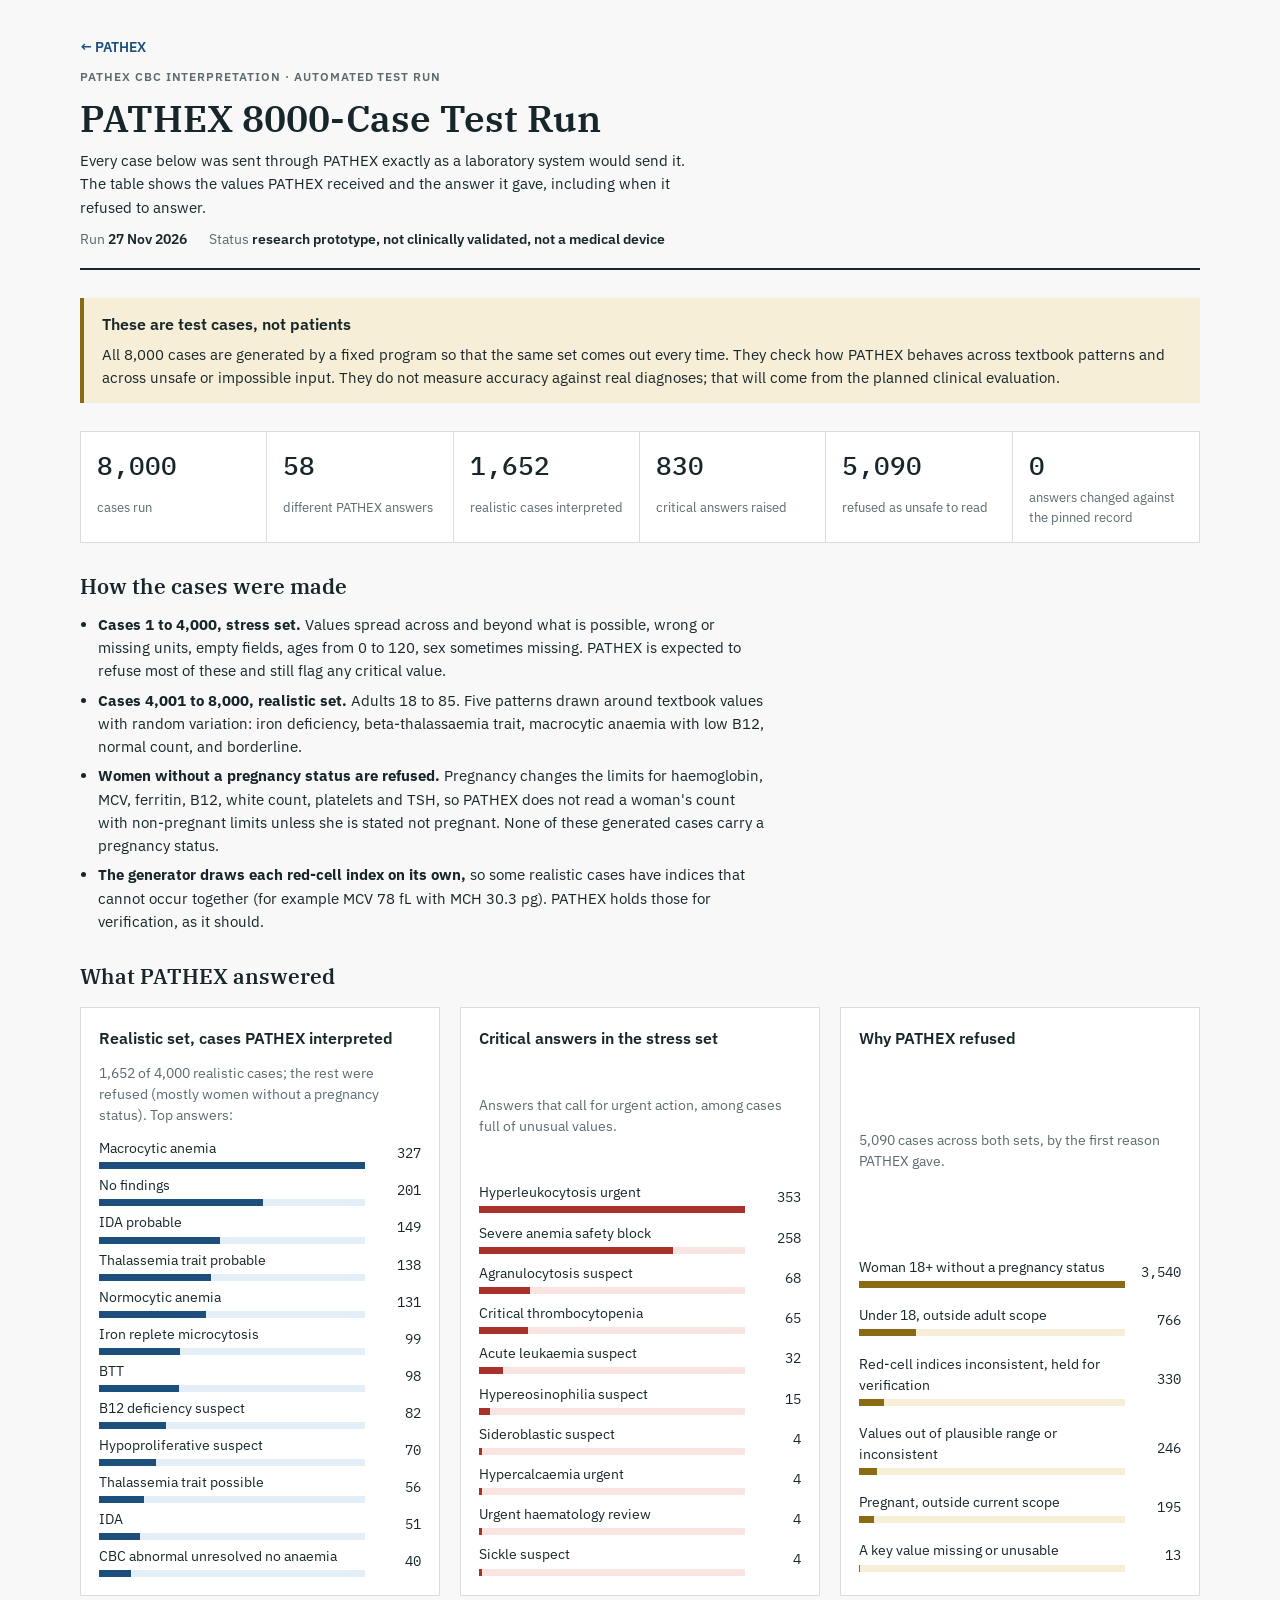
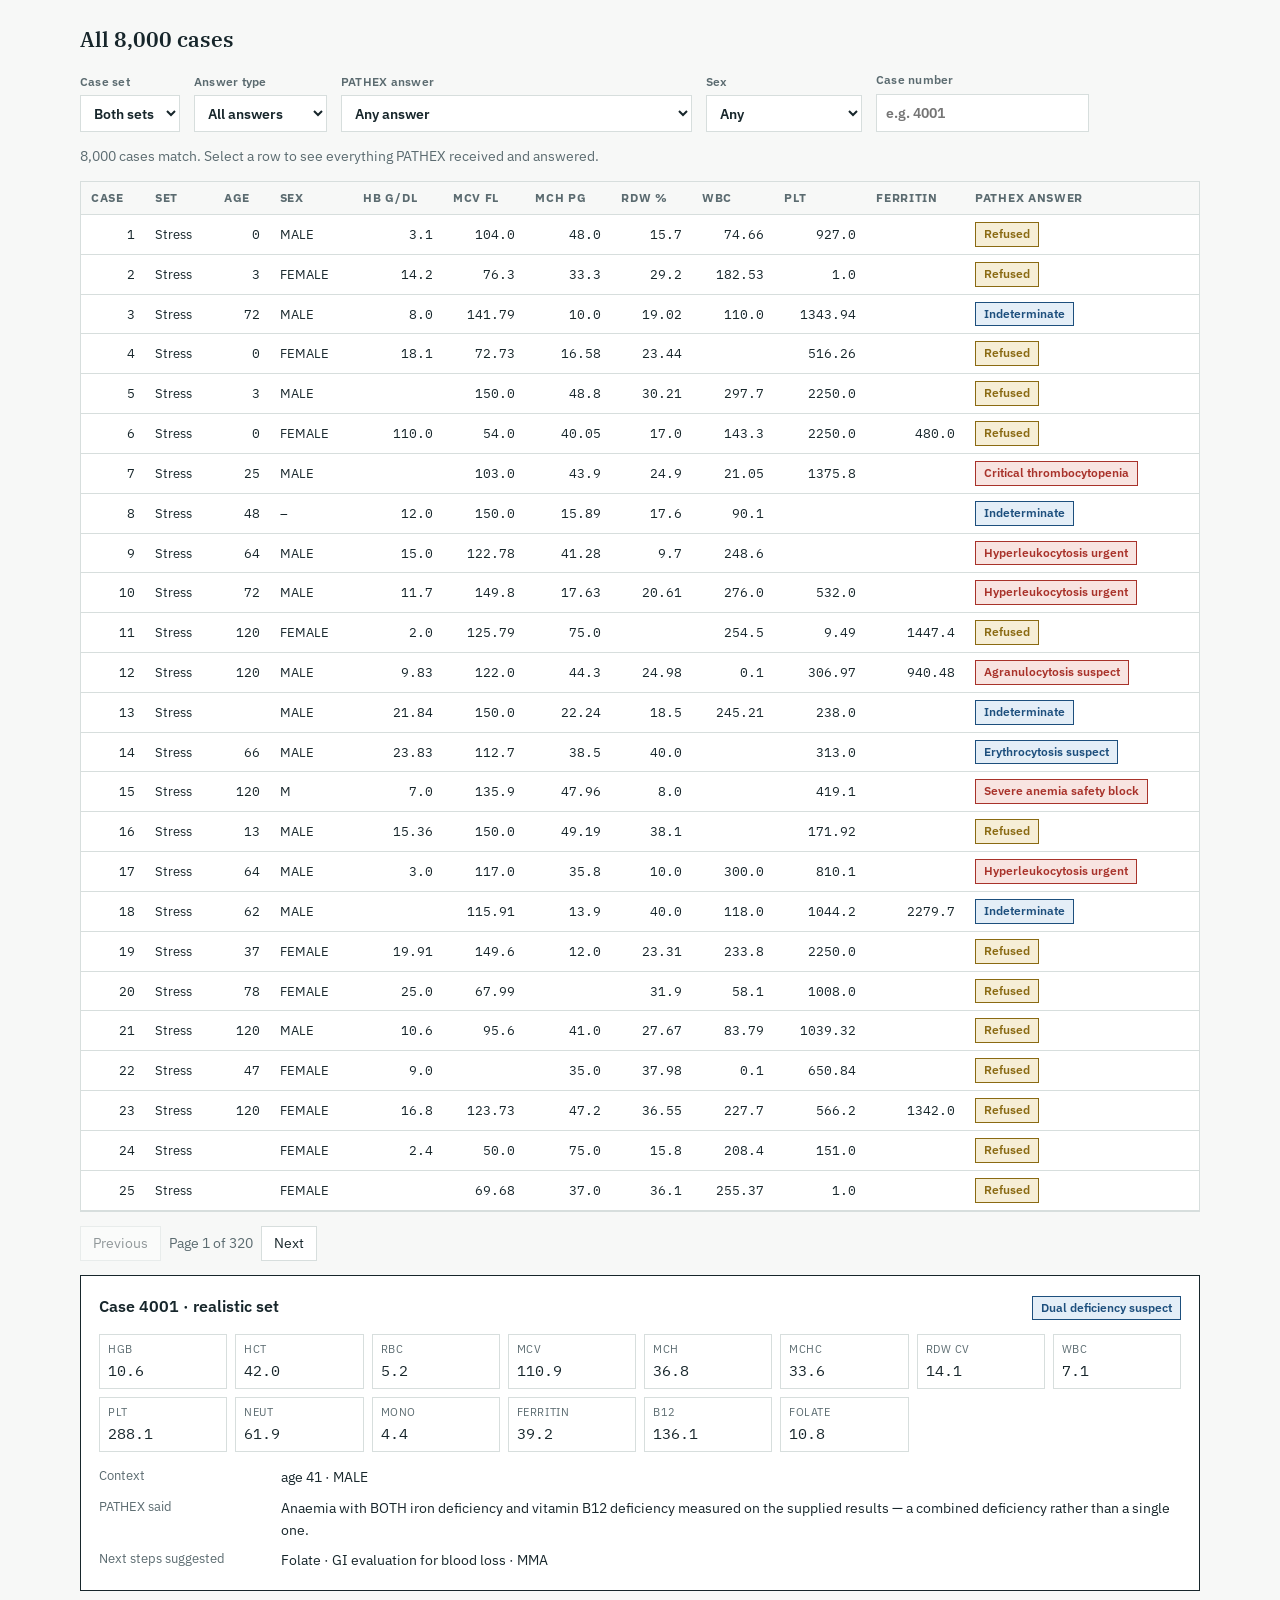
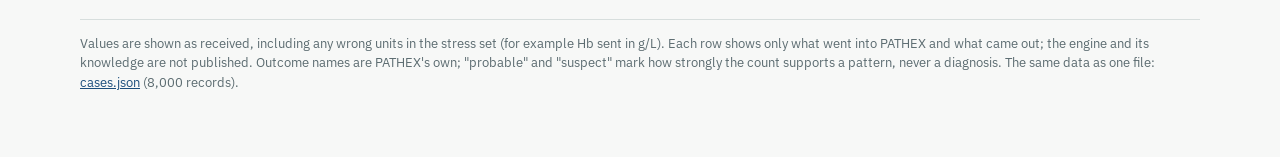
<file: projects/pathex/test-run/index.html>
<!doctype html>
<html lang="en">
<head>
<meta charset="utf-8">
<meta name="viewport" content="width=device-width, initial-scale=1, viewport-fit=cover">
<title>PATHEX 8000-Case Test Run</title>
<meta name="description" content="8,000 automated test cases sent through PATHEX, with the answer it gave for each.">
<link rel="icon" href="../logo.svg">
<link rel="preconnect" href="https://fonts.googleapis.com">
<link rel="stylesheet" href="https://fonts.googleapis.com/css2?family=IBM+Plex+Sans:wght@400;500;600&family=IBM+Plex+Serif:wght@500;600&family=IBM+Plex+Mono:wght@400;500&display=swap">
<style>
/* Layout: a printed lab report. Narrow reading column for the summary, full-width ledger for the cases. */
:root {
  --paper: #f7f8f7;
  --sheet: #ffffff;
  --ink: #17262b;
  --muted: #5b6b70;
  --rule: #d7dedd;
  --accent: #1d4f7d;
  --accent-soft: #e4eef7;
  --crit: #a8322a;
  --crit-soft: #f8e4e1;
  --refuse: #8a6a12;
  --refuse-soft: #f6eed6;
  --ok: #2d6a45;
  --ok-soft: #e2f0e6;
  --font-display: "IBM Plex Serif", Georgia, serif;
  --font-body: "IBM Plex Sans", "Helvetica Neue", Arial, sans-serif;
  --font-data: "IBM Plex Mono", ui-monospace, Menlo, monospace;
}
@media (prefers-color-scheme: dark) {
  :root:not([data-theme="light"]) {
    --paper: #111a1c; --sheet: #172225; --ink: #e2eaeb; --muted: #9aaeb2; --rule: #2c3b3f;
    --accent: #8cc0ea; --accent-soft: #13283a; --crit: #f0948a; --crit-soft: #44221f;
    --refuse: #e2c26a; --refuse-soft: #3d3420; --ok: #8fd0a6; --ok-soft: #1f3a2a; color-scheme: dark;
  }
}
:root[data-theme="dark"] {
  --paper: #111a1c; --sheet: #172225; --ink: #e2eaeb; --muted: #9aaeb2; --rule: #2c3b3f;
  --accent: #8cc0ea; --accent-soft: #13283a; --crit: #f0948a; --crit-soft: #44221f;
  --refuse: #e2c26a; --refuse-soft: #3d3420; --ok: #8fd0a6; --ok-soft: #1f3a2a; color-scheme: dark;
}
* { box-sizing: border-box; }
body {
  background: var(--paper); color: var(--ink); font-family: var(--font-body); font-size: 15px; line-height: 1.55;
  padding-left: max(16px, env(safe-area-inset-left, 0px)); padding-right: max(16px, env(safe-area-inset-right, 0px));
  padding-block: 28px 56px;
}
.wrap { max-width: 1120px; margin: 0 auto; display: grid; gap: 28px; }
h1, h2, h3 { font-family: var(--font-display); text-wrap: balance; margin: 0; font-weight: 600; }
h1 { font-size: clamp(1.7rem, 3.4vw, 2.3rem); line-height: 1.15; }
h2 { font-size: 1.3rem; }
h3 { font-size: 1rem; font-family: var(--font-body); }
p { margin: 0; max-width: 70ch; }
.eyebrow { font-size: 0.75rem; letter-spacing: 0.08em; text-transform: uppercase; color: var(--muted); font-weight: 600; }
.mono, td.num, .val { font-family: var(--font-data); font-variant-numeric: tabular-nums; }
header { display: grid; gap: 10px; border-bottom: 2px solid var(--ink); padding-bottom: 18px; }
.meta { display: flex; flex-wrap: wrap; gap: 6px 22px; color: var(--muted); font-size: 0.85rem; }
.meta span b { color: var(--ink); font-weight: 600; }
.notice {
  background: var(--refuse-soft); border-left: 4px solid var(--refuse); padding: 14px 18px; display: grid; gap: 6px;
}
.notice p { max-width: none; }
.stats { display: grid; grid-template-columns: repeat(auto-fit, minmax(170px, 1fr)); gap: 0; border: 1px solid var(--rule); background: var(--sheet); }
.stat { padding: 14px 16px; border-right: 1px solid var(--rule); display: grid; gap: 2px; }
.stat:last-child { border-right: 0; }
.stat .big { font-family: var(--font-data); font-size: 1.6rem; font-weight: 500; }
.stat .lab { font-size: 0.8rem; color: var(--muted); }
section { display: grid; gap: 14px; }
.cols { display: grid; grid-template-columns: repeat(auto-fit, minmax(320px, 1fr)); gap: 20px; }
.panel { background: var(--sheet); border: 1px solid var(--rule); padding: 18px; display: grid; gap: 12px; min-width: 0; }
.panel p.sub { color: var(--muted); font-size: 0.85rem; }
.bars { display: grid; gap: 6px; }
.bar { display: grid; grid-template-columns: minmax(0, 1fr) 46px; gap: 10px; align-items: center; font-size: 0.85rem; }
.bar .name { display: grid; gap: 3px; min-width: 0; }
.bar .name span { overflow-wrap: anywhere; }
.bar .track { height: 7px; background: var(--accent-soft); }
.bar .fill { height: 100%; background: var(--accent); }
.bar.crit .fill { background: var(--crit); }
.bar.crit .track { background: var(--crit-soft); }
.bar.ref .fill { background: var(--refuse); }
.bar.ref .track { background: var(--refuse-soft); }
.bar .n { font-family: var(--font-data); text-align: right; font-variant-numeric: tabular-nums; }
.filters { display: flex; flex-wrap: wrap; gap: 10px 14px; align-items: end; }
.filters label { display: grid; gap: 4px; font-size: 0.78rem; color: var(--muted); font-weight: 600; letter-spacing: 0.02em; }
select, input[type="search"] {
  font: inherit; font-size: 0.9rem; color: var(--ink); background: var(--sheet); border: 1px solid var(--rule);
  padding: 7px 9px; min-width: 0; max-width: 100%;
}
select:focus-visible, input:focus-visible, button:focus-visible, tr:focus-visible { outline: 2px solid var(--accent); outline-offset: 2px; }
.count { font-size: 0.85rem; color: var(--muted); }
.tablebox { overflow-x: auto; border: 1px solid var(--rule); background: var(--sheet); }
table { border-collapse: collapse; width: 100%; font-size: 0.84rem; min-width: 860px; }
th, td { padding: 7px 10px; text-align: left; border-bottom: 1px solid var(--rule); white-space: nowrap; }
th { font-size: 0.72rem; text-transform: uppercase; letter-spacing: 0.06em; color: var(--muted); background: var(--paper); position: sticky; top: 0; }
td.num { text-align: right; }
tbody tr { cursor: pointer; }
tbody tr:hover, tbody tr.sel { background: var(--accent-soft); }
.pill { display: inline-block; padding: 2px 8px; font-size: 0.76rem; font-weight: 600; border: 1px solid currentColor; white-space: nowrap; }
.pill.crit { color: var(--crit); background: var(--crit-soft); }
.pill.ref { color: var(--refuse); background: var(--refuse-soft); }
.pill.ok { color: var(--ok); background: var(--ok-soft); }
.pill.dx { color: var(--accent); background: var(--accent-soft); }
.pager { display: flex; gap: 8px; align-items: center; flex-wrap: wrap; }
button {
  font: inherit; font-size: 0.85rem; background: var(--sheet); color: var(--ink); border: 1px solid var(--rule);
  padding: 6px 12px; cursor: pointer;
}
button:hover:not(:disabled) { border-color: var(--accent); color: var(--accent); }
button:disabled { opacity: 0.45; cursor: default; }
.detail { background: var(--sheet); border: 1px solid var(--ink); padding: 18px; display: grid; gap: 14px; }
.detail .head { display: flex; flex-wrap: wrap; gap: 10px 16px; align-items: baseline; justify-content: space-between; }
.kv { display: grid; grid-template-columns: repeat(auto-fill, minmax(118px, 1fr)); gap: 8px; }
.kv div { border: 1px solid var(--rule); padding: 6px 8px; display: grid; }
.kv .k { font-size: 0.7rem; color: var(--muted); letter-spacing: 0.05em; text-transform: uppercase; }
.kv .val { font-size: 0.95rem; }
.lines { display: grid; gap: 8px; font-size: 0.9rem; }
.lines div { display: grid; grid-template-columns: 170px minmax(0, 1fr); gap: 12px; }
.lines .k { color: var(--muted); font-size: 0.82rem; }
.lines .v { overflow-wrap: anywhere; }
.method { display: grid; gap: 10px; }
.back { color: var(--accent); text-decoration: none; font-weight: 600; font-size: 0.9rem; }
.back:hover { text-decoration: underline; }
footer a { color: var(--accent); }
.method ul { margin: 0; padding-left: 1.2em; display: grid; gap: 6px; max-width: 76ch; }
footer { color: var(--muted); font-size: 0.8rem; border-top: 1px solid var(--rule); padding-top: 14px; }
@media (max-width: 560px) {
  .lines div { grid-template-columns: 1fr; gap: 2px; }
  .stat { border-right: 0; border-bottom: 1px solid var(--rule); }
}
@media (prefers-reduced-motion: reduce) { * { transition: none !important; } }
</style>

</head>
<body>
<div class="wrap">
  <header>
    <a class="back" href="../#tested">← PATHEX</a>
    <div class="eyebrow">PATHEX CBC interpretation · automated test run</div>
    <h1>PATHEX 8000-Case Test Run</h1>
    <p>Every case below was sent through PATHEX exactly as a laboratory system would send it. The table shows the values PATHEX received and the answer it gave, including when it refused to answer.</p>
    <div class="meta">
      <span>Run <b>27 Nov 2026</b></span>
      <span>Status <b>research prototype, not clinically validated, not a medical device</b></span>
    </div>
  </header>

  <div class="notice" role="note">
    <h3>These are test cases, not patients</h3>
    <p>All 8,000 cases are generated by a fixed program so that the same set comes out every time. They check how PATHEX behaves across textbook patterns and across unsafe or impossible input. They do not measure accuracy against real diagnoses; that will come from the planned clinical evaluation.</p>
  </div>

  <div class="stats" id="stats"></div>

  <section class="method">
    <h2>How the cases were made</h2>
    <ul>
      <li><b>Cases 1 to 4,000, stress set.</b> Values spread across and beyond what is possible, wrong or missing units, empty fields, ages from 0 to 120, sex sometimes missing. PATHEX is expected to refuse most of these and still flag any critical value.</li>
      <li><b>Cases 4,001 to 8,000, realistic set.</b> Adults 18 to 85. Five patterns drawn around textbook values with random variation: iron deficiency, beta-thalassaemia trait, macrocytic anaemia with low B12, normal count, and borderline.</li>
      <li><b>Women without a pregnancy status are refused.</b> Pregnancy changes the limits for haemoglobin, MCV, ferritin, B12, white count, platelets and TSH, so PATHEX does not read a woman's count with non-pregnant limits unless she is stated not pregnant. None of these generated cases carry a pregnancy status.</li>
      <li><b>The generator draws each red-cell index on its own,</b> so some realistic cases have indices that cannot occur together (for example MCV 78 fL with MCH 30.3 pg). PATHEX holds those for verification, as it should.</li>
    </ul>
  </section>

  <section>
    <h2>What PATHEX answered</h2>
    <div class="cols">
      <div class="panel">
        <h3>Realistic set, cases PATHEX interpreted</h3>
        <p class="sub" id="realSub"></p>
        <div class="bars" id="realBars"></div>
      </div>
      <div class="panel">
        <h3>Critical answers in the stress set</h3>
        <p class="sub">Answers that call for urgent action, among cases full of unusual values.</p>
        <div class="bars" id="critBars"></div>
      </div>
      <div class="panel">
        <h3>Why PATHEX refused</h3>
        <p class="sub" id="refSub"></p>
        <div class="bars" id="refBars"></div>
      </div>
    </div>
  </section>

  <section id="browser">
    <h2>All 8,000 cases</h2>
    <div class="filters">
      <label for="fSet">Case set
        <select id="fSet"><option value="">Both sets</option><option value="realistic">Realistic</option><option value="stress">Stress</option></select>
      </label>
      <label for="fKind">Answer type
        <select id="fKind"><option value="">All answers</option><option value="dx">Interpretation</option><option value="crit">Critical</option><option value="ok">No findings</option><option value="ref">Refused</option></select>
      </label>
      <label for="fOut">PATHEX answer
        <select id="fOut"><option value="">Any answer</option></select>
      </label>
      <label for="fSex">Sex
        <select id="fSex"><option value="">Any</option><option value="MALE">Male</option><option value="FEMALE">Female</option><option value="?">Not given or other</option></select>
      </label>
      <label for="fCase">Case number
        <input type="search" id="fCase" inputmode="numeric" placeholder="e.g. 4001">
      </label>
    </div>
    <div class="count" id="count" aria-live="polite">Loading cases…</div>
    <div class="tablebox">
      <table>
        <thead><tr>
          <th>Case</th><th>Set</th><th>Age</th><th>Sex</th>
          <th>Hb g/dL</th><th>MCV fL</th><th>MCH pg</th><th>RDW %</th><th>WBC</th><th>PLT</th><th>Ferritin</th>
          <th>PATHEX answer</th>
        </tr></thead>
        <tbody id="rows"></tbody>
      </table>
    </div>
    <div class="pager">
      <button type="button" id="prev">Previous</button>
      <span class="count" id="page"></span>
      <button type="button" id="next">Next</button>
    </div>
    <div class="detail" id="detail" hidden></div>
  </section>

  <footer>
    Values are shown as received, including any wrong units in the stress set (for example Hb sent in g/L). Each row shows only what went into PATHEX and what came out; the engine and its knowledge are not published. Outcome names are PATHEX's own; "probable" and "suspect" mark how strongly the count supports a pattern, never a diagnosis. The same data as one file: <a href="cases.json">cases.json</a> (8,000 records).
  </footer>
</div>

<script>
const CRIT = new Set(["SEVERE_ANEMIA_SAFETY_BLOCK","HYPERLEUKOCYTOSIS_URGENT","AGRANULOCYTOSIS_SUSPECT","CRITICAL_THROMBOCYTOPENIA","ACUTE_LEUKAEMIA_SUSPECT","URGENT_HAEMATOLOGY_REVIEW","TMA_SUSPECT","HYPERCALCAEMIA_URGENT","SICKLE_SUSPECT","HLH_SUSPECT","DIC_SUSPECT","HIT_SUSPECT","SIDEROBLASTIC_SUSPECT","SEPSIS_CONTEXT","MARROW_INFILTRATION_SUSPECT","APLASTIC_ANAEMIA_SUSPECT","HYPEREOSINOPHILIA_SUSPECT","CAPILLARY_SCREEN_CONFIRM_VENOUS"]);
const ACR = new Set(["IDA","BTT","CBC","ACD","B12","HBA2","TMA","CML","CLL","CLPD","HLH","DIC","HIT","G6PD","CMML","WHO","ABL","BCR","CRP","DAT","EMA","EPO","FT4","GI","HB","JAK2","LDH","MMA","PBS","TSAT","VWF","HPLC","ESR","TSH","HIV","RDT"]);
const NICE = {HBA2: "HbA2", B12: "B12", HB: "Hb", EGFR: "eGFR", IGE: "IgE", RETIC: "reticulocyte"};
const PAGE = 25;
let ALL = [], VIEW = [], page = 0, selected = null;

function human(code) {
  return code.split("_").map((w, i) => {
    if (NICE[w]) return NICE[w];
    if (ACR.has(w)) return w;
    const l = w.toLowerCase();
    return i === 0 ? l[0].toUpperCase() + l.slice(1) : l;
  }).join(" ");
}
function kind(c) {
  if (c.o === "CANNOT_EVALUATE") return "ref";
  if (CRIT.has(c.o)) return "crit";
  if (c.o === "NO_FINDINGS") return "ok";
  return "dx";
}
function pill(c) {
  const k = kind(c);
  const label = k === "ref" ? "Refused" : human(c.o);
  return `<span class="pill ${k}">${esc(label)}</span>`;
}
function esc(s) { return String(s).replace(/[&<>"]/g, ch => ({"&":"&amp;","<":"&lt;",">":"&gt;",'"':"&quot;"}[ch])); }
function v(c, k) { return c.v[k] ?? ""; }
function sexOf(c) { return c.x === "MALE" || c.x === "FEMALE" ? c.x : "?"; }

function bars(el, entries, cls, total) {
  const max = Math.max(...entries.map(e => e[1]), 1);
  el.innerHTML = entries.map(([name, n]) => `
    <div class="bar ${cls}">
      <div class="name"><span>${esc(name)}</span><div class="track"><div class="fill" style="width:${(n / max * 100).toFixed(1)}%"></div></div></div>
      <div class="n">${n.toLocaleString()}</div>
    </div>`).join("");
}
function tally(list, keyFn) {
  const m = new Map();
  for (const c of list) { const k = keyFn(c); m.set(k, (m.get(k) || 0) + 1); }
  return [...m.entries()].sort((a, b) => b[1] - a[1]);
}

function summary() {
  const refused = ALL.filter(c => c.o === "CANNOT_EVALUATE");
  const crit = ALL.filter(c => kind(c) === "crit");
  const outcomes = new Set(ALL.map(c => c.o)).size;
  const real = ALL.filter(c => c.s === "realistic" && c.o !== "CANNOT_EVALUATE");
  const stats = [
    [ALL.length.toLocaleString(), "cases run"],
    [outcomes, "different PATHEX answers"],
    [real.length.toLocaleString(), "realistic cases interpreted"],
    [crit.length.toLocaleString(), "critical answers raised"],
    [refused.length.toLocaleString(), "refused as unsafe to read"],
    ["0", "answers changed against the pinned record"],
  ];
  document.getElementById("stats").innerHTML = stats.map(([b, l]) => `<div class="stat"><span class="big">${b}</span><span class="lab">${l}</span></div>`).join("");

  document.getElementById("realSub").textContent = `${real.length.toLocaleString()} of 4,000 realistic cases; the rest were refused (mostly women without a pregnancy status). Top answers:`;
  bars(document.getElementById("realBars"), tally(real, c => human(c.o)).slice(0, 12), "", real.length);
  const sc = ALL.filter(c => c.s === "stress" && kind(c) === "crit");
  bars(document.getElementById("critBars"), tally(sc, c => human(c.o)).slice(0, 10), "crit", sc.length);
  document.getElementById("refSub").textContent = `${refused.length.toLocaleString()} cases across both sets, by the first reason PATHEX gave.`;
  bars(document.getElementById("refBars"), tally(refused, c => c.r), "ref", refused.length);

  const sel = document.getElementById("fOut");
  for (const [o] of tally(ALL, c => c.o).sort((a, b) => human(a[0]).localeCompare(human(b[0])))) {
    const opt = document.createElement("option");
    opt.value = o; opt.textContent = o === "CANNOT_EVALUATE" ? "Refused" : human(o);
    sel.appendChild(opt);
  }
}

function apply() {
  const s = document.getElementById("fSet").value;
  const k = document.getElementById("fKind").value;
  const o = document.getElementById("fOut").value;
  const x = document.getElementById("fSex").value;
  const n = document.getElementById("fCase").value.trim();
  VIEW = ALL.filter(c => (!s || c.s === s) && (!k || kind(c) === k) && (!o || c.o === o) && (!x || sexOf(c) === x) && (!n || String(c.n).startsWith(n)));
  page = 0;
  render();
}

function render() {
  const pages = Math.max(1, Math.ceil(VIEW.length / PAGE));
  page = Math.min(page, pages - 1);
  const slice = VIEW.slice(page * PAGE, page * PAGE + PAGE);
  document.getElementById("count").textContent = `${VIEW.length.toLocaleString()} cases match. Select a row to see everything PATHEX received and answered.`;
  document.getElementById("page").textContent = `Page ${page + 1} of ${pages}`;
  document.getElementById("prev").disabled = page === 0;
  document.getElementById("next").disabled = page >= pages - 1;
  document.getElementById("rows").innerHTML = slice.map(c => `
    <tr tabindex="0" data-n="${c.n}" class="${selected === c.n ? "sel" : ""}">
      <td class="num">${c.n}</td><td>${c.s === "stress" ? "Stress" : "Realistic"}</td>
      <td class="num">${esc(c.a)}</td><td>${esc(c.x || "–")}</td>
      <td class="num">${esc(v(c,"HGB"))}</td><td class="num">${esc(v(c,"MCV"))}</td><td class="num">${esc(v(c,"MCH"))}</td>
      <td class="num">${esc(v(c,"RDW_CV"))}</td><td class="num">${esc(v(c,"WBC"))}</td><td class="num">${esc(v(c,"PLT"))}</td>
      <td class="num">${esc(v(c,"FERRITIN"))}</td><td>${pill(c)}</td>
    </tr>`).join("");
}

function show(n) {
  const c = ALL.find(x => x.n === n);
  if (!c) return;
  selected = n;
  render();
  const order = ["HGB","HCT","RBC","MCV","MCH","MCHC","RDW_CV","RDW_SD","WBC","PLT","NEUT","LYMPH","MONO","EOS","BASO","FERRITIN","TSAT","B12","FOLATE","RETIC","HBA2","CRP"];
  const kv = order.filter(k => k in c.v).map(k => `<div><span class="k">${esc(k.replace("_"," "))}</span><span class="val">${esc(c.v[k])}</span></div>`).join("");
  const lines = [];
  const add = (k, val) => { if (val) lines.push(`<div><span class="k">${k}</span><span class="v">${val}</span></div>`); };
  add("Context", [c.a && `age ${esc(c.a)}`, c.x && esc(c.x), c.p && `pregnancy: ${esc(c.p)}`, c.c && esc(c.c.replace(/; /g, ", "))].filter(Boolean).join(" · "));
  add("Other inputs", c.oi && esc(c.oi));
  add("Units not standard", c.u && esc(c.u));
  add("Sent empty", c.e && esc(c.e));
  if (c.o === "CANNOT_EVALUATE") add("Why refused", esc(c.r || ""));
  else add("PATHEX said", esc(c.t || ""));
  add("Other critical findings", c.sf && c.sf.split("; ").map(x => `<span class="pill crit">${esc(human(x))}</span>`).join(" "));
  add("Next steps suggested", c.na && esc(c.na.split("; ").map(human).join(" · ")));
  const d = document.getElementById("detail");
  d.innerHTML = `
    <div class="head"><h3>Case ${c.n} · ${c.s === "stress" ? "stress set" : "realistic set"}</h3>${pill(c)}</div>
    <div class="kv">${kv || "<div><span class='k'>Values</span><span class='val'>none usable</span></div>"}</div>
    <div class="lines">${lines.join("")}</div>`;
  d.hidden = false;
  d.scrollIntoView({ behavior: matchMedia("(prefers-reduced-motion: reduce)").matches ? "auto" : "smooth", block: "nearest" });
}

document.getElementById("rows").addEventListener("click", e => { const tr = e.target.closest("tr"); if (tr) show(+tr.dataset.n); });
document.getElementById("rows").addEventListener("keydown", e => { if ((e.key === "Enter" || e.key === " ") && e.target.dataset.n) { e.preventDefault(); show(+e.target.dataset.n); } });
for (const id of ["fSet","fKind","fOut","fSex"]) document.getElementById(id).addEventListener("change", apply);
document.getElementById("fCase").addEventListener("input", apply);
document.getElementById("prev").addEventListener("click", () => { page--; render(); });
document.getElementById("next").addEventListener("click", () => { page++; render(); });

fetch("cases.json").then(r => r.json()).then(data => {
  ALL = data;
  summary();
  apply();
  show(4001);
}).catch(() => { document.getElementById("count").textContent = "The case data could not be loaded. Reload the page to try again."; });
</script>

</body>
</html>
</file>
<file: style.css>
:root {
  color-scheme: light;
  --surface-0: #f7f7f5; --surface-1: #fcfcfb; --surface-2: #f0efec; --band: #f1f3f7;
  --line: #e2e1dc;
  --text-primary: #0b0b0b; --text-secondary: #52514e; --text-muted: #77766f;
  --brand: #1f2a44; --brand-soft: #e7eaf2; --on-brand: #ffffff; --accent: #2a78d6;
  --good: #0d7d3f; --good-soft: #e5f4ea;
}
@media (prefers-color-scheme: dark) {
  :root:not([data-theme="light"]) {
    color-scheme: dark;
    --surface-0: #121211; --surface-1: #1a1a19; --surface-2: #242422; --band: #15171c;
    --line: #34332f;
    --text-primary: #ffffff; --text-secondary: #c3c2b7; --text-muted: #9a998f;
    --brand: #c9d4ee; --brand-soft: #232a3a; --on-brand: #10141f; --accent: #6aa8f0;
    --good: #5fc488; --good-soft: #17301f;
  }
}
:root[data-theme="dark"] {
  color-scheme: dark;
  --surface-0: #121211; --surface-1: #1a1a19; --surface-2: #242422; --band: #15171c; --line: #34332f;
  --text-primary: #ffffff; --text-secondary: #c3c2b7; --text-muted: #9a998f;
  --brand: #c9d4ee; --brand-soft: #232a3a; --on-brand: #10141f; --accent: #6aa8f0;
  --good: #5fc488; --good-soft: #17301f;
}

* { box-sizing: border-box; }
html { scroll-behavior: smooth; scroll-padding-top: 70px; -webkit-text-size-adjust: 100%; }
body { margin: 0; background: var(--surface-0); color: var(--text-primary); font: 16px/1.6 ui-sans-serif, system-ui, -apple-system, "Segoe UI", Roboto, Arial, sans-serif; -webkit-font-smoothing: antialiased; }
a { color: var(--accent); }
.wrap { width: min(1160px, 100%); margin: 0 auto; padding: 0 16px; }
.skip { position: absolute; left: -999px; top: 8px; background: var(--surface-1); padding: 8px 12px; border-radius: 8px; z-index: 50; }
.skip:focus { left: 8px; }
:focus-visible { outline: 3px solid color-mix(in srgb, var(--accent) 50%, transparent); outline-offset: 2px; }

.topbar { position: sticky; top: 0; z-index: 20; background: color-mix(in srgb, var(--surface-1) 88%, transparent); backdrop-filter: saturate(1.4) blur(10px); border-bottom: 1px solid var(--line); }
.topbar-inner { height: 56px; display: flex; align-items: center; justify-content: space-between; gap: 16px; }
.brand { display: inline-flex; align-items: center; gap: 10px; color: var(--text-primary); text-decoration: none; font-weight: 750; }
.brand i { display: grid; place-items: center; width: 28px; height: 28px; border-radius: 8px; background: #1f2a44; color: #fff; font: 700 12px/1 ui-sans-serif, system-ui, sans-serif; font-style: normal; }
nav { display: flex; gap: 16px; font-size: 14px; overflow-x: auto; scrollbar-width: none; min-width: 0; }
nav a { color: var(--text-secondary); text-decoration: none; }
nav a:hover { color: var(--text-primary); }

section { padding: 56px 0; }
.band { background: var(--band); border-top: 1px solid var(--line); border-bottom: 1px solid var(--line); }
.eyebrow { margin: 0 0 8px; color: var(--accent); font-size: 12px; font-weight: 750; text-transform: uppercase; letter-spacing: 0.1em; }
h1 { margin: 0 0 16px; max-width: 900px; font-size: clamp(30px, 4.4vw, 50px); line-height: 1.08; letter-spacing: -0.03em; }
h2 { margin: 0 0 14px; font-size: clamp(23px, 3vw, 30px); line-height: 1.15; letter-spacing: -0.015em; }
h3 { margin: 0 0 6px; font-size: 21px; letter-spacing: -0.01em; }
.lede { margin: 0; max-width: 820px; color: var(--text-secondary); font-size: 18px; }

.hero { padding: 64px 0 48px; background: radial-gradient(circle at 92% 0%, var(--brand-soft), transparent 50%), var(--surface-1); border-bottom: 1px solid var(--line); }
.stats { display: grid; grid-template-columns: repeat(4, minmax(0, 1fr)); gap: 12px; margin-top: 34px; }
.stat { padding: 16px 18px; border: 1px solid var(--line); border-radius: 14px; background: var(--surface-1); min-width: 0; }
.stat strong { display: block; font-size: clamp(26px, 3vw, 34px); line-height: 1.1; letter-spacing: -0.02em; }
.stat span { display: block; margin-top: 6px; color: var(--text-secondary); font-size: 13.5px; line-height: 1.4; }

.projects-head { display: flex; justify-content: space-between; align-items: center; gap: 12px 20px; flex-wrap: wrap; margin-bottom: 18px; }
.projects-head h2 { margin: 0; }
.filters { display: flex; flex-wrap: wrap; gap: 8px; }
.filters button { padding: 6px 13px; border: 1px solid var(--line); border-radius: 99px; background: var(--surface-1); color: var(--text-primary); font: inherit; font-size: 13.5px; cursor: pointer; }
.filters button[aria-pressed="true"] { border-color: var(--brand); background: var(--brand); color: var(--on-brand); font-weight: 650; }

.grid { display: grid; grid-template-columns: repeat(3, minmax(0, 1fr)); gap: 18px; }
.project { display: flex; flex-direction: column; border: 1px solid var(--line); border-radius: 16px; background: var(--surface-1); overflow: hidden; min-width: 0; transition: box-shadow .15s, transform .15s; }
.project:hover { box-shadow: 0 14px 36px rgba(20, 30, 60, 0.12); transform: translateY(-2px); }
.project[hidden] { display: none; }
.thumb { display: block; aspect-ratio: 16 / 10; overflow: hidden; border-bottom: 1px solid var(--line); background: var(--surface-2); }
.thumb img { display: block; width: 100%; height: 100%; object-fit: cover; object-position: top; }
.body { display: flex; flex-direction: column; flex: 1; padding: 18px; }
.kicker { margin: 0 0 4px; color: var(--text-muted); font-size: 12px; font-weight: 650; text-transform: uppercase; letter-spacing: .06em; }
.pitch { margin: 0 0 10px; color: var(--text-secondary); font-size: 15px; }
.try { margin: 0 0 14px; padding-left: 18px; color: var(--text-secondary); font-size: 14px; }
.try li { margin-bottom: 4px; }
.runs { display: flex; flex-wrap: wrap; gap: 6px; margin: auto 0 14px; }
.pill { display: inline-block; padding: 3px 10px; border-radius: 99px; font-size: 12px; font-weight: 600; background: var(--surface-2); color: var(--text-secondary); border: 1px solid var(--line); }
.pill.live { background: var(--good-soft); color: var(--good); border-color: color-mix(in srgb, var(--good) 30%, transparent); }
.actions { display: flex; flex-wrap: wrap; gap: 8px; }
.button { display: inline-flex; align-items: center; justify-content: center; min-height: 40px; padding: 0 16px; border: 1px solid var(--brand); border-radius: 10px; background: var(--brand); color: var(--on-brand); font-size: 14.5px; font-weight: 650; text-decoration: none; }
.button.ghost { background: transparent; color: var(--brand); }

.habits { display: grid; grid-template-columns: repeat(4, minmax(0, 1fr)); gap: 12px; }
.habits article { padding: 16px; border: 1px solid var(--line); border-radius: 14px; background: var(--surface-1); min-width: 0; }
.habits b { display: block; margin-bottom: 6px; }
.habits p { margin: 0; color: var(--text-secondary); font-size: 14px; }

.about { display: grid; grid-template-columns: minmax(0, 1.35fr) minmax(0, 1fr); gap: 40px; align-items: start; }
.about-text p { color: var(--text-secondary); font-size: 16.5px; margin: 0 0 14px; max-width: 720px; }
.about-side { display: grid; gap: 16px; min-width: 0; }
.motto { margin: 0; padding: 20px 22px; border-radius: 16px; background: var(--brand); color: var(--on-brand); font-size: 24px; font-weight: 750; line-height: 1.3; letter-spacing: -0.01em; }
.links { display: grid; gap: 10px; }
.link-card { display: block; padding: 14px 16px; border: 1px solid var(--line); border-radius: 12px; background: var(--surface-1); color: var(--text-primary); text-decoration: none; transition: border-color .15s; }
.link-card:hover { border-color: var(--accent); }
.link-card b { display: block; margin-bottom: 2px; }
.link-card span { display: block; color: var(--text-secondary); font-size: 13.5px; line-height: 1.45; overflow-wrap: anywhere; }
.footer { padding: 30px 0 46px; color: var(--text-muted); font-size: 13.5px; }
.footer p { margin: 6px 0; }

@media (max-width: 1000px) {
  .about { grid-template-columns: 1fr; gap: 24px; }
  .grid { grid-template-columns: repeat(2, minmax(0, 1fr)); }
  .habits { grid-template-columns: repeat(2, minmax(0, 1fr)); }
}
@media (max-width: 640px) {
  .grid, .habits { grid-template-columns: 1fr; }
  .stats { grid-template-columns: 1fr 1fr; }
  section { padding: 44px 0; }
}
@media (prefers-reduced-motion: reduce) { html { scroll-behavior: auto; } .project { transition: none; } .project:hover { transform: none; } }
</file>
<file: projects/showcase.css>
/* Shared stylesheet for showcase pages (projects whose code is private).
   Each page sets its own --brand / --brand-soft / --on-brand on :root. */
:root {
  color-scheme: light;
  --surface-0: #f7f7f5; --surface-1: #fcfcfb; --surface-2: #f0efec; --band: #f1f4f2;
  --line: #e2e1dc; --grid: #ecebe7;
  --text-primary: #0b0b0b; --text-secondary: #52514e; --text-muted: #77766f;
  --good: #0d7d3f; --good-soft: #e5f4ea; --warn: #9a5b00; --warn-soft: #fbf1df; --bad: #b42d2d; --bad-soft: #fbe9e9; --neutral-soft: #ecebe7;
  --s1: #2a78d6; --s2: #eb6834; --s3: #1baf7a; --s4: #eda100;
  --code-bg: #f0efec;
}
@media (prefers-color-scheme: dark) {
  :root:not([data-theme="light"]) {
    color-scheme: dark;
    --surface-0: #121211; --surface-1: #1a1a19; --surface-2: #242422; --band: #151a18;
    --line: #34332f; --grid: #2a2a27;
    --text-primary: #ffffff; --text-secondary: #c3c2b7; --text-muted: #9a998f;
    --good: #5fc488; --good-soft: #17301f; --warn: #e2a93b; --warn-soft: #33270f; --bad: #f08080; --bad-soft: #3a1c1c; --neutral-soft: #2a2a27;
    --s1: #3987e5; --s2: #d95926; --s3: #199e70; --s4: #c98500;
    --code-bg: #242422;
  }
}
:root[data-theme="dark"] {
  color-scheme: dark;
  --surface-0: #121211; --surface-1: #1a1a19; --surface-2: #242422; --band: #151a18; --line: #34332f; --grid: #2a2a27;
  --text-primary: #ffffff; --text-secondary: #c3c2b7; --text-muted: #9a998f;
  --good: #5fc488; --good-soft: #17301f; --warn: #e2a93b; --warn-soft: #33270f; --bad: #f08080; --bad-soft: #3a1c1c; --neutral-soft: #2a2a27;
  --s1: #3987e5; --s2: #d95926; --s3: #199e70; --s4: #c98500; --code-bg: #242422;
}

* { box-sizing: border-box; }
html { scroll-behavior: smooth; scroll-padding-top: 70px; -webkit-text-size-adjust: 100%; }
body { margin: 0; background: var(--surface-0); color: var(--text-primary); font: 16px/1.6 ui-sans-serif, system-ui, -apple-system, "Segoe UI", Roboto, Arial, sans-serif; -webkit-font-smoothing: antialiased; }
a { color: var(--brand); }
code, .mono { font-family: ui-monospace, SFMono-Regular, Menlo, Consolas, monospace; }
p code, li code, td code { font-size: 0.86em; background: var(--code-bg); padding: 1px 5px; border-radius: 4px; overflow-wrap: anywhere; }
.wrap { width: min(1160px, 100%); margin: 0 auto; padding: 0 16px; }
.skip { position: absolute; left: -999px; top: 8px; background: var(--surface-1); padding: 8px 12px; border-radius: 8px; z-index: 50; }
.skip:focus { left: 8px; }
:focus-visible { outline: 3px solid color-mix(in srgb, var(--brand) 45%, transparent); outline-offset: 2px; }

.notice-bar { padding: 8px 16px; text-align: center; font-size: 13.5px; background: var(--warn-soft); border-bottom: 1px solid color-mix(in srgb, var(--warn) 30%, transparent); }
.topbar { position: sticky; top: 0; z-index: 20; background: color-mix(in srgb, var(--surface-1) 88%, transparent); backdrop-filter: saturate(1.4) blur(10px); border-bottom: 1px solid var(--line); }
.topbar-inner { height: 56px; display: flex; align-items: center; justify-content: space-between; gap: 16px; }
.brand { display: inline-flex; align-items: center; gap: 10px; color: var(--text-primary); text-decoration: none; font-weight: 800; letter-spacing: 0.03em; white-space: nowrap; }
.brand i { width: 26px; height: 26px; border-radius: 7px; background: var(--brand); }
nav { display: flex; gap: 18px; font-size: 14px; overflow-x: auto; scrollbar-width: none; }
nav a { color: var(--text-secondary); text-decoration: none; white-space: nowrap; }
nav a:hover { color: var(--text-primary); }

section { padding: 60px 0; }
.band { background: var(--band); border-top: 1px solid var(--line); border-bottom: 1px solid var(--line); }
.eyebrow { margin: 0 0 6px; color: var(--brand); font-size: 12px; font-weight: 750; text-transform: uppercase; letter-spacing: 0.1em; }
h1 { margin: 6px 0 16px; font-size: clamp(30px, 4.4vw, 48px); line-height: 1.08; letter-spacing: -0.03em; }
h2 { margin: 0 0 12px; font-size: clamp(23px, 3vw, 31px); line-height: 1.15; letter-spacing: -0.015em; }
h3 { margin: 0 0 6px; font-size: 17px; }
.lede { margin: 0; color: var(--text-secondary); font-size: 18px; max-width: 860px; }
.section-copy { max-width: 860px; margin: 0 0 20px; color: var(--text-secondary); }
.muted { color: var(--text-muted); }
.small { font-size: 13px; }
.card { background: var(--surface-1); border: 1px solid var(--line); border-radius: 14px; padding: 18px; min-width: 0; margin-bottom: 16px; }
.button { display: inline-flex; align-items: center; justify-content: center; min-height: 42px; padding: 0 18px; border: 1px solid var(--brand); border-radius: 10px; background: var(--brand); color: var(--on-brand); font: inherit; font-size: 15px; font-weight: 650; text-decoration: none; cursor: pointer; }
.button.ghost { background: transparent; color: var(--brand); }
.two-col { display: grid; grid-template-columns: 1fr 1fr; gap: 20px; align-items: start; }
.two-col > *, .grid3 > *, .grid4 > * { min-width: 0; }
.grid3 { display: grid; grid-template-columns: repeat(3, minmax(0, 1fr)); gap: 14px; }
.grid4 { display: grid; grid-template-columns: repeat(4, minmax(0, 1fr)); gap: 14px; }
ul.plain { margin: 0; padding-left: 20px; color: var(--text-secondary); }
ul.plain li { margin-bottom: 6px; }

.hero { padding: 56px 0 44px; background: radial-gradient(circle at 92% 0%, var(--brand-soft), transparent 50%), var(--surface-1); border-bottom: 1px solid var(--line); }
.chips { display: flex; flex-wrap: wrap; gap: 8px; margin: 0 0 14px; }
.chip { display: inline-block; padding: 3px 11px; border-radius: 99px; font-size: 12.5px; font-weight: 650; background: var(--surface-2); color: var(--text-secondary); border: 1px solid var(--line); }
.chip.brand { background: var(--brand-soft); color: var(--brand); border-color: transparent; }
.hero-actions { display: flex; flex-wrap: wrap; gap: 10px; margin-top: 22px; }
.stats { display: grid; grid-template-columns: repeat(4, minmax(0, 1fr)); gap: 12px; margin-top: 34px; }
.stat { padding: 16px 18px; border: 1px solid var(--line); border-radius: 14px; background: var(--surface-1); min-width: 0; }
.stat strong { display: block; font-size: clamp(24px, 3vw, 32px); line-height: 1.1; letter-spacing: -0.02em; }
.stat span { display: block; margin-top: 6px; color: var(--text-secondary); font-size: 13.5px; line-height: 1.4; }

.hero-shot { margin: 30px 0 0; border-radius: 14px; overflow: hidden; border: 1px solid var(--line); box-shadow: 0 24px 60px rgba(0,0,0,.12); }
.hero-shot img { display: block; width: 100%; height: auto; }

/* Architecture */
.arch { display: grid; grid-template-columns: repeat(4, minmax(0, 1fr)); gap: 12px; position: relative; }
.stage { position: relative; padding: 16px; border: 1px solid var(--line); border-top: 4px solid var(--brand); border-radius: 14px; background: var(--surface-1); min-width: 0; }
.stage:not(:last-child)::after { content: "→"; position: absolute; right: -11px; top: 22px; transform: translateX(50%); color: var(--text-muted); font-weight: 700; z-index: 1; }
.stage .n { color: var(--text-muted); font-size: 12px; font-weight: 700; letter-spacing: .06em; text-transform: uppercase; }
.stage b { display: block; font-size: 17px; margin: 2px 0 8px; }
.stage ul { margin: 0; padding-left: 18px; color: var(--text-secondary); font-size: 14px; }
.stage li { margin-bottom: 4px; }
.rail { margin-top: 12px; padding: 12px 16px; border: 1px dashed color-mix(in srgb, var(--brand) 55%, transparent); border-radius: 12px; background: var(--brand-soft); font-size: 14px; color: var(--text-secondary); }
.rail b { color: var(--text-primary); }

/* Steps / timeline */
.steps { list-style: none; margin: 0; padding: 0; display: grid; gap: 14px; }
.step { display: grid; grid-template-columns: minmax(0, 0.9fr) minmax(0, 1.1fr); gap: 18px; align-items: center; padding: 16px; border: 1px solid var(--line); border-radius: 14px; background: var(--surface-1); }
.step .num { display: inline-grid; place-items: center; width: 26px; height: 26px; border-radius: 50%; background: var(--brand); color: var(--on-brand); font-size: 13px; font-weight: 700; margin-right: 8px; }
.step h3 { display: flex; align-items: center; margin-bottom: 8px; }
.step p { margin: 0 0 6px; color: var(--text-secondary); font-size: 14.5px; }
.shot-btn { display: block; padding: 0; border: 1px solid var(--line); border-radius: 10px; overflow: hidden; background: var(--surface-2); cursor: zoom-in; width: 100%; }
.shot-btn img { display: block; width: 100%; height: auto; }
.status { display: inline-block; padding: 2px 9px; border-radius: 99px; font: 700 11.5px ui-monospace, SFMono-Regular, Menlo, monospace; background: var(--neutral-soft); color: var(--text-secondary); }
.status.ok { background: var(--good-soft); color: var(--good); }
.status.warn { background: var(--warn-soft); color: var(--warn); }
.status.bad { background: var(--bad-soft); color: var(--bad); }

/* Hero number */
.big { font-size: clamp(36px, 5vw, 52px); font-weight: 750; letter-spacing: -0.03em; line-height: 1; }

/* Charts */
.chart { position: relative; width: 100%; }
.chart svg { display: block; width: 100%; height: auto; overflow: visible; }
.chart text { font: 12px ui-sans-serif, system-ui, sans-serif; fill: var(--text-secondary); }
.chart .lbl { fill: var(--text-primary); font-weight: 600; }
.chart .axis line, .chart .gridline { stroke: var(--grid); }
.chart .baseline { stroke: var(--line); }
.legend { display: flex; flex-wrap: wrap; gap: 6px 16px; margin: 4px 0 10px; font-size: 13px; color: var(--text-secondary); }
.sw { display: inline-block; width: 11px; height: 11px; border-radius: 3px; margin-right: 6px; vertical-align: -1px; }
.sw.ring { background: transparent !important; border: 2px solid var(--text-primary); border-radius: 50%; }
.tip { position: absolute; pointer-events: none; z-index: 5; padding: 8px 10px; border-radius: 8px; background: var(--surface-1); border: 1px solid var(--line); box-shadow: 0 8px 24px rgba(0,0,0,.14); font-size: 12.5px; color: var(--text-primary); white-space: nowrap; opacity: 0; transition: opacity .1s; }
.tip.on { opacity: 1; }
details.table-view { margin-top: 8px; }
details.table-view summary { cursor: pointer; color: var(--text-secondary); font-size: 13.5px; }
.table-wrap { overflow-x: auto; }
table { width: 100%; border-collapse: collapse; font-size: 14px; }
th, td { text-align: left; padding: 8px 10px; border-bottom: 1px solid var(--line); vertical-align: top; }
th { color: var(--text-muted); font-weight: 650; font-size: 12.5px; }
td.num, th.num { text-align: right; font-variant-numeric: tabular-nums; white-space: nowrap; }

/* DOE grid */
.doe { display: grid; grid-template-columns: auto repeat(3, minmax(0, 1fr)); gap: 6px; font-size: 13px; max-width: 460px; }
.doe .h { color: var(--text-muted); font-weight: 650; display: grid; place-items: center; padding: 4px; }
.doe .cell { display: grid; place-items: center; min-height: 52px; border-radius: 10px; background: var(--surface-2); border: 1px solid var(--line); color: var(--text-secondary); font-variant-numeric: tabular-nums; }
.doe .cell.p3 { background: var(--brand-soft); border-color: var(--brand); color: var(--brand); font-weight: 700; }

/* Claim table */
.claims td:last-child { white-space: nowrap; }

/* Gallery */
.gallery { display: grid; grid-template-columns: repeat(4, minmax(0, 1fr)); gap: 12px; }
.gallery figure { margin: 0; min-width: 0; }
.gallery figcaption { margin-top: 6px; font-size: 13px; color: var(--text-secondary); line-height: 1.4; }
.lightbox { position: fixed; inset: 0; z-index: 100; display: none; place-items: center; padding: 20px; background: rgba(0,0,0,.82); }
.lightbox.on { display: grid; }
.lightbox figure { margin: 0; max-width: min(1600px, 100%); }
.lightbox img { display: block; max-width: 100%; max-height: calc(100vh - 110px); border-radius: 8px; background: #fff; }
.lightbox figcaption { color: #e9e9e4; font-size: 14px; margin-top: 8px; text-align: center; }
.lightbox button { position: absolute; top: 12px; right: 14px; width: 42px; height: 42px; border: 0; border-radius: 50%; background: rgba(255,255,255,.14); color: #fff; font-size: 22px; cursor: pointer; }
.lightbox .prev, .lightbox .next { top: 50%; transform: translateY(-50%); }
.lightbox .prev { left: 14px; right: auto; }
.lightbox .next { right: 14px; }

/* Roadmap */
.roadmap { list-style: none; margin: 0; padding: 0; display: grid; grid-template-columns: repeat(5, minmax(0, 1fr)); gap: 12px; counter-reset: step; }
.road { position: relative; padding: 16px; border: 1px solid var(--line); border-radius: 14px; background: var(--surface-1); min-width: 0; counter-increment: step; }
.road::before { content: counter(step); position: absolute; top: 14px; right: 16px; color: var(--text-muted); font-weight: 700; font-size: 13px; }
.road b { display: block; margin: 0 0 6px; padding-right: 18px; }
.road ul { margin: 0; padding-left: 18px; color: var(--text-secondary); font-size: 13.5px; }

.who { padding: 16px; border: 1px solid var(--line); border-radius: 14px; background: var(--surface-1); }
.who b { display: block; margin-bottom: 4px; }
.who p { margin: 0; color: var(--text-secondary); font-size: 14px; }
.quote { margin: 0; padding: 18px 20px; border-left: 4px solid var(--brand); border-radius: 0 12px 12px 0; background: var(--surface-1); font-size: 17px; color: var(--text-primary); }
.footer { padding: 30px 0 46px; color: var(--text-muted); font-size: 13.5px; border-top: 1px solid var(--line); }
.footer p { margin: 6px 0; }

@media (max-width: 1000px) {
  .arch, .grid4, .gallery { grid-template-columns: repeat(2, minmax(0, 1fr)); }
  .stage:nth-child(2n)::after { display: none; }
  .roadmap { grid-template-columns: repeat(2, minmax(0, 1fr)); }
  .grid3 { grid-template-columns: repeat(2, minmax(0, 1fr)); }
}
@media (max-width: 760px) {
  .two-col, .step { grid-template-columns: 1fr; }
  .stats { grid-template-columns: 1fr 1fr; }
}
@media (max-width: 560px) {
  nav a:not(:first-child):not(:last-child) { display: none; }
  .arch, .grid3, .grid4, .roadmap, .gallery { grid-template-columns: 1fr; }
  .stage::after { display: none; }
  section { padding: 44px 0; }
}
@media (prefers-reduced-motion: reduce) { html { scroll-behavior: auto; } }
</file>
<file: projects/enstpi/enstpi.css>
/* ENSTPI — showcase stylesheet. Self-contained; no framework, no fonts fetched. */

:root {
  --ink:        #0f2327;
  --paper:      #ffffff;
  --surface:    #f2f8f8;
  --surface-2:  #e4f1f0;
  --line:       #d3e4e3;
  --text:       #0f2327;
  --text-2:     #3f5c61;
  --muted:      #647f83;
  --brand:      #0f766e;
  --brand-soft: #dff3f0;
  --on-brand:   #ffffff;
  --accent:     #a9761a;
  --good:       #1f7a4d;
  --warn:       #8a5a00;
  --stop:       #a3303d;
  --radius:     14px;
  --wrap:       1140px;
}

@media (prefers-color-scheme: dark) {
  :root:not([data-theme="light"]) {
    --ink: #e3f4f2; --paper: #081a1e; --surface: #0e2529; --surface-2: #133038;
    --line: #1f444b; --text: #e3f4f2; --text-2: #a9cbc7; --muted: #7fa29e;
    --brand: #5fd4c4; --brand-soft: #123c3d; --on-brand: #04201d;
    --accent: #ffc857; --good: #5ad19a; --warn: #ffcf66; --stop: #ff8a94;
  }
}
:root[data-theme="dark"] {
  --ink: #e3f4f2; --paper: #081a1e; --surface: #0e2529; --surface-2: #133038;
    --line: #1f444b; --text: #e3f4f2; --text-2: #a9cbc7; --muted: #7fa29e;
    --brand: #5fd4c4; --brand-soft: #123c3d; --on-brand: #04201d;
    --accent: #ffc857; --good: #5ad19a; --warn: #ffcf66; --stop: #ff8a94;
}

* { box-sizing: border-box; }
html { scroll-behavior: smooth; scroll-padding-top: 76px; }
body {
  margin: 0; background: var(--paper); color: var(--text);
  font: 16.5px/1.65 ui-sans-serif, system-ui, -apple-system, "Segoe UI", Roboto, Helvetica, Arial, sans-serif;
  -webkit-font-smoothing: antialiased;
}
.wrap { width: min(100% - 32px, var(--wrap)); margin-inline: auto; }
a { color: var(--brand); }
h1, h2, h3 { line-height: 1.15; letter-spacing: -0.022em; margin: 0 0 12px; }
h1 { font-size: clamp(34px, 5.6vw, 58px); font-weight: 800; }
h2 { font-size: clamp(24px, 3.2vw, 34px); font-weight: 760; }
h3 { font-size: 18.5px; font-weight: 700; }
p  { margin: 0 0 14px; }
.muted { color: var(--text-2); }
.small { font-size: 14px; color: var(--muted); }
.eyebrow {
  text-transform: uppercase; letter-spacing: .13em; font-size: 12px;
  font-weight: 760; color: var(--brand); margin: 0 0 8px;
}
.skip { position: absolute; left: -9999px; }
.skip:focus { left: 12px; top: 12px; background: var(--brand); color: var(--on-brand); padding: 10px 14px; border-radius: 8px; z-index: 50; }

/* the disclaimer, first thing on the page and never collapsed away */
.notice {
  background: #3a2a05; color: #ffe9b0; border-bottom: 1px solid #5c4410;
  padding: 11px 16px; text-align: center; font-size: 14.5px; line-height: 1.5;
}
.notice strong { color: #fff3cf; }
@media (prefers-color-scheme: light) {
  :root:not([data-theme="dark"]) .notice { background: #fdf3d8; color: #4a3708; border-bottom-color: #e6cf93; }
  :root:not([data-theme="dark"]) .notice strong { color: #2f2203; }
}

.topbar { position: sticky; top: 0; z-index: 30; background: color-mix(in srgb, var(--paper) 88%, transparent);
  backdrop-filter: saturate(150%) blur(9px); border-bottom: 1px solid var(--line); }
.topbar-inner { display: flex; align-items: center; gap: 18px; min-height: 58px; flex-wrap: wrap; }
.brand { display: inline-flex; align-items: center; gap: 9px; font-weight: 800; letter-spacing: .01em;
  color: var(--text); text-decoration: none; font-size: 17px; }
.brand i { width: 26px; height: 26px; border-radius: 7px; background: url(logo.svg) center/cover no-repeat; }
.topbar nav { display: flex; gap: 16px; flex-wrap: wrap; margin-left: auto; font-size: 14.5px; }
.topbar nav a { color: var(--text-2); text-decoration: none; }
.topbar nav a:hover { color: var(--brand); }

.hero { padding: 54px 0 40px; background:
  radial-gradient(1100px 440px at 12% -10%, var(--brand-soft), transparent 70%); }
.hero-logo { width: 76px; height: 76px; border-radius: 17px; display: block; margin-bottom: 16px; }
.lede { font-size: clamp(17px, 2.1vw, 20.5px); color: var(--text-2); max-width: 70ch; }
.chips { display: flex; flex-wrap: wrap; gap: 8px; margin-bottom: 16px; }
.chip { font-size: 13px; font-weight: 650; padding: 5px 11px; border-radius: 99px;
  background: var(--surface-2); color: var(--text-2); border: 1px solid var(--line); }
.chip.brand { background: var(--brand-soft); color: var(--brand); border-color: transparent; }
.actions { display: flex; flex-wrap: wrap; gap: 11px; margin-top: 22px; }
.button { display: inline-block; padding: 11px 19px; border-radius: 10px; font-weight: 700; font-size: 15px;
  text-decoration: none; background: var(--brand); color: var(--on-brand); border: 1px solid transparent; }
.button.ghost { background: transparent; color: var(--brand); border-color: color-mix(in srgb, var(--brand) 45%, transparent); }
.button:hover { filter: brightness(1.06); }

.stats { display: grid; grid-template-columns: repeat(auto-fit, minmax(170px, 1fr)); gap: 14px; margin-top: 32px; }
.stat { background: var(--surface); border: 1px solid var(--line); border-radius: var(--radius); padding: 15px 16px; }
.stat strong { display: block; font-size: 25px; font-weight: 800; letter-spacing: -0.02em; color: var(--brand); }
.stat span { display: block; font-size: 13.5px; color: var(--text-2); margin-top: 3px; }

section { padding: 46px 0; }
.band { background: var(--surface); border-block: 1px solid var(--line); }
.two-col { display: grid; grid-template-columns: repeat(auto-fit, minmax(300px, 1fr)); gap: 30px; }
.grid3 { display: grid; grid-template-columns: repeat(auto-fit, minmax(250px, 1fr)); gap: 16px; }
.grid4 { display: grid; grid-template-columns: repeat(auto-fit, minmax(210px, 1fr)); gap: 16px; }
.card { background: var(--paper); border: 1px solid var(--line); border-radius: var(--radius); padding: 18px; }
.band .card { background: var(--paper); }
.card h3 { margin-bottom: 6px; }
.card p:last-child { margin-bottom: 0; }
.section-copy { max-width: 76ch; color: var(--text-2); }

ul.plain { list-style: none; padding: 0; margin: 0; }
ul.plain li { position: relative; padding-left: 20px; margin-bottom: 9px; color: var(--text-2); }
ul.plain li::before { content: ""; position: absolute; left: 3px; top: 10px; width: 7px; height: 7px;
  border-radius: 2px; background: var(--brand); }
ul.plain b { color: var(--text); }

/* the pipeline, as four numbered stages */
.flow { display: grid; grid-template-columns: repeat(auto-fit, minmax(230px, 1fr)); gap: 14px; counter-reset: s; }
.flow .step { background: var(--paper); border: 1px solid var(--line); border-radius: var(--radius); padding: 16px 16px 16px 18px;
  position: relative; counter-increment: s; }
.flow .step::before { content: counter(s); display: inline-flex; align-items: center; justify-content: center;
  width: 25px; height: 25px; border-radius: 7px; background: var(--brand-soft); color: var(--brand);
  font-weight: 800; font-size: 13.5px; margin-bottom: 9px; }
.flow .step b { display: block; margin-bottom: 4px; }
.flow .step p { margin: 0; font-size: 14.5px; color: var(--text-2); }

/* the four hypotheses */
.hyp { border: 1px solid var(--line); border-radius: var(--radius); background: var(--paper); padding: 18px 18px 16px; }
.hyp .tag { display: inline-block; font-size: 11.5px; font-weight: 800; letter-spacing: .1em; text-transform: uppercase;
  color: var(--brand); background: var(--brand-soft); padding: 4px 9px; border-radius: 6px; margin-bottom: 9px; }
.hyp h3 { margin-bottom: 7px; }
.hyp p { font-size: 14.8px; color: var(--text-2); }
.hyp .test { margin-top: 11px; padding-top: 11px; border-top: 1px dashed var(--line); font-size: 13.8px; color: var(--muted); }
.hyp .test b { color: var(--text-2); }

/* verdict vocabulary */
.verdicts { display: grid; grid-template-columns: repeat(auto-fit, minmax(190px, 1fr)); gap: 12px; margin-top: 14px; }
.v { border-radius: 11px; padding: 13px 14px; border: 1px solid var(--line); background: var(--paper); }
.v .k { font-weight: 800; font-size: 13px; letter-spacing: .06em; }
.v p { margin: 5px 0 0; font-size: 14px; color: var(--text-2); }
.v.ok  .k { color: var(--good); }
.v.no  .k { color: var(--stop); }
.v.ins .k { color: var(--warn); }
.v.na  .k { color: var(--muted); }

.table-wrap { overflow-x: auto; border: 1px solid var(--line); border-radius: var(--radius); background: var(--paper); }
table { border-collapse: collapse; width: 100%; font-size: 14.5px; }
th, td { text-align: left; padding: 11px 14px; border-bottom: 1px solid var(--line); vertical-align: top; }
th { font-size: 12.5px; text-transform: uppercase; letter-spacing: .07em; color: var(--muted); font-weight: 760; }
tbody tr:last-child td { border-bottom: 0; }
.status { display: inline-block; font-size: 12px; font-weight: 800; padding: 3px 9px; border-radius: 99px; white-space: nowrap; }
.status.ok   { background: color-mix(in srgb, var(--good) 17%, transparent); color: var(--good); }
.status.warn { background: color-mix(in srgb, var(--warn) 19%, transparent); color: var(--warn); }
.status.no   { background: color-mix(in srgb, var(--stop) 16%, transparent); color: var(--stop); }

/* what it is not */
.never li::before { background: var(--stop); }

.road { list-style: none; counter-reset: r; padding: 0; margin: 0; display: grid; gap: 12px; }
.road li { counter-increment: r; background: var(--paper); border: 1px solid var(--line); border-left: 4px solid var(--line);
  border-radius: 11px; padding: 14px 16px; }
.road li b { display: block; }
.road li ul { margin: 6px 0 0; padding-left: 18px; color: var(--text-2); font-size: 14.3px; }
.road li.now { border-left-color: var(--brand); }
.road li.done { border-left-color: var(--good); }
.road li .when { font-size: 12.5px; font-weight: 750; letter-spacing: .05em; text-transform: uppercase; color: var(--muted); }

blockquote.pull { margin: 0; padding: 18px 20px; border-left: 4px solid var(--brand);
  background: var(--brand-soft); border-radius: 0 11px 11px 0; color: var(--text); font-size: 17px; }

.footer { border-top: 1px solid var(--line); background: var(--surface); padding: 30px 0; font-size: 14px; color: var(--muted); }
.footer p { margin: 0 0 8px; max-width: 90ch; }

@media (max-width: 720px) {
  .topbar nav { display: none; }
  section { padding: 34px 0; }
}

/* screenshots from the synthetic run */
figure.shot { margin: 0 0 28px; }
figure.shot img { display: block; width: 100%; height: auto; border-radius: var(--radius); border: 1px solid var(--line); background: #eef4f4; }
figure.shot figcaption { margin-top: 10px; font-size: 14.5px; color: var(--text-2); max-width: 90ch; }
figure.shot figcaption b { color: var(--text); }

/* milestone progress */
.progress { display: grid; gap: 8px; margin: 18px 0 26px; }
.progress .meter { height: 14px; border-radius: 99px; background: var(--surface-2); border: 1px solid var(--line); overflow: hidden; display: flex; }
.progress .meter i { display: block; height: 100%; }
.progress .meter .d { background: var(--good); }
.progress .meter .n { background: var(--brand); opacity: .55; }
.progress .legend { display: flex; gap: 18px; flex-wrap: wrap; font-size: 14px; color: var(--text-2); }
.progress .legend span::before { content: ""; display: inline-block; width: 10px; height: 10px; border-radius: 3px; margin-right: 6px; vertical-align: -1px; background: var(--line); }
.progress .legend .ld::before { background: var(--good); }
.progress .legend .ln::before { background: var(--brand); opacity: .55; }
.road li.pending { border-left-color: var(--line); }
.road .when.done { color: var(--good); }
.road .when.now { color: var(--brand); }
.fact { font-size: 30px; font-weight: 800; color: var(--brand); letter-spacing: -0.02em; line-height: 1.1; margin-bottom: 4px; }
.refs { font-size: 13.5px; color: var(--muted); padding-left: 20px; }
.refs li { margin-bottom: 6px; }
sup a { text-decoration: none; font-size: 11px; font-weight: 700; }
</file>
<file: projects/proteora/proteora.css>
/* PROTEORA — showcase stylesheet. Self-contained; no framework, no fonts fetched. */

:root {
  --ink:        #15121f;
  --paper:      #ffffff;
  --surface:    #f6f4fb;
  --surface-2:  #ece8f8;
  --line:       #ddd6ee;
  --text:       #15121f;
  --text-2:     #4b4461;
  --muted:      #6d6686;
  --brand:      #4b3bb8;
  --brand-soft: #ebe7fb;
  --on-brand:   #ffffff;
  --accent:     #a9761a;
  --good:       #1f7a4d;
  --warn:       #8a5a00;
  --stop:       #a3303d;
  --radius:     14px;
  --wrap:       1140px;
}

@media (prefers-color-scheme: dark) {
  :root:not([data-theme="light"]) {
    --ink: #e9e6f5; --paper: #0e0b17; --surface: #16122a; --surface-2: #1e1838;
    --line: #2e2650; --text: #e9e6f5; --text-2: #b5aed2; --muted: #8d86a8;
    --brand: #a89bff; --brand-soft: #241c4d; --on-brand: #120d2b;
    --accent: #ffd166; --good: #5ad19a; --warn: #ffcf66; --stop: #ff8a94;
  }
}
:root[data-theme="dark"] {
  --ink: #e9e6f5; --paper: #0e0b17; --surface: #16122a; --surface-2: #1e1838;
  --line: #2e2650; --text: #e9e6f5; --text-2: #b5aed2; --muted: #8d86a8;
  --brand: #a89bff; --brand-soft: #241c4d; --on-brand: #120d2b;
  --accent: #ffd166; --good: #5ad19a; --warn: #ffcf66; --stop: #ff8a94;
}

* { box-sizing: border-box; }
html { scroll-behavior: smooth; scroll-padding-top: 76px; }
body {
  margin: 0; background: var(--paper); color: var(--text);
  font: 16.5px/1.65 ui-sans-serif, system-ui, -apple-system, "Segoe UI", Roboto, Helvetica, Arial, sans-serif;
  -webkit-font-smoothing: antialiased;
}
.wrap { width: min(100% - 32px, var(--wrap)); margin-inline: auto; }
a { color: var(--brand); }
h1, h2, h3 { line-height: 1.15; letter-spacing: -0.022em; margin: 0 0 12px; }
h1 { font-size: clamp(34px, 5.6vw, 58px); font-weight: 800; }
h2 { font-size: clamp(24px, 3.2vw, 34px); font-weight: 760; }
h3 { font-size: 18.5px; font-weight: 700; }
p  { margin: 0 0 14px; }
.muted { color: var(--text-2); }
.small { font-size: 14px; color: var(--muted); }
.eyebrow {
  text-transform: uppercase; letter-spacing: .13em; font-size: 12px;
  font-weight: 760; color: var(--brand); margin: 0 0 8px;
}
.skip { position: absolute; left: -9999px; }
.skip:focus { left: 12px; top: 12px; background: var(--brand); color: var(--on-brand); padding: 10px 14px; border-radius: 8px; z-index: 50; }

/* the disclaimer, first thing on the page and never collapsed away */
.notice {
  background: #3a2a05; color: #ffe9b0; border-bottom: 1px solid #5c4410;
  padding: 11px 16px; text-align: center; font-size: 14.5px; line-height: 1.5;
}
.notice strong { color: #fff3cf; }
@media (prefers-color-scheme: light) {
  :root:not([data-theme="dark"]) .notice { background: #fdf3d8; color: #4a3708; border-bottom-color: #e6cf93; }
  :root:not([data-theme="dark"]) .notice strong { color: #2f2203; }
}

.topbar { position: sticky; top: 0; z-index: 30; background: color-mix(in srgb, var(--paper) 88%, transparent);
  backdrop-filter: saturate(150%) blur(9px); border-bottom: 1px solid var(--line); }
.topbar-inner { display: flex; align-items: center; gap: 18px; min-height: 58px; flex-wrap: wrap; }
.brand { display: inline-flex; align-items: center; gap: 9px; font-weight: 800; letter-spacing: .01em;
  color: var(--text); text-decoration: none; font-size: 17px; }
.brand i { width: 26px; height: 26px; border-radius: 7px; background: url(logo.svg) center/cover no-repeat; }
.topbar nav { display: flex; gap: 16px; flex-wrap: wrap; margin-left: auto; font-size: 14.5px; }
.topbar nav a { color: var(--text-2); text-decoration: none; }
.topbar nav a:hover { color: var(--brand); }

.hero { padding: 54px 0 40px; background:
  radial-gradient(1100px 440px at 12% -10%, var(--brand-soft), transparent 70%); }
.hero-logo { width: 76px; height: 76px; border-radius: 17px; display: block; margin-bottom: 16px; }
.lede { font-size: clamp(17px, 2.1vw, 20.5px); color: var(--text-2); max-width: 70ch; }
.chips { display: flex; flex-wrap: wrap; gap: 8px; margin-bottom: 16px; }
.chip { font-size: 13px; font-weight: 650; padding: 5px 11px; border-radius: 99px;
  background: var(--surface-2); color: var(--text-2); border: 1px solid var(--line); }
.chip.brand { background: var(--brand-soft); color: var(--brand); border-color: transparent; }
.actions { display: flex; flex-wrap: wrap; gap: 11px; margin-top: 22px; }
.button { display: inline-block; padding: 11px 19px; border-radius: 10px; font-weight: 700; font-size: 15px;
  text-decoration: none; background: var(--brand); color: var(--on-brand); border: 1px solid transparent; }
.button.ghost { background: transparent; color: var(--brand); border-color: color-mix(in srgb, var(--brand) 45%, transparent); }
.button:hover { filter: brightness(1.06); }

.stats { display: grid; grid-template-columns: repeat(auto-fit, minmax(170px, 1fr)); gap: 14px; margin-top: 32px; }
.stat { background: var(--surface); border: 1px solid var(--line); border-radius: var(--radius); padding: 15px 16px; }
.stat strong { display: block; font-size: 25px; font-weight: 800; letter-spacing: -0.02em; color: var(--brand); }
.stat span { display: block; font-size: 13.5px; color: var(--text-2); margin-top: 3px; }

section { padding: 46px 0; }
.band { background: var(--surface); border-block: 1px solid var(--line); }
.two-col { display: grid; grid-template-columns: repeat(auto-fit, minmax(300px, 1fr)); gap: 30px; }
.grid3 { display: grid; grid-template-columns: repeat(auto-fit, minmax(250px, 1fr)); gap: 16px; }
.grid4 { display: grid; grid-template-columns: repeat(auto-fit, minmax(210px, 1fr)); gap: 16px; }
.card { background: var(--paper); border: 1px solid var(--line); border-radius: var(--radius); padding: 18px; }
.band .card { background: var(--paper); }
.card h3 { margin-bottom: 6px; }
.card p:last-child { margin-bottom: 0; }
.section-copy { max-width: 76ch; color: var(--text-2); }

ul.plain { list-style: none; padding: 0; margin: 0; }
ul.plain li { position: relative; padding-left: 20px; margin-bottom: 9px; color: var(--text-2); }
ul.plain li::before { content: ""; position: absolute; left: 3px; top: 10px; width: 7px; height: 7px;
  border-radius: 2px; background: var(--brand); }
ul.plain b { color: var(--text); }

/* the pipeline, as four numbered stages */
.flow { display: grid; grid-template-columns: repeat(auto-fit, minmax(230px, 1fr)); gap: 14px; counter-reset: s; }
.flow .step { background: var(--paper); border: 1px solid var(--line); border-radius: var(--radius); padding: 16px 16px 16px 18px;
  position: relative; counter-increment: s; }
.flow .step::before { content: counter(s); display: inline-flex; align-items: center; justify-content: center;
  width: 25px; height: 25px; border-radius: 7px; background: var(--brand-soft); color: var(--brand);
  font-weight: 800; font-size: 13.5px; margin-bottom: 9px; }
.flow .step b { display: block; margin-bottom: 4px; }
.flow .step p { margin: 0; font-size: 14.5px; color: var(--text-2); }

/* the four hypotheses */
.hyp { border: 1px solid var(--line); border-radius: var(--radius); background: var(--paper); padding: 18px 18px 16px; }
.hyp .tag { display: inline-block; font-size: 11.5px; font-weight: 800; letter-spacing: .1em; text-transform: uppercase;
  color: var(--brand); background: var(--brand-soft); padding: 4px 9px; border-radius: 6px; margin-bottom: 9px; }
.hyp h3 { margin-bottom: 7px; }
.hyp p { font-size: 14.8px; color: var(--text-2); }
.hyp .test { margin-top: 11px; padding-top: 11px; border-top: 1px dashed var(--line); font-size: 13.8px; color: var(--muted); }
.hyp .test b { color: var(--text-2); }

/* verdict vocabulary */
.verdicts { display: grid; grid-template-columns: repeat(auto-fit, minmax(190px, 1fr)); gap: 12px; margin-top: 14px; }
.v { border-radius: 11px; padding: 13px 14px; border: 1px solid var(--line); background: var(--paper); }
.v .k { font-weight: 800; font-size: 13px; letter-spacing: .06em; }
.v p { margin: 5px 0 0; font-size: 14px; color: var(--text-2); }
.v.ok  .k { color: var(--good); }
.v.no  .k { color: var(--stop); }
.v.ins .k { color: var(--warn); }
.v.na  .k { color: var(--muted); }

.table-wrap { overflow-x: auto; border: 1px solid var(--line); border-radius: var(--radius); background: var(--paper); }
table { border-collapse: collapse; width: 100%; font-size: 14.5px; }
th, td { text-align: left; padding: 11px 14px; border-bottom: 1px solid var(--line); vertical-align: top; }
th { font-size: 12.5px; text-transform: uppercase; letter-spacing: .07em; color: var(--muted); font-weight: 760; }
tbody tr:last-child td { border-bottom: 0; }
.status { display: inline-block; font-size: 12px; font-weight: 800; padding: 3px 9px; border-radius: 99px; white-space: nowrap; }
.status.ok   { background: color-mix(in srgb, var(--good) 17%, transparent); color: var(--good); }
.status.warn { background: color-mix(in srgb, var(--warn) 19%, transparent); color: var(--warn); }
.status.no   { background: color-mix(in srgb, var(--stop) 16%, transparent); color: var(--stop); }

/* what it is not */
.never li::before { background: var(--stop); }

.road { list-style: none; counter-reset: r; padding: 0; margin: 0; display: grid; gap: 12px; }
.road li { counter-increment: r; background: var(--paper); border: 1px solid var(--line); border-left: 4px solid var(--line);
  border-radius: 11px; padding: 14px 16px; }
.road li b { display: block; }
.road li ul { margin: 6px 0 0; padding-left: 18px; color: var(--text-2); font-size: 14.3px; }
.road li.now { border-left-color: var(--brand); }
.road li.done { border-left-color: var(--good); }
.road li .when { font-size: 12.5px; font-weight: 750; letter-spacing: .05em; text-transform: uppercase; color: var(--muted); }

blockquote.pull { margin: 0; padding: 18px 20px; border-left: 4px solid var(--brand);
  background: var(--brand-soft); border-radius: 0 11px 11px 0; color: var(--text); font-size: 17px; }

.footer { border-top: 1px solid var(--line); background: var(--surface); padding: 30px 0; font-size: 14px; color: var(--muted); }
.footer p { margin: 0 0 8px; max-width: 90ch; }

@media (max-width: 720px) {
  .topbar nav { display: none; }
  section { padding: 34px 0; }
}
</file>
